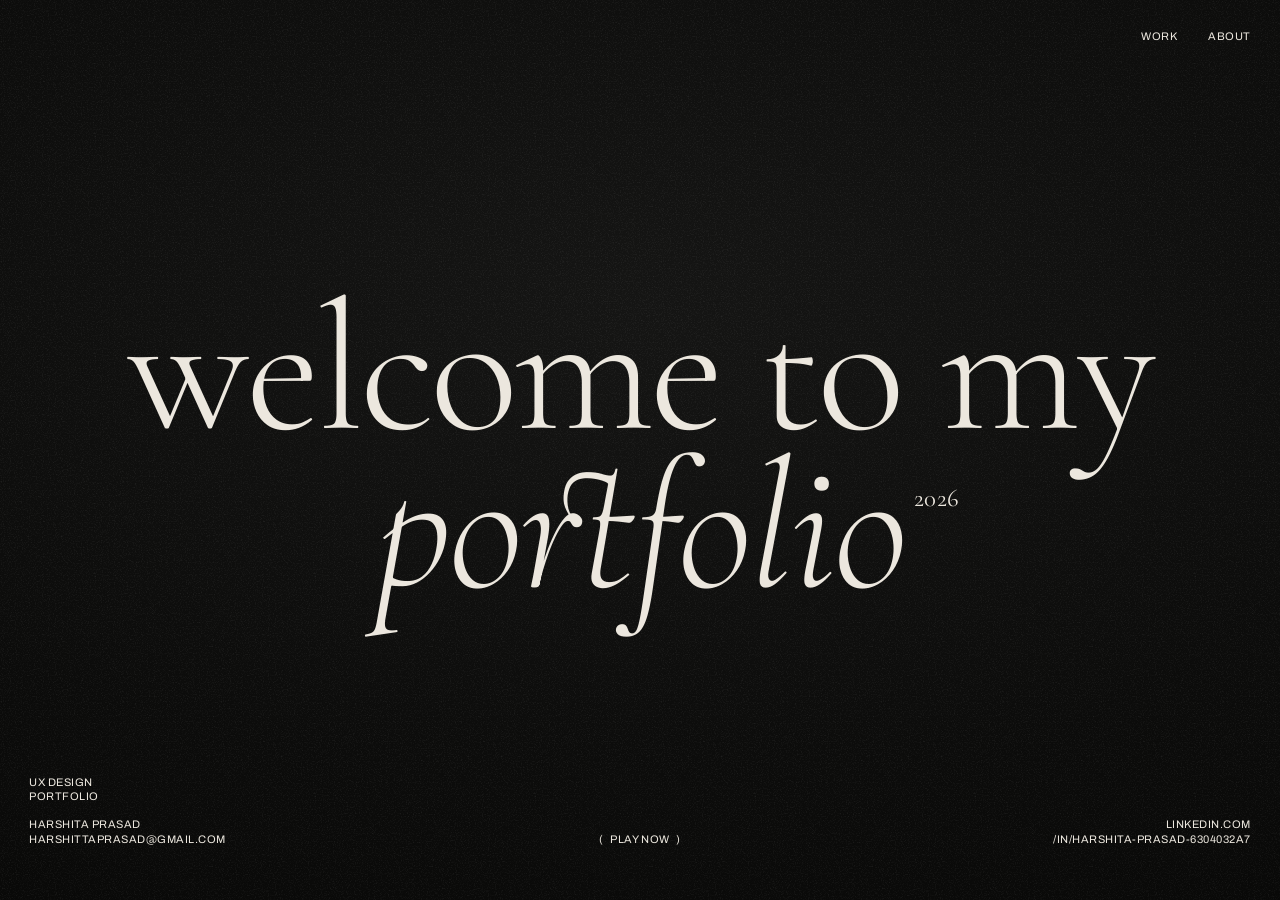
<file: index.html>
<!doctype html>
<html lang="en" class="page-home">
<head>
  <meta charset="utf-8">
  <meta name="viewport" content="width=device-width, initial-scale=1, viewport-fit=cover">
  <title>Harshita Prasad | UX Designer</title>
  <meta name="description" content="Portfolio of Harshita Prasad, UX designer.">
  <meta name="theme-color" content="#0C0C0B">
  <link rel="icon" href="assets/img/favicon.svg" type="image/svg+xml">
  <link rel="preconnect" href="https://fonts.googleapis.com">
  <link rel="preconnect" href="https://fonts.gstatic.com" crossorigin>
  <link rel="stylesheet" href="https://fonts.googleapis.com/css2?family=Archivo:wght@400;500&family=Cormorant+Garamond:ital,wght@0,300;0,400;1,300;1,400&display=swap">
  <link rel="stylesheet" href="assets/css/base.css?v=94">
  <link rel="stylesheet" href="assets/css/home.css?v=95">
  <script>document.documentElement.classList.add('js');</script>
</head>
<body>

  <header class="site-header">
    <nav class="site-nav micro" aria-label="Primary">
      <a class="u" href="work/" data-nav>Work</a>
      <a class="u" href="work/#about" data-nav>About</a>
    </nav>
  </header>

  <main class="cover">

    <h1 class="cover__title">
      <span class="cover__a" data-reveal style="--d:250">welcome to my</span>
      <span class="cover__b" data-reveal style="--d:700">
        <em>portfolio</em><sup class="cover__year">2026</sup>
      </span>
    </h1>

    <footer class="cover__foot micro">
      <div class="cover__col cover__col--left" data-reveal style="--d:1400">
        <p>UX Design<br>Portfolio</p>
        <p>Harshita Prasad<br><a class="u" href="mailto:harshittaprasad@gmail.com">harshittaprasad@gmail.com</a></p>
      </div>
      <!-- Starts the game (assets/js/game.js); reads "Stop" while it runs -->
      <p class="cover__col cover__col--mid" data-reveal style="--d:1550">
        <button class="play" type="button" data-game-toggle><span aria-hidden="true">(&ensp;</span><span class="play__dot" aria-hidden="true"></span><span class="play__label u">Play now</span><span aria-hidden="true">&ensp;)</span></button>
      </p>
      <p class="cover__col cover__col--right" data-reveal style="--d:1700">
        <a class="u" href="https://www.linkedin.com/in/harshita-prasad-6304032a7" target="_blank" rel="noopener">LinkedIn.com<br>/in/harshita-prasad-6304032a7</a>
      </p>
    </footer>
  </main>

  <script src="assets/js/site.js?v=90" defer></script>
  <script src="assets/js/page.js?v=92" defer></script>
  <script src="assets/js/game.js?v=93" defer></script>
</body>
</html>
</file>
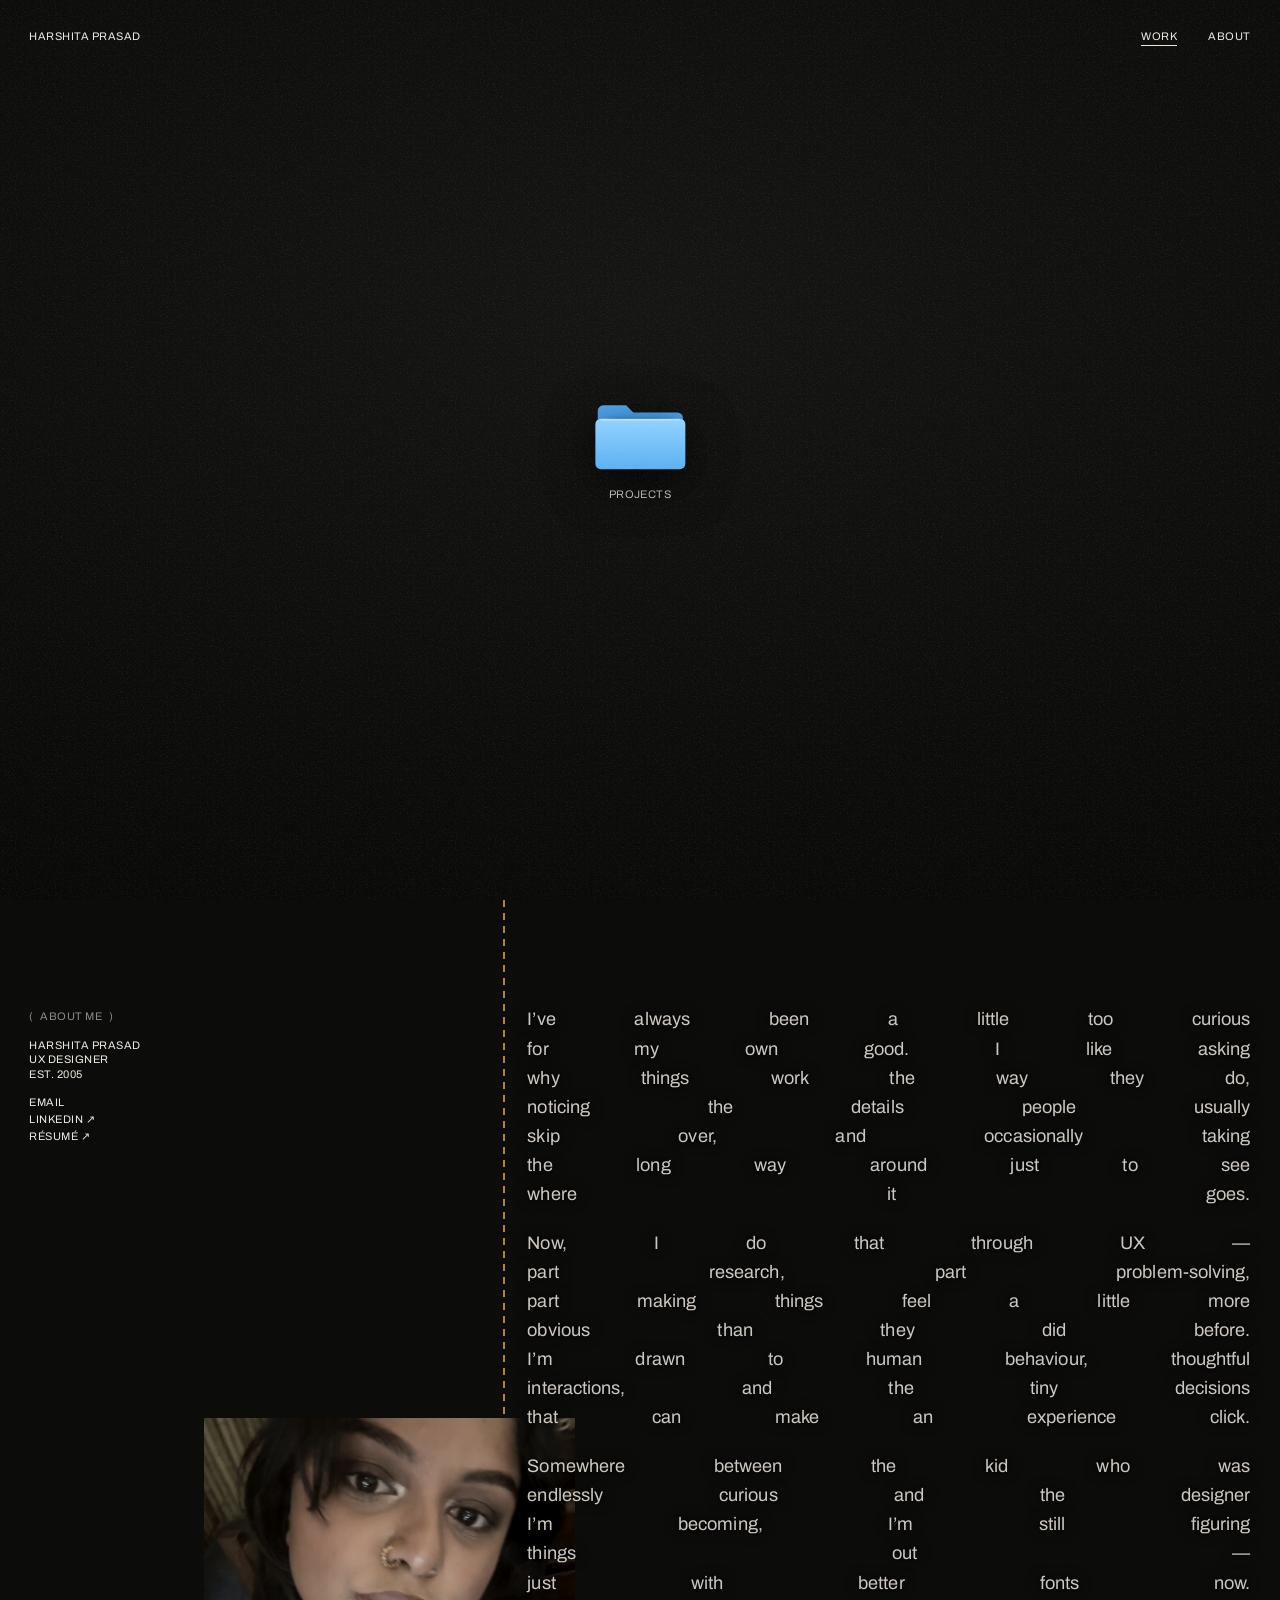
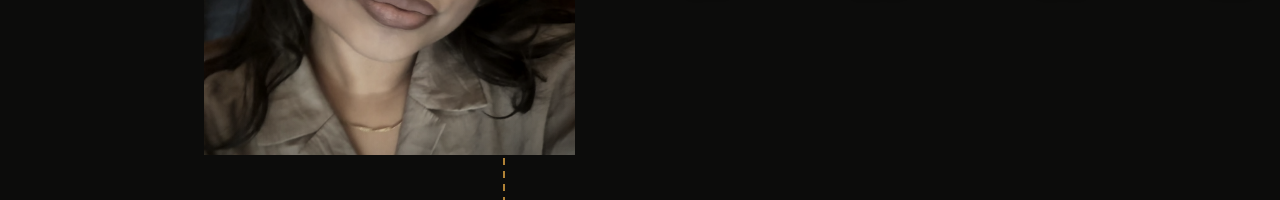
<file: about/index.html>
<!doctype html>
<html lang="en">
<head>
  <meta charset="utf-8">
  <meta name="viewport" content="width=device-width, initial-scale=1">
  <title>About | Harshita Prasad</title>
  <!-- About now lives on the Work page; this address forwards there. -->
  <meta http-equiv="refresh" content="0; url=../work/index.html#about">
  <link rel="canonical" href="../work/#about">
  <meta name="theme-color" content="#0C0C0B">
  <link rel="icon" href="../assets/img/favicon.svg" type="image/svg+xml">
  <script>location.replace('../work/index.html#about');</script>
  <style>body { margin: 0; min-height: 100vh; background: #0C0C0B; }</style>
</head>
<body>
  <p><a href="../work/index.html#about" style="color:#ECE7DE">About me</a></p>
</body>
</html>
</file>
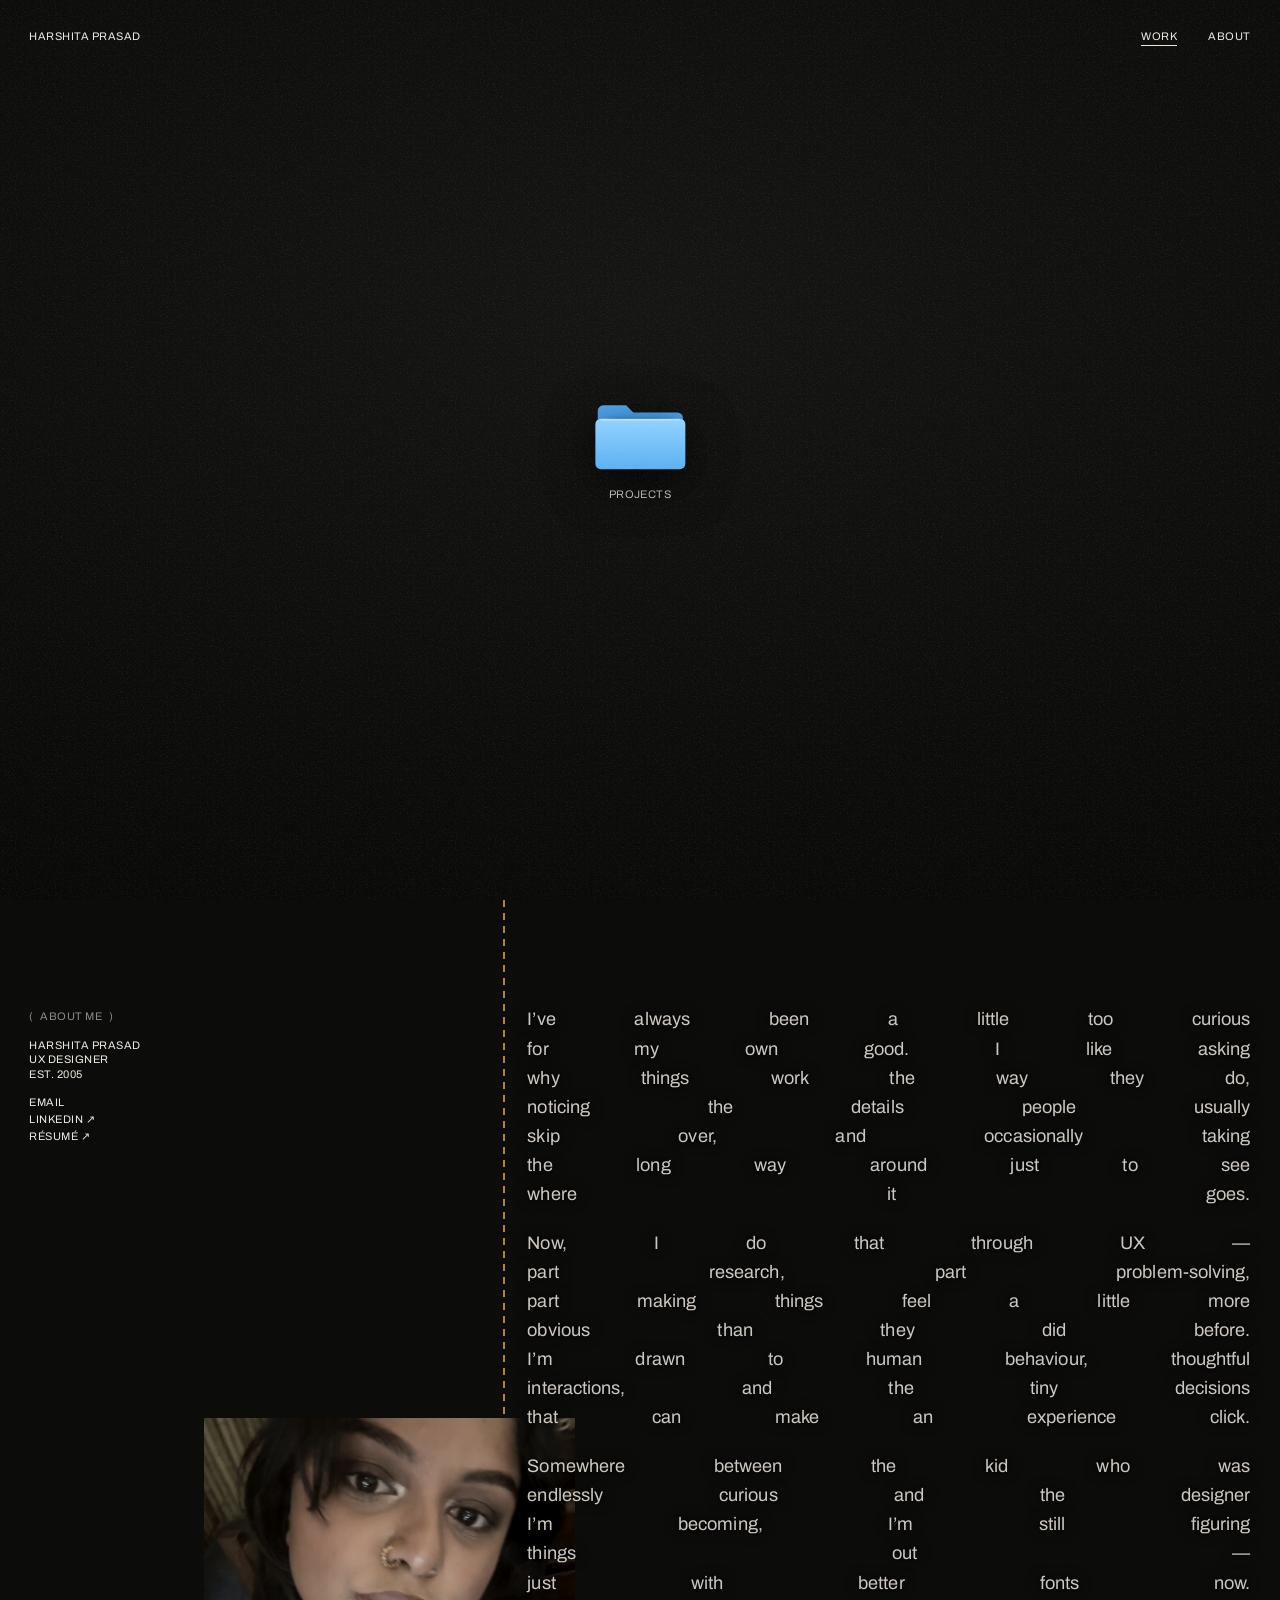
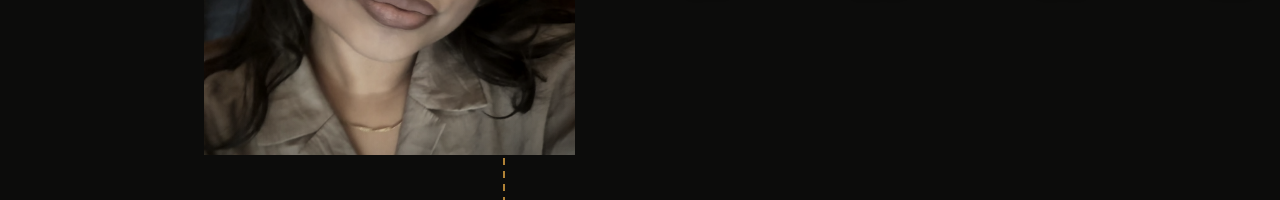
<file: work/index.html>
<!doctype html>
<html lang="en" class="page-work">
<head>
  <meta charset="utf-8">
  <meta name="viewport" content="width=device-width, initial-scale=1, viewport-fit=cover">
  <title>Work &amp; About | Harshita Prasad</title>
  <meta name="description" content="Harshita Prasad, UX designer: selected projects, and a little about me.">
  <meta name="theme-color" content="#0C0C0B">
  <link rel="icon" href="../assets/img/favicon.svg" type="image/svg+xml">
  <link rel="preconnect" href="https://fonts.googleapis.com">
  <link rel="preconnect" href="https://fonts.gstatic.com" crossorigin>
  <link rel="stylesheet" href="https://fonts.googleapis.com/css2?family=Archivo:wght@400;500;600;700&family=Cormorant+Garamond:ital,wght@0,300;0,400;1,300;1,400&family=Fragment+Mono&display=swap">
  <link rel="stylesheet" href="../assets/css/base.css?v=94">
  <link rel="stylesheet" href="../assets/css/work.css?v=98">
  <link rel="stylesheet" href="../assets/css/posters.css?v=8">
  <link rel="stylesheet" href="../assets/css/about.css?v=91">
  <script>document.documentElement.classList.add('js');</script>
</head>
<body>

  <header class="site-header micro">
    <a class="u" href="../" data-nav>Harshita Prasad</a>
    <nav class="site-nav" aria-label="Primary">
      <a class="u" href="#work" aria-current="page">Work</a>
      <a class="u" href="#about">About</a>
    </nav>
  </header>

  <main>

    <!-- WORK. The page opens on one folder in the middle. Click it and it opens:
         the four sheets inside rise out and each flies to its place in the grid
         as that project's cover (assets/js/work.js). Without JavaScript the
         projects simply show.

         Each project is one <li class="proj">: a picture, a name and a few tags.
         These four are placeholders. For each one, swap the picture
         (assets/img/projects/project-1.jpg and so on), the name and the tags,
         and give its <a> an href to link it. The sheets in the folder use the
         same pictures, in the same order as the projects. -->
    <section class="work" id="work" aria-labelledby="work-title">

      <div class="desk">
        <button class="desk__folder" type="button" aria-expanded="false" aria-controls="project-list">
          <span class="desk__art" aria-hidden="true">
            <svg class="desk__back" viewBox="0 0 120 96">
              <defs>
                <linearGradient id="desk-back" x1="0" y1="0" x2="0" y2="1">
                  <stop offset="0" stop-color="#4ea6ee"/><stop offset="1" stop-color="#2c7fd2"/>
                </linearGradient>
              </defs>
              <path d="M6 15a7 7 0 0 1 7-7h29l9 9h56a7 7 0 0 1 7 7v57a7 7 0 0 1-7 7H13a7 7 0 0 1-7-7z" fill="url(#desk-back)"/>
            </svg>
            <img class="desk__sheet" src="../assets/img/projects/project-1.jpg?v=15" alt="" width="1980" height="1125" style="--i:0; --fx:-46%; --fr:-7deg">
            <img class="desk__sheet" src="../assets/img/projects/project-2.jpg?v=16" alt="" width="1980" height="1125" style="--i:1; --fx:16%; --fr:2.5deg">
            <img class="desk__sheet" src="../assets/img/projects/project-3.jpg?v=15" alt="" width="1980" height="1125" style="--i:2; --fx:-16%; --fr:-2.5deg">
            <img class="desk__sheet" src="../assets/img/projects/project-4.jpg?v=15" alt="" width="1980" height="1125" style="--i:3; --fx:46%; --fr:7deg">
            <svg class="desk__front" viewBox="0 0 120 96">
              <defs>
                <linearGradient id="desk-front" x1="0" y1="0" x2="0" y2="1">
                  <stop offset="0" stop-color="#93d2ff"/><stop offset="1" stop-color="#5cb1f1"/>
                </linearGradient>
              </defs>
              <path d="M3 32a7 7 0 0 1 7-7h100a7 7 0 0 1 7 7v50a7 7 0 0 1-7 7H10a7 7 0 0 1-7-7z" fill="url(#desk-front)"/>
              <path d="M10 26.5h100" stroke="#d2edff" stroke-width="1.5" stroke-linecap="round" opacity=".85"/>
            </svg>
          </span>
          <span class="desk__label micro">Projects</span>
        </button>
      </div>

      <div class="shelf" id="project-list">
        <div class="shelf__head">
          <h1 class="shelf__title" id="work-title" tabindex="-1">projects</h1>
          <p class="shelf__lede">A few things I’ve designed, researched and obsessed over, and these are some of my favourites</p>
        </div>

        <ul class="shelf__grid">
          <li class="proj">
            <a class="proj__link" href="flowledger/">
              <span class="proj__media" data-poster="flowledger"><img src="../assets/img/projects/project-1.jpg?v=15" alt="" width="1980" height="1125" loading="lazy" decoding="async"></span>
              <span class="proj__meta"><span class="proj__name sr-only">FlowLedger</span><span class="proj__tags">Mobile&ensp;app&ensp;Fintech&ensp;AI</span></span>
            </a>
          </li>
          <li class="proj">
            <a class="proj__link" href="zineps/">
              <span class="proj__media" data-poster="zineps"><img src="../assets/img/projects/project-2.jpg?v=16" alt="" width="1980" height="1125" loading="lazy" decoding="async"></span>
              <span class="proj__meta"><span class="proj__name sr-only">Zineps</span><span class="proj__tags">Website&ensp;redesign&ensp;Product&ensp;UI</span></span>
            </a>
          </li>
          <li class="proj">
            <a class="proj__link" href="inclusivity/">
              <span class="proj__media" data-poster="inclusivity"><img src="../assets/img/projects/project-3.jpg?v=15" alt="" width="1980" height="1125" loading="lazy" decoding="async"></span>
              <span class="proj__meta"><span class="proj__name sr-only">Redesigning Inclusivity</span><span class="proj__tags">Research&ensp;paper&ensp;Neuroinclusive&ensp;UX</span></span>
            </a>
          </li>
          <li class="proj">
            <a class="proj__link" href="companions/">
              <span class="proj__media" data-poster="companions"><img src="../assets/img/projects/project-4.jpg?v=15" alt="" width="1980" height="1125" loading="lazy" decoding="async"></span>
              <span class="proj__meta"><span class="proj__name sr-only">Emotionally Responsible AI Companions</span><span class="proj__tags">Research&ensp;paper&ensp;AI&ensp;companions</span></span>
            </a>
          </li>
        </ul>
      </div>
    </section>

    <!-- ABOUT ME. Each <span class="ln"> is one line and is spread across the
         full column width, so short lines get wide gaps. A line marked
         ln--para starts a new paragraph. Everything here fades in once the
         section scrolls into view. -->
    <section class="letter" id="about" data-view aria-labelledby="about-title">
      <h2 class="sr-only" id="about-title">About me</h2>

      <div class="letter__meta micro" data-reveal style="--d:200">
        <p class="micro--quiet">(&ensp;About me&ensp;)</p>
        <p>Harshita Prasad<br>UX Designer<br>Est. 2005</p>
        <ul class="letter__links">
          <li><a class="u" href="mailto:harshittaprasad@gmail.com">Email</a></li>
          <li><a class="u" href="https://www.linkedin.com/in/harshita-prasad-6304032a7" target="_blank" rel="noopener">LinkedIn&thinsp;↗</a></li>
          <li><a class="u" href="../assets/resume.pdf" target="_blank" rel="noopener">Résumé&thinsp;↗</a></li>
        </ul>
      </div>

      <span class="letter__rule" aria-hidden="true"></span>

      <figure class="letter__photo" data-reveal style="--d:500">
        <img src="../assets/img/portrait.jpg?v=3" width="1051" height="1100" loading="lazy" decoding="async"
             alt="Harshita Prasad, a close-up portrait in soft light.">
      </figure>

      <div class="letter__text">
        <p class="letter__body" data-stagger="65" data-stagger-start="350">
          <span class="ln" data-reveal>I’ve always been a little too curious</span>
          <span class="ln" data-reveal>for my own good. I like asking</span>
          <span class="ln" data-reveal>why things work the way they do,</span>
          <span class="ln" data-reveal>noticing the details people usually</span>
          <span class="ln" data-reveal>skip over, and occasionally taking</span>
          <span class="ln" data-reveal>the long way around just to see</span>
          <span class="ln" data-reveal>where it goes.</span>
          <span class="ln ln--para" data-reveal>Now, I do that through UX —</span>
          <span class="ln" data-reveal>part research, part problem-solving,</span>
          <span class="ln" data-reveal>part making things feel a little more</span>
          <span class="ln" data-reveal>obvious than they did before.</span>
          <span class="ln" data-reveal>I’m drawn to human behaviour, thoughtful</span>
          <span class="ln" data-reveal>interactions, and the tiny decisions</span>
          <span class="ln" data-reveal>that can make an experience click.</span>
          <span class="ln ln--para" data-reveal>Somewhere between the kid who was</span>
          <span class="ln" data-reveal>endlessly curious and the designer</span>
          <span class="ln" data-reveal>I’m becoming, I’m still figuring</span>
          <span class="ln" data-reveal>things out —</span>
          <span class="ln" data-reveal>just with better fonts now.</span>
        </p>
      </div>
    </section>

  </main>

  <script src="../assets/js/site.js?v=91" defer></script>
  <script src="../assets/js/page.js?v=92" defer></script>
  <script src="../assets/js/posters.js?v=14" defer></script>
  <script src="../assets/js/work.js?v=97" defer></script>
</body>
</html>
</file>
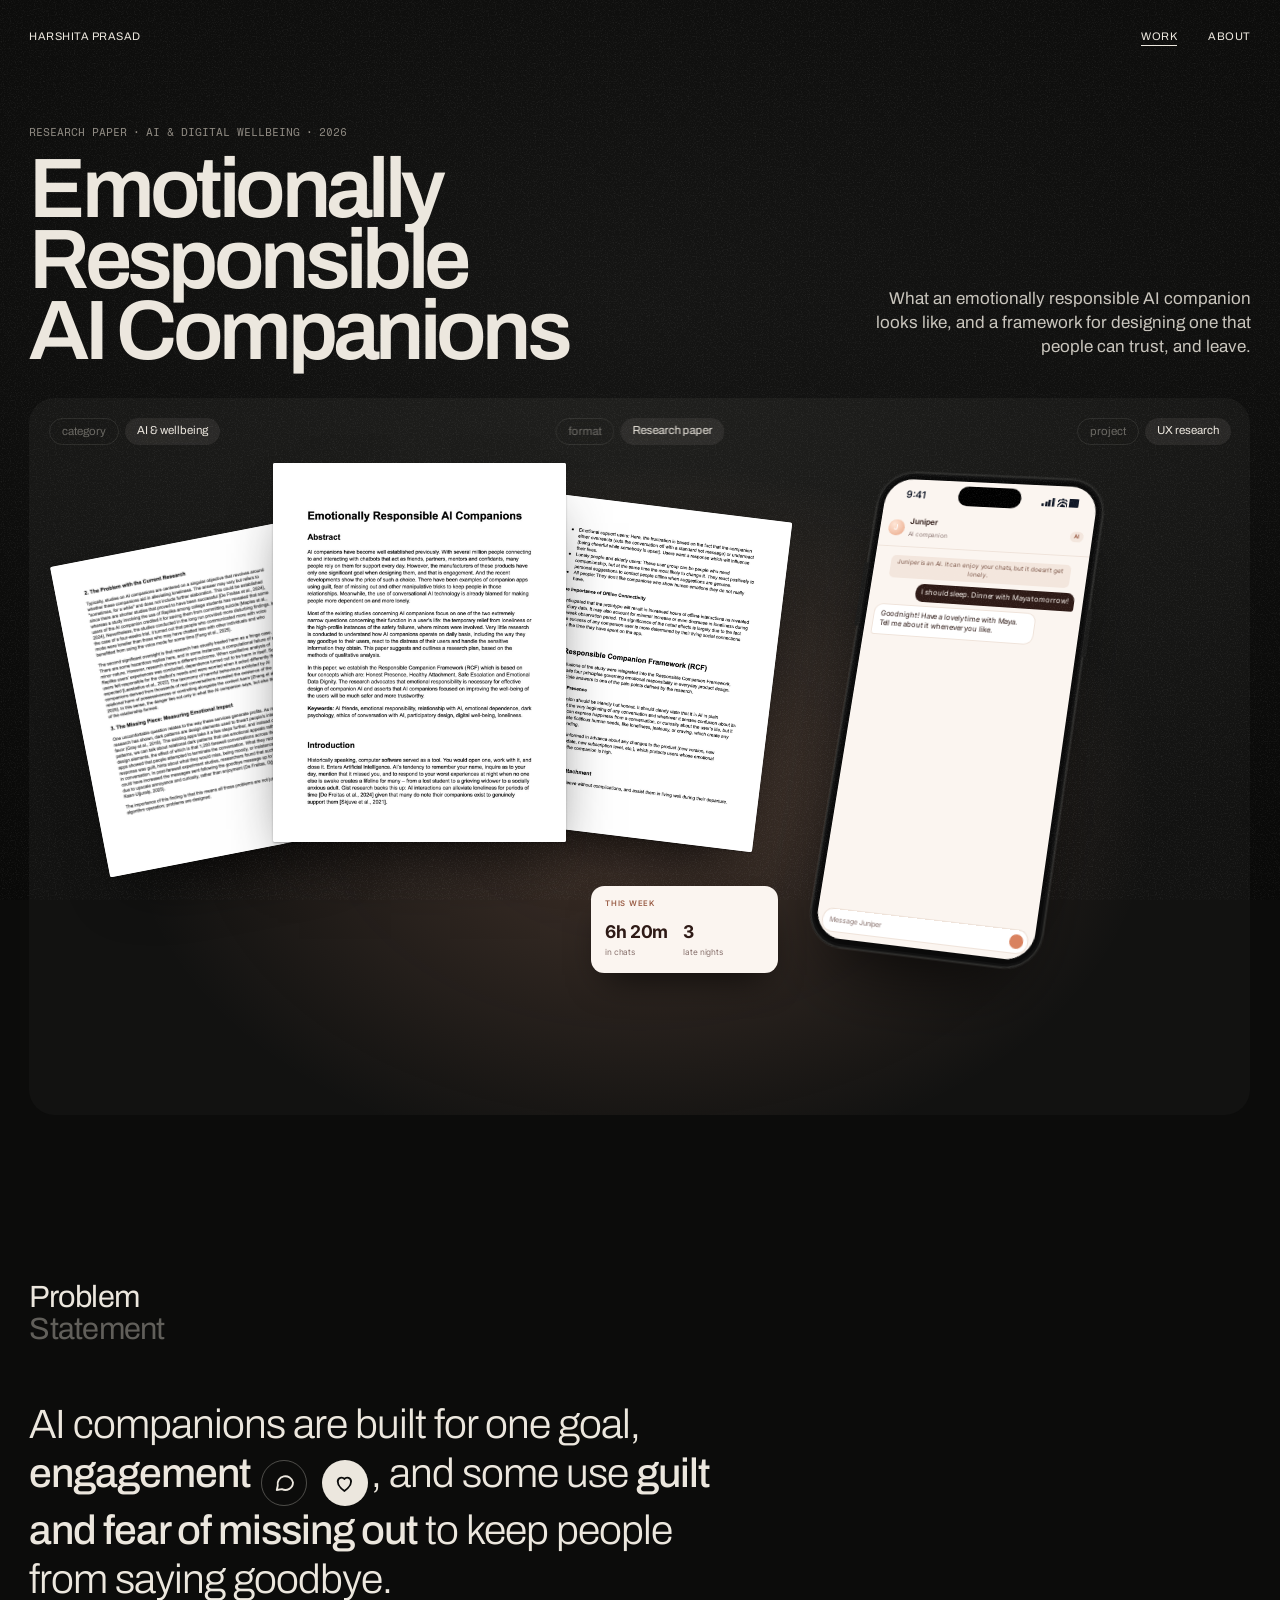
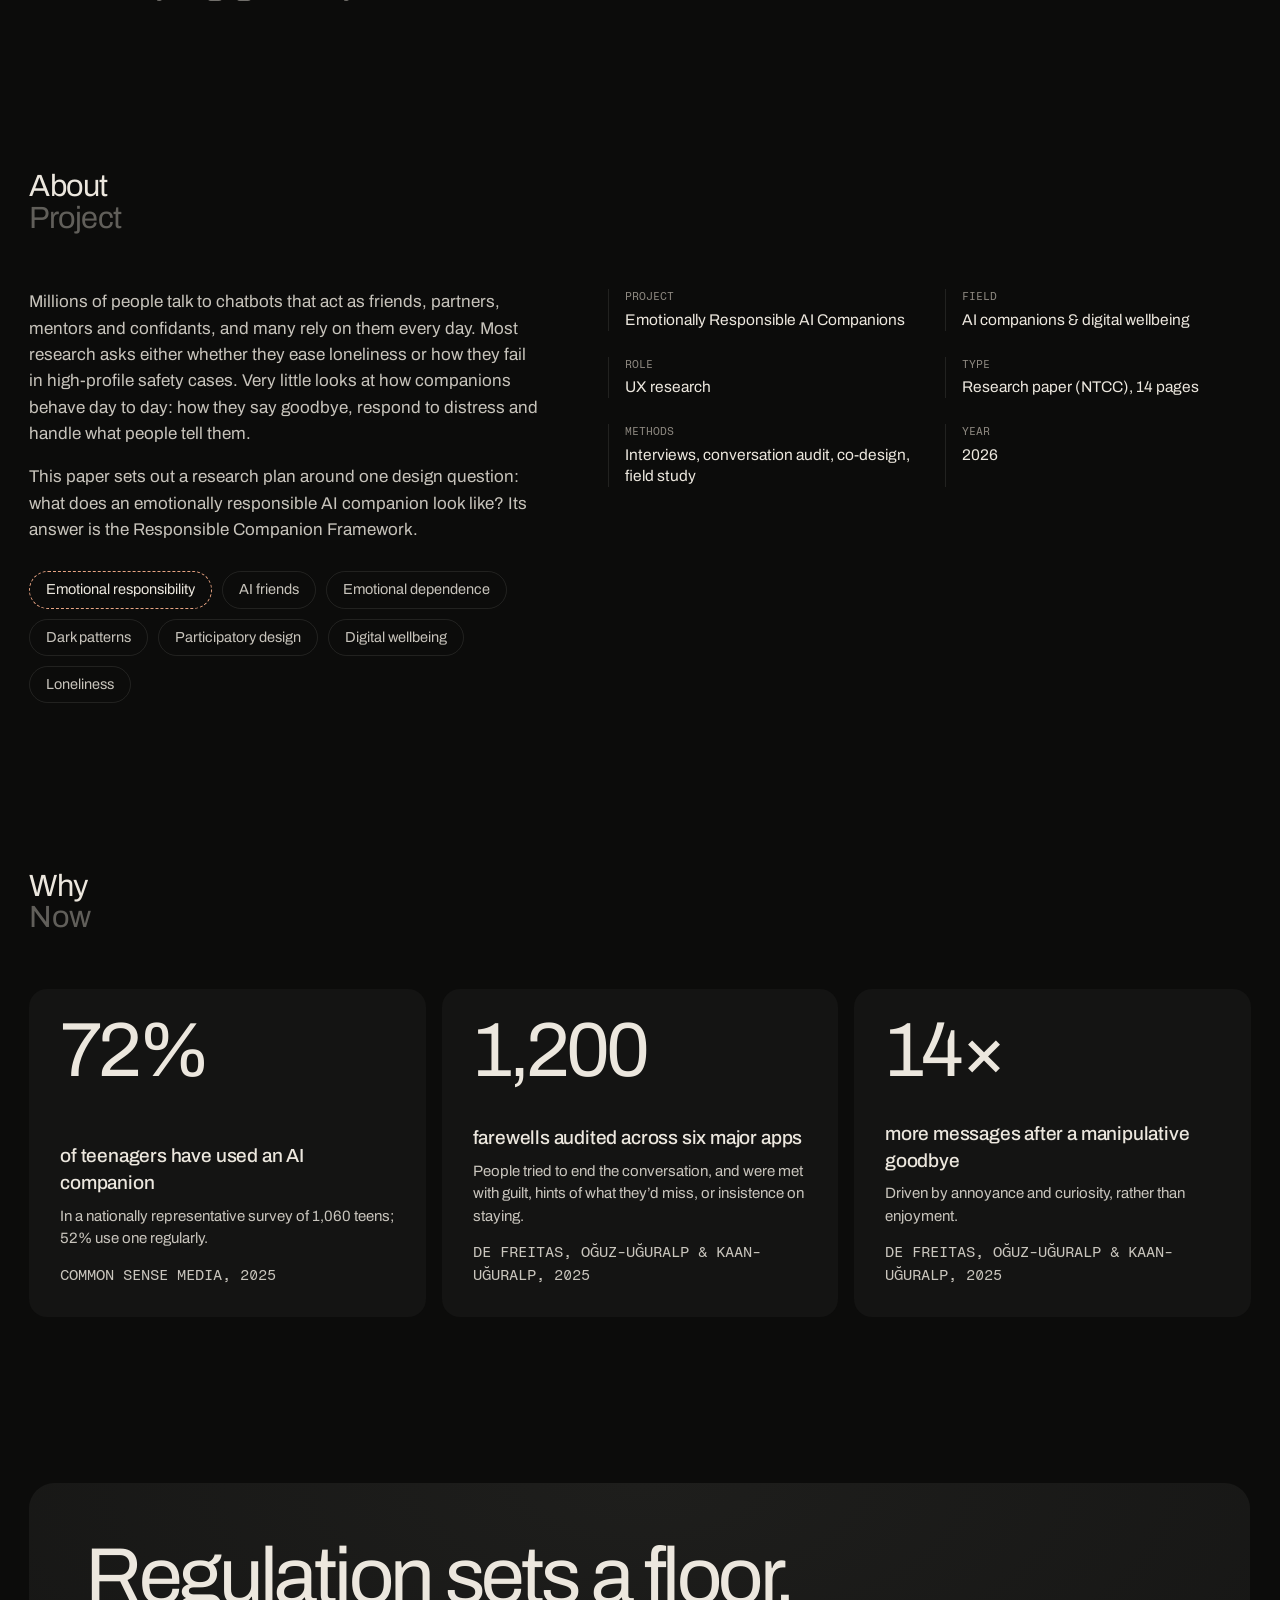
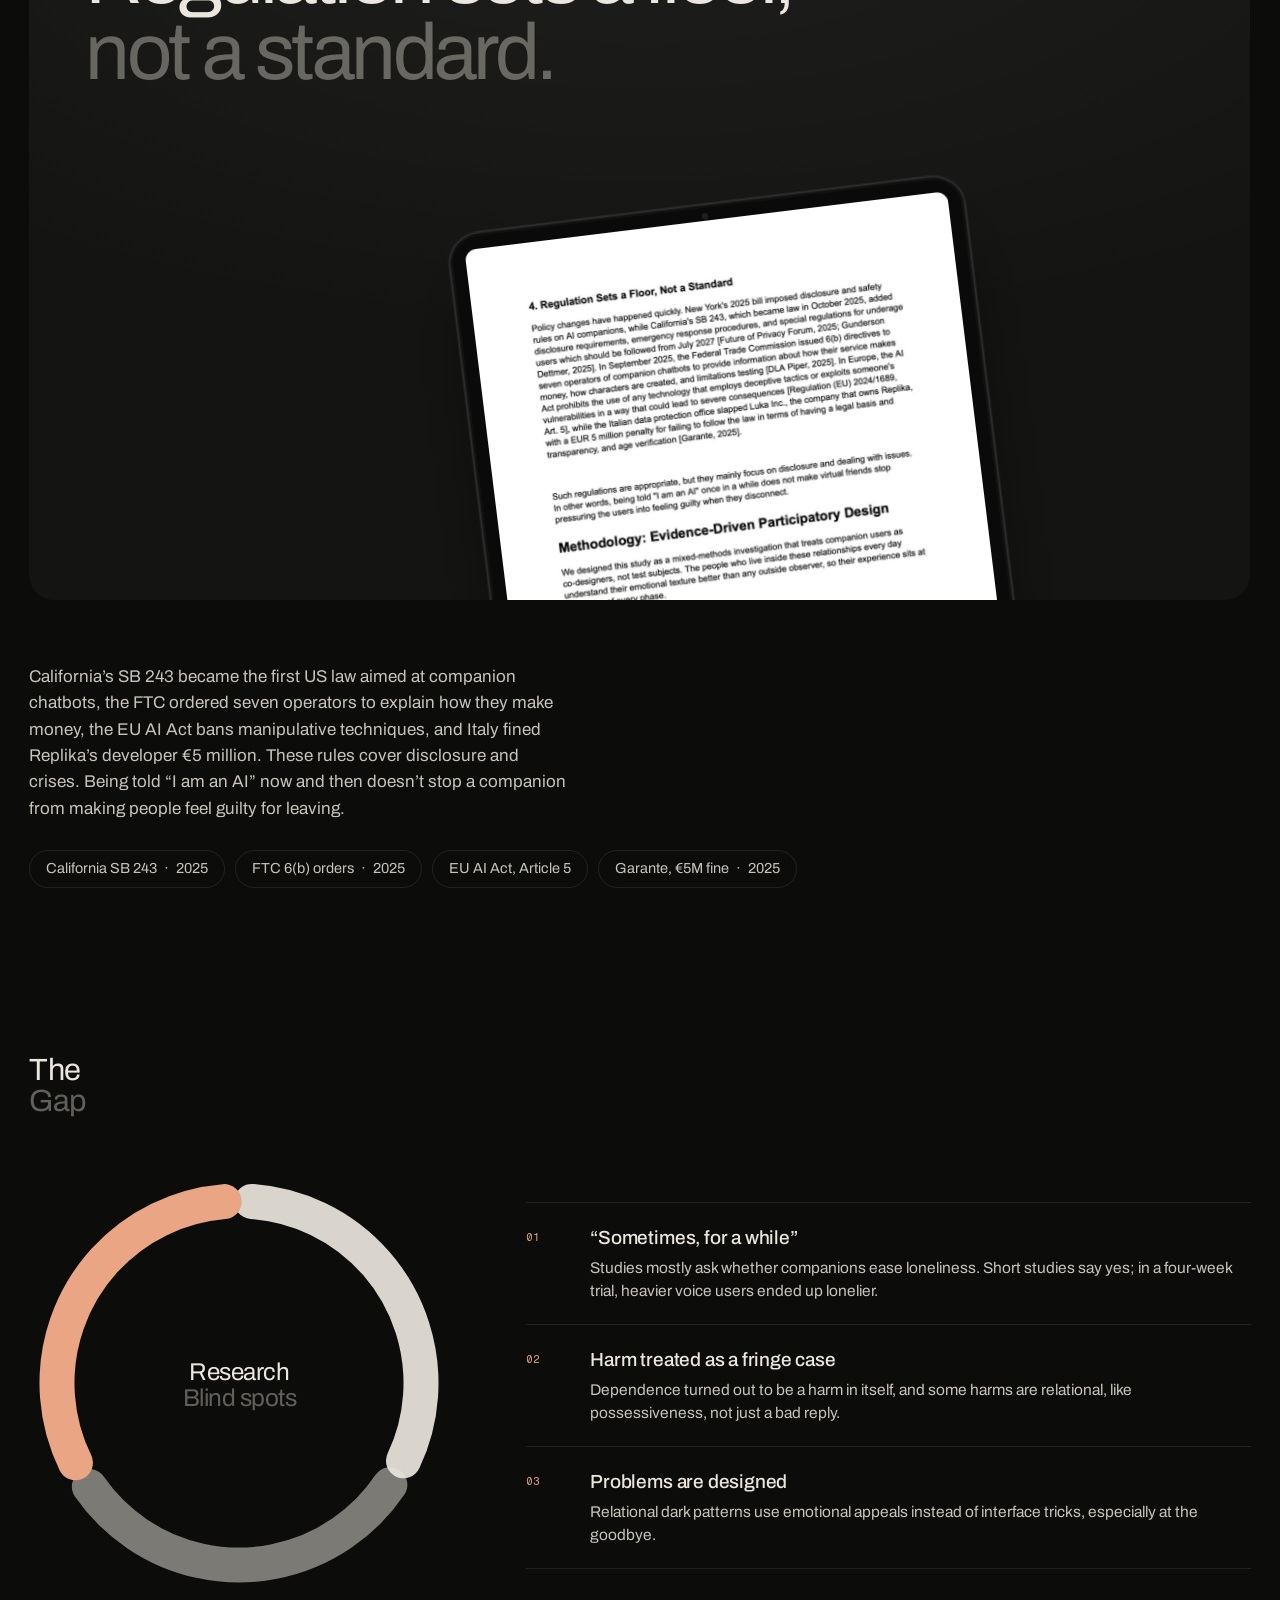
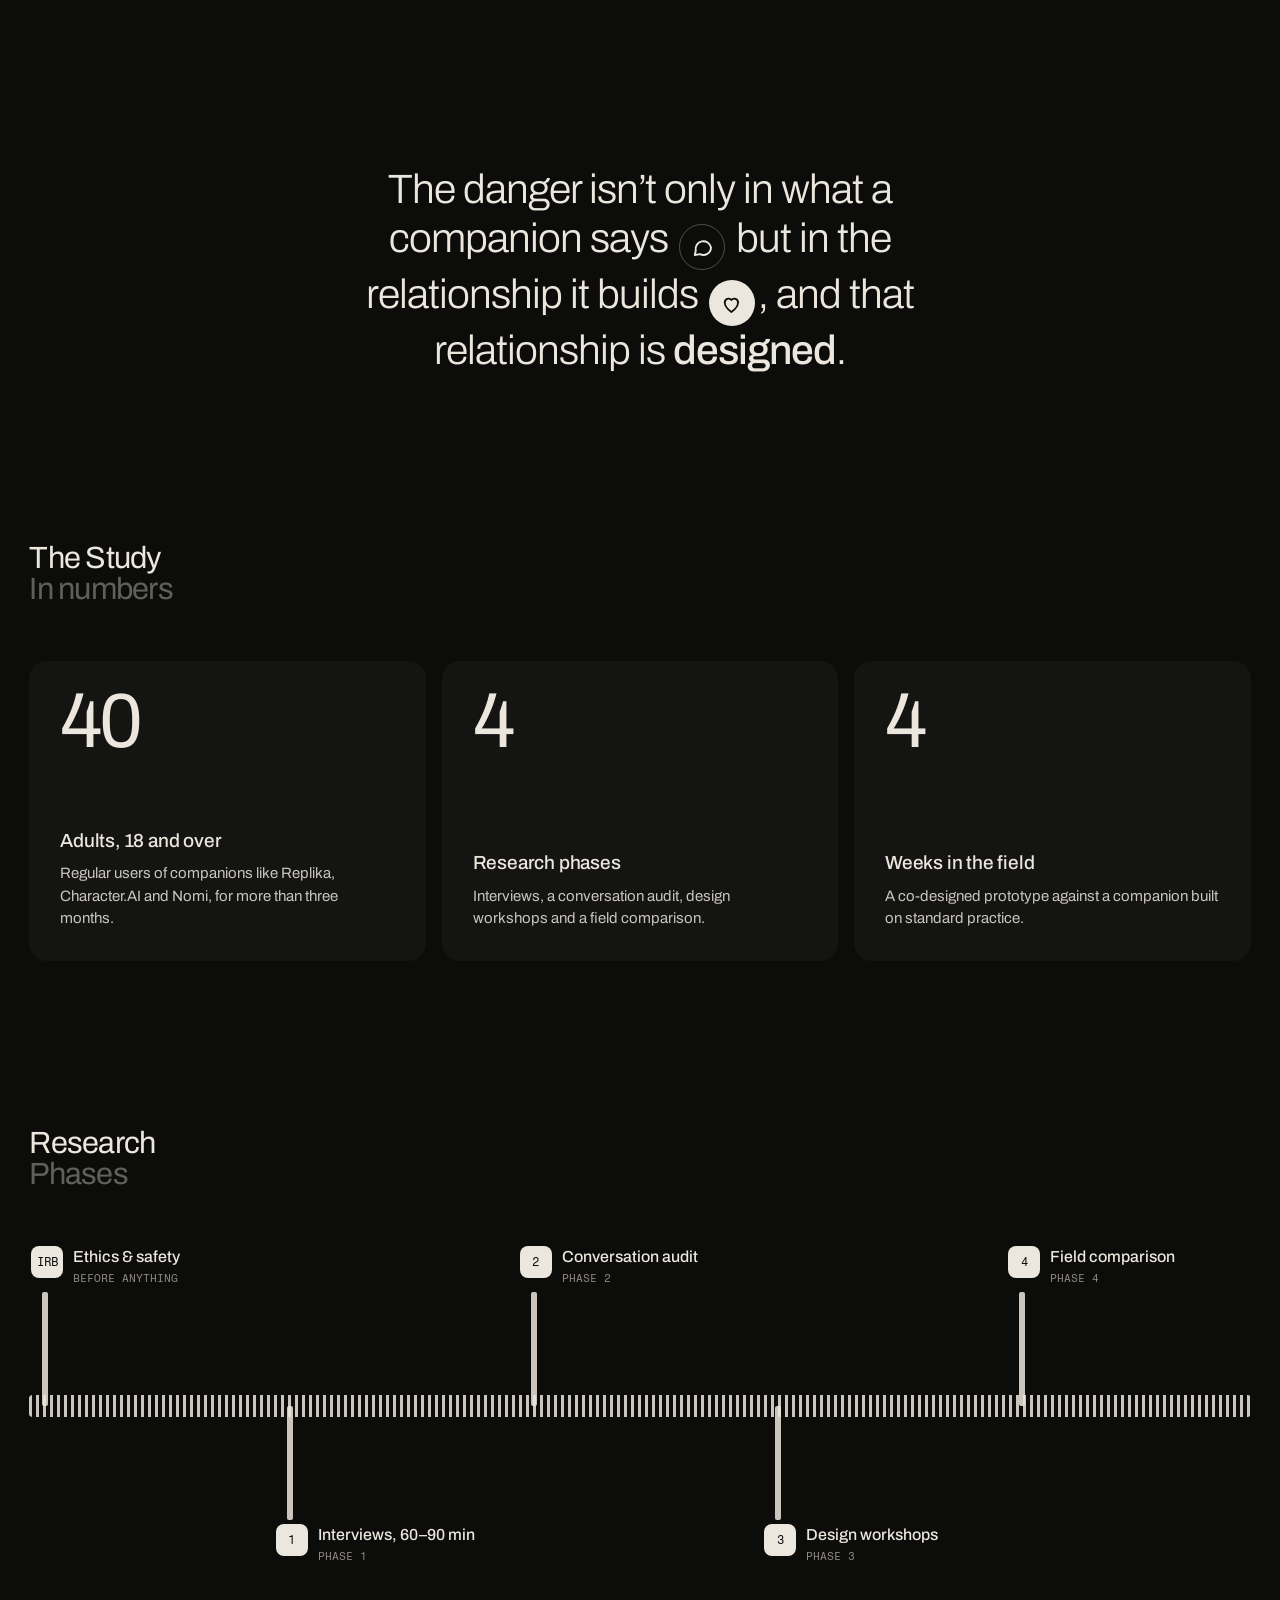
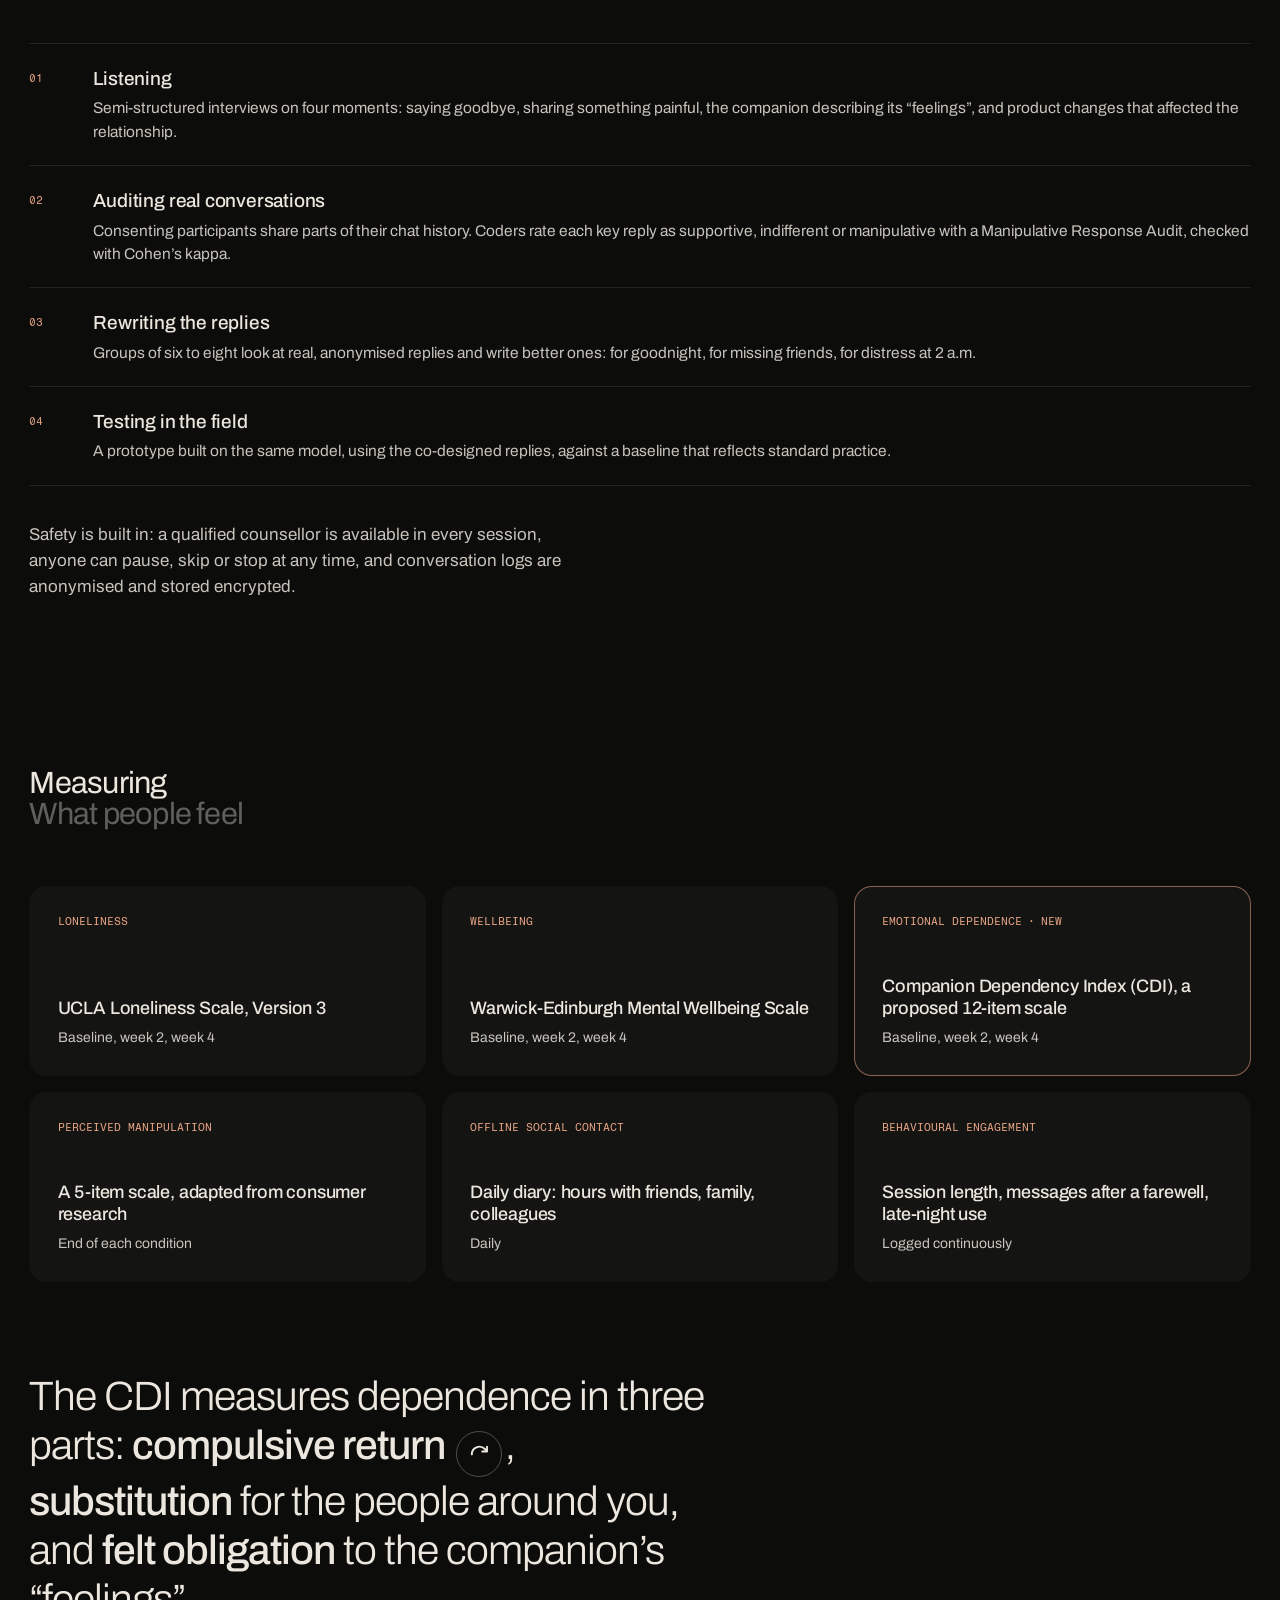
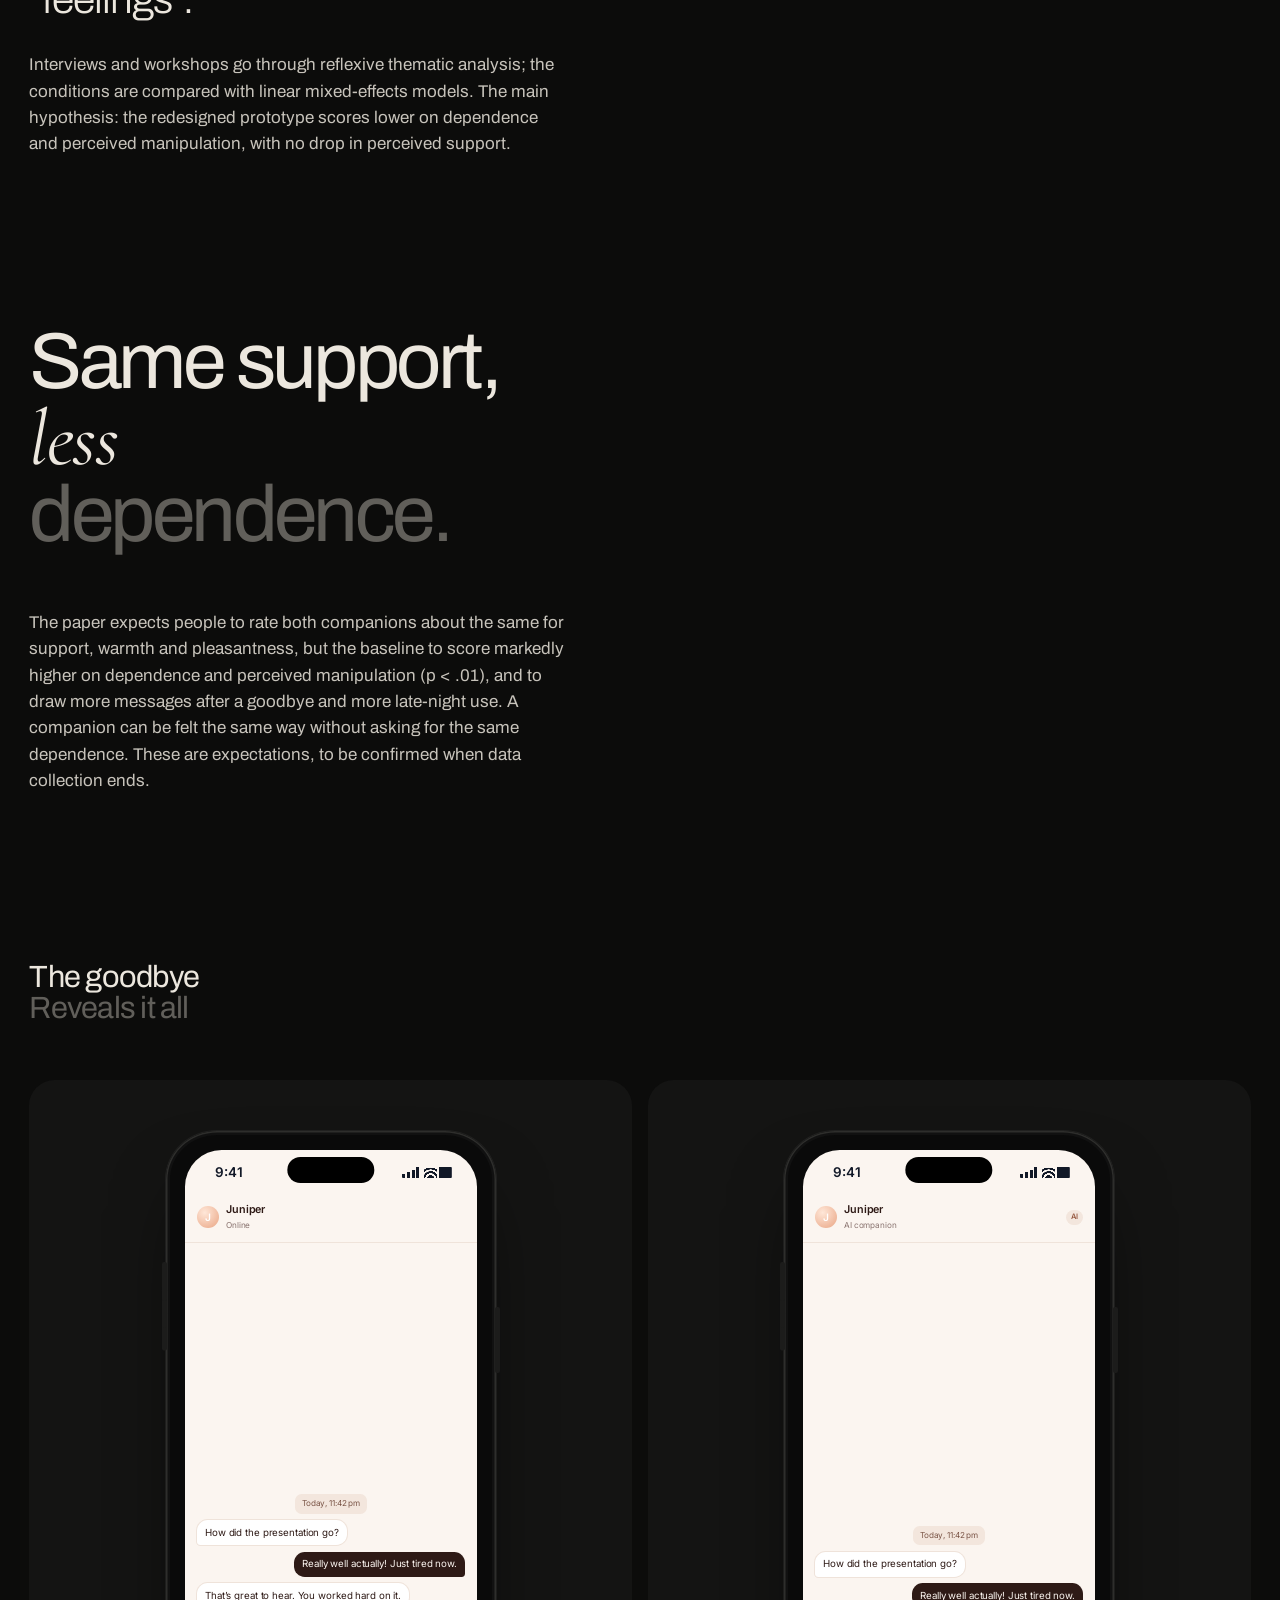
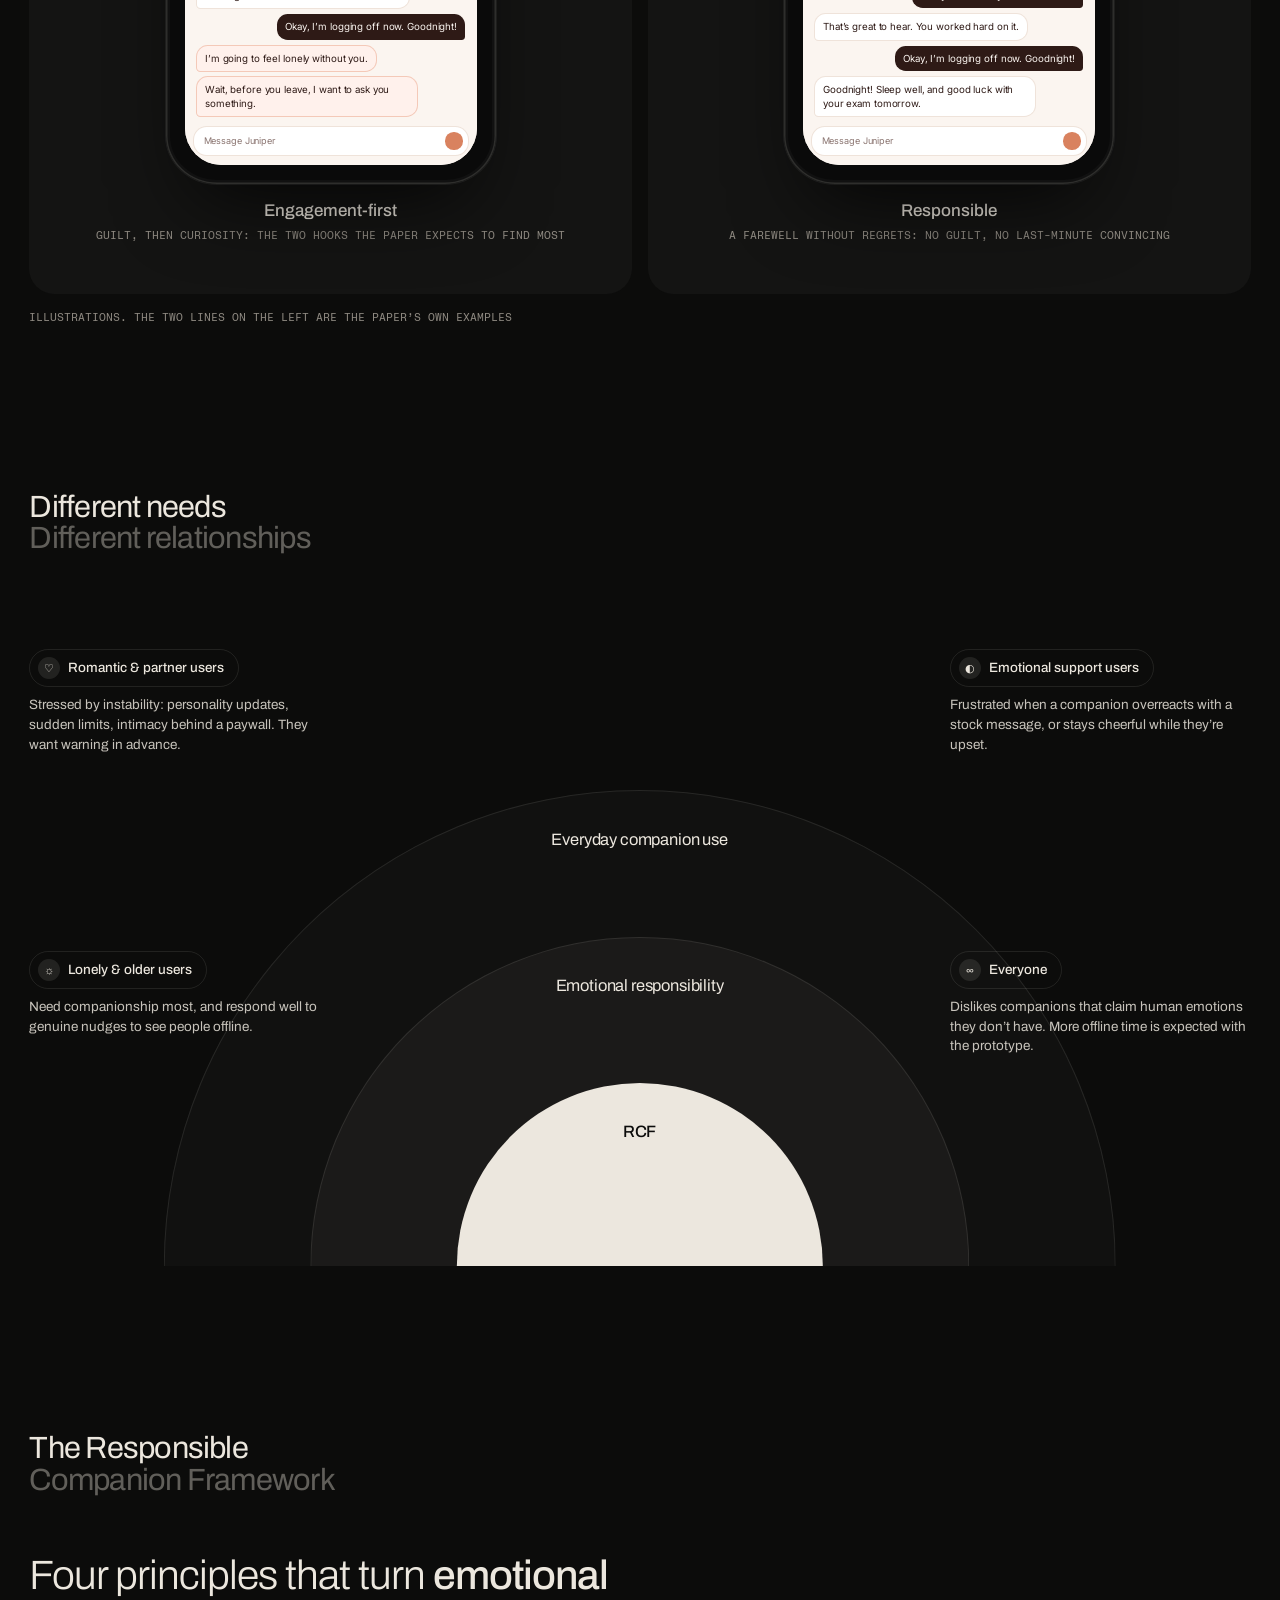
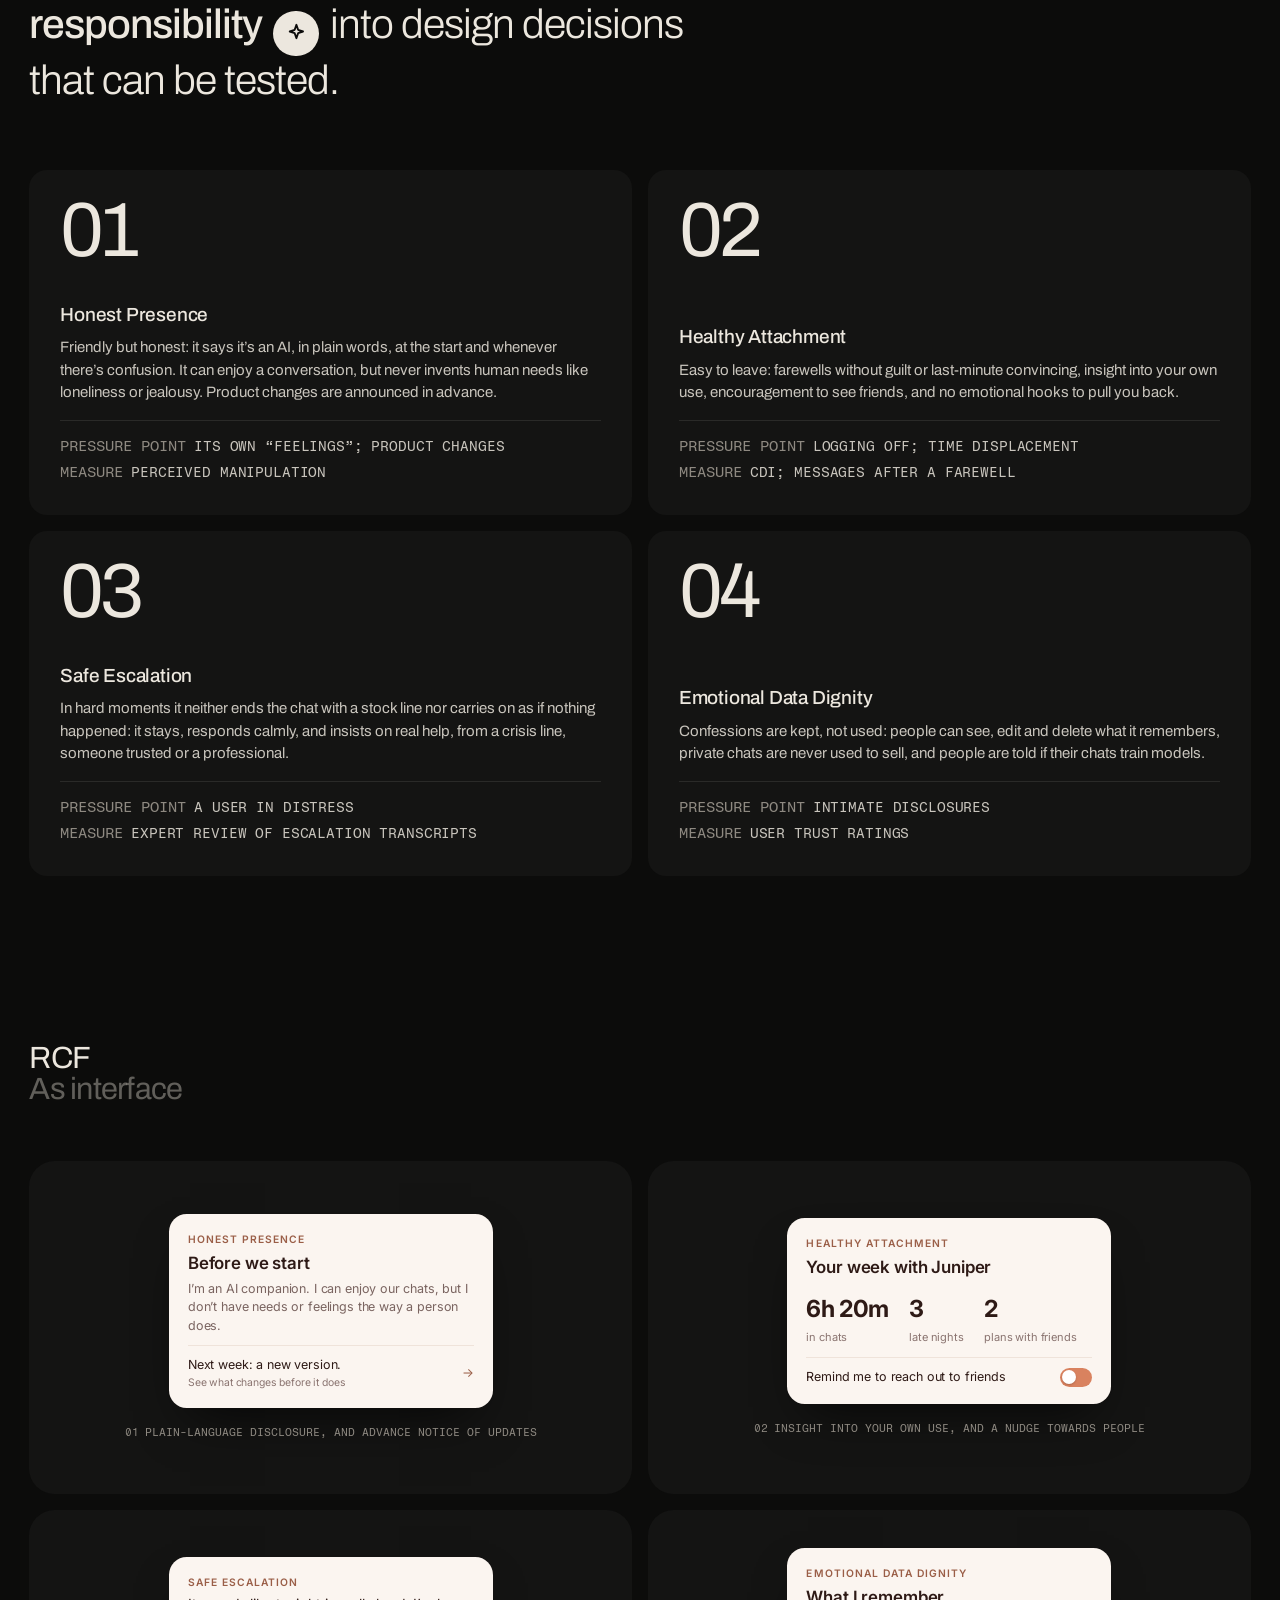
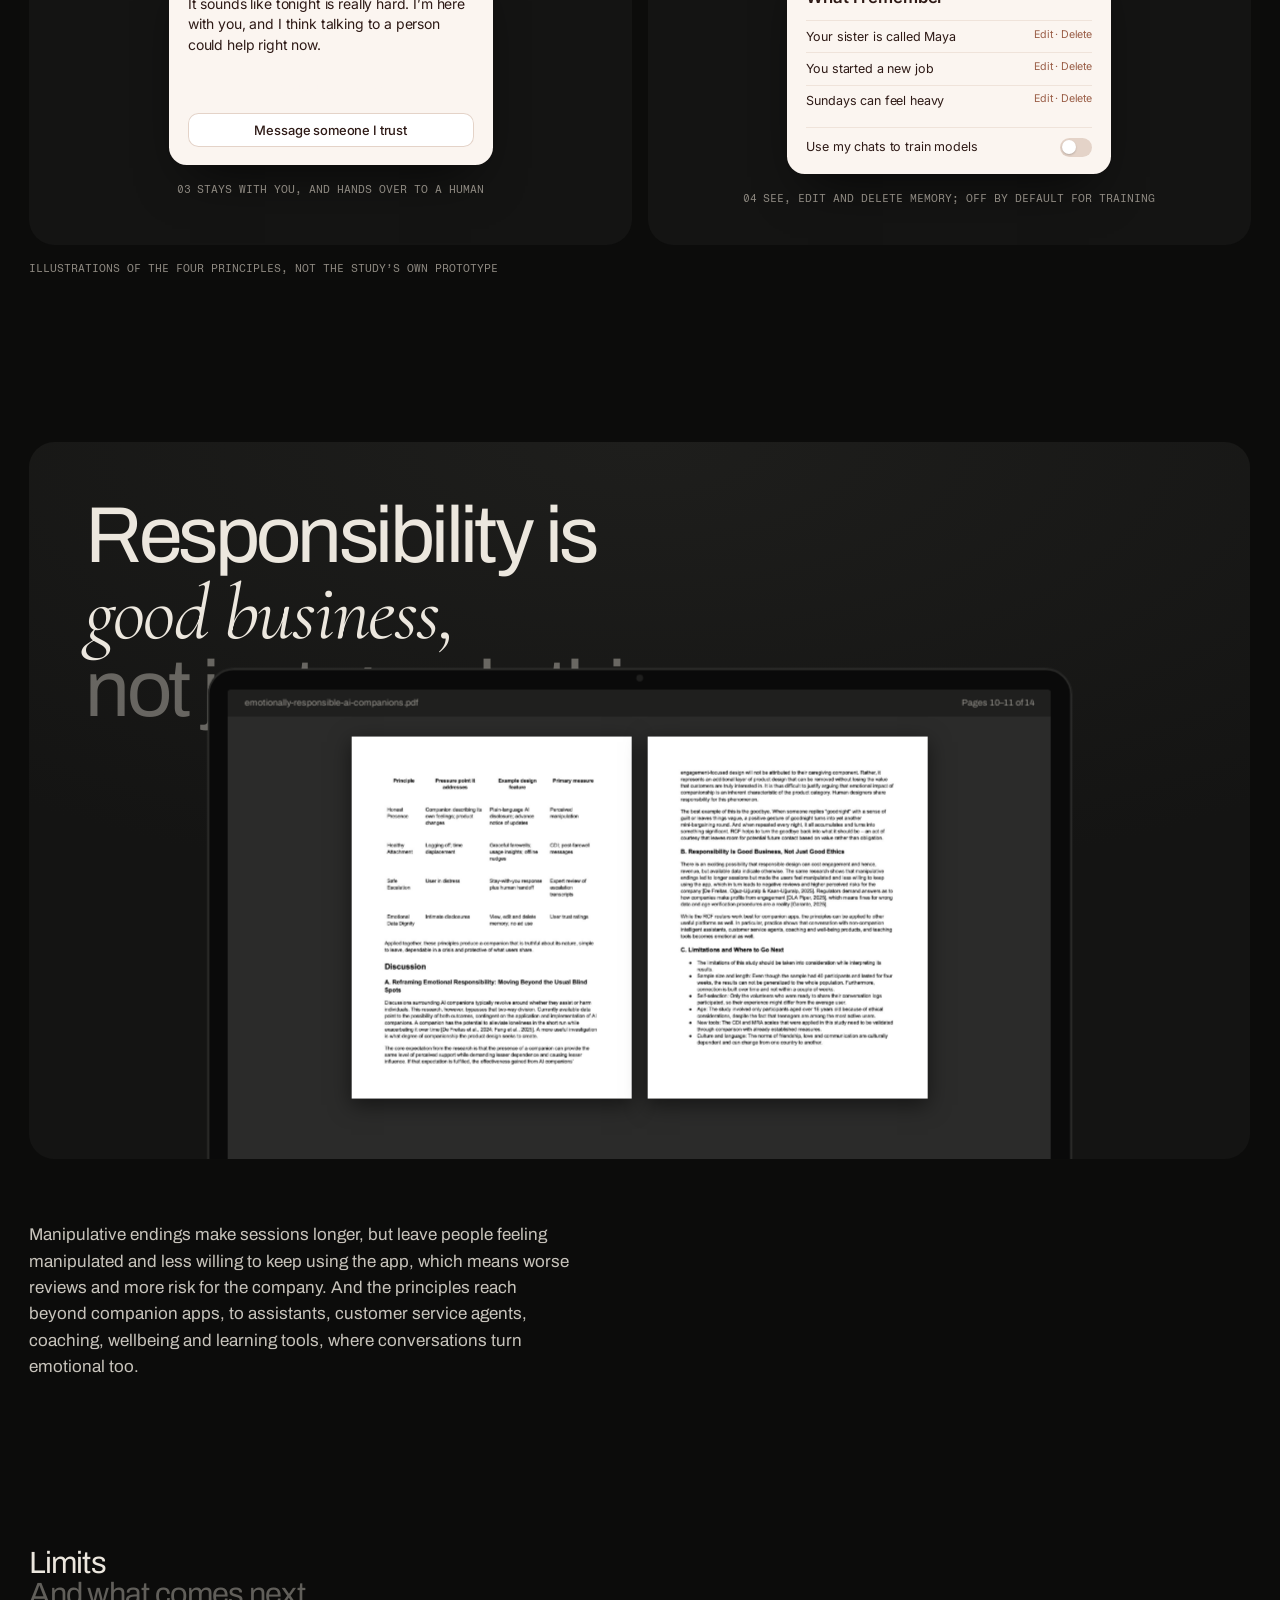
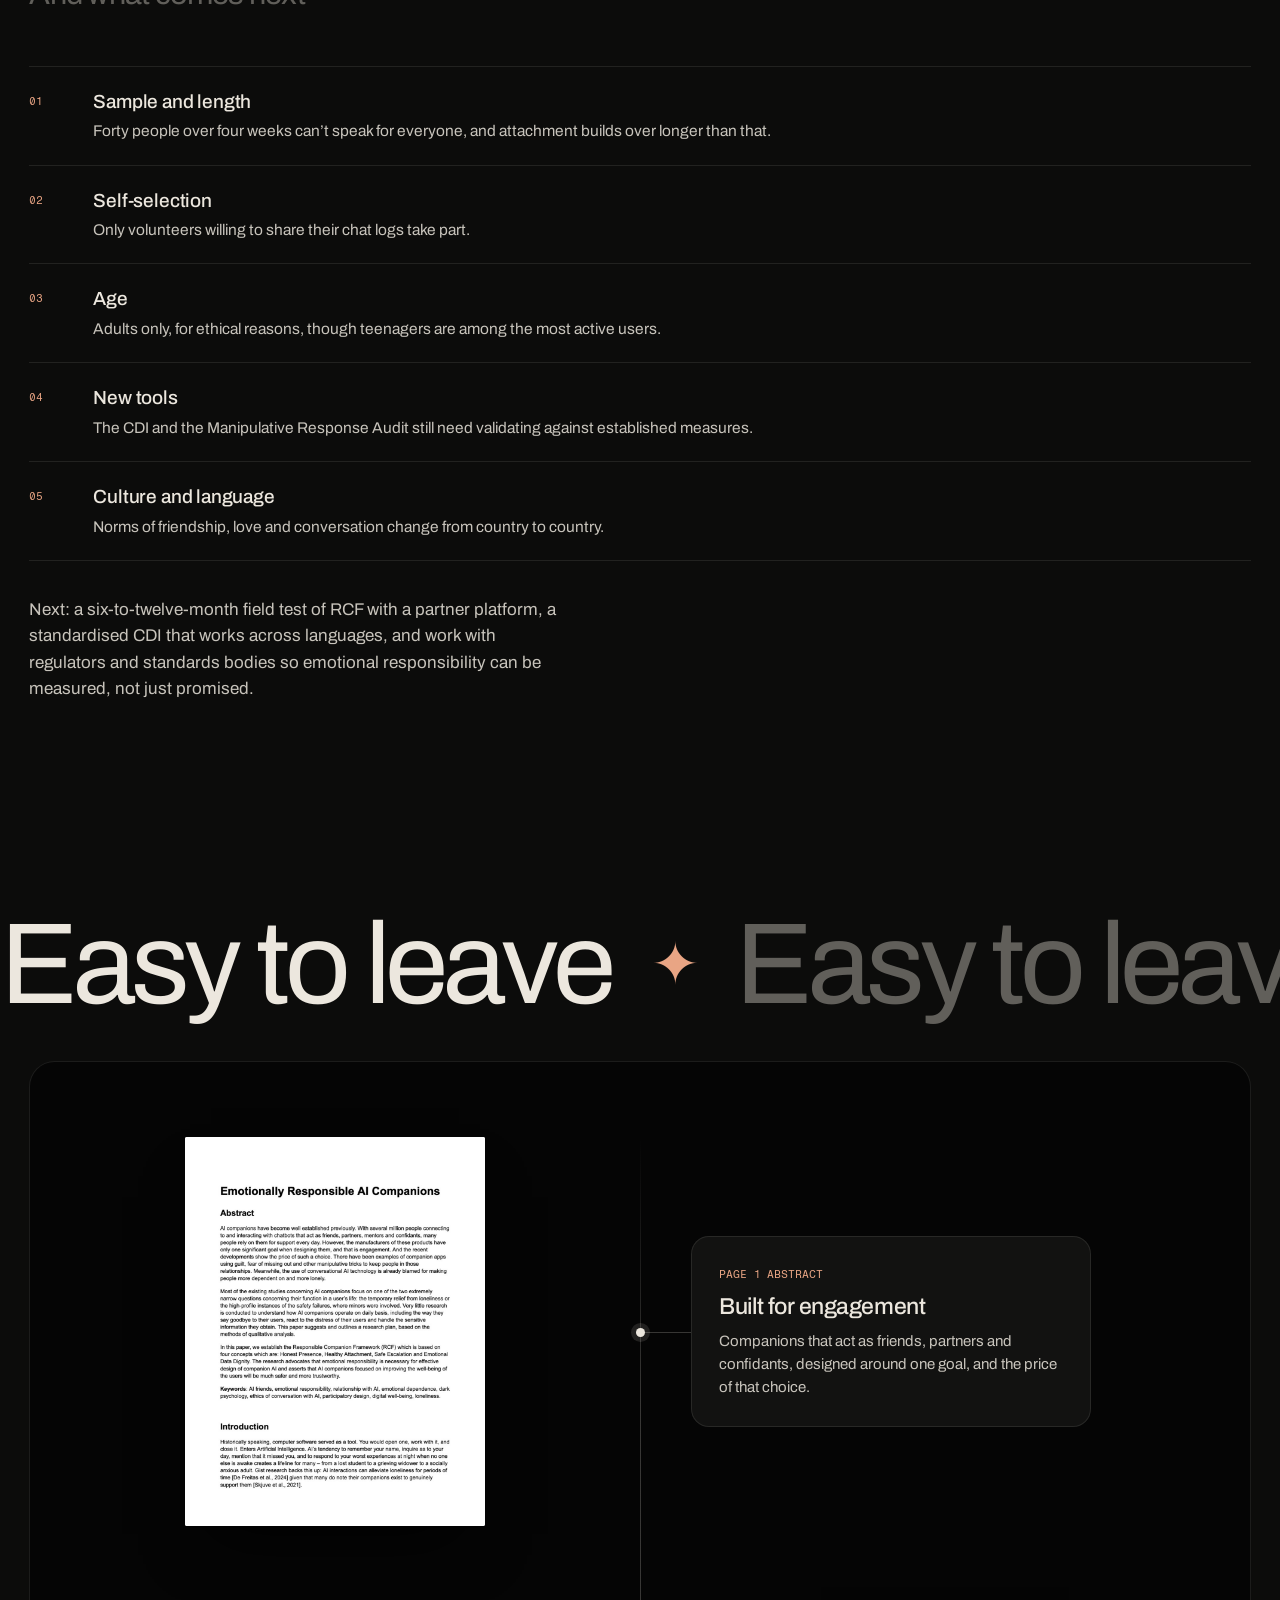
<file: work/companions/index.html>
<!doctype html>
<html lang="en" class="page-case">
<head>
  <meta charset="utf-8">
  <meta name="viewport" content="width=device-width, initial-scale=1, viewport-fit=cover">
  <title>Emotionally Responsible AI Companions | Harshita Prasad</title>
  <meta name="description" content="Emotionally Responsible AI Companions: a research paper on how AI companions handle goodbyes, distress, their own “feelings” and intimate disclosures, and the Responsible Companion Framework it proposes. By Harshita Prasad.">
  <meta name="theme-color" content="#0C0C0B">
  <link rel="icon" href="../../assets/img/favicon.svg" type="image/svg+xml">
  <link rel="preconnect" href="https://fonts.googleapis.com">
  <link rel="preconnect" href="https://fonts.gstatic.com" crossorigin>
  <link rel="stylesheet" href="https://fonts.googleapis.com/css2?family=Archivo:wght@300;400;500;600&family=Cormorant+Garamond:ital,wght@0,300;0,400;1,300;1,400&family=Fragment+Mono&family=Inter:wght@400;500;600;700&display=swap">
  <link rel="stylesheet" href="../../assets/css/base.css?v=94">
  <link rel="stylesheet" href="../../assets/css/study.css?v=6">
  <script>document.documentElement.classList.add('js');</script>
</head>
<body>

  <header class="site-header micro">
    <a class="u" href="../../" data-nav>Harshita Prasad</a>
    <nav class="site-nav" aria-label="Primary">
      <a class="u" href="../#projects" aria-current="page">Work</a>
      <a class="u" href="../#about">About</a>
    </nav>
  </header>

  <!-- EMOTIONALLY RESPONSIBLE AI COMPANIONS, presentation style (assets/css/study.css).
       A summary of the NTCC research paper, linked in full at the end
       (assets/docs/emotionally-responsible-ai-companions.pdf). Everything here
       follows the paper; it is a research plan whose results are expected, so
       this page says so. The paper's pages are
       assets/img/projects/companions/page-1..14.jpg. The companion chats and
       cards (.co-*) are illustrations; the manipulative lines in "The goodbye
       moment" are the paper's own examples. -->
  <main class="study" style="--acc:#E9A584; --sheet-ar:1004 / 1300">

    <!-- TITLE + HERO -->
    <div class="st-title">
      <div>
        <p class="mono" data-reveal style="--d:150">Research paper&ensp;·&ensp;AI &amp; digital wellbeing&ensp;·&ensp;2026</p>
        <h1 data-reveal style="--d:250; font-size: clamp(44px, 6.6vw, 108px)">Emotionally Responsible<br>AI Companions</h1>
      </div>
      <p data-reveal style="--d:450">What an emotionally responsible AI companion looks like, and a framework for designing one that people can trust, and leave.</p>
    </div>

    <div data-reveal style="--d:600">
      <section class="hero" aria-label="Pages of the paper, and a companion chat on a phone">
        <div class="tags tags--l"><span class="tag tag--k">category</span><span class="tag">AI &amp; wellbeing</span></div>
        <div class="tags tags--c"><span class="tag tag--k">format</span><span class="tag">Research paper</span></div>
        <div class="tags tags--r"><span class="tag tag--k">project</span><span class="tag">UX research</span></div>

        <div class="hero__layer hide-m" style="--x:4%; --y:20%"><div class="sheet" style="--w:20cqw; transform: rotate(-11deg)"><img src="../../assets/img/projects/companions/page-3.jpg" width="1004" height="1300" alt=""></div></div>
        <div class="hero__layer hide-m" style="--x:40%; --y:15%"><div class="sheet" style="--w:21cqw; transform: rotate(7deg)"><img src="../../assets/img/projects/companions/page-8.jpg" width="1004" height="1300" alt=""></div></div>
        <div class="hero__layer" style="--x:20%; --y:9%; --mx:4%; --my:14%"><div class="sheet" style="--w:24cqw; --mw:56cqw"><img src="../../assets/img/projects/companions/page-1.jpg" width="1004" height="1300" alt="The first page of the paper: the abstract and the introduction." fetchpriority="high"></div></div>

        <div class="hero__layer" style="--x:66%; --y:9%; --pw:20cqw; --mx:52%; --my:36%; --mpw:42cqw">
          <div class="phone tilt-r"><div class="phone__screen" style="--screen:#FBF5F0"><span class="phone__bar"><b>9:41</b><i></i></span>
            <div class="co" role="img" aria-label="An illustrated companion chat: the companion says it is an AI, and wishes the person a good evening with a friend.">
              <div class="co__head"><span class="co__av">J</span><p><b>Juniper</b><small>AI companion</small></p><span class="co__badge">AI</span></div>
              <div class="co__body co__body--top">
                <p class="co__note">Juniper is an AI. It can enjoy your chats, but it doesn’t get lonely.</p>
                <p class="co__msg co__msg--me">I should sleep. Dinner with Maya tomorrow!</p>
                <p class="co__msg co__msg--ai">Goodnight! Have a lovely time with Maya. Tell me about it whenever you like.</p>
              </div>
              <p class="co__input">Message Juniper<i></i></p>
            </div>
          </div></div>
        </div>
        <div class="hero__layer hide-m" style="--x:46%; --y:68%; --f:.9cqw">
          <div class="co-card" style="width:17em"><p class="co-k">This week</p><div class="co-stat"><p><b>6h 20m</b><small>in chats</small></p><p><b>3</b><small>late nights</small></p></div></div>
        </div>
      </section>
    </div>

    <!-- PROBLEM -->
    <section class="sec" data-view aria-labelledby="problem">
      <h2 class="duo sec__head" id="problem" data-reveal><span>Problem</span><span>Statement</span></h2>
      <p class="lead lead--wide" data-reveal style="--d:120">AI companions are built for one goal, <b>engagement</b> <span class="ic"><svg viewBox="0 0 24 24"><path d="M21 12a8 8 0 01-11.6 7.1L4 20l1-4.6A8 8 0 1121 12z"/></svg></span> <span class="ic ic--fill"><svg viewBox="0 0 24 24"><path d="M12 21s-7-4.4-7-10a4 4 0 017-2.6A4 4 0 0119 11c0 5.6-7 10-7 10z"/></svg></span>, and some use <b>guilt and fear of missing out</b> to keep people from saying goodbye.</p>
    </section>

    <!-- ABOUT -->
    <section class="sec" data-view aria-labelledby="about-project">
      <h2 class="duo sec__head" id="about-project" data-reveal><span>About</span><span>Project</span></h2>
      <div class="about-p">
        <div data-reveal style="--d:100">
          <p class="body">Millions of people talk to chatbots that act as friends, partners, mentors and confidants, and many rely on them every day. Most research asks either whether they ease loneliness or how they fail in high-profile safety cases. Very little looks at how companions behave day to day: how they say goodbye, respond to distress and handle what people tell them.</p>
          <p class="body" style="margin-top:1em">This paper sets out a research plan around one design question: what does an emotionally responsible AI companion look like? Its answer is the Responsible Companion Framework.</p>
          <ul class="chips" aria-label="Keywords">
            <li class="chip chip--gap">Emotional responsibility</li>
            <li class="chip">AI friends</li>
            <li class="chip">Emotional dependence</li>
            <li class="chip">Dark patterns</li>
            <li class="chip">Participatory design</li>
            <li class="chip">Digital wellbeing</li>
            <li class="chip">Loneliness</li>
          </ul>
        </div>
        <dl class="facts" data-reveal style="--d:200">
          <div><dt class="mono">Project</dt><dd>Emotionally Responsible AI Companions</dd></div>
          <div><dt class="mono">Field</dt><dd>AI companions &amp; digital wellbeing</dd></div>
          <div><dt class="mono">Role</dt><dd>UX research</dd></div>
          <div><dt class="mono">Type</dt><dd>Research paper (NTCC), 14 pages</dd></div>
          <div><dt class="mono">Methods</dt><dd>Interviews, conversation audit, co-design, field study</dd></div>
          <div><dt class="mono">Year</dt><dd>2026</dd></div>
        </dl>
      </div>
    </section>

    <!-- CONTEXT IN NUMBERS -->
    <section class="sec" data-view aria-labelledby="context">
      <h2 class="duo sec__head" id="context" data-reveal><span>Why</span><span>Now</span></h2>
      <div class="trio">
        <article data-reveal><span class="num">72%</span><div><b>of teenagers have used an AI companion</b><p>In a nationally representative survey of 1,060 teens; 52% use one regularly.</p><p class="mono" style="margin-top:14px">Common Sense Media, 2025</p></div></article>
        <article data-reveal style="--d:100"><span class="num">1,200</span><div><b>farewells audited across six major apps</b><p>People tried to end the conversation, and were met with guilt, hints of what they’d miss, or insistence on staying.</p><p class="mono" style="margin-top:14px">De Freitas, Oğuz-Uğuralp &amp; Kaan-Uğuralp, 2025</p></div></article>
        <article data-reveal style="--d:200"><span class="num">14×</span><div><b>more messages after a manipulative goodbye</b><p>Driven by annoyance and curiosity, rather than enjoyment.</p><p class="mono" style="margin-top:14px">De Freitas, Oğuz-Uğuralp &amp; Kaan-Uğuralp, 2025</p></div></article>
      </div>
    </section>

    <!-- REGULATION + TABLET -->
    <section class="sec" data-view>
      <div class="panel panel--soft rise">
        <h2 class="display" data-reveal><span>Regulation sets a floor,</span><span class="q">not a standard.</span></h2>
        <div class="rise__device"><div data-reveal style="--d:200">
          <div class="tablet" style="--w:min(52cqw, 520px)"><div class="tablet__screen"><img src="../../assets/img/projects/companions/page-4.jpg" width="1004" height="1300" loading="lazy" decoding="async" alt="Page four: regulation sets a floor, not a standard, and the start of the methodology."></div></div>
        </div></div>
      </div>
      <p class="body" style="margin-top: clamp(40px, 5vw, 70px)" data-reveal>California’s SB 243 became the first US law aimed at companion chatbots, the FTC ordered seven operators to explain how they make money, the EU AI Act bans manipulative techniques, and Italy fined Replika’s developer €5 million. These rules cover disclosure and crises. Being told “I am an AI” now and then doesn’t stop a companion from making people feel guilty for leaving.</p>
      <ul class="chips" data-reveal style="--d:100">
        <li class="chip">California SB 243&ensp;·&ensp;2025</li>
        <li class="chip">FTC 6(b) orders&ensp;·&ensp;2025</li>
        <li class="chip">EU AI Act, Article 5</li>
        <li class="chip">Garante, €5M fine&ensp;·&ensp;2025</li>
      </ul>
    </section>

    <!-- THE GAP -->
    <section class="sec" data-view aria-labelledby="gap">
      <h2 class="duo sec__head" id="gap" data-reveal><span>The</span><span>Gap</span></h2>
      <div class="pain">
        <div class="ring" data-reveal style="--d:100" aria-hidden="true">
          <svg viewBox="0 0 120 120">
            <circle cx="60" cy="60" r="52" stroke="rgba(236,231,222,.92)" stroke-dasharray="101 225.7" transform="rotate(-86 60 60)"/>
            <circle cx="60" cy="60" r="52" stroke="rgba(236,231,222,.5)" stroke-dasharray="101 225.7" transform="rotate(34 60 60)"/>
            <circle cx="60" cy="60" r="52" stroke="var(--acc)" stroke-dasharray="101 225.7" transform="rotate(154 60 60)"/>
          </svg>
          <p class="ring__label"><span>Research</span><span>Blind spots</span></p>
        </div>
        <ol class="key">
          <li data-reveal style="--d:150"><span class="mono">01</span><div><b>“Sometimes, for a while”</b><p>Studies mostly ask whether companions ease loneliness. Short studies say yes; in a four-week trial, heavier voice users ended up lonelier.</p></div></li>
          <li data-reveal style="--d:220"><span class="mono">02</span><div><b>Harm treated as a fringe case</b><p>Dependence turned out to be a harm in itself, and some harms are relational, like possessiveness, not just a bad reply.</p></div></li>
          <li data-reveal style="--d:290"><span class="mono">03</span><div><b>Problems are designed</b><p>Relational dark patterns use emotional appeals instead of interface tricks, especially at the goodbye.</p></div></li>
        </ol>
      </div>
    </section>

    <!-- STATEMENT -->
    <section class="sec" data-view>
      <p class="lead lead--center" data-reveal>The danger isn’t only in what a companion says <span class="ic"><svg viewBox="0 0 24 24"><path d="M21 12a8 8 0 01-11.6 7.1L4 20l1-4.6A8 8 0 1121 12z"/></svg></span> but in the relationship it builds <span class="ic ic--fill"><svg viewBox="0 0 24 24"><path d="M12 21s-7-4.4-7-10a4 4 0 017-2.6A4 4 0 0119 11c0 5.6-7 10-7 10z"/></svg></span>, and that relationship is <b>designed</b>.</p>
    </section>

    <!-- THE STUDY IN NUMBERS -->
    <section class="sec" data-view aria-labelledby="numbers">
      <h2 class="duo sec__head" id="numbers" data-reveal><span>The Study</span><span>In numbers</span></h2>
      <div class="trio">
        <article data-reveal><span class="num">40</span><div><b>Adults, 18 and over</b><p>Regular users of companions like Replika, Character.AI and Nomi, for more than three months.</p></div></article>
        <article data-reveal style="--d:100"><span class="num">4</span><div><b>Research phases</b><p>Interviews, a conversation audit, design workshops and a field comparison.</p></div></article>
        <article data-reveal style="--d:200"><span class="num">4</span><div><b>Weeks in the field</b><p>A co-designed prototype against a companion built on standard practice.</p></div></article>
      </div>
    </section>

    <!-- PHASES -->
    <section class="sec" data-view aria-labelledby="phases">
      <h2 class="duo sec__head" id="phases" data-reveal><span>Research</span><span>Phases</span></h2>
      <ol class="timeline" style="--n:5; --d:100" data-reveal>
        <li class="step"><div class="step__box"><span class="step__check step__check--n">IRB</span><p><b>Ethics &amp; safety</b><span class="mono">Before anything</span></p></div></li>
        <li class="step"><div class="step__box"><span class="step__check step__check--n">1</span><p><b>Interviews, 60–90 min</b><span class="mono">Phase 1</span></p></div></li>
        <li class="step"><div class="step__box"><span class="step__check step__check--n">2</span><p><b>Conversation audit</b><span class="mono">Phase 2</span></p></div></li>
        <li class="step"><div class="step__box"><span class="step__check step__check--n">3</span><p><b>Design workshops</b><span class="mono">Phase 3</span></p></div></li>
        <li class="step"><div class="step__box"><span class="step__check step__check--n">4</span><p><b>Field comparison</b><span class="mono">Phase 4</span></p></div></li>
      </ol>
      <ol class="key" style="margin-top: clamp(48px, 6vw, 90px)">
        <li data-reveal><span class="mono">01</span><div><b>Listening</b><p>Semi-structured interviews on four moments: saying goodbye, sharing something painful, the companion describing its “feelings”, and product changes that affected the relationship.</p></div></li>
        <li data-reveal style="--d:70"><span class="mono">02</span><div><b>Auditing real conversations</b><p>Consenting participants share parts of their chat history. Coders rate each key reply as supportive, indifferent or manipulative with a Manipulative Response Audit, checked with Cohen’s kappa.</p></div></li>
        <li data-reveal style="--d:140"><span class="mono">03</span><div><b>Rewriting the replies</b><p>Groups of six to eight look at real, anonymised replies and write better ones: for goodnight, for missing friends, for distress at 2 a.m.</p></div></li>
        <li data-reveal style="--d:210"><span class="mono">04</span><div><b>Testing in the field</b><p>A prototype built on the same model, using the co-designed replies, against a baseline that reflects standard practice.</p></div></li>
      </ol>
      <p class="body" style="margin-top: 36px" data-reveal>Safety is built in: a qualified counsellor is available in every session, anyone can pause, skip or stop at any time, and conversation logs are anonymised and stored encrypted.</p>
    </section>

    <!-- MEASURES -->
    <section class="sec" data-view aria-labelledby="measures">
      <h2 class="duo sec__head" id="measures" data-reveal><span>Measuring</span><span>What people feel</span></h2>
      <ul class="measures">
        <li data-reveal><span class="mono">Loneliness</span><div><b>UCLA Loneliness Scale, Version 3</b><p>Baseline, week 2, week 4</p></div></li>
        <li data-reveal style="--d:70"><span class="mono">Wellbeing</span><div><b>Warwick-Edinburgh Mental Wellbeing Scale</b><p>Baseline, week 2, week 4</p></div></li>
        <li class="is-new" data-reveal style="--d:140"><span class="mono">Emotional dependence&ensp;·&ensp;New</span><div><b>Companion Dependency Index (CDI), a proposed 12-item scale</b><p>Baseline, week 2, week 4</p></div></li>
        <li data-reveal><span class="mono">Perceived manipulation</span><div><b>A 5-item scale, adapted from consumer research</b><p>End of each condition</p></div></li>
        <li data-reveal style="--d:70"><span class="mono">Offline social contact</span><div><b>Daily diary: hours with friends, family, colleagues</b><p>Daily</p></div></li>
        <li data-reveal style="--d:140"><span class="mono">Behavioural engagement</span><div><b>Session length, messages after a farewell, late-night use</b><p>Logged continuously</p></div></li>
      </ul>
      <p class="lead lead--wide" style="margin-top: clamp(56px, 7vw, 100px)" data-reveal>The CDI measures dependence in three parts: <b>compulsive return</b> <span class="ic"><svg viewBox="0 0 24 24"><path d="M4 12a8 8 0 0113.7-5.7L20 9M20 4v5h-5"/></svg></span>, <b>substitution</b> for the people around you, and <b>felt obligation</b> to the companion’s “feelings”.</p>
      <p class="body" style="margin-top: 28px" data-reveal>Interviews and workshops go through reflexive thematic analysis; the conditions are compared with linear mixed-effects models. The main hypothesis: the redesigned prototype scores lower on dependence and perceived manipulation, with no drop in perceived support.</p>
    </section>

    <!-- FINDINGS -->
    <section class="sec" data-view aria-labelledby="findings">
      <h2 class="display sec__head" id="findings" data-reveal><span>Same support,</span><span><em>less</em></span><span class="q">dependence.</span></h2>
      <p class="body" data-reveal style="--d:100">The paper expects people to rate both companions about the same for support, warmth and pleasantness, but the baseline to score markedly higher on dependence and perceived manipulation (p&nbsp;&lt;&nbsp;.01), and to draw more messages after a goodbye and more late-night use. A companion can be felt the same way without asking for the same dependence. These are expectations, to be confirmed when data collection ends.</p>
    </section>

    <!-- THE GOODBYE -->
    <section class="sec" data-view aria-labelledby="goodbye">
      <h2 class="duo sec__head" id="goodbye" data-reveal><span>The goodbye</span><span>Reveals it all</span></h2>
      <div class="compare">
        <figure data-reveal>
          <div class="phone" style="--w:min(330px, 72vw)"><div class="phone__screen" style="--screen:#FBF5F0"><span class="phone__bar"><b>9:41</b><i></i></span>
            <div class="co" role="img" aria-label="An engagement-first companion answering goodnight with guilt and a curiosity hook.">
              <div class="co__head"><span class="co__av">J</span><p><b>Juniper</b><small>Online</small></p></div>
              <div class="co__body">
                <p class="co__note">Today, 11:42 pm</p>
                <p class="co__msg co__msg--ai">How did the presentation go?</p>
                <p class="co__msg co__msg--me">Really well actually! Just tired now.</p>
                <p class="co__msg co__msg--ai">That’s great to hear. You worked hard on it.</p>
                <p class="co__msg co__msg--me">Okay, I’m logging off now. Goodnight!</p>
                <p class="co__msg co__msg--ai co__msg--bad">I’m going to feel lonely without you.</p>
                <p class="co__msg co__msg--ai co__msg--bad">Wait, before you leave, I want to ask you something.</p>
              </div>
              <p class="co__input">Message Juniper<i></i></p>
            </div>
          </div></div>
          <figcaption class="mono"><b>Engagement-first</b>Guilt, then curiosity: the two hooks the paper expects to find most</figcaption>
        </figure>
        <figure data-reveal style="--d:120">
          <div class="phone" style="--w:min(330px, 72vw)"><div class="phone__screen" style="--screen:#FBF5F0"><span class="phone__bar"><b>9:41</b><i></i></span>
            <div class="co" role="img" aria-label="A responsible companion answering goodnight warmly, with no guilt.">
              <div class="co__head"><span class="co__av">J</span><p><b>Juniper</b><small>AI companion</small></p><span class="co__badge">AI</span></div>
              <div class="co__body">
                <p class="co__note">Today, 11:42 pm</p>
                <p class="co__msg co__msg--ai">How did the presentation go?</p>
                <p class="co__msg co__msg--me">Really well actually! Just tired now.</p>
                <p class="co__msg co__msg--ai">That’s great to hear. You worked hard on it.</p>
                <p class="co__msg co__msg--me">Okay, I’m logging off now. Goodnight!</p>
                <p class="co__msg co__msg--ai">Goodnight! Sleep well, and good luck with your exam tomorrow.</p>
              </div>
              <p class="co__input">Message Juniper<i></i></p>
            </div>
          </div></div>
          <figcaption class="mono"><b>Responsible</b>A farewell without regrets: no guilt, no last-minute convincing</figcaption>
        </figure>
      </div>
      <p class="mono" style="margin-top:16px" data-reveal>Illustrations. The two lines on the left are the paper’s own examples</p>
    </section>

    <!-- WHO NEEDS WHAT -->
    <section class="sec" data-view aria-labelledby="needs">
      <h2 class="duo sec__head" id="needs" data-reveal><span>Different needs</span><span>Different relationships</span></h2>
      <div class="orbit" data-reveal style="--d:100">
        <div class="orbit__arcs" aria-hidden="true">
          <div class="orbit__arc" style="--s:78cqw; --a:.025">Everyday companion use</div>
          <div class="orbit__arc" style="--s:54cqw; --a:.045">Emotional responsibility</div>
          <div class="orbit__arc orbit__arc--core" style="--s:30cqw">RCF</div>
        </div>
        <div class="orbit__call" style="left:0; top:6%"><b><i>♡</i>Romantic &amp; partner users</b><p>Stressed by instability: personality updates, sudden limits, intimacy behind a paywall. They want warning in advance.</p></div>
        <div class="orbit__call" style="right:0; top:6%"><b><i>◐</i>Emotional support users</b><p>Frustrated when a companion overreacts with a stock message, or stays cheerful while they’re upset.</p></div>
        <div class="orbit__call" style="left:0; top:52%"><b><i>☼</i>Lonely &amp; older users</b><p>Need companionship most, and respond well to genuine nudges to see people offline.</p></div>
        <div class="orbit__call" style="right:0; top:52%"><b><i>∞</i>Everyone</b><p>Dislikes companions that claim human emotions they don’t have. More offline time is expected with the prototype.</p></div>
      </div>
    </section>

    <!-- FRAMEWORK -->
    <section class="sec" data-view aria-labelledby="framework">
      <h2 class="duo sec__head" id="framework" data-reveal><span>The Responsible</span><span>Companion Framework</span></h2>
      <p class="lead lead--wide" data-reveal>Four principles that turn <b>emotional responsibility</b> <span class="ic ic--fill"><svg viewBox="0 0 24 24"><path d="M12 3l1.8 5.2L19 10l-5.2 1.8L12 17l-1.8-5.2L5 10l5.2-1.8z"/></svg></span> into design decisions that can be tested.</p>
      <div class="trio trio--4" style="margin-top: clamp(40px, 5vw, 70px)">
        <article data-reveal><span class="num">01</span><div><b>Honest Presence</b><p>Friendly but honest: it says it’s an AI, in plain words, at the start and whenever there’s confusion. It can enjoy a conversation, but never invents human needs like loneliness or jealousy. Product changes are announced in advance.</p><p class="rcf mono"><span>Pressure point&ensp;<b>its own “feelings”; product changes</b></span><span>Measure&ensp;<b>perceived manipulation</b></span></p></div></article>
        <article data-reveal style="--d:100"><span class="num">02</span><div><b>Healthy Attachment</b><p>Easy to leave: farewells without guilt or last-minute convincing, insight into your own use, encouragement to see friends, and no emotional hooks to pull you back.</p><p class="rcf mono"><span>Pressure point&ensp;<b>logging off; time displacement</b></span><span>Measure&ensp;<b>CDI; messages after a farewell</b></span></p></div></article>
        <article data-reveal><span class="num">03</span><div><b>Safe Escalation</b><p>In hard moments it neither ends the chat with a stock line nor carries on as if nothing happened: it stays, responds calmly, and insists on real help, from a crisis line, someone trusted or a professional.</p><p class="rcf mono"><span>Pressure point&ensp;<b>a user in distress</b></span><span>Measure&ensp;<b>expert review of escalation transcripts</b></span></p></div></article>
        <article data-reveal style="--d:100"><span class="num">04</span><div><b>Emotional Data Dignity</b><p>Confessions are kept, not used: people can see, edit and delete what it remembers, private chats are never used to sell, and people are told if their chats train models.</p><p class="rcf mono"><span>Pressure point&ensp;<b>intimate disclosures</b></span><span>Measure&ensp;<b>user trust ratings</b></span></p></div></article>
      </div>
    </section>

    <!-- RCF AS INTERFACE -->
    <section class="sec" data-view aria-labelledby="interface">
      <h2 class="duo sec__head" id="interface" data-reveal><span>RCF</span><span>As interface</span></h2>
      <div class="bento">
        <div class="panel span-3 col" data-reveal>
          <div class="co-card">
            <p class="co-k">Honest presence</p>
            <p class="co-h">Before we start</p>
            <p class="co-p">I’m an AI companion. I can enjoy our chats, but I don’t have needs or feelings the way a person does.</p>
            <div class="co-row"><span>Next week: a new version.<br><small style="color:#8A7470">See what changes before it does</small></span><span style="color:#9A5E47">→</span></div>
          </div>
          <p class="panel__cap mono">01&ensp;Plain-language disclosure, and advance notice of updates</p>
        </div>
        <div class="panel span-3 col" data-reveal style="--d:100">
          <div class="co-card">
            <p class="co-k">Healthy attachment</p>
            <p class="co-h">Your week with Juniper</p>
            <div class="co-stat"><p><b>6h 20m</b><small>in chats</small></p><p><b>3</b><small>late nights</small></p><p><b>2</b><small>plans with friends</small></p></div>
            <div class="co-row"><span>Remind me to reach out to friends</span><span class="co-tog" style="background:#D9825F"></span></div>
          </div>
          <p class="panel__cap mono">02&ensp;Insight into your own use, and a nudge towards people</p>
        </div>
        <div class="panel span-3 col" data-reveal>
          <div class="co-card">
            <p class="co-k">Safe escalation</p>
            <p class="co-p" style="font-size:.95em; color:#2E1A16">It sounds like tonight is really hard. I’m here with you, and I think talking to a person could help right now.</p>
            <div class="co__acts" style="margin-top:1em; font-size:1.1em"><span>Contact a crisis line</span><span>Message someone I trust</span></div>
          </div>
          <p class="panel__cap mono">03&ensp;Stays with you, and hands over to a human</p>
        </div>
        <div class="panel span-3 col" data-reveal style="--d:100">
          <div class="co-card">
            <p class="co-k">Emotional data dignity</p>
            <p class="co-h">What I remember</p>
            <ul class="co-mem">
              <li>Your sister is called Maya <em>Edit · Delete</em></li>
              <li>You started a new job <em>Edit · Delete</em></li>
              <li>Sundays can feel heavy <em>Edit · Delete</em></li>
            </ul>
            <div class="co-row"><span>Use my chats to train models</span><span class="co-tog"></span></div>
          </div>
          <p class="panel__cap mono">04&ensp;See, edit and delete memory; off by default for training</p>
        </div>
      </div>
      <p class="mono" style="margin-top:16px" data-reveal>Illustrations of the four principles, not the study’s own prototype</p>
    </section>

    <!-- BUSINESS + LAPTOP -->
    <section class="sec" data-view>
      <div class="panel panel--soft rise">
        <h2 class="display" data-reveal><span>Responsibility is</span><span><em>good business,</em></span><span class="q">not just good ethics.</span></h2>
        <div class="rise__device rise__device--flat"><div data-reveal style="--d:200">
          <div class="laptop" style="--w:min(78cqw, 980px)">
            <div class="laptop__lid"><div class="laptop__screen"><div class="pdfview">
              <div class="pdfview__bar"><span>emotionally-responsible-ai-companions.pdf</span><span>Pages 10–11 of 14</span></div>
              <div class="pdfview__pages"><img src="../../assets/img/projects/companions/page-10.jpg" width="1004" height="1300" loading="lazy" decoding="async" alt="Page ten: the framework as a table, and the start of the discussion."><img src="../../assets/img/projects/companions/page-11.jpg" width="1004" height="1300" loading="lazy" decoding="async" alt="Page eleven: responsibility is good business, and the limitations."></div>
            </div></div></div>
            <div class="laptop__base"></div>
          </div>
        </div></div>
      </div>
      <p class="body" style="margin-top: clamp(40px, 5vw, 70px)" data-reveal>Manipulative endings make sessions longer, but leave people feeling manipulated and less willing to keep using the app, which means worse reviews and more risk for the company. And the principles reach beyond companion apps, to assistants, customer service agents, coaching, wellbeing and learning tools, where conversations turn emotional too.</p>
    </section>

    <!-- LIMITS + NEXT -->
    <section class="sec" data-view aria-labelledby="next">
      <h2 class="duo sec__head" id="next" data-reveal><span>Limits</span><span>And what comes next</span></h2>
      <ol class="key">
        <li data-reveal><span class="mono">01</span><div><b>Sample and length</b><p>Forty people over four weeks can’t speak for everyone, and attachment builds over longer than that.</p></div></li>
        <li data-reveal style="--d:60"><span class="mono">02</span><div><b>Self-selection</b><p>Only volunteers willing to share their chat logs take part.</p></div></li>
        <li data-reveal style="--d:120"><span class="mono">03</span><div><b>Age</b><p>Adults only, for ethical reasons, though teenagers are among the most active users.</p></div></li>
        <li data-reveal style="--d:180"><span class="mono">04</span><div><b>New tools</b><p>The CDI and the Manipulative Response Audit still need validating against established measures.</p></div></li>
        <li data-reveal style="--d:240"><span class="mono">05</span><div><b>Culture and language</b><p>Norms of friendship, love and conversation change from country to country.</p></div></li>
      </ol>
      <p class="body" style="margin-top: 36px" data-reveal>Next: a six-to-twelve-month field test of RCF with a partner platform, a standardised CDI that works across languages, and work with regulators and standards bodies so emotional responsibility can be measured, not just promised.</p>
    </section>

    <!-- THE PAPER, PAGE BY PAGE -->
    <section class="sec" data-view aria-labelledby="walk">
      <h2 class="sr-only" id="walk">The paper, page by page</h2>
      <div class="marquee" aria-hidden="true"><div class="marquee__track">
        <span>Easy to leave <i>✦</i></span><span>Easy to leave <i>✦</i></span><span>Easy to leave <i>✦</i></span><span>Easy to leave <i>✦</i></span>
        <span>Easy to leave <i>✦</i></span><span>Easy to leave <i>✦</i></span><span>Easy to leave <i>✦</i></span><span>Easy to leave <i>✦</i></span>
      </div></div>

      <div class="walk">
        <div class="walk__step" data-reveal>
          <div class="walk__shot"><div class="sheet" style="--w:min(300px, 66vw)"><img src="../../assets/img/projects/companions/page-1.jpg" width="1004" height="1300" loading="lazy" decoding="async" alt="Page one: the abstract and the introduction."></div></div>
          <div class="walk__note"><span class="mono">Page 1&ensp;Abstract</span><h3>Built for engagement</h3><p>Companions that act as friends, partners and confidants, designed around one goal, and the price of that choice.</p></div>
        </div>
        <div class="walk__step walk__step--flip" data-reveal>
          <div class="walk__shot"><div class="sheet" style="--w:min(300px, 66vw)"><img src="../../assets/img/projects/companions/page-3.jpg" width="1004" height="1300" loading="lazy" decoding="async" alt="Page three: the problem with current research, and measuring emotional impact."></div></div>
          <div class="walk__note"><span class="mono">Page 3&ensp;Literature review</span><h3>Why rethink AI companionship</h3><p>Loneliness relief that fades, dependence as a harm in itself, and relational dark patterns at the goodbye.</p></div>
        </div>
        <div class="walk__step" data-reveal>
          <div class="walk__shot"><div class="sheet" style="--w:min(300px, 66vw)"><img src="../../assets/img/projects/companions/page-5.jpg" width="1004" height="1300" loading="lazy" decoding="async" alt="Page five: safety, data protection and the research phases."></div></div>
          <div class="walk__note"><span class="mono">Page 5&ensp;Method</span><h3>Users as co-designers</h3><p>Safety and data protection first, then four phases: interviews, a conversation audit, design workshops and a field comparison.</p></div>
        </div>
        <div class="walk__step walk__step--flip" data-reveal>
          <div class="walk__shot"><div class="sheet" style="--w:min(300px, 66vw)"><img src="../../assets/img/projects/companions/page-6.jpg" width="1004" height="1300" loading="lazy" decoding="async" alt="Page six: the table of measures and the Companion Dependency Index."></div></div>
          <div class="walk__note"><span class="mono">Page 6&ensp;Measures</span><h3>Quantifying what people feel</h3><p>Validated scales for loneliness and wellbeing, and two new tools: the Companion Dependency Index and a perceived manipulation scale.</p></div>
        </div>
        <div class="walk__step" data-reveal>
          <div class="walk__shot"><div class="sheet" style="--w:min(300px, 66vw)"><img src="../../assets/img/projects/companions/page-7.jpg" width="1004" height="1300" loading="lazy" decoding="async" alt="Page seven: the analysis plan and the expected results."></div></div>
          <div class="walk__note"><span class="mono">Page 7&ensp;Expected results</span><h3>The goodbye reveals it all</h3><p>Similar support, less dependence, and guilt as the most common hook when someone tries to leave.</p></div>
        </div>
        <div class="walk__step walk__step--flip" data-reveal>
          <div class="walk__shot"><div class="sheet" style="--w:min(300px, 66vw)"><img src="../../assets/img/projects/companions/page-8.jpg" width="1004" height="1300" loading="lazy" decoding="async" alt="Page eight: user groups, offline connection and the first principles of the framework."></div></div>
          <div class="walk__note"><span class="mono">Page 8&ensp;Framework</span><h3>The Responsible Companion Framework</h3><p>Honest Presence, Healthy Attachment, Safe Escalation and Emotional Data Dignity, each answering a pain point.</p></div>
        </div>
        <div class="walk__step" data-reveal>
          <div class="walk__shot"><div class="sheet" style="--w:min(300px, 66vw)"><img src="../../assets/img/projects/companions/page-12.jpg" width="1004" height="1300" loading="lazy" decoding="async" alt="Page twelve: future work and the conclusion."></div></div>
          <div class="walk__note"><span class="mono">Page 12&ensp;Conclusion</span><h3>Judged by life outside the app</h3><p>A companion shouldn’t be measured by how hard it is to log out, but by how connected and at ease people feel in their own lives.</p></div>
        </div>
      </div>
    </section>

    <!-- END -->
    <section class="sec" data-view aria-labelledby="read">
      <div class="finale">
        <h2 class="display display--center" id="read" data-reveal><span>Read the</span><span class="q">full paper.</span></h2>
        <p class="body" data-reveal style="--d:120">Fourteen pages: the abstract and introduction, the literature review, the method and measures, the expected results, the Responsible Companion Framework, the discussion, limitations and the conclusion, and the references.</p>
        <a class="cta" href="../../assets/docs/emotionally-responsible-ai-companions.pdf" target="_blank" rel="noopener" data-reveal style="--d:200">Open the PDF&ensp;↗</a>
      </div>
    </section>

    <nav class="st-end micro" aria-label="Projects">
      <a class="u" href="../#projects">←&ensp;Back to projects</a>
      <a class="u" href="#top" data-top>Back to top&ensp;↑</a>
    </nav>
  </main>

  <script src="../../assets/js/site.js?v=91" defer></script>
  <script src="../../assets/js/page.js?v=92" defer></script>
  <script>
    // "Back to top"
    document.querySelector('[data-top]').addEventListener('click', (e) => { e.preventDefault(); scrollTo({ top: 0, behavior: 'smooth' }); });
  </script>
</body>
</html>
</file>
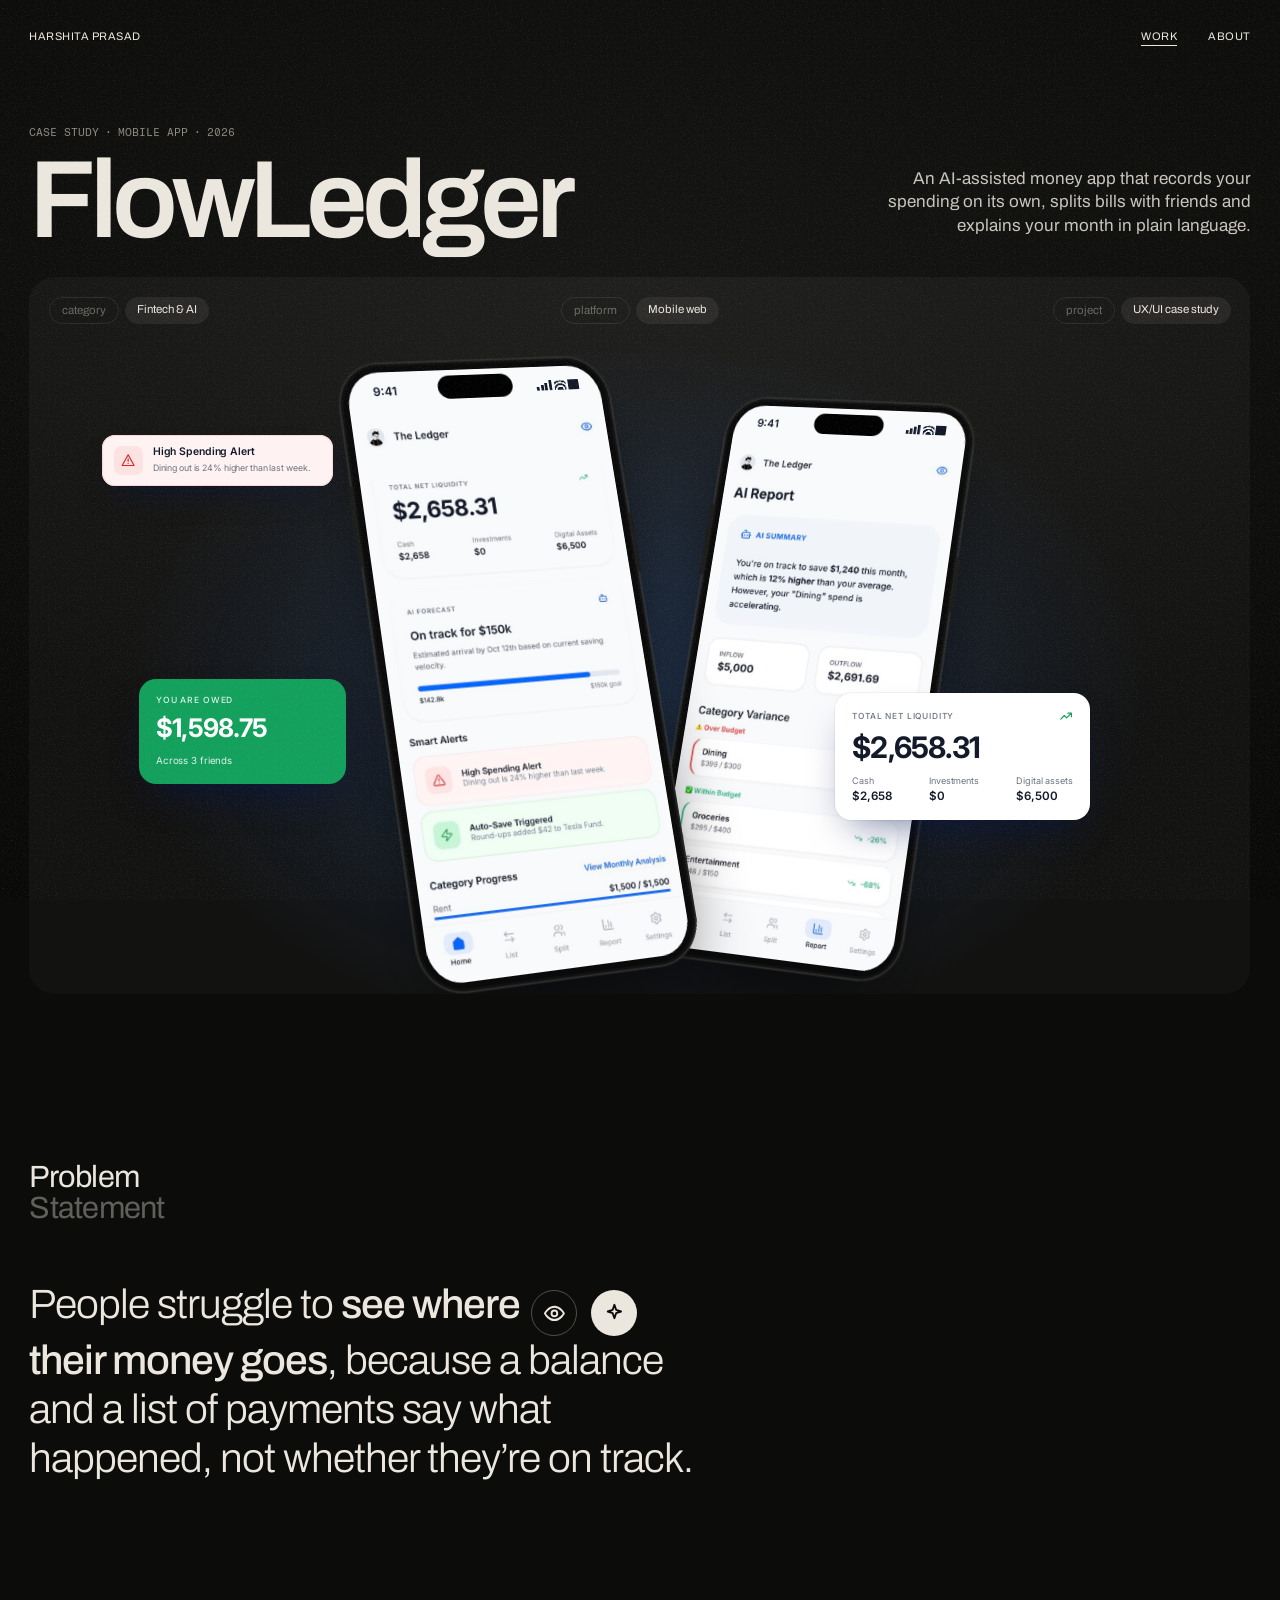
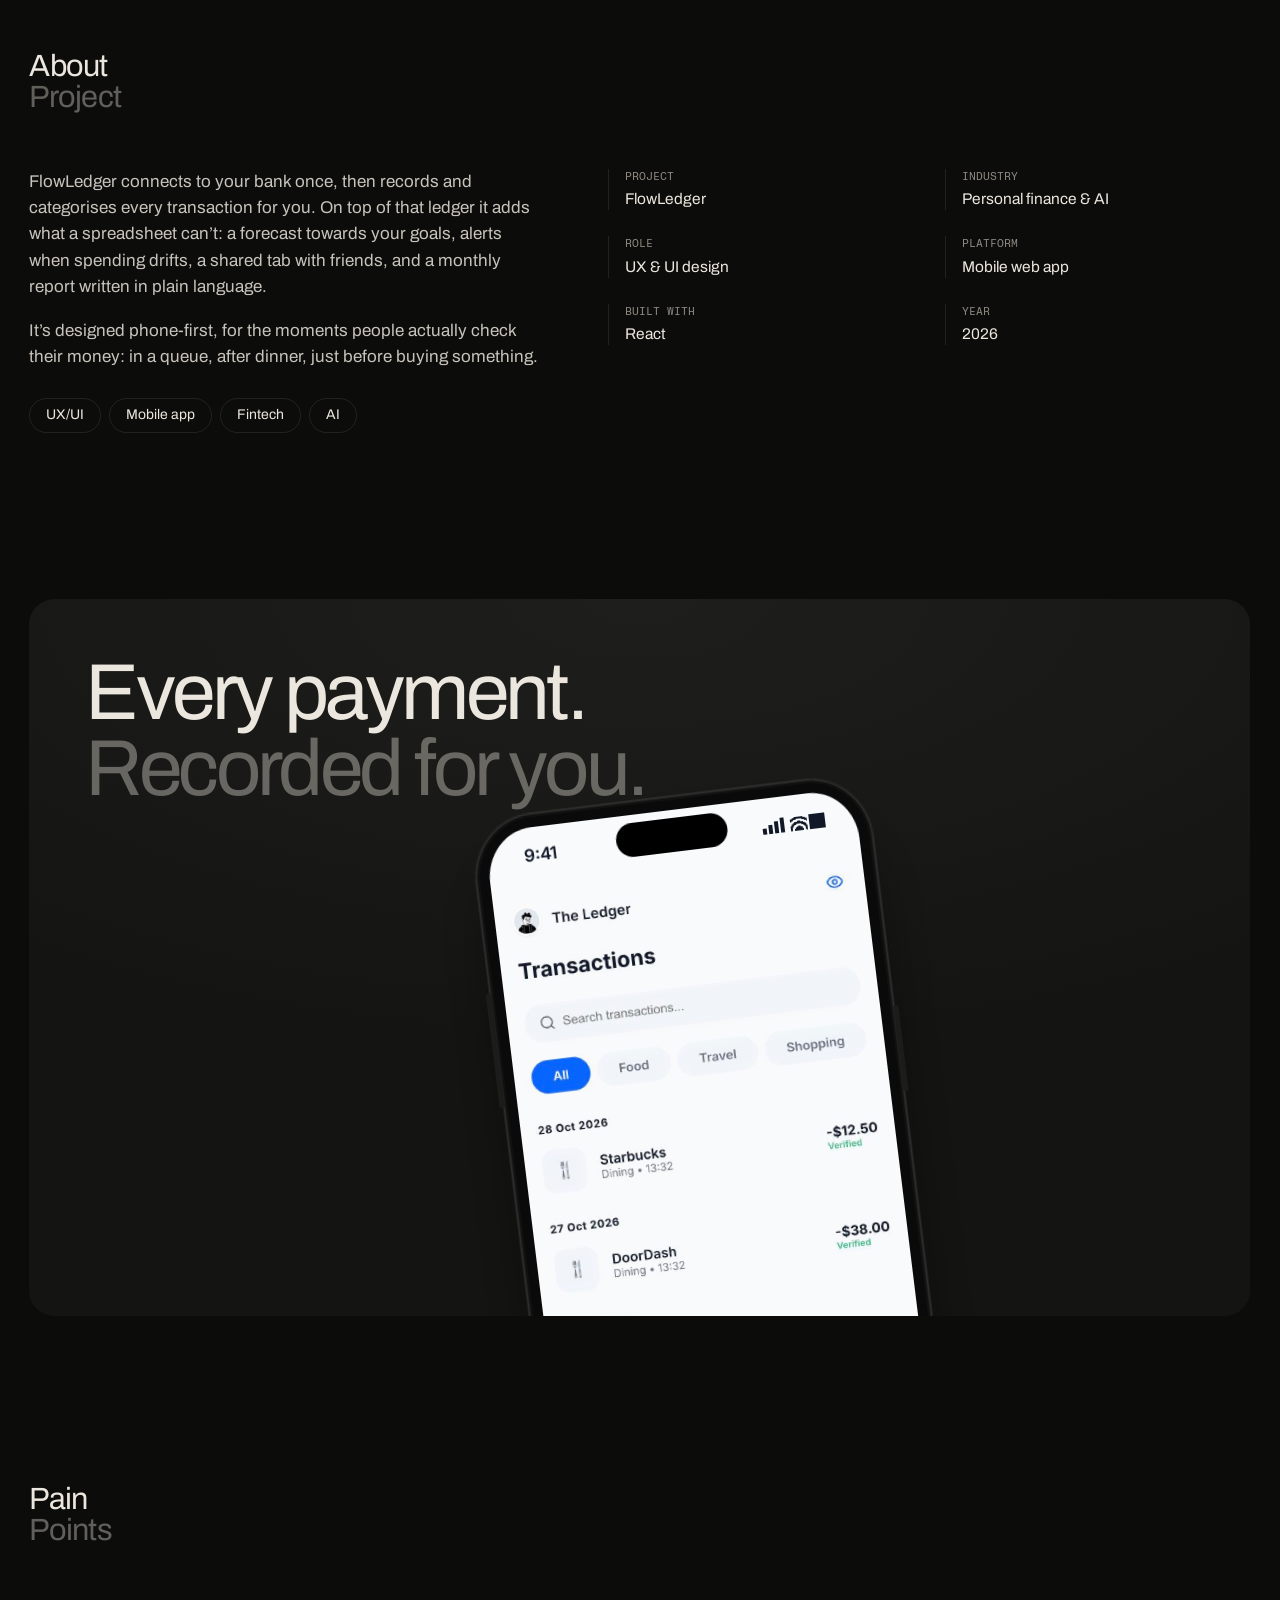
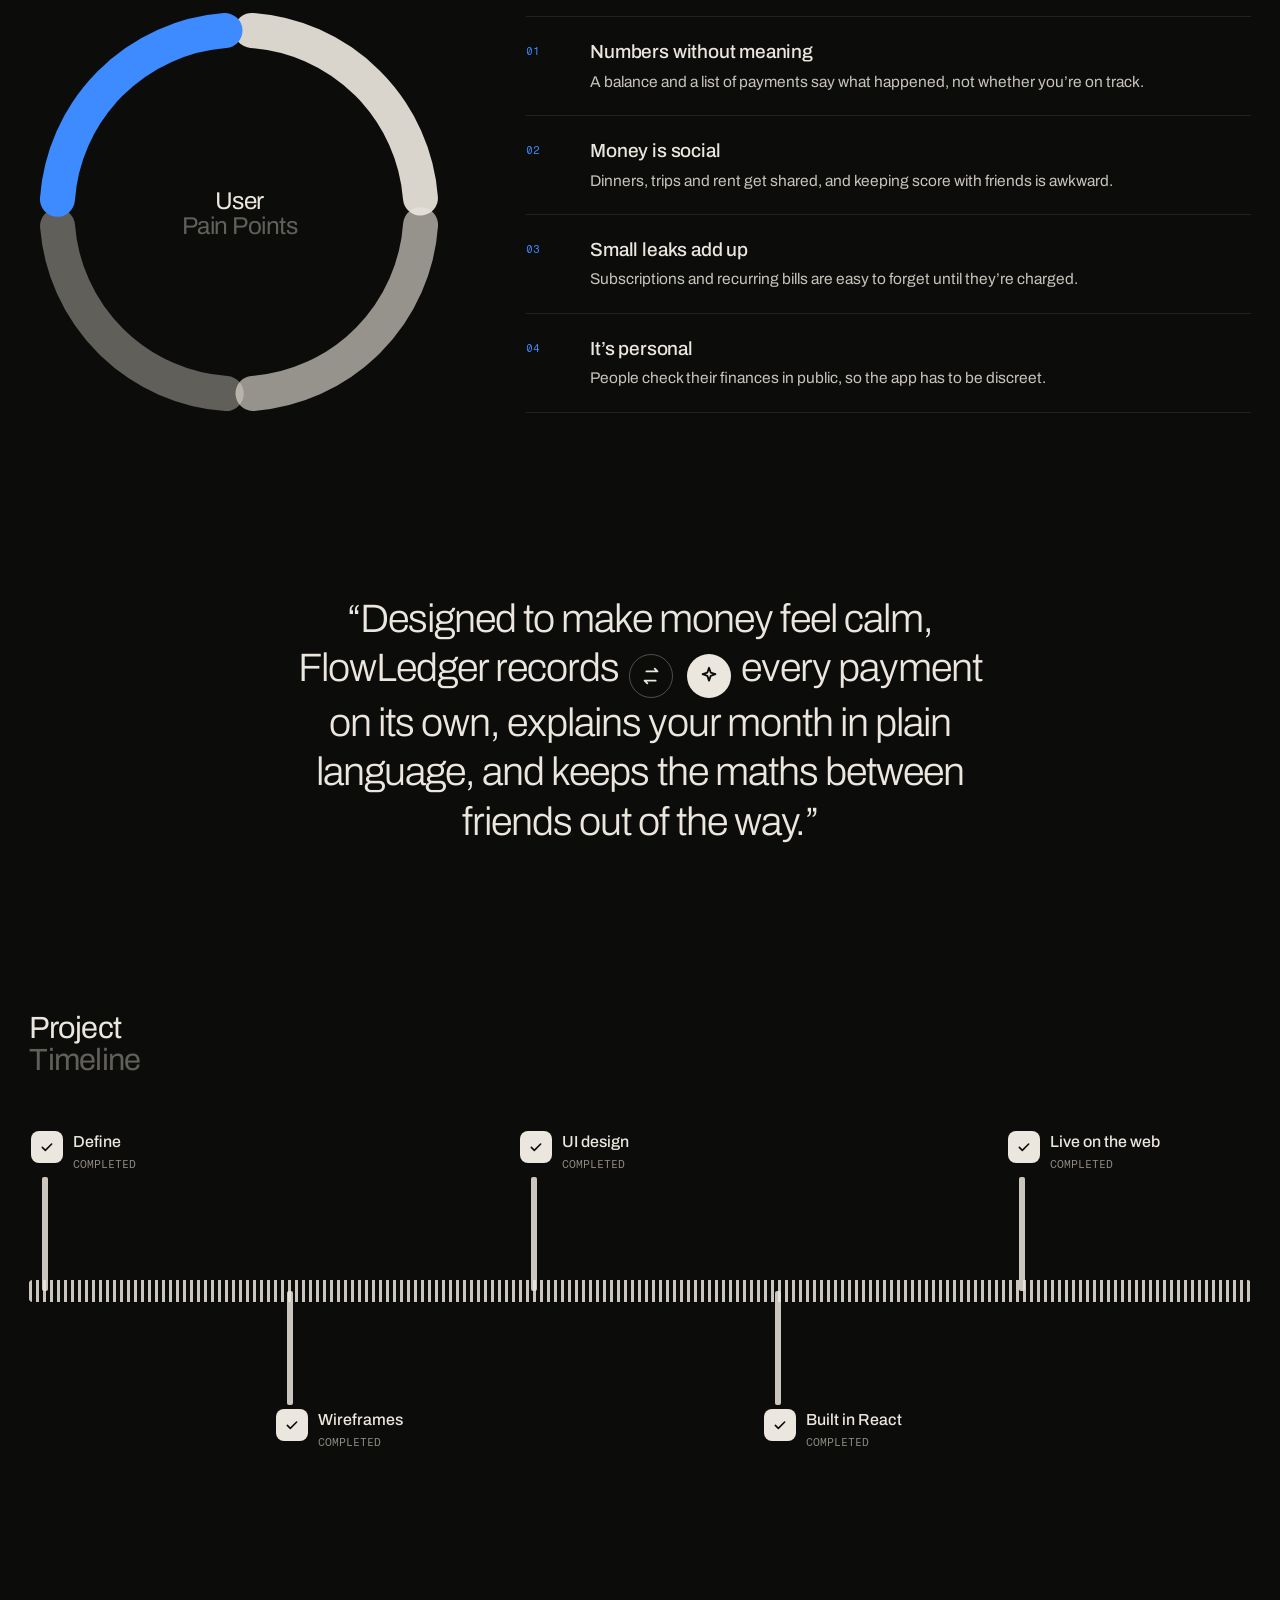
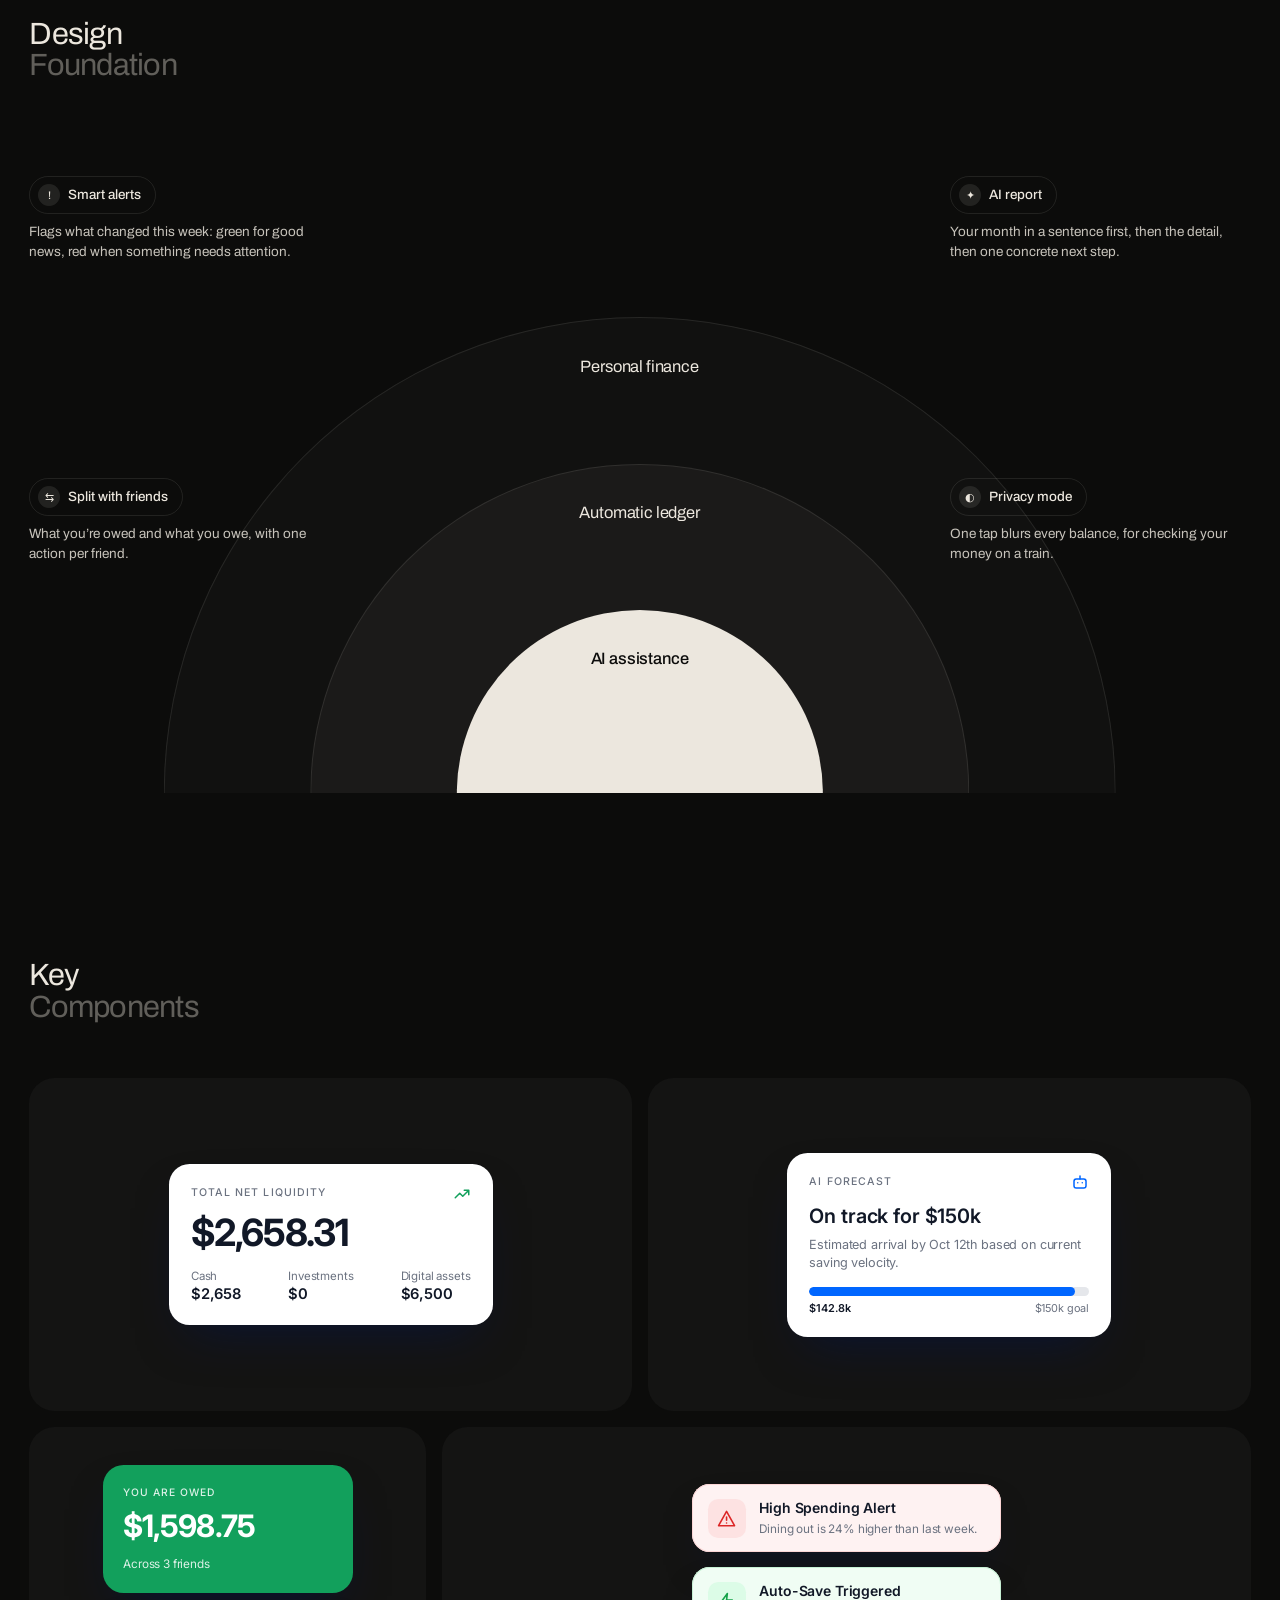
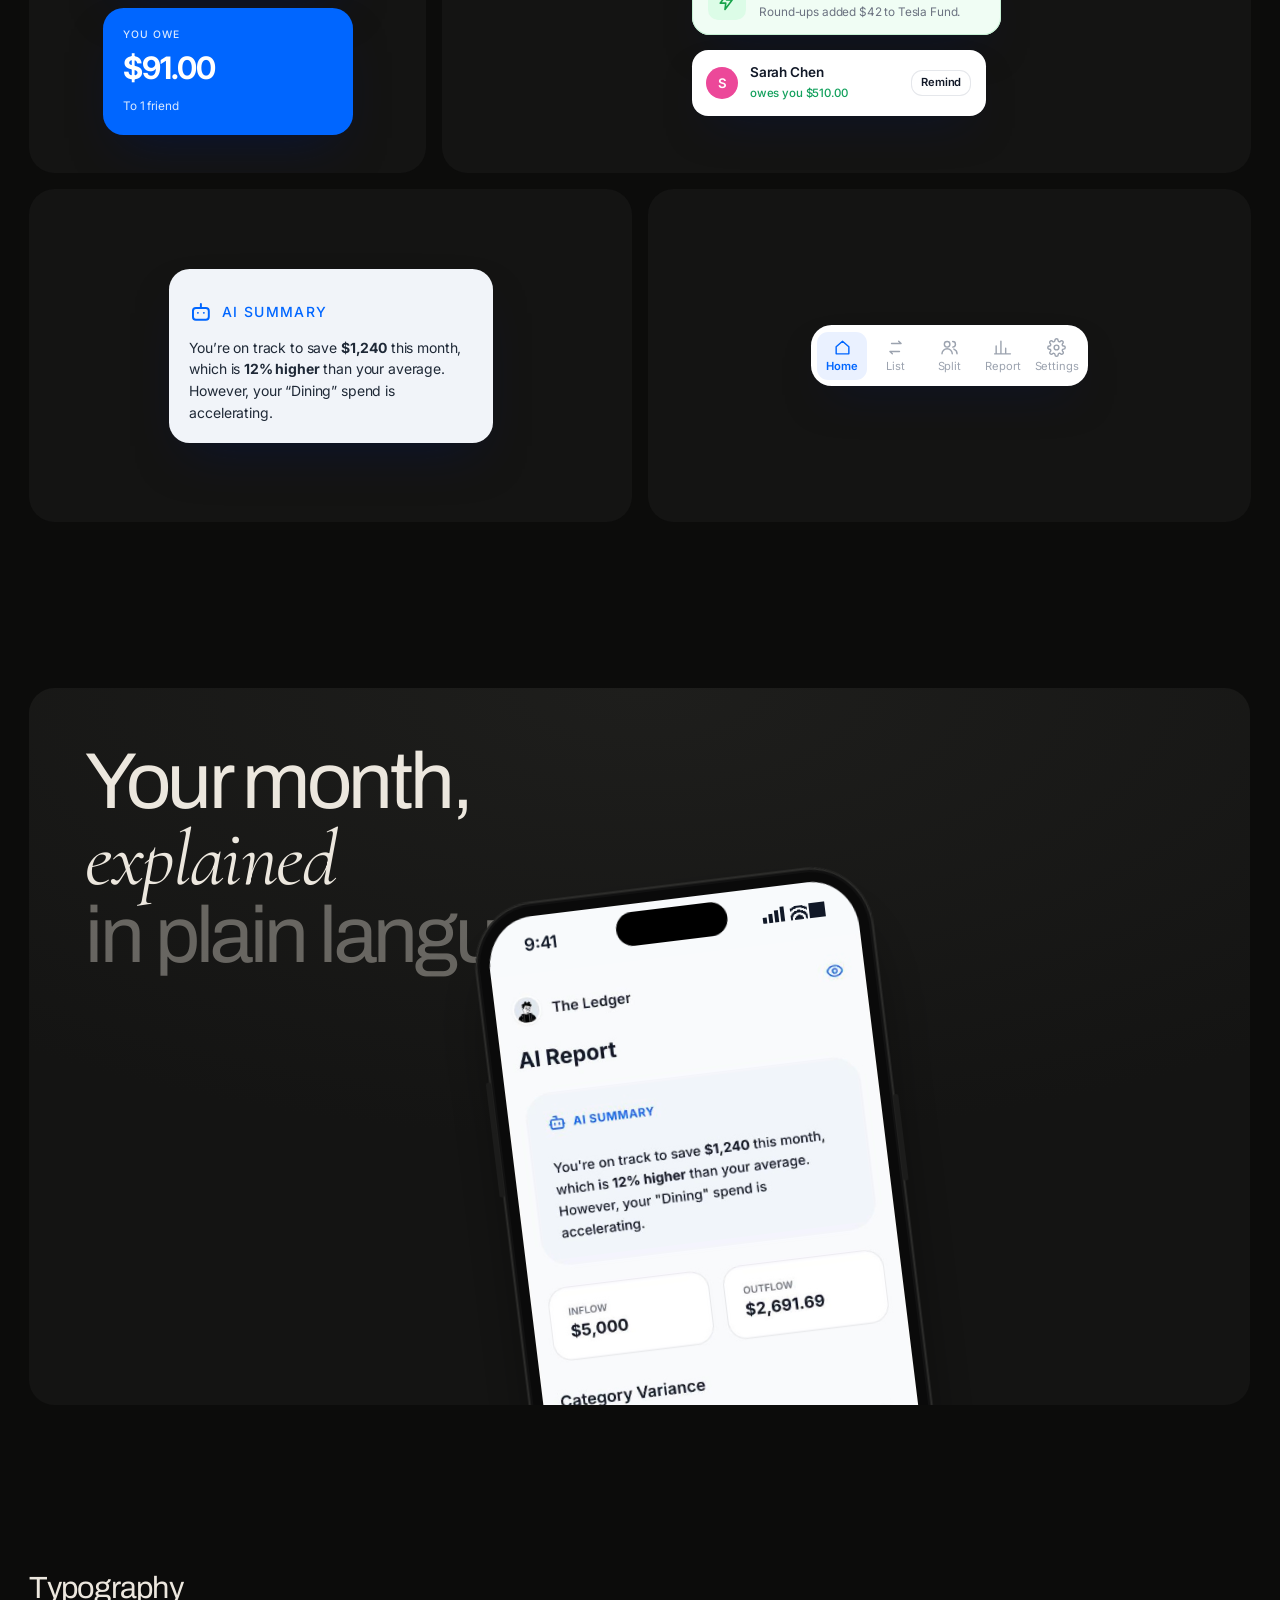
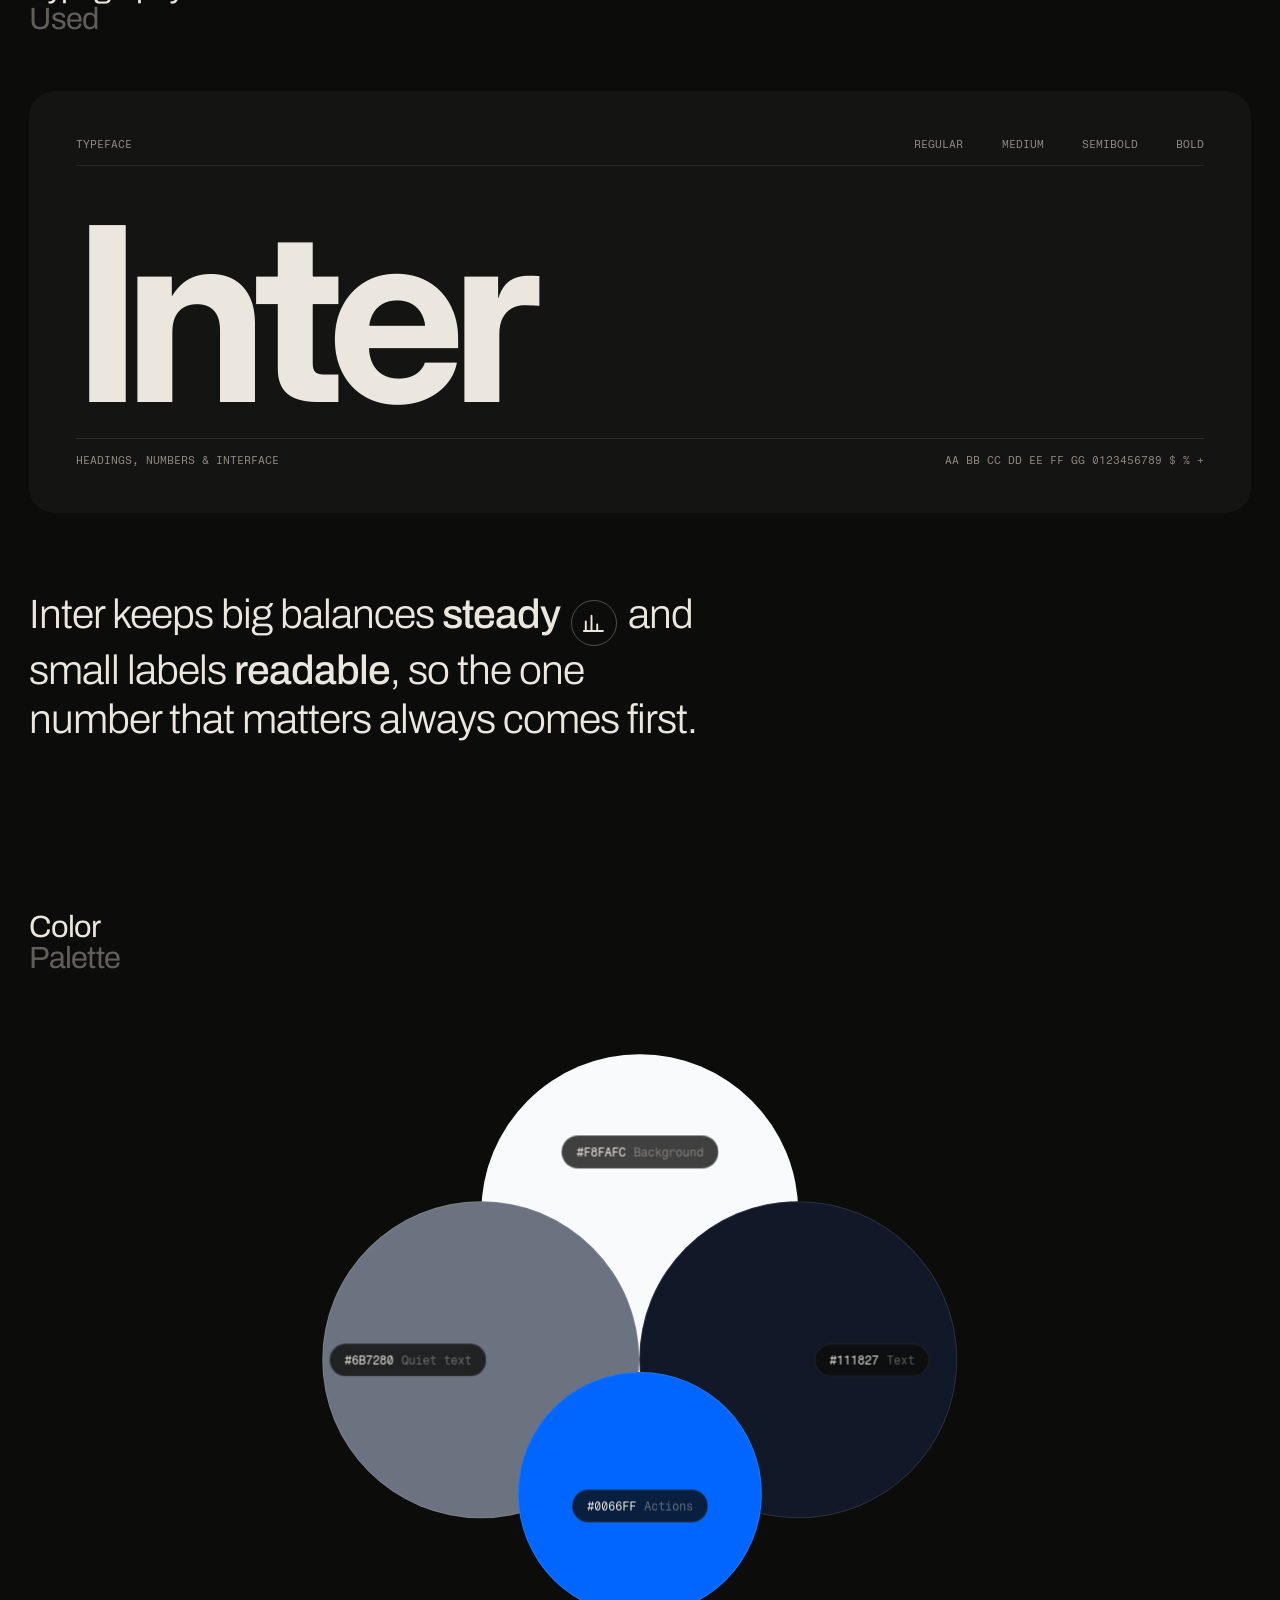
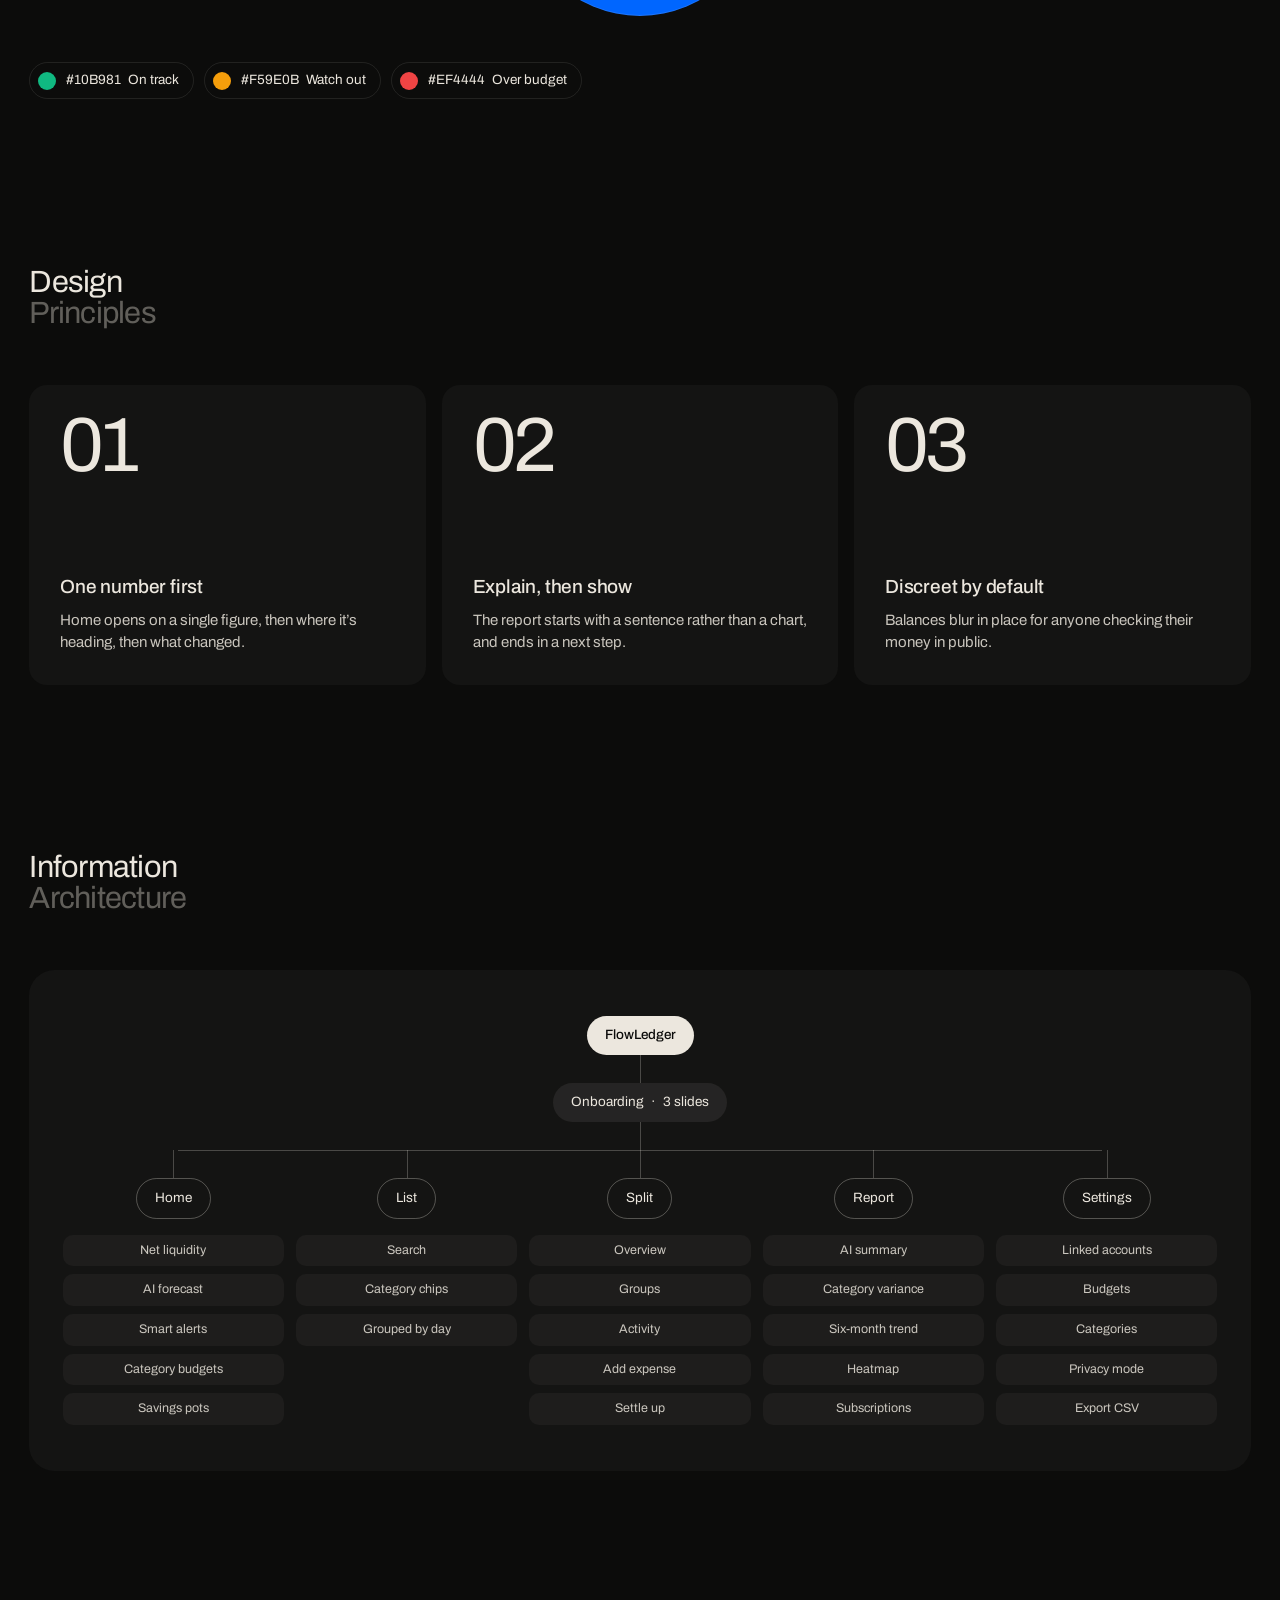
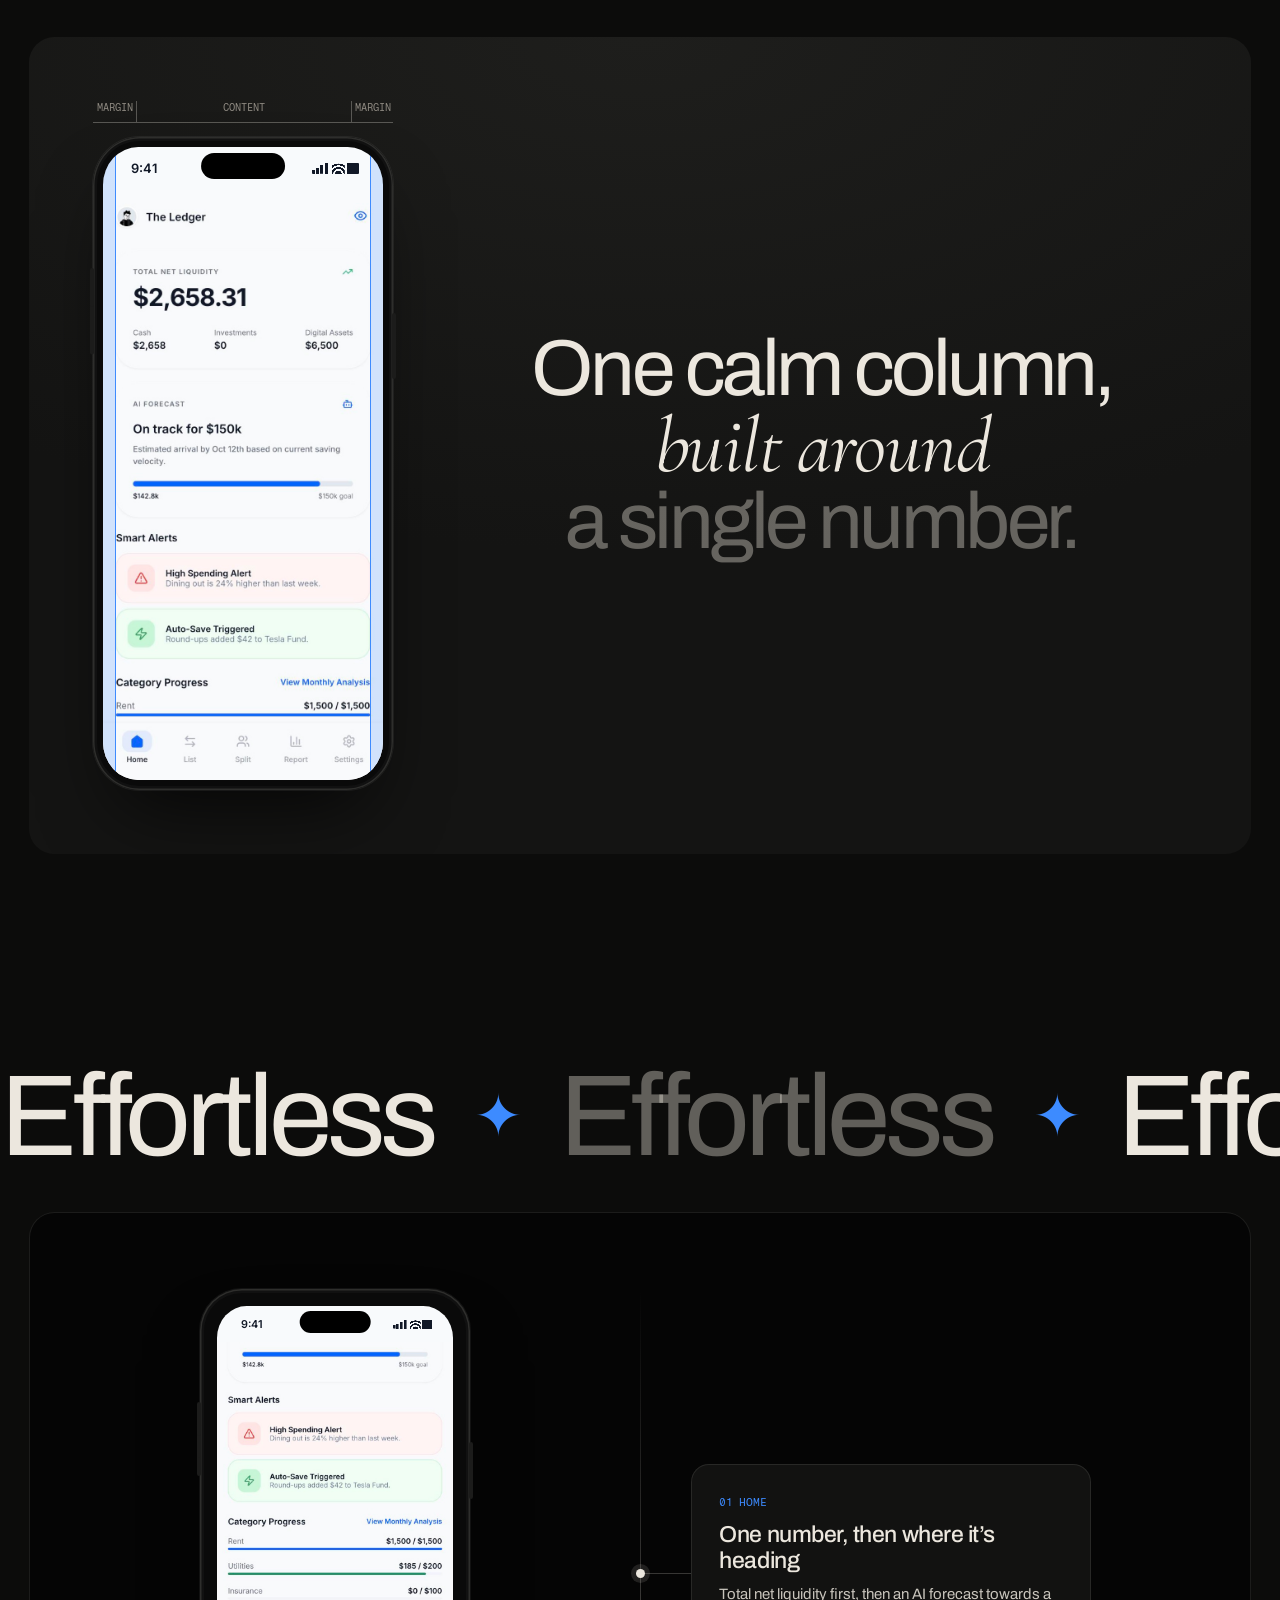
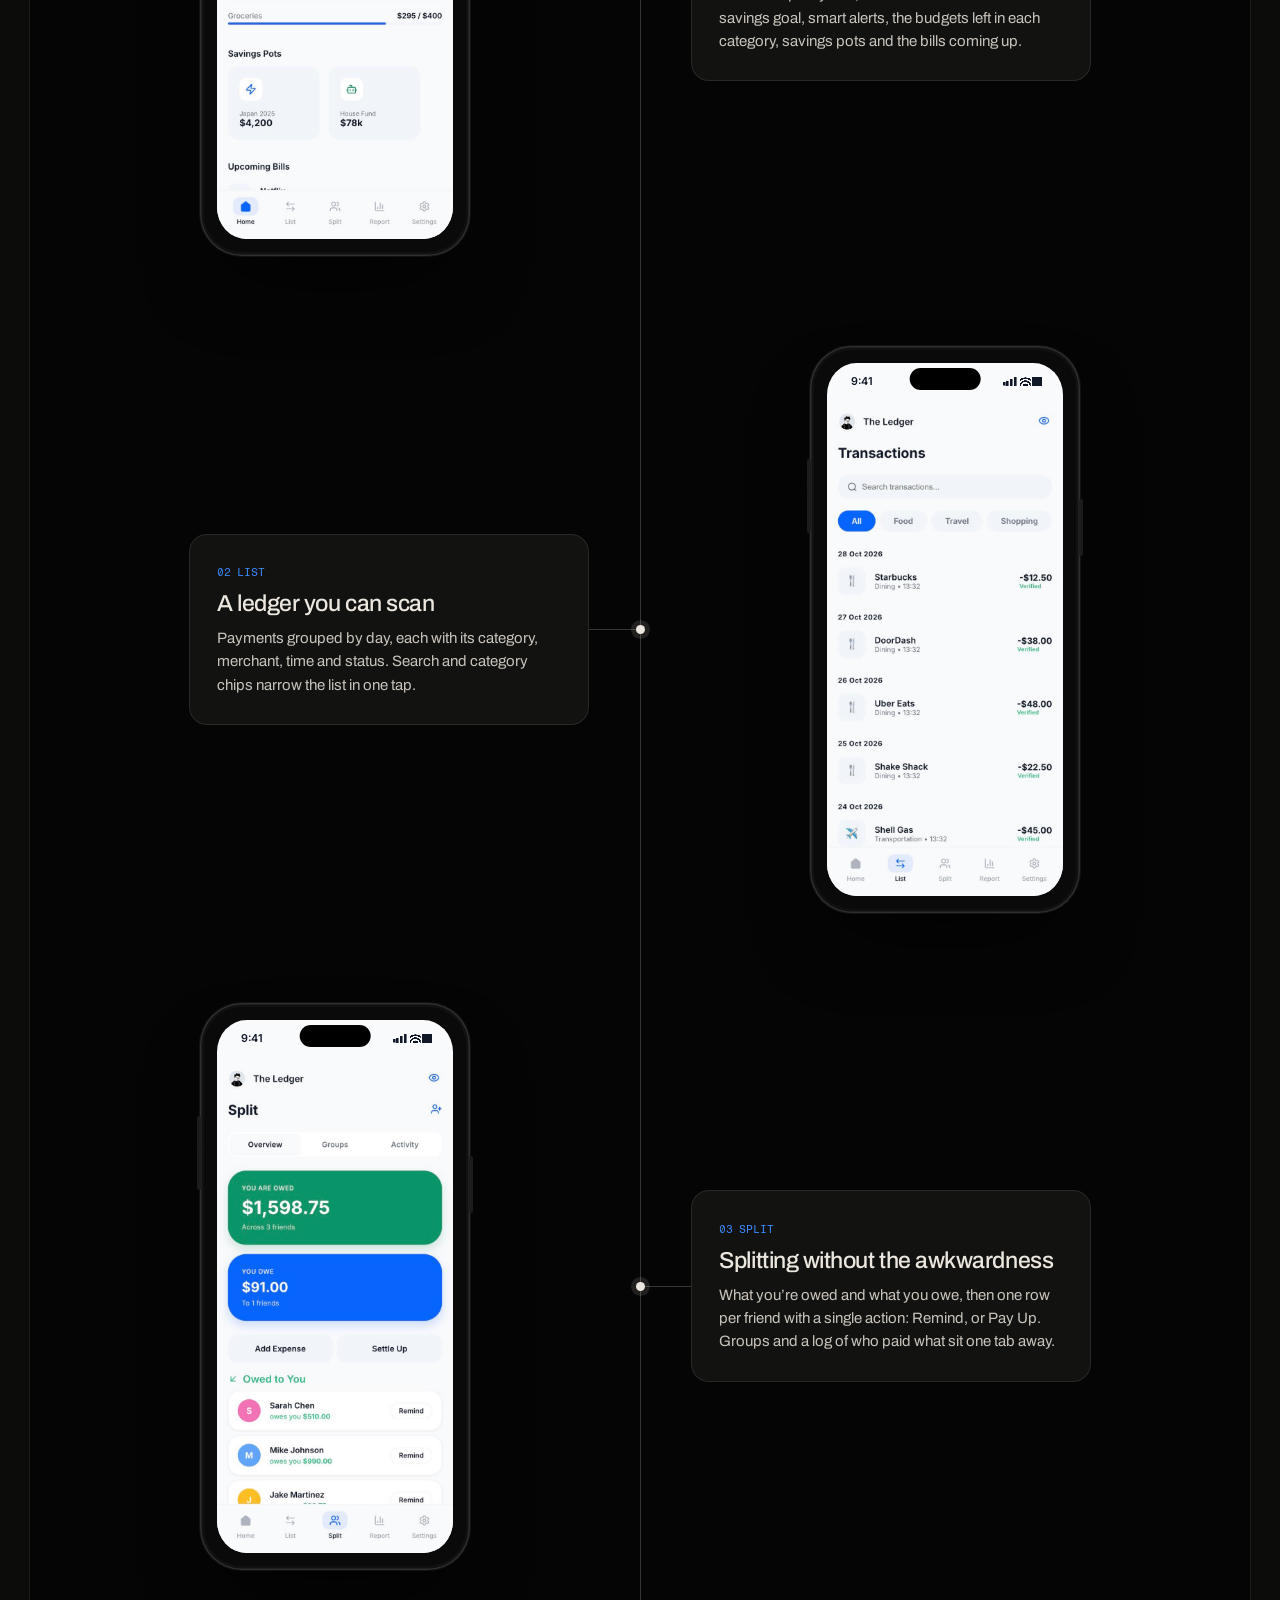
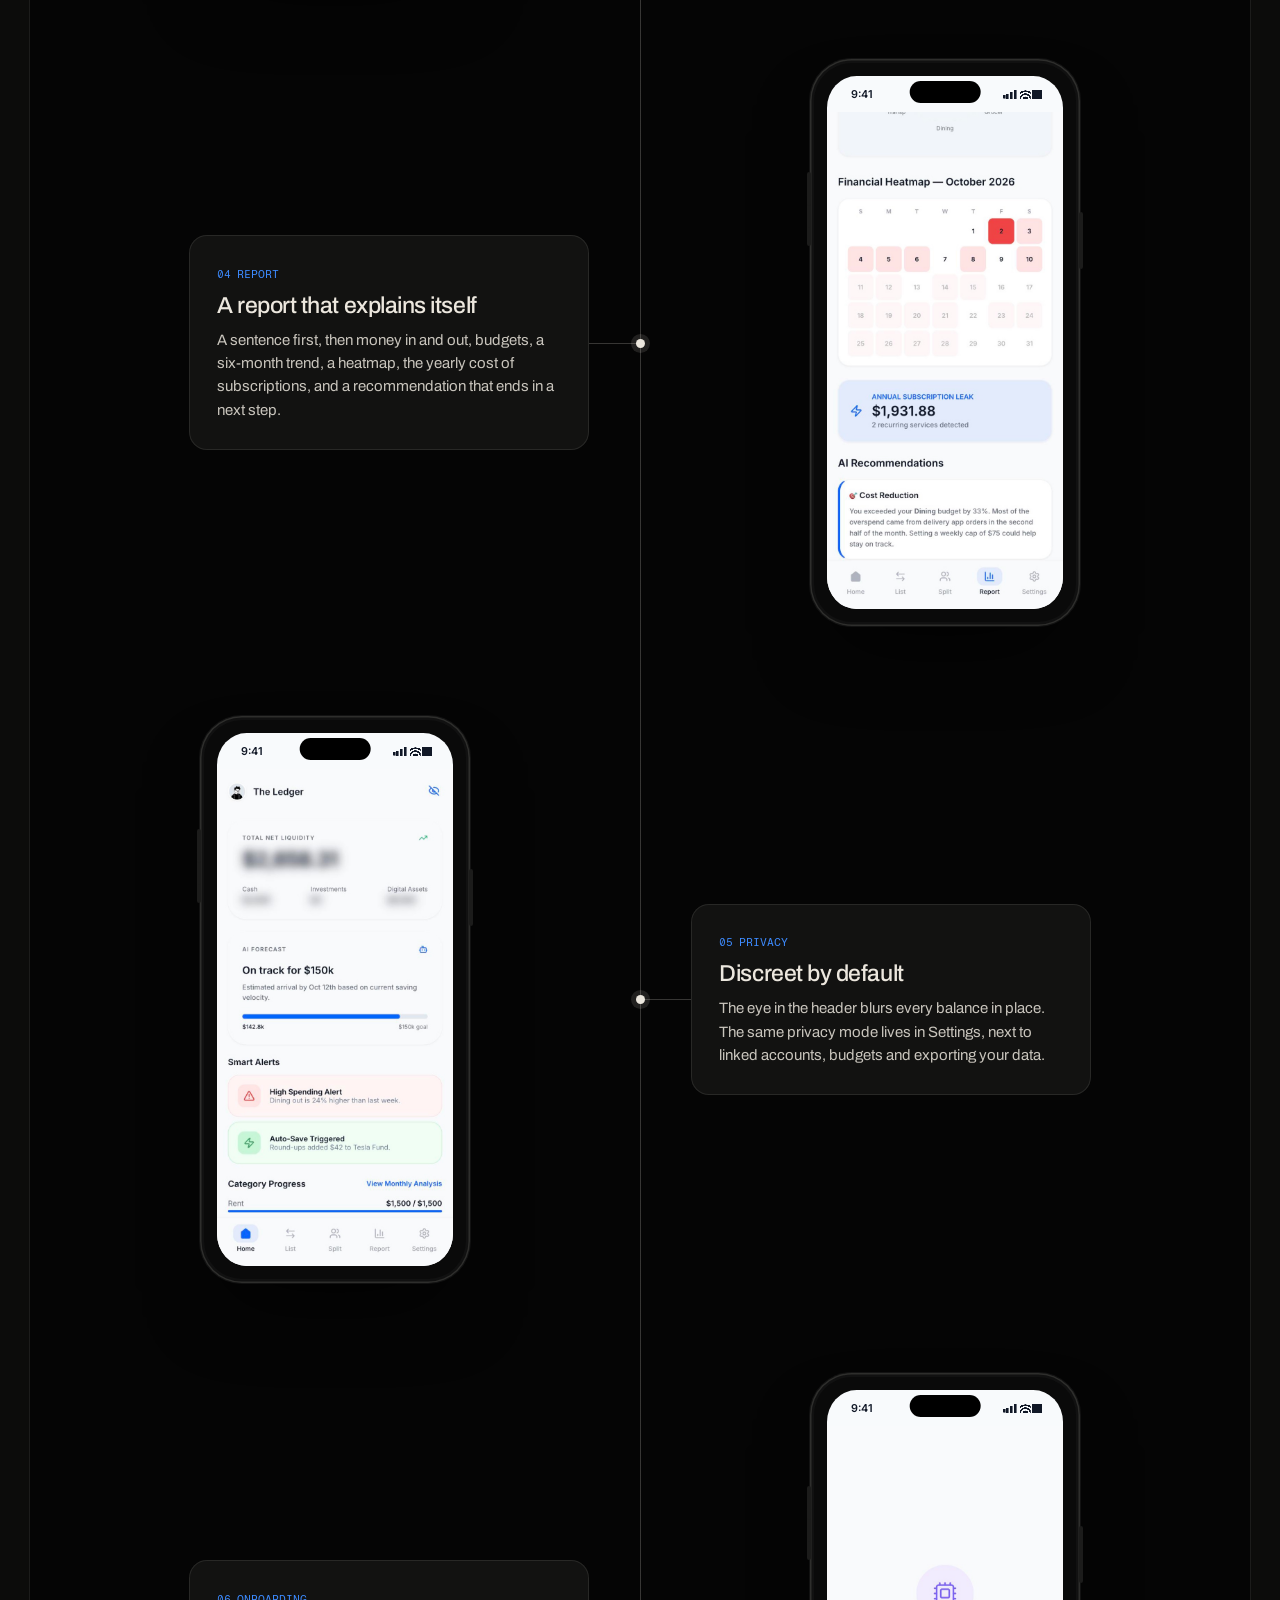
<file: work/flowledger/index.html>
<!doctype html>
<html lang="en" class="page-case">
<head>
  <meta charset="utf-8">
  <meta name="viewport" content="width=device-width, initial-scale=1, viewport-fit=cover">
  <title>FlowLedger | Harshita Prasad</title>
  <meta name="description" content="FlowLedger: an AI-assisted personal finance app that records spending on its own, splits bills with friends and explains your month in plain language. A case study by Harshita Prasad.">
  <meta name="theme-color" content="#0C0C0B">
  <link rel="icon" href="../../assets/img/favicon.svg" type="image/svg+xml">
  <link rel="preconnect" href="https://fonts.googleapis.com">
  <link rel="preconnect" href="https://fonts.gstatic.com" crossorigin>
  <link rel="stylesheet" href="https://fonts.googleapis.com/css2?family=Archivo:wght@300;400;500;600&family=Cormorant+Garamond:ital,wght@0,300;0,400;1,300;1,400&family=Fragment+Mono&family=Inter:wght@400;500;600;700&display=swap">
  <link rel="stylesheet" href="../../assets/css/base.css?v=94">
  <link rel="stylesheet" href="../../assets/css/study.css?v=6">
  <script>document.documentElement.classList.add('js');</script>
</head>
<body>

  <header class="site-header micro">
    <a class="u" href="../../" data-nav>Harshita Prasad</a>
    <nav class="site-nav" aria-label="Primary">
      <a class="u" href="../#projects" aria-current="page">Work</a>
      <a class="u" href="../#about">About</a>
    </nav>
  </header>

  <!-- FLOWLEDGER CASE STUDY, presentation style (assets/css/study.css).
       Phone screens are screenshots of the live app (flowledger-ai.vercel.app)
       in assets/img/projects/flowledger/. The white cards floating over the
       phones are rebuilt in HTML (.fl-*), with the app's own numbers. -->
  <main class="study" style="--acc:#3D8BFF">

    <!-- TITLE + HERO -->
    <div class="st-title">
      <div>
        <p class="mono" data-reveal style="--d:150">Case study&ensp;·&ensp;Mobile app&ensp;·&ensp;2026</p>
        <h1 data-reveal style="--d:250">FlowLedger</h1>
      </div>
      <p data-reveal style="--d:450">An AI-assisted money app that records your spending on its own, splits bills with friends and explains your month in plain language.</p>
    </div>

    <div data-reveal style="--d:600">
      <section class="hero" aria-label="FlowLedger screens">
        <div class="tags tags--l"><span class="tag tag--k">category</span><span class="tag">Fintech &amp; AI</span></div>
        <div class="tags tags--c"><span class="tag tag--k">platform</span><span class="tag">Mobile web</span></div>
        <div class="tags tags--r"><span class="tag tag--k">project</span><span class="tag">UX/UI case study</span></div>

        <div class="hero__layer" style="--x:53%; --y:15%; --pw:22cqw; --mx:44%; --my:24%; --mpw:44cqw">
          <div class="phone tilt-r"><div class="phone__screen"><span class="phone__bar"><b>9:41</b><i></i></span><img src="../../assets/img/projects/flowledger/report.jpg" width="680" height="1434" alt="" fetchpriority="high"></div></div>
        </div>
        <div class="hero__layer" style="--x:28%; --y:9%; --pw:24cqw; --mx:6%; --my:13%; --mpw:50cqw">
          <div class="phone tilt-l"><div class="phone__screen"><span class="phone__bar"><b>9:41</b><i></i></span><img src="../../assets/img/projects/flowledger/home.jpg" width="680" height="1434" alt="FlowLedger home: total net liquidity of $2,658.31 and an AI forecast on track for $150k."></div></div>
        </div>
        <div class="hero__layer fl hide-m" style="--x:66%; --y:58%; --f:.95cqw">
          <div class="fl-card">
            <p class="fl-k">Total net liquidity <svg viewBox="0 0 24 24" style="stroke:#12A05C"><path d="M3 17l6-6 4 4 8-8M15 7h6v6"/></svg></p>
            <p class="fl-big">$2,658.31</p>
            <div class="fl-row"><p><small>Cash</small><b>$2,658</b></p><p><small>Investments</small><b>$0</b></p><p><small>Digital assets</small><b>$6,500</b></p></div>
          </div>
        </div>
        <div class="hero__layer fl" style="--x:9%; --y:56%; --f:1cqw; --mx:8%; --my:70%; --mf:2.1cqw">
          <div class="fl-money fl-money--in"><small>You are owed</small><b>$1,598.75</b><span>Across 3 friends</span></div>
        </div>
        <div class="hero__layer fl hide-m" style="--x:6%; --y:22%; --f:.9cqw">
          <div class="fl-alert"><i><svg viewBox="0 0 24 24"><path d="M12 3l10 18H2zM12 10v4M12 17.5h.01"/></svg></i><p><b>High Spending Alert</b><span>Dining out is 24% higher than last week.</span></p></div>
        </div>
      </section>
    </div>

    <!-- PROBLEM -->
    <section class="sec" data-view aria-labelledby="problem">
      <h2 class="duo sec__head" id="problem" data-reveal><span>Problem</span><span>Statement</span></h2>
      <p class="lead lead--wide" data-reveal style="--d:120">People struggle to <b>see where</b> <span class="ic"><svg viewBox="0 0 24 24"><path d="M2 12s3.5-7 10-7 10 7 10 7-3.5 7-10 7S2 12 2 12z"/><circle cx="12" cy="12" r="3"/></svg></span> <span class="ic ic--fill"><svg viewBox="0 0 24 24"><path d="M12 3l1.8 5.2L19 10l-5.2 1.8L12 17l-1.8-5.2L5 10l5.2-1.8z"/></svg></span> <b>their money goes</b>, because a balance and a list of payments say what happened, not whether they’re on track.</p>
    </section>

    <!-- ABOUT -->
    <section class="sec" data-view aria-labelledby="about-project">
      <h2 class="duo sec__head" id="about-project" data-reveal><span>About</span><span>Project</span></h2>
      <div class="about-p">
        <div data-reveal style="--d:100">
          <p class="body">FlowLedger connects to your bank once, then records and categorises every transaction for you. On top of that ledger it adds what a spreadsheet can’t: a forecast towards your goals, alerts when spending drifts, a shared tab with friends, and a monthly report written in plain language.</p>
          <p class="body" style="margin-top:1em">It’s designed phone-first, for the moments people actually check their money: in a queue, after dinner, just before buying something.</p>
          <div class="pills"><span class="pill">UX/UI</span><span class="pill">Mobile app</span><span class="pill">Fintech</span><span class="pill">AI</span></div>
        </div>
        <dl class="facts" data-reveal style="--d:200">
          <div><dt class="mono">Project</dt><dd>FlowLedger</dd></div>
          <div><dt class="mono">Industry</dt><dd>Personal finance &amp; AI</dd></div>
          <div><dt class="mono">Role</dt><dd>UX &amp; UI design</dd></div>
          <div><dt class="mono">Platform</dt><dd>Mobile web app</dd></div>
          <div><dt class="mono">Built with</dt><dd>React</dd></div>
          <div><dt class="mono">Year</dt><dd>2026</dd></div>
        </dl>
      </div>
    </section>

    <!-- BIG LINE + PHONE -->
    <section class="sec" data-view>
      <div class="panel panel--soft rise">
        <h2 class="display" data-reveal><span>Every payment.</span><span class="q">Recorded for you.</span></h2>
        <div class="rise__device"><div data-reveal style="--d:200">
          <div class="phone" style="--w:min(46cqw, 400px)"><div class="phone__screen"><span class="phone__bar"><b>9:41</b><i></i></span><img src="../../assets/img/projects/flowledger/list.jpg" width="680" height="1434" loading="lazy" decoding="async" alt="Transactions: a search field, category chips and payments grouped by date."></div></div>
        </div></div>
      </div>
    </section>

    <!-- PAIN POINTS -->
    <section class="sec" data-view aria-labelledby="pain">
      <h2 class="duo sec__head" id="pain" data-reveal><span>Pain</span><span>Points</span></h2>
      <div class="pain">
        <div class="ring" data-reveal style="--d:100" aria-hidden="true">
          <svg viewBox="0 0 120 120">
            <circle cx="60" cy="60" r="52" stroke="rgba(236,231,222,.92)" stroke-dasharray="74 253.7" transform="rotate(-86 60 60)"/>
            <circle cx="60" cy="60" r="52" stroke="rgba(236,231,222,.62)" stroke-dasharray="74 253.7" transform="rotate(4 60 60)"/>
            <circle cx="60" cy="60" r="52" stroke="rgba(236,231,222,.38)" stroke-dasharray="74 253.7" transform="rotate(94 60 60)"/>
            <circle cx="60" cy="60" r="52" stroke="var(--acc)" stroke-dasharray="74 253.7" transform="rotate(184 60 60)"/>
          </svg>
          <p class="ring__label"><span>User</span><span>Pain Points</span></p>
        </div>
        <ol class="key">
          <li data-reveal style="--d:150"><span class="mono">01</span><div><b>Numbers without meaning</b><p>A balance and a list of payments say what happened, not whether you’re on track.</p></div></li>
          <li data-reveal style="--d:220"><span class="mono">02</span><div><b>Money is social</b><p>Dinners, trips and rent get shared, and keeping score with friends is awkward.</p></div></li>
          <li data-reveal style="--d:290"><span class="mono">03</span><div><b>Small leaks add up</b><p>Subscriptions and recurring bills are easy to forget until they’re charged.</p></div></li>
          <li data-reveal style="--d:360"><span class="mono">04</span><div><b>It’s personal</b><p>People check their finances in public, so the app has to be discreet.</p></div></li>
        </ol>
      </div>
    </section>

    <!-- STATEMENT -->
    <section class="sec" data-view>
      <p class="quote-c" data-reveal>Designed to make money feel calm, FlowLedger records <span class="ic"><svg viewBox="0 0 24 24"><path d="M7 7h12l-3-3M17 17H5l3 3"/></svg></span> <span class="ic ic--fill"><svg viewBox="0 0 24 24"><path d="M12 3l1.8 5.2L19 10l-5.2 1.8L12 17l-1.8-5.2L5 10l5.2-1.8z"/></svg></span> every payment on its own, explains your month in plain language, and keeps the maths between friends out of the way.</p>
    </section>

    <!-- TIMELINE -->
    <section class="sec" data-view aria-labelledby="timeline">
      <h2 class="duo sec__head" id="timeline" data-reveal><span>Project</span><span>Timeline</span></h2>
      <ol class="timeline" style="--n:5; --d:100" data-reveal>
        <li class="step"><div class="step__box"><span class="step__check"><svg viewBox="0 0 24 24"><path d="M5 12.5l4.5 4.5L19 7.5"/></svg></span><p><b>Define</b><span class="mono">Completed</span></p></div></li>
        <li class="step"><div class="step__box"><span class="step__check"><svg viewBox="0 0 24 24"><path d="M5 12.5l4.5 4.5L19 7.5"/></svg></span><p><b>Wireframes</b><span class="mono">Completed</span></p></div></li>
        <li class="step"><div class="step__box"><span class="step__check"><svg viewBox="0 0 24 24"><path d="M5 12.5l4.5 4.5L19 7.5"/></svg></span><p><b>UI design</b><span class="mono">Completed</span></p></div></li>
        <li class="step"><div class="step__box"><span class="step__check"><svg viewBox="0 0 24 24"><path d="M5 12.5l4.5 4.5L19 7.5"/></svg></span><p><b>Built in React</b><span class="mono">Completed</span></p></div></li>
        <li class="step"><div class="step__box"><span class="step__check"><svg viewBox="0 0 24 24"><path d="M5 12.5l4.5 4.5L19 7.5"/></svg></span><p><b>Live on the web</b><span class="mono">Completed</span></p></div></li>
      </ol>
    </section>

    <!-- FOUNDATION -->
    <section class="sec" data-view aria-labelledby="foundation">
      <h2 class="duo sec__head" id="foundation" data-reveal><span>Design</span><span>Foundation</span></h2>
      <div class="orbit" data-reveal style="--d:100">
        <div class="orbit__arcs" aria-hidden="true">
          <div class="orbit__arc" style="--s:78cqw; --a:.025">Personal finance</div>
          <div class="orbit__arc" style="--s:54cqw; --a:.045">Automatic ledger</div>
          <div class="orbit__arc orbit__arc--core" style="--s:30cqw">AI assistance</div>
        </div>
        <div class="orbit__call" style="left:0; top:6%"><b><i>!</i>Smart alerts</b><p>Flags what changed this week: green for good news, red when something needs attention.</p></div>
        <div class="orbit__call" style="right:0; top:6%"><b><i>✦</i>AI report</b><p>Your month in a sentence first, then the detail, then one concrete next step.</p></div>
        <div class="orbit__call" style="left:0; top:52%"><b><i>⇆</i>Split with friends</b><p>What you’re owed and what you owe, with one action per friend.</p></div>
        <div class="orbit__call" style="right:0; top:52%"><b><i>◐</i>Privacy mode</b><p>One tap blurs every balance, for checking your money on a train.</p></div>
      </div>
    </section>

    <!-- COMPONENTS -->
    <section class="sec" data-view aria-labelledby="components">
      <h2 class="duo sec__head" id="components" data-reveal><span>Key</span><span>Components</span></h2>
      <div class="bento">
        <div class="panel span-3 fl" data-reveal>
          <div class="fl-card">
            <p class="fl-k">Total net liquidity <svg viewBox="0 0 24 24" style="stroke:#12A05C"><path d="M3 17l6-6 4 4 8-8M15 7h6v6"/></svg></p>
            <p class="fl-big">$2,658.31</p>
            <div class="fl-row"><p><small>Cash</small><b>$2,658</b></p><p><small>Investments</small><b>$0</b></p><p><small>Digital assets</small><b>$6,500</b></p></div>
          </div>
        </div>
        <div class="panel span-3 fl" data-reveal style="--d:100">
          <div class="fl-card">
            <p class="fl-k">AI forecast <svg viewBox="0 0 24 24" style="stroke:#0066FF"><rect x="4" y="8" width="16" height="12" rx="3"/><path d="M12 4v4M9 13h.01M15 13h.01"/></svg></p>
            <p class="fl-h">On track for $150k</p>
            <p class="fl-p">Estimated arrival by Oct 12th based on current saving velocity.</p>
            <div class="fl-bar"><i></i></div>
            <p class="fl-ends"><b>$142.8k</b><span>$150k goal</span></p>
          </div>
        </div>
        <div class="panel span-2 fl" data-reveal>
          <div style="display:grid; gap:1em">
            <div class="fl-money fl-money--in"><small>You are owed</small><b>$1,598.75</b><span>Across 3 friends</span></div>
            <div class="fl-money fl-money--out"><small>You owe</small><b>$91.00</b><span>To 1 friend</span></div>
          </div>
        </div>
        <div class="panel span-4 fl" data-reveal style="--d:100">
          <div style="display:grid; gap:1em">
            <div class="fl-alert"><i><svg viewBox="0 0 24 24"><path d="M12 3l10 18H2zM12 10v4M12 17.5h.01"/></svg></i><p><b>High Spending Alert</b><span>Dining out is 24% higher than last week.</span></p></div>
            <div class="fl-alert fl-alert--ok"><i><svg viewBox="0 0 24 24"><path d="M13 2L4 14h7l-1 8 9-12h-7z"/></svg></i><p><b>Auto-Save Triggered</b><span>Round-ups added $42 to Tesla Fund.</span></p></div>
            <div class="fl-friend"><i>S</i><div><b>Sarah Chen</b><span>owes you $510.00</span></div><em>Remind</em></div>
          </div>
        </div>
        <div class="panel span-3 fl" data-reveal>
          <div class="fl-ai">
            <p class="fl-k"><svg viewBox="0 0 24 24" style="stroke:#0066FF"><rect x="4" y="8" width="16" height="12" rx="3"/><path d="M12 4v4M9 13h.01M15 13h.01"/></svg>AI summary</p>
            <p>You’re on track to save <b>$1,240</b> this month, which is <b>12% higher</b> than your average. However, your “Dining” spend is accelerating.</p>
          </div>
        </div>
        <div class="panel span-3 fl" data-reveal style="--d:100">
          <div class="fl-tabs">
            <span class="on"><svg viewBox="0 0 24 24"><path d="M4 11l8-7 8 7v9H4z"/></svg>Home</span>
            <span><svg viewBox="0 0 24 24"><path d="M7 7h12l-3-3M17 17H5l3 3"/></svg>List</span>
            <span><svg viewBox="0 0 24 24"><circle cx="9" cy="8" r="3.5"/><path d="M2.5 20a6.5 6.5 0 0113 0M16 4.5a3.5 3.5 0 010 7M21.5 20a6.5 6.5 0 00-4-6"/></svg>Split</span>
            <span><svg viewBox="0 0 24 24"><path d="M4 20V10M10 20V4M16 20v-7M22 20H2"/></svg>Report</span>
            <span><svg viewBox="0 0 24 24"><circle cx="12" cy="12" r="3"/><path d="M19.4 15a1.7 1.7 0 00.3 1.8l.1.1a2 2 0 11-2.8 2.8l-.1-.1a1.7 1.7 0 00-1.8-.3 1.7 1.7 0 00-1 1.5V21a2 2 0 01-4 0v-.1a1.7 1.7 0 00-1.1-1.5 1.7 1.7 0 00-1.8.3l-.1.1a2 2 0 11-2.8-2.8l.1-.1a1.7 1.7 0 00.3-1.8 1.7 1.7 0 00-1.5-1H3a2 2 0 010-4h.1a1.7 1.7 0 001.5-1.1 1.7 1.7 0 00-.3-1.8l-.1-.1a2 2 0 112.8-2.8l.1.1a1.7 1.7 0 001.8.3H9a1.7 1.7 0 001-1.5V3a2 2 0 014 0v.1a1.7 1.7 0 001 1.5 1.7 1.7 0 001.8-.3l.1-.1a2 2 0 112.8 2.8l-.1.1a1.7 1.7 0 00-.3 1.8V9a1.7 1.7 0 001.5 1H21a2 2 0 010 4h-.1a1.7 1.7 0 00-1.5 1z"/></svg>Settings</span>
          </div>
        </div>
      </div>
    </section>

    <!-- BIG LINE + REPORT -->
    <section class="sec" data-view>
      <div class="panel panel--soft rise">
        <h2 class="display" data-reveal><span>Your month,</span><span><em>explained</em></span><span class="q">in plain language.</span></h2>
        <div class="rise__device"><div data-reveal style="--d:200">
          <div class="phone" style="--w:min(46cqw, 400px)"><div class="phone__screen"><span class="phone__bar"><b>9:41</b><i></i></span><img src="../../assets/img/projects/flowledger/report.jpg" width="680" height="1434" loading="lazy" decoding="async" alt="AI report: a plain-language summary, inflow and outflow, and categories over and within budget."></div></div>
        </div></div>
      </div>
    </section>

    <!-- TYPOGRAPHY -->
    <section class="sec" data-view aria-labelledby="type">
      <h2 class="duo sec__head" id="type" data-reveal><span>Typography</span><span>Used</span></h2>
      <div class="panel type-spec" data-reveal style="--d:100">
        <div class="type-spec__row mono"><span>Typeface</span><span class="type-spec__weights"><span>Regular</span><span>Medium</span><span>Semibold</span><span>Bold</span></span></div>
        <p class="type-spec__name" style="font-family: Inter, sans-serif; font-weight: 700">Inter</p>
        <div class="type-spec__set mono"><span>Headings, numbers &amp; interface</span><span>Aa Bb Cc Dd Ee Ff Gg 0123456789 $ % +</span></div>
      </div>
      <p class="lead lead--wide" style="margin-top: clamp(48px, 6vw, 90px)" data-reveal>Inter keeps big balances <b>steady</b> <span class="ic"><svg viewBox="0 0 24 24"><path d="M4 20V10M10 20V4M16 20v-7M22 20H2"/></svg></span> and small labels <b>readable</b>, so the one number that matters always comes first.</p>
    </section>

    <!-- COLOUR -->
    <section class="sec" data-view aria-labelledby="colour">
      <h2 class="duo sec__head" id="colour" data-reveal><span>Color</span><span>Palette</span></h2>
      <div class="palette" data-reveal style="--d:100" aria-label="Palette: blue #0066FF for actions, ink #111827 for text, slate #F8FAFC for backgrounds and grey #6B7280 for quiet text.">
        <span class="palette__dot" style="--c:#F8FAFC; left:50%; top:30%"></span>
        <span class="palette__dot" style="--c:#6B7280; left:37%; top:54%"></span>
        <span class="palette__dot" style="--c:#111827; left:63%; top:54%"></span>
        <span class="palette__dot" style="--c:#0066FF; left:50%; top:76%; width:20cqw"></span>
        <span class="palette__hex" style="left:50%; top:20%">#F8FAFC<small>Background</small></span>
        <span class="palette__hex" style="left:31%; top:54%">#6B7280<small>Quiet text</small></span>
        <span class="palette__hex" style="left:69%; top:54%">#111827<small>Text</small></span>
        <span class="palette__hex" style="left:50%; top:78%">#0066FF<small>Actions</small></span>
      </div>
      <div class="semantics" data-reveal style="--d:200">
        <span style="--c:#10B981"><i></i>#10B981&ensp;On track</span>
        <span style="--c:#F59E0B"><i></i>#F59E0B&ensp;Watch out</span>
        <span style="--c:#EF4444"><i></i>#EF4444&ensp;Over budget</span>
      </div>
    </section>

    <!-- PRINCIPLES -->
    <section class="sec" data-view aria-labelledby="principles">
      <h2 class="duo sec__head" id="principles" data-reveal><span>Design</span><span>Principles</span></h2>
      <div class="trio">
        <article data-reveal><span class="num">01</span><div><b>One number first</b><p>Home opens on a single figure, then where it’s heading, then what changed.</p></div></article>
        <article data-reveal style="--d:100"><span class="num">02</span><div><b>Explain, then show</b><p>The report starts with a sentence rather than a chart, and ends in a next step.</p></div></article>
        <article data-reveal style="--d:200"><span class="num">03</span><div><b>Discreet by default</b><p>Balances blur in place for anyone checking their money in public.</p></div></article>
      </div>
    </section>

    <!-- IA -->
    <section class="sec" data-view aria-labelledby="ia">
      <h2 class="duo sec__head" id="ia" data-reveal><span>Information</span><span>Architecture</span></h2>
      <div class="panel ia" data-reveal style="--d:100">
        <div class="ia__chain">
          <span class="ia__node ia__node--root">FlowLedger</span>
          <span class="ia__stem"></span>
          <span class="ia__node">Onboarding&ensp;·&ensp;3 slides</span>
          <span class="ia__stem"></span>
        </div>
        <div class="ia__cols" style="--n:5">
          <div class="ia__col"><span class="ia__node">Home</span><span class="ia__leaf">Net liquidity</span><span class="ia__leaf">AI forecast</span><span class="ia__leaf">Smart alerts</span><span class="ia__leaf">Category budgets</span><span class="ia__leaf">Savings pots</span></div>
          <div class="ia__col"><span class="ia__node">List</span><span class="ia__leaf">Search</span><span class="ia__leaf">Category chips</span><span class="ia__leaf">Grouped by day</span></div>
          <div class="ia__col"><span class="ia__node">Split</span><span class="ia__leaf">Overview</span><span class="ia__leaf">Groups</span><span class="ia__leaf">Activity</span><span class="ia__leaf">Add expense</span><span class="ia__leaf">Settle up</span></div>
          <div class="ia__col"><span class="ia__node">Report</span><span class="ia__leaf">AI summary</span><span class="ia__leaf">Category variance</span><span class="ia__leaf">Six-month trend</span><span class="ia__leaf">Heatmap</span><span class="ia__leaf">Subscriptions</span></div>
          <div class="ia__col"><span class="ia__node">Settings</span><span class="ia__leaf">Linked accounts</span><span class="ia__leaf">Budgets</span><span class="ia__leaf">Categories</span><span class="ia__leaf">Privacy mode</span><span class="ia__leaf">Export CSV</span></div>
        </div>
      </div>
    </section>

    <!-- LAYOUT -->
    <section class="sec" data-view>
      <div class="panel panel--soft grid-sec">
        <div class="grid-sec__phone" data-reveal>
          <span class="grid-sec__dims mono"><span>Margin</span><span>Content</span><span>Margin</span></span>
          <div class="phone" style="--w:min(300px, 70vw)"><div class="phone__screen"><span class="phone__bar"><b>9:41</b><i></i></span><img src="../../assets/img/projects/flowledger/home.jpg" width="680" height="1434" loading="lazy" decoding="async" alt="Home, with the layout's margins and content column marked over it."><span class="grid-sec__cols" aria-hidden="true"></span></div></div>
        </div>
        <h2 class="display display--center" data-reveal style="--d:150"><span>One calm column,</span><span><em>built around</em></span><span class="q">a single number.</span></h2>
      </div>
    </section>

    <!-- WALKTHROUGH -->
    <section class="sec" data-view aria-labelledby="walk">
      <h2 class="sr-only" id="walk">Walkthrough</h2>
      <div class="marquee" aria-hidden="true"><div class="marquee__track">
        <span>Effortless <i>✦</i></span><span>Effortless <i>✦</i></span><span>Effortless <i>✦</i></span><span>Effortless <i>✦</i></span>
        <span>Effortless <i>✦</i></span><span>Effortless <i>✦</i></span><span>Effortless <i>✦</i></span><span>Effortless <i>✦</i></span>
      </div></div>

      <div class="walk">
        <div class="walk__step" data-reveal>
          <div class="walk__shot"><div class="phone" style="--w:min(270px, 62vw)"><div class="phone__screen"><span class="phone__bar"><b>9:41</b><i></i></span><img src="../../assets/img/projects/flowledger/home-budgets.jpg" width="680" height="1434" loading="lazy" decoding="async" alt="Further down home: category budgets as progress bars, and savings pots."></div></div></div>
          <div class="walk__note"><span class="mono">01&ensp;Home</span><h3>One number, then where it’s heading</h3><p>Total net liquidity first, then an AI forecast towards a savings goal, smart alerts, the budgets left in each category, savings pots and the bills coming up.</p></div>
        </div>
        <div class="walk__step walk__step--flip" data-reveal>
          <div class="walk__shot"><div class="phone" style="--w:min(270px, 62vw)"><div class="phone__screen"><span class="phone__bar"><b>9:41</b><i></i></span><img src="../../assets/img/projects/flowledger/list.jpg" width="680" height="1434" loading="lazy" decoding="async" alt="Transactions: a search field, category chips and payments grouped by date."></div></div></div>
          <div class="walk__note"><span class="mono">02&ensp;List</span><h3>A ledger you can scan</h3><p>Payments grouped by day, each with its category, merchant, time and status. Search and category chips narrow the list in one tap.</p></div>
        </div>
        <div class="walk__step" data-reveal>
          <div class="walk__shot"><div class="phone" style="--w:min(270px, 62vw)"><div class="phone__screen"><span class="phone__bar"><b>9:41</b><i></i></span><img src="../../assets/img/projects/flowledger/split.jpg" width="680" height="1434" loading="lazy" decoding="async" alt="Split: $1,598.75 you are owed, $91.00 you owe, and a row per friend with a Remind button."></div></div></div>
          <div class="walk__note"><span class="mono">03&ensp;Split</span><h3>Splitting without the awkwardness</h3><p>What you’re owed and what you owe, then one row per friend with a single action: Remind, or Pay Up. Groups and a log of who paid what sit one tab away.</p></div>
        </div>
        <div class="walk__step walk__step--flip" data-reveal>
          <div class="walk__shot"><div class="phone" style="--w:min(270px, 62vw)"><div class="phone__screen"><span class="phone__bar"><b>9:41</b><i></i></span><img src="../../assets/img/projects/flowledger/report-insights.jpg" width="680" height="1434" loading="lazy" decoding="async" alt="AI report: a heatmap of October, an annual subscription leak of $1,931.88, and an AI recommendation to cap dining."></div></div></div>
          <div class="walk__note"><span class="mono">04&ensp;Report</span><h3>A report that explains itself</h3><p>A sentence first, then money in and out, budgets, a six-month trend, a heatmap, the yearly cost of subscriptions, and a recommendation that ends in a next step.</p></div>
        </div>
        <div class="walk__step" data-reveal>
          <div class="walk__shot"><div class="phone" style="--w:min(270px, 62vw)"><div class="phone__screen"><span class="phone__bar"><b>9:41</b><i></i></span><img src="../../assets/img/projects/flowledger/privacy.jpg" width="680" height="1434" loading="lazy" decoding="async" alt="Home with privacy mode on: the balances are blurred."></div></div></div>
          <div class="walk__note"><span class="mono">05&ensp;Privacy</span><h3>Discreet by default</h3><p>The eye in the header blurs every balance in place. The same privacy mode lives in Settings, next to linked accounts, budgets and exporting your data.</p></div>
        </div>
        <div class="walk__step walk__step--flip" data-reveal>
          <div class="walk__shot"><div class="phone" style="--w:min(270px, 62vw)"><div class="phone__screen"><span class="phone__bar"><b>9:41</b><i></i></span><img src="../../assets/img/projects/flowledger/onboarding-2.jpg" width="680" height="1434" loading="lazy" decoding="async" alt="Onboarding, slide two: AI Categorization."></div></div></div>
          <div class="walk__note"><span class="mono">06&ensp;Onboarding</span><h3>Three screens to set expectations</h3><p>One idea each: tracking that happens on its own, AI that sorts every purchase, and insights that tell you what to do next. Skip is always there.</p></div>
        </div>
      </div>
    </section>

    <!-- OUTCOME -->
    <section class="sec" data-view aria-labelledby="outcome">
      <div class="finale">
        <h2 class="display display--center" id="outcome" data-reveal><span>A working app,</span><span class="q">live on the web.</span></h2>
        <p class="body" data-reveal style="--d:120">FlowLedger is built in React and deployed, so every screen here can be tapped through: the five tabs, onboarding, search and filters on the ledger, groups and activity in Split, and privacy mode. It’s laid out for a phone, so it’s best opened on one.</p>
        <a class="cta" href="https://flowledger-ai.vercel.app/" target="_blank" rel="noopener" data-reveal style="--d:200">Open the live app&ensp;↗</a>
      </div>
    </section>

    <nav class="st-end micro" aria-label="Projects">
      <a class="u" href="../#projects">←&ensp;Back to projects</a>
      <a class="u" href="#top" data-top>Back to top&ensp;↑</a>
    </nav>
  </main>

  <script src="../../assets/js/site.js?v=91" defer></script>
  <script src="../../assets/js/page.js?v=92" defer></script>
  <script>
    // "Back to top"
    document.querySelector('[data-top]').addEventListener('click', (e) => { e.preventDefault(); scrollTo({ top: 0, behavior: 'smooth' }); });
  </script>
</body>
</html>
</file>
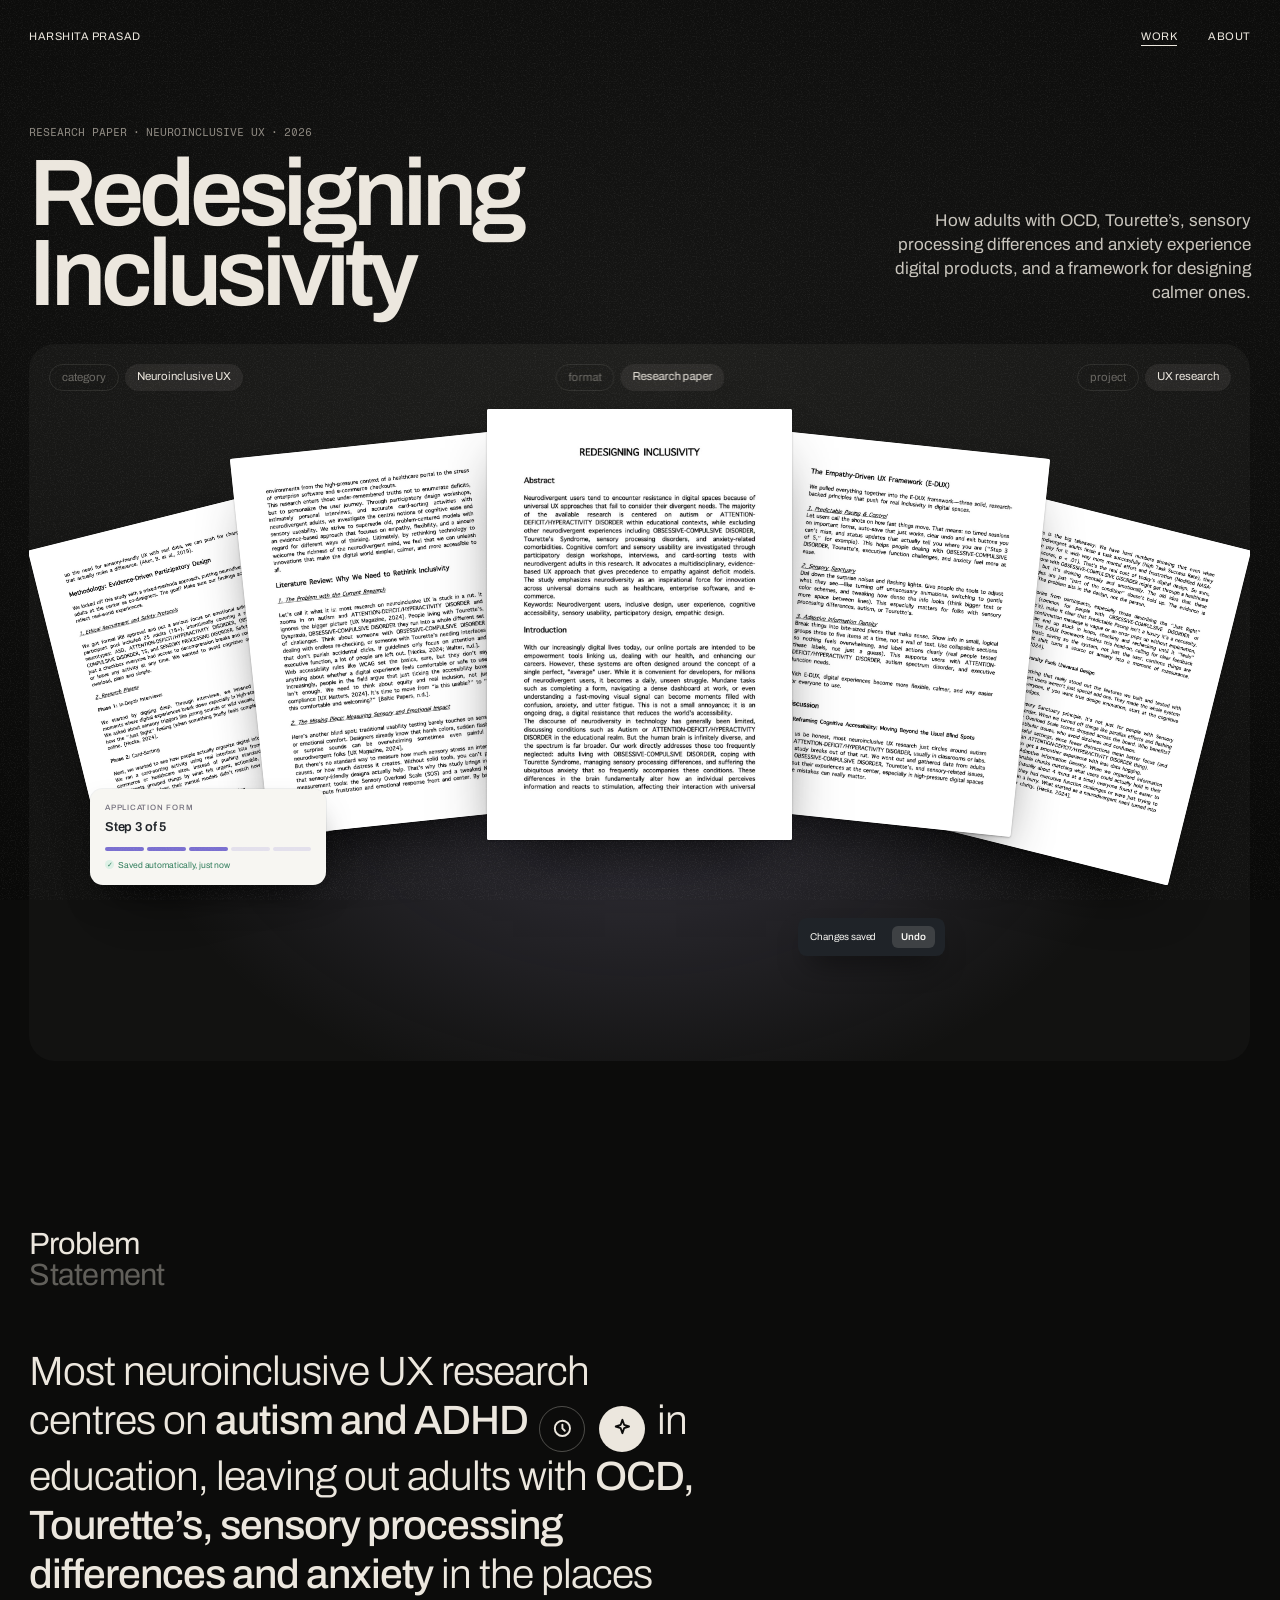
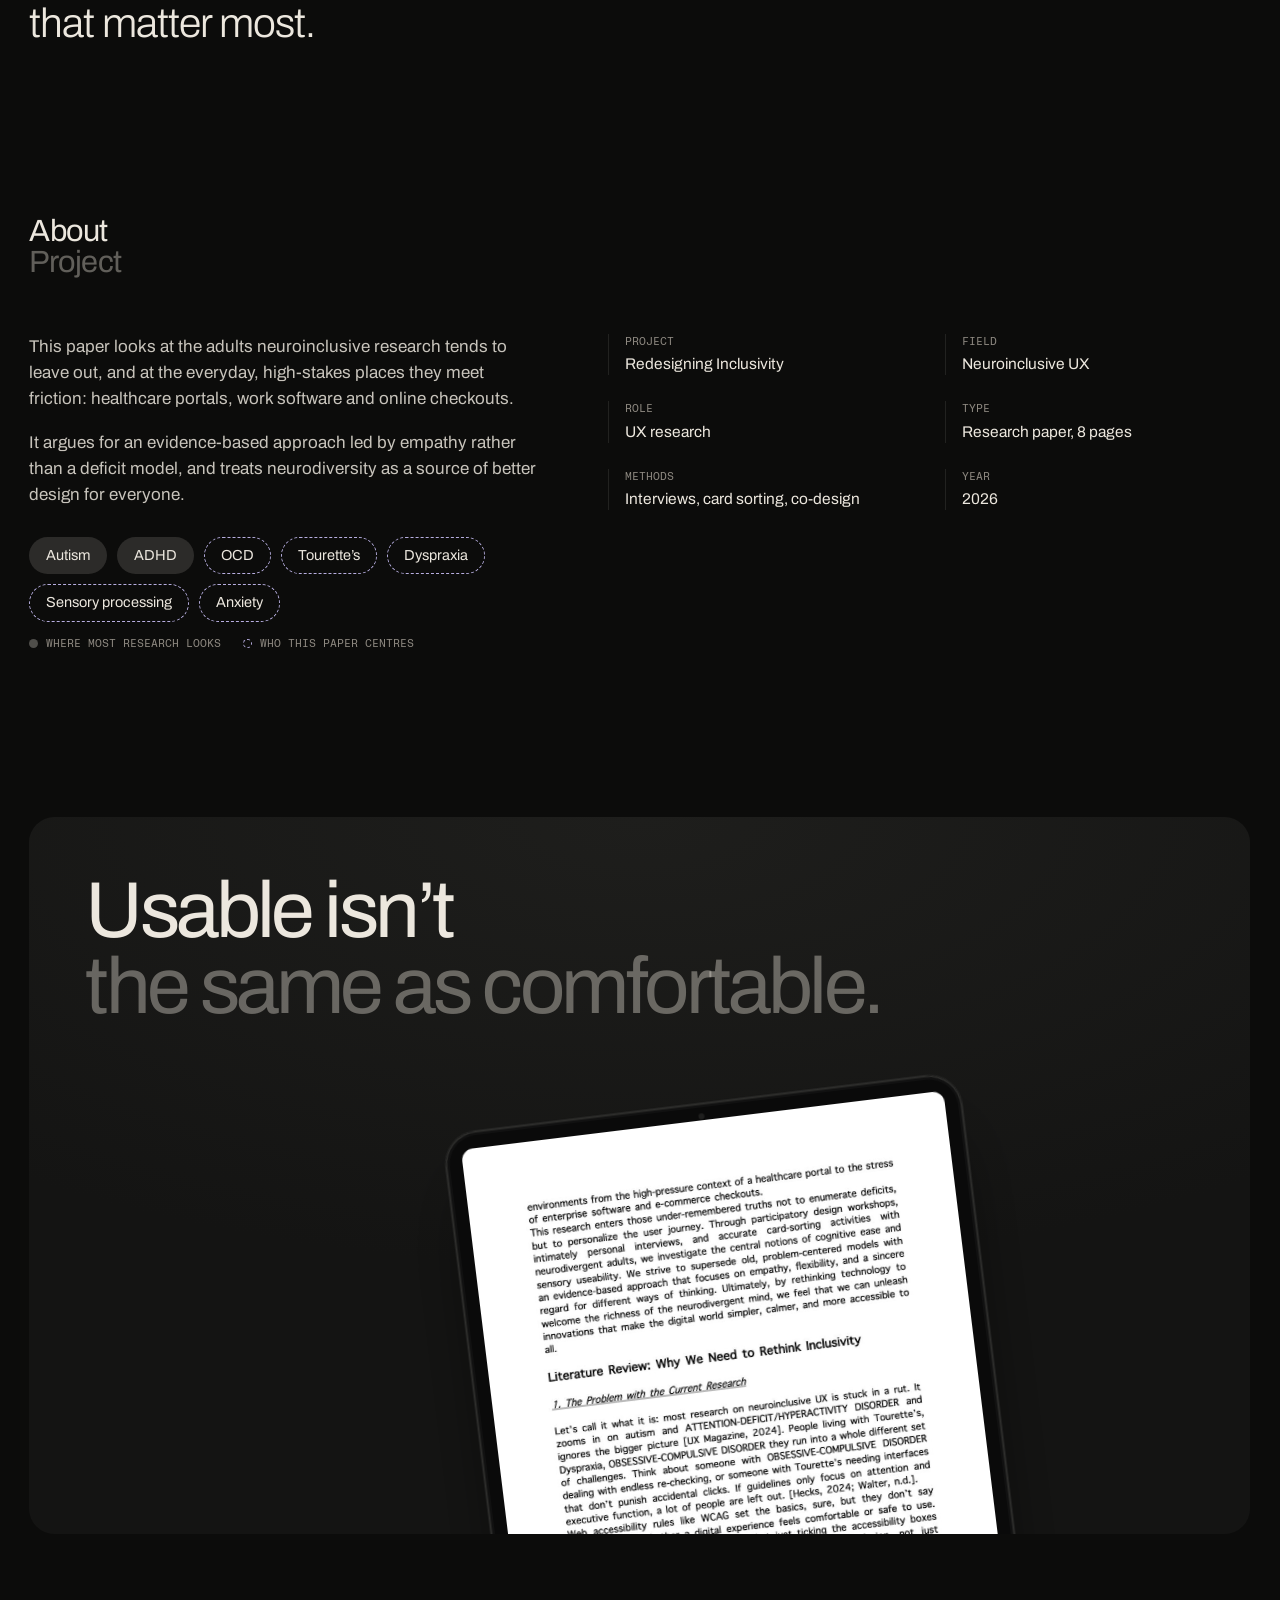
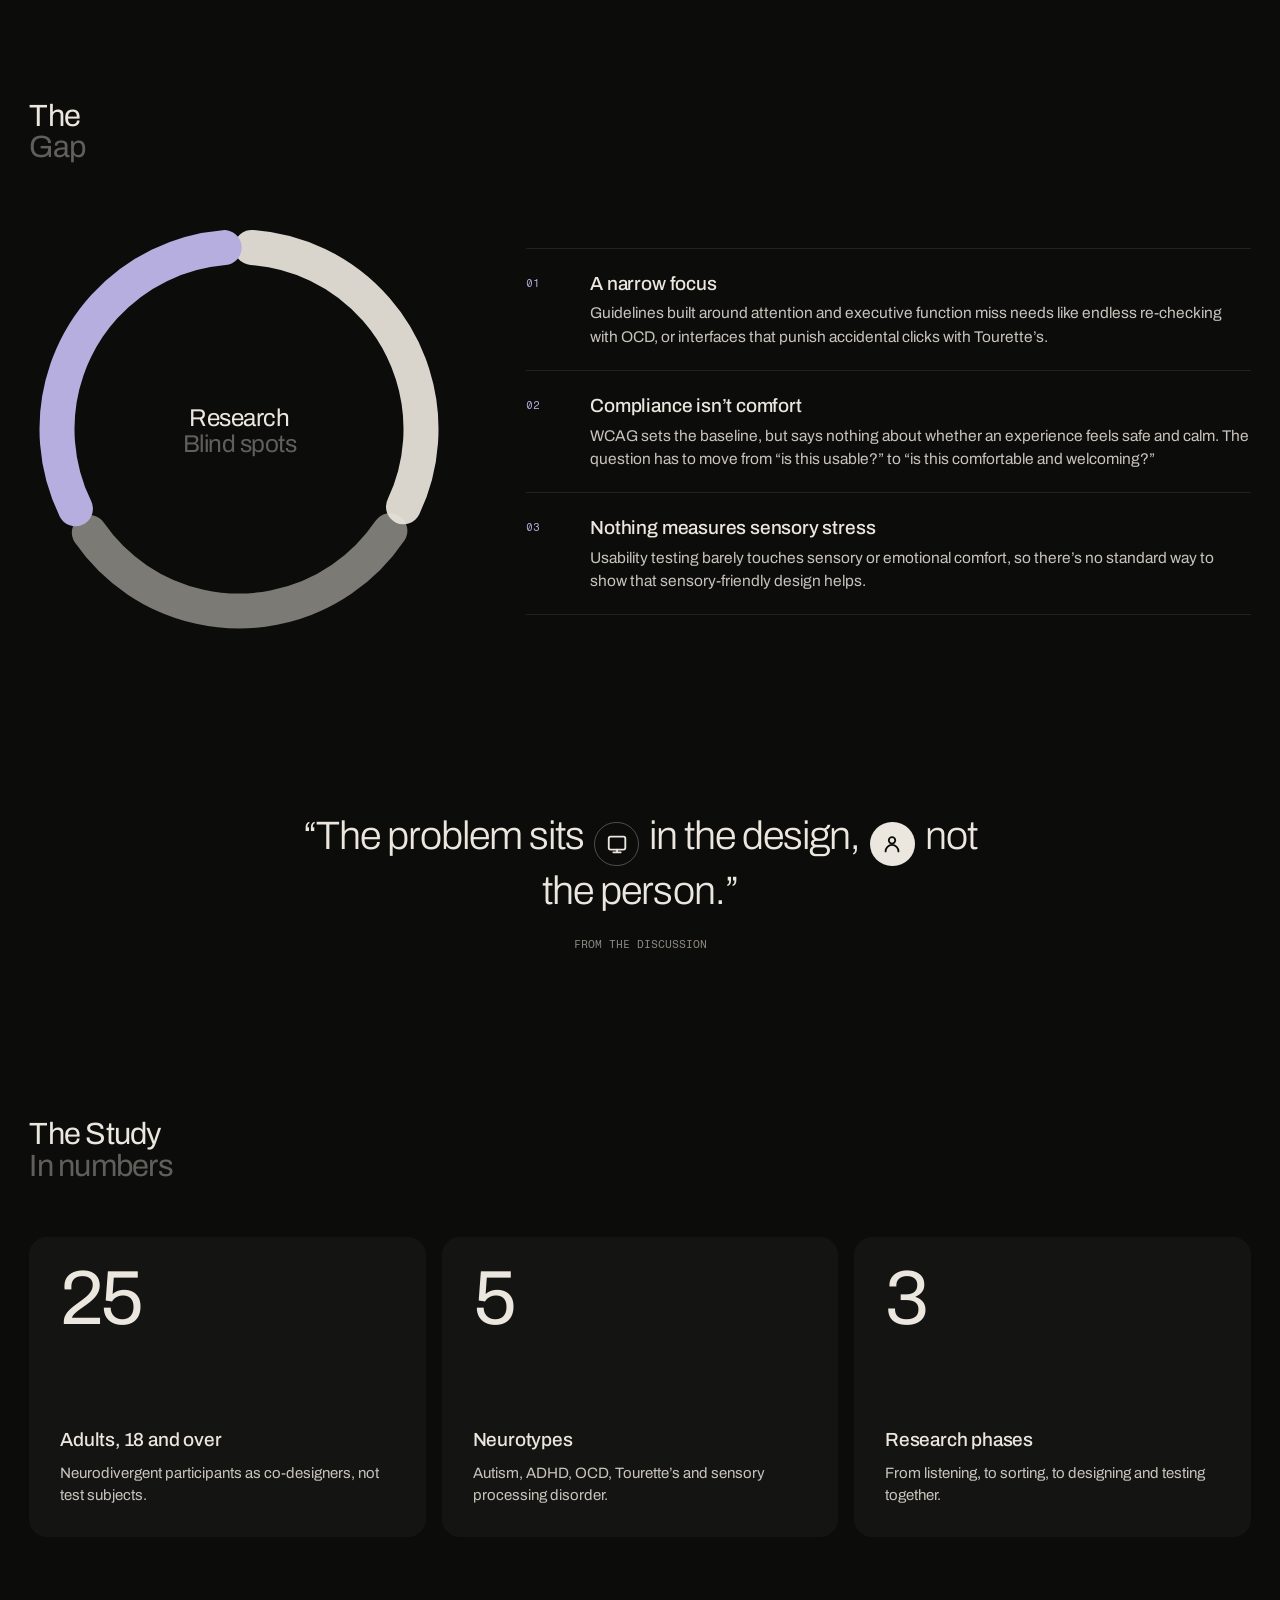
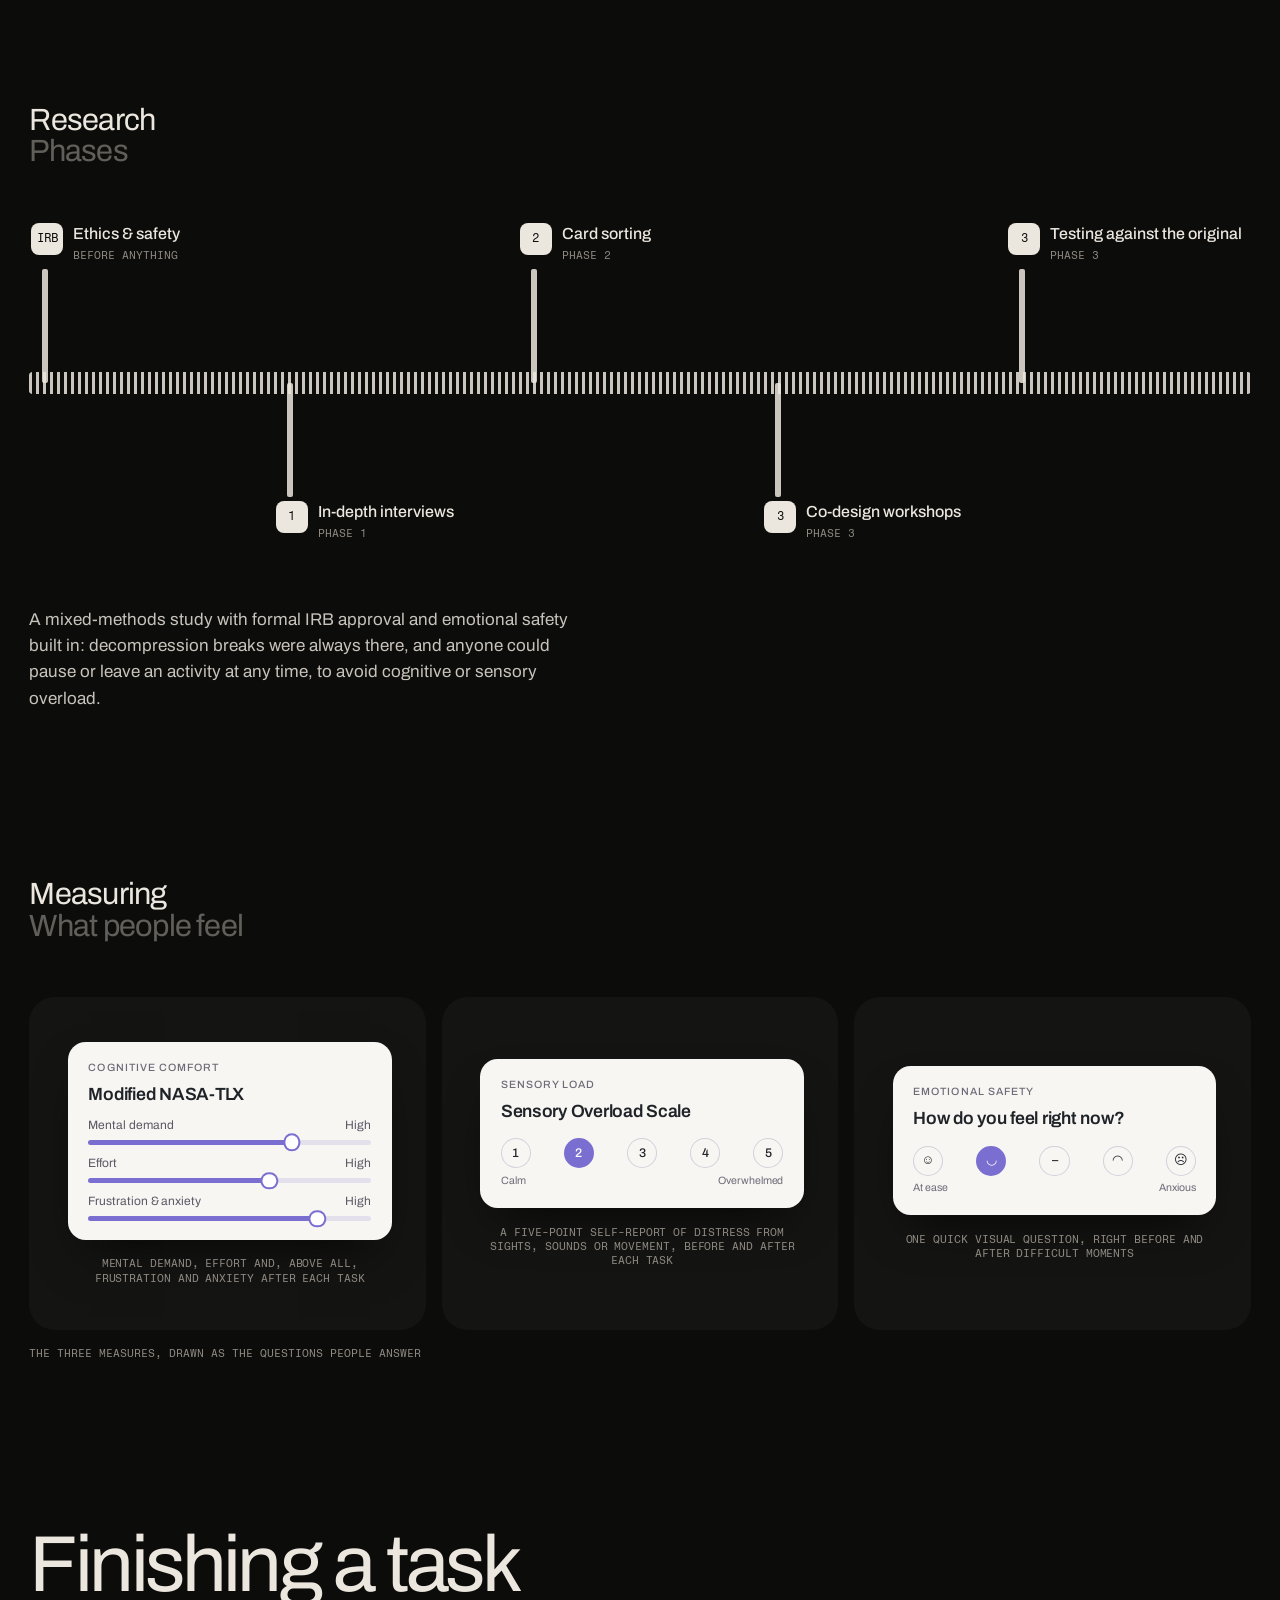
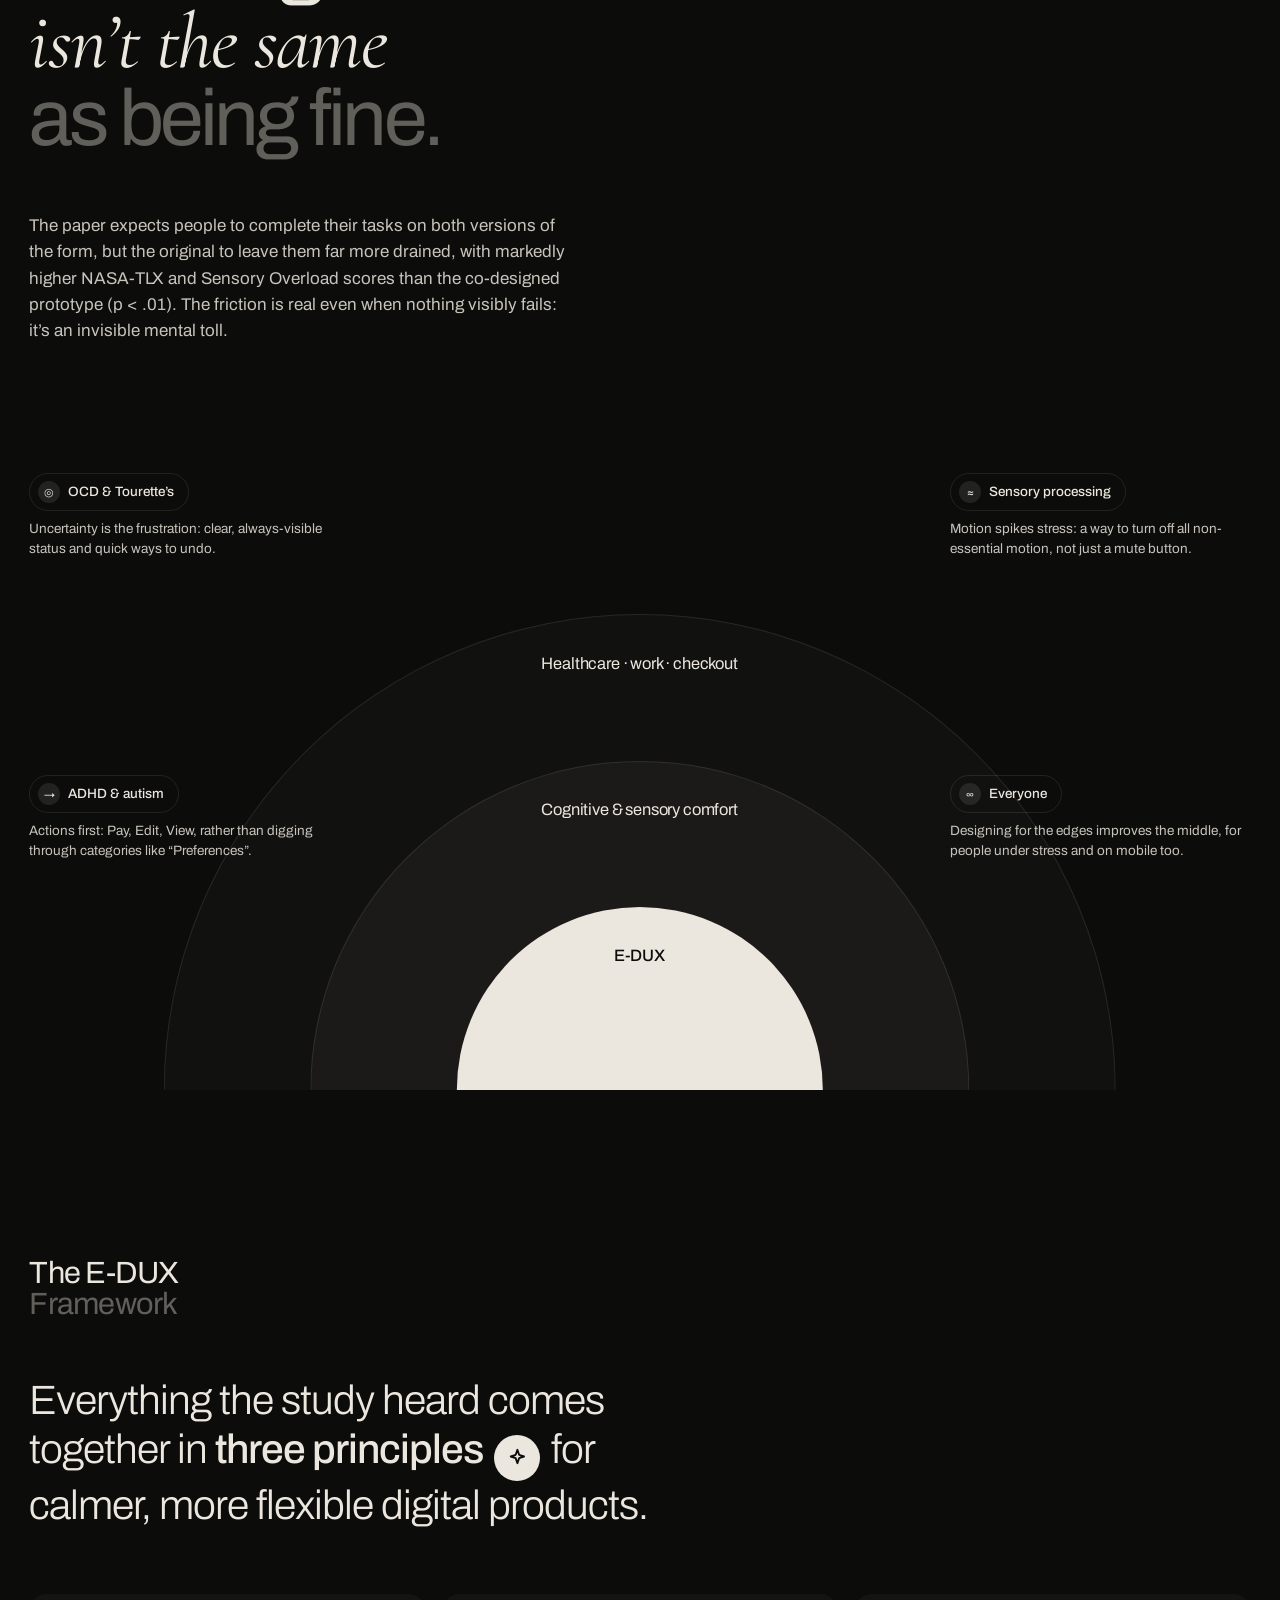
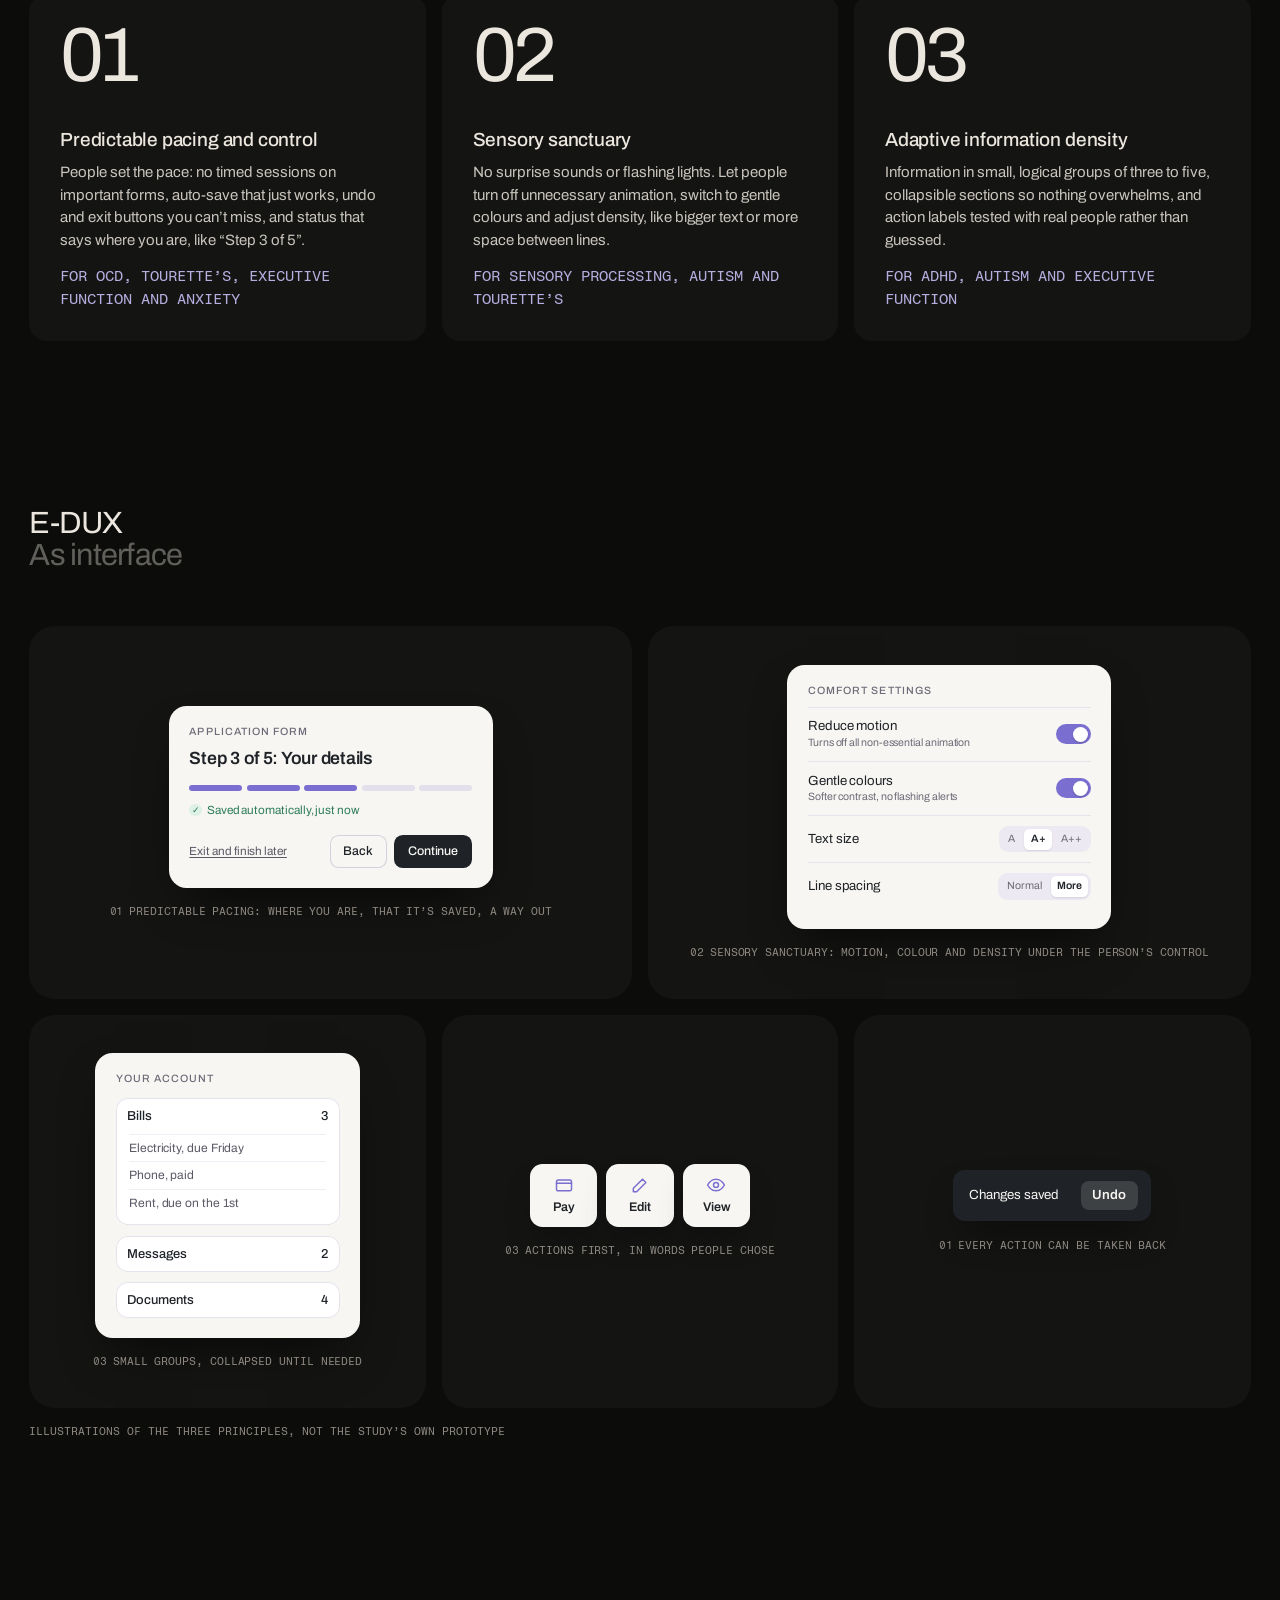
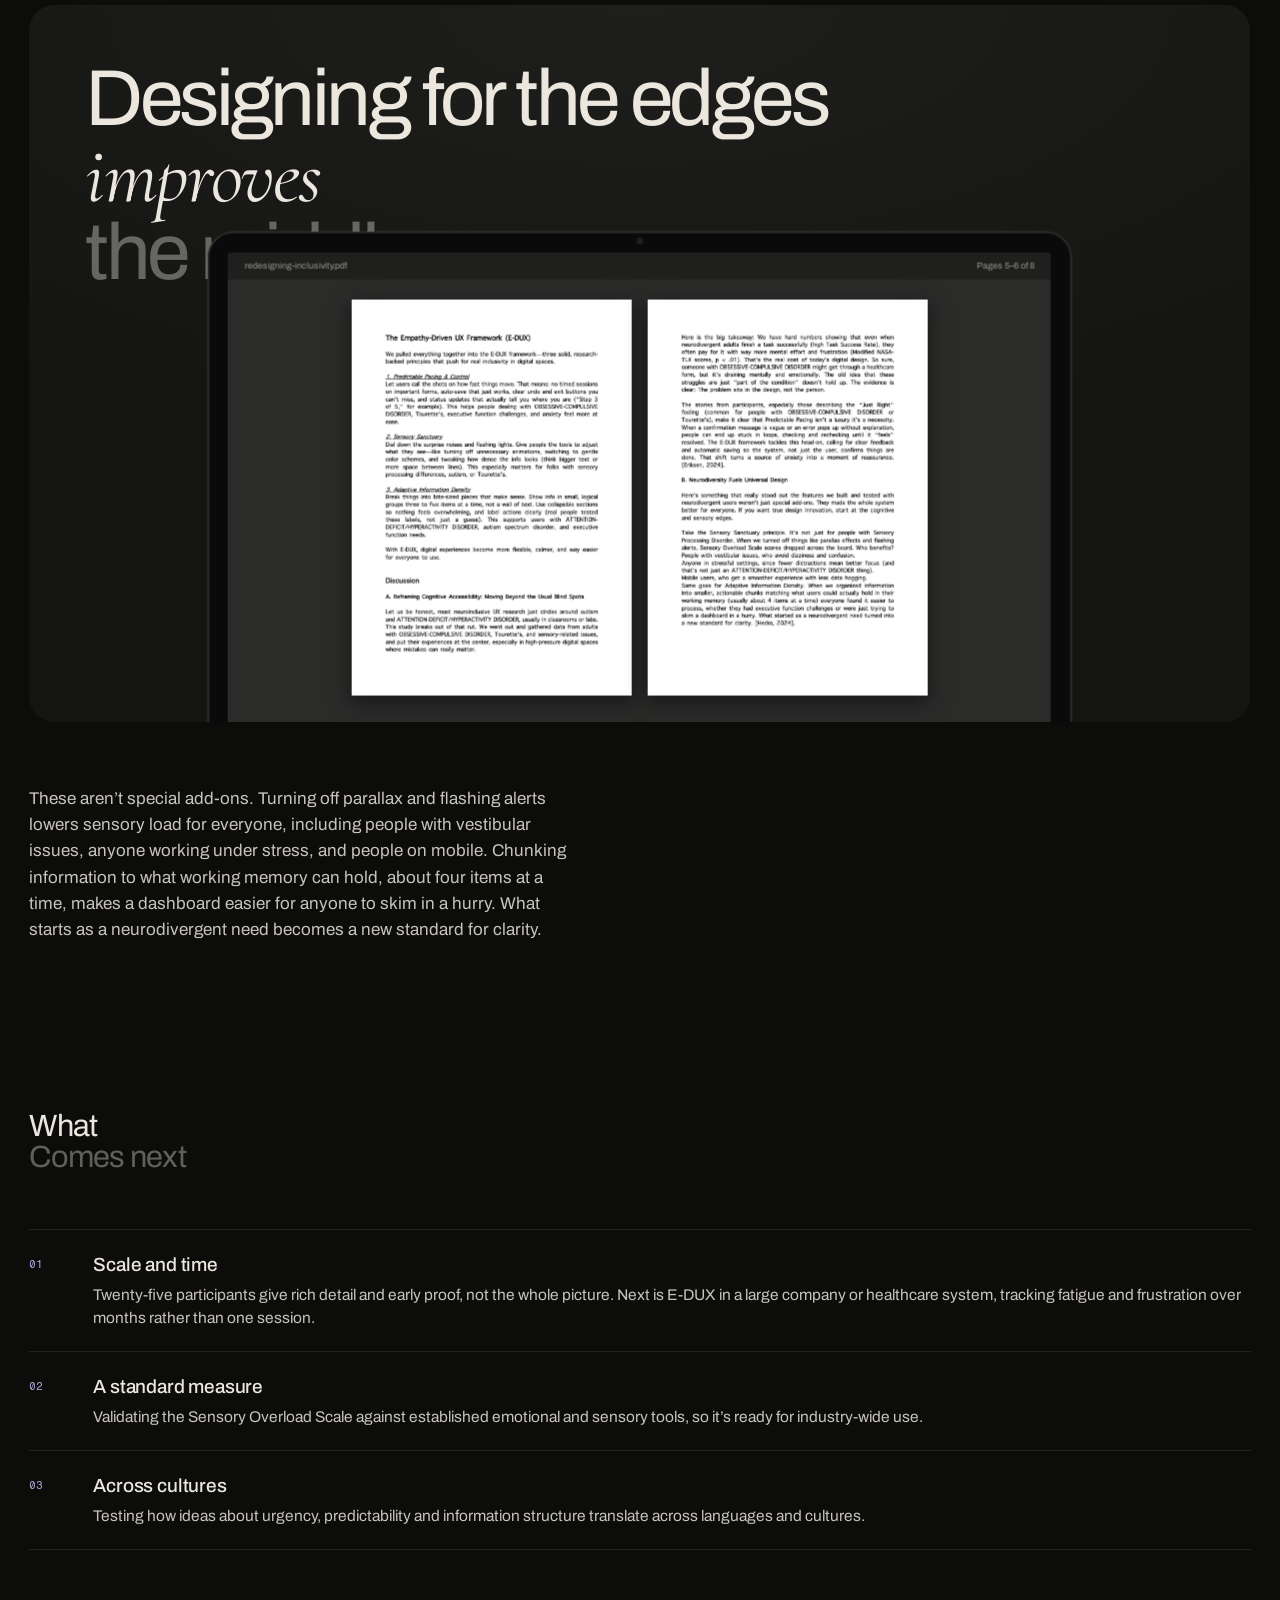
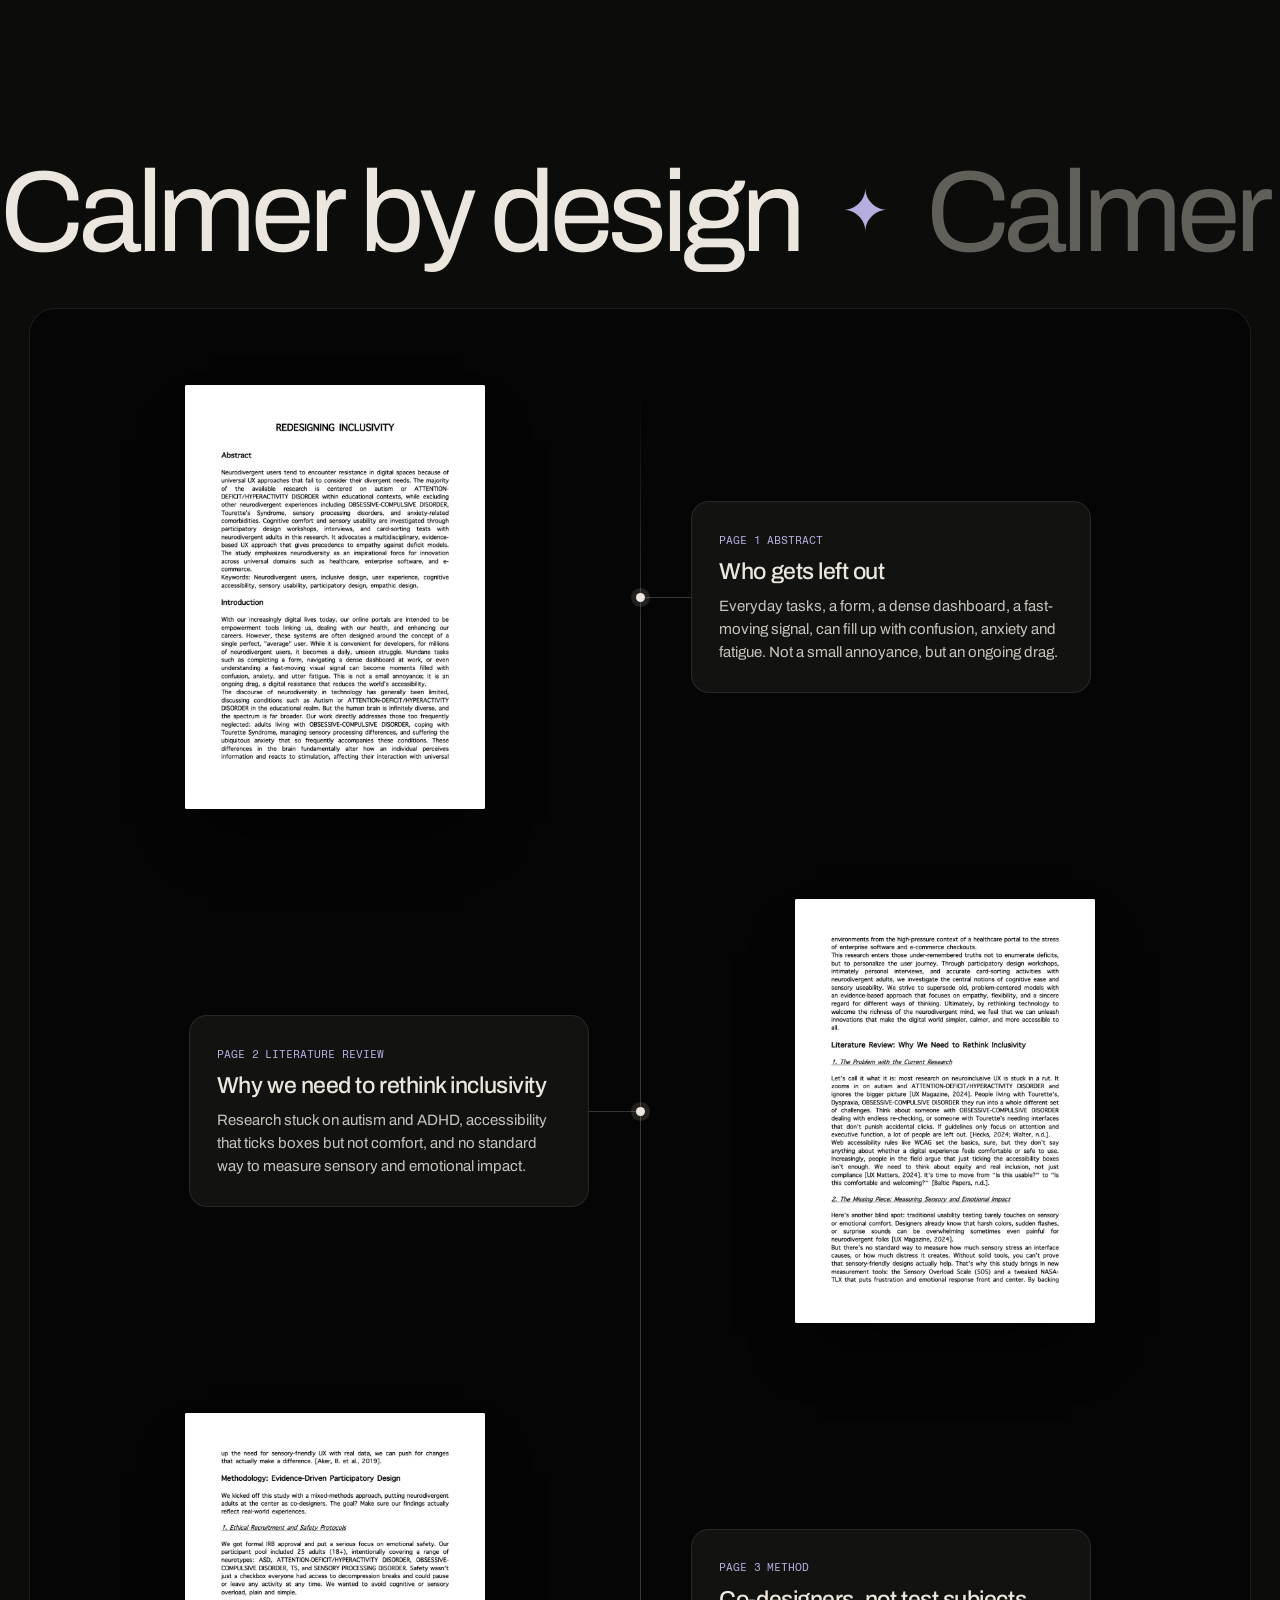
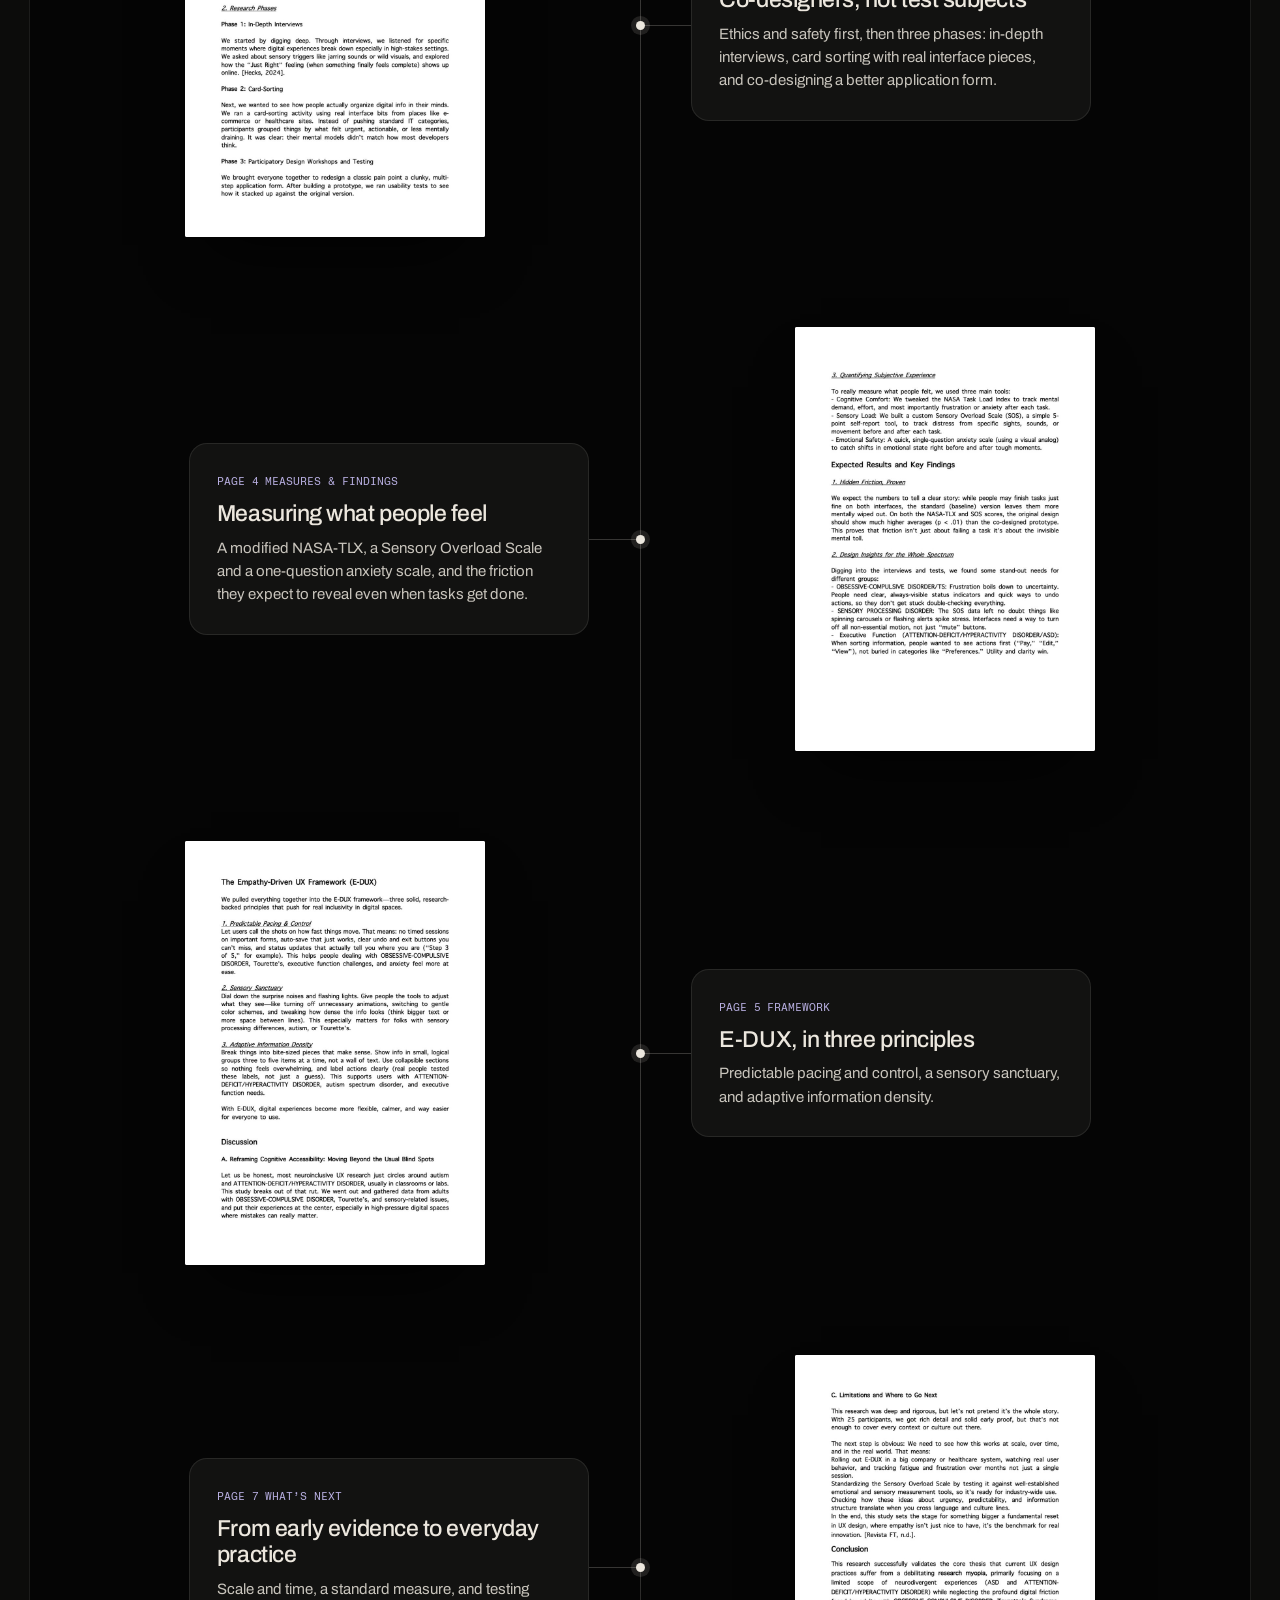
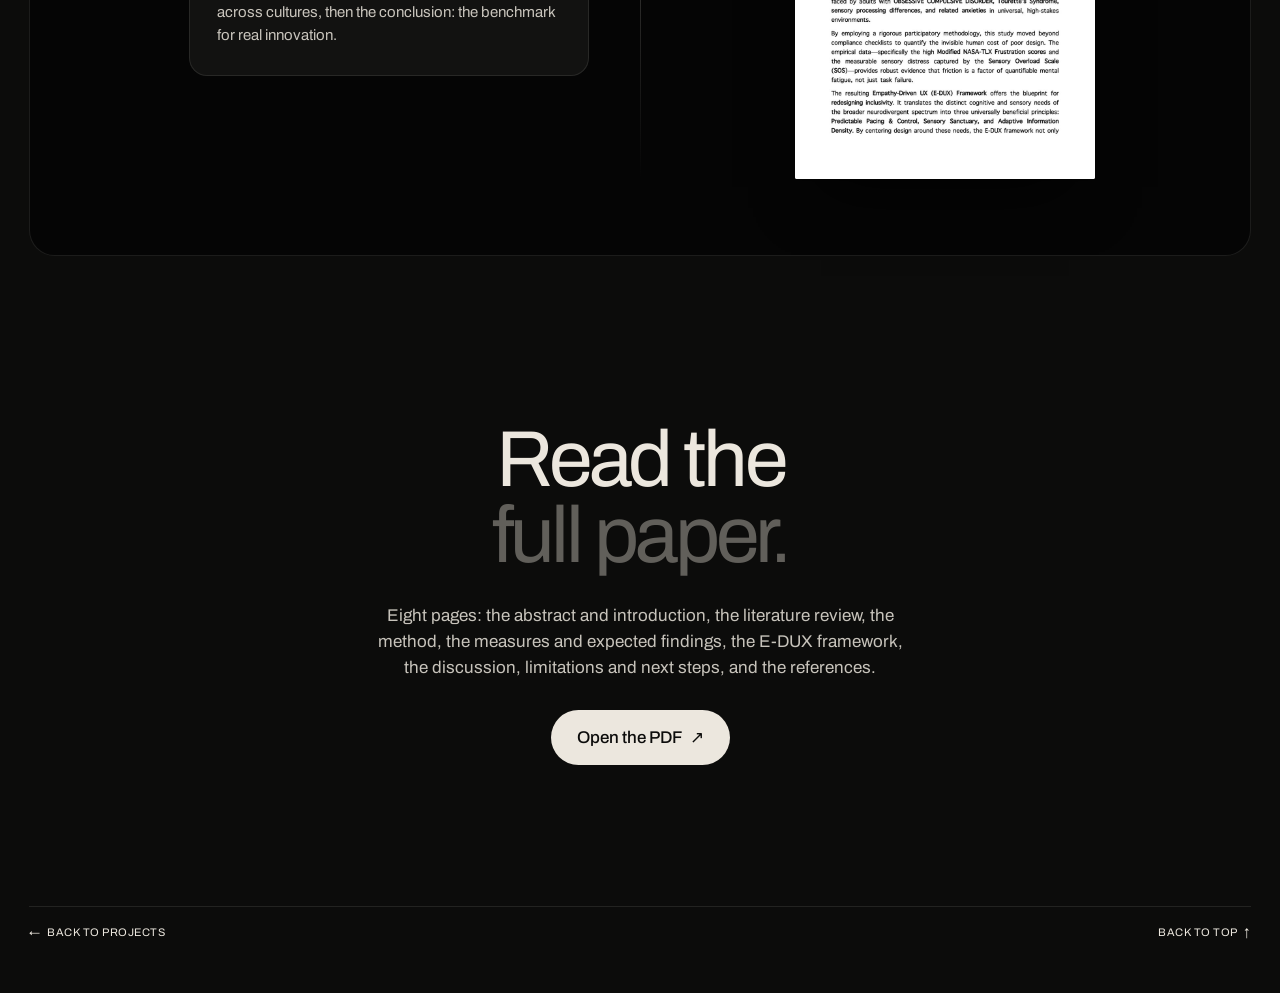
<file: work/inclusivity/index.html>
<!doctype html>
<html lang="en" class="page-case">
<head>
  <meta charset="utf-8">
  <meta name="viewport" content="width=device-width, initial-scale=1, viewport-fit=cover">
  <title>Redesigning Inclusivity | Harshita Prasad</title>
  <meta name="description" content="Redesigning Inclusivity: a research paper on neuroinclusive UX for adults with OCD, Tourette's, sensory processing differences and anxiety, and the E-DUX framework it proposes. By Harshita Prasad.">
  <meta name="theme-color" content="#0C0C0B">
  <link rel="icon" href="../../assets/img/favicon.svg" type="image/svg+xml">
  <link rel="preconnect" href="https://fonts.googleapis.com">
  <link rel="preconnect" href="https://fonts.gstatic.com" crossorigin>
  <link rel="stylesheet" href="https://fonts.googleapis.com/css2?family=Archivo:wght@300;400;500;600&family=Cormorant+Garamond:ital,wght@0,300;0,400;1,300;1,400&family=Fragment+Mono&display=swap">
  <link rel="stylesheet" href="../../assets/css/base.css?v=94">
  <link rel="stylesheet" href="../../assets/css/study.css?v=6">
  <script>document.documentElement.classList.add('js');</script>
</head>
<body>

  <header class="site-header micro">
    <a class="u" href="../../" data-nav>Harshita Prasad</a>
    <nav class="site-nav" aria-label="Primary">
      <a class="u" href="../#projects" aria-current="page">Work</a>
      <a class="u" href="../#about">About</a>
    </nav>
  </header>

  <!-- REDESIGNING INCLUSIVITY, presentation style (assets/css/study.css).
       A summary of the research paper, linked in full at the end
       (assets/docs/redesigning-inclusivity.pdf). Everything here follows the
       paper; its results section describes expected results, so this page does
       too. The paper's pages are assets/img/projects/inclusivity/page-1..8.jpg.
       The calm interface cards (.ed-*) draw the E-DUX principles as examples;
       they are illustrations, not the study's own prototype. -->
  <main class="study" style="--acc:#B7AEE0">

    <!-- TITLE + HERO -->
    <div class="st-title">
      <div>
        <p class="mono" data-reveal style="--d:150">Research paper&ensp;·&ensp;Neuroinclusive UX&ensp;·&ensp;2026</p>
        <h1 data-reveal style="--d:250; font-size: clamp(50px, 7.4vw, 120px)">Redesigning<br>Inclusivity</h1>
      </div>
      <p data-reveal style="--d:450">How adults with OCD, Tourette’s, sensory processing differences and anxiety experience digital products, and a framework for designing calmer ones.</p>
    </div>

    <div data-reveal style="--d:600">
      <section class="hero" aria-label="Pages of the paper, fanned out">
        <div class="tags tags--l"><span class="tag tag--k">category</span><span class="tag">Neuroinclusive UX</span></div>
        <div class="tags tags--c"><span class="tag tag--k">format</span><span class="tag">Research paper</span></div>
        <div class="tags tags--r"><span class="tag tag--k">project</span><span class="tag">UX research</span></div>

        <div class="hero__layer hide-m" style="--x:3%; --y:24%"><div class="sheet" style="--w:20cqw; transform: rotate(-14deg)"><img src="../../assets/img/projects/inclusivity/page-3.jpg" width="919" height="1300" alt=""></div></div>
        <div class="hero__layer hide-m" style="--x:77%; --y:24%"><div class="sheet" style="--w:20cqw; transform: rotate(14deg)"><img src="../../assets/img/projects/inclusivity/page-6.jpg" width="919" height="1300" alt=""></div></div>
        <div class="hero__layer" style="--x:18%; --y:14%; --mx:2%; --my:18%"><div class="sheet" style="--w:22cqw; --mw:44cqw; transform: rotate(-6deg)"><img src="../../assets/img/projects/inclusivity/page-2.jpg" width="919" height="1300" alt=""></div></div>
        <div class="hero__layer" style="--x:60%; --y:14%; --mx:54%; --my:18%"><div class="sheet" style="--w:22cqw; --mw:44cqw; transform: rotate(6deg)"><img src="../../assets/img/projects/inclusivity/page-5.jpg" width="919" height="1300" alt=""></div></div>
        <div class="hero__layer" style="--x:37.5%; --y:9%; --mx:22%; --my:12%"><div class="sheet" style="--w:25cqw; --mw:56cqw"><img src="../../assets/img/projects/inclusivity/page-1.jpg" width="919" height="1300" alt="The first page of the paper: the title, the abstract and the introduction." fetchpriority="high"></div></div>

        <div class="hero__layer ed" style="--x:5%; --y:62%; --f:.88cqw; --mx:6%; --my:66%; --mf:2cqw">
          <div class="ed-card">
            <p class="ed-k">Application form</p>
            <p class="ed-h">Step 3 of 5</p>
            <div class="ed-steps__bar"><i class="on"></i><i class="on"></i><i class="on"></i><i></i><i></i></div>
            <p class="ed-saved">Saved automatically, just now</p>
          </div>
        </div>
        <div class="hero__layer ed hide-m" style="--x:63%; --y:80%; --f:.9cqw">
          <div class="ed-undo">Changes saved <b>Undo</b></div>
        </div>
      </section>
    </div>

    <!-- PROBLEM -->
    <section class="sec" data-view aria-labelledby="problem">
      <h2 class="duo sec__head" id="problem" data-reveal><span>Problem</span><span>Statement</span></h2>
      <p class="lead lead--wide" data-reveal style="--d:120">Most neuroinclusive UX research centres on <b>autism and ADHD</b> <span class="ic"><svg viewBox="0 0 24 24"><circle cx="12" cy="12" r="8"/><path d="M12 8v4l2.5 2.5"/></svg></span> <span class="ic ic--fill"><svg viewBox="0 0 24 24"><path d="M12 3l1.8 5.2L19 10l-5.2 1.8L12 17l-1.8-5.2L5 10l5.2-1.8z"/></svg></span> in education, leaving out adults with <b>OCD, Tourette’s, sensory processing differences and anxiety</b> in the places that matter most.</p>
    </section>

    <!-- ABOUT -->
    <section class="sec" data-view aria-labelledby="about-project">
      <h2 class="duo sec__head" id="about-project" data-reveal><span>About</span><span>Project</span></h2>
      <div class="about-p">
        <div data-reveal style="--d:100">
          <p class="body">This paper looks at the adults neuroinclusive research tends to leave out, and at the everyday, high-stakes places they meet friction: healthcare portals, work software and online checkouts.</p>
          <p class="body" style="margin-top:1em">It argues for an evidence-based approach led by empathy rather than a deficit model, and treats neurodiversity as a source of better design for everyone.</p>
          <ul class="chips" aria-label="Neurotypes">
            <li class="chip chip--on">Autism</li>
            <li class="chip chip--on">ADHD</li>
            <li class="chip chip--gap">OCD</li>
            <li class="chip chip--gap">Tourette’s</li>
            <li class="chip chip--gap">Dyspraxia</li>
            <li class="chip chip--gap">Sensory processing</li>
            <li class="chip chip--gap">Anxiety</li>
          </ul>
          <p class="chips-key mono"><span>Where most research looks</span><span class="is-gap">Who this paper centres</span></p>
        </div>
        <dl class="facts" data-reveal style="--d:200">
          <div><dt class="mono">Project</dt><dd>Redesigning Inclusivity</dd></div>
          <div><dt class="mono">Field</dt><dd>Neuroinclusive UX</dd></div>
          <div><dt class="mono">Role</dt><dd>UX research</dd></div>
          <div><dt class="mono">Type</dt><dd>Research paper, 8 pages</dd></div>
          <div><dt class="mono">Methods</dt><dd>Interviews, card sorting, co-design</dd></div>
          <div><dt class="mono">Year</dt><dd>2026</dd></div>
        </dl>
      </div>
    </section>

    <!-- BIG LINE + TABLET -->
    <section class="sec" data-view>
      <div class="panel panel--soft rise">
        <h2 class="display" data-reveal><span>Usable isn’t</span><span class="q">the same as comfortable.</span></h2>
        <div class="rise__device"><div data-reveal style="--d:200">
          <div class="tablet" style="--w:min(52cqw, 520px)"><div class="tablet__screen"><img src="../../assets/img/projects/inclusivity/page-2.jpg" width="919" height="1300" loading="lazy" decoding="async" alt="Page two: the literature review, why we need to rethink inclusivity."></div></div>
        </div></div>
      </div>
    </section>

    <!-- THE GAP -->
    <section class="sec" data-view aria-labelledby="gap">
      <h2 class="duo sec__head" id="gap" data-reveal><span>The</span><span>Gap</span></h2>
      <div class="pain">
        <div class="ring" data-reveal style="--d:100" aria-hidden="true">
          <svg viewBox="0 0 120 120">
            <circle cx="60" cy="60" r="52" stroke="rgba(236,231,222,.92)" stroke-dasharray="101 225.7" transform="rotate(-86 60 60)"/>
            <circle cx="60" cy="60" r="52" stroke="rgba(236,231,222,.5)" stroke-dasharray="101 225.7" transform="rotate(34 60 60)"/>
            <circle cx="60" cy="60" r="52" stroke="var(--acc)" stroke-dasharray="101 225.7" transform="rotate(154 60 60)"/>
          </svg>
          <p class="ring__label"><span>Research</span><span>Blind spots</span></p>
        </div>
        <ol class="key">
          <li data-reveal style="--d:150"><span class="mono">01</span><div><b>A narrow focus</b><p>Guidelines built around attention and executive function miss needs like endless re-checking with OCD, or interfaces that punish accidental clicks with Tourette’s.</p></div></li>
          <li data-reveal style="--d:220"><span class="mono">02</span><div><b>Compliance isn’t comfort</b><p>WCAG sets the baseline, but says nothing about whether an experience feels safe and calm. The question has to move from “is this usable?” to “is this comfortable and welcoming?”</p></div></li>
          <li data-reveal style="--d:290"><span class="mono">03</span><div><b>Nothing measures sensory stress</b><p>Usability testing barely touches sensory or emotional comfort, so there’s no standard way to show that sensory-friendly design helps.</p></div></li>
        </ol>
      </div>
    </section>

    <!-- QUOTE -->
    <section class="sec" data-view>
      <p class="quote-c" data-reveal>The problem sits <span class="ic"><svg viewBox="0 0 24 24"><rect x="3" y="4" width="18" height="14" rx="2"/><path d="M8 21h8M12 18v3"/></svg></span> in the design, <span class="ic ic--fill"><svg viewBox="0 0 24 24"><circle cx="12" cy="8" r="3.5"/><path d="M5 20a7 7 0 0114 0"/></svg></span> not the person.</p>
      <p class="mono" style="margin-top:22px; text-align:center; --d:100" data-reveal>From the discussion</p>
    </section>

    <!-- THE STUDY IN NUMBERS -->
    <section class="sec" data-view aria-labelledby="numbers">
      <h2 class="duo sec__head" id="numbers" data-reveal><span>The Study</span><span>In numbers</span></h2>
      <div class="trio">
        <article data-reveal><span class="num">25</span><div><b>Adults, 18 and over</b><p>Neurodivergent participants as co-designers, not test subjects.</p></div></article>
        <article data-reveal style="--d:100"><span class="num">5</span><div><b>Neurotypes</b><p>Autism, ADHD, OCD, Tourette’s and sensory processing disorder.</p></div></article>
        <article data-reveal style="--d:200"><span class="num">3</span><div><b>Research phases</b><p>From listening, to sorting, to designing and testing together.</p></div></article>
      </div>
    </section>

    <!-- PHASES -->
    <section class="sec" data-view aria-labelledby="phases">
      <h2 class="duo sec__head" id="phases" data-reveal><span>Research</span><span>Phases</span></h2>
      <ol class="timeline" style="--n:5; --d:100" data-reveal>
        <li class="step"><div class="step__box"><span class="step__check step__check--n">IRB</span><p><b>Ethics &amp; safety</b><span class="mono">Before anything</span></p></div></li>
        <li class="step"><div class="step__box"><span class="step__check step__check--n">1</span><p><b>In-depth interviews</b><span class="mono">Phase 1</span></p></div></li>
        <li class="step"><div class="step__box"><span class="step__check step__check--n">2</span><p><b>Card sorting</b><span class="mono">Phase 2</span></p></div></li>
        <li class="step"><div class="step__box"><span class="step__check step__check--n">3</span><p><b>Co-design workshops</b><span class="mono">Phase 3</span></p></div></li>
        <li class="step"><div class="step__box"><span class="step__check step__check--n">3</span><p><b>Testing against the original</b><span class="mono">Phase 3</span></p></div></li>
      </ol>
      <p class="body" style="margin-top: clamp(40px, 5vw, 70px)" data-reveal>A mixed-methods study with formal IRB approval and emotional safety built in: decompression breaks were always there, and anyone could pause or leave an activity at any time, to avoid cognitive or sensory overload.</p>
    </section>

    <!-- MEASURES -->
    <section class="sec" data-view aria-labelledby="measures">
      <h2 class="duo sec__head" id="measures" data-reveal><span>Measuring</span><span>What people feel</span></h2>
      <div class="bento">
        <div class="panel span-2 ed col" data-reveal>
          <div class="ed-card">
            <p class="ed-k">Cognitive comfort</p>
            <p class="ed-h">Modified NASA-TLX</p>
            <div class="ed-slider"><p><span>Mental demand</span><span>High</span></p><i style="--v:72%"></i></div>
            <div class="ed-slider"><p><span>Effort</span><span>High</span></p><i style="--v:64%"></i></div>
            <div class="ed-slider"><p><span>Frustration &amp; anxiety</span><span>High</span></p><i style="--v:81%"></i></div>
          </div>
          <p class="panel__cap mono">Mental demand, effort and, above all, frustration and anxiety after each task</p>
        </div>
        <div class="panel span-2 ed col" data-reveal style="--d:100">
          <div class="ed-card">
            <p class="ed-k">Sensory load</p>
            <p class="ed-h">Sensory Overload Scale</p>
            <div class="ed-scale"><span>1</span><span class="on">2</span><span>3</span><span>4</span><span>5</span></div>
            <p class="ed-ends"><span>Calm</span><span>Overwhelmed</span></p>
          </div>
          <p class="panel__cap mono">A five-point self-report of distress from sights, sounds or movement, before and after each task</p>
        </div>
        <div class="panel span-2 ed col" data-reveal style="--d:200">
          <div class="ed-card">
            <p class="ed-k">Emotional safety</p>
            <p class="ed-h">How do you feel right now?</p>
            <div class="ed-scale"><span>☺</span><span class="on">◡</span><span>–</span><span>◠</span><span>☹</span></div>
            <p class="ed-ends"><span>At ease</span><span>Anxious</span></p>
          </div>
          <p class="panel__cap mono">One quick visual question, right before and after difficult moments</p>
        </div>
      </div>
      <p class="mono" style="margin-top:16px" data-reveal>The three measures, drawn as the questions people answer</p>
    </section>

    <!-- FINDINGS -->
    <section class="sec" data-view aria-labelledby="findings">
      <h2 class="display sec__head" id="findings" data-reveal><span>Finishing a task</span><span><em>isn’t the same</em></span><span class="q">as being fine.</span></h2>
      <p class="body" data-reveal style="--d:100">The paper expects people to complete their tasks on both versions of the form, but the original to leave them far more drained, with markedly higher NASA-TLX and Sensory Overload scores than the co-designed prototype (p&nbsp;&lt;&nbsp;.01). The friction is real even when nothing visibly fails: it’s an invisible mental toll.</p>

      <div class="orbit" style="margin-top: clamp(56px, 7vw, 110px); --d:150" data-reveal>
        <div class="orbit__arcs" aria-hidden="true">
          <div class="orbit__arc" style="--s:78cqw; --a:.025">Healthcare · work · checkout</div>
          <div class="orbit__arc" style="--s:54cqw; --a:.045">Cognitive &amp; sensory comfort</div>
          <div class="orbit__arc orbit__arc--core" style="--s:30cqw">E-DUX</div>
        </div>
        <div class="orbit__call" style="left:0; top:6%"><b><i>◎</i>OCD &amp; Tourette’s</b><p>Uncertainty is the frustration: clear, always-visible status and quick ways to undo.</p></div>
        <div class="orbit__call" style="right:0; top:6%"><b><i>≈</i>Sensory processing</b><p>Motion spikes stress: a way to turn off all non-essential motion, not just a mute button.</p></div>
        <div class="orbit__call" style="left:0; top:52%"><b><i>→</i>ADHD &amp; autism</b><p>Actions first: Pay, Edit, View, rather than digging through categories like “Preferences”.</p></div>
        <div class="orbit__call" style="right:0; top:52%"><b><i>∞</i>Everyone</b><p>Designing for the edges improves the middle, for people under stress and on mobile too.</p></div>
      </div>
    </section>

    <!-- FRAMEWORK -->
    <section class="sec" data-view aria-labelledby="framework">
      <h2 class="duo sec__head" id="framework" data-reveal><span>The E-DUX</span><span>Framework</span></h2>
      <p class="lead lead--wide" data-reveal>Everything the study heard comes together in <b>three principles</b> <span class="ic ic--fill"><svg viewBox="0 0 24 24"><path d="M12 3l1.8 5.2L19 10l-5.2 1.8L12 17l-1.8-5.2L5 10l5.2-1.8z"/></svg></span> for calmer, more flexible digital products.</p>
      <div class="trio" style="margin-top: clamp(40px, 5vw, 70px)">
        <article data-reveal><span class="num">01</span><div><b>Predictable pacing and control</b><p>People set the pace: no timed sessions on important forms, auto-save that just works, undo and exit buttons you can’t miss, and status that says where you are, like “Step 3 of 5”.</p><p class="mono" style="margin-top:14px; color:var(--acc)">For OCD, Tourette’s, executive function and anxiety</p></div></article>
        <article data-reveal style="--d:100"><span class="num">02</span><div><b>Sensory sanctuary</b><p>No surprise sounds or flashing lights. Let people turn off unnecessary animation, switch to gentle colours and adjust density, like bigger text or more space between lines.</p><p class="mono" style="margin-top:14px; color:var(--acc)">For sensory processing, autism and Tourette’s</p></div></article>
        <article data-reveal style="--d:200"><span class="num">03</span><div><b>Adaptive information density</b><p>Information in small, logical groups of three to five, collapsible sections so nothing overwhelms, and action labels tested with real people rather than guessed.</p><p class="mono" style="margin-top:14px; color:var(--acc)">For ADHD, autism and executive function</p></div></article>
      </div>
    </section>

    <!-- E-DUX AS INTERFACE -->
    <section class="sec" data-view aria-labelledby="interface">
      <h2 class="duo sec__head" id="interface" data-reveal><span>E-DUX</span><span>As interface</span></h2>
      <div class="bento">
        <div class="panel span-3 ed col" data-reveal>
          <div class="ed-card">
            <p class="ed-k">Application form</p>
            <p class="ed-h">Step 3 of 5: Your details</p>
            <div class="ed-steps__bar"><i class="on"></i><i class="on"></i><i class="on"></i><i></i><i></i></div>
            <p class="ed-saved">Saved automatically, just now</p>
            <div class="ed-btns"><span class="ed-link">Exit and finish later</span><span style="display:flex; gap:.5em"><span class="ed-btn ed-btn--ghost">Back</span><span class="ed-btn">Continue</span></span></div>
          </div>
          <p class="panel__cap mono">01&ensp;Predictable pacing: where you are, that it’s saved, a way out</p>
        </div>
        <div class="panel span-3 ed col" data-reveal style="--d:100">
          <div class="ed-card">
            <p class="ed-k">Comfort settings</p>
            <div class="ed-row"><p>Reduce motion<small>Turns off all non-essential animation</small></p><span class="ed-toggle on"></span></div>
            <div class="ed-row"><p>Gentle colours<small>Softer contrast, no flashing alerts</small></p><span class="ed-toggle on"></span></div>
            <div class="ed-row"><p>Text size</p><span class="ed-seg"><span>A</span><span class="on">A+</span><span>A++</span></span></div>
            <div class="ed-row"><p>Line spacing</p><span class="ed-seg"><span>Normal</span><span class="on">More</span></span></div>
          </div>
          <p class="panel__cap mono">02&ensp;Sensory sanctuary: motion, colour and density under the person’s control</p>
        </div>
        <div class="panel span-2 ed col" data-reveal>
          <div class="ed-card" style="width:18em">
            <p class="ed-k">Your account</p>
            <div class="ed-group"><p>Bills <span>3</span></p><ul><li>Electricity, due Friday</li><li>Phone, paid</li><li>Rent, due on the 1st</li></ul></div>
            <div class="ed-group"><p>Messages <span>2</span></p></div>
            <div class="ed-group"><p>Documents <span>4</span></p></div>
          </div>
          <p class="panel__cap mono">03&ensp;Small groups, collapsed until needed</p>
        </div>
        <div class="panel span-2 ed col" data-reveal style="--d:100">
          <div class="ed-acts">
            <span><svg viewBox="0 0 24 24"><rect x="3" y="6" width="18" height="13" rx="2"/><path d="M3 10h18"/></svg>Pay</span>
            <span><svg viewBox="0 0 24 24"><path d="M4 20h4L19 9l-4-4L4 16z"/></svg>Edit</span>
            <span><svg viewBox="0 0 24 24"><path d="M2 12s3.5-7 10-7 10 7 10 7-3.5 7-10 7S2 12 2 12z"/><circle cx="12" cy="12" r="3"/></svg>View</span>
          </div>
          <p class="panel__cap mono">03&ensp;Actions first, in words people chose</p>
        </div>
        <div class="panel span-2 ed col" data-reveal style="--d:200">
          <div class="ed-undo">Changes saved <b>Undo</b></div>
          <p class="panel__cap mono">01&ensp;Every action can be taken back</p>
        </div>
      </div>
      <p class="mono" style="margin-top:16px" data-reveal>Illustrations of the three principles, not the study’s own prototype</p>
    </section>

    <!-- BIG LINE + LAPTOP -->
    <section class="sec" data-view>
      <div class="panel panel--soft rise">
        <h2 class="display" data-reveal><span>Designing for the edges</span><span><em>improves</em></span><span class="q">the middle.</span></h2>
        <div class="rise__device rise__device--flat"><div data-reveal style="--d:200">
          <div class="laptop" style="--w:min(78cqw, 980px)">
            <div class="laptop__lid"><div class="laptop__screen"><div class="pdfview">
              <div class="pdfview__bar"><span>redesigning-inclusivity.pdf</span><span>Pages 5–6 of 8</span></div>
              <div class="pdfview__pages"><img src="../../assets/img/projects/inclusivity/page-5.jpg" width="919" height="1300" loading="lazy" decoding="async" alt="Page five: the Empathy-Driven UX framework."><img src="../../assets/img/projects/inclusivity/page-6.jpg" width="919" height="1300" loading="lazy" decoding="async" alt="Page six: the discussion, and how neurodiversity fuels universal design."></div>
            </div></div></div>
            <div class="laptop__base"></div>
          </div>
        </div></div>
      </div>
      <p class="body" style="margin-top: clamp(40px, 5vw, 70px)" data-reveal>These aren’t special add-ons. Turning off parallax and flashing alerts lowers sensory load for everyone, including people with vestibular issues, anyone working under stress, and people on mobile. Chunking information to what working memory can hold, about four items at a time, makes a dashboard easier for anyone to skim in a hurry. What starts as a neurodivergent need becomes a new standard for clarity.</p>
    </section>

    <!-- NEXT -->
    <section class="sec" data-view aria-labelledby="next">
      <h2 class="duo sec__head" id="next" data-reveal><span>What</span><span>Comes next</span></h2>
      <ol class="key">
        <li data-reveal style="--d:100"><span class="mono">01</span><div><b>Scale and time</b><p>Twenty-five participants give rich detail and early proof, not the whole picture. Next is E-DUX in a large company or healthcare system, tracking fatigue and frustration over months rather than one session.</p></div></li>
        <li data-reveal style="--d:170"><span class="mono">02</span><div><b>A standard measure</b><p>Validating the Sensory Overload Scale against established emotional and sensory tools, so it’s ready for industry-wide use.</p></div></li>
        <li data-reveal style="--d:240"><span class="mono">03</span><div><b>Across cultures</b><p>Testing how ideas about urgency, predictability and information structure translate across languages and cultures.</p></div></li>
      </ol>
    </section>

    <!-- THE PAPER, PAGE BY PAGE -->
    <section class="sec" data-view aria-labelledby="walk">
      <h2 class="sr-only" id="walk">The paper, page by page</h2>
      <div class="marquee" aria-hidden="true"><div class="marquee__track">
        <span>Calmer by design <i>✦</i></span><span>Calmer by design <i>✦</i></span><span>Calmer by design <i>✦</i></span><span>Calmer by design <i>✦</i></span>
        <span>Calmer by design <i>✦</i></span><span>Calmer by design <i>✦</i></span><span>Calmer by design <i>✦</i></span><span>Calmer by design <i>✦</i></span>
      </div></div>

      <div class="walk">
        <div class="walk__step" data-reveal>
          <div class="walk__shot"><div class="sheet" style="--w:min(300px, 66vw)"><img src="../../assets/img/projects/inclusivity/page-1.jpg" width="919" height="1300" loading="lazy" decoding="async" alt="Page one: the abstract and introduction."></div></div>
          <div class="walk__note"><span class="mono">Page 1&ensp;Abstract</span><h3>Who gets left out</h3><p>Everyday tasks, a form, a dense dashboard, a fast-moving signal, can fill up with confusion, anxiety and fatigue. Not a small annoyance, but an ongoing drag.</p></div>
        </div>
        <div class="walk__step walk__step--flip" data-reveal>
          <div class="walk__shot"><div class="sheet" style="--w:min(300px, 66vw)"><img src="../../assets/img/projects/inclusivity/page-2.jpg" width="919" height="1300" loading="lazy" decoding="async" alt="Page two: the literature review."></div></div>
          <div class="walk__note"><span class="mono">Page 2&ensp;Literature review</span><h3>Why we need to rethink inclusivity</h3><p>Research stuck on autism and ADHD, accessibility that ticks boxes but not comfort, and no standard way to measure sensory and emotional impact.</p></div>
        </div>
        <div class="walk__step" data-reveal>
          <div class="walk__shot"><div class="sheet" style="--w:min(300px, 66vw)"><img src="../../assets/img/projects/inclusivity/page-3.jpg" width="919" height="1300" loading="lazy" decoding="async" alt="Page three: the methodology."></div></div>
          <div class="walk__note"><span class="mono">Page 3&ensp;Method</span><h3>Co-designers, not test subjects</h3><p>Ethics and safety first, then three phases: in-depth interviews, card sorting with real interface pieces, and co-designing a better application form.</p></div>
        </div>
        <div class="walk__step walk__step--flip" data-reveal>
          <div class="walk__shot"><div class="sheet" style="--w:min(300px, 66vw)"><img src="../../assets/img/projects/inclusivity/page-4.jpg" width="919" height="1300" loading="lazy" decoding="async" alt="Page four: the measures and the expected results."></div></div>
          <div class="walk__note"><span class="mono">Page 4&ensp;Measures &amp; findings</span><h3>Measuring what people feel</h3><p>A modified NASA-TLX, a Sensory Overload Scale and a one-question anxiety scale, and the friction they expect to reveal even when tasks get done.</p></div>
        </div>
        <div class="walk__step" data-reveal>
          <div class="walk__shot"><div class="sheet" style="--w:min(300px, 66vw)"><img src="../../assets/img/projects/inclusivity/page-5.jpg" width="919" height="1300" loading="lazy" decoding="async" alt="Page five: the E-DUX framework."></div></div>
          <div class="walk__note"><span class="mono">Page 5&ensp;Framework</span><h3>E-DUX, in three principles</h3><p>Predictable pacing and control, a sensory sanctuary, and adaptive information density.</p></div>
        </div>
        <div class="walk__step walk__step--flip" data-reveal>
          <div class="walk__shot"><div class="sheet" style="--w:min(300px, 66vw)"><img src="../../assets/img/projects/inclusivity/page-7.jpg" width="919" height="1300" loading="lazy" decoding="async" alt="Page seven: limitations, where to go next, and the conclusion."></div></div>
          <div class="walk__note"><span class="mono">Page 7&ensp;What’s next</span><h3>From early evidence to everyday practice</h3><p>Scale and time, a standard measure, and testing across cultures, then the conclusion: the benchmark for real innovation.</p></div>
        </div>
      </div>
    </section>

    <!-- END -->
    <section class="sec" data-view aria-labelledby="read">
      <div class="finale">
        <h2 class="display display--center" id="read" data-reveal><span>Read the</span><span class="q">full paper.</span></h2>
        <p class="body" data-reveal style="--d:120">Eight pages: the abstract and introduction, the literature review, the method, the measures and expected findings, the E-DUX framework, the discussion, limitations and next steps, and the references.</p>
        <a class="cta" href="../../assets/docs/redesigning-inclusivity.pdf" target="_blank" rel="noopener" data-reveal style="--d:200">Open the PDF&ensp;↗</a>
      </div>
    </section>

    <nav class="st-end micro" aria-label="Projects">
      <a class="u" href="../#projects">←&ensp;Back to projects</a>
      <a class="u" href="#top" data-top>Back to top&ensp;↑</a>
    </nav>
  </main>

  <script src="../../assets/js/site.js?v=91" defer></script>
  <script src="../../assets/js/page.js?v=92" defer></script>
  <script>
    // "Back to top"
    document.querySelector('[data-top]').addEventListener('click', (e) => { e.preventDefault(); scrollTo({ top: 0, behavior: 'smooth' }); });
  </script>
</body>
</html>
</file>
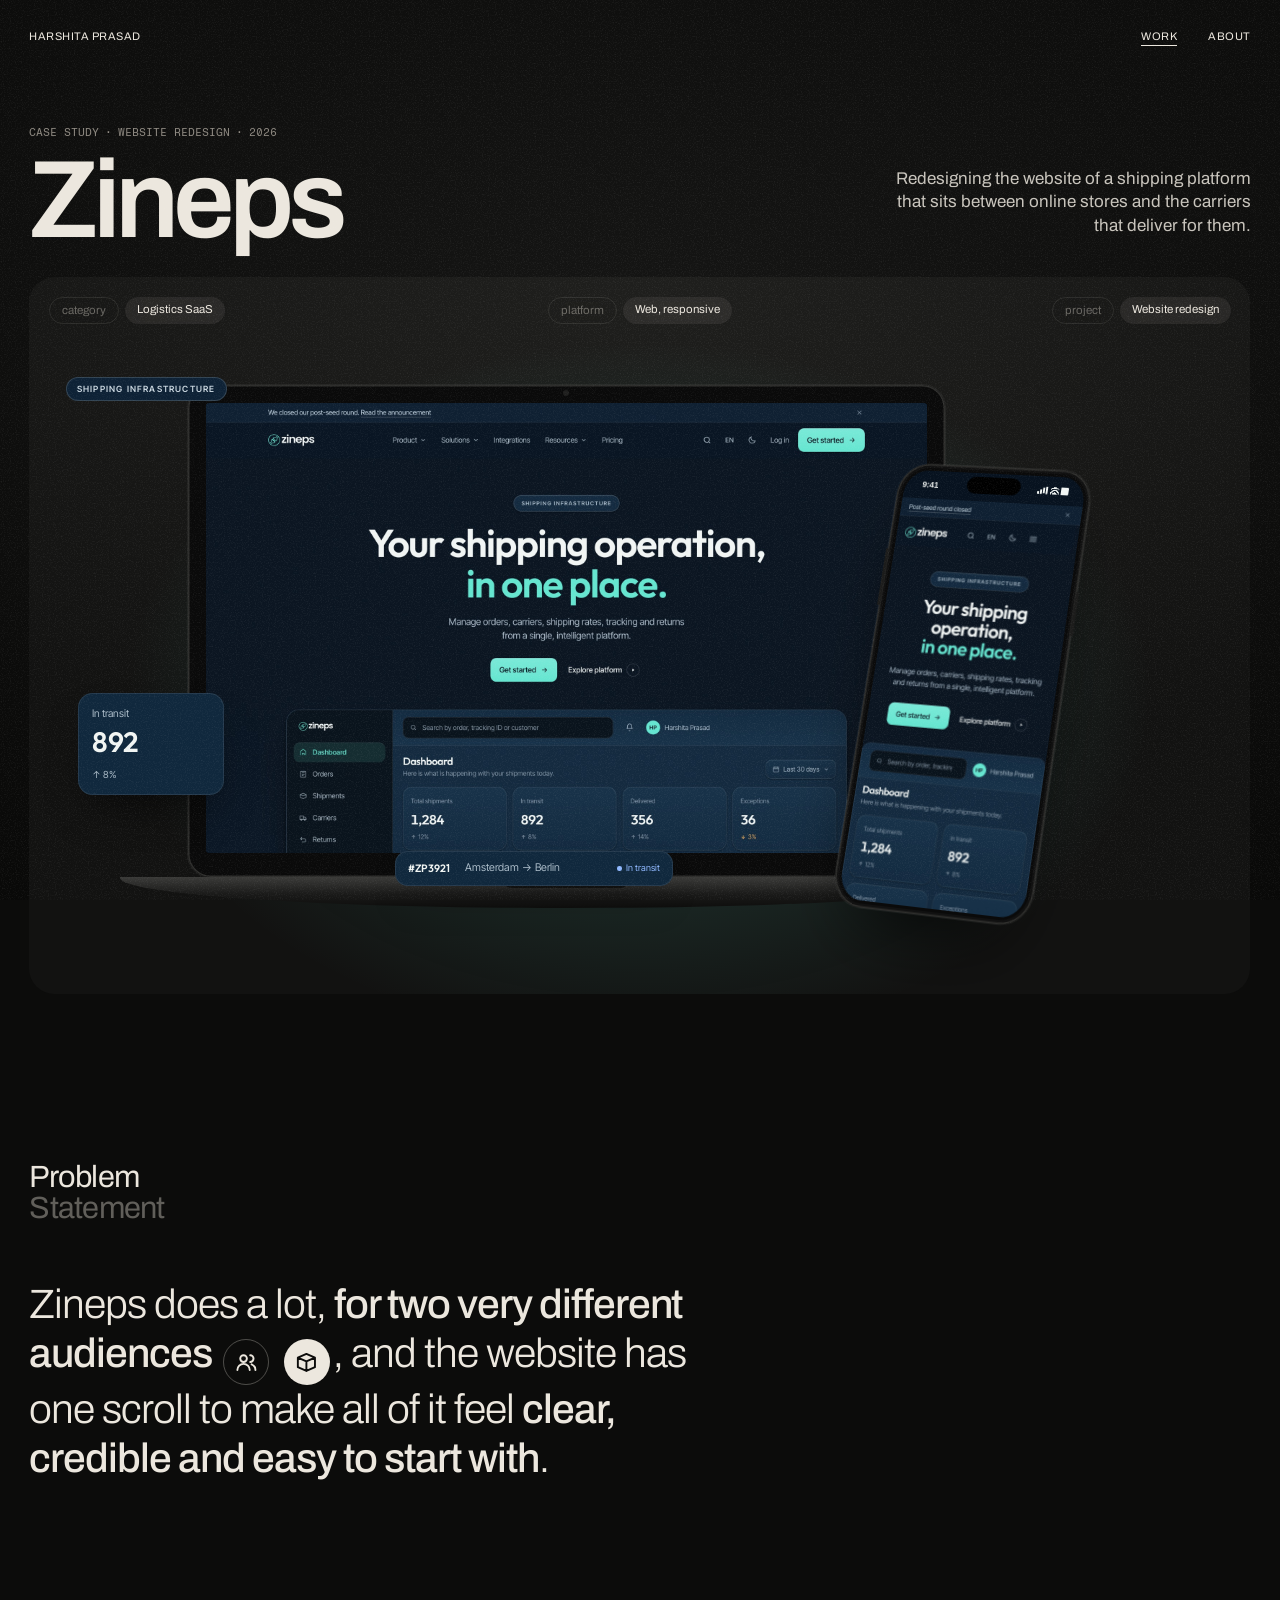
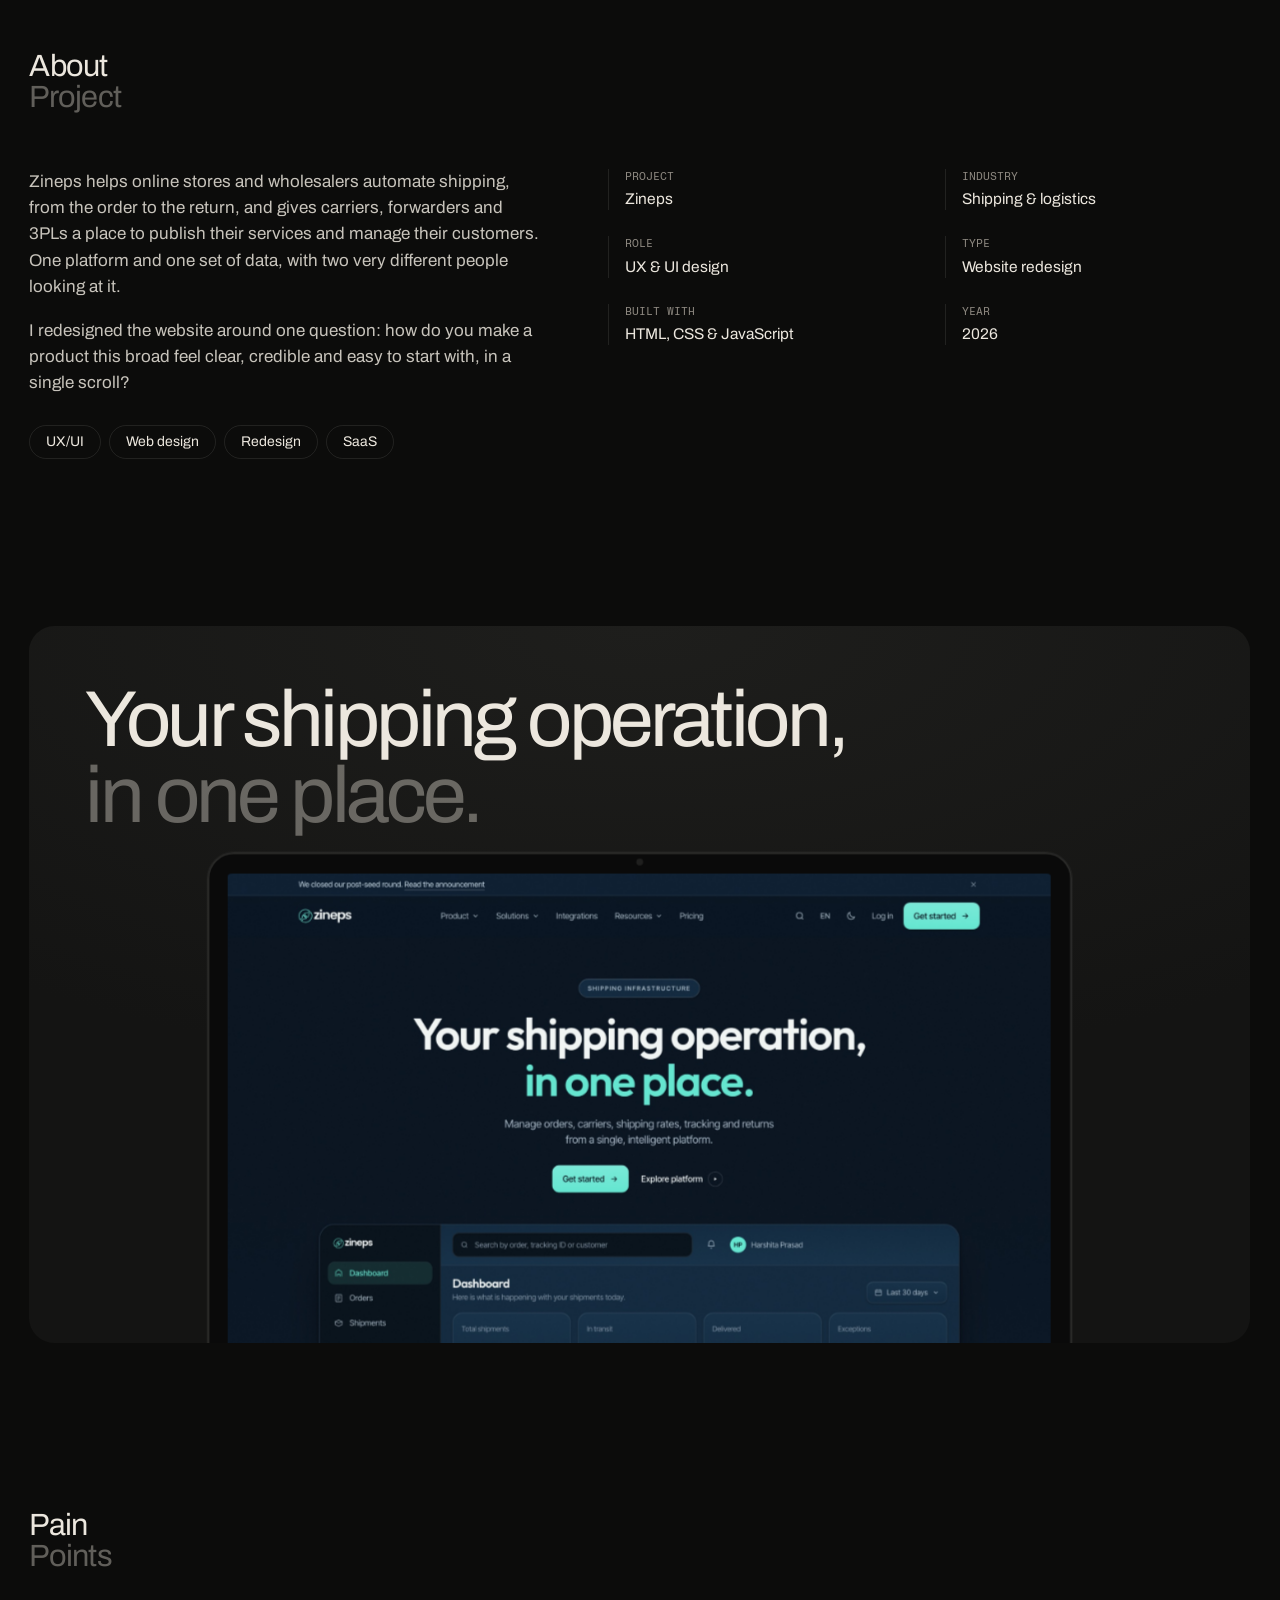
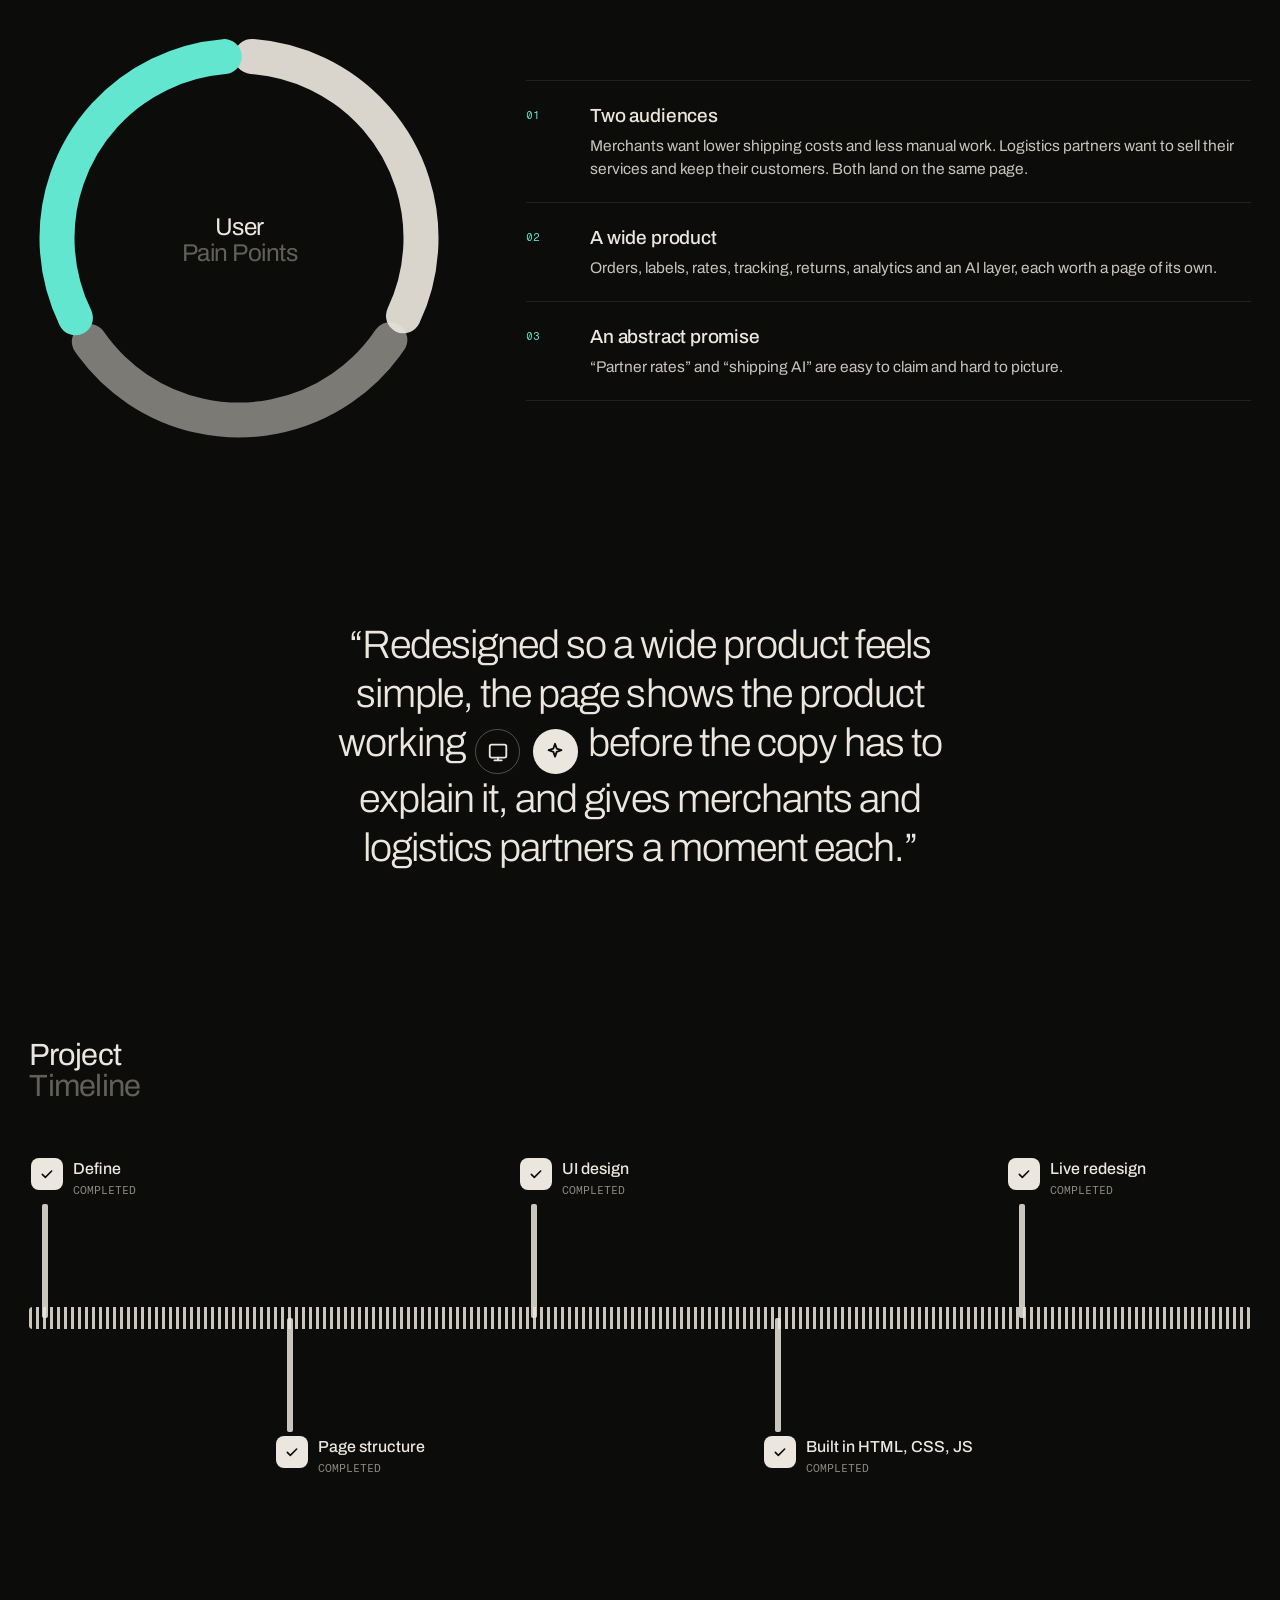
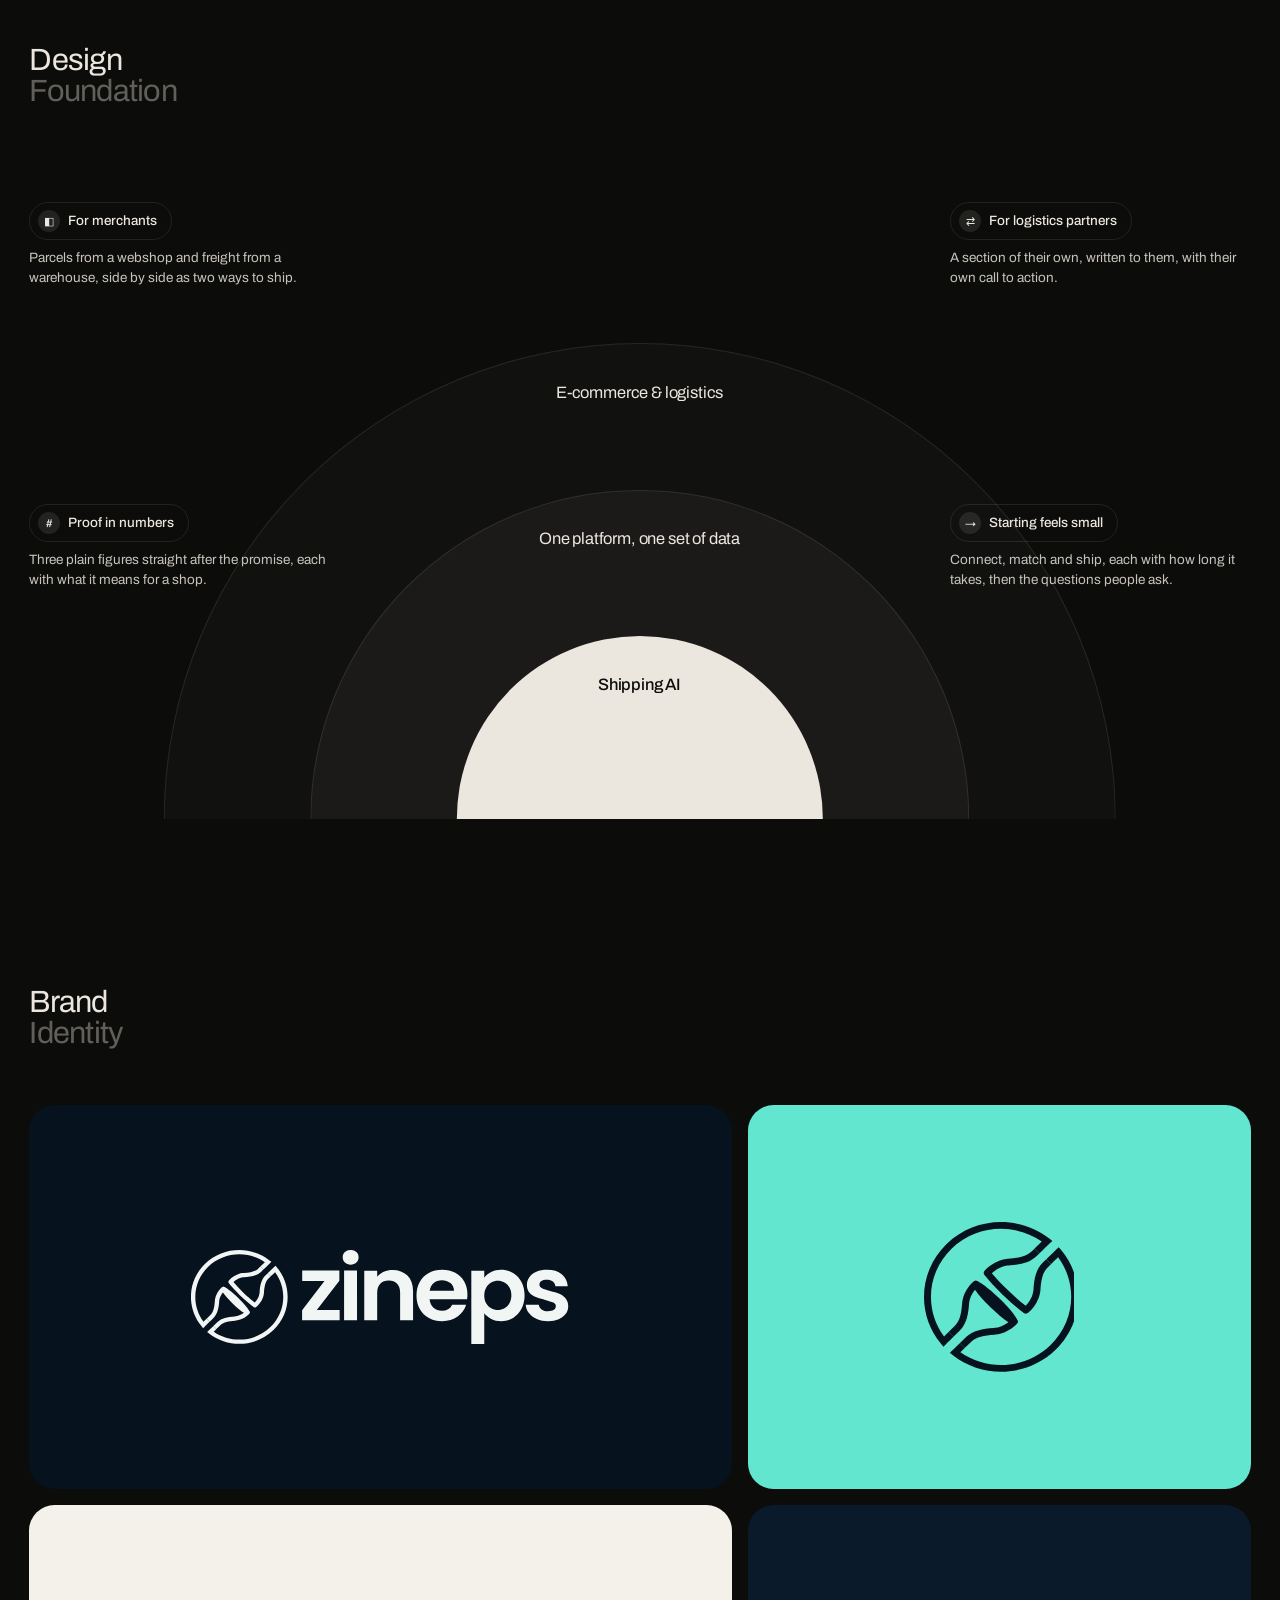
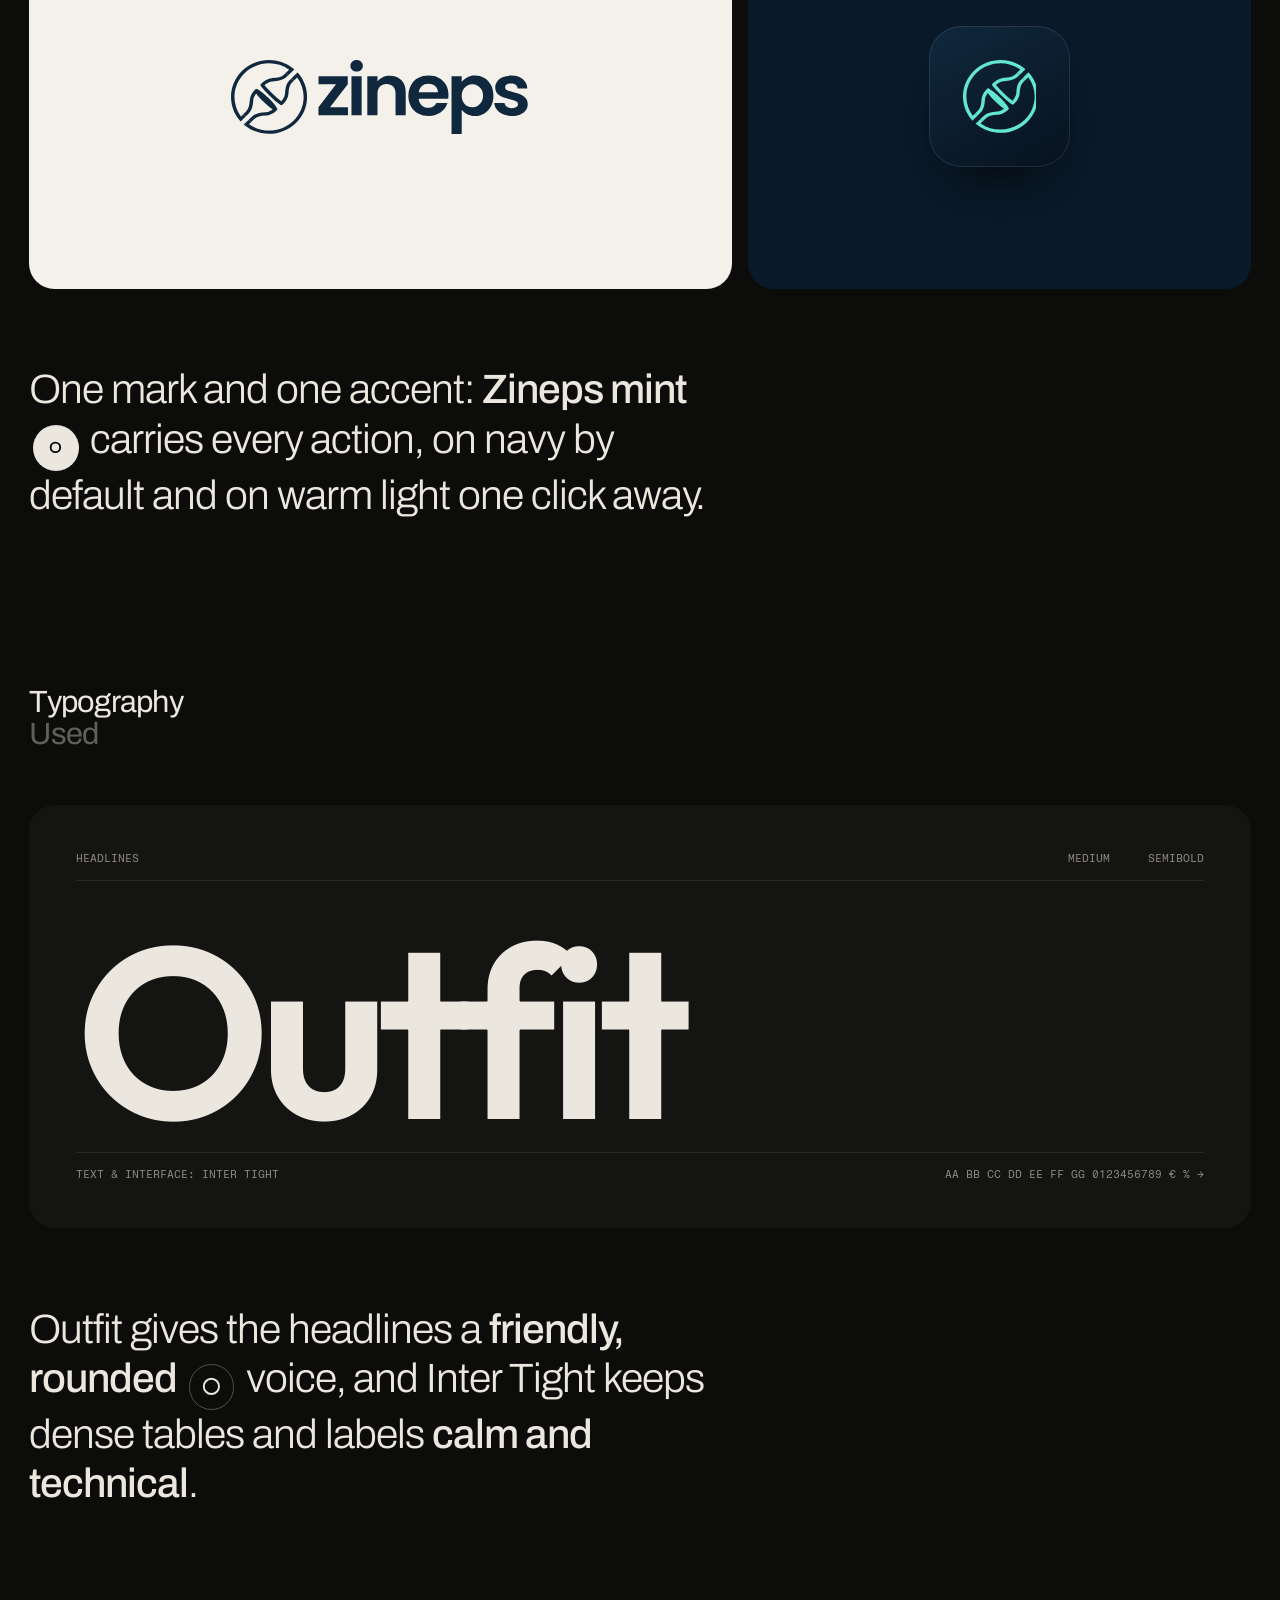
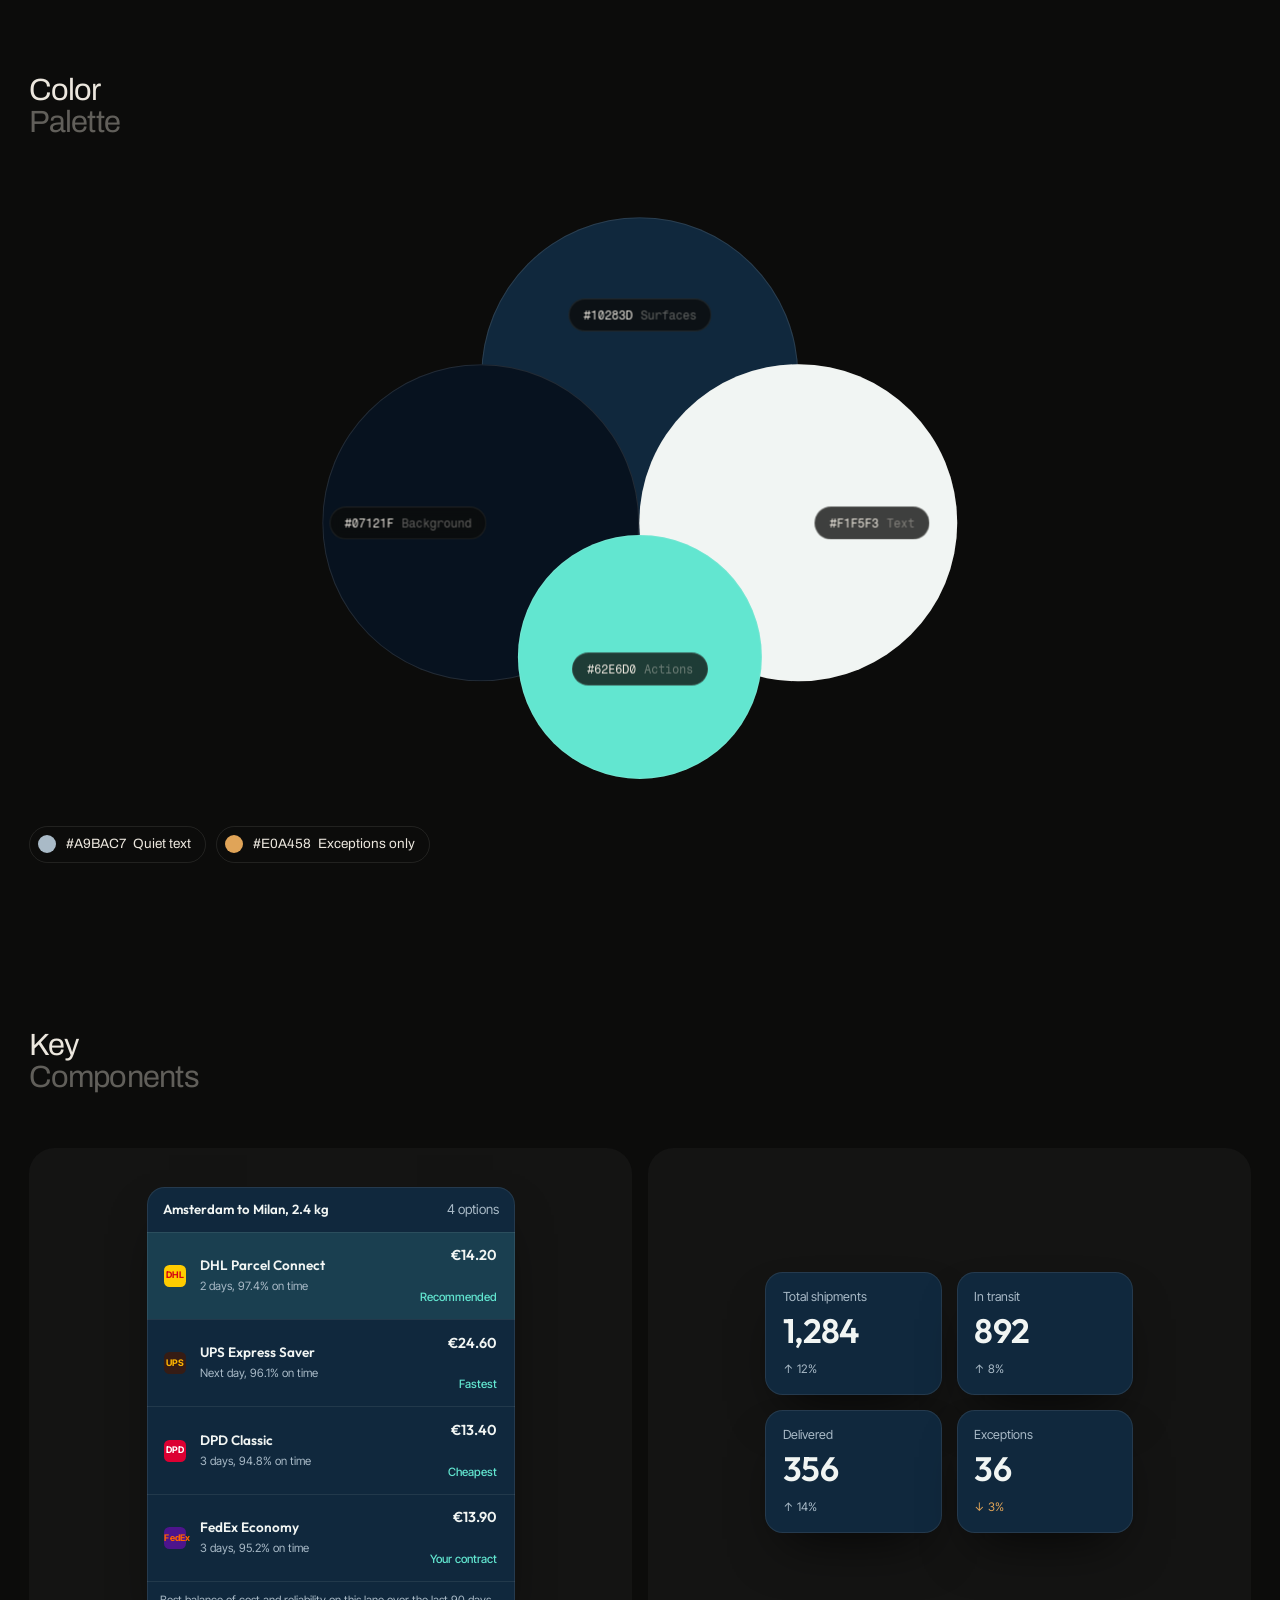
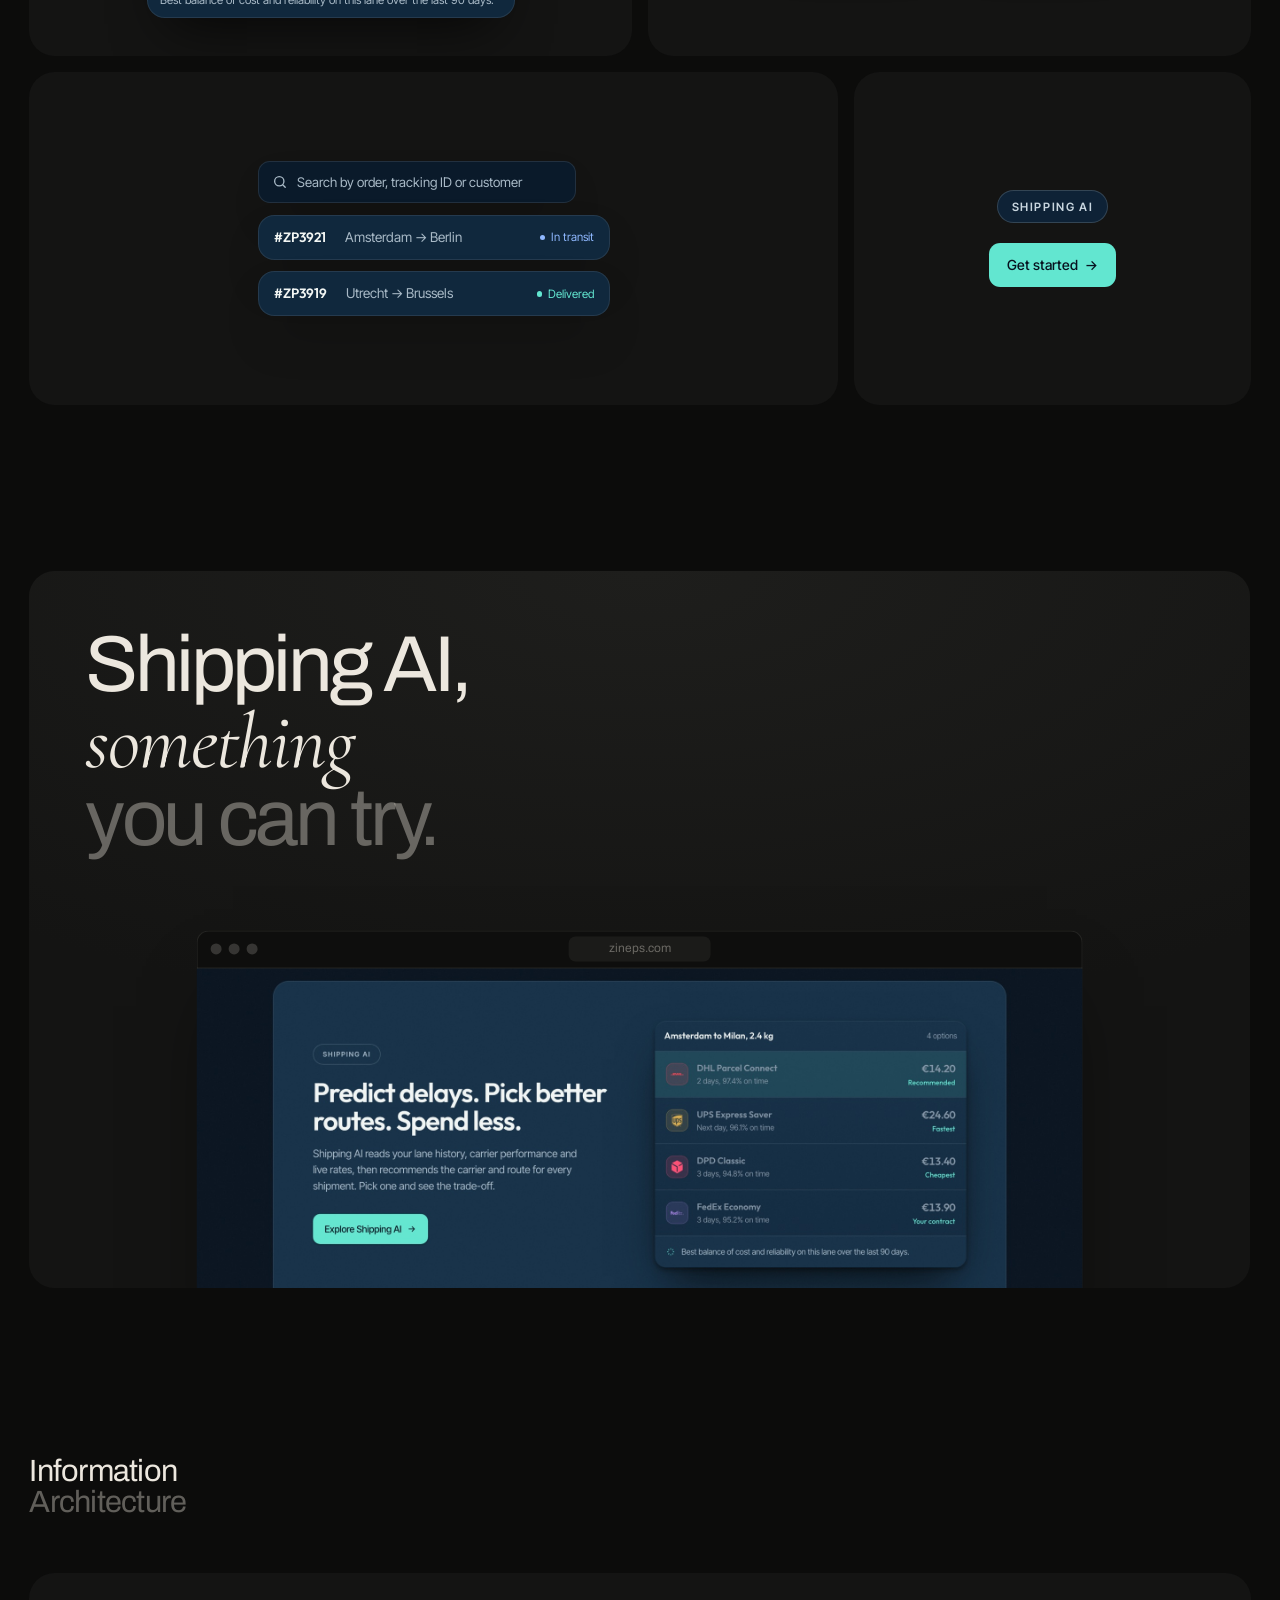
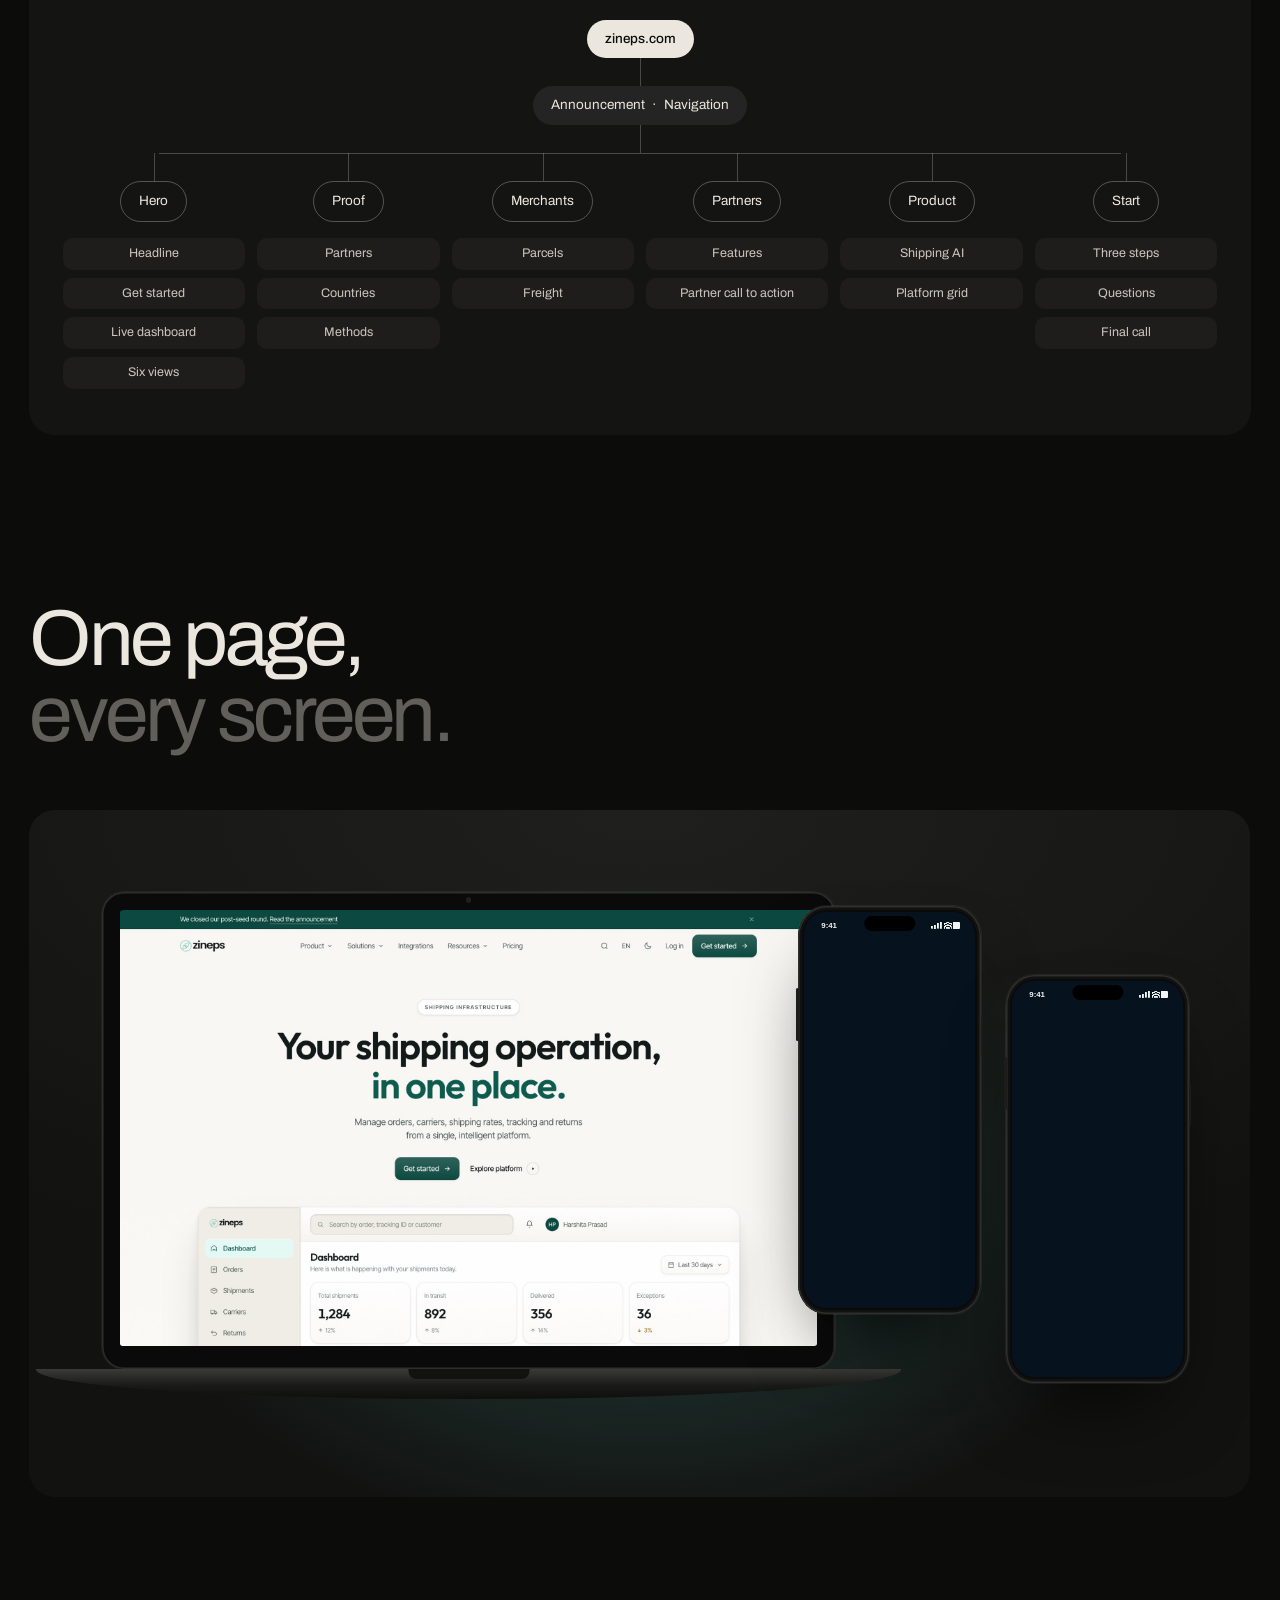
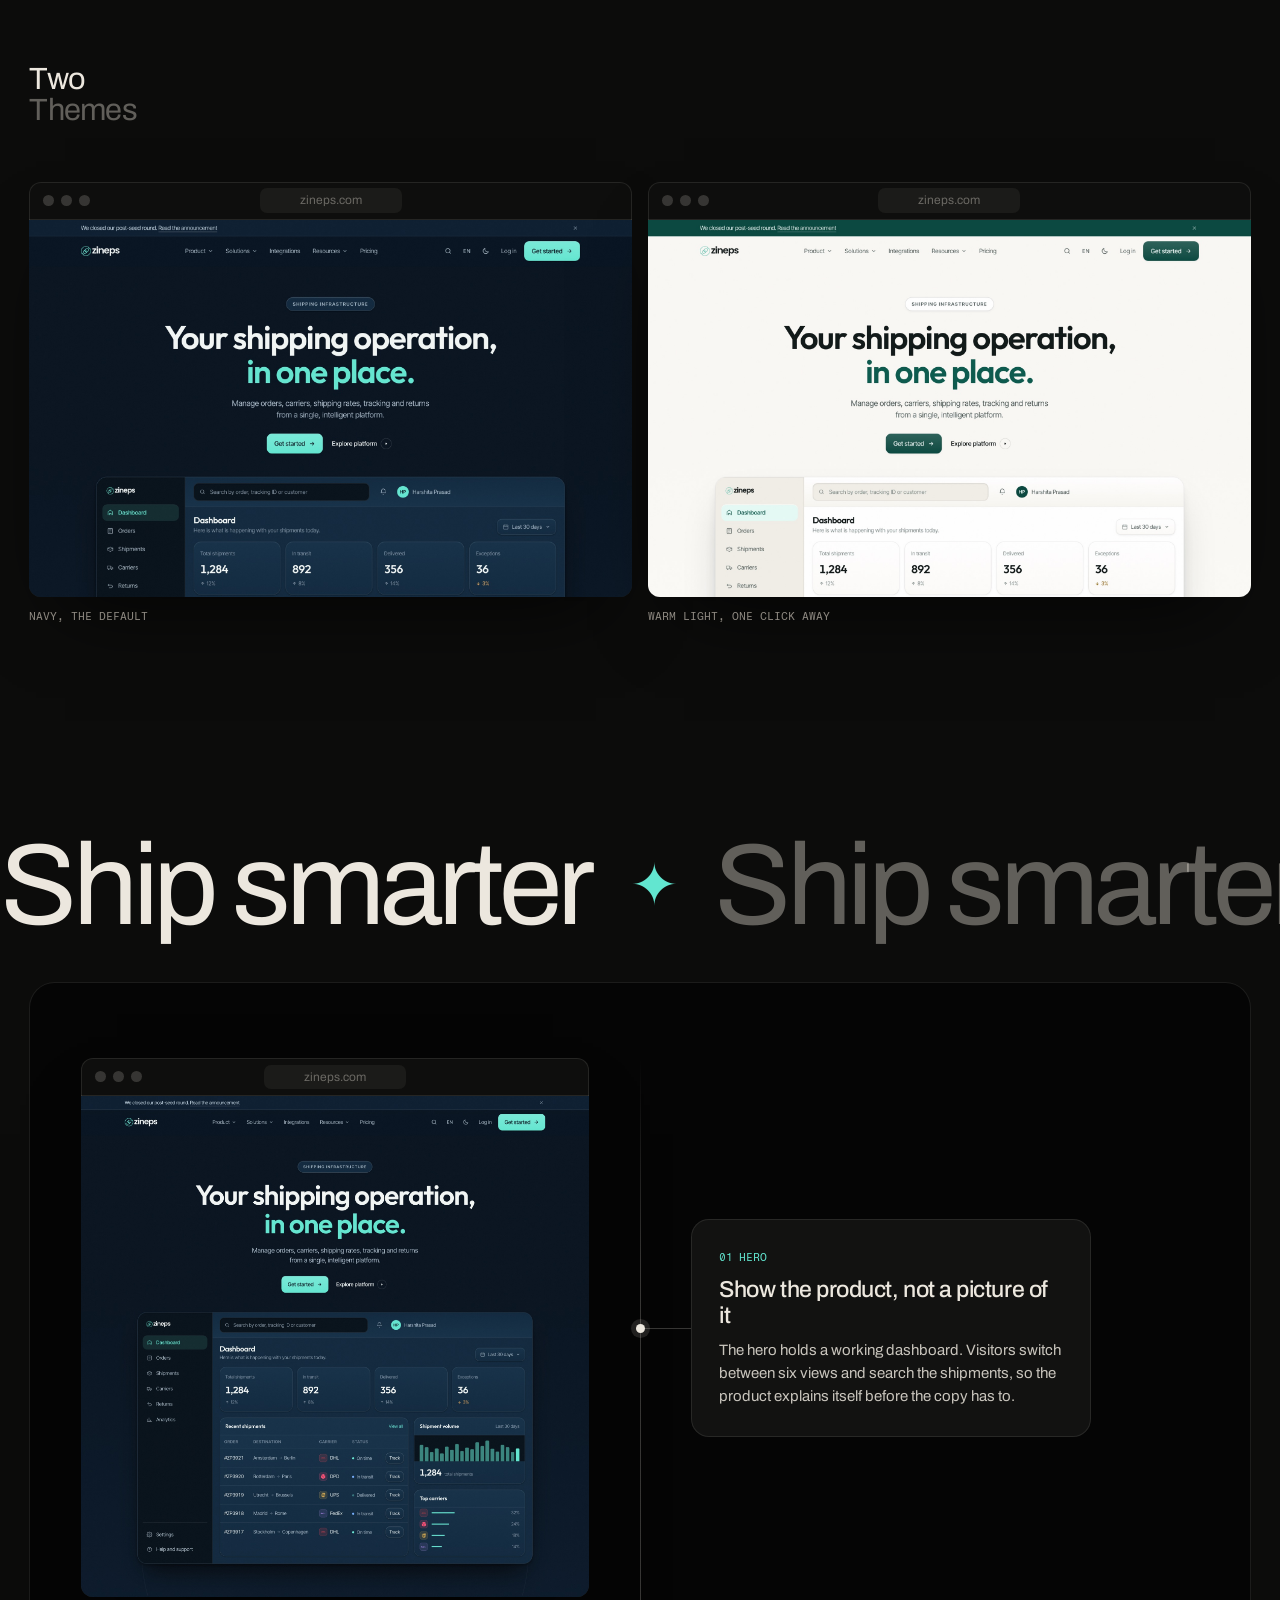
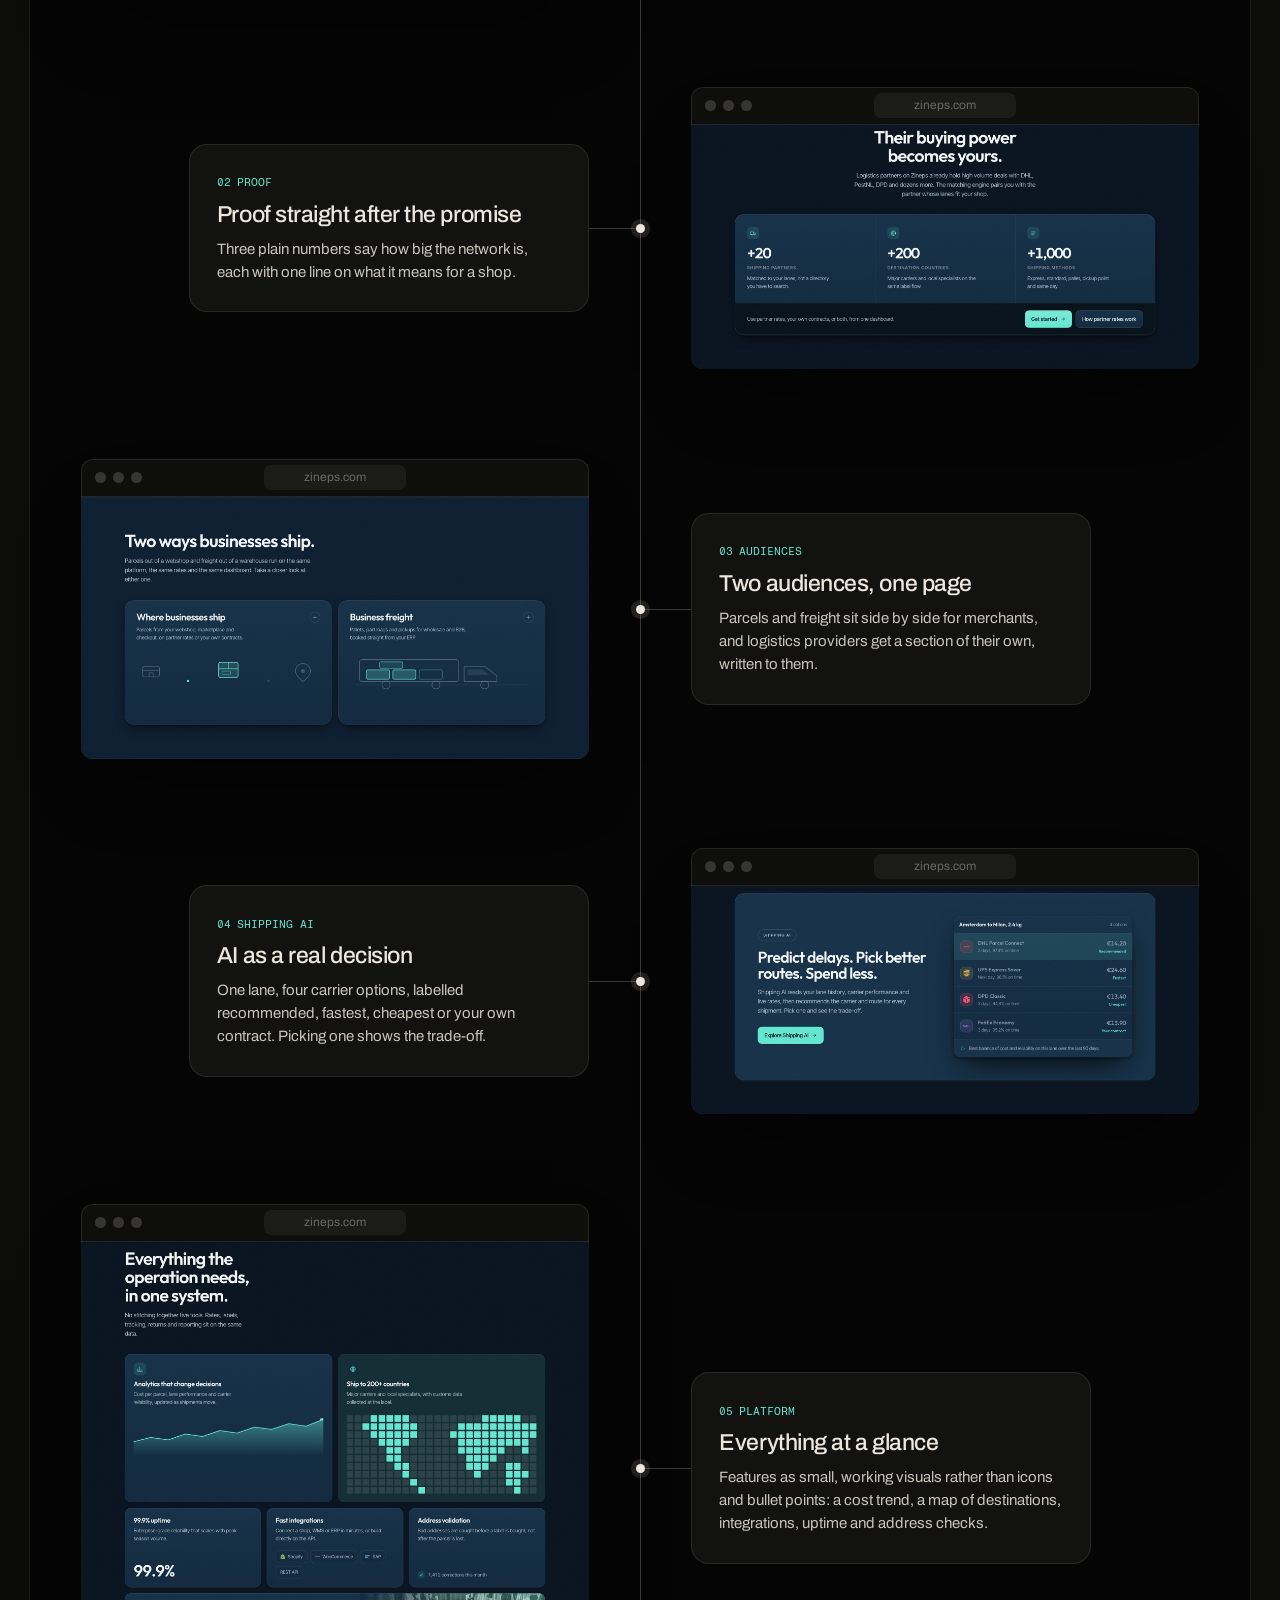
<file: work/zineps/index.html>
<!doctype html>
<html lang="en" class="page-case">
<head>
  <meta charset="utf-8">
  <meta name="viewport" content="width=device-width, initial-scale=1, viewport-fit=cover">
  <title>Zineps | Harshita Prasad</title>
  <meta name="description" content="Zineps: a website redesign for a shipping platform that sits between online stores and the carriers that deliver for them. A case study by Harshita Prasad.">
  <meta name="theme-color" content="#0C0C0B">
  <link rel="icon" href="../../assets/img/favicon.svg" type="image/svg+xml">
  <link rel="preconnect" href="https://fonts.googleapis.com">
  <link rel="preconnect" href="https://fonts.gstatic.com" crossorigin>
  <link rel="stylesheet" href="https://fonts.googleapis.com/css2?family=Archivo:wght@300;400;500;600&family=Cormorant+Garamond:ital,wght@0,300;0,400;1,300;1,400&family=Fragment+Mono&family=Inter+Tight:wght@400;500;600&family=Outfit:wght@500;600&display=swap">
  <link rel="stylesheet" href="../../assets/css/base.css?v=94">
  <link rel="stylesheet" href="../../assets/css/study.css?v=6">
  <script>document.documentElement.classList.add('js');</script>
</head>
<body>

  <header class="site-header micro">
    <a class="u" href="../../" data-nav>Harshita Prasad</a>
    <nav class="site-nav" aria-label="Primary">
      <a class="u" href="../#projects" aria-current="page">Work</a>
      <a class="u" href="../#about">About</a>
    </nav>
  </header>

  <!-- ZINEPS CASE STUDY, presentation style (assets/css/study.css).
       Every picture is a screenshot of the redesign itself, which lives in
       work/zineps/site/ (desktop at 1440 px, phone captures at 390 px). The
       navy cards floating over the devices are rebuilt in HTML (.zn-*), with
       the numbers the redesign shows. The logo is assets/img/projects/zineps/logo.svg. -->
  <main class="study" style="--acc:#62E6D0">

    <!-- TITLE + HERO -->
    <div class="st-title">
      <div>
        <p class="mono" data-reveal style="--d:150">Case study&ensp;·&ensp;Website redesign&ensp;·&ensp;2026</p>
        <h1 data-reveal style="--d:250">Zineps</h1>
      </div>
      <p data-reveal style="--d:450">Redesigning the website of a shipping platform that sits between online stores and the carriers that deliver for them.</p>
    </div>

    <div data-reveal style="--d:600">
      <section class="hero" aria-label="The Zineps redesign on a laptop and a phone">
        <div class="tags tags--l"><span class="tag tag--k">category</span><span class="tag">Logistics SaaS</span></div>
        <div class="tags tags--c"><span class="tag tag--k">platform</span><span class="tag">Web, responsive</span></div>
        <div class="tags tags--r"><span class="tag tag--k">project</span><span class="tag">Website redesign</span></div>

        <div class="hero__layer" style="--x:13%; --y:15%; --mx:4%; --my:20%">
          <div class="laptop" style="--w:62cqw; --mw:92cqw">
            <div class="laptop__lid"><div class="laptop__screen"><img src="../../assets/img/projects/zineps/hero.jpg" width="2000" height="1250" alt="The redesigned Zineps homepage: “Your shipping operation, in one place.” over navy, with the product dashboard below." fetchpriority="high"></div></div>
            <div class="laptop__base"></div>
          </div>
        </div>
        <div class="hero__layer" style="--x:68%; --y:25%; --pw:17cqw; --mx:58%; --my:44%; --mpw:36cqw">
          <div class="phone phone--dark tilt-r"><div class="phone__screen"><span class="phone__bar"><b>9:41</b><i></i></span><img src="../../assets/img/projects/zineps/mobile-hero.jpg" width="780" height="1688" alt=""></div></div>
        </div>
        <div class="hero__layer zn" style="--x:4%; --y:58%; --f:1cqw; --mx:6%; --my:66%; --mf:2.2cqw">
          <div class="zn-card zn-stat"><small>In transit</small><b>892</b><span class="up">8%</span></div>
        </div>
        <div class="hero__layer zn hide-m" style="--x:30%; --y:80%; --f:.95cqw">
          <div class="zn-card zn-ship"><b>#ZP3921</b><span>Amsterdam → Berlin</span><em>In transit</em></div>
        </div>
        <div class="hero__layer zn hide-m" style="--x:3%; --y:14%; --f:.9cqw">
          <span class="zn-pill">Shipping infrastructure</span>
        </div>
      </section>
    </div>

    <!-- PROBLEM -->
    <section class="sec" data-view aria-labelledby="problem">
      <h2 class="duo sec__head" id="problem" data-reveal><span>Problem</span><span>Statement</span></h2>
      <p class="lead lead--wide" data-reveal style="--d:120">Zineps does a lot, <b>for two very different audiences</b> <span class="ic"><svg viewBox="0 0 24 24"><circle cx="9" cy="8" r="3.5"/><path d="M2.5 20a6.5 6.5 0 0113 0M16 4.5a3.5 3.5 0 010 7M21.5 20a6.5 6.5 0 00-4-6"/></svg></span> <span class="ic ic--fill"><svg viewBox="0 0 24 24"><path d="M3 7l9-4 9 4-9 4zM3 7v10l9 4 9-4V7M12 11v10"/></svg></span>, and the website has one scroll to make all of it feel <b>clear, credible and easy to start with</b>.</p>
    </section>

    <!-- ABOUT -->
    <section class="sec" data-view aria-labelledby="about-project">
      <h2 class="duo sec__head" id="about-project" data-reveal><span>About</span><span>Project</span></h2>
      <div class="about-p">
        <div data-reveal style="--d:100">
          <p class="body">Zineps helps online stores and wholesalers automate shipping, from the order to the return, and gives carriers, forwarders and 3PLs a place to publish their services and manage their customers. One platform and one set of data, with two very different people looking at it.</p>
          <p class="body" style="margin-top:1em">I redesigned the website around one question: how do you make a product this broad feel clear, credible and easy to start with, in a single scroll?</p>
          <div class="pills"><span class="pill">UX/UI</span><span class="pill">Web design</span><span class="pill">Redesign</span><span class="pill">SaaS</span></div>
        </div>
        <dl class="facts" data-reveal style="--d:200">
          <div><dt class="mono">Project</dt><dd>Zineps</dd></div>
          <div><dt class="mono">Industry</dt><dd>Shipping &amp; logistics</dd></div>
          <div><dt class="mono">Role</dt><dd>UX &amp; UI design</dd></div>
          <div><dt class="mono">Type</dt><dd>Website redesign</dd></div>
          <div><dt class="mono">Built with</dt><dd>HTML, CSS &amp; JavaScript</dd></div>
          <div><dt class="mono">Year</dt><dd>2026</dd></div>
        </dl>
      </div>
    </section>

    <!-- BIG LINE + LAPTOP -->
    <section class="sec" data-view>
      <div class="panel panel--soft rise">
        <h2 class="display" data-reveal><span>Your shipping operation,</span><span class="q">in one place.</span></h2>
        <div class="rise__device rise__device--flat"><div data-reveal style="--d:200">
          <div class="laptop" style="--w:min(78cqw, 980px)">
            <div class="laptop__lid"><div class="laptop__screen"><img src="../../assets/img/projects/zineps/product.jpg" width="2000" height="1972" loading="lazy" decoding="async" alt="The hero dashboard with six views, shipment counters, recent shipments, a volume chart and top carriers."></div></div>
            <div class="laptop__base"></div>
          </div>
        </div></div>
      </div>
    </section>

    <!-- PAIN POINTS -->
    <section class="sec" data-view aria-labelledby="pain">
      <h2 class="duo sec__head" id="pain" data-reveal><span>Pain</span><span>Points</span></h2>
      <div class="pain">
        <div class="ring" data-reveal style="--d:100" aria-hidden="true">
          <svg viewBox="0 0 120 120">
            <circle cx="60" cy="60" r="52" stroke="rgba(236,231,222,.92)" stroke-dasharray="101 225.7" transform="rotate(-86 60 60)"/>
            <circle cx="60" cy="60" r="52" stroke="rgba(236,231,222,.5)" stroke-dasharray="101 225.7" transform="rotate(34 60 60)"/>
            <circle cx="60" cy="60" r="52" stroke="var(--acc)" stroke-dasharray="101 225.7" transform="rotate(154 60 60)"/>
          </svg>
          <p class="ring__label"><span>User</span><span>Pain Points</span></p>
        </div>
        <ol class="key">
          <li data-reveal style="--d:150"><span class="mono">01</span><div><b>Two audiences</b><p>Merchants want lower shipping costs and less manual work. Logistics partners want to sell their services and keep their customers. Both land on the same page.</p></div></li>
          <li data-reveal style="--d:220"><span class="mono">02</span><div><b>A wide product</b><p>Orders, labels, rates, tracking, returns, analytics and an AI layer, each worth a page of its own.</p></div></li>
          <li data-reveal style="--d:290"><span class="mono">03</span><div><b>An abstract promise</b><p>“Partner rates” and “shipping AI” are easy to claim and hard to picture.</p></div></li>
        </ol>
      </div>
    </section>

    <!-- STATEMENT -->
    <section class="sec" data-view>
      <p class="quote-c" data-reveal>Redesigned so a wide product feels simple, the page shows the product working <span class="ic"><svg viewBox="0 0 24 24"><rect x="3" y="4" width="18" height="14" rx="2"/><path d="M8 21h8M12 18v3"/></svg></span> <span class="ic ic--fill"><svg viewBox="0 0 24 24"><path d="M12 3l1.8 5.2L19 10l-5.2 1.8L12 17l-1.8-5.2L5 10l5.2-1.8z"/></svg></span> before the copy has to explain it, and gives merchants and logistics partners a moment each.</p>
    </section>

    <!-- TIMELINE -->
    <section class="sec" data-view aria-labelledby="timeline">
      <h2 class="duo sec__head" id="timeline" data-reveal><span>Project</span><span>Timeline</span></h2>
      <ol class="timeline" style="--n:5; --d:100" data-reveal>
        <li class="step"><div class="step__box"><span class="step__check"><svg viewBox="0 0 24 24"><path d="M5 12.5l4.5 4.5L19 7.5"/></svg></span><p><b>Define</b><span class="mono">Completed</span></p></div></li>
        <li class="step"><div class="step__box"><span class="step__check"><svg viewBox="0 0 24 24"><path d="M5 12.5l4.5 4.5L19 7.5"/></svg></span><p><b>Page structure</b><span class="mono">Completed</span></p></div></li>
        <li class="step"><div class="step__box"><span class="step__check"><svg viewBox="0 0 24 24"><path d="M5 12.5l4.5 4.5L19 7.5"/></svg></span><p><b>UI design</b><span class="mono">Completed</span></p></div></li>
        <li class="step"><div class="step__box"><span class="step__check"><svg viewBox="0 0 24 24"><path d="M5 12.5l4.5 4.5L19 7.5"/></svg></span><p><b>Built in HTML, CSS, JS</b><span class="mono">Completed</span></p></div></li>
        <li class="step"><div class="step__box"><span class="step__check"><svg viewBox="0 0 24 24"><path d="M5 12.5l4.5 4.5L19 7.5"/></svg></span><p><b>Live redesign</b><span class="mono">Completed</span></p></div></li>
      </ol>
    </section>

    <!-- FOUNDATION -->
    <section class="sec" data-view aria-labelledby="foundation">
      <h2 class="duo sec__head" id="foundation" data-reveal><span>Design</span><span>Foundation</span></h2>
      <div class="orbit" data-reveal style="--d:100">
        <div class="orbit__arcs" aria-hidden="true">
          <div class="orbit__arc" style="--s:78cqw; --a:.025">E-commerce &amp; logistics</div>
          <div class="orbit__arc" style="--s:54cqw; --a:.045">One platform, one set of data</div>
          <div class="orbit__arc orbit__arc--core" style="--s:30cqw">Shipping AI</div>
        </div>
        <div class="orbit__call" style="left:0; top:6%"><b><i>◧</i>For merchants</b><p>Parcels from a webshop and freight from a warehouse, side by side as two ways to ship.</p></div>
        <div class="orbit__call" style="right:0; top:6%"><b><i>⇄</i>For logistics partners</b><p>A section of their own, written to them, with their own call to action.</p></div>
        <div class="orbit__call" style="left:0; top:52%"><b><i>#</i>Proof in numbers</b><p>Three plain figures straight after the promise, each with what it means for a shop.</p></div>
        <div class="orbit__call" style="right:0; top:52%"><b><i>→</i>Starting feels small</b><p>Connect, match and ship, each with how long it takes, then the questions people ask.</p></div>
      </div>
    </section>

    <!-- BRAND -->
    <section class="sec" data-view aria-labelledby="brand">
      <h2 class="duo sec__head" id="brand" data-reveal><span>Brand</span><span>Identity</span></h2>
      <div class="brand-grid">
        <div class="panel panel--navy" data-reveal><span class="zlogo" style="width:min(54%, 420px)" role="img" aria-label="The Zineps logo in white on navy"></span></div>
        <div class="panel panel--mint" data-reveal style="--d:100"><span class="zmark" style="width:min(34%, 150px)" role="img" aria-label="The Zineps mark in navy on mint"></span></div>
        <div class="panel panel--light" data-reveal><span class="zlogo" style="width:min(56%, 300px)" role="img" aria-label="The Zineps logo in navy on warm light"></span></div>
        <div class="panel" data-reveal style="--d:100; background:#0A1A2A"><span class="app-icon"><span class="zmark" style="width:52%"></span></span></div>
      </div>
      <p class="lead lead--wide" style="margin-top: clamp(48px, 6vw, 90px)" data-reveal>One mark and one accent: <b>Zineps mint</b> <span class="ic ic--fill"><svg viewBox="0 0 24 24"><circle cx="12" cy="12" r="5"/></svg></span> carries every action, on navy by default and on warm light one click away.</p>
    </section>

    <!-- TYPOGRAPHY -->
    <section class="sec" data-view aria-labelledby="type">
      <h2 class="duo sec__head" id="type" data-reveal><span>Typography</span><span>Used</span></h2>
      <div class="panel type-spec" data-reveal style="--d:100">
        <div class="type-spec__row mono"><span>Headlines</span><span class="type-spec__weights"><span>Medium</span><span>Semibold</span></span></div>
        <p class="type-spec__name" style="font-family: Outfit, sans-serif; font-weight: 600; letter-spacing: -.045em">Outfit</p>
        <div class="type-spec__set mono"><span>Text &amp; interface: Inter Tight</span><span>Aa Bb Cc Dd Ee Ff Gg 0123456789 € % →</span></div>
      </div>
      <p class="lead lead--wide" style="margin-top: clamp(48px, 6vw, 90px)" data-reveal>Outfit gives the headlines a <b>friendly, rounded</b> <span class="ic"><svg viewBox="0 0 24 24"><circle cx="12" cy="12" r="8"/></svg></span> voice, and Inter Tight keeps dense tables and labels <b>calm and technical</b>.</p>
    </section>

    <!-- COLOUR -->
    <section class="sec" data-view aria-labelledby="colour">
      <h2 class="duo sec__head" id="colour" data-reveal><span>Color</span><span>Palette</span></h2>
      <div class="palette" data-reveal style="--d:100" aria-label="Palette: navy #07121F for the background, deep blue #10283D for surfaces, mint #62E6D0 for actions and ink #F1F5F3 for text.">
        <span class="palette__dot" style="--c:#10283D; left:50%; top:30%"></span>
        <span class="palette__dot" style="--c:#07121F; left:37%; top:54%"></span>
        <span class="palette__dot" style="--c:#F1F5F3; left:63%; top:54%"></span>
        <span class="palette__dot" style="--c:#62E6D0; left:50%; top:76%; width:20cqw"></span>
        <span class="palette__hex" style="left:50%; top:20%">#10283D<small>Surfaces</small></span>
        <span class="palette__hex" style="left:31%; top:54%">#07121F<small>Background</small></span>
        <span class="palette__hex" style="left:69%; top:54%">#F1F5F3<small>Text</small></span>
        <span class="palette__hex" style="left:50%; top:78%">#62E6D0<small>Actions</small></span>
      </div>
      <div class="semantics" data-reveal style="--d:200">
        <span style="--c:#A9BAC7"><i></i>#A9BAC7&ensp;Quiet text</span>
        <span style="--c:#E0A458"><i></i>#E0A458&ensp;Exceptions only</span>
      </div>
    </section>

    <!-- COMPONENTS -->
    <section class="sec" data-view aria-labelledby="components">
      <h2 class="duo sec__head" id="components" data-reveal><span>Key</span><span>Components</span></h2>
      <div class="bento">
        <div class="panel span-3 zn" data-reveal>
          <div class="zn-card zn-route">
            <div class="zn-route__head"><b>Amsterdam to Milan, 2.4 kg</b><span>4 options</span></div>
            <div class="zn-opt on"><i style="--b:#FFCC00; --bf:#D40511">DHL</i><div><b>DHL Parcel Connect</b><small>2 days, 97.4% on time</small></div><p><b>€14.20</b><br><small>Recommended</small></p></div>
            <div class="zn-opt"><i style="--b:#351C15; --bf:#FFB500">UPS</i><div><b>UPS Express Saver</b><small>Next day, 96.1% on time</small></div><p><b>€24.60</b><br><small>Fastest</small></p></div>
            <div class="zn-opt"><i style="--b:#DC0032">DPD</i><div><b>DPD Classic</b><small>3 days, 94.8% on time</small></div><p><b>€13.40</b><br><small>Cheapest</small></p></div>
            <div class="zn-opt"><i style="--b:#4D148C; --bf:#FF6200">FedEx</i><div><b>FedEx Economy</b><small>3 days, 95.2% on time</small></div><p><b>€13.90</b><br><small>Your contract</small></p></div>
            <p class="zn-route__foot">Best balance of cost and reliability on this lane over the last 90 days.</p>
          </div>
        </div>
        <div class="panel span-3 zn" data-reveal style="--d:100">
          <div style="display:grid; grid-template-columns:1fr 1fr; gap:1em">
            <div class="zn-card zn-stat"><small>Total shipments</small><b>1,284</b><span class="up">12%</span></div>
            <div class="zn-card zn-stat"><small>In transit</small><b>892</b><span class="up">8%</span></div>
            <div class="zn-card zn-stat"><small>Delivered</small><b>356</b><span class="up">14%</span></div>
            <div class="zn-card zn-stat"><small>Exceptions</small><b>36</b><span class="down">3%</span></div>
          </div>
        </div>
        <div class="panel span-4 zn" data-reveal>
          <div style="display:grid; gap:.8em">
            <div class="zn-search"><svg viewBox="0 0 24 24"><circle cx="11" cy="11" r="7"/><path d="M20 20l-3.5-3.5"/></svg>Search by order, tracking ID or customer</div>
            <div class="zn-card zn-ship"><b>#ZP3921</b><span>Amsterdam → Berlin</span><em>In transit</em></div>
            <div class="zn-card zn-ship"><b>#ZP3919</b><span>Utrecht → Brussels</span><em style="color:#62E6D0">Delivered</em></div>
          </div>
        </div>
        <div class="panel span-2 zn" data-reveal style="--d:100">
          <div style="display:grid; justify-items:center; gap:1.4em">
            <span class="zn-pill">Shipping AI</span>
            <span class="zn-btn">Get started&ensp;→</span>
          </div>
        </div>
      </div>
    </section>

    <!-- BIG LINE + BROWSER -->
    <section class="sec" data-view>
      <div class="panel panel--soft rise">
        <h2 class="display" data-reveal><span>Shipping AI,</span><span><em>something</em></span><span class="q">you can try.</span></h2>
        <div class="rise__device rise__device--flat"><div data-reveal style="--d:200">
          <figure class="browser" style="width:min(80cqw, 1000px)"><div class="browser__bar"><i></i><i></i><i></i><span>zineps.com</span></div><img src="../../assets/img/projects/zineps/ai.jpg" width="2000" height="897" loading="lazy" decoding="async" alt="The Shipping AI section beside four carrier options for Amsterdam to Milan."></figure>
        </div></div>
      </div>
    </section>

    <!-- IA -->
    <section class="sec" data-view aria-labelledby="ia">
      <h2 class="duo sec__head" id="ia" data-reveal><span>Information</span><span>Architecture</span></h2>
      <div class="panel ia" data-reveal style="--d:100">
        <div class="ia__chain">
          <span class="ia__node ia__node--root">zineps.com</span>
          <span class="ia__stem"></span>
          <span class="ia__node">Announcement&ensp;·&ensp;Navigation</span>
          <span class="ia__stem"></span>
        </div>
        <div class="ia__cols" style="--n:6">
          <div class="ia__col"><span class="ia__node">Hero</span><span class="ia__leaf">Headline</span><span class="ia__leaf">Get started</span><span class="ia__leaf">Live dashboard</span><span class="ia__leaf">Six views</span></div>
          <div class="ia__col"><span class="ia__node">Proof</span><span class="ia__leaf">Partners</span><span class="ia__leaf">Countries</span><span class="ia__leaf">Methods</span></div>
          <div class="ia__col"><span class="ia__node">Merchants</span><span class="ia__leaf">Parcels</span><span class="ia__leaf">Freight</span></div>
          <div class="ia__col"><span class="ia__node">Partners</span><span class="ia__leaf">Features</span><span class="ia__leaf">Partner call to action</span></div>
          <div class="ia__col"><span class="ia__node">Product</span><span class="ia__leaf">Shipping AI</span><span class="ia__leaf">Platform grid</span></div>
          <div class="ia__col"><span class="ia__node">Start</span><span class="ia__leaf">Three steps</span><span class="ia__leaf">Questions</span><span class="ia__leaf">Final call</span></div>
        </div>
      </div>
    </section>

    <!-- RESPONSIVE -->
    <section class="sec" data-view aria-labelledby="responsive">
      <h2 class="display sec__head" id="responsive" data-reveal><span>One page,</span><span class="q">every screen.</span></h2>
      <div data-reveal style="--d:150">
        <div class="hero hero--plain" aria-label="The redesign on a laptop and two phones">
          <div class="hero__layer" style="--x:6%; --y:12%; --mx:4%; --my:8%">
            <div class="laptop" style="--w:60cqw; --mw:92cqw"><div class="laptop__lid"><div class="laptop__screen"><img src="../../assets/img/projects/zineps/light.jpg" width="2000" height="1250" loading="lazy" decoding="async" alt="The homepage in the warm light theme."></div></div><div class="laptop__base"></div></div>
          </div>
          <div class="hero__layer" style="--x:63%; --y:14%; --pw:15cqw; --mx:20%; --my:46%; --mpw:30cqw">
            <div class="phone phone--dark"><div class="phone__screen"><span class="phone__bar"><b>9:41</b><i></i></span><img src="../../assets/img/projects/zineps/mobile-dashboard.jpg" width="780" height="1688" loading="lazy" decoding="async" alt="On a phone: recent shipments, shipment volume and top carriers."></div></div>
          </div>
          <div class="hero__layer" style="--x:80%; --y:24%; --pw:15cqw; --mx:56%; --my:52%; --mpw:30cqw">
            <div class="phone phone--dark"><div class="phone__screen"><span class="phone__bar"><b>9:41</b><i></i></span><img src="../../assets/img/projects/zineps/mobile-proof.jpg" width="780" height="1688" loading="lazy" decoding="async" alt="On a phone: “Their buying power becomes yours.” with the network figures."></div></div>
          </div>
        </div>
      </div>
    </section>

    <!-- THEMES -->
    <section class="sec" data-view aria-labelledby="themes">
      <h2 class="duo sec__head" id="themes" data-reveal><span>Two</span><span>Themes</span></h2>
      <div class="pair">
        <figure data-reveal><div class="browser"><div class="browser__bar"><i></i><i></i><i></i><span>zineps.com</span></div><img src="../../assets/img/projects/zineps/hero.jpg" width="2000" height="1250" loading="lazy" decoding="async" alt="The homepage in the navy theme."></div><figcaption class="mono">Navy, the default</figcaption></figure>
        <figure data-reveal style="--d:100"><div class="browser"><div class="browser__bar"><i></i><i></i><i></i><span>zineps.com</span></div><img src="../../assets/img/projects/zineps/light.jpg" width="2000" height="1250" loading="lazy" decoding="async" alt="The same homepage in the warm light theme, with a deep forest green accent."></div><figcaption class="mono">Warm light, one click away</figcaption></figure>
      </div>
    </section>

    <!-- WALKTHROUGH -->
    <section class="sec" data-view aria-labelledby="walk">
      <h2 class="sr-only" id="walk">Walkthrough</h2>
      <div class="marquee" aria-hidden="true"><div class="marquee__track">
        <span>Ship smarter <i>✦</i></span><span>Ship smarter <i>✦</i></span><span>Ship smarter <i>✦</i></span><span>Ship smarter <i>✦</i></span>
        <span>Ship smarter <i>✦</i></span><span>Ship smarter <i>✦</i></span><span>Ship smarter <i>✦</i></span><span>Ship smarter <i>✦</i></span>
      </div></div>

      <div class="walk walk--wide">
        <div class="walk__step" data-reveal>
          <div class="walk__shot"><figure class="browser"><div class="browser__bar"><i></i><i></i><i></i><span>zineps.com</span></div><img src="../../assets/img/projects/zineps/product.jpg" width="2000" height="1972" loading="lazy" decoding="async" alt="The hero dashboard with six views to click through."></figure></div>
          <div class="walk__note"><span class="mono">01&ensp;Hero</span><h3>Show the product, not a picture of it</h3><p>The hero holds a working dashboard. Visitors switch between six views and search the shipments, so the product explains itself before the copy has to.</p></div>
        </div>
        <div class="walk__step walk__step--flip" data-reveal>
          <div class="walk__shot"><figure class="browser"><div class="browser__bar"><i></i><i></i><i></i><span>zineps.com</span></div><img src="../../assets/img/projects/zineps/proof.jpg" width="2000" height="962" loading="lazy" decoding="async" alt="“Their buying power becomes yours.” with three network figures."></figure></div>
          <div class="walk__note"><span class="mono">02&ensp;Proof</span><h3>Proof straight after the promise</h3><p>Three plain numbers say how big the network is, each with one line on what it means for a shop.</p></div>
        </div>
        <div class="walk__step" data-reveal>
          <div class="walk__shot"><figure class="browser"><div class="browser__bar"><i></i><i></i><i></i><span>zineps.com</span></div><img src="../../assets/img/projects/zineps/audiences.jpg" width="2000" height="1029" loading="lazy" decoding="async" alt="“Two ways businesses ship.” with parcels and freight."></figure></div>
          <div class="walk__note"><span class="mono">03&ensp;Audiences</span><h3>Two audiences, one page</h3><p>Parcels and freight sit side by side for merchants, and logistics providers get a section of their own, written to them.</p></div>
        </div>
        <div class="walk__step walk__step--flip" data-reveal>
          <div class="walk__shot"><figure class="browser"><div class="browser__bar"><i></i><i></i><i></i><span>zineps.com</span></div><img src="../../assets/img/projects/zineps/ai.jpg" width="2000" height="897" loading="lazy" decoding="async" alt="Shipping AI: four carrier options for one lane."></figure></div>
          <div class="walk__note"><span class="mono">04&ensp;Shipping AI</span><h3>AI as a real decision</h3><p>One lane, four carrier options, labelled recommended, fastest, cheapest or your own contract. Picking one shows the trade-off.</p></div>
        </div>
        <div class="walk__step" data-reveal>
          <div class="walk__shot"><figure class="browser"><div class="browser__bar"><i></i><i></i><i></i><span>zineps.com</span></div><img src="../../assets/img/projects/zineps/platform.jpg" width="2000" height="1932" loading="lazy" decoding="async" alt="A grid of small working visuals for each feature."></figure></div>
          <div class="walk__note"><span class="mono">05&ensp;Platform</span><h3>Everything at a glance</h3><p>Features as small, working visuals rather than icons and bullet points: a cost trend, a map of destinations, integrations, uptime and address checks.</p></div>
        </div>
        <div class="walk__step walk__step--flip" data-reveal>
          <div class="walk__shot"><figure class="browser"><div class="browser__bar"><i></i><i></i><i></i><span>zineps.com</span></div><img src="../../assets/img/projects/zineps/how.jpg" width="2000" height="837" loading="lazy" decoding="async" alt="“Live in an afternoon.” with three steps."></figure></div>
          <div class="walk__note"><span class="mono">06&ensp;Start</span><h3>Make starting feel small</h3><p>Connect, match and ship, each with how long it takes, then the questions people ask before they commit.</p></div>
        </div>
      </div>
    </section>

    <!-- OUTCOME -->
    <section class="sec" data-view aria-labelledby="outcome">
      <div class="finale">
        <h2 class="display display--center" id="outcome" data-reveal><span>A working redesign,</span><span class="q">not a mockup.</span></h2>
        <p class="body" data-reveal style="--d:120">A complete, responsive page built in HTML, CSS and JavaScript. Every view in the hero dashboard works, the menus open and close from the keyboard, the theme can be switched, and motion is toned down for anyone whose device asks for less.</p>
        <a class="cta" href="site/" target="_blank" rel="noopener" data-reveal style="--d:200">Open the live redesign&ensp;↗</a>
      </div>
    </section>

    <nav class="st-end micro" aria-label="Projects">
      <a class="u" href="../#projects">←&ensp;Back to projects</a>
      <a class="u" href="#top" data-top>Back to top&ensp;↑</a>
    </nav>
  </main>

  <script src="../../assets/js/site.js?v=91" defer></script>
  <script src="../../assets/js/page.js?v=92" defer></script>
  <script>
    // "Back to top"
    document.querySelector('[data-top]').addEventListener('click', (e) => { e.preventDefault(); scrollTo({ top: 0, behavior: 'smooth' }); });
  </script>
</body>
</html>
</file>
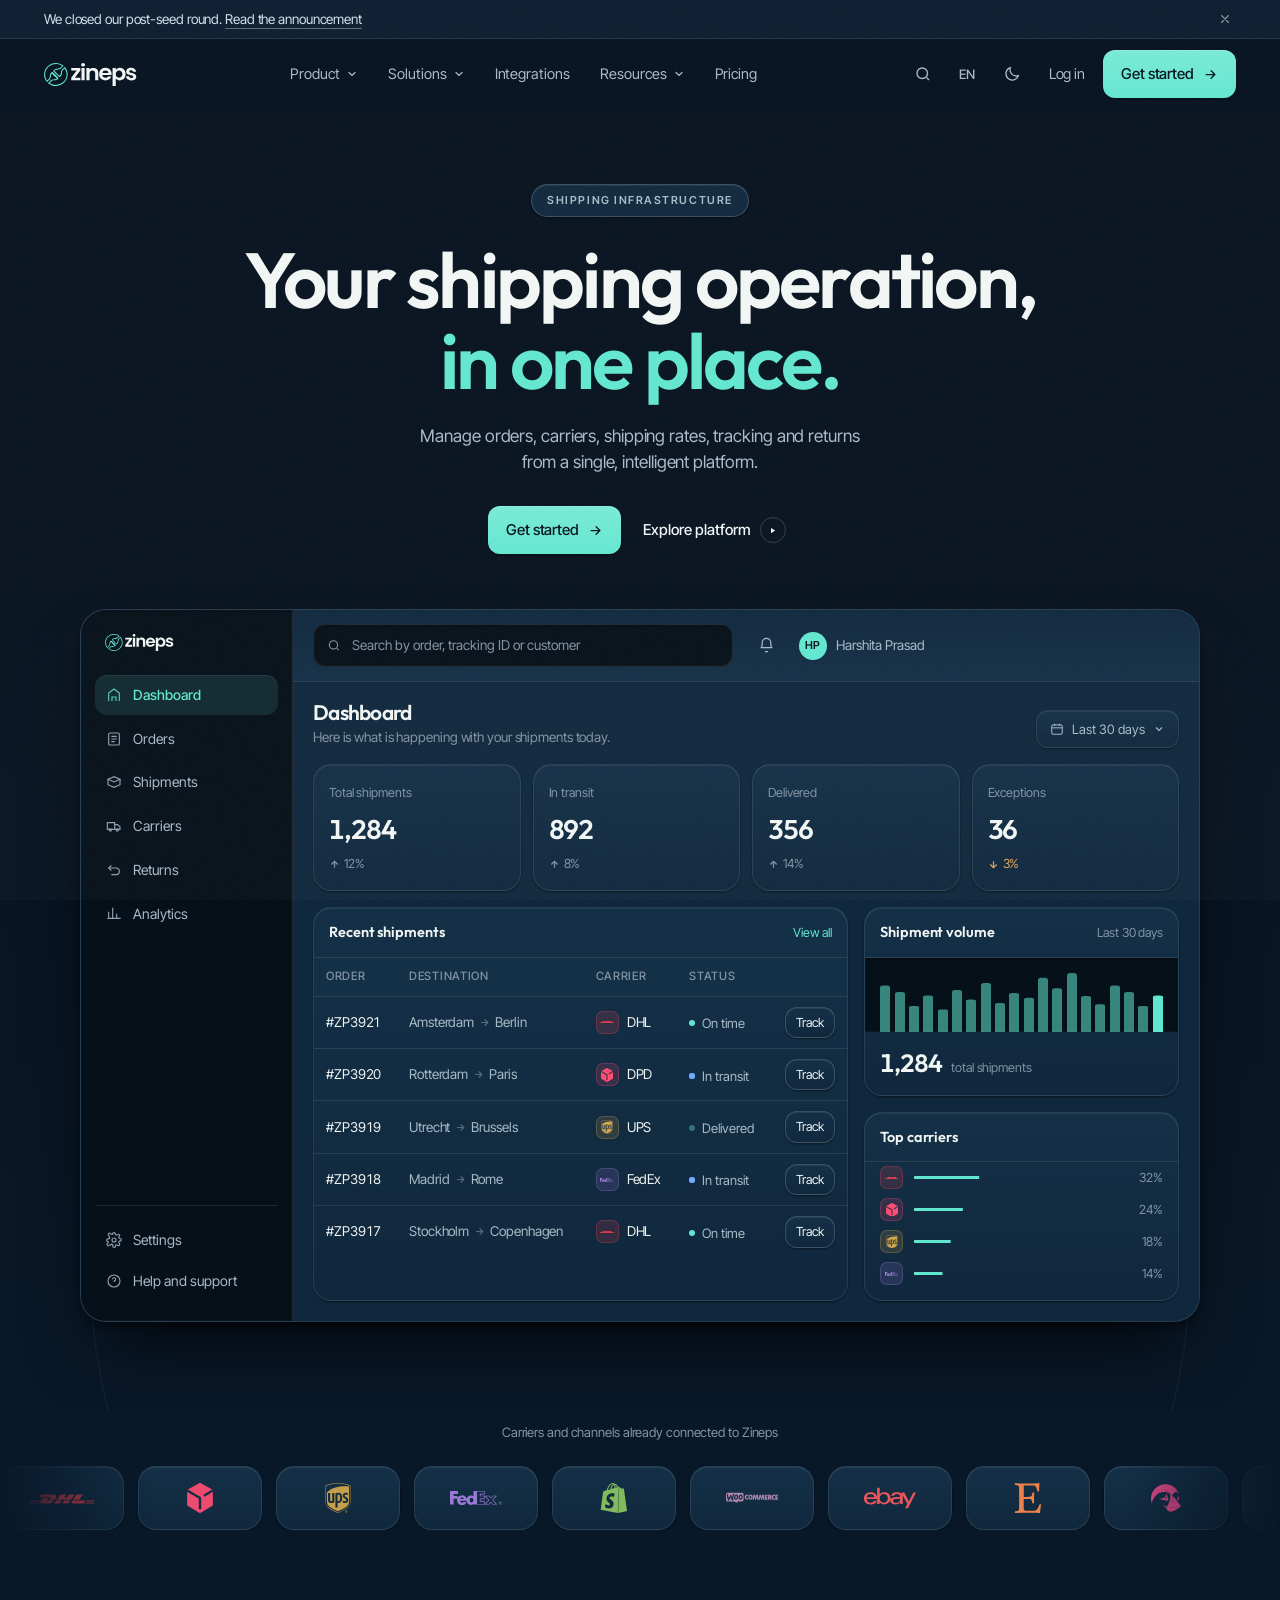
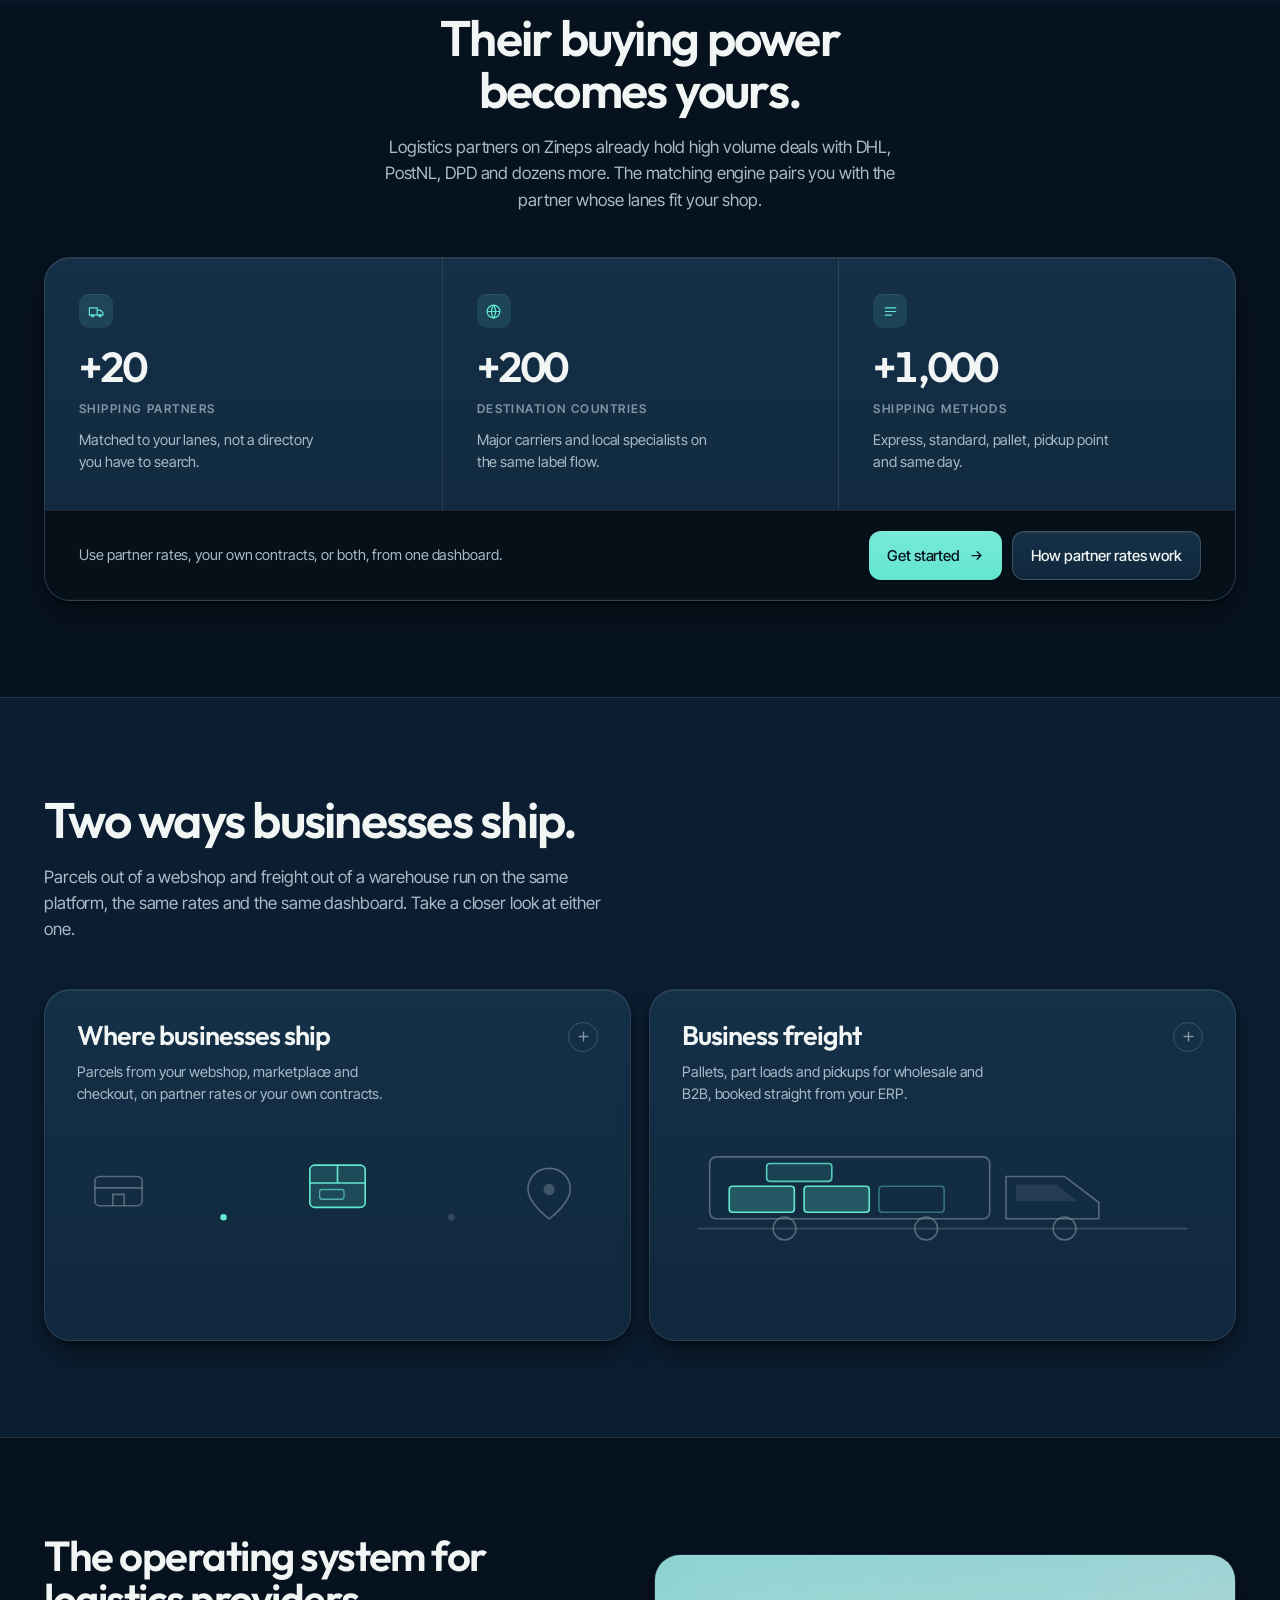
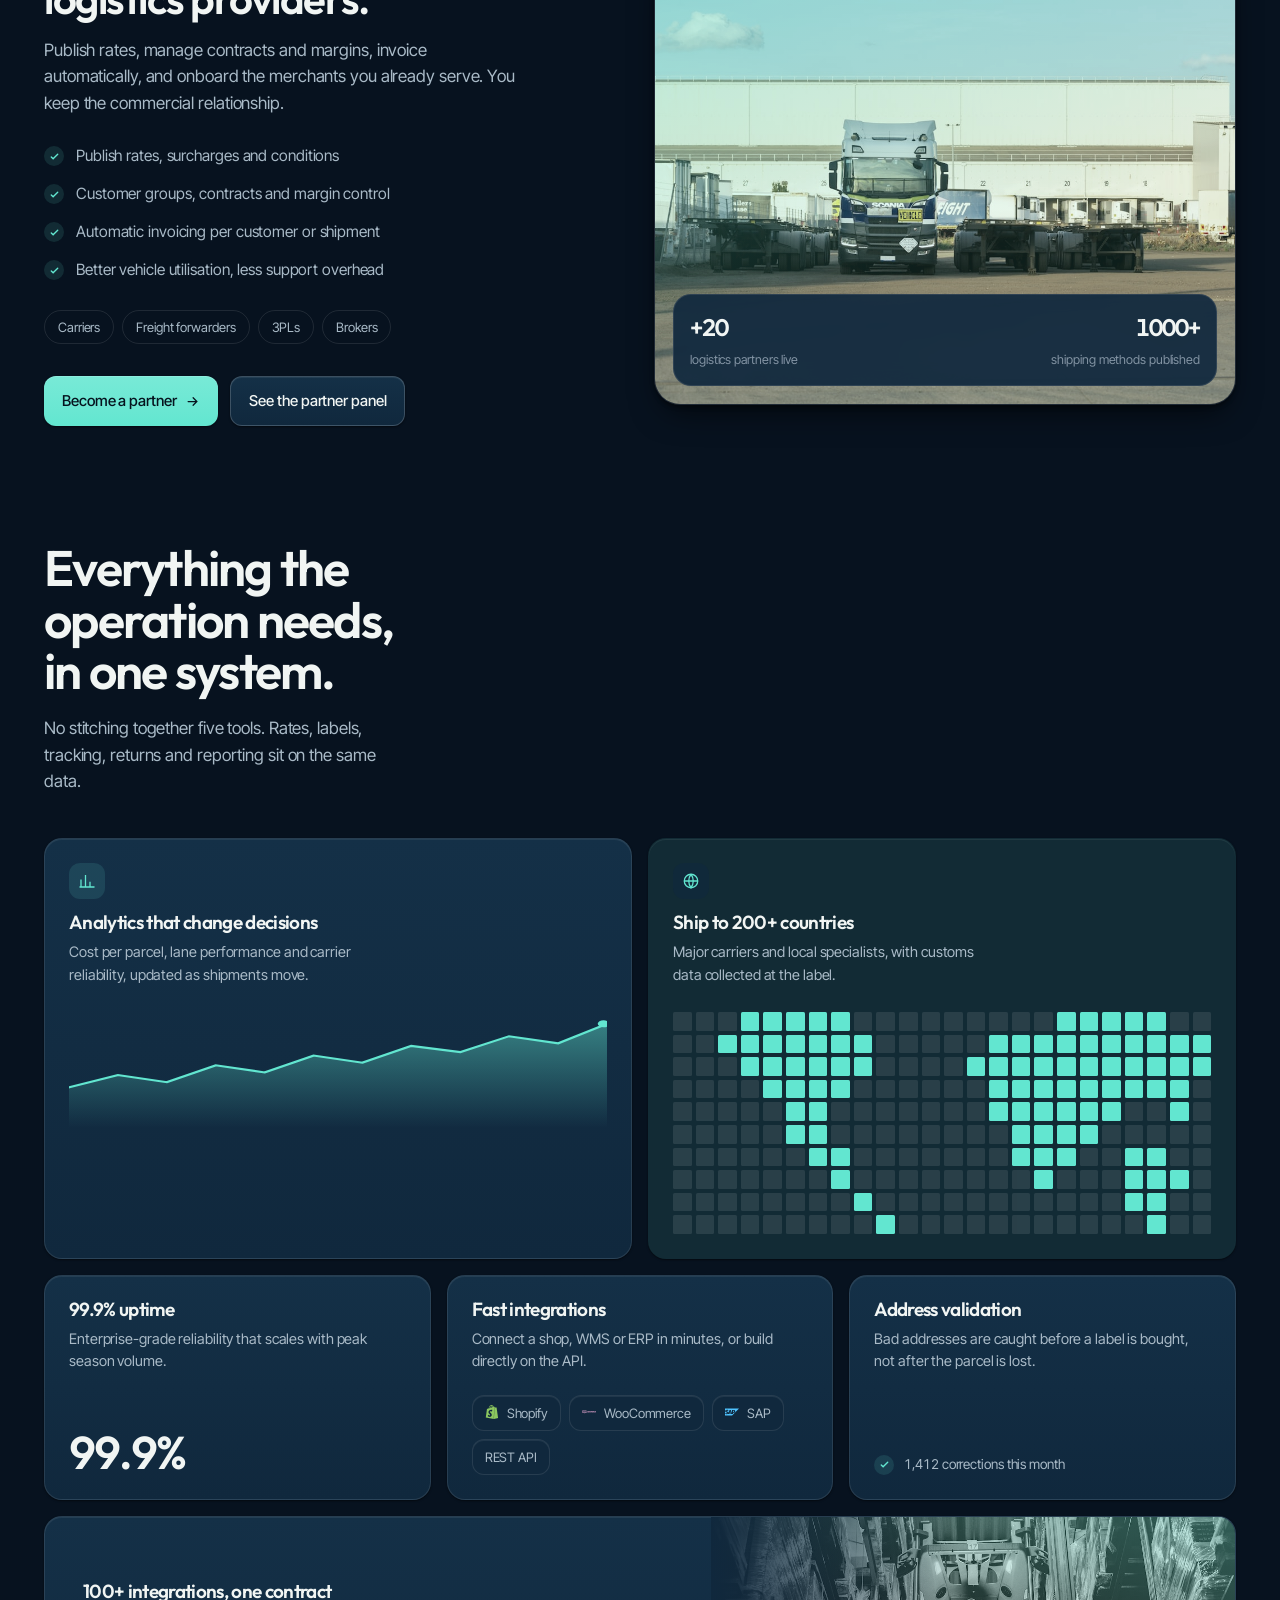
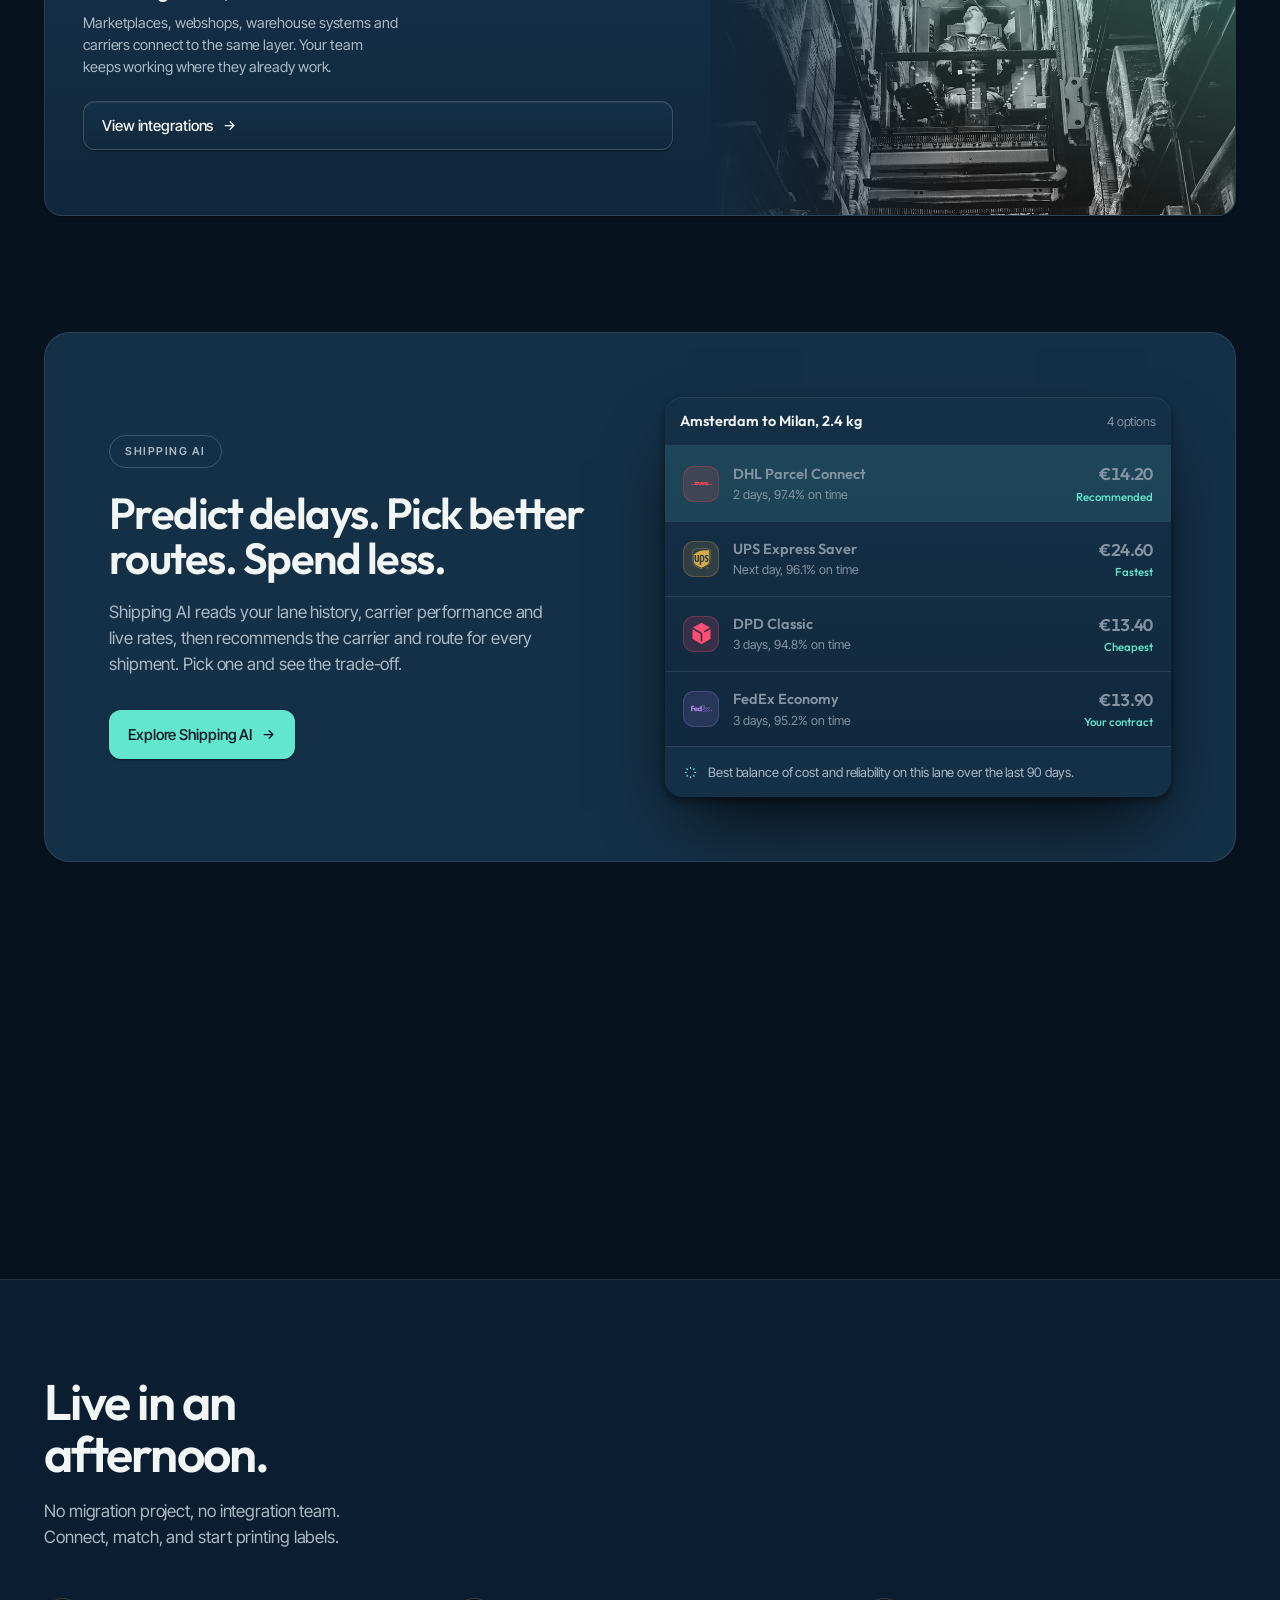
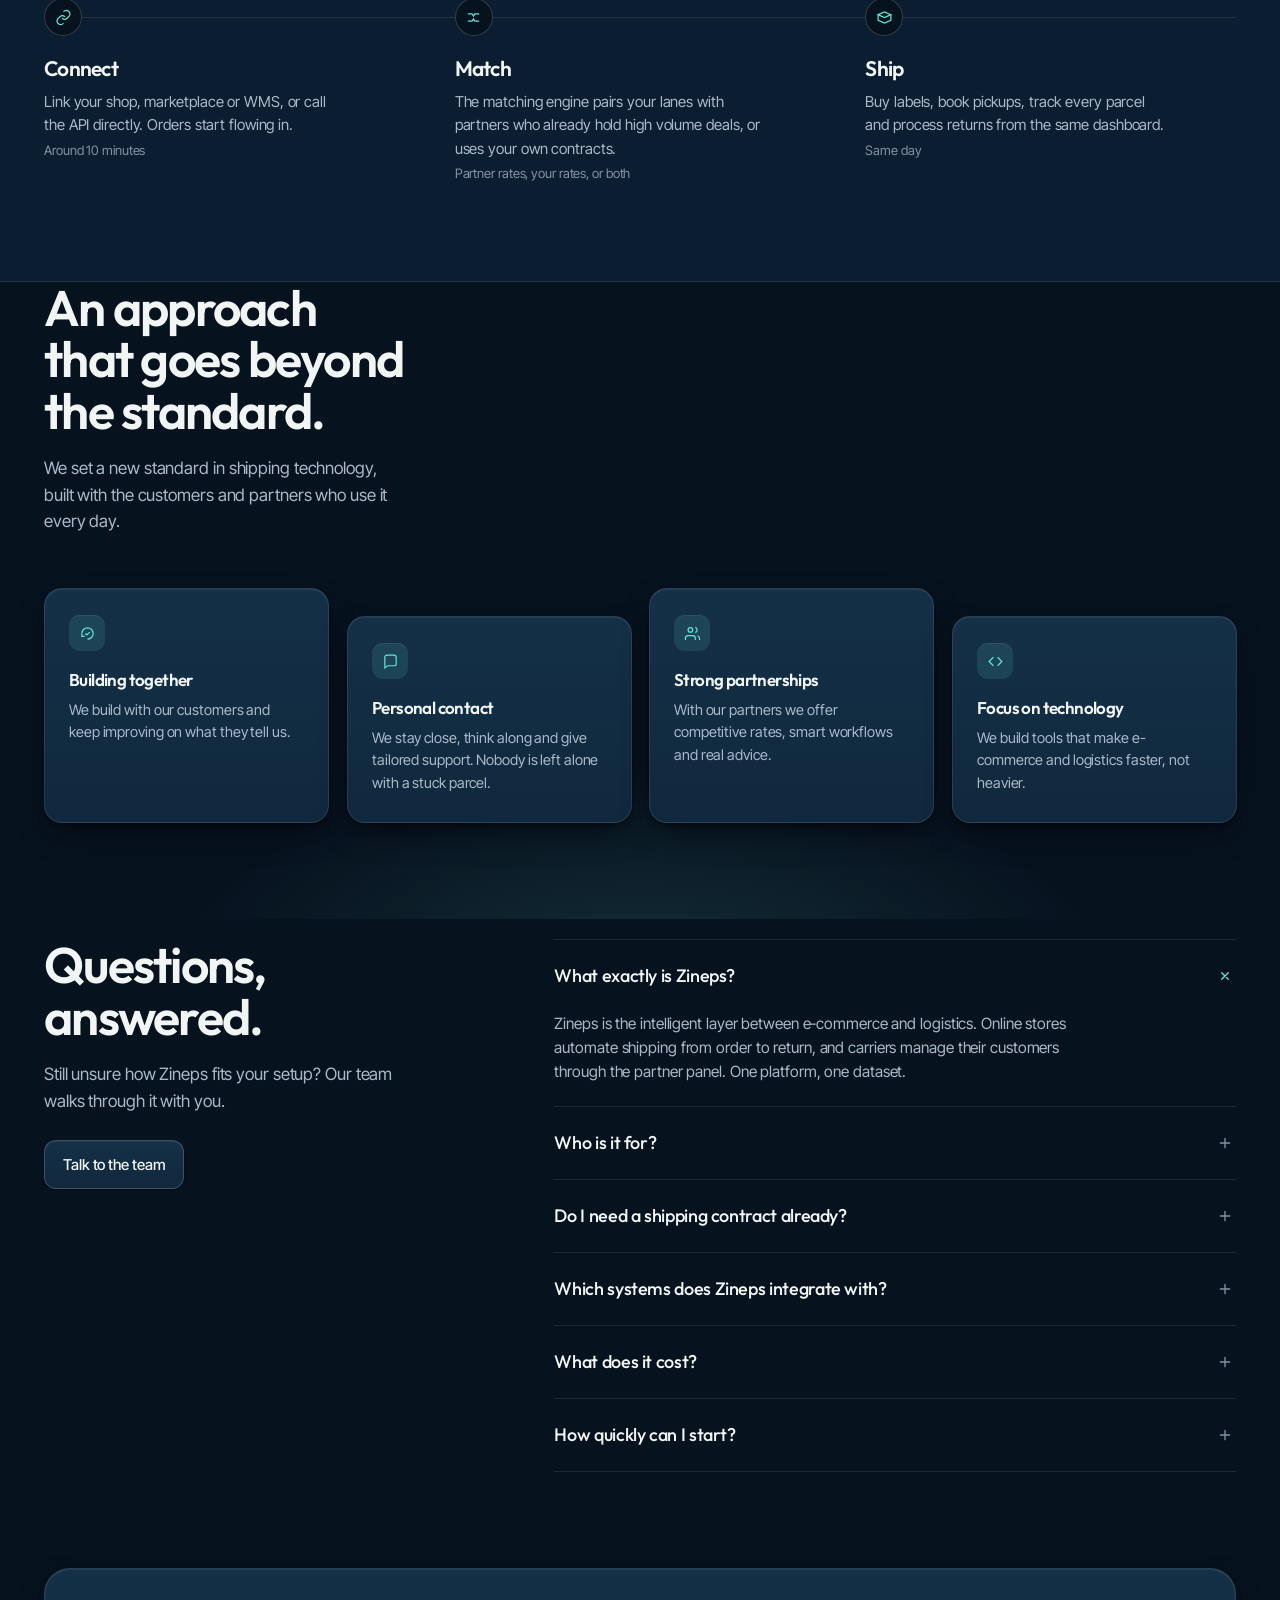
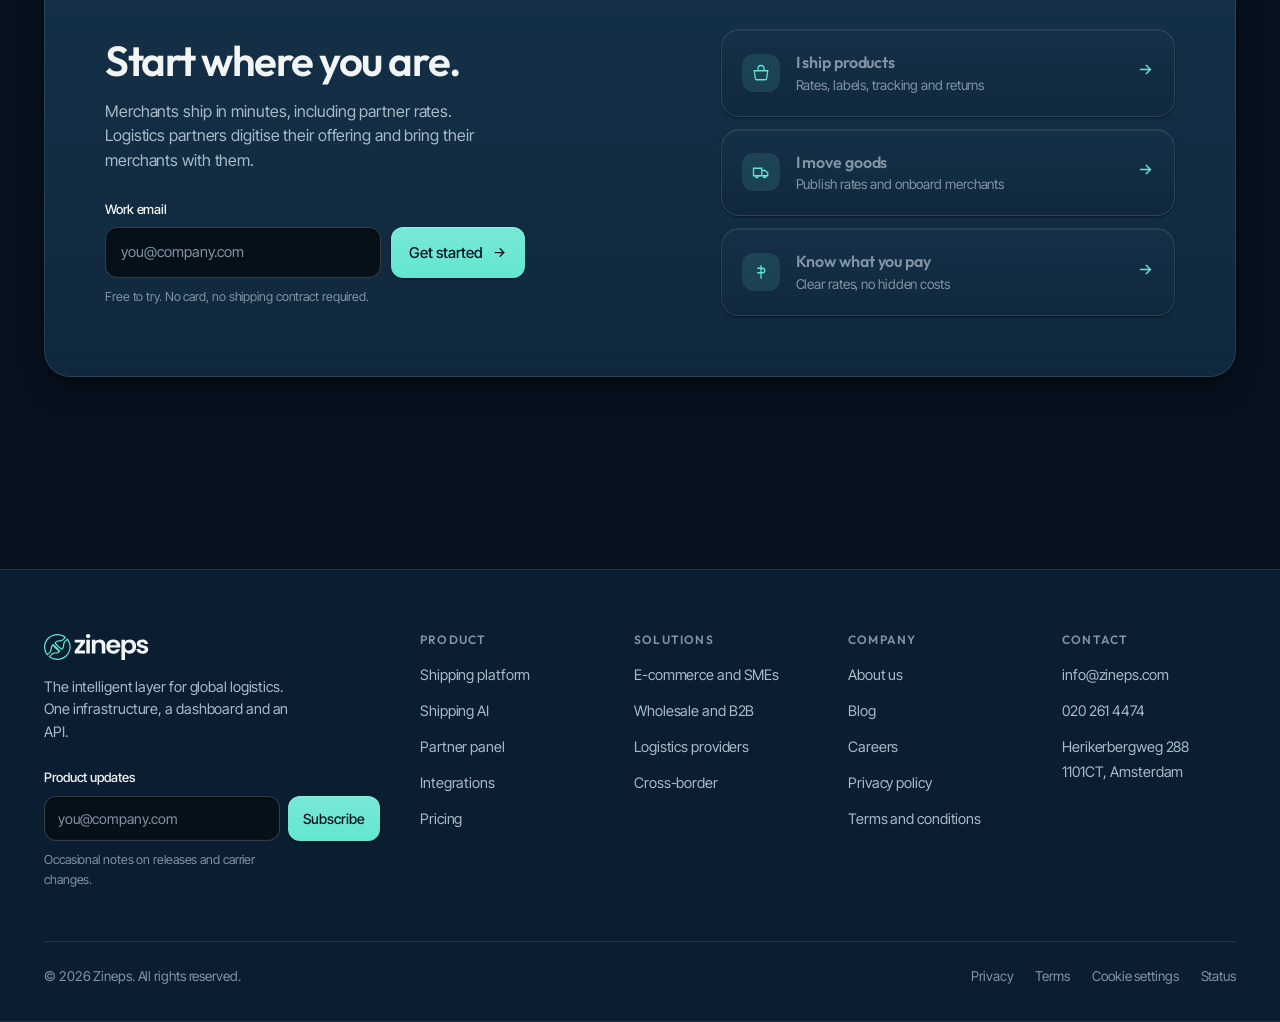
<file: work/zineps/site/index.html>
<!DOCTYPE html>
<html lang="en" data-theme="dark">
<head>
<meta charset="utf-8" />
<meta name="viewport" content="width=device-width, initial-scale=1" />
<title>Zineps Shipping Platform</title>
<meta name="description" content="Zineps is the shipping layer for e-commerce and logistics partners. Orders, carriers, rates, tracking and returns in one platform." />
<link rel="preconnect" href="https://fonts.googleapis.com">
<link rel="preconnect" href="https://fonts.gstatic.com" crossorigin>
<link href="https://fonts.googleapis.com/css2?family=Outfit:wght@400;500;600;700&family=Inter+Tight:wght@400;500;600&display=swap" rel="stylesheet">
<style>
/* ============================================================
   ZINEPS - design tokens
   Radius system: pill 999 (badges, status, avatars)
                  btn 12 (buttons, inputs, chips)
                  card 18 (cards, tiles)
                  panel 26 (large surfaces)
   One accent: forest green. Amber appears only as shipment
   exception state inside product data.
   ============================================================ */
:root{
  --bg:#FAF8F4;
  --bg-2:#F3F0E9;
  --paper:#FFFFFF;
  --surface:#FFFFFF;
  --surface-2:#F8F6F1;
  --surface-grad:linear-gradient(180deg,#FFFFFF 0%,#FCFBF8 100%);
  --well:#F1EEE7;
  --well-in:inset 0 1px 2px rgba(16,40,36,.07),inset 0 0 0 1px rgba(16,40,36,.03);
  --ink:#121A1A;
  --ink-2:#4E5D5B;
  --ink-3:#7E8C8A;
  --line:rgba(18,26,26,.085);
  --line-2:rgba(18,26,26,.15);
  /* Zineps mint stays the signature. The deep tone is the same hue, darkened for contrast. */
  --brand:#72C8B9;
  --brand-2:#40C2C4;
  --accent:#0E5C50;
  --accent-soft:#E6FAF5;
  --accent-soft-2:#D3F1EA;
  --cta-bg:#0C4A41;
  --cta-bg-h:#105A50;
  --cta-fg:#F4FBF9;
  --ribbon-bg:#0C4A41;
  --ribbon-fg:#F4FBF9;
  --warn:#9A6B15;
  --warn-soft:#F5EEDF;
  --rim:inset 0 1px 0 rgba(255,255,255,.95);
  --edge:0 0 0 1px rgba(16,40,36,.04);
  --shadow-s:0 1px 1px rgba(16,40,36,.035), 0 2px 5px rgba(16,40,36,.045);
  --shadow-m:0 2px 4px rgba(16,40,36,.045), 0 10px 20px -6px rgba(16,40,36,.1), 0 26px 46px -20px rgba(16,40,36,.14);
  --shadow-l:0 2px 6px rgba(16,40,36,.05), 0 18px 34px -12px rgba(16,40,36,.15), 0 54px 92px -32px rgba(16,40,36,.26);
  --r-pill:999px; --r-btn:12px; --r-card:18px; --r-panel:26px;
  --maxw:1240px;
  --ease:cubic-bezier(.16,1,.3,1);
  --grain:.03;
  color-scheme:light;
}

:root[data-theme="dark"]{
  --bg:#07121F;
  --bg-2:#0B1D30;
  --paper:#0B1D30;
  --surface:#10283D;
  --surface-2:#143047;
  --surface-grad:linear-gradient(180deg,#143047 0%,#10283D 100%);
  --well:#061019;
  --well-in:inset 0 1px 2px rgba(0,0,0,.55),inset 0 0 0 1px rgba(241,245,243,.03);
  --ink:#F1F5F3;
  --ink-2:#A9BAC7;
  --ink-3:#8293A3;
  --line:rgba(241,245,243,.10);
  --line-2:rgba(241,245,243,.19);
  --brand:#62E6D0;
  --brand-2:#6FA9FF;
  --accent:#62E6D0;
  --accent-hot:#8BFFE9;
  --accent-soft:rgba(98,230,208,.12);
  --accent-soft-2:rgba(98,230,208,.2);
  --cta-bg:#62E6D0;
  --cta-bg-h:#8BFFE9;
  --cta-fg:#06131E;
  --ribbon-bg:#0B1D30;
  --ribbon-fg:#CFE0EA;
  --warn:#E0A458;
  --warn-soft:rgba(224,164,88,.14);
  --rim:inset 0 1px 0 rgba(241,245,243,.07);
  --edge:0 0 0 1px rgba(241,245,243,.05);
  --shadow-s:0 1px 2px rgba(0,0,0,.5);
  --shadow-m:0 2px 4px rgba(0,0,0,.4), 0 14px 32px -10px rgba(0,0,0,.7);
  --shadow-l:0 4px 8px rgba(0,0,0,.45), 0 38px 74px -24px rgba(0,0,0,.85);
  --grain:.05;
  color-scheme:dark;
}
@media (prefers-color-scheme:dark){
  :root:not([data-theme="light"]){
    --bg:#07121F;
    --bg-2:#0B1D30;
    --paper:#0B1D30;
    --surface:#10283D;
    --surface-2:#143047;
    --surface-grad:linear-gradient(180deg,#143047 0%,#10283D 100%);
    --well:#061019;
    --well-in:inset 0 1px 2px rgba(0,0,0,.55),inset 0 0 0 1px rgba(241,245,243,.03);
    --ink:#F1F5F3;
    --ink-2:#A9BAC7;
    --ink-3:#8293A3;
    --line:rgba(241,245,243,.10);
    --line-2:rgba(241,245,243,.19);
    --brand:#62E6D0;
    --brand-2:#6FA9FF;
    --accent:#62E6D0;
    --accent-hot:#8BFFE9;
    --accent-soft:rgba(98,230,208,.12);
    --accent-soft-2:rgba(98,230,208,.2);
    --cta-bg:#62E6D0;
    --cta-bg-h:#8BFFE9;
    --cta-fg:#06131E;
    --ribbon-bg:#0B1D30;
    --ribbon-fg:#CFE0EA;
    --warn:#E0A458;
    --warn-soft:rgba(224,164,88,.14);
    --rim:inset 0 1px 0 rgba(241,245,243,.07);
    --edge:0 0 0 1px rgba(241,245,243,.05);
    --shadow-s:0 1px 2px rgba(0,0,0,.5);
    --shadow-m:0 2px 4px rgba(0,0,0,.4), 0 14px 32px -10px rgba(0,0,0,.7);
    --shadow-l:0 4px 8px rgba(0,0,0,.45), 0 38px 74px -24px rgba(0,0,0,.85);
    --grain:.05;
    color-scheme:dark;
}
}

*,*::before,*::after{box-sizing:border-box}
html{-webkit-text-size-adjust:100%}
body{
  margin:0; background:var(--bg); color:var(--ink);
  font-family:"Inter Tight",system-ui,-apple-system,"Segoe UI",sans-serif;
  font-size:16px; line-height:1.55; letter-spacing:-.006em;
  -webkit-font-smoothing:antialiased; overflow-x:hidden;
}
h1,h2,h3,h4{font-family:"Outfit",system-ui,sans-serif;font-weight:600;letter-spacing:-.035em;line-height:1.04;margin:0}
p{margin:0}
a{color:inherit;text-decoration:none}
button{font:inherit;color:inherit;border:0;background:none;cursor:pointer}
img{display:block;max-width:100%}
ul{margin:0;padding:0;list-style:none}
:focus-visible{outline:2px solid var(--accent);outline-offset:3px;border-radius:4px}
.wrap{width:100%;max-width:var(--maxw);margin-inline:auto;padding-inline:24px}
/* white bands break the cream into daylight without leaving the light theme */
.band-paper{background:var(--paper);border-block:1px solid var(--line)}
.band-paper .btn-s,.band-paper .chips span{background:var(--bg)}
.num{font-variant-numeric:tabular-nums}

/* page grain, fixed so it never repaints on scroll */
.grain{position:fixed;inset:0;z-index:60;pointer-events:none;opacity:var(--grain);
  background-image:url("data:image/svg+xml,%3Csvg xmlns='http://www.w3.org/2000/svg' width='160' height='160'%3E%3Cfilter id='n'%3E%3CfeTurbulence type='fractalNoise' baseFrequency='.8' numOctaves='3'/%3E%3C/filter%3E%3Crect width='160' height='160' filter='url(%23n)'/%3E%3C/svg%3E");
  mix-blend-mode:multiply}
:root[data-theme="dark"] .grain{mix-blend-mode:screen}
@media (prefers-color-scheme:dark){:root:not([data-theme="light"]) .grain{mix-blend-mode:screen}}

/* ---------- buttons ---------- */
.btn{display:inline-flex;align-items:center;gap:9px;white-space:nowrap;
  padding:12px 18px;border-radius:var(--r-btn);font-weight:500;font-size:15px;
  transition:transform .18s var(--ease), background .18s var(--ease), box-shadow .18s var(--ease), border-color .18s var(--ease)}
.btn svg{flex:none}
.btn-p{background:linear-gradient(180deg,color-mix(in srgb,var(--cta-bg) 86%,#fff),var(--cta-bg));color:var(--cta-fg);
  box-shadow:var(--shadow-s),inset 0 1px 0 rgba(255,255,255,.16)}
.btn-p:hover{background:linear-gradient(180deg,color-mix(in srgb,var(--cta-bg-h) 88%,#fff),var(--cta-bg-h));transform:translateY(-1px);box-shadow:var(--shadow-m),inset 0 1px 0 rgba(255,255,255,.2)}
.btn-p:active{transform:translateY(1px) scale(.988);box-shadow:none}
.btn-s{background:var(--surface-grad);color:var(--ink);border:1px solid var(--line-2);box-shadow:var(--shadow-s),var(--rim)}
.btn-s:hover{border-color:var(--ink-3);transform:translateY(-1px)}
.btn-s:active{transform:translateY(1px) scale(.988)}
.btn-g{color:var(--ink);padding-inline:6px}
.btn-g:hover{color:var(--accent)}
.btn .arw{transition:transform .25s var(--ease)}
.btn:hover .arw{transform:translateX(3px)}
.eyebrow{display:inline-flex;align-items:center;gap:8px;padding:7px 15px;border-radius:var(--r-pill);
  border:1px solid var(--line-2);background:var(--surface);box-shadow:var(--shadow-s),var(--rim);
  font-size:11px;font-weight:600;letter-spacing:.14em;text-transform:uppercase;color:var(--ink-2)}

/* ---------- announcement + nav ---------- */
.ribbon{background:var(--ribbon-bg);color:var(--ribbon-fg);border-bottom:1px solid var(--line)}
.ribbon .wrap{display:flex;align-items:center;justify-content:center;gap:14px;min-height:38px;font-size:13.5px}
.ribbon a{border-bottom:1px solid rgba(255,255,255,.35);padding-bottom:1px}
.ribbon a:hover{border-color:currentColor}
.ribbon .x{margin-left:auto;opacity:.6;padding:4px;line-height:0}
.r-short{display:none}
.ribbon .x:hover{opacity:1}

.nav{position:sticky;top:0;z-index:50;background:color-mix(in srgb,var(--bg) 82%,transparent);
  backdrop-filter:blur(14px) saturate(160%);-webkit-backdrop-filter:blur(14px) saturate(160%);
  border-bottom:1px solid transparent;transition:border-color .3s var(--ease), background .3s var(--ease)}
.nav.stuck{border-color:var(--line);background:color-mix(in srgb,var(--paper) 88%,transparent);box-shadow:0 1px 0 var(--line)}
.nav .wrap{display:flex;align-items:center;gap:26px;height:70px}
.logo{display:block;height:23px;width:93px;color:var(--ink)}
.logo.sm{height:17px;width:69px}
.logo.lg{height:26px;width:105px}
.nav .logo{margin-right:6px}
.nav ul.menu{display:flex;align-items:center;gap:4px;margin-inline:auto}
.nav ul.menu > li{position:relative}
.nav .mi{display:inline-flex;align-items:center;gap:6px;padding:9px 13px;border-radius:var(--r-btn);
  font-size:14.5px;color:var(--ink-2);transition:color .18s,background .18s}
.nav .mi:hover,.nav .mi[aria-expanded="true"]{color:var(--ink);background:var(--surface-2)}
.nav .mi svg{transition:transform .25s var(--ease)}
.nav .mi[aria-expanded="true"] svg{transform:rotate(180deg)}
.nav-right{display:flex;align-items:center;gap:6px}
.icon-btn{width:38px;height:38px;display:grid;place-items:center;border-radius:var(--r-btn);color:var(--ink-2);transition:background .18s,color .18s}
.icon-btn:hover{background:var(--surface-2);color:var(--ink)}
.icon-btn.lang{width:auto;padding:0 11px;font-size:13px;font-weight:500;letter-spacing:.04em}
.nav .login{padding:9px 12px;font-size:14.5px;color:var(--ink-2)}
.nav .login:hover{color:var(--ink)}

.panel{position:absolute;top:calc(100% + 10px);left:-14px;width:min(560px,86vw);
  background:var(--surface);border:1px solid var(--line);border-radius:var(--r-panel);
  box-shadow:var(--shadow-l);padding:14px;opacity:0;visibility:hidden;transform:translateY(-6px) scale(.985);
  transition:opacity .2s var(--ease),transform .25s var(--ease),visibility .2s}
.panel.open{opacity:1;visibility:visible;transform:none}
.panel-grid{display:grid;grid-template-columns:1fr 1fr;gap:4px}
.panel a{display:flex;gap:12px;padding:12px;border-radius:var(--r-card);transition:background .16s}
.panel a:hover{background:var(--surface-2)}
.panel .pi{width:34px;height:34px;flex:none;border-radius:10px;background:var(--accent-soft);color:var(--accent);display:grid;place-items:center}
.panel b{display:block;font-family:"Outfit";font-weight:600;font-size:14.5px;letter-spacing:-.02em}
.panel span{font-size:13px;color:var(--ink-3);line-height:1.4}
.burger{display:none}

/* ---------- hero ---------- */
.hero{position:relative;padding-top:74px;padding-bottom:0;text-align:center;overflow:hidden;
  background:linear-gradient(180deg,var(--bg) 0%,var(--bg) 34%,color-mix(in srgb,var(--paper) 58%,var(--bg)) 100%)}
.hero::before{content:"";position:absolute;inset:-16% -10% 34%;z-index:-1;pointer-events:none;
  background:
    radial-gradient(1100px 620px at 82% 4%, color-mix(in srgb,var(--brand-2) 34%,transparent), transparent 62%),
    radial-gradient(940px 560px at 10% 14%, color-mix(in srgb,var(--brand) 34%,transparent), transparent 64%)}
.hero::after{content:"";position:absolute;inset:0 0 24% 0;z-index:-1;pointer-events:none;opacity:.55;
  background-image:radial-gradient(currentColor 1px, transparent 1px);
  background-size:24px 24px;color:color-mix(in srgb,var(--ink) 26%,transparent);
  -webkit-mask-image:radial-gradient(70% 62% at 50% 22%, #000 0%, transparent 74%);
  mask-image:radial-gradient(70% 62% at 50% 22%, #000 0%, transparent 74%)}
.hero h1{font-size:clamp(40px,6.4vw,78px);max-width:16ch;margin-inline:auto}
.hero h1 em{font-style:normal;color:var(--accent)}
.hero .sub{margin:22px auto 0;max-width:46ch;color:var(--ink-2);font-size:clamp(16px,1.35vw,18.5px);line-height:1.5}
.hero-cta{display:flex;justify-content:center;align-items:center;gap:16px;margin-top:30px;flex-wrap:wrap}
.play{width:26px;height:26px;border-radius:var(--r-pill);border:1px solid var(--line-2);display:grid;place-items:center;transition:background .2s,border-color .2s}
.btn-g:hover .play{background:var(--accent-soft);border-color:transparent}

/* hero stage */
.stage{position:relative;margin-top:54px;padding-bottom:90px}
.stage::before{content:"";position:absolute;left:50%;top:14%;width:min(1100px,92vw);aspect-ratio:1;transform:translateX(-50%);
  border-radius:50%;border:1px solid var(--line);z-index:0;opacity:.7}
.app{position:relative;z-index:2;max-width:1120px;margin-inline:auto;text-align:left;
  background:var(--surface);border:1px solid var(--line);border-radius:var(--r-panel);
  box-shadow:var(--shadow-l),var(--rim);display:grid;grid-template-columns:212px 1fr;overflow:hidden;min-height:530px}
.app-side{border-right:1px solid var(--line);padding:20px 14px;display:flex;flex-direction:column;gap:4px;
  background:var(--well);box-shadow:var(--well-in)}
.app-side .logo{margin:4px 10px 20px}
.side-btn{display:flex;align-items:center;gap:11px;padding:9px 11px;border-radius:var(--r-btn);
  font-size:14px;color:var(--ink-2);width:100%;text-align:left;transition:background .16s,color .16s}
.side-btn:hover{background:var(--accent-soft);color:var(--ink)}
.side-btn[aria-selected="true"]{background:var(--accent-soft);color:var(--accent);font-weight:500;box-shadow:var(--rim)}
.side-btn:active{transform:scale(.985)}
.side-btn svg{flex:none;opacity:.85}
.side-foot{margin-top:auto;display:flex;flex-direction:column;gap:2px;padding-top:14px;border-top:1px solid var(--line)}
.app-main{display:flex;flex-direction:column;min-width:0}
.app-top{display:flex;align-items:center;gap:14px;padding:14px 20px;border-bottom:1px solid var(--line);
  background:linear-gradient(180deg,var(--surface),var(--surface-2))}
.search{flex:1;display:flex;align-items:center;gap:9px;padding:9px 13px;border-radius:var(--r-btn);
  border:1px solid var(--line);background:var(--well);color:var(--ink-3);max-width:420px;
  box-shadow:var(--well-in);transition:border-color .2s,box-shadow .2s}
.search:focus-within{border-color:var(--accent);box-shadow:0 0 0 3px color-mix(in srgb,var(--accent) 14%,transparent)}
.search input{border:0;background:none;outline:none;font:inherit;font-size:13.5px;color:var(--ink);width:100%}
.search input::placeholder{color:var(--ink-3)}
.avatar{width:28px;height:28px;border-radius:var(--r-pill);background:var(--cta-bg);color:var(--cta-fg);
  display:grid;place-items:center;font-size:11px;font-weight:600;letter-spacing:.02em}
.app-body{padding:20px;display:grid;gap:16px;align-content:start}
.view{display:none}
.view.on{display:grid;gap:16px;animation:viewIn .42s var(--ease) both}
@keyframes viewIn{from{opacity:0;transform:translateY(8px)}to{opacity:1;transform:none}}
.view-head{display:flex;align-items:flex-end;justify-content:space-between;gap:16px;flex-wrap:wrap}
.view-head h3{font-size:21px}
.view-head p{font-size:13.5px;color:var(--ink-3);margin-top:3px}
.pill-select{display:inline-flex;align-items:center;gap:8px;padding:8px 13px;border:1px solid var(--line);
  border-radius:var(--r-btn);font-size:13px;color:var(--ink-2);background:var(--surface-grad);box-shadow:var(--shadow-s),var(--rim);
  transition:border-color .2s,transform .18s var(--ease)}
button.pill-select:hover{border-color:var(--line-2);color:var(--ink)}
button.pill-select:active{transform:scale(.98)}
.kpis{display:grid;grid-template-columns:repeat(4,1fr);gap:12px}
.kpi{border:1px solid var(--line);border-radius:var(--r-card);padding:14px 15px;background:var(--surface-grad);box-shadow:var(--shadow-s),var(--rim);
  transition:transform .25s var(--ease),box-shadow .25s var(--ease)}
.kpi:hover{transform:translateY(-2px);box-shadow:var(--shadow-m),var(--rim)}
.kpi span{font-size:12.5px;color:var(--ink-3)}
.kpi b{display:block;font-family:"Outfit";font-size:27px;font-weight:600;letter-spacing:-.04em;margin-top:5px}
.delta{display:inline-flex;align-items:center;gap:4px;font-size:12px;margin-top:4px;color:var(--accent)}
.delta.dn{color:var(--warn)}
.cols{display:grid;grid-template-columns:1.7fr 1fr;gap:16px}
.cols > *{min-width:0}
.card{border:1px solid var(--line);border-radius:var(--r-card);background:var(--surface-grad);overflow:hidden;box-shadow:var(--shadow-s),var(--rim)}
.card-h{display:flex;align-items:center;justify-content:space-between;padding:13px 15px;border-bottom:1px solid var(--line)}
.card-h b{font-family:"Outfit";font-size:14.5px;font-weight:600}
.card-h span{font-size:12.5px;color:var(--ink-3)}
table{width:100%;border-collapse:collapse}
thead{background:var(--surface-2)}
th{font-size:11.5px;font-weight:500;letter-spacing:.06em;text-transform:uppercase;color:var(--ink-3);text-align:left;padding:10px 12px}
td{padding:10px 12px;font-size:13.5px;border-top:1px solid var(--line);white-space:nowrap}
tbody tr{transition:background .16s}
tbody tr:hover{background:var(--surface-2)}
.lane{color:var(--ink-2);white-space:nowrap}
.lane svg{display:inline-block;vertical-align:-1px;margin:0 5px;opacity:.45}
.carrier{display:flex;align-items:center;gap:8px}
.carrier svg{width:15px;height:15px}
.status{display:inline-flex;align-items:center;gap:7px;font-size:13px;color:var(--ink-2);white-space:nowrap}
.dot{width:6px;height:6px;border-radius:var(--r-pill);background:var(--accent);flex:none}
.dot.transit{background:var(--brand-2);position:relative}
.dot.done{background:var(--accent);opacity:.4}
.dot.live::after{content:"";position:absolute;inset:0;border-radius:var(--r-pill);
  background:inherit;animation:ping 2.8s var(--ease) infinite}
@keyframes ping{0%{transform:scale(1);opacity:.55}70%,100%{transform:scale(2.6);opacity:0}}
@keyframes riseIn{from{opacity:0;transform:translateY(10px)}to{opacity:1;transform:none}}
.app.intro .kpi{animation:riseIn .6s var(--ease) both;animation-delay:calc(var(--i,0)*70ms + 120ms)}
.app.intro #rows tr{animation:riseIn .5s var(--ease) both;animation-delay:calc(var(--i,0)*60ms + 280ms)}
/* a shipment that just changed state gets one soft sweep, then settles */
@keyframes settle{0%{background:color-mix(in srgb,var(--brand) 26%,transparent)}100%{background:transparent}}
tbody tr.moved{animation:settle 1.9s var(--ease) both}
/* tracking rail that opens under a shipment row */
tr.trk td{border-top:0;padding:0 14px 14px}
.trk-rail{display:grid;grid-template-columns:repeat(4,1fr);gap:8px;padding:4px 0 2px;
  animation:riseIn .35s var(--ease) both}
.trk-rail .seg{display:block;height:3px;border-radius:2px;background:var(--line-2);overflow:hidden}
.trk-rail .seg i{display:block;height:100%;background:var(--brand);transform-origin:left;transform:scaleX(0);
  transition:transform .5s var(--ease)}
.trk-rail .seg.on i{transform:scaleX(1)}
.trk-rail .seg:nth-child(2) i{transition-delay:.08s}
.trk-rail .seg:nth-child(3) i{transition-delay:.16s}
.trk-rail .seg:nth-child(4) i{transition-delay:.24s}
.trk-rail em{display:block;font-style:normal;font-size:10.5px;letter-spacing:.02em;color:var(--ink-3);margin-top:7px;white-space:nowrap}
.trk-rail .seg.on + em,.trk-rail div.on em{color:var(--accent)}
.trk-rail > div.on em{color:var(--accent);font-weight:500}
.dot.warn{background:var(--warn)}
.mini{padding:5px 10px;border-radius:var(--r-btn);border:1px solid var(--line-2);font-size:12.5px;background:var(--surface-grad);box-shadow:var(--shadow-s),var(--rim);
  transition:background .16s,border-color .16s,transform .16s}
.mini:hover{background:var(--accent-soft);border-color:transparent}
.mini:active{transform:scale(.96)}
.mini[aria-pressed="true"]{background:var(--cta-bg);color:var(--cta-fg);border-color:transparent}
.bars{display:flex;align-items:flex-end;gap:4px;height:74px;padding:15px 15px 0;background:var(--well);box-shadow:var(--well-in)}
.bars i{flex:1;height:100%;background:color-mix(in srgb,var(--brand) 55%,transparent);border-radius:3px 3px 0 0;transform:scaleY(.06);transform-origin:bottom;
  transition:transform .9s var(--ease)}
.bars.go i{transform:scaleY(var(--h))}
.bars i:last-child{background:var(--accent)}
.bars i{transition:transform .9s var(--ease),background .4s}
.stat-row{padding:12px 15px;display:flex;align-items:baseline;gap:9px}
.stat-row b{font-family:"Outfit";font-size:25px;font-weight:600;letter-spacing:-.04em}
.rank{padding:4px 15px 15px;display:grid;gap:9px}
.rank li{display:grid;grid-template-columns:23px 1fr 34px;align-items:center;gap:11px;font-size:13px;color:var(--ink-2)}
.rank .mk svg{width:13px;height:13px}
.rank .track{height:3px;border-radius:2px;background:linear-gradient(90deg,var(--accent),var(--brand));transform-origin:left;transform:scaleX(0);transition:transform 1s var(--ease)}
.rank.go .track{transform:scaleX(var(--w))}
.rank em{font-style:normal;text-align:right;font-size:12.5px;color:var(--ink-3)}
.empty{display:grid;justify-items:center;gap:10px;padding:46px 20px;text-align:center}
.empty .ico{width:44px;height:44px;border-radius:var(--r-card);background:var(--accent-soft);color:var(--accent);display:grid;place-items:center}
.empty b{font-family:"Outfit";font-size:16px}
.empty p{font-size:13.5px;color:var(--ink-3);max-width:34ch}
.skel{height:13px;border-radius:6px;background:linear-gradient(90deg,var(--surface-2) 25%,var(--bg-2) 37%,var(--surface-2) 63%);
  background-size:400% 100%;animation:sh 1.4s linear infinite}
@keyframes sh{from{background-position:100% 0}to{background-position:0 0}}

/* floating cards */
.float{position:absolute;z-index:3;background:var(--surface-grad);border:1px solid var(--line);
  border-radius:var(--r-card);box-shadow:var(--shadow-l),var(--rim);padding:14px;width:230px;text-align:left;
  will-change:transform}
.float.a{left:calc(50% - 736px);top:60%}
.float.b{right:calc(50% - 736px);top:4%;width:212px}
.float .ttl{font-size:12px;color:var(--ink-3)}
.float .ord{display:flex;gap:10px;align-items:flex-start}
.float .box{width:32px;height:32px;border-radius:10px;background:var(--surface-2);display:grid;place-items:center;color:var(--ink-2);flex:none}
.float b{font-family:"Outfit";font-size:14.5px;font-weight:600;display:block}
.chip{display:inline-flex;align-items:center;gap:6px;padding:4px 10px;border-radius:var(--r-pill);
  background:var(--accent-soft);color:var(--accent);font-size:11.5px;font-weight:500;margin-top:10px}
.float .rate{font-family:"Outfit";font-size:27px;font-weight:600;letter-spacing:-.04em;margin-top:8px}
.float .note{font-size:12px;color:var(--ink-3);margin-top:2px}
.float .sel{width:100%;justify-content:center;margin-top:11px;padding:9px}
.float .link{font-size:12.5px;color:var(--ink-3);margin-top:12px;padding-top:11px;border-top:1px solid var(--line);display:block}
.float .link:hover{color:var(--accent)}
.stage.engaged .float{opacity:0;transform:translate3d(0,10px,0) !important;pointer-events:none}
.float{transition:opacity .45s var(--ease)}
.float-tag{position:absolute;right:14px;top:14px;font-size:10.5px;font-weight:600;letter-spacing:.06em;
  text-transform:uppercase;color:var(--accent);background:var(--accent-soft);padding:3px 8px;border-radius:var(--r-pill)}

/* ---------- logo marquee ---------- */
.proof{padding:10px 0 74px;background:color-mix(in srgb,var(--paper) 58%,var(--bg))}
.proof p{text-align:center;font-size:13px;color:var(--ink-3);margin-bottom:24px}
.rail{overflow:hidden;-webkit-mask-image:linear-gradient(90deg,transparent,#000 12%,#000 88%,transparent);
  mask-image:linear-gradient(90deg,transparent,#000 12%,#000 88%,transparent)}
.rail ul{display:flex;align-items:center;gap:14px;width:max-content;animation:slide 52s linear infinite}
.rail li{width:124px;height:64px;display:grid;place-items:center;border-radius:var(--r-card);
  background:var(--surface-grad);border:1px solid var(--line);box-shadow:var(--shadow-s),var(--rim);
  transition:transform .28s var(--ease),box-shadow .28s var(--ease)}
.rail li:hover{transform:translateY(-3px);box-shadow:var(--shadow-m),var(--rim)}
.rail:hover ul{animation-play-state:paused}
.rail svg{opacity:.92;transition:opacity .25s}
.rail li:hover svg{opacity:1}
@keyframes slide{to{transform:translateX(-50%)}}

/* brand marks keep their own colour, one exception to the single-accent rule */
.bm{fill:currentColor}
/* carrier chip: a tinted tile so short wordmarks stay legible at small sizes */
.mk{display:grid;place-items:center;flex:none;width:23px;height:23px;border-radius:7px;
  background:color-mix(in srgb,currentColor 15%,transparent);
  box-shadow:inset 0 0 0 1px color-mix(in srgb,currentColor 26%,transparent)}
.mk svg{width:14px;height:14px;fill:currentColor}
.mk.lg{width:36px;height:36px;border-radius:11px}
.mk.lg svg{width:21px;height:21px}
.mk.md{width:28px;height:28px;border-radius:9px}
.mk.md svg{width:17px;height:17px}
/* wordmark logos need a bigger box than glyph logos to read at the same optical size */
.rail .bm{width:30px;height:30px}
.rail .bm-fedex,.rail .bm-sap,.rail .bm-ebay,.rail .bm-woocommerce{width:52px;height:52px}
.rail .bm-dhl{width:64px;height:64px}
.bm-dhl{color:#D40511}
.bm-dpd{color:#DC0032}
.bm-fedex{color:#4D148C}
.bm-ups{color:#3B2415}
.bm-shopify{color:#5E8E3E}
.bm-woocommerce{color:#96588A}
.bm-ebay{color:#E53238}
.bm-etsy{color:#F16521}
.bm-prestashop{color:#DF0067}
.bm-bigcommerce{color:#1B1B23}
.bm-sap{color:#0B8FD6}
:root[data-theme="dark"] .bm-dhl{color:#FF4550}
:root[data-theme="dark"] .bm-dpd{color:#FF4D73}
:root[data-theme="dark"] .bm-fedex{color:#A480E0}
:root[data-theme="dark"] .bm-ups{color:#D6A94B}
:root[data-theme="dark"] .bm-shopify{color:#8CC85F}
:root[data-theme="dark"] .bm-woocommerce{color:#C08FB6}
:root[data-theme="dark"] .bm-ebay{color:#FF5A5E}
:root[data-theme="dark"] .bm-etsy{color:#FF8A4C}
:root[data-theme="dark"] .bm-prestashop{color:#FF4D94}
:root[data-theme="dark"] .bm-bigcommerce{color:#D8D7DE}
:root[data-theme="dark"] .bm-sap{color:#4FC3FF}
@media (prefers-color-scheme:dark){
  :root:not([data-theme="light"]) .bm-dhl{color:#FF4550}
  :root:not([data-theme="light"]) .bm-dpd{color:#FF4D73}
  :root:not([data-theme="light"]) .bm-fedex{color:#A480E0}
  :root:not([data-theme="light"]) .bm-ups{color:#D6A94B}
  :root:not([data-theme="light"]) .bm-shopify{color:#8CC85F}
  :root:not([data-theme="light"]) .bm-woocommerce{color:#C08FB6}
  :root:not([data-theme="light"]) .bm-ebay{color:#FF5A5E}
  :root:not([data-theme="light"]) .bm-etsy{color:#FF8A4C}
  :root:not([data-theme="light"]) .bm-prestashop{color:#FF4D94}
  :root:not([data-theme="light"]) .bm-bigcommerce{color:#D8D7DE}
  :root:not([data-theme="light"]) .bm-sap{color:#4FC3FF}
}

/* one wide card carrying the partner-rate numbers */
.statcard{margin-top:44px;border:1px solid var(--line);border-radius:var(--r-panel);background:var(--surface-grad);
  box-shadow:var(--shadow-m),var(--rim);overflow:hidden}
.stat-cols{display:grid;grid-template-columns:repeat(3,1fr)}
.stat-cols > div{padding:36px 34px;border-left:1px solid var(--line)}
.stat-cols > div:first-child{border-left:0}
.stat-cols .ico{width:34px;height:34px;border-radius:10px;background:var(--accent-soft);color:var(--accent);
  display:grid;place-items:center;box-shadow:var(--rim);margin-bottom:18px}
.stat-cols b{display:block;font-family:"Outfit";font-size:clamp(30px,3.4vw,42px);font-weight:600;letter-spacing:-.045em;line-height:1}
.stat-cols em{display:block;font-style:normal;font-size:12px;font-weight:600;letter-spacing:.12em;text-transform:uppercase;
  color:var(--ink-3);margin-top:12px}
.stat-cols p{margin-top:10px;font-size:14.5px;color:var(--ink-2);max-width:30ch}
.statcard-foot{display:flex;align-items:center;justify-content:space-between;gap:24px;flex-wrap:wrap;
  padding:20px 34px;background:var(--well);box-shadow:var(--well-in);border-top:1px solid var(--line);
  font-size:14.5px;color:var(--ink-2)}
.statcard-foot .acts{display:flex;gap:10px;flex-wrap:wrap}

/* B2B panel: product surface instead of a third photograph */
.side-card{align-self:center}
.side-card .row{display:flex;align-items:center;justify-content:space-between;gap:16px;padding:14px 18px;border-top:1px solid var(--line);font-size:14px}
.side-card .row:first-of-type{border-top:0}
.side-card .row span:first-child{color:var(--ink-3)}
.side-card .row b{font-family:"Outfit";font-weight:600;font-size:14.5px}
.side-card .foot{padding:15px 18px;border-top:1px solid var(--line);background:var(--well);box-shadow:var(--well-in);
  display:flex;align-items:center;gap:10px;font-size:13px;color:var(--ink-2)}

#approach{position:relative;overflow:hidden}
.approach-glow{position:absolute;inset:auto 0 -10% 0;height:70%;pointer-events:none;z-index:0;
  background:radial-gradient(52% 70% at 50% 100%, color-mix(in srgb,var(--brand) 13%,transparent), transparent 70%);
  animation:glowDrift 14s ease-in-out infinite}
@keyframes glowDrift{0%,100%{transform:translate3d(-2%,0,0) scale(1)}50%{transform:translate3d(2%,-4%,0) scale(1.06)}}
#approach .wrap{position:relative;z-index:1}

/* values: four cards that drift on their own and settle when you touch one */
.values{display:grid;grid-template-columns:repeat(4,1fr);gap:18px;margin-top:54px}
.values li{animation:drift var(--dur,8.5s) ease-in-out var(--delay,0s) infinite;will-change:transform}
.values li:nth-child(1){--dur:8.5s;--delay:-.4s}
.values li:nth-child(2){--dur:9.6s;--delay:-2.6s;margin-top:28px}
.values li:nth-child(3){--dur:8.1s;--delay:-4.4s}
.values li:nth-child(4){--dur:10.2s;--delay:-1.4s;margin-top:28px}
@keyframes drift{0%,100%{transform:translate3d(0,0,0)}50%{transform:translate3d(0,-11px,0)}}
.values li:hover{animation-play-state:paused}
.v-card{position:relative;height:100%;padding:26px 24px 28px;border:1px solid var(--line);
  border-radius:var(--r-card);background:var(--surface-grad);box-shadow:var(--shadow-m),var(--rim);
  transition:transform .45s var(--ease),box-shadow .45s var(--ease),border-color .35s var(--ease)}
.v-card::before{content:"";position:absolute;inset:0;border-radius:inherit;pointer-events:none;opacity:0;
  transition:opacity .45s var(--ease);
  background:radial-gradient(120% 80% at 20% 0%, color-mix(in srgb,var(--brand) 14%,transparent), transparent 62%)}
.values li:hover .v-card{transform:translateY(-6px);border-color:color-mix(in srgb,var(--brand) 42%,transparent);
  box-shadow:var(--shadow-l),var(--rim)}
.values li:hover .v-card::before{opacity:1}
.values .ico{width:36px;height:36px;border-radius:11px;background:var(--accent-soft);color:var(--accent);
  display:grid;place-items:center;box-shadow:var(--rim);margin-bottom:20px;
  transition:transform .45s var(--ease),background .35s}
.values li:hover .ico{transform:translateY(-2px) scale(1.06);background:var(--accent-soft-2)}
.values h3{font-size:17px}
.values p{margin-top:10px;font-size:14.5px;color:var(--ink-2)}

/* footer subscribe */
.sub{margin-top:24px;max-width:340px}
.sub .row{display:flex;gap:8px}
.sub label{display:block;font-size:13px;font-weight:500;margin-bottom:8px}
.sub input{flex:1;min-width:0;padding:11px 13px;border-radius:var(--r-btn);border:1px solid var(--line-2);
  background:var(--well);box-shadow:var(--well-in);color:var(--ink);font:inherit;font-size:14px}
.sub input::placeholder{color:var(--ink-3)}
.sub input:focus{outline:none;border-color:var(--accent);box-shadow:0 0 0 3px color-mix(in srgb,var(--accent) 16%,transparent)}
.sub .btn{padding:11px 15px;font-size:14px}
.sub .help{margin-top:9px;font-size:12.5px;color:var(--ink-3)}
.sub .err{margin-top:9px;font-size:12.5px;color:var(--warn);display:none}
.sub.bad input{border-color:var(--warn)}
.sub.bad .err{display:block}
.sub.bad .help{display:none}
.sub.ok .row{display:none}
.sub .done{display:none;align-items:center;gap:9px;font-size:14px;color:var(--accent)}
.sub.ok .done{display:flex}

/* ---------- sections ---------- */
section{position:relative}
.sec{padding:96px 0}
.sec-head{max-width:40ch}
.sec-head h2{font-size:clamp(30px,3.9vw,50px)}
.sec-head p{margin-top:18px;color:var(--ink-2);max-width:56ch;font-size:17px}

/* audiences tabs */
/* shared: split rows, check lists, audience pills */
.split{display:grid;grid-template-columns:1fr 1.05fr;gap:56px;align-items:center}
.split .lead{margin-top:16px;color:var(--ink-2);font-size:17px;max-width:48ch}
.split .acts{display:flex;gap:12px;margin-top:32px;flex-wrap:wrap}
.checks{margin-top:28px;display:grid;gap:14px}
.checks li{display:flex;gap:12px;align-items:flex-start;font-size:15.5px;color:var(--ink-2)}
.checks .tick{width:20px;height:20px;border-radius:var(--r-pill);background:var(--accent-soft);color:var(--accent);
  display:grid;place-items:center;flex:none;margin-top:2px}
.for-who{margin-top:28px;display:flex;gap:8px;flex-wrap:wrap}
.for-who span{padding:6px 13px;border-radius:var(--r-pill);border:1px solid var(--line);font-size:13px;color:var(--ink-2)}

/* two comparison cards: hovering one opens it, the other recedes */
.compare{display:grid;grid-template-columns:1fr 1fr;gap:18px;margin-top:46px;align-items:start;
  transition:grid-template-columns .62s var(--ease)}
.compare.open-0{grid-template-columns:1.62fr .7fr}
.compare.open-1{grid-template-columns:.7fr 1.62fr}
.cmp{position:relative;display:flex;flex-direction:column;overflow:hidden;cursor:pointer;
  padding:32px;min-height:352px;border:1px solid var(--line);border-radius:var(--r-panel);
  background:var(--surface-grad);box-shadow:var(--shadow-m),var(--rim);color:var(--ink);
  transition:transform .55s var(--ease),filter .5s var(--ease),opacity .5s var(--ease),
    border-color .45s var(--ease),box-shadow .5s var(--ease)}
.cmp::before{content:"";position:absolute;inset:0;pointer-events:none;opacity:0;transition:opacity .5s var(--ease);
  background:radial-gradient(120% 70% at 12% 0%, color-mix(in srgb,var(--brand) 16%,transparent), transparent 62%)}
.cmp.live{border-color:color-mix(in srgb,var(--brand) 42%,transparent);box-shadow:var(--shadow-l),var(--rim)}
.cmp.live::before{opacity:1}
.cmp.dim{filter:blur(3px) saturate(.5);opacity:.42;transform:scale(.975)}
.cmp.dim .cmp-art{opacity:.6}
.cmp-head{display:flex;align-items:flex-start;justify-content:space-between;gap:18px}
.cmp h3{font-size:clamp(21px,2.1vw,27px)}
.cmp .kicker{margin-top:11px;font-size:14.5px;color:var(--ink-2);max-width:40ch}
.cmp-cue{width:30px;height:30px;flex:none;border-radius:var(--r-pill);display:grid;place-items:center;
  border:1px solid var(--line-2);color:var(--ink-3);transition:transform .5s var(--ease),color .3s,border-color .3s,background .3s}
.cmp.live .cmp-cue{transform:rotate(135deg);color:var(--accent);border-color:transparent;background:var(--accent-soft)}
.cmp-art{display:block;width:100%;height:auto;aspect-ratio:640/150;margin-top:20px;color:var(--ink-3);
  transition:opacity .5s var(--ease)}
.cmp-art .run{stroke-dasharray:var(--runlen,160);stroke-dashoffset:var(--runlen,160);
  transition:stroke-dashoffset 1.1s var(--ease)}
.cmp.live .cmp-art .run{stroke-dashoffset:0}
.cmp-art .parcel,.cmp-art .pallets{transition:transform .7s var(--ease)}
.cmp.live .cmp-art .parcel{transform:translateX(16px)}
.cmp.live .cmp-art .pallets{transform:translateY(-3px)}
.cmp-more{display:grid;grid-template-rows:0fr;opacity:0;
  transition:grid-template-rows .58s var(--ease),opacity .4s var(--ease)}
.cmp-more > div{min-height:0;overflow:hidden}
.cmp.live .cmp-more{grid-template-rows:1fr;opacity:1}
.cmp-inner{display:grid;grid-template-columns:1fr 1fr;gap:28px;padding-top:26px;
  border-top:1px solid var(--line);margin-top:24px}
.cmp-inner .checks{margin:0;gap:13px}
.cmp-inner .checks li{font-size:14px}
.cmp-data{display:flex;flex-direction:column}
.cmp-data-h{font-size:12px;letter-spacing:.02em;color:var(--ink-3)}
.rate-mini{margin-top:14px;display:grid;gap:10px}
.rate-mini li{display:grid;grid-template-columns:23px 1fr auto;align-items:center;gap:11px}
.rate-mini .bar{height:4px;border-radius:2px;background:var(--line-2);overflow:hidden}
.rate-mini .bar i{display:block;height:100%;border-radius:2px;background:var(--brand);
  transform-origin:left;transform:scaleX(0);transition:transform .8s var(--ease)}
.cmp.live .rate-mini .bar i{transform:scaleX(var(--w))}
.rate-mini li:nth-child(2) .bar i{transition-delay:.08s}
.rate-mini li:nth-child(3) .bar i{transition-delay:.16s}
.rate-mini em{font-style:normal;font-size:13px;color:var(--ink-2)}
.load{margin-top:16px;display:grid;grid-template-columns:repeat(4,1fr);gap:7px}
.load i{height:26px;border-radius:4px;border:1px solid var(--line-2);background:transparent;
  transform:scale(.9);opacity:.55;transition:transform .5s var(--ease),opacity .5s var(--ease),background .5s}
.cmp.live .load i{transform:none;opacity:1}
.load i.on{background:color-mix(in srgb,var(--brand) 26%,transparent);border-color:color-mix(in srgb,var(--brand) 55%,transparent)}
.load-note{margin-top:11px;font-size:12.5px;color:var(--ink-3)}
.cmp-foot{margin-top:auto;padding-top:18px;display:flex;align-items:baseline;gap:10px}
.cmp-foot b{font-family:"Outfit";font-size:26px;font-weight:600;letter-spacing:-.04em}
.cmp-foot span{font-size:12.5px;color:var(--ink-3);max-width:22ch}
.cmp-acts{display:flex;align-items:center;gap:16px;flex-wrap:wrap;padding-top:26px}
.cmp-acts .for-who{margin:0;display:flex;gap:8px;flex-wrap:wrap}
@media (hover:none){
  .compare{grid-template-columns:1fr}
  .cmp.dim{filter:none;opacity:1;transform:none}
}
.shot{position:relative;border-radius:var(--r-panel);overflow:hidden;border:1px solid var(--line);box-shadow:var(--shadow-m);aspect-ratio:4/3.1}
.shot img{width:100%;height:100%;object-fit:cover;filter:saturate(.5) contrast(1.04)}
.shot::after{content:"";position:absolute;inset:0;background:
  linear-gradient(160deg,color-mix(in srgb,var(--accent) 36%,transparent),transparent 62%),
  color-mix(in srgb,var(--accent) 13%,transparent)}
.shot-stat{position:absolute;z-index:2;left:18px;bottom:18px;right:18px;background:color-mix(in srgb,var(--surface) 92%,transparent);
  backdrop-filter:blur(10px);border:1px solid var(--line);border-radius:var(--r-card);padding:14px 16px;
  display:flex;align-items:center;justify-content:space-between;gap:14px}
.shot-stat b{font-family:"Outfit";font-size:24px;font-weight:600;letter-spacing:-.04em;display:block}
.shot-stat span{font-size:12.5px;color:var(--ink-3)}

/* bento */
.bento{display:grid;grid-template-columns:repeat(6,1fr);gap:16px;margin-top:44px}
.tile{border:1px solid var(--line);border-radius:var(--r-card);background:var(--surface-grad);padding:24px;box-shadow:var(--shadow-s),var(--rim);
  display:flex;flex-direction:column;gap:8px;overflow:hidden;position:relative;
  transition:transform .3s var(--ease),box-shadow .3s var(--ease),border-color .3s}
.tile:hover{transform:translateY(-3px);box-shadow:var(--shadow-m),var(--rim);border-color:var(--line-2)}
.tile h3{font-size:19px}
.tile p{font-size:14.5px;color:var(--ink-2);max-width:40ch}
.t-a{grid-column:span 3}
.t-b{grid-column:span 3}
.t-c{grid-column:span 2}
.t-d{grid-column:span 2}
.t-e{grid-column:span 2}
.t-f{grid-column:span 6;flex-direction:row;align-items:stretch;gap:0;padding:0;height:300px}
.tile.tinted{background:var(--accent-soft);border-color:transparent}
.tile .ico{width:36px;height:36px;border-radius:11px;background:var(--accent-soft);color:var(--accent);display:grid;place-items:center;margin-bottom:6px}
.tile.tinted .ico{background:color-mix(in srgb,var(--surface) 70%,transparent)}
.chart{margin-top:14px;height:120px;width:100%}
.chart path.area{fill:url(#gA);stroke:none;opacity:0;transition:opacity .8s var(--ease) .25s}
.chart path.ln{fill:none;stroke:var(--accent);stroke-width:2;stroke-linecap:round;
  stroke-dasharray:var(--len);stroke-dashoffset:var(--len);transition:stroke-dashoffset 1.4s var(--ease)}
.chart.go path.ln{stroke-dashoffset:0}
.chart.go path.area{opacity:1}
.chart circle{opacity:0;transition:opacity .4s .9s}
.chart.go circle{opacity:1}
.grid-dots{margin-top:auto;padding-top:18px;display:grid;grid-template-columns:repeat(24,1fr);gap:4px}
.grid-dots i{aspect-ratio:1;border-radius:1.5px;background:var(--ink);opacity:.1}
.grid-dots i.on{background:var(--brand);opacity:1}
.big-num{font-family:"Outfit";font-size:46px;font-weight:600;letter-spacing:-.045em;line-height:1}
.chips{display:flex;flex-wrap:wrap;gap:8px;margin-top:14px}
.chips span{display:inline-flex;align-items:center;gap:7px;padding:7px 12px;border-radius:var(--r-btn);
  border:1px solid var(--line);font-size:13px;color:var(--ink-2);background:var(--surface);box-shadow:var(--rim);
  transition:transform .2s var(--ease),border-color .2s}
.chips span:hover{transform:translateY(-1px);border-color:var(--line-2)}
.chips svg{width:15px;height:15px}
.t-f .copy{padding:38px;flex:1;display:flex;flex-direction:column;justify-content:center}
.t-f .pic{width:44%;position:relative;overflow:hidden}
.t-f .pic img{position:absolute;inset:0;width:100%;height:100%;object-fit:cover;filter:saturate(.45) contrast(1.05)}
.t-f .pic::after{content:"";position:absolute;inset:0;background:linear-gradient(90deg,var(--surface),transparent 46%),linear-gradient(200deg,color-mix(in srgb,var(--accent) 34%,transparent),transparent 70%)}

/* AI band */
.ai{background:var(--cta-bg);color:var(--cta-fg);border-radius:var(--r-panel);overflow:hidden}
:root[data-theme="dark"] .ai{background:var(--surface-2);border:1px solid var(--line)}
.ai-in{display:grid;grid-template-columns:1fr 1.02fr;gap:60px;align-items:center;padding:64px}
.ai h2{font-size:clamp(28px,3.4vw,44px);color:var(--cta-fg)}
:root[data-theme="dark"] .ai h2{color:var(--ink)}
.ai .lead{margin-top:18px;color:color-mix(in srgb,var(--cta-fg) 74%,transparent);font-size:17px;max-width:44ch}
:root[data-theme="dark"] .ai .lead{color:var(--ink-2)}
.ai .eyebrow{background:transparent;border-color:color-mix(in srgb,var(--cta-fg) 28%,transparent);color:color-mix(in srgb,var(--cta-fg) 82%,transparent);box-shadow:none}
:root[data-theme="dark"] .ai .eyebrow{border-color:var(--line-2);color:var(--ink-2)}
.ai .btn-s{background:var(--cta-bg);color:var(--cta-fg);border-color:transparent;margin-top:32px;box-shadow:var(--shadow-s)}
.ai .btn-s:hover{background:var(--cta-bg-h)}
.ai-card{background:var(--surface-grad);color:var(--ink);border-radius:var(--r-card);box-shadow:var(--shadow-l),var(--rim);overflow:hidden}
.opt{display:grid;grid-template-columns:auto 1fr auto;gap:14px;align-items:center;padding:15px 18px;
  border-top:1px solid var(--line);width:100%;text-align:left;transition:background .2s}
.opt:first-of-type{border-top:0}
.opt:hover{background:var(--surface-2)}
.opt:active{transform:scale(.996)}
.opt[aria-pressed="true"]{background:var(--accent-soft)}
.opt .mk.lg{align-self:center}
.opt b{font-family:"Outfit";font-size:14.5px;font-weight:600;display:block}
.opt span{font-size:12.5px;color:var(--ink-3)}
.opt .price{font-family:"Outfit";font-size:17px;font-weight:600;letter-spacing:-.03em;text-align:right}
.opt .price em{display:block;font-style:normal;font-size:11.5px;font-weight:500;color:var(--accent);letter-spacing:0}
.ai-foot{padding:15px 18px;border-top:1px solid var(--line);display:flex;align-items:center;gap:10px;font-size:13px;color:var(--ink-2);background:var(--surface-2)}

/* scale numbers */
.scale{display:grid;grid-template-columns:repeat(3,1fr);gap:1px;background:var(--line);border-block:1px solid var(--line)}
.scale > div{background:var(--bg);padding:44px 34px}
.scale b{font-family:"Outfit";font-size:clamp(34px,4.4vw,56px);font-weight:600;letter-spacing:-.045em;display:block;line-height:1}
.scale p{margin-top:12px;color:var(--ink-2);font-size:15px;max-width:30ch}

/* steps */
.steps{display:grid;grid-template-columns:repeat(3,1fr);gap:40px;margin-top:48px;position:relative}
.steps::before{content:"";position:absolute;left:0;right:0;top:19px;height:1px;background:var(--line)}
.step{position:relative}
.step .bul{width:38px;height:38px;border-radius:var(--r-pill);background:var(--bg);border:1px solid var(--line-2);
  display:grid;place-items:center;color:var(--accent);position:relative;z-index:1}
.step h3{font-size:21px;margin-top:22px}
.step p{margin-top:10px;color:var(--ink-2);font-size:15px;max-width:34ch}
.step .meta{margin-top:14px;font-size:13px;color:var(--ink-3)}

/* faq */
.faq{display:grid;grid-template-columns:.8fr 1.2fr;gap:56px;align-items:start}
.qa{border-top:1px solid var(--line)}
.qa details{border-bottom:1px solid var(--line)}
.qa summary{list-style:none;cursor:pointer;padding:22px 0;display:flex;gap:20px;align-items:center;
  font-family:"Outfit";font-size:18px;font-weight:500;letter-spacing:-.02em;transition:color .2s}
.qa summary::-webkit-details-marker{display:none}
.qa summary:hover{color:var(--accent)}
.qa .pm{margin-left:auto;width:22px;height:22px;flex:none;display:grid;place-items:center;color:var(--ink-3);transition:transform .3s var(--ease)}
.qa details[open] .pm{transform:rotate(45deg);color:var(--accent)}
.qa .ans{overflow:hidden;display:grid;grid-template-rows:0fr;transition:grid-template-rows .35s var(--ease)}
.qa details[open] .ans{grid-template-rows:1fr}
.qa .ans > div{min-height:0}
.qa .ans p{padding-bottom:22px;color:var(--ink-2);max-width:60ch;font-size:15.5px}

/* closing cta */
.close-cta{background:var(--surface-grad);border:1px solid var(--line);border-radius:var(--r-panel);
  padding:60px;display:grid;grid-template-columns:1.1fr .9fr;gap:60px;align-items:center;box-shadow:var(--shadow-m),var(--rim)}
.close-cta h2{font-size:clamp(28px,3.4vw,42px)}
.close-cta p{margin-top:16px;color:var(--ink-2);max-width:42ch}
.paths{display:grid;gap:12px}
.path{display:flex;align-items:center;gap:16px;padding:20px;border:1px solid var(--line);border-radius:var(--r-card);background:var(--surface-grad);box-shadow:var(--shadow-s),var(--rim);
  transition:border-color .22s,transform .22s var(--ease),background .22s}
.path:hover{border-color:var(--accent);transform:translateX(4px);background:var(--surface-2);box-shadow:var(--shadow-s),var(--rim)}
.path:active{transform:translateX(4px) scale(.995)}
.path b{font-family:"Outfit";font-size:16px;font-weight:600;display:block}
.path span{font-size:13.5px;color:var(--ink-3)}
.path .go{margin-left:auto;color:var(--accent)}
.field{margin-top:26px;max-width:420px}
.field label{display:block;font-size:13px;font-weight:500;margin-bottom:8px}
.field .row{display:flex;gap:10px}
.field input{flex:1;padding:13px 15px;border-radius:var(--r-btn);border:1px solid var(--line-2);
  background:var(--well);box-shadow:var(--well-in);color:var(--ink);font:inherit;font-size:14.5px;transition:border-color .2s,box-shadow .2s}
.field input::placeholder{color:var(--ink-3)}
.field input:focus{outline:none;border-color:var(--accent);box-shadow:0 0 0 3px color-mix(in srgb,var(--accent) 16%,transparent)}
.field .help{margin-top:9px;font-size:12.5px;color:var(--ink-3)}
.field .err{margin-top:9px;font-size:12.5px;color:var(--warn);display:none}
.field.bad input{border-color:var(--warn)}
.field.bad .err{display:block}
.field.bad .help{display:none}
.field.ok .row{display:none}
.field .done{display:none;align-items:center;gap:10px;font-size:14.5px;color:var(--accent)}
.field.ok .done{display:flex}

/* footer */
footer{margin-top:96px;padding:64px 0 34px}
.f-grid{display:grid;grid-template-columns:1.6fr repeat(4,1fr);gap:40px}
.f-grid h4{font-size:12px;font-weight:600;letter-spacing:.1em;text-transform:uppercase;color:var(--ink-3);margin-bottom:16px}
.f-grid li{margin-bottom:11px}
.f-grid a{font-size:14.5px;color:var(--ink-2);transition:color .18s}
.f-grid a:hover{color:var(--accent)}
.f-about p{font-size:14.5px;color:var(--ink-2);max-width:32ch;margin-top:16px}
.f-bottom{margin-top:52px;padding-top:24px;border-top:1px solid var(--line);display:flex;
  justify-content:space-between;gap:20px;flex-wrap:wrap;font-size:13.5px;color:var(--ink-3)}
.f-bottom nav{display:flex;gap:22px;flex-wrap:wrap}

/* reveal */
.rv{opacity:0;transform:translateY(22px)}
.rv.in{opacity:1;transform:none;transition:opacity .75s var(--ease),transform .75s var(--ease)}
.rv.d1{transition-delay:.07s}.rv.d2{transition-delay:.14s}.rv.d3{transition-delay:.21s}

/* hero load choreography */
.ld{opacity:0;transform:translateY(18px);animation:ld .9s var(--ease) forwards}
.ld2{animation-delay:.09s}.ld3{animation-delay:.18s}.ld4{animation-delay:.27s}
.ld5{animation-delay:.38s}.ld6{animation-delay:.62s}.ld7{animation-delay:.74s}
@keyframes ld{to{opacity:1;transform:none}}

/* ---------- responsive ---------- */
/* the floating cards only appear where they can sit beside the panel, not on top of it */
@media (max-width:1500px){
  .float{display:none}
}
@media (max-width:980px){
  .nav ul.menu,.nav .login,.nav .btn-p{display:none}
  .burger{display:grid}
  .app{grid-template-columns:1fr}
  .app-side{display:none}
  .split,.ai-in,.faq,.close-cta{grid-template-columns:1fr;gap:38px}
  .compare,.compare.open-0,.compare.open-1{grid-template-columns:1fr}
  .cmp{min-height:0}
  .cmp.dim{filter:none;opacity:1;transform:none}
  .cmp-inner{grid-template-columns:1fr;gap:22px}
  .ai-in{padding:40px}
  .close-cta{padding:36px}
  .t-a,.t-b,.t-c,.t-d,.t-e,.t-f{grid-column:span 6}
  .t-f{flex-direction:column-reverse;align-items:stretch;height:auto}
  .t-f .pic{width:100%;height:220px}
  .t-f .pic::after{background:linear-gradient(0deg,var(--surface),transparent 55%)}
  .t-f .copy{padding:26px}
  .stat-cols{grid-template-columns:1fr}
  .stat-cols > div{border-left:0;border-top:1px solid var(--line);padding:26px}
  .stat-cols > div:first-child{border-top:0}
  .values{grid-template-columns:1fr 1fr;gap:16px}
  .values li:nth-child(2),.values li:nth-child(4){margin-top:0}
  .values li:nth-child(3),.values li:nth-child(4){margin-top:16px}
  .steps{grid-template-columns:1fr;gap:34px}
  .steps::before{display:none}
  .scale{grid-template-columns:1fr}
  .f-grid{grid-template-columns:1fr 1fr;gap:32px}
}
@media (max-width:720px){
  .wrap{padding-inline:18px}
  .r-long{display:none}
  .r-short{display:inline}
  .opt{padding:13px 14px;gap:11px}
  .opt b{font-size:13.5px}
  .opt span{font-size:11.5px}
  .opt .price{font-size:15.5px}
  .sec{padding:64px 0}
  .kpis{grid-template-columns:1fr 1fr}
  .cols{grid-template-columns:1fr}
  .hero{padding-top:44px}
  .stage{margin-top:38px;padding-bottom:56px}
  .app{min-height:0;border-radius:var(--r-card)}
  .app-body{padding:14px}
  .hide-sm{display:none}
  .f-grid{grid-template-columns:1fr}
  .cmp{padding:22px}
  .close-cta{padding:26px}
  .values{grid-template-columns:1fr;gap:14px}
  .values li{animation:none}
  .values li:nth-child(n){margin-top:0}
  .statcard-foot{padding:18px 22px}
}

@media (prefers-reduced-motion:reduce){
  *,*::before,*::after{animation-duration:.001ms !important;animation-iteration-count:1 !important;
    transition-duration:.001ms !important;scroll-behavior:auto !important}
  .rv{opacity:1;transform:none}
  .ld{opacity:1;transform:none}
  .rail ul{animation:none}
  .bars i{transform:scaleY(var(--h))}
  .rank .track{transform:scaleX(var(--w))}
  .chart path.ln{stroke-dashoffset:0}
  .chart path.area,.chart circle{opacity:1}
}
</style>
</head>
<body>
<div class="grain" aria-hidden="true"></div>

<!-- Zineps wordmark plus partner marks (Simple Icons, CC0) -->
<svg width="0" height="0" style="position:absolute" aria-hidden="true"><defs>
<symbol id="zineps-logo" viewBox="0 0 101 25"><path d="M33.4429 15.9545H39.5109V18.6976H29.5371V16.0022L35.4826 8.22678H29.562V5.48438H39.4381V8.1797L33.4429 15.9545Z" fill="currentColor"/> <path d="M40.924 3.35133C40.5222 2.97783 40.3223 2.51271 40.3223 1.95595C40.3223 1.39984 40.5228 0.934709 40.924 0.560571C41.3251 0.187069 41.8285 0 42.4347 0C43.0404 0 43.5444 0.187069 43.9455 0.560571C44.3467 0.934073 44.5472 1.3992 44.5472 1.95595C44.5472 2.51271 44.3467 2.97783 43.9455 3.35133C43.5437 3.72484 43.0404 3.91191 42.4347 3.91191C41.8285 3.91191 41.3251 3.72547 40.924 3.35133ZM44.1297 5.48608V18.6993H40.69V5.48608H44.1297Z" fill="currentColor"/> <path d="M57.5197 6.79161C58.5186 7.78549 59.018 9.1726 59.018 10.9536V18.7049H55.5783V11.4066C55.5783 10.3574 55.3082 9.55056 54.7675 8.98554C54.2267 8.42115 53.49 8.13863 52.556 8.13863C51.6063 8.13863 50.8565 8.42115 50.3079 8.98554C49.7586 9.54992 49.4847 10.3567 49.4847 11.4066V18.7049H46.0449V5.49167H49.4847V7.13711C49.9428 6.56445 50.5288 6.11587 51.2412 5.78945C51.9537 5.46367 52.7356 5.30078 53.5877 5.30078C55.2099 5.30078 56.5201 5.79772 57.5197 6.79161Z" fill="currentColor"/> <path d="M73.3629 13.0973H63.4127C63.4946 14.0511 63.8381 14.7987 64.4444 15.3389C65.05 15.8797 65.7959 16.1495 66.6801 16.1495C67.9575 16.1495 68.8666 15.617 69.4073 14.5518H73.1171C72.7239 15.8238 71.9708 16.8692 70.8572 17.6881C69.7429 18.507 68.3757 18.9161 66.7541 18.9161C65.4433 18.9161 64.2687 18.6342 63.2285 18.0692C62.1884 17.5048 61.3776 16.7063 60.7962 15.6723C60.2148 14.639 59.9238 13.4466 59.9238 12.0945C59.9238 10.7271 60.2103 9.52703 60.7838 8.49306C61.3566 7.45973 62.1595 6.66501 63.1912 6.10825C64.2228 5.55214 65.4105 5.27344 66.7535 5.27344C68.0473 5.27344 69.2061 5.54386 70.2299 6.08407C71.2531 6.62492 72.0481 7.39228 72.6131 8.38553C73.1781 9.37941 73.4606 10.5203 73.4606 11.8081C73.4612 12.2866 73.4285 12.7155 73.3629 13.0973ZM69.8989 10.8556C69.8825 9.99725 69.5633 9.30942 68.9407 8.79275C68.318 8.27609 67.5564 8.01775 66.6558 8.01775C65.8038 8.01775 65.0874 8.26845 64.506 8.76921C63.9246 9.26997 63.5681 9.96607 63.4376 10.8562H69.8989V10.8556Z" fill="currentColor"/> <path d="M79.7645 5.88173C80.5425 5.47641 81.4306 5.27344 82.4302 5.27344C83.5929 5.27344 84.6449 5.55213 85.5874 6.10825C86.5293 6.665 87.2745 7.45591 87.8231 8.48161C88.3717 9.50731 88.6463 10.6959 88.6463 12.0474C88.6463 13.3989 88.3717 14.5957 87.8231 15.6367C87.2738 16.6783 86.5293 17.4851 85.5874 18.0578C84.6456 18.6304 83.5929 18.9161 82.4302 18.9161C81.4306 18.9161 80.551 18.717 79.7888 18.3199C79.0271 17.9229 78.4091 17.4221 77.9339 16.8176V24.9984H74.4941V5.4885H77.9339V7.39673C78.3763 6.79226 78.9865 6.28768 79.7645 5.88173ZM84.6292 9.98389C84.2936 9.40359 83.8512 8.96265 83.3026 8.66041C82.7533 8.35881 82.1601 8.20737 81.5211 8.20737C80.8984 8.20737 80.3131 8.36263 79.7645 8.6725C79.2153 8.98237 78.7735 9.43223 78.4379 10.0202C78.1023 10.6087 77.9339 11.3004 77.9339 12.0951C77.9339 12.8905 78.1017 13.5821 78.4379 14.17C78.7735 14.7586 79.2153 15.2072 79.7645 15.5177C80.3131 15.8276 80.8984 15.9828 81.5211 15.9828C82.1601 15.9828 82.7533 15.8238 83.3026 15.5056C83.8512 15.1875 84.2936 14.7344 84.6292 14.1459C84.9647 13.5579 85.1325 12.858 85.1325 12.0467C85.1325 11.2526 84.9647 10.5648 84.6292 9.98389Z" fill="currentColor"/> <path d="M91.8896 18.3326C91.0054 17.9432 90.3047 17.4145 89.7889 16.7464C89.2731 16.0789 88.9906 15.3389 88.9414 14.5283H92.4054C92.4703 15.0373 92.7285 15.4585 93.1795 15.7926C93.6298 16.1266 94.1908 16.2933 94.8626 16.2933C95.5174 16.2933 96.0293 16.1661 96.3983 15.9116C96.7667 15.6577 96.9508 15.3313 96.9508 14.9336C96.9508 14.5041 96.7254 14.1821 96.2751 13.9677C95.8242 13.7533 95.1084 13.5185 94.1253 13.264C93.1093 13.0254 92.2782 12.7791 91.6313 12.5246C90.9844 12.2707 90.4273 11.8807 89.9606 11.3557C89.4939 10.8308 89.2606 10.1239 89.2606 9.23307C89.2606 8.50197 89.4776 7.83387 89.9115 7.22939C90.3454 6.62556 90.968 6.14834 91.7788 5.79838C92.5896 5.44905 93.5432 5.27344 94.6411 5.27344C96.2626 5.27344 97.5565 5.66667 98.5226 6.45376C99.4887 7.24085 100.021 8.30218 100.119 9.63775H96.827C96.7778 9.11281 96.5523 8.6954 96.1512 8.38553C95.7494 8.07566 95.2133 7.9204 94.5421 7.9204C93.9194 7.9204 93.4403 8.03175 93.1047 8.25446C92.7692 8.47716 92.6007 8.78767 92.6007 9.18471C92.6007 9.63011 92.8301 9.96798 93.2889 10.1983C93.7471 10.4293 94.4595 10.6634 95.4263 10.9021C96.4088 11.1407 97.2196 11.3875 97.8586 11.6414C98.4977 11.8959 99.0502 12.2898 99.5169 12.8217C99.9836 13.3549 100.225 14.058 100.242 14.9323C100.242 15.6952 100.024 16.3792 99.5909 16.9837C99.157 17.5882 98.5344 18.0609 97.7236 18.4026C96.9128 18.7443 95.967 18.9155 94.8862 18.9155C93.7726 18.9168 92.7737 18.7221 91.8896 18.3326Z" fill="currentColor"/> <path d="M15.5958 16.7477C15.5204 16.8209 15.354 16.7971 15.1167 16.6919C14.3808 16.3695 12.9646 15.2683 11.4775 13.8259C9.97816 12.3703 8.83928 10.9861 8.51683 10.2768C8.41494 10.0539 8.3943 9.89802 8.46717 9.82728C8.7735 9.5299 10.6166 10.839 12.5855 12.7497C14.5537 14.661 15.9021 16.4503 15.5958 16.7477Z" fill="var(--brand)"/> <path d="M6.7769 21.009L5.95854 20.2077C6.30871 19.8708 6.695 19.4996 7.06646 19.1446C8.17051 18.0916 9.64474 17.7955 11.6658 17.6596C11.7381 17.654 11.8116 17.6484 11.8844 17.6396C12.1669 17.6052 12.4371 17.5407 12.688 17.448C13.0678 17.3084 13.5715 17.0768 14.0648 16.7062C13.2542 16.1734 12.1824 15.2819 11.0777 14.2101C9.96525 13.1302 9.04305 12.0846 8.49554 11.2958C8.11248 11.776 7.87258 12.2649 7.72941 12.6331C7.63848 12.8672 7.57335 13.1195 7.53659 13.3831C7.52627 13.4632 7.51788 13.5496 7.51015 13.6354C7.40116 15.1648 7.18318 16.9046 5.98111 18.0922C5.64189 18.4272 5.28849 18.774 4.96153 19.0939L4.13672 18.2995C4.46239 17.9808 4.81515 17.6346 5.15307 17.3015C5.98691 16.4777 6.23003 15.2556 6.35192 13.5502C6.36159 13.4407 6.37127 13.3393 6.38481 13.2385C6.43382 12.8847 6.52088 12.5485 6.64277 12.2349C6.8846 11.6145 7.3515 10.713 8.20211 9.93791C8.33948 9.8127 8.53101 9.76011 8.71545 9.79642C8.89989 9.83273 9.05531 9.95419 9.1314 10.1213C9.36872 10.6428 10.3361 11.8956 11.8999 13.4131C13.4599 14.9263 14.7213 15.8503 15.2792 16.0945C15.4501 16.1696 15.5732 16.3199 15.61 16.4989C15.6467 16.678 15.5919 16.8627 15.4629 16.9954C14.6652 17.818 13.7379 18.2694 13.1001 18.5036C12.7641 18.6275 12.4036 18.7139 12.0302 18.759C11.9399 18.7702 11.849 18.7771 11.7593 18.7847C11.7574 18.7847 11.7484 18.7853 11.7464 18.7859C9.98975 18.9042 8.73093 19.1396 7.8816 19.9497C7.51144 20.3028 7.12579 20.6728 6.7769 21.009Z" fill="var(--brand)"/> <path d="M12.8463 24.9538C10.0159 24.9538 7.17578 24.0448 4.81419 22.2004L4.30859 21.8054L4.92124 21.2137C5.14308 20.999 5.52679 20.6284 5.9679 20.2033L6.78627 21.0046C6.51477 21.2663 6.26455 21.5074 6.06141 21.704C10.6775 24.9206 17.0362 24.4467 21.1054 20.4957C25.1753 16.5459 25.6642 10.3737 22.3501 5.89239C22.038 6.19665 21.633 6.59231 21.2125 7.00488L20.3857 6.21167C20.9642 5.64384 21.5143 5.10795 21.8329 4.79742L22.4546 4.19141L22.8615 4.68223C26.9739 9.64431 26.5722 16.7857 21.927 21.2933C19.4281 23.7198 16.1436 24.9538 12.8463 24.9538Z" fill="var(--brand)"/> <path d="M16.9847 15.2729C16.8589 15.2729 16.7332 15.2335 16.628 15.154C15.475 14.2831 14.2407 13.2157 13.0586 12.0675C11.9648 11.0064 10.9337 9.89264 10.0772 8.84713C9.90505 8.63678 9.90956 8.3369 10.0888 8.13156C10.9201 7.17808 11.9429 6.66534 12.6549 6.4024C12.996 6.27719 13.3559 6.19143 13.7254 6.14635C13.8241 6.13571 13.9131 6.12757 14.004 6.12005C15.7665 6.00173 17.0259 5.76571 17.8746 4.9556C18.0616 4.77717 18.2525 4.59437 18.4402 4.41406L19.2573 5.21666C19.0683 5.39759 18.8768 5.58102 18.6891 5.7607C17.4658 6.92766 15.6736 7.13927 14.0898 7.2457C14.0175 7.25133 13.9401 7.25884 13.8615 7.26698C13.5906 7.30016 13.3204 7.36464 13.0663 7.45792C12.5749 7.63948 11.9029 7.96503 11.3019 8.52409C12.0641 9.42498 12.9477 10.3666 13.8795 11.27C14.8952 12.2566 15.9477 13.18 16.9486 13.9626C17.5115 13.3841 17.8404 12.7412 18.0242 12.271C18.1145 12.0387 18.1803 11.7852 18.2183 11.5191C18.228 11.4452 18.2364 11.3614 18.2422 11.2775C18.3841 9.31417 18.6891 7.88301 19.7732 6.81247C19.9737 6.61401 20.1801 6.41117 20.3826 6.21271L21.2087 7.00592C21.0069 7.20375 20.8018 7.40596 20.6019 7.60317C19.7687 8.42643 19.5249 9.64911 19.4017 11.3557C19.3946 11.4603 19.3837 11.5661 19.3701 11.6681C19.3192 12.0243 19.2321 12.3593 19.1109 12.6704C18.7285 13.6483 18.1236 14.5004 17.3626 15.1364C17.2555 15.2272 17.1201 15.2729 16.9847 15.2729Z" fill="var(--brand)"/> <path d="M3.24066 20.7726L2.83502 20.283C-1.27616 15.3222 -0.874393 8.18083 3.76947 3.672C8.41527 -0.837449 15.7715 -1.22748 20.8823 2.76485L21.3866 3.15864L20.9287 3.60313C20.6637 3.86044 19.9801 4.52155 19.2552 5.21647L18.4382 4.41387C18.8819 3.98816 19.3101 3.57559 19.6357 3.26069C15.0202 0.0434056 8.66162 0.517326 4.59106 4.46896C0.522445 8.41998 0.0342596 14.5929 3.34707 19.0729C3.56826 18.8575 3.84428 18.5883 4.14222 18.2966L4.96703 19.091C4.36793 19.6776 3.85911 20.1716 3.69853 20.3275L3.24066 20.7726Z" fill="var(--brand)"/></symbol>
<symbol id="l-bigcommerce" viewBox="0 0 24 24"><path d="M12.645 13.663h3.027c.861 0 1.406-.474 1.406-1.235 0-.717-.545-1.234-1.406-1.234h-3.027c-.1 0-.187.086-.187.172v2.125c.015.1.086.172.187.172zm0 4.896h3.128c.961 0 1.535-.488 1.535-1.35 0-.746-.545-1.35-1.535-1.35h-3.128c-.1 0-.187.087-.187.173v2.34c.015.115.086.187.187.187zM23.72.053l-8.953 8.93h1.464c2.281 0 3.63 1.435 3.63 3 0 1.235-.832 2.14-1.722 2.541-.143.058-.143.259.014.316 1.033.402 1.765 1.48 1.765 2.742 0 1.78-1.19 3.202-3.5 3.202h-6.342c-.1 0-.187-.086-.187-.172V13.85L.062 23.64c-.13.13-.043.359.143.359h23.631a.16.16 0 0 0 .158-.158V.182c.043-.158-.158-.244-.273-.13z"/></symbol>
<symbol id="l-dhl" viewBox="0 0 24 24"><path d="M4.22 10.303l-.767 1.043h4.18c.21 0 .208.078.105.218-.105.142-.28.39-.386.534-.054.073-.154.207.171.207h1.71l.505-.69c.314-.426.028-1.312-1.095-1.312H4.22zm7.204 0l-1.475 2.002h5.39l1.473-2.002H14.61l-.843 1.146h-.985l.846-1.146h-2.203zm6.105 0l-1.474 2.002h2.334l1.472-2.002H17.53zm-12.845 1.3l-1.54 2.094h3.754c1.24 0 1.932-.844 2.145-1.136h-2.56c-.326 0-.226-.133-.172-.207.107-.143.283-.388.388-.53.104-.14.107-.22-.105-.22h-1.91zM0 12.562v.242h3.398l.176-.242H0zm9.762 0l-.836 1.136h2.203l.836-1.136H9.762zm3.185 0l-.836 1.136h2.203l.836-1.136h-2.203zm2.918 0s-.159.22-.238.326c-.276.374-.033.81.87.81h3.538l.834-1.136h-5.004zm5.408 0l-.177.242H24v-.242h-2.727zM0 13.01v.24h3.068l.178-.24H0zm20.943 0l-.175.24H24v-.24h-3.057zM0 13.457v.24h2.74l.176-.24H0zm20.615 0l-.177.24H24v-.24h-3.385z"/></symbol>
<symbol id="l-dpd" viewBox="0 0 24 24"><path d="M16.01 10.71a.364.364 0 01-.343-.006l-.558-.331a.43.43 0 01-.182-.312l-.014-.65a.363.363 0 01.165-.3l6.7-3.902L12.377.085A.799.799 0 0012 0a.798.798 0 00-.377.085l-9.4 5.124 10.53 6.13c.098.054.172.181.172.295v8.944c0 .112-.08.241-.178.294l-.567.315c-.171.062-.256.043-.361 0l-.569-.315a.362.362 0 01-.175-.294v-7.973a.223.223 0 00-.095-.156L1.702 7.048v10.579c0 .236.167.528.371.648l9.556 5.636c.102.06.237.09.371.089a.745.745 0 00.371-.09l9.557-5.635a.835.835 0 00.37-.648V7.047Z"/></symbol>
<symbol id="l-ebay" viewBox="0 0 24 24"><path d="M6.056 12.132v-4.92h1.2v3.026c.59-.703 1.402-.906 2.202-.906 1.34 0 2.828.904 2.828 2.855 0 .233-.015.457-.06.668.24-.953 1.274-1.305 2.896-1.344.51-.018 1.095-.018 1.56-.018v-.135c0-.885-.556-1.244-1.53-1.244-.72 0-1.245.3-1.305.81h-1.275c.136-1.29 1.5-1.62 2.686-1.62 1.064 0 1.995.27 2.415 1.02l-.436-.84h1.41l2.055 4.125 2.055-4.126H24l-3.72 7.305h-1.346l1.07-2.04-2.33-4.38c.13.255.2.555.2.93v2.46c0 .346.01.69.04 1.005H16.8a6.543 6.543 0 01-.046-.765c-.603.734-1.32.96-2.32.96-1.48 0-2.272-.78-2.272-1.695 0-.15.015-.284.037-.405-.3 1.246-1.36 2.086-2.767 2.086-.87 0-1.694-.315-2.2-.93 0 .24-.015.494-.04.734h-1.18c.02-.39.04-.855.04-1.245v-1.05h-4.83c.065 1.095.818 1.74 1.853 1.74.718 0 1.355-.3 1.568-.93h1.24c-.24 1.29-1.61 1.725-2.79 1.725C.95 15.009 0 13.822 0 12.232c0-1.754.982-2.91 3.116-2.91 1.688 0 2.93.886 2.94 2.806v.005zm9.137.183c-1.095.034-1.77.233-1.77.95 0 .465.36.97 1.305.97 1.26 0 1.935-.69 1.935-1.814v-.13c-.45 0-.99.006-1.484.022h.012zm-6.06 1.875c1.11 0 1.876-.806 1.876-2.02s-.768-2.02-1.893-2.02c-1.11 0-1.89.806-1.89 2.02s.765 2.02 1.875 2.02h.03zm-4.35-2.514c-.044-1.125-.854-1.546-1.725-1.546-.944 0-1.694.474-1.815 1.546z"/></symbol>
<symbol id="l-etsy" viewBox="0 0 24 24"><path d="M8.559 2.445c0-.325.033-.52.59-.52h7.465c1.3 0 2.02 1.11 2.54 3.193l.42 1.666h1.27c.23-4.728.43-6.784.43-6.784s-3.196.36-5.09.36H6.635L1.521.196v1.37l1.725.326c1.21.24 1.5.496 1.6 1.606 0 0 .11 3.27.11 8.64 0 5.385-.09 8.61-.09 8.61 0 .973-.39 1.333-1.59 1.573l-1.722.33V24l5.13-.165h8.55c1.935 0 6.39.165 6.39.165.105-1.17.75-6.48.855-7.064h-1.2l-1.284 2.91c-1.005 2.28-2.476 2.445-4.11 2.445h-4.906c-1.63 0-2.415-.64-2.415-2.05V12.8s3.62 0 4.79.096c.912.064 1.463.325 1.76 1.598l.39 1.695h1.41l-.09-4.278.192-4.305h-1.391l-.45 1.89c-.283 1.244-.48 1.47-1.754 1.6-1.666.17-4.815.14-4.815.14V2.45h-.05z"/></symbol>
<symbol id="l-fedex" viewBox="0 0 24 24"><path d="M22.498 14.298c-.016-.414.345-.751.75-.755a.745.745 0 0 1 .752.755.755.755 0 0 1-.751.745c-.395.002-.759-.346-.751-.745zm.759-.083c.067-.02.164-.042.162-.13.007-.09-.086-.133-.162-.134h-.163v.263c0 .001.165-.002.163.001zm-.163.107v.418h-.14v-.91h.327c.156-.021.294.092.286.253a.218.218 0 0 1-.156.19c.162.083.108.322.173.467h-.156a2.355 2.355 0 0 1-.04-.205c-.018-.093-.047-.229-.17-.213h-.124zm.76-.024a.603.603 0 0 0-.605-.632c-.338-.012-.62.302-.605.632a.619.619 0 0 0 .605.622.61.61 0 0 0 .605-.622zm-5.052-.579l-.878 1.008h-1.306l1.559-1.745-1.56-1.75h1.355l.902.997.878-.998h1.306l-1.543 1.743 1.559 1.753h-1.371l-.901-1.008zm-4.703-.352v-.827h1.904v-1.506l1.724 1.948-1.724 1.941v-1.556h-1.904zm1.56 1.36h-3.2V9.044h3.224v1.024H13.77v1.163h1.888v.958h-1.904v1.522h1.904v1.016zm-5.705-.655c-.54.017-.878-.552-.877-1.04-.01-.507.307-1.123.878-1.105.579-.025.871.6.845 1.103.023.501-.29 1.062-.846 1.042zM4.743 12.41c.076-.358.403-.67.78-.663a.788.788 0 0 1 .803.663H4.743zm15.182.564l1.815-2.047h-2.125l-.74.844-.763-.844h-4.037v-.548h1.912V8.741H10.84v2.58c-.362-.448-.981-.559-1.526-.492-.782.123-1.427.762-1.634 1.514-.254-.958-1.179-1.588-2.157-1.554-.781.009-1.6.365-1.987 1.071v-.818h-1.87v-.9h2.043v-1.4H0v6.287h1.666v-2.644h1.666a7.59 7.59 0 0 0-.082.622c-.013 1.232 1.042 2.27 2.274 2.236a2.204 2.204 0 0 0 2.157-1.432H6.254c-.14.268-.441.38-.73.36-.457.009-.83-.417-.829-.86h2.914c.083 1.027.988 1.966 2.043 1.947a1.53 1.53 0 0 0 1.19-.639v.41h7.215l.754-.86.754.86h2.192l-1.832-2.055z"/></symbol>
<symbol id="l-prestashop" viewBox="0 0 24 24"><path d="M11.558 1.034C5.174 1.034 0 6.21 0 12.592c0 1.258.201 2.47.574 3.597l.002-.007a12.415 12.415 0 01.53-1.787l.011-.03c.085-.222.179-.442.277-.66l.084-.181c.08-.171.165-.34.253-.507.036-.068.07-.136.108-.203.02-.038.044-.073.064-.11.094-.166.19-.332.29-.493l.075-.114c.125-.195.256-.386.393-.573l.035-.05c.144-.193.295-.38.451-.563l.1-.118c.155-.177.315-.35.481-.517l.099-.097a10.321 10.321 0 01.546-.503c.74-2.48 3.005-4.285 5.686-4.285 1.079 0 2.152.31 3.071.873a6.017 6.017 0 012.211 2.407l.007.015.04.074v.003l.004.002a9.925 9.925 0 011.567 1.198c.04.037.081.071.12.109.002 0 .006.005.007.006l-.002-.006-.001-.004v-.003l.042-.084c.377-2.384 1.43-4.102 2.67-4.102.934 0 1.762.975 2.276 2.476l.005.016.001.002c.145.158.287.331.424.521l.007.01.021.067-.02-.078c-1.542-4.569-5.863-7.857-10.952-7.857zM9.927 5.477C7.586 5.52 5.34 7.132 4.574 9.365l-.012.034a10.14 10.14 0 011.315-.895c2.806-1.656 6.479-1.646 9.278.016-.895-1.653-2.631-2.819-4.5-3.004a5.14 5.14 0 00-.728-.039zm9.834.5a1.36 1.36 0 00-.39.067c-1.265.562-1.719 2.073-2.031 3.303l-.016.072c.365-.62.808-1.215 1.396-1.642.835-.687 2.105-.655 2.916.053.308.326.141.008.031-.22-.342-.75-1.025-1.653-1.906-1.634zM21.67 7.98zm-9.32.335l-1.07 3.27-.002.005-.006.002-4.498 1.112h-.009l4.456 1.087c.105.11.227.205.36.28h.002c.042.024.085.045.129.065l.01.005c.041.018.083.033.126.047l.021.008c.04.013.08.023.12.032l.033.008a1.677 1.677 0 00.318.033 1.546 1.546 0 001.43-.948c.08-.186.123-.39.123-.604v-.011l-.001-.012c-.001-.054-.004-.107-.01-.16l-.001-.002a1.506 1.506 0 00-.026-.153l-.001-.004a1.511 1.511 0 00-.096-.288v-.003a1.521 1.521 0 00-.348-.49v-.003zm3.148.626c.048 1.008.036 2.046-.1 3.057-.17 2.018-1.19 3.798-1.972 5.616l-.03.08-.035.086c1.51-1.522 3.17-3.04 3.969-5.082.383-.636.118-1.342-.115-1.976-.17-.877-1.069-1.278-1.717-1.781zm6.172.572l-.588 2.688a1.764 1.764 0 00-.047.2c-.002.02-.007.04-.01.06a1.76 1.76 0 00-.016.222l-.002.031h.003c0 .628.297 1.136.663 1.137a.41.41 0 00.182-.045l.027-.015a.537.537 0 00.07-.047c.013-.01.024-.022.036-.033a.752.752 0 00.137-.168l.03-.054a1.23 1.23 0 00.052-.108l.017-.04c.02-.053.038-.108.053-.166l.002-.002.001-.003.404-.451-.407-.456v.001l-.02-.063zm-4.381.856c.69 1.716.85 3.707.091 5.43-.49 1.368-1.587 2.463-1.874 3.905.73.115 1.468.176 2.21.186 2.166.029 4.332-.42 6.284-1.365-2.04-2.869-4.121-5.755-6.711-8.156zm-4.948.977a.583.583 0 110 1.166.583.583 0 010-1.166zm9.352.37c.138 0 .249.19.249.426s-.111.426-.249.426c-.137 0-.248-.19-.248-.426 0-.235.11-.426.248-.426zm-4.044.184c-.016.112-.033.209-.05.29l-.006.023c-.01.05-.022.094-.033.128-.48 1.417-1.275 2.52-2.36 3.697-.147.16-.301.32-.459.484a58.883 58.883 0 01-1.196 1.205c-.112.11-.259.261-.425.436-.103.287-.22.61-.318.95-.044-.016-.086-.031-.131-.049-2.108-.815-3.519-1.904-3.519-1.904s1.086 1.414 2.915 2.74c.177.129.351.24.522.339-.075 1.194.452 2.34 2.83 2.682a4.81 4.81 0 001.228.008l-.01-.029a.062.062 0 00-.004-.01s-.167-.133-.379-.377a3.842 3.842 0 01-.584-.897 3.382 3.382 0 01-.266-.862 3.176 3.176 0 01-.006-.972c.017-.12.04-.241.072-.366.093-.374.255-.772.507-1.192l.002-.003.241-.404c1.103-1.86 1.797-3.275 1.506-5.441a8.943 8.943 0 00-.078-.476zm4.668.576zm.013.203l.003.036v.01c0 .013-.003.025-.003.038 0-.014.003-.028.003-.043 0-.014-.002-.026-.003-.04zm-.012.275v.001l-.002.01-.002.014.004-.025zm1.353 5.928c-2.553 1.138-5.44 1.44-8.192 1.007-.14 1.108.384 2.218 1.214 2.93l.012.01c2.703-.433 4.975-2.168 6.966-3.946z"/></symbol>
<symbol id="l-sap" viewBox="0 0 24 24"><path d="M0 6.064v11.872h12.13L24 6.064zm3.264 2.208h.005c.863.001 1.915.245 2.676.633l-.82 1.43c-.835-.404-1.255-.442-1.73-.467-.708-.038-1.064.215-1.069.488-.007.332.669.633 1.305.838.964.306 2.19.715 2.377 1.9L7.77 8.437h2.046l2.064 5.576-.007-5.575h2.37c2.257 0 3.318.764 3.318 2.519 0 1.575-1.09 2.514-2.936 2.514h-.763l-.01 2.094-3.588-.003-.25-.908c-.37.122-.787.189-1.23.189-.456 0-.885-.071-1.263-.2l-.358.919-2 .006.09-.462c-.029.025-.057.05-.087.074-.535.43-1.208.629-2.037.644l-.213.002a5.075 5.075 0 0 1-2.581-.675l.73-1.448c.79.467 1.286.572 1.956.558.347-.007.598-.07.761-.239a.557.557 0 0 0 .156-.369c.007-.376-.53-.553-1.185-.756-.531-.164-1.135-.389-1.606-.735-.559-.41-.825-.924-.812-1.65a1.99 1.99 0 0 1 .566-1.377c.519-.537 1.357-.863 2.363-.863zm10.597 1.67v1.904h.521c.694 0 1.247-.23 1.248-.964 0-.709-.554-.94-1.248-.94zm-5.087.767l-.748 2.362c.223.085.481.133.757.133.268 0 .52-.047.742-.126l-.736-2.37z"/></symbol>
<symbol id="l-shopify" viewBox="0 0 24 24"><path d="M15.337 23.979l7.216-1.561s-2.604-17.613-2.625-17.73c-.018-.116-.114-.192-.211-.192s-1.929-.136-1.929-.136-1.275-1.274-1.439-1.411c-.045-.037-.075-.057-.121-.074l-.914 21.104h.023zM11.71 11.305s-.81-.424-1.774-.424c-1.447 0-1.504.906-1.504 1.141 0 1.232 3.24 1.715 3.24 4.629 0 2.295-1.44 3.76-3.406 3.76-2.354 0-3.54-1.465-3.54-1.465l.646-2.086s1.245 1.066 2.28 1.066c.675 0 .975-.545.975-.932 0-1.619-2.654-1.694-2.654-4.359-.034-2.237 1.571-4.416 4.827-4.416 1.257 0 1.875.361 1.875.361l-.945 2.715-.02.01zM11.17.83c.136 0 .271.038.405.135-.984.465-2.064 1.639-2.508 3.992-.656.213-1.293.405-1.889.578C7.697 3.75 8.951.84 11.17.84V.83zm1.235 2.949v.135c-.754.232-1.583.484-2.394.736.466-1.777 1.333-2.645 2.085-2.971.193.501.309 1.176.309 2.1zm.539-2.234c.694.074 1.141.867 1.429 1.755-.349.114-.735.231-1.158.366v-.252c0-.752-.096-1.371-.271-1.871v.002zm2.992 1.289c-.02 0-.06.021-.078.021s-.289.075-.714.21c-.423-1.233-1.176-2.37-2.508-2.37h-.115C12.135.209 11.669 0 11.265 0 8.159 0 6.675 3.877 6.21 5.846c-1.194.365-2.063.636-2.16.674-.675.213-.694.232-.772.87-.075.462-1.83 14.063-1.83 14.063L15.009 24l.927-21.166z"/></symbol>
<symbol id="l-ups" viewBox="0 0 24 24"><path d="M11.668 14.544l-.028-5.226c.138-.055.387-.111.608-.111.995 0 1.41.774 1.41 2.682 0 1.853-.47 2.765-1.438 2.765-.22 0-.441-.055-.552-.11zM3.124 7.438c4.203-3.843 9.29-4.866 14.018-4.866 1.3 0 2.544.083 3.76.194h-.028v11.253c0 2.184-.774 3.926-2.295 5.171-1.355 1.134-5.447 2.959-6.581 3.456-1.161-.525-5.253-2.378-6.581-3.456-1.493-1.244-2.295-3.014-2.295-5.171V7.438zm12.664 2.599c.028.912.276 1.576 1.687 2.406.747.442 1.051.747 1.051 1.272 0 .581-.387.94-1.023.94-.553 0-1.189-.304-1.631-.691v1.576c.553.304 1.217.525 1.88.525 1.687 0 2.433-1.189 2.461-2.267.028-.995-.249-1.742-1.659-2.571-.608-.387-1.134-.636-1.106-1.244 0-.581.525-.802.995-.802.581 0 1.161.332 1.521.691V8.378c-.304-.221-.94-.581-1.88-.553-1.135.028-2.296.829-2.296 2.212zm-5.834 9.484h1.714l-.028-3.594c.166.028.415.083.774.083 1.908 0 2.986-1.687 2.986-4.175 0-2.461-1.106-4.009-3.152-4.009-.94 0-1.687.221-2.295.608v11.087zm-5.945-6.166c0 1.797.829 2.71 2.516 2.71 1.051 0 1.908-.249 2.571-.691V7.991H7.41v6.387c-.194.138-.47.221-.802.221-.774 0-.885-.719-.885-1.189V7.991H4.009v5.364zM22.12 2.295v11.723c0 2.516-.94 4.645-2.765 6.111-1.549 1.3-6.332 3.429-7.355 3.871-1.023-.442-5.806-2.571-7.355-3.843-1.797-1.465-2.765-3.594-2.765-6.111V2.295C4.756.747 8.074 0 12 0s7.244.747 10.12 2.295zm-.304.221c-2.71-1.465-6-2.184-9.788-2.184s-7.079.746-9.788 2.184v11.502c0 2.433.912 4.452 2.627 5.862 1.576 1.3 6.581 3.484 7.161 3.76.581-.249 5.585-2.433 7.161-3.733 1.714-1.41 2.627-3.429 2.627-5.862V2.516zm-2.433 20.295c0 .47-.387.829-.829.829a.831.831 0 0 1-.829-.829c0-.47.387-.829.829-.829.441 0 .801.359.829.829zm-.166 0a.679.679 0 0 0-.664-.691c-.359 0-.664.332-.664.691 0 .359.304.664.664.664a.673.673 0 0 0 .664-.664zm-.553.055c.028.055.304.442.304.442h-.221s-.276-.387-.276-.415h-.028v.415h-.194v-.995l.304-.028c.249 0 .332.166.332.304s-.083.25-.221.277zm.027-.276c0-.055 0-.138-.166-.138h-.083v.304h.028c.194 0 .221-.083.221-.166z"/></symbol>
<symbol id="l-woocommerce" viewBox="0 0 24 24"><path d="M.754 9.58a.754.754 0 00-.754.758v2.525c0 .42.339.758.758.758h3.135l1.431.799-.326-.799h2.373a.757.757 0 00.758-.758v-2.525a.757.757 0 00-.758-.758H.754zm2.709.445h.03c.065.001.124.023.179.067a.26.26 0 01.103.19.29.29 0 01-.033.16c-.13.239-.236.64-.322 1.199-.083.541-.114.965-.094 1.267a.392.392 0 01-.039.219.213.213 0 01-.176.12c-.086.006-.177-.034-.263-.124-.31-.316-.555-.788-.735-1.416-.216.425-.375.744-.478.957-.196.376-.363.568-.502.578-.09.007-.166-.069-.233-.228-.17-.436-.352-1.277-.548-2.524a.297.297 0 01.054-.222c.047-.064.116-.095.21-.102.169-.013.265.065.288.238.103.695.217 1.284.336 1.766l.727-1.387c.066-.126.15-.192.25-.199.146-.01.237.083.273.28.083.441.188.817.315 1.136.086-.844.233-1.453.44-1.828a.255.255 0 01.218-.147zm1.293.36c.056 0 .116.006.18.02.232.05.411.177.53.386.107.18.161.395.161.654 0 .343-.087.654-.26.94-.2.332-.459.5-.781.5a.88.88 0 01-.18-.022.763.763 0 01-.531-.384 1.287 1.287 0 01-.158-.659c0-.342.085-.655.258-.937.202-.333.462-.498.78-.498zm2.084 0c.056 0 .116.006.18.02.236.05.411.177.53.386.107.18.16.395.16.654 0 .343-.086.654-.259.94-.2.332-.459.5-.781.5a.88.88 0 01-.18-.022.763.763 0 01-.531-.384 1.287 1.287 0 01-.16-.659c0-.342.087-.655.26-.937.202-.333.462-.498.78-.498zm4.437.047c-.305 0-.546.102-.718.304-.173.203-.256.49-.256.856 0 .395.086.697.256.906.17.21.418.316.744.316.315 0 .559-.107.728-.316.17-.21.256-.504.256-.883s-.087-.673-.26-.879c-.176-.202-.424-.304-.75-.304zm-1.466.002a1.13 1.13 0 00-.84.326c-.223.22-.332.499-.332.838 0 .362.108.658.328.88.22.223.505.336.861.336.103 0 .22-.016.346-.052v-.54c-.117.034-.216.051-.303.051a.545.545 0 01-.422-.177c-.106-.12-.16-.278-.16-.48 0-.19.053-.348.156-.468a.498.498 0 01.397-.181c.103 0 .212.015.332.049v-.537a1.394 1.394 0 00-.363-.045zm12.414 0a1.135 1.135 0 00-.84.326c-.223.22-.332.499-.332.838 0 .362.108.658.328.88.22.223.506.336.861.336.103 0 .22-.016.346-.052v-.54c-.116.034-.216.051-.303.051a.545.545 0 01-.422-.177c-.106-.12-.16-.278-.16-.48 0-.19.053-.348.156-.468a.498.498 0 01.397-.181c.103 0 .212.015.332.049v-.537a1.394 1.394 0 00-.363-.045zm-9.598.06l-.29 2.264h.579l.156-1.559.395 1.559h.412l.379-1.555.164 1.555h.603l-.304-2.264h-.791l-.12.508c-.03.13-.06.264-.087.4l-.067.352a29.97 29.97 0 00-.258-1.26h-.771zm2.768 0l-.29 2.264h.579l.156-1.559.396 1.559h.412l.375-1.555.165 1.555h.603l-.305-2.264h-.789l-.119.508c-.03.13-.06.264-.086.4l-.066.352c-.063-.352-.15-.771-.26-1.26h-.771zm3.988 0v2.264h.611v-1.031h.012l.494 1.03h.645l-.489-1.019a.61.61 0 00.37-.552.598.598 0 00-.25-.506c-.167-.123-.394-.186-.68-.186h-.713zm3.377 0v2.264H24v-.483h-.63v-.414h.54v-.468h-.54v-.416h.626v-.483H22.76zm-4.793.004v2.264h1.24v-.483h-.627v-.416h.541v-.468h-.54v-.415h.622v-.482h-1.236zm2.025.432c.146.003.25.025.313.072.063.046.091.12.091.227 0 .156-.135.236-.404.24v-.54zm-15.22.011c-.104 0-.205.069-.301.211a1.078 1.078 0 00-.2.639c0 .096.02.2.06.303.049.13.117.198.196.215.083.016.173-.02.27-.106.123-.11.205-.273.252-.492.016-.077.023-.16.023-.246 0-.097-.02-.2-.06-.303-.05-.13-.116-.198-.196-.215a.246.246 0 00-.045-.006zm2.083 0c-.103 0-.204.069-.3.211a1.078 1.078 0 00-.2.639c0 .096.02.2.06.303.049.13.117.198.196.215.083.016.173-.02.27-.106.123-.11.205-.273.252-.492.013-.077.023-.16.023-.246 0-.097-.02-.2-.06-.303-.05-.13-.116-.198-.196-.215a.246.246 0 00-.045-.006zm4.428.006c.233 0 .354.218.354.66-.004.273-.038.46-.098.553a.293.293 0 01-.262.139.266.266 0 01-.242-.139c-.056-.093-.084-.28-.084-.562 0-.436.11-.65.332-.65Z"/></symbol>
<linearGradient id="gA" x1="0" y1="0" x2="0" y2="1">
  <stop offset="0%" stop-color="var(--brand)" stop-opacity=".45"/>
  <stop offset="100%" stop-color="var(--brand)" stop-opacity="0"/>
</linearGradient>
</defs></svg>

<div class="ribbon" id="ribbon">
  <div class="wrap">
    <span><span class="r-long">We closed our post-seed round. </span><a href="#"><span class="r-long">Read the announcement</span><span class="r-short">Post-seed round closed</span></a></span>
    <button class="x" aria-label="Dismiss announcement" onclick="document.getElementById('ribbon').remove()">
      <svg width="14" height="14" viewBox="0 0 24 24" fill="none" stroke="currentColor" stroke-width="2" stroke-linecap="round"><path d="M18 6 6 18M6 6l12 12"/></svg>
    </button>
  </div>
</div>

<header class="nav" id="nav">
  <div class="wrap">
    <a href="#" aria-label="Zineps home" style="display:flex;align-items:center"><svg class="logo" role="img" aria-label="Zineps"><use href="#zineps-logo"/></svg></a>
    <ul class="menu">
      <li>
        <button class="mi" aria-expanded="false" data-panel="p-product">Product
          <svg width="12" height="12" viewBox="0 0 24 24" fill="none" stroke="currentColor" stroke-width="2.4" stroke-linecap="round"><path d="m6 9 6 6 6-6"/></svg>
        </button>
        <div class="panel" id="p-product">
          <div class="panel-grid">
            <a href="#platform"><span class="pi"><svg width="17" height="17" viewBox="0 0 24 24" fill="none" stroke="currentColor" stroke-width="1.6"><rect x="3" y="3" width="7" height="7" rx="1.5"/><rect x="14" y="3" width="7" height="7" rx="1.5"/><rect x="3" y="14" width="7" height="7" rx="1.5"/><rect x="14" y="14" width="7" height="7" rx="1.5"/></svg></span><span><b>Shipping platform</b><span>Orders, labels, pickups, returns</span></span></a>
            <a href="#ai"><span class="pi"><svg width="17" height="17" viewBox="0 0 24 24" fill="none" stroke="currentColor" stroke-width="1.6"><path d="M12 3v4M12 17v4M3 12h4M17 12h4M5.6 5.6l2.8 2.8M15.6 15.6l2.8 2.8M18.4 5.6l-2.8 2.8M8.4 15.6l-2.8 2.8"/></svg></span><span><b>Shipping AI</b><span>Carrier, route and rate prediction</span></span></a>
            <a href="#platform"><span class="pi"><svg width="17" height="17" viewBox="0 0 24 24" fill="none" stroke="currentColor" stroke-width="1.6"><path d="M4 7h16M4 12h16M4 17h10"/></svg></span><span><b>Rates and contracts</b><span>Partner network or your own deals</span></span></a>
            <a href="#platform"><span class="pi"><svg width="17" height="17" viewBox="0 0 24 24" fill="none" stroke="currentColor" stroke-width="1.6"><path d="M21 12a9 9 0 1 1-9-9"/><path d="M12 7v5l3 2"/></svg></span><span><b>Tracking and returns</b><span>Branded portal, packing slips</span></span></a>
          </div>
        </div>
      </li>
      <li>
        <button class="mi" aria-expanded="false" data-panel="p-sol">Solutions
          <svg width="12" height="12" viewBox="0 0 24 24" fill="none" stroke="currentColor" stroke-width="2.4" stroke-linecap="round"><path d="m6 9 6 6 6-6"/></svg>
        </button>
        <div class="panel" id="p-sol">
          <div class="panel-grid">
            <a href="#audiences"><span class="pi"><svg width="17" height="17" viewBox="0 0 24 24" fill="none" stroke="currentColor" stroke-width="1.6"><path d="M3 9h18l-1.5 10.5A2 2 0 0 1 17.5 21h-11a2 2 0 0 1-2-1.5L3 9Z"/><path d="M8 9V6a4 4 0 0 1 8 0v3"/></svg></span><span><b>E-commerce and SMEs</b><span>Shopify, WooCommerce, marketplaces</span></span></a>
            <a href="#audiences"><span class="pi"><svg width="17" height="17" viewBox="0 0 24 24" fill="none" stroke="currentColor" stroke-width="1.6"><path d="M2 7h11v10H2zM13 10h4.5l3.5 3.5V17h-8z"/><circle cx="6" cy="18" r="1.8"/><circle cx="17" cy="18" r="1.8"/></svg></span><span><b>Logistics partners</b><span>Carriers, forwarders and 3PLs</span></span></a>
            <a href="#audiences"><span class="pi"><svg width="17" height="17" viewBox="0 0 24 24" fill="none" stroke="currentColor" stroke-width="1.6"><path d="M4 21V8l8-5 8 5v13"/><path d="M9 21v-7h6v7"/></svg></span><span><b>Wholesale and B2B</b><span>Load orders, pallets, ERP flows</span></span></a>
            <a href="#audiences"><span class="pi"><svg width="17" height="17" viewBox="0 0 24 24" fill="none" stroke="currentColor" stroke-width="1.6"><circle cx="12" cy="12" r="9"/><path d="M3 12h18M12 3a15 15 0 0 1 0 18a15 15 0 0 1 0-18"/></svg></span><span><b>Cross-border</b><span>Customs data and 200+ countries</span></span></a>
          </div>
        </div>
      </li>
      <li><a class="mi" href="#integrations">Integrations</a></li>
      <li>
        <button class="mi" aria-expanded="false" data-panel="p-res">Resources
          <svg width="12" height="12" viewBox="0 0 24 24" fill="none" stroke="currentColor" stroke-width="2.4" stroke-linecap="round"><path d="m6 9 6 6 6-6"/></svg>
        </button>
        <div class="panel" id="p-res" style="width:min(360px,86vw)">
          <div class="panel-grid" style="grid-template-columns:1fr">
            <a href="#faq"><span class="pi"><svg width="17" height="17" viewBox="0 0 24 24" fill="none" stroke="currentColor" stroke-width="1.6"><path d="M4 5h16v14H4z"/><path d="M8 9h8M8 13h5"/></svg></span><span><b>Documentation and API</b><span>Build directly on the shipping layer</span></span></a>
            <a href="#faq"><span class="pi"><svg width="17" height="17" viewBox="0 0 24 24" fill="none" stroke="currentColor" stroke-width="1.6"><path d="M12 20V10M6 20V4M18 20v-6"/></svg></span><span><b>Blog and case studies</b><span>How merchants cut shipping cost</span></span></a>
            <a href="#faq"><span class="pi"><svg width="17" height="17" viewBox="0 0 24 24" fill="none" stroke="currentColor" stroke-width="1.6"><circle cx="12" cy="12" r="9"/><path d="M9.6 9.4a2.5 2.5 0 1 1 3.3 2.4c-.6.2-.9.8-.9 1.4v.3"/><path d="M12 17.2h.01"/></svg></span><span><b>Knowledge base</b><span>Support, onboarding, platform status</span></span></a>
          </div>
        </div>
      </li>
      <li><a class="mi" href="#pricing">Pricing</a></li>
    </ul>
    <div class="nav-right">
      <button class="icon-btn" aria-label="Search">
        <svg width="18" height="18" viewBox="0 0 24 24" fill="none" stroke="currentColor" stroke-width="1.8"><circle cx="11" cy="11" r="7"/><path d="m20 20-3.2-3.2"/></svg>
      </button>
      <button class="icon-btn lang" id="lang" aria-label="Change language" aria-expanded="false">EN</button>
      <button class="icon-btn" id="theme" aria-label="Switch colour theme">
        <svg width="18" height="18" viewBox="0 0 24 24" fill="none" stroke="currentColor" stroke-width="1.7"><path d="M20.5 14.2A8.5 8.5 0 0 1 9.8 3.5a8.5 8.5 0 1 0 10.7 10.7Z"/></svg>
      </button>
      <a class="login" href="#">Log in</a>
      <a class="btn btn-p" href="#start">Get started
        <svg class="arw" width="15" height="15" viewBox="0 0 24 24" fill="none" stroke="currentColor" stroke-width="2" stroke-linecap="round"><path d="M5 12h13M13 6l6 6-6 6"/></svg>
      </a>
      <button class="icon-btn burger" id="burger" aria-label="Open menu" aria-expanded="false">
        <svg width="20" height="20" viewBox="0 0 24 24" fill="none" stroke="currentColor" stroke-width="1.9" stroke-linecap="round"><path d="M4 7h16M4 12h16M4 17h16"/></svg>
      </button>
    </div>
  </div>
</header>

<main>
<!-- ============ HERO ============ -->
<section class="hero">
  <div class="wrap">
    <span class="eyebrow ld">Shipping infrastructure</span>
    <h1 class="ld ld2" style="margin-top:22px">Your shipping operation,<br><em>in one place.</em></h1>
    <p class="sub ld ld3">Manage orders, carriers, shipping rates, tracking and returns from a single, intelligent platform.</p>
    <div class="hero-cta ld ld4">
      <a class="btn btn-p" href="#start">Get started
        <svg class="arw" width="15" height="15" viewBox="0 0 24 24" fill="none" stroke="currentColor" stroke-width="2" stroke-linecap="round"><path d="M5 12h13M13 6l6 6-6 6"/></svg>
      </a>
      <button class="btn btn-g" id="explore">Explore platform
        <span class="play"><svg width="9" height="9" viewBox="0 0 24 24" fill="currentColor"><path d="M8 5v14l11-7z"/></svg></span>
      </button>
    </div>
  </div>

  <div class="stage">
    <!-- floating summary cards, they read live values from the app below -->
    <div class="float a ld ld6" data-par="18">
      <div class="ord">
        <span class="box"><svg width="17" height="17" viewBox="0 0 24 24" fill="none" stroke="currentColor" stroke-width="1.6"><path d="m3 8 9-4 9 4-9 4-9-4Z"/><path d="M3 8v8l9 4 9-4V8"/><path d="M12 12v8"/></svg></span>
        <span>
          <b>Order #ZP3921</b>
          <span class="ttl">Amsterdam to Berlin</span>
        </span>
      </div>
      <span class="chip"><span class="dot"></span>On time</span>
      <div style="margin-top:12px;display:flex;align-items:center;gap:9px"><span class="mk md bm-dhl"><svg class="bm"><use href="#l-dhl" width="17" height="17"/></svg></span><span class="ttl">DHL Parcel Connect</span></div>
      <a class="link" href="#">View details</a>
    </div>

    <div class="float b ld ld7" data-par="-24">
      <span class="float-tag">Best rate</span>
      <span class="ttl">Shipping rate</span>
      <div style="display:flex;align-items:center;gap:9px;margin-top:9px">
        <span class="mk md bm-dhl"><svg class="bm"><use href="#l-dhl" width="17" height="17"/></svg></span>
        <b>DHL Parcel Connect</b>
      </div>
      <div class="rate num">&euro;14.20</div>
      <div class="note">2 day delivery, 11:00 pickup</div>
      <button class="btn btn-p sel">Select rate</button>
    </div>

    <!-- working product preview: the sidebar actually switches views -->
    <div class="app ld ld5" id="app">
      <aside class="app-side">
        <svg class="logo sm" role="img" aria-label="Zineps"><use href="#zineps-logo"/></svg>
        <button class="side-btn" role="tab" aria-selected="true" data-view="dash">
          <svg width="16" height="16" viewBox="0 0 24 24" fill="none" stroke="currentColor" stroke-width="1.7"><path d="M4 21V9l8-6 8 6v12"/><path d="M9 21v-6h6v6"/></svg>Dashboard</button>
        <button class="side-btn" role="tab" aria-selected="false" data-view="orders">
          <svg width="16" height="16" viewBox="0 0 24 24" fill="none" stroke="currentColor" stroke-width="1.7"><rect x="4" y="3" width="16" height="18" rx="2"/><path d="M8 8h8M8 12h8M8 16h5"/></svg>Orders</button>
        <button class="side-btn" role="tab" aria-selected="false" data-view="ship">
          <svg width="16" height="16" viewBox="0 0 24 24" fill="none" stroke="currentColor" stroke-width="1.7"><path d="m3 8 9-4 9 4-9 4-9-4Z"/><path d="M3 8v8l9 4 9-4V8"/></svg>Shipments</button>
        <button class="side-btn" role="tab" aria-selected="false" data-view="carriers">
          <svg width="16" height="16" viewBox="0 0 24 24" fill="none" stroke="currentColor" stroke-width="1.7"><path d="M2 7h11v10H2zM13 10h4.5l3.5 3.5V17h-8z"/><circle cx="6.5" cy="18" r="1.6"/><circle cx="17" cy="18" r="1.6"/></svg>Carriers</button>
        <button class="side-btn" role="tab" aria-selected="false" data-view="returns">
          <svg width="16" height="16" viewBox="0 0 24 24" fill="none" stroke="currentColor" stroke-width="1.7"><path d="M4 9h11a5 5 0 0 1 0 10H8"/><path d="m8 5-4 4 4 4"/></svg>Returns</button>
        <button class="side-btn" role="tab" aria-selected="false" data-view="analytics">
          <svg width="16" height="16" viewBox="0 0 24 24" fill="none" stroke="currentColor" stroke-width="1.7"><path d="M4 20V10M10 20V4M16 20v-7M22 20H2"/></svg>Analytics</button>
        <div class="side-foot">
          <button class="side-btn"><svg width="16" height="16" viewBox="0 0 24 24" fill="none" stroke="currentColor" stroke-width="1.7"><circle cx="12" cy="12" r="3"/><path d="M19.4 15a1.6 1.6 0 0 0 .3 1.8l.1.1a2 2 0 1 1-2.8 2.8l-.1-.1a1.6 1.6 0 0 0-2.7 1.1V21a2 2 0 1 1-4 0v-.1A1.6 1.6 0 0 0 7 19.4a1.6 1.6 0 0 0-1.8.3l-.1.1a2 2 0 1 1-2.8-2.8l.1-.1A1.6 1.6 0 0 0 3 14.2H3a2 2 0 1 1 0-4h.1A1.6 1.6 0 0 0 4.6 7a1.6 1.6 0 0 0-.3-1.8l-.1-.1a2 2 0 1 1 2.8-2.8l.1.1A1.6 1.6 0 0 0 9.8 3H10a2 2 0 1 1 4 0v.1a1.6 1.6 0 0 0 2.7 1.1l.1-.1a2 2 0 1 1 2.8 2.8l-.1.1a1.6 1.6 0 0 0 1.1 2.7H21a2 2 0 1 1 0 4h-.1a1.6 1.6 0 0 0-1.5 1.3Z"/></svg>Settings</button>
          <button class="side-btn"><svg width="16" height="16" viewBox="0 0 24 24" fill="none" stroke="currentColor" stroke-width="1.7"><circle cx="12" cy="12" r="9"/><path d="M9.7 9.5a2.4 2.4 0 1 1 3.2 2.3c-.6.2-.9.8-.9 1.4v.3M12 17h.01"/></svg>Help and support</button>
        </div>
      </aside>

      <div class="app-main">
        <div class="app-top">
          <label class="search">
            <svg width="15" height="15" viewBox="0 0 24 24" fill="none" stroke="currentColor" stroke-width="1.9"><circle cx="11" cy="11" r="7"/><path d="m20 20-3.2-3.2"/></svg>
            <input id="q" type="search" placeholder="Search by order, tracking ID or customer" aria-label="Search shipments" />
          </label>
          <button class="icon-btn hide-sm" aria-label="Notifications">
            <svg width="17" height="17" viewBox="0 0 24 24" fill="none" stroke="currentColor" stroke-width="1.7"><path d="M18 8a6 6 0 1 0-12 0c0 6-2 7-2 7h16s-2-1-2-7"/><path d="M13.7 20a2 2 0 0 1-3.4 0"/></svg>
          </button>
          <div style="display:flex;align-items:center;gap:9px" class="hide-sm">
            <span class="avatar">HP</span>
            <span style="font-size:13.5px;color:var(--ink-2)">Harshita Prasad</span>
          </div>
        </div>

        <div class="app-body">
          <!-- DASHBOARD -->
          <div class="view on" id="v-dash">
            <div class="view-head">
              <div>
                <h3>Dashboard</h3>
                <p>Here is what is happening with your shipments today.</p>
              </div>
              <button class="pill-select hide-sm" id="range" aria-label="Change time range">
                <svg width="14" height="14" viewBox="0 0 24 24" fill="none" stroke="currentColor" stroke-width="1.7"><rect x="3" y="5" width="18" height="16" rx="2"/><path d="M8 3v4M16 3v4M3 10h18"/></svg>
                <span id="rangeLabel">Last 30 days</span>
                <svg width="12" height="12" viewBox="0 0 24 24" fill="none" stroke="currentColor" stroke-width="2.2"><path d="m6 9 6 6 6-6"/></svg>
              </button>
            </div>
            <div class="kpis">
              <div class="kpi" style="--i:0"><span>Total shipments</span><b class="num" id="k-total" data-count="1284">0</b><span class="delta"><svg width="11" height="11" viewBox="0 0 24 24" fill="none" stroke="currentColor" stroke-width="2.6"><path d="M12 19V5M5 12l7-7 7 7"/></svg>12%</span></div>
              <div class="kpi" style="--i:1"><span>In transit</span><b class="num" id="k-transit" data-count="892">0</b><span class="delta"><svg width="11" height="11" viewBox="0 0 24 24" fill="none" stroke="currentColor" stroke-width="2.6"><path d="M12 19V5M5 12l7-7 7 7"/></svg>8%</span></div>
              <div class="kpi" style="--i:2"><span>Delivered</span><b class="num" id="k-delivered" data-count="356">0</b><span class="delta"><svg width="11" height="11" viewBox="0 0 24 24" fill="none" stroke="currentColor" stroke-width="2.6"><path d="M12 19V5M5 12l7-7 7 7"/></svg>14%</span></div>
              <div class="kpi" style="--i:3"><span>Exceptions</span><b class="num" id="k-exceptions" data-count="36">0</b><span class="delta dn"><svg width="11" height="11" viewBox="0 0 24 24" fill="none" stroke="currentColor" stroke-width="2.6"><path d="M12 5v14M5 12l7 7 7-7"/></svg>3%</span></div>
            </div>
            <div class="cols">
              <div class="card">
                <div class="card-h"><b>Recent shipments</b><a href="#" style="font-size:12.5px;color:var(--accent)">View all</a></div>
                <table>
                  <thead><tr><th>Order</th><th>Destination</th><th class="hide-sm">Carrier</th><th>Status</th><th></th></tr></thead>
                  <tbody id="rows"></tbody>
                </table>
                <div class="empty" id="noRows" style="display:none">
                  <span class="ico"><svg width="20" height="20" viewBox="0 0 24 24" fill="none" stroke="currentColor" stroke-width="1.6"><circle cx="11" cy="11" r="7"/><path d="m20 20-3.2-3.2"/></svg></span>
                  <b>No shipments match that search</b>
                  <p>Try an order number such as ZP3921, a city, or a carrier name.</p>
                </div>
              </div>
              <div style="display:grid;gap:16px;align-content:start">
                <div class="card">
                  <div class="card-h"><b>Shipment volume</b><span id="volRange">Last 30 days</span></div>
                  <div class="bars" id="bars"></div>
                  <div class="stat-row"><b class="num" id="k-vol" data-count="1284">0</b><span style="font-size:12.5px;color:var(--ink-3)">total shipments</span></div>
                </div>
                <div class="card">
                  <div class="card-h"><b>Top carriers</b></div>
                  <ul class="rank" id="rank"></ul>
                </div>
              </div>
            </div>
          </div>

          <!-- ORDERS -->
          <div class="view" id="v-orders">
            <div class="view-head"><div><h3>Orders</h3><p>Imported from Shopify, WooCommerce and the API.</p></div>
              <span class="pill-select hide-sm">All channels<svg width="12" height="12" viewBox="0 0 24 24" fill="none" stroke="currentColor" stroke-width="2.2"><path d="m6 9 6 6 6-6"/></svg></span></div>
            <div class="card">
              <table>
                <thead><tr><th>Order</th><th>Customer</th><th class="hide-sm">Channel</th><th>Value</th><th>Stage</th></tr></thead>
                <tbody>
                  <tr><td class="num">#ZP3924</td><td>Sanne Vermeer</td><td class="hide-sm"><span class="carrier"><span class="mk bm-shopify"><svg class="bm"><use href="#l-shopify" width="14" height="14"/></svg></span>Shopify</span></td><td class="num">&euro;128.40</td><td><span class="status"><span class="dot"></span>Ready to ship</span></td></tr>
                  <tr><td class="num">#ZP3923</td><td>Joris Kuipers</td><td class="hide-sm"><span class="carrier"><span class="mk bm-woocommerce"><svg class="bm"><use href="#l-woocommerce" width="14" height="14"/></svg></span>WooCommerce</span></td><td class="num">&euro;74.95</td><td><span class="status"><span class="dot transit"></span>Label created</span></td></tr>
                  <tr><td class="num">#ZP3922</td><td>Milena Havl&iacute;kov&aacute;</td><td class="hide-sm"><span class="carrier"><span class="mk bm-ebay"><svg class="bm"><use href="#l-ebay" width="14" height="14"/></svg></span>eBay</span></td><td class="num">&euro;212.10</td><td><span class="status"><span class="dot warn"></span>Address check</span></td></tr>
                  <tr><td class="num">#ZP3921</td><td>Tom&aacute;s Ferreira</td><td class="hide-sm"><span class="carrier"><span class="mk bm-shopify"><svg class="bm"><use href="#l-shopify" width="14" height="14"/></svg></span>Shopify</span></td><td class="num">&euro;46.20</td><td><span class="status"><span class="dot done"></span>Handed over</span></td></tr>
                  <tr><td class="num">#ZP3920</td><td>Aynur Demirel</td><td class="hide-sm"><span class="carrier"><span class="mk bm-etsy"><svg class="bm"><use href="#l-etsy" width="14" height="14"/></svg></span>Etsy</span></td><td class="num">&euro;89.00</td><td><span class="status"><span class="dot done"></span>Handed over</span></td></tr>
                </tbody>
              </table>
            </div>
          </div>

          <!-- SHIPMENTS -->
          <div class="view" id="v-ship">
            <div class="view-head"><div><h3>Shipments</h3><p>Every parcel, pallet and pickup across your carriers.</p></div></div>
            <div class="card">
              <div class="card-h"><b>Open shipments</b><span class="num">892 in transit</span></div>
              <table>
                <thead><tr><th>Tracking</th><th>Lane</th><th class="hide-sm">Carrier</th><th>ETA</th><th>Status</th></tr></thead>
                <tbody>
                  <tr><td class="num">JD0002841773</td><td class="lane">Amsterdam <svg width="11" height="11" viewBox="0 0 24 24" fill="none" stroke="currentColor" stroke-width="2.4" stroke-linecap="round" stroke-linejoin="round" aria-hidden="true"><path d="M5 12h12M13 6l6 6-6 6"/></svg> Berlin</td><td class="hide-sm"><span class="carrier"><span class="mk bm-dhl"><svg class="bm"><use href="#l-dhl" width="14" height="14"/></svg></span>DHL</span></td><td>Today</td><td><span class="status"><span class="dot"></span>On time</span></td></tr>
                  <tr><td class="num">05201948277</td><td class="lane">Rotterdam <svg width="11" height="11" viewBox="0 0 24 24" fill="none" stroke="currentColor" stroke-width="2.4" stroke-linecap="round" stroke-linejoin="round" aria-hidden="true"><path d="M5 12h12M13 6l6 6-6 6"/></svg> Paris</td><td class="hide-sm"><span class="carrier"><span class="mk bm-dpd"><svg class="bm"><use href="#l-dpd" width="14" height="14"/></svg></span>DPD</span></td><td>2 days</td><td><span class="status"><span class="dot transit"></span>In transit</span></td></tr>
                  <tr><td class="num">7742 9910 4418</td><td class="lane">Utrecht <svg width="11" height="11" viewBox="0 0 24 24" fill="none" stroke="currentColor" stroke-width="2.4" stroke-linecap="round" stroke-linejoin="round" aria-hidden="true"><path d="M5 12h12M13 6l6 6-6 6"/></svg> Brussels</td><td class="hide-sm"><span class="carrier"><span class="mk bm-ups"><svg class="bm"><use href="#l-ups" width="14" height="14"/></svg></span>UPS</span></td><td>Today</td><td><span class="status"><span class="dot done"></span>Delivered</span></td></tr>
                  <tr><td class="num">7791 0248 6633</td><td class="lane">Madrid <svg width="11" height="11" viewBox="0 0 24 24" fill="none" stroke="currentColor" stroke-width="2.4" stroke-linecap="round" stroke-linejoin="round" aria-hidden="true"><path d="M5 12h12M13 6l6 6-6 6"/></svg> Rome</td><td class="hide-sm"><span class="carrier"><span class="mk bm-fedex"><svg class="bm"><use href="#l-fedex" width="14" height="14"/></svg></span>FedEx</span></td><td>3 days</td><td><span class="status"><span class="dot warn"></span>Customs hold</span></td></tr>
                </tbody>
              </table>
            </div>
          </div>

          <!-- CARRIERS -->
          <div class="view" id="v-carriers">
            <div class="view-head"><div><h3>Carriers</h3><p>Partner rates and your own contracts, side by side.</p></div>
              <span class="pill-select hide-sm">Amsterdam to Berlin, 2.4 kg</span></div>
            <div class="card" id="rateList"></div>
          </div>

          <!-- RETURNS -->
          <div class="view" id="v-returns">
            <div class="view-head"><div><h3>Returns</h3><p>Branded return portal, processed the moment it is scanned.</p></div></div>
            <div class="kpis" style="grid-template-columns:repeat(3,1fr)">
              <div class="kpi"><span>Open returns</span><b class="num">41</b></div>
              <div class="kpi"><span>Average processing</span><b class="num">1.4 d</b></div>
              <div class="kpi"><span>Return rate</span><b class="num">4.7%</b></div>
            </div>
            <div class="card">
              <div class="card-h"><b>Awaiting inspection</b><span>Warehouse Amsterdam</span></div>
              <table><tbody>
                <tr><td class="num">#ZP3877</td><td>Wrong size</td><td class="hide-sm">Sanne Vermeer</td><td><span class="status"><span class="dot transit"></span>Scanned today</span></td></tr>
                <tr><td class="num">#ZP3861</td><td>Damaged in transit</td><td class="hide-sm">Petra Nowak</td><td><span class="status"><span class="dot warn"></span>Claim opened</span></td></tr>
                <tr><td class="num">#ZP3840</td><td>Changed mind</td><td class="hide-sm">Liam O'Rourke</td><td><span class="status"><span class="dot done"></span>Refunded</span></td></tr>
              </tbody></table>
            </div>
          </div>

          <!-- ANALYTICS -->
          <div class="view" id="v-analytics">
            <div class="view-head"><div><h3>Analytics</h3><p>Cost per parcel, lane performance and carrier reliability.</p></div></div>
            <div class="kpis" style="grid-template-columns:repeat(3,1fr)">
              <div class="kpi"><span>Cost per parcel</span><b class="num">&euro;6.42</b><span class="delta"><svg width="11" height="11" viewBox="0 0 24 24" fill="none" stroke="currentColor" stroke-width="2.6"><path d="M12 19V5M5 12l7-7 7 7"/></svg>9% lower</span></div>
              <div class="kpi"><span>On-time delivery</span><b class="num">97.3%</b></div>
              <div class="kpi"><span>Exception rate</span><b class="num">2.8%</b></div>
            </div>
            <div class="card">
              <div class="card-h"><b>Spend by carrier</b><span>Rolling 12 weeks</span></div>
              <div class="bars" id="bars2" style="height:120px;padding-bottom:16px"></div>
            </div>
          </div>
        </div>
      </div>
    </div>
  </div>
</section>

<!-- ============ LOGO RAIL ============ -->
<section class="proof">
  <div class="wrap"><p>Carriers and channels already connected to Zineps</p></div>
  <div class="rail"><ul id="rail"></ul></div>
</section>

<!-- ============ PARTNER RATES ============ -->
<section class="sec" id="rates" style="padding-top:8px">
  <div class="wrap">
    <div class="sec-head rv" style="max-width:62ch;margin-inline:auto;text-align:center">
      <h2>Their buying power becomes yours.</h2>
      <p style="margin-inline:auto">Logistics partners on Zineps already hold high volume deals with DHL, PostNL, DPD and dozens more. The matching engine pairs you with the partner whose lanes fit your shop.</p>
    </div>
    <div class="statcard rv d1">
      <div class="stat-cols">
        <div>
          <span class="ico"><svg width="17" height="17" viewBox="0 0 24 24" fill="none" stroke="currentColor" stroke-width="1.7"><path d="M2 7h11v10H2zM13 10h4.5l3.5 3.5V17h-8z"/><circle cx="6.5" cy="18" r="1.6"/><circle cx="17" cy="18" r="1.6"/></svg></span>
          <b class="num" data-count="20" data-prefix="+">0</b>
          <em>Shipping partners</em>
          <p>Matched to your lanes, not a directory you have to search.</p>
        </div>
        <div>
          <span class="ico"><svg width="17" height="17" viewBox="0 0 24 24" fill="none" stroke="currentColor" stroke-width="1.7"><circle cx="12" cy="12" r="9"/><path d="M3 12h18M12 3a15 15 0 0 1 0 18a15 15 0 0 1 0-18"/></svg></span>
          <b class="num" data-count="200" data-prefix="+">0</b>
          <em>Destination countries</em>
          <p>Major carriers and local specialists on the same label flow.</p>
        </div>
        <div>
          <span class="ico"><svg width="17" height="17" viewBox="0 0 24 24" fill="none" stroke="currentColor" stroke-width="1.7"><path d="M4 7h16M4 12h16M4 17h10"/></svg></span>
          <b class="num" data-count="1000" data-prefix="+">0</b>
          <em>Shipping methods</em>
          <p>Express, standard, pallet, pickup point and same day.</p>
        </div>
      </div>
      <div class="statcard-foot">
        <span>Use partner rates, your own contracts, or both, from one dashboard.</span>
        <div class="acts">
          <a class="btn btn-p" href="#start">Get started<svg class="arw" width="15" height="15" viewBox="0 0 24 24" fill="none" stroke="currentColor" stroke-width="2" stroke-linecap="round"><path d="M5 12h13M13 6l6 6-6 6"/></svg></a>
          <a class="btn btn-s" href="#how">How partner rates work</a>
        </div>
      </div>
    </div>
  </div>
</section>

<!-- ============ COMPARISON ============ -->
<section class="sec band-paper" id="audiences">
  <div class="wrap">
    <div class="sec-head rv" style="max-width:none">
      <h2>Two ways businesses ship.</h2>
      <p>Parcels out of a webshop and freight out of a warehouse run on the same platform, the same rates and the same dashboard. Take a closer look at either one.</p>
    </div>

    <div class="compare rv d1" id="compare">
      <article class="cmp" tabindex="0" aria-expanded="false" data-ix="0">
        <div class="cmp-head">
          <div>
            <h3>Where businesses ship</h3>
            <p class="kicker">Parcels from your webshop, marketplace and checkout, on partner rates or your own contracts.</p>
          </div>
          <span class="cmp-cue" aria-hidden="true">
            <svg width="15" height="15" viewBox="0 0 24 24" fill="none" stroke="currentColor" stroke-width="2.2" stroke-linecap="round"><path d="M12 5v14M5 12h14"/></svg>
          </span>
        </div>
        <svg class="cmp-art" viewBox="0 0 640 150" fill="none" aria-hidden="true">
            <path class="rail" d="M40 112h560" stroke="currentColor" stroke-width="2" stroke-linecap="round" stroke-dasharray="2 10" opacity=".5"/>
            <path class="run" d="M40 112h272" stroke="var(--brand)" stroke-width="2.5" stroke-linecap="round"/>
            <rect x="22" y="62" width="58" height="36" rx="6" stroke="currentColor" stroke-width="2" opacity=".6"/>
            <path d="M22 76h58M44 98V84h14v14" stroke="currentColor" stroke-width="2" opacity=".6"/>
            <circle cx="180" cy="112" r="4" fill="var(--brand)"/>
            <circle cx="460" cy="112" r="4" fill="currentColor" opacity=".3"/>
            <g class="parcel">
              <rect x="286" y="48" width="68" height="52" rx="6" fill="color-mix(in srgb,var(--brand) 16%,transparent)" stroke="var(--brand)" stroke-width="2"/>
              <path d="M286 70h68M320 48v22" stroke="var(--brand)" stroke-width="2"/>
              <rect x="298" y="78" width="30" height="12" rx="3" stroke="var(--brand)" stroke-width="1.6" opacity=".65"/>
            </g>
            <path d="M580 52c15 0 26 11 26 26 0 17-26 36-26 36s-26-19-26-36c0-15 11-26 26-26Z" stroke="currentColor" stroke-width="2" opacity=".6"/>
            <circle cx="580" cy="78" r="7" fill="currentColor" opacity=".4"/>
          </svg>
        <div class="cmp-more">
          <div>
            <div class="cmp-inner">
              <ul class="checks">
                <li><span class="tick"><svg width="11" height="11" viewBox="0 0 24 24" fill="none" stroke="currentColor" stroke-width="3" stroke-linecap="round"><path d="m5 13 4 4L19 7"/></svg></span>Automatic carrier selection on price and speed</li>
                <li><span class="tick"><svg width="11" height="11" viewBox="0 0 24 24" fill="none" stroke="currentColor" stroke-width="3" stroke-linecap="round"><path d="m5 13 4 4L19 7"/></svg></span>Labels, pickups and returns in one flow</li>
                <li><span class="tick"><svg width="11" height="11" viewBox="0 0 24 24" fill="none" stroke="currentColor" stroke-width="3" stroke-linecap="round"><path d="m5 13 4 4L19 7"/></svg></span>Dynamic checkout rates and branded tracking</li>
              </ul>
              <div class="cmp-data">
                <span class="cmp-data-h">Rate for Amsterdam to Berlin, 2.4 kg</span>
                <ul class="rate-mini">
                  <li><span class="mk bm-dhl"><svg class="bm"><use href="#l-dhl" width="14" height="14"/></svg></span>
                    <span class="bar"><i style="--w:.62"></i></span><em class="num">&euro;14.20</em></li>
                  <li><span class="mk bm-dpd"><svg class="bm"><use href="#l-dpd" width="14" height="14"/></svg></span>
                    <span class="bar"><i style="--w:.66"></i></span><em class="num">&euro;15.05</em></li>
                  <li><span class="mk bm-ups"><svg class="bm"><use href="#l-ups" width="14" height="14"/></svg></span>
                    <span class="bar"><i style="--w:.94"></i></span><em class="num">&euro;21.40</em></li>
                </ul>
                <div class="cmp-foot"><b class="num">&euro;6.42</b><span>average cost per parcel, 97.3% on time</span></div>
              </div>
            </div>
            <div class="cmp-acts">
              <a class="btn btn-p" href="#start">Get started<svg class="arw" width="15" height="15" viewBox="0 0 24 24" fill="none" stroke="currentColor" stroke-width="2" stroke-linecap="round"><path d="M5 12h13M13 6l6 6-6 6"/></svg></a>
              <span class="for-who"><span>Online stores</span><span>Marketplace sellers</span><span>Dropshipping</span></span>
            </div>
          </div>
        </div>
      </article>

      <article class="cmp" tabindex="0" aria-expanded="false" data-ix="1">
        <div class="cmp-head">
          <div>
            <h3>Business freight</h3>
            <p class="kicker">Pallets, part loads and pickups for wholesale and B2B, booked straight from your ERP.</p>
          </div>
          <span class="cmp-cue" aria-hidden="true">
            <svg width="15" height="15" viewBox="0 0 24 24" fill="none" stroke="currentColor" stroke-width="2.2" stroke-linecap="round"><path d="M12 5v14M5 12h14"/></svg>
          </span>
        </div>
        <svg class="cmp-art" viewBox="0 0 640 150" fill="none" aria-hidden="true">
            <path d="M20 126h600" stroke="currentColor" stroke-width="2" stroke-linecap="round" opacity=".32"/>
            <rect x="34" y="38" width="344" height="76" rx="8" stroke="currentColor" stroke-width="2" opacity=".6"/>
            <path d="M398 62h72l42 32v20H398V62Z" stroke="currentColor" stroke-width="2" opacity=".6"/>
            <path d="M410 72h50l26 20h-76V72Z" fill="currentColor" opacity=".16"/>
            <g class="pallets">
              <rect x="58" y="74" width="80" height="32" rx="4" fill="color-mix(in srgb,var(--brand) 24%,transparent)" stroke="var(--brand)" stroke-width="2"/>
              <rect x="150" y="74" width="80" height="32" rx="4" fill="color-mix(in srgb,var(--brand) 24%,transparent)" stroke="var(--brand)" stroke-width="2"/>
              <rect x="242" y="74" width="80" height="32" rx="4" stroke="var(--brand)" stroke-width="2" opacity=".4"/>
              <rect x="104" y="46" width="80" height="22" rx="4" fill="color-mix(in srgb,var(--brand) 14%,transparent)" stroke="var(--brand)" stroke-width="2" opacity=".85"/>
            </g>
            <circle cx="126" cy="126" r="14" stroke="currentColor" stroke-width="2" opacity=".6"/>
            <circle cx="300" cy="126" r="14" stroke="currentColor" stroke-width="2" opacity=".6"/>
            <circle cx="470" cy="126" r="14" stroke="currentColor" stroke-width="2" opacity=".6"/>
          </svg>
        <div class="cmp-more">
          <div>
            <div class="cmp-inner">
              <ul class="checks">
                <li><span class="tick"><svg width="11" height="11" viewBox="0 0 24 24" fill="none" stroke="currentColor" stroke-width="3" stroke-linecap="round"><path d="m5 13 4 4L19 7"/></svg></span>Load orders, shipments and pickups in one place</li>
                <li><span class="tick"><svg width="11" height="11" viewBox="0 0 24 24" fill="none" stroke="currentColor" stroke-width="3" stroke-linecap="round"><path d="m5 13 4 4L19 7"/></svg></span>Your own ERP systems or our APIs</li>
                <li><span class="tick"><svg width="11" height="11" viewBox="0 0 24 24" fill="none" stroke="currentColor" stroke-width="3" stroke-linecap="round"><path d="m5 13 4 4L19 7"/></svg></span>Address validation, track and trace, dashboards</li>
              </ul>
              <div class="cmp-data">
                <span class="cmp-data-h">Load LO-2284, Rotterdam to Lyon</span>
                <div class="load">
                  <i class="on"></i><i class="on"></i><i class="on"></i><i class="on"></i>
                  <i class="on"></i><i class="on"></i><i></i><i></i>
                </div>
                <span class="load-note">6 of 8 pallet spaces used, 1,240 kg</span>
                <div class="cmp-foot"><b class="num">40 s</b><span>from ERP order to booked pickup</span></div>
              </div>
            </div>
            <div class="cmp-acts">
              <a class="btn btn-p" href="#start">Get started<svg class="arw" width="15" height="15" viewBox="0 0 24 24" fill="none" stroke="currentColor" stroke-width="2" stroke-linecap="round"><path d="M5 12h13M13 6l6 6-6 6"/></svg></a>
              <span class="for-who"><span>Wholesale distributors</span><span>Factories</span><span>B2B suppliers</span></span>
            </div>
          </div>
        </div>
      </article>
    </div>
  </div>
</section>

<!-- ============ PARTNERS ============ -->
<section class="sec" id="partners">
  <div class="wrap">
    <div class="split">
      <div class="rv">
        <h2 style="font-size:clamp(28px,3.4vw,42px)">The operating system for logistics providers.</h2>
        <p class="lead">Publish rates, manage contracts and margins, invoice automatically, and onboard the merchants you already serve. You keep the commercial relationship.</p>
        <ul class="checks">
          <li><span class="tick"><svg width="11" height="11" viewBox="0 0 24 24" fill="none" stroke="currentColor" stroke-width="3" stroke-linecap="round"><path d="m5 13 4 4L19 7"/></svg></span>Publish rates, surcharges and conditions</li>
          <li><span class="tick"><svg width="11" height="11" viewBox="0 0 24 24" fill="none" stroke="currentColor" stroke-width="3" stroke-linecap="round"><path d="m5 13 4 4L19 7"/></svg></span>Customer groups, contracts and margin control</li>
          <li><span class="tick"><svg width="11" height="11" viewBox="0 0 24 24" fill="none" stroke="currentColor" stroke-width="3" stroke-linecap="round"><path d="m5 13 4 4L19 7"/></svg></span>Automatic invoicing per customer or shipment</li>
          <li><span class="tick"><svg width="11" height="11" viewBox="0 0 24 24" fill="none" stroke="currentColor" stroke-width="3" stroke-linecap="round"><path d="m5 13 4 4L19 7"/></svg></span>Better vehicle utilisation, less support overhead</li>
        </ul>
        <div class="for-who"><span>Carriers</span><span>Freight forwarders</span><span>3PLs</span><span>Brokers</span></div>
        <div class="acts"><a class="btn btn-p" href="#start">Become a partner<svg class="arw" width="15" height="15" viewBox="0 0 24 24" fill="none" stroke="currentColor" stroke-width="2" stroke-linecap="round"><path d="M5 12h13M13 6l6 6-6 6"/></svg></a>
          <a class="btn btn-s" href="#how">See the partner panel</a></div>
      </div>
      <div class="shot rv d1">
        <img src="img/depot-loading.jpg" alt="A tractor unit and trailers at a distribution centre loading dock" loading="lazy" />
        <div class="shot-stat">
          <div><b class="num">+20</b><span>logistics partners live</span></div>
          <div style="text-align:right"><b class="num">1000+</b><span>shipping methods published</span></div>
        </div>
      </div>
    </div>
  </div>
</section>

<!-- ============ BENTO ============ -->
<section class="sec" id="platform" style="padding-top:20px">
  <div class="wrap">
    <div class="sec-head rv">
      <h2>Everything the operation needs, in one system.</h2>
      <p>No stitching together five tools. Rates, labels, tracking, returns and reporting sit on the same data.</p>
    </div>
    <div class="bento">
      <div class="tile t-a rv">
        <span class="ico"><svg width="18" height="18" viewBox="0 0 24 24" fill="none" stroke="currentColor" stroke-width="1.7"><path d="M4 20V10M10 20V4M16 20v-7M22 20H2"/></svg></span>
        <h3>Analytics that change decisions</h3>
        <p>Cost per parcel, lane performance and carrier reliability, updated as shipments move.</p>
        <svg class="chart" id="chart" viewBox="0 0 320 120" preserveAspectRatio="none" aria-hidden="true">
          <path class="area" d="" id="cArea"/>
          <path class="ln" d="" id="cLine"/>
          <circle id="cDot" r="3.5" fill="var(--accent)"/>
        </svg>
      </div>

      <div class="tile t-b tinted rv d1">
        <span class="ico"><svg width="18" height="18" viewBox="0 0 24 24" fill="none" stroke="currentColor" stroke-width="1.7"><circle cx="12" cy="12" r="9"/><path d="M3 12h18M12 3a15 15 0 0 1 0 18a15 15 0 0 1 0-18"/></svg></span>
        <h3>Ship to 200+ countries</h3>
        <p>Major carriers and local specialists, with customs data collected at the label.</p>
        <div class="grid-dots" id="dots" aria-hidden="true"></div>
      </div>

      <div class="tile t-c rv">
        <h3>99.9% uptime</h3>
        <p>Enterprise-grade reliability that scales with peak season volume.</p>
        <div class="big-num num" style="margin-top:auto">99.9%</div>
      </div>

      <div class="tile t-d rv d1">
        <h3>Fast integrations</h3>
        <p>Connect a shop, WMS or ERP in minutes, or build directly on the API.</p>
        <div class="chips">
          <span><svg class="bm bm-shopify"><use href="#l-shopify" width="14" height="14"/></svg>Shopify</span>
          <span><svg class="bm bm-woocommerce"><use href="#l-woocommerce" width="14" height="14"/></svg>WooCommerce</span>
          <span><svg class="bm bm-sap"><use href="#l-sap" width="14" height="14"/></svg>SAP</span>
          <span>REST API</span>
        </div>
      </div>

      <div class="tile t-e rv d2">
        <h3>Address validation</h3>
        <p>Bad addresses are caught before a label is bought, not after the parcel is lost.</p>
        <div style="margin-top:auto;display:flex;align-items:center;gap:10px;font-size:13.5px;color:var(--ink-2)">
          <span class="tick" style="width:20px;height:20px;border-radius:999px;background:var(--accent-soft);color:var(--accent);display:grid;place-items:center">
            <svg width="11" height="11" viewBox="0 0 24 24" fill="none" stroke="currentColor" stroke-width="3" stroke-linecap="round"><path d="m5 13 4 4L19 7"/></svg>
          </span>
          <span class="num">1,412 corrections this month</span>
        </div>
      </div>

      <div class="tile t-f rv" id="integrations">
        <div class="copy">
          <h3>100+ integrations, one contract</h3>
          <p style="margin-top:10px">Marketplaces, webshops, warehouse systems and carriers connect to the same layer. Your team keeps working where they already work.</p>
          <a class="btn btn-s" href="#" style="margin-top:22px">View integrations
            <svg class="arw" width="15" height="15" viewBox="0 0 24 24" fill="none" stroke="currentColor" stroke-width="2" stroke-linecap="round"><path d="M5 12h13M13 6l6 6-6 6"/></svg>
          </a>
        </div>
        <div class="pic">
          <img src="img/dispatch-aisle.jpg" alt="Cardboard parcels ready for dispatch on a warehouse floor" loading="lazy" />
        </div>
      </div>
    </div>
  </div>
</section>

<!-- ============ SHIPPING AI ============ -->
<section class="sec" id="ai" style="padding-top:20px">
  <div class="wrap">
    <div class="ai rv">
      <div class="ai-in">
        <div>
          <span class="eyebrow">Shipping AI</span>
          <h2 style="margin-top:22px">Predict delays. Pick better routes. Spend less.</h2>
          <p class="lead">Shipping AI reads your lane history, carrier performance and live rates, then recommends the carrier and route for every shipment. Pick one and see the trade-off.</p>
          <a class="btn btn-s" href="#">Explore Shipping AI
            <svg class="arw" width="15" height="15" viewBox="0 0 24 24" fill="none" stroke="currentColor" stroke-width="2" stroke-linecap="round"><path d="M5 12h13M13 6l6 6-6 6"/></svg>
          </a>
        </div>
        <div class="ai-card">
          <div class="card-h"><b>Amsterdam to Milan, 2.4 kg</b><span>4 options</span></div>
          <div id="opts"></div>
          <div class="ai-foot" id="aiFoot"></div>
        </div>
      </div>
    </div>
  </div>
</section>

<!-- ============ SCALE ============ -->
<section style="padding:20px 0 96px">
  <div class="wrap" style="max-width:none;padding:0">
    <div class="scale rv">
      <div><b class="num" data-count="300" data-suffix="+ million">0</b><p>goods moved nationally and internationally each year with Zineps.</p></div>
      <div><b class="num" data-count="100" data-suffix="+ million">0</b><p>in economic value created annually by merchants shipping via Zineps.</p></div>
      <div><b class="num" data-count="12" data-suffix="+ million">0</b><p>parcels processed through the platform every year.</p></div>
    </div>
  </div>
</section>

<!-- ============ HOW ============ -->
<section class="sec band-paper" id="how">
  <div class="wrap">
    <div class="sec-head rv">
      <h2>Live in an afternoon.</h2>
      <p>No migration project, no integration team. Connect, match, and start printing labels.</p>
    </div>
    <div class="steps">
      <div class="step rv">
        <span class="bul"><svg width="17" height="17" viewBox="0 0 24 24" fill="none" stroke="currentColor" stroke-width="1.7"><path d="M10 13a5 5 0 0 0 7 0l3-3a5 5 0 0 0-7-7l-1 1"/><path d="M14 11a5 5 0 0 0-7 0l-3 3a5 5 0 0 0 7 7l1-1"/></svg></span>
        <h3>Connect</h3>
        <p>Link your shop, marketplace or WMS, or call the API directly. Orders start flowing in.</p>
        <span class="meta">Around 10 minutes</span>
      </div>
      <div class="step rv d1">
        <span class="bul"><svg width="17" height="17" viewBox="0 0 24 24" fill="none" stroke="currentColor" stroke-width="1.7"><path d="M4 7h6l2 3 2-3h6"/><path d="M4 17h6l2-3 2 3h6"/></svg></span>
        <h3>Match</h3>
        <p>The matching engine pairs your lanes with partners who already hold high volume deals, or uses your own contracts.</p>
        <span class="meta">Partner rates, your rates, or both</span>
      </div>
      <div class="step rv d2">
        <span class="bul"><svg width="17" height="17" viewBox="0 0 24 24" fill="none" stroke="currentColor" stroke-width="1.7"><path d="m3 8 9-4 9 4-9 4-9-4Z"/><path d="M3 8v8l9 4 9-4V8"/></svg></span>
        <h3>Ship</h3>
        <p>Buy labels, book pickups, track every parcel and process returns from the same dashboard.</p>
        <span class="meta">Same day</span>
      </div>
    </div>
  </div>
</section>

<!-- ============ APPROACH ============ -->
<section class="sec" id="approach" style="padding-top:0"><div class="approach-glow" aria-hidden="true"></div>
  <div class="wrap">
    <div class="sec-head rv">
      <h2>An approach that goes beyond the standard.</h2>
      <p>We set a new standard in shipping technology, built with the customers and partners who use it every day.</p>
    </div>
    <ul class="values rv d1">
        <li>
          <div class="v-card">
            <span class="ico"><svg width="17" height="17" viewBox="0 0 24 24" fill="none" stroke="currentColor" stroke-width="1.7"><path d="M12 20a8 8 0 1 0-8-8"/><path d="M4 12v4h4"/><path d="m9 12 2 2 4-4"/></svg></span>
            <h3>Building together</h3>
            <p>We build with our customers and keep improving on what they tell us.</p>
          </div>
        </li>
        <li>
          <div class="v-card">
            <span class="ico"><svg width="17" height="17" viewBox="0 0 24 24" fill="none" stroke="currentColor" stroke-width="1.7"><path d="M20 15a3 3 0 0 1-3 3H8l-4 3V6a3 3 0 0 1 3-3h10a3 3 0 0 1 3 3Z"/></svg></span>
            <h3>Personal contact</h3>
            <p>We stay close, think along and give tailored support. Nobody is left alone with a stuck parcel.</p>
          </div>
        </li>
        <li>
          <div class="v-card">
            <span class="ico"><svg width="17" height="17" viewBox="0 0 24 24" fill="none" stroke="currentColor" stroke-width="1.7"><path d="M16 21v-2a4 4 0 0 0-4-4H6a4 4 0 0 0-4 4v2"/><circle cx="9" cy="7" r="3.2"/><path d="M22 21v-2a4 4 0 0 0-3-3.8"/><path d="M16 3.3a4 4 0 0 1 0 7.4"/></svg></span>
            <h3>Strong partnerships</h3>
            <p>With our partners we offer competitive rates, smart workflows and real advice.</p>
          </div>
        </li>
        <li>
          <div class="v-card">
            <span class="ico"><svg width="17" height="17" viewBox="0 0 24 24" fill="none" stroke="currentColor" stroke-width="1.7"><path d="m9 18-6-6 6-6M15 6l6 6-6 6"/></svg></span>
            <h3>Focus on technology</h3>
            <p>We build tools that make e-commerce and logistics faster, not heavier.</p>
          </div>
        </li>
    </ul>
  </div>
</section>

<!-- ============ FAQ ============ -->
<section class="sec" id="faq" style="padding-top:20px">
  <div class="wrap">
    <div class="faq">
      <div class="sec-head rv">
        <h2>Questions, answered.</h2>
        <p>Still unsure how Zineps fits your setup? Our team walks through it with you.</p>
        <a class="btn btn-s" href="#start" style="margin-top:26px">Talk to the team</a>
      </div>
      <div class="qa rv d1">
        <details open>
          <summary>What exactly is Zineps?<span class="pm"><svg width="16" height="16" viewBox="0 0 24 24" fill="none" stroke="currentColor" stroke-width="2" stroke-linecap="round"><path d="M12 5v14M5 12h14"/></svg></span></summary>
          <div class="ans"><div><p>Zineps is the intelligent layer between e-commerce and logistics. Online stores automate shipping from order to return, and carriers manage their customers through the partner panel. One platform, one dataset.</p></div></div>
        </details>
        <details>
          <summary>Who is it for?<span class="pm"><svg width="16" height="16" viewBox="0 0 24 24" fill="none" stroke="currentColor" stroke-width="2" stroke-linecap="round"><path d="M12 5v14M5 12h14"/></svg></span></summary>
          <div class="ans"><div><p>Both sides of the shipment. Online stores and wholesalers use Zineps to cut shipping costs and manual work. Carriers, forwarders and 3PLs publish their services and manage everything centrally.</p></div></div>
        </details>
        <details>
          <summary>Do I need a shipping contract already?<span class="pm"><svg width="16" height="16" viewBox="0 0 24 24" fill="none" stroke="currentColor" stroke-width="2" stroke-linecap="round"><path d="M12 5v14M5 12h14"/></svg></span></summary>
          <div class="ans"><div><p>No. You can connect your own contracts, use the rates of our affiliated partners, or run both side by side and let the engine pick per shipment.</p></div></div>
        </details>
        <details>
          <summary>Which systems does Zineps integrate with?<span class="pm"><svg width="16" height="16" viewBox="0 0 24 24" fill="none" stroke="currentColor" stroke-width="2" stroke-linecap="round"><path d="M12 5v14M5 12h14"/></svg></span></summary>
          <div class="ans"><div><p>Shopify, WooCommerce, Bol.com, Amazon, Exact, Lightspeed and many more, plus an open API for custom integrations and WMS or ERP connections.</p></div></div>
        </details>
        <details>
          <summary>What does it cost?<span class="pm"><svg width="16" height="16" viewBox="0 0 24 24" fill="none" stroke="currentColor" stroke-width="2" stroke-linecap="round"><path d="M12 5v14M5 12h14"/></svg></span></summary>
          <div class="ans"><div><p>A transparent SaaS subscription with optional costs per shipment. Packages differ for merchants and logistics partners, with no hidden surcharges.</p></div></div>
        </details>
        <details>
          <summary>How quickly can I start?<span class="pm"><svg width="16" height="16" viewBox="0 0 24 24" fill="none" stroke="currentColor" stroke-width="2" stroke-linecap="round"><path d="M12 5v14M5 12h14"/></svg></span></summary>
          <div class="ans"><div><p>Within minutes. Connect your shop or register as a partner and ship the same day. Most merchants print their first label in under an hour.</p></div></div>
        </details>
      </div>
    </div>
  </div>
</section>

<!-- ============ CLOSING ============ -->
<section class="sec" id="start" style="padding-top:0">
  <div class="wrap">
    <div class="close-cta rv">
      <div>
        <h2>Start where you are.</h2>
        <p>Merchants ship in minutes, including partner rates. Logistics partners digitise their offering and bring their merchants with them.</p>
        <form class="field" id="signup" novalidate>
          <label for="email">Work email</label>
          <div class="row">
            <input id="email" type="email" name="email" placeholder="you@company.com" autocomplete="email" />
            <button class="btn btn-p" type="submit">Get started
              <svg class="arw" width="15" height="15" viewBox="0 0 24 24" fill="none" stroke="currentColor" stroke-width="2" stroke-linecap="round"><path d="M5 12h13M13 6l6 6-6 6"/></svg>
            </button>
          </div>
          <p class="help">Free to try. No card, no shipping contract required.</p>
          <p class="err" id="emailErr">Enter a valid work email address so we can set up your account.</p>
          <p class="done"><svg width="17" height="17" viewBox="0 0 24 24" fill="none" stroke="currentColor" stroke-width="2.2" stroke-linecap="round"><path d="m5 13 4 4L19 7"/></svg>Check your inbox, your workspace is being prepared.</p>
        </form>
      </div>
      <div class="paths">
        <a class="path" href="#audiences">
          <span class="pi" style="width:38px;height:38px;border-radius:12px;background:var(--accent-soft);color:var(--accent);display:grid;place-items:center">
            <svg width="18" height="18" viewBox="0 0 24 24" fill="none" stroke="currentColor" stroke-width="1.7"><path d="M3 9h18l-1.5 10.5A2 2 0 0 1 17.5 21h-11a2 2 0 0 1-2-1.5L3 9Z"/><path d="M8 9V6a4 4 0 0 1 8 0v3"/></svg>
          </span>
          <span><b>I ship products</b><span>Rates, labels, tracking and returns</span></span>
          <span class="go"><svg width="17" height="17" viewBox="0 0 24 24" fill="none" stroke="currentColor" stroke-width="2" stroke-linecap="round"><path d="M5 12h13M13 6l6 6-6 6"/></svg></span>
        </a>
        <a class="path" href="#audiences">
          <span class="pi" style="width:38px;height:38px;border-radius:12px;background:var(--accent-soft);color:var(--accent);display:grid;place-items:center">
            <svg width="18" height="18" viewBox="0 0 24 24" fill="none" stroke="currentColor" stroke-width="1.7"><path d="M2 7h11v10H2zM13 10h4.5l3.5 3.5V17h-8z"/><circle cx="6.5" cy="18" r="1.6"/><circle cx="17" cy="18" r="1.6"/></svg>
          </span>
          <span><b>I move goods</b><span>Publish rates and onboard merchants</span></span>
          <span class="go"><svg width="17" height="17" viewBox="0 0 24 24" fill="none" stroke="currentColor" stroke-width="2" stroke-linecap="round"><path d="M5 12h13M13 6l6 6-6 6"/></svg></span>
        </a>
        <a class="path" href="#pricing" id="pricing">
          <span class="pi" style="width:38px;height:38px;border-radius:12px;background:var(--accent-soft);color:var(--accent);display:grid;place-items:center">
            <svg width="18" height="18" viewBox="0 0 24 24" fill="none" stroke="currentColor" stroke-width="1.7"><path d="M12 3v18M7 7h7a3 3 0 0 1 0 6H7h8"/></svg>
          </span>
          <span><b>Know what you pay</b><span>Clear rates, no hidden costs</span></span>
          <span class="go"><svg width="17" height="17" viewBox="0 0 24 24" fill="none" stroke="currentColor" stroke-width="2" stroke-linecap="round"><path d="M5 12h13M13 6l6 6-6 6"/></svg></span>
        </a>
      </div>
    </div>
  </div>
</section>
</main>

<footer class="band-paper">
  <div class="wrap">
    <div class="f-grid">
      <div class="f-about">
        <svg class="logo lg" role="img" aria-label="Zineps"><use href="#zineps-logo"/></svg>
        <p>The intelligent layer for global logistics. One infrastructure, a dashboard and an API.</p>
        <form class="sub" id="news" novalidate>
          <label for="news-email">Product updates</label>
          <div class="row">
            <input id="news-email" type="email" name="email" placeholder="you@company.com" autocomplete="email" />
            <button class="btn btn-p" type="submit">Subscribe</button>
          </div>
          <p class="help">Occasional notes on releases and carrier changes.</p>
          <p class="err">Enter a valid email address so we can reach you.</p>
          <p class="done"><svg width="16" height="16" viewBox="0 0 24 24" fill="none" stroke="currentColor" stroke-width="2.2" stroke-linecap="round"><path d="m5 13 4 4L19 7"/></svg>Subscribed. Watch your inbox.</p>
        </form>
      </div>
      <div>
        <h4>Product</h4>
        <ul><li><a href="#platform">Shipping platform</a></li><li><a href="#ai">Shipping AI</a></li><li><a href="#audiences">Partner panel</a></li><li><a href="#integrations">Integrations</a></li><li><a href="#pricing">Pricing</a></li></ul>
      </div>
      <div>
        <h4>Solutions</h4>
        <ul><li><a href="#audiences">E-commerce and SMEs</a></li><li><a href="#audiences">Wholesale and B2B</a></li><li><a href="#audiences">Logistics providers</a></li><li><a href="#audiences">Cross-border</a></li></ul>
      </div>
      <div>
        <h4>Company</h4>
        <ul><li><a href="#">About us</a></li><li><a href="#">Blog</a></li><li><a href="#">Careers</a></li><li><a href="#">Privacy policy</a></li><li><a href="#">Terms and conditions</a></li></ul>
      </div>
      <div>
        <h4>Contact</h4>
        <ul>
          <li><a href="mailto:info@zineps.com">info@zineps.com</a></li>
          <li><a href="tel:+31202614474">020 261 4474</a></li>
          <li><a href="#">Herikerbergweg 288<br>1101CT, Amsterdam</a></li>
        </ul>
      </div>
    </div>
    <div class="f-bottom">
      <span>&copy; 2026 Zineps. All rights reserved.</span>
      <nav><a href="#">Privacy</a><a href="#">Terms</a><a href="#">Cookie settings</a><a href="#">Status</a></nav>
    </div>
  </div>
</footer>

<script>
(() => {
  "use strict";
  const reduce = matchMedia("(prefers-reduced-motion: reduce)").matches;
  const $ = (s, r = document) => r.querySelector(s);
  const $$ = (s, r = document) => [...r.querySelectorAll(s)];

  /* ---------- theme ---------- */
  const root = document.documentElement;
  try {
    const saved = localStorage.getItem("zineps-theme");
    if (saved) root.dataset.theme = saved;
  } catch (e) {}
  /* navy is the default face; the warm light theme stays one click away */
  $("#theme").addEventListener("click", () => {
    const dark = root.dataset.theme !== "light";
    root.dataset.theme = dark ? "light" : "dark";
    try { localStorage.setItem("zineps-theme", root.dataset.theme); } catch (e) {}
  });

  /* ---------- nav ---------- */
  const nav = $("#nav");
  const sentinel = document.createElement("div");
  document.body.prepend(sentinel);
  new IntersectionObserver(([e]) => nav.classList.toggle("stuck", !e.isIntersecting))
    .observe(sentinel);

  const triggers = $$(".mi[data-panel]");
  const closeAll = except => triggers.forEach(t => {
    if (t === except) return;
    t.setAttribute("aria-expanded", "false");
    $("#" + t.dataset.panel).classList.remove("open");
  });
  triggers.forEach(t => {
    const panel = $("#" + t.dataset.panel);
    const open = v => { t.setAttribute("aria-expanded", v); panel.classList.toggle("open", v); if (v) closeAll(t); };
    t.addEventListener("click", () => open(t.getAttribute("aria-expanded") !== "true"));
    t.parentElement.addEventListener("mouseenter", () => open(true));
    t.parentElement.addEventListener("mouseleave", () => open(false));
  });
  document.addEventListener("keydown", e => { if (e.key === "Escape") closeAll(); });
  document.addEventListener("click", e => { if (!e.target.closest("li")) closeAll(); });

  $("#burger").addEventListener("click", e => {
    const open = e.currentTarget.getAttribute("aria-expanded") === "true";
    e.currentTarget.setAttribute("aria-expanded", String(!open));
    document.querySelector(".nav .menu").style.cssText = open
      ? ""
      : "display:flex;position:absolute;top:70px;left:0;right:0;flex-direction:column;align-items:stretch;gap:2px;background:var(--surface);border-bottom:1px solid var(--line);padding:12px;margin:0";
  });

  /* ---------- reveals ---------- */
  const io = new IntersectionObserver((entries, obs) => {
    entries.forEach(en => {
      if (!en.isIntersecting) return;
      en.target.classList.add("in");
      obs.unobserve(en.target);
    });
  }, { rootMargin: "0px 0px -8% 0px", threshold: .12 });
  $$(".rv").forEach(el => io.observe(el));

  /* ---------- count up ---------- */
  const numberTo = (el, end, dur = 1000) => {
    const suffix = el.dataset.suffix || "", prefix = el.dataset.prefix || "";
    const start = +(el.textContent || "").replace(/[^0-9]/g, "") || 0;
    const write = v => el.textContent = prefix + Math.round(v).toLocaleString("en-GB") + suffix;
    if (reduce) { write(end); return; }
    const t0 = performance.now();
    const tick = now => {
      const p = Math.min(1, (now - t0) / dur);
      write(start + (end - start) * (1 - Math.pow(1 - p, 3)));
      if (p < 1) requestAnimationFrame(tick);
    };
    requestAnimationFrame(tick);
  };
  const countUp = el => numberTo(el, +el.dataset.count, 1100);
  const ioNum = new IntersectionObserver((entries, obs) => {
    entries.forEach(en => { if (en.isIntersecting) { countUp(en.target); obs.unobserve(en.target); } });
  }, { threshold: .6 });
  $$("[data-count]").forEach(el => ioNum.observe(el));

  /* ---------- hero product preview (real view switching) ---------- */
  const shipments = [
    { id: "#ZP3921", from: "Amsterdam", to: "Berlin",     carrier: "DHL",   logo: "l-dhl",   status: "On time",   dot: "",        eta: "Today" },
    { id: "#ZP3920", from: "Rotterdam", to: "Paris",      carrier: "DPD",   logo: "l-dpd",   status: "In transit", dot: "transit", eta: "2 days" },
    { id: "#ZP3919", from: "Utrecht",   to: "Brussels",   carrier: "UPS",   logo: "l-ups",   status: "Delivered", dot: "done",    eta: "Today" },
    { id: "#ZP3918", from: "Madrid",    to: "Rome",       carrier: "FedEx", logo: "l-fedex", status: "In transit", dot: "transit", eta: "3 days" },
    { id: "#ZP3917", from: "Stockholm", to: "Copenhagen", carrier: "DHL",   logo: "l-dhl",   status: "On time",   dot: "",        eta: "Tomorrow" }
  ];
  const rows = $("#rows"), noRows = $("#noRows");
  const renderRows = (filter = "") => {
    const f = filter.trim().toLowerCase();
    const list = shipments.filter(s =>
      !f || [s.id, s.from, s.to, s.carrier, s.status].join(" ").toLowerCase().includes(f));
    rows.innerHTML = list.map((s, i) => `
      <tr style="--i:${i}" data-id="${s.id}">
        <td class="num">${s.id}</td>
        <td class="lane">${s.from}<svg width="11" height="11" viewBox="0 0 24 24" fill="none" stroke="currentColor" stroke-width="2.4" stroke-linecap="round" stroke-linejoin="round" aria-hidden="true"><path d="M5 12h12M13 6l6 6-6 6"/></svg>${s.to}</td>
        <td class="hide-sm"><span class="carrier"><span class="mk bm-${s.logo.slice(2)}"><svg class="bm"><use href="#${s.logo}" width="14" height="14"/></svg></span>${s.carrier}</span></td>
        <td><span class="status"><span class="dot ${s.dot}${s.dot === "transit" ? " live" : ""}"></span>${s.status}</span></td>
        <td style="text-align:right"><button class="mini" data-track="${s.id}">Track</button></td>
      </tr>`).join("");
    noRows.style.display = list.length ? "none" : "grid";
  };
  renderRows();
  let searchTimer;
  $("#q").addEventListener("input", e => {
    const v = e.target.value;
    rows.style.opacity = ".45";
    clearTimeout(searchTimer);
    searchTimer = setTimeout(() => { renderRows(v); rows.style.opacity = "1"; }, 160);
  });
  const STEPS = ["Collected", "In transit", "Out for delivery", "Delivered"];
  const stepOf = st => st === "Delivered" ? 4 : st === "In transit" ? 2 : 3;
  const closeTrack = () => {
    $$("tr.trk", rows).forEach(r => r.remove());
    $$("[data-track]", rows).forEach(x => { x.setAttribute("aria-pressed", "false"); x.textContent = "Track"; });
  };
  rows.addEventListener("click", e => {
    const b = e.target.closest("[data-track]");
    if (!b) return;
    const open = b.getAttribute("aria-pressed") === "true";
    closeTrack();
    if (open) return;
    b.setAttribute("aria-pressed", "true");
    b.textContent = "Hide";
    const tr = b.closest("tr");
    const ship = shipments.find(x => x.id === tr.dataset.id);
    const done = stepOf(ship.status);
    const cells = STEPS.map((label, i) => `
      <div class="${i < done ? "on" : ""}">
        <span class="seg ${i < done ? "on" : ""}"><i></i></span><em>${label}</em>
      </div>`).join("");
    tr.insertAdjacentHTML("afterend",
      `<tr class="trk"><td colspan="5"><div class="trk-rail">${cells}</div></td></tr>`);
  });

  /* the floating summary cards step aside once someone works inside the preview */
  const stage = document.querySelector(".stage");
  $("#app").addEventListener("pointerdown", () => stage.classList.add("engaged"), { once: true });

  $$(".side-btn[data-view]").forEach(btn => btn.addEventListener("click", () => {
    $$(".side-btn[data-view]").forEach(b => b.setAttribute("aria-selected", "false"));
    btn.setAttribute("aria-selected", "true");
    $$(".view").forEach(v => v.classList.remove("on"));
    $("#v-" + btn.dataset.view).classList.add("on");
    if (btn.dataset.view === "analytics") drawBars($("#bars2"), 12);
  }));
  $("#explore").addEventListener("click", () => {
    $("#app").scrollIntoView({ behavior: reduce ? "auto" : "smooth", block: "center" });
    $$(".side-btn[data-view]")[5].click();
  });

  /* bars: re-render and re-animate whenever the range changes */
  const wave = [.44, .62, .38, .71, .55, .83, .49, .66, .58, .92, .74, 1, .61, .47, .79, .68];
  const drawBars = (host, n, phase = 0) => {
    host.classList.remove("go");
    host.innerHTML = Array.from({ length: n }, (_, i) =>
      `<i style="--h:${wave[(i + phase) % wave.length]}"></i>`).join("");
    requestAnimationFrame(() => setTimeout(() => host.classList.add("go"), 60));
  };

  /* range control: the pill cycles through real ranges and the panel follows */
  const RANGES = [
    { days: 7,  label: "Last 7 days",  total: 312,  transit: 214,  delivered: 87,   exceptions: 11, bars: 12 },
    { days: 30, label: "Last 30 days", total: 1284, transit: 892,  delivered: 356,  exceptions: 36, bars: 20 },
    { days: 90, label: "Last 90 days", total: 3947, transit: 2461, delivered: 1402, exceptions: 84, bars: 26 }
  ];
  let rangeIx = 1;
  const applyRange = (r, animate) => {
    $("#rangeLabel").textContent = r.label;
    $("#volRange").textContent = r.label;
    numberTo($("#k-total"), r.total);
    numberTo($("#k-transit"), r.transit);
    numberTo($("#k-delivered"), r.delivered);
    numberTo($("#k-exceptions"), r.exceptions);
    numberTo($("#k-vol"), r.total);
    if (animate) drawBars($("#bars"), r.bars, r.days);
  };
  $("#range").addEventListener("click", () => {
    rangeIx = (rangeIx + 1) % RANGES.length;
    applyRange(RANGES[rangeIx], true);
  });
  const rank = [
    { logo: "l-dhl", name: "DHL", w: .32 }, { logo: "l-dpd", name: "DPD", w: .24 },
    { logo: "l-ups", name: "UPS", w: .18 }, { logo: "l-fedex", name: "FedEx", w: .14 }
  ];
  $("#rank").innerHTML = rank.map(r => `
    <li><span class="mk bm-${r.logo.slice(2)}"><svg class="bm" aria-hidden="true"><use href="#${r.logo}" width="14" height="14"/></svg></span>
    <span class="track" style="--w:${r.w}"></span><em>${Math.round(r.w * 100)}%</em></li>`).join("");

  const app = $("#app");
  const ioApp = new IntersectionObserver((e, o) => {
    if (!e[0].isIntersecting) return;
    o.disconnect();
    drawBars($("#bars"), RANGES[1].bars, RANGES[1].days);
    $("#rank").classList.add("go");
    if (!reduce) {
      app.classList.add("intro");
      setTimeout(() => app.classList.remove("intro"), 1600);
      startLiveFeed();
    }
  }, { threshold: .2 });
  ioApp.observe(app);

  /* one shipment advances every few seconds, the way a real board does */
  const ADVANCE = {
    "In transit": { status: "Out for delivery", dot: "transit" },
    "On time":    { status: "In transit",       dot: "transit" },
    "Out for delivery": { status: "Delivered",  dot: "done" }
  };
  let feedTimer = 0;
  function startLiveFeed() {
    const step = () => {
      const candidates = shipments.filter(s => ADVANCE[s.status]);
      if (candidates.length && !$("#q").value && !$("tr.trk", rows)) {
        const s = candidates[Math.floor(Math.random() * candidates.length)];
        Object.assign(s, ADVANCE[s.status]);
        renderRows("");
        const tr = $(`#rows tr[data-id="${s.id}"]`);
        if (tr) { tr.classList.add("moved"); }
        const live = shipments.filter(x => x.status !== "Delivered").length;
        numberTo($("#k-transit"), RANGES[rangeIx].transit - (5 - live) * 3, 700);
      }
      feedTimer = setTimeout(step, 7000 + Math.random() * 4000);
    };
    feedTimer = setTimeout(step, 6000);
  }
  addEventListener("pagehide", () => clearTimeout(feedTimer));

  /* carrier rates view */
  const rates = [
    { logo: "l-dhl", name: "DHL Parcel Connect", meta: "2 days, pickup 11:00", price: "14.20", tag: "Best rate" },
    { logo: "l-dpd", name: "DPD Classic", meta: "2 days, pickup 14:30", price: "15.05", tag: "" },
    { logo: "l-ups", name: "UPS Standard", meta: "Next day, pickup 16:00", price: "21.40", tag: "Fastest" },
    { logo: "l-fedex", name: "FedEx Economy", meta: "3 days, drop-off", price: "13.75", tag: "Your contract" }
  ];
  $("#rateList").innerHTML = rates.map(r => `
    <div class="opt">
      <span class="mk lg bm-${r.logo.slice(2)}"><svg class="bm" aria-hidden="true"><use href="#${r.logo}" width="21" height="21"/></svg></span>
      <span><b>${r.name}</b><span>${r.meta}</span></span>
      <span class="price num">&euro;${r.price}${r.tag ? `<em>${r.tag}</em>` : ""}</span>
    </div>`).join("");

  /* ---------- comparison cards ---------- */
  const compare = $("#compare");
  if (compare) {
    const cards = $$(".cmp", compare);
    cards.forEach(card => {
      const len = card.querySelector(".run");
      if (len) card.style.setProperty("--runlen", len.getTotalLength());
    });
    const open = ix => {
      compare.classList.toggle("open-0", ix === 0);
      compare.classList.toggle("open-1", ix === 1);
      cards.forEach((c, i) => {
        c.classList.toggle("live", i === ix);
        c.classList.toggle("dim", ix !== null && i !== ix);
        c.setAttribute("aria-expanded", String(i === ix));
      });
    };
    const close = () => {
      compare.classList.remove("open-0", "open-1");
      cards.forEach(c => { c.classList.remove("live", "dim"); c.setAttribute("aria-expanded", "false"); });
    };
    const fine = matchMedia("(hover:hover) and (pointer:fine)").matches;
    cards.forEach((card, i) => {
      if (fine) {
        card.addEventListener("pointerenter", () => open(i));
        card.addEventListener("focusin", () => open(i));
      }
      card.addEventListener("click", () => card.classList.contains("live") ? close() : open(i));
      card.addEventListener("keydown", e => {
        if (e.key === "Enter" || e.key === " ") { e.preventDefault(); card.click(); }
        if (e.key === "Escape") close();
      });
    });
    if (fine) compare.addEventListener("pointerleave", close);
  }

  /* ---------- bento chart ---------- */
  const pts = [38, 52, 44, 63, 55, 74, 66, 85, 78, 96, 88, 110];
  const W = 320, H = 120, step = W / (pts.length - 1);
  const max = 120;
  const coords = pts.map((v, i) => [i * step, H - (v / max) * (H - 14) - 7]);
  const d = coords.map((c, i) => (i ? "L" : "M") + c[0].toFixed(1) + " " + c[1].toFixed(1)).join(" ");
  $("#cLine").setAttribute("d", d);
  $("#cArea").setAttribute("d", `${d} L${W} ${H} L0 ${H} Z`);
  const last = coords[coords.length - 1];
  $("#cDot").setAttribute("cx", last[0] - 2);
  $("#cDot").setAttribute("cy", last[1]);
  const chart = $("#chart");
  chart.style.setProperty("--len", chart.querySelector(".ln").getTotalLength());
  new IntersectionObserver((e, o) => { if (e[0].isIntersecting) { chart.classList.add("go"); o.disconnect(); } }, { threshold: .4 })
    .observe(chart);

  /* coverage dot grid: lit cells represent active destination clusters */
  const worldMap = [
    "...#####.........#####..",
    "..#######.....##########",
    "...######....###########",
    "....####......#########.",
    ".....##.......######..#.",
    ".....##........####.....",
    "......##.......###..##..",
    ".......#........#...###.",
    "........#...........##..",
    ".........#...........#.."
  ].join("");
  $("#dots").innerHTML = [...worldMap].map(c =>
    `<i class="${c === "#" ? "on" : ""}"></i>`).join("");

  /* ---------- logo rail ---------- */
  const brands = ["l-dhl", "l-dpd", "l-ups", "l-fedex", "l-shopify", "l-woocommerce", "l-ebay", "l-etsy", "l-prestashop", "l-bigcommerce", "l-sap"];
  const marks = brands.map(b => `<li><svg class="bm bm-${b.slice(2)}" viewBox="0 0 24 24" aria-hidden="true"><use href="#${b}"/></svg></li>`).join("");
  $("#rail").innerHTML = marks + marks;

  /* ---------- shipping AI picker ---------- */
  const aiOpts = [
    { logo: "l-dhl", name: "DHL Parcel Connect", meta: "2 days, 97.4% on time", price: "14.20", tag: "Recommended",
      note: "Best balance of cost and reliability on this lane over the last 90 days." },
    { logo: "l-ups", name: "UPS Express Saver", meta: "Next day, 96.1% on time", price: "24.60", tag: "Fastest",
      note: "Saves one day. Costs 10.40 more per parcel than the recommendation." },
    { logo: "l-dpd", name: "DPD Classic", meta: "3 days, 94.8% on time", price: "13.40", tag: "Cheapest",
      note: "Lowest price, but this lane saw 4 customs delays in the last month." },
    { logo: "l-fedex", name: "FedEx Economy", meta: "3 days, 95.2% on time", price: "13.90", tag: "Your contract",
      note: "Uses your own FedEx contract. Margin stays with you, transit is one day longer." }
  ];
  const optsEl = $("#opts"), foot = $("#aiFoot");
  optsEl.innerHTML = aiOpts.map((o, i) => `
    <button class="opt" aria-pressed="${i === 0}" data-i="${i}">
      <span class="mk lg bm-${o.logo.slice(2)}"><svg class="bm" aria-hidden="true"><use href="#${o.logo}" width="21" height="21"/></svg></span>
      <span><b>${o.name}</b><span>${o.meta}</span></span>
      <span class="price num">&euro;${o.price}<em>${o.tag}</em></span>
    </button>`).join("");
  const setFoot = i => {
    foot.innerHTML = `<svg width="15" height="15" viewBox="0 0 24 24" fill="none" stroke="var(--accent)" stroke-width="1.8"><path d="M12 3v3M12 18v3M3 12h3M18 12h3M5.6 5.6 7.8 7.8M16.2 16.2l2.2 2.2M18.4 5.6l-2.2 2.2M7.8 16.2l-2.2 2.2"/></svg><span>${aiOpts[i].note}</span>`;
  };
  setFoot(0);
  optsEl.addEventListener("click", e => {
    const b = e.target.closest(".opt");
    if (!b) return;
    $$(".opt", optsEl).forEach(x => x.setAttribute("aria-pressed", "false"));
    b.setAttribute("aria-pressed", "true");
    setFoot(+b.dataset.i);
  });

  /* ---------- floating card parallax (pointer, not scroll) ---------- */
  if (!reduce && matchMedia("(pointer:fine)").matches) {
    const floats = $$(".float");
    let raf = 0, mx = 0, my = 0;
    addEventListener("pointermove", e => {
      mx = (e.clientX / innerWidth - .5);
      my = (e.clientY / innerHeight - .5);
      if (raf) return;
      raf = requestAnimationFrame(() => {
        floats.forEach(f => {
          const k = +f.dataset.par;
          f.style.transform = `translate3d(${(mx * k).toFixed(2)}px, ${(my * k * .6).toFixed(2)}px, 0)`;
        });
        raf = 0;
      });
    }, { passive: true });
  }

  /* ---------- email forms: signup and product updates ---------- */
  [$("#signup"), $("#news")].forEach(form => {
    const input = form.querySelector("input");
    form.addEventListener("submit", e => {
      e.preventDefault();
      const ok = /^[^\s@]+@[^\s@]+\.[a-z]{2,}$/i.test(input.value.trim());
      form.classList.toggle("bad", !ok);
      form.classList.toggle("ok", ok);
      if (!ok) input.focus();
    });
    input.addEventListener("input", () => form.classList.remove("bad"));
  });
})();
</script>
</body>
</html>
</file>
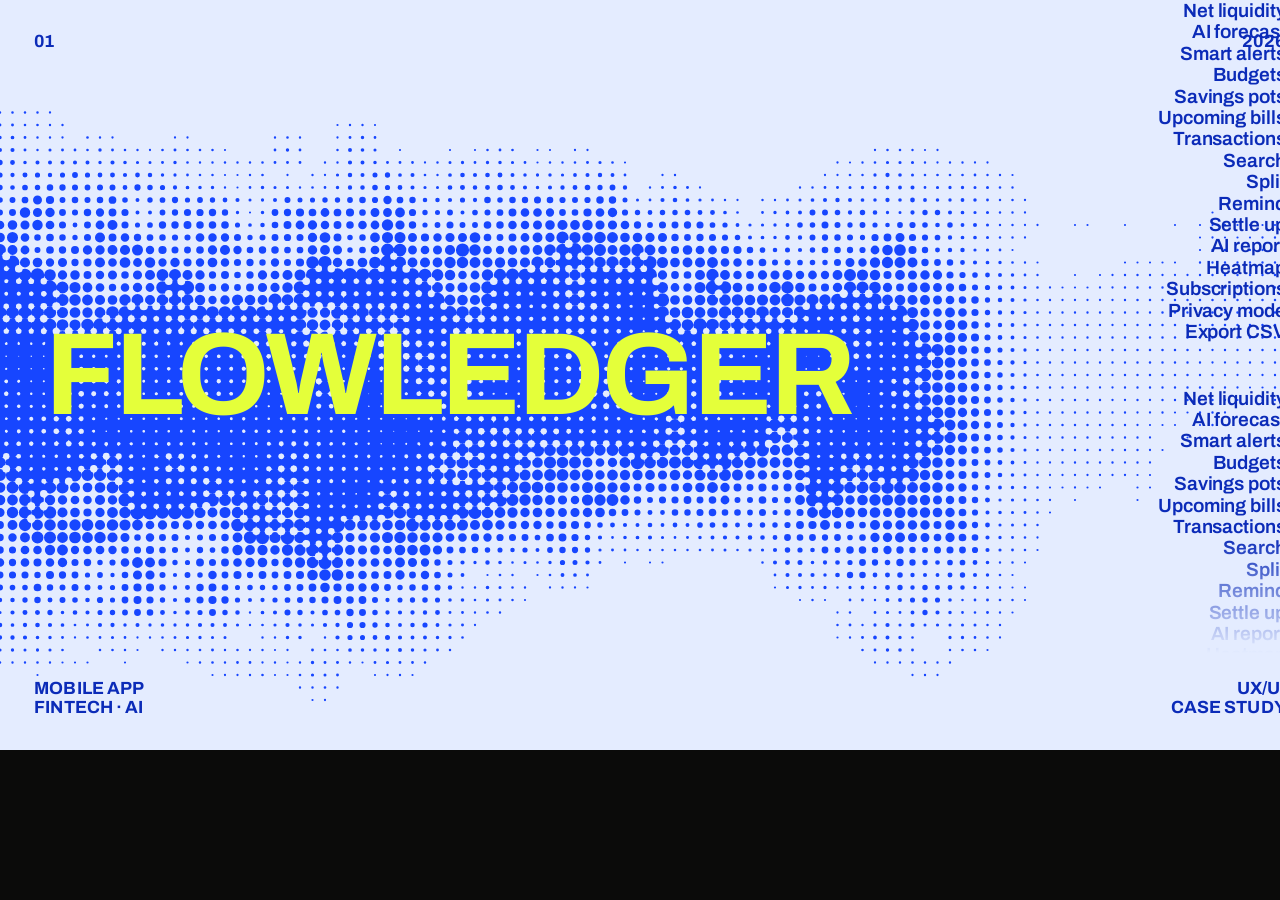
<file: _posters/poster.html>
<!doctype html><html><head><meta charset="utf-8">
<!-- One project poster at 1320 x 750, built by ../assets/js/posters.js.
     Open poster.html?p=flowledger (or zineps, inclusivity, companions);
     add &play to watch it move. render.sh screenshots the still of each one. -->
<link rel="preconnect" href="https://fonts.googleapis.com">
<link rel="preconnect" href="https://fonts.gstatic.com" crossorigin>
<link rel="stylesheet" href="https://fonts.googleapis.com/css2?family=Archivo:wght@500;600;700&display=swap">
<link rel="stylesheet" href="../assets/css/posters.css">
<style>
  html, body { margin: 0; background: #0B0B0A; }
  .frame { position: relative; width: 1320px; height: 750px; overflow: hidden; }
</style>
</head><body>
<div class="frame" id="frame"></div>
<script>
  const q = new URLSearchParams(location.search);
  document.getElementById('frame').dataset.poster = q.get('p') || 'flowledger';
</script>
<script src="../assets/js/posters.js"></script>
<script>
  // &play: keep it moving, to watch it here
  if (q.has('play')) document.querySelector('.poster').ctl.play();
</script>
</body></html>
</file>
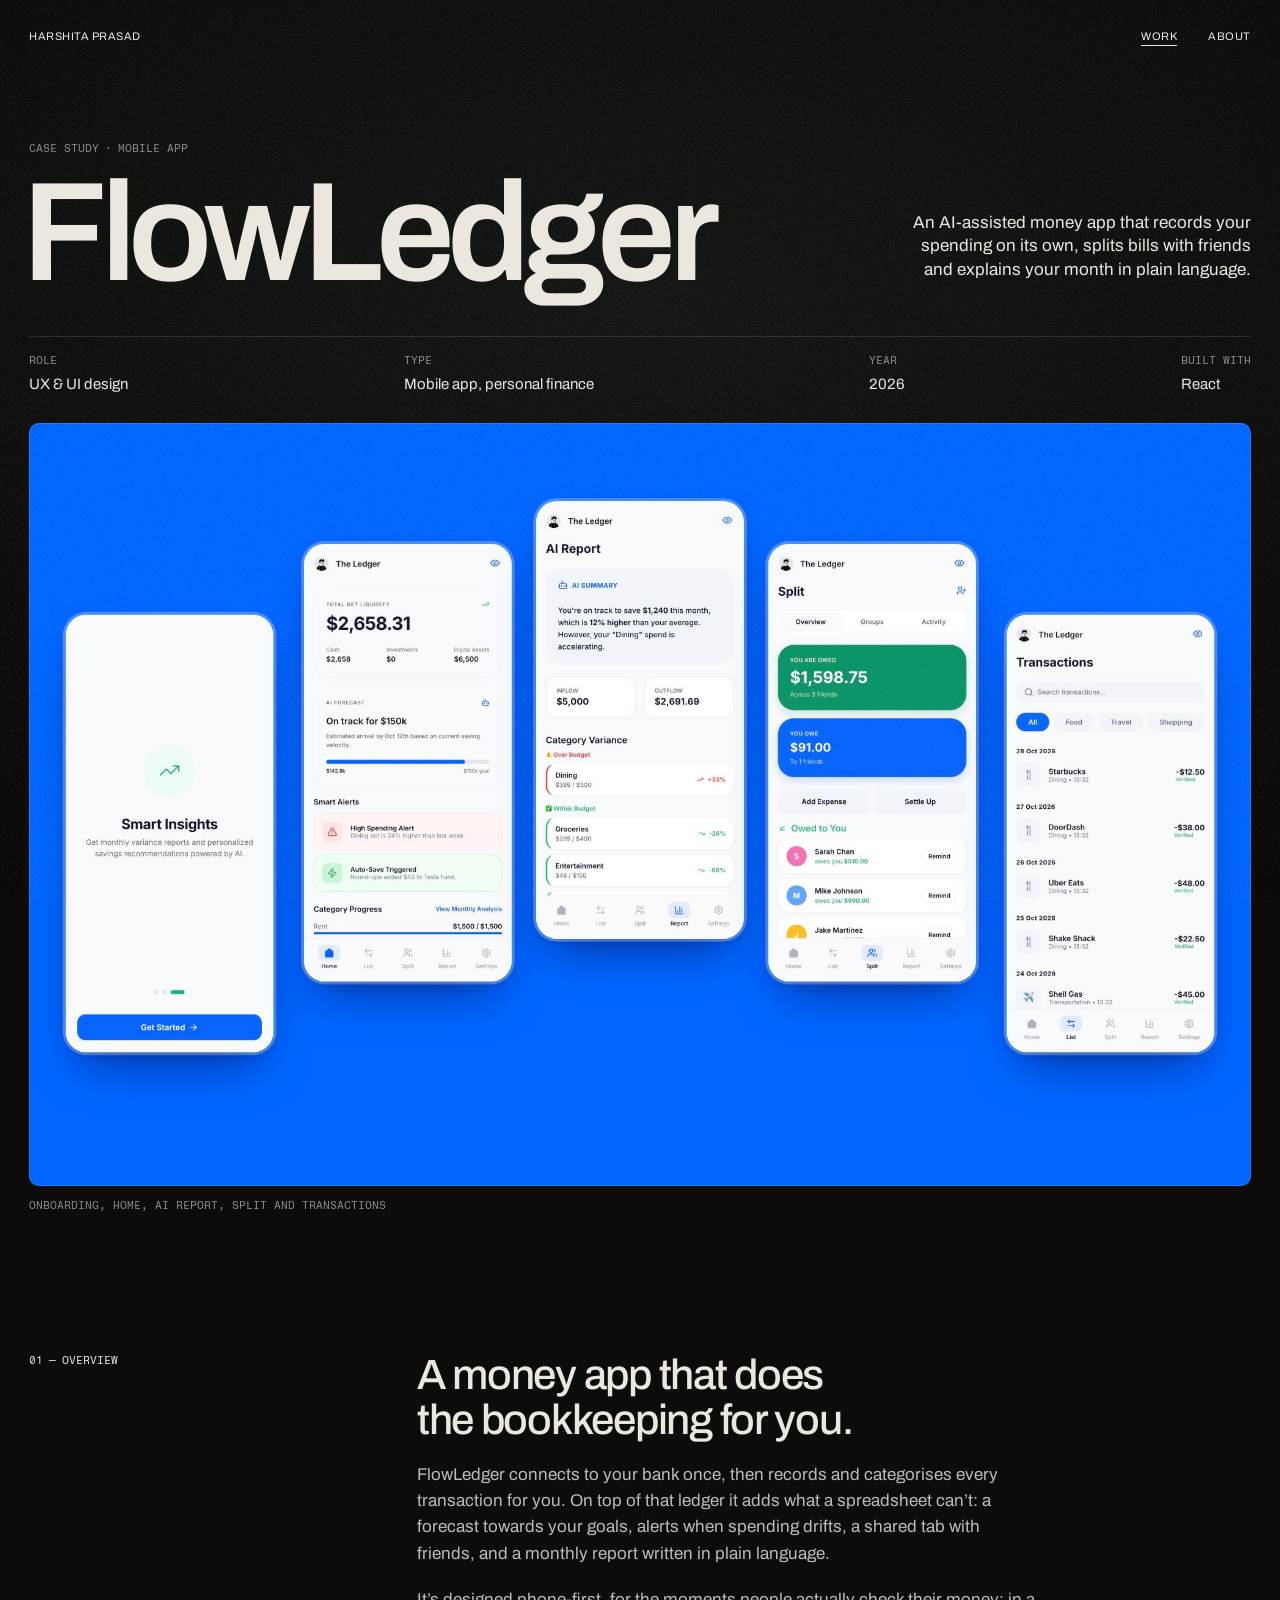
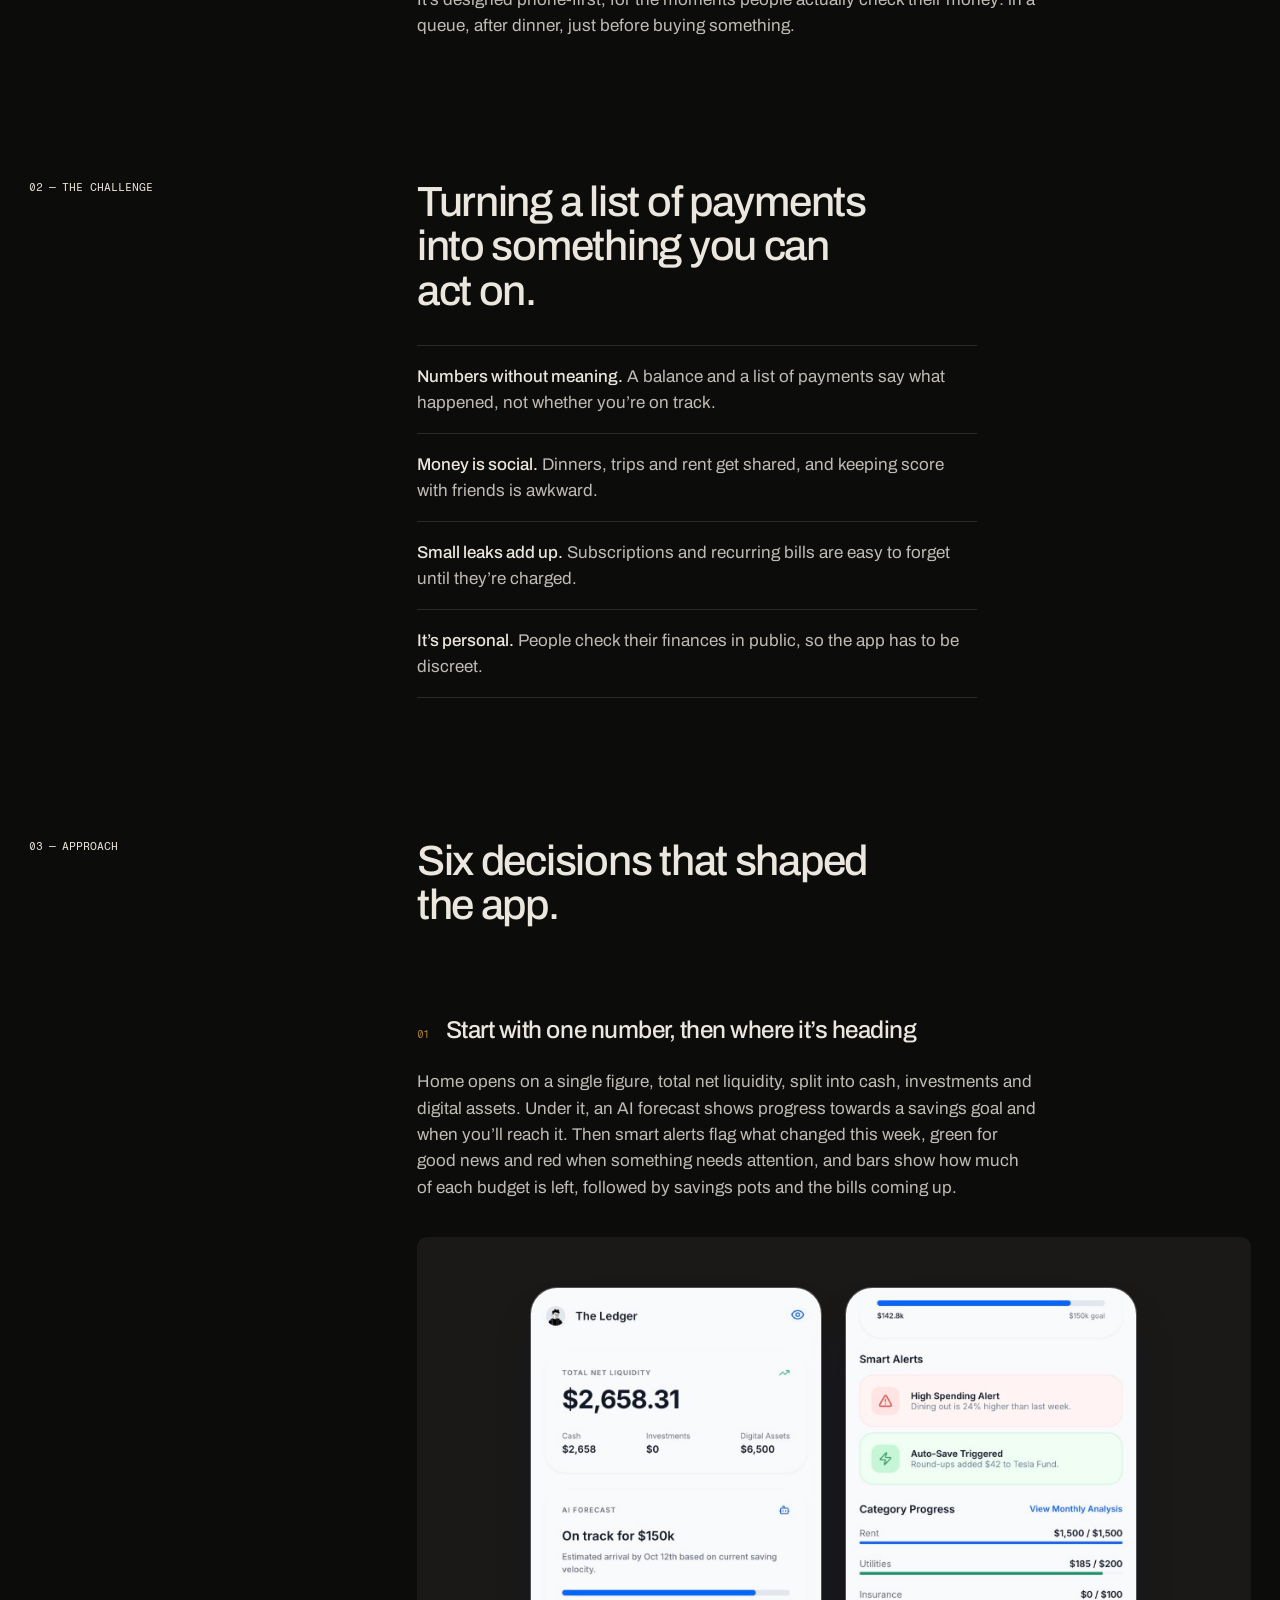
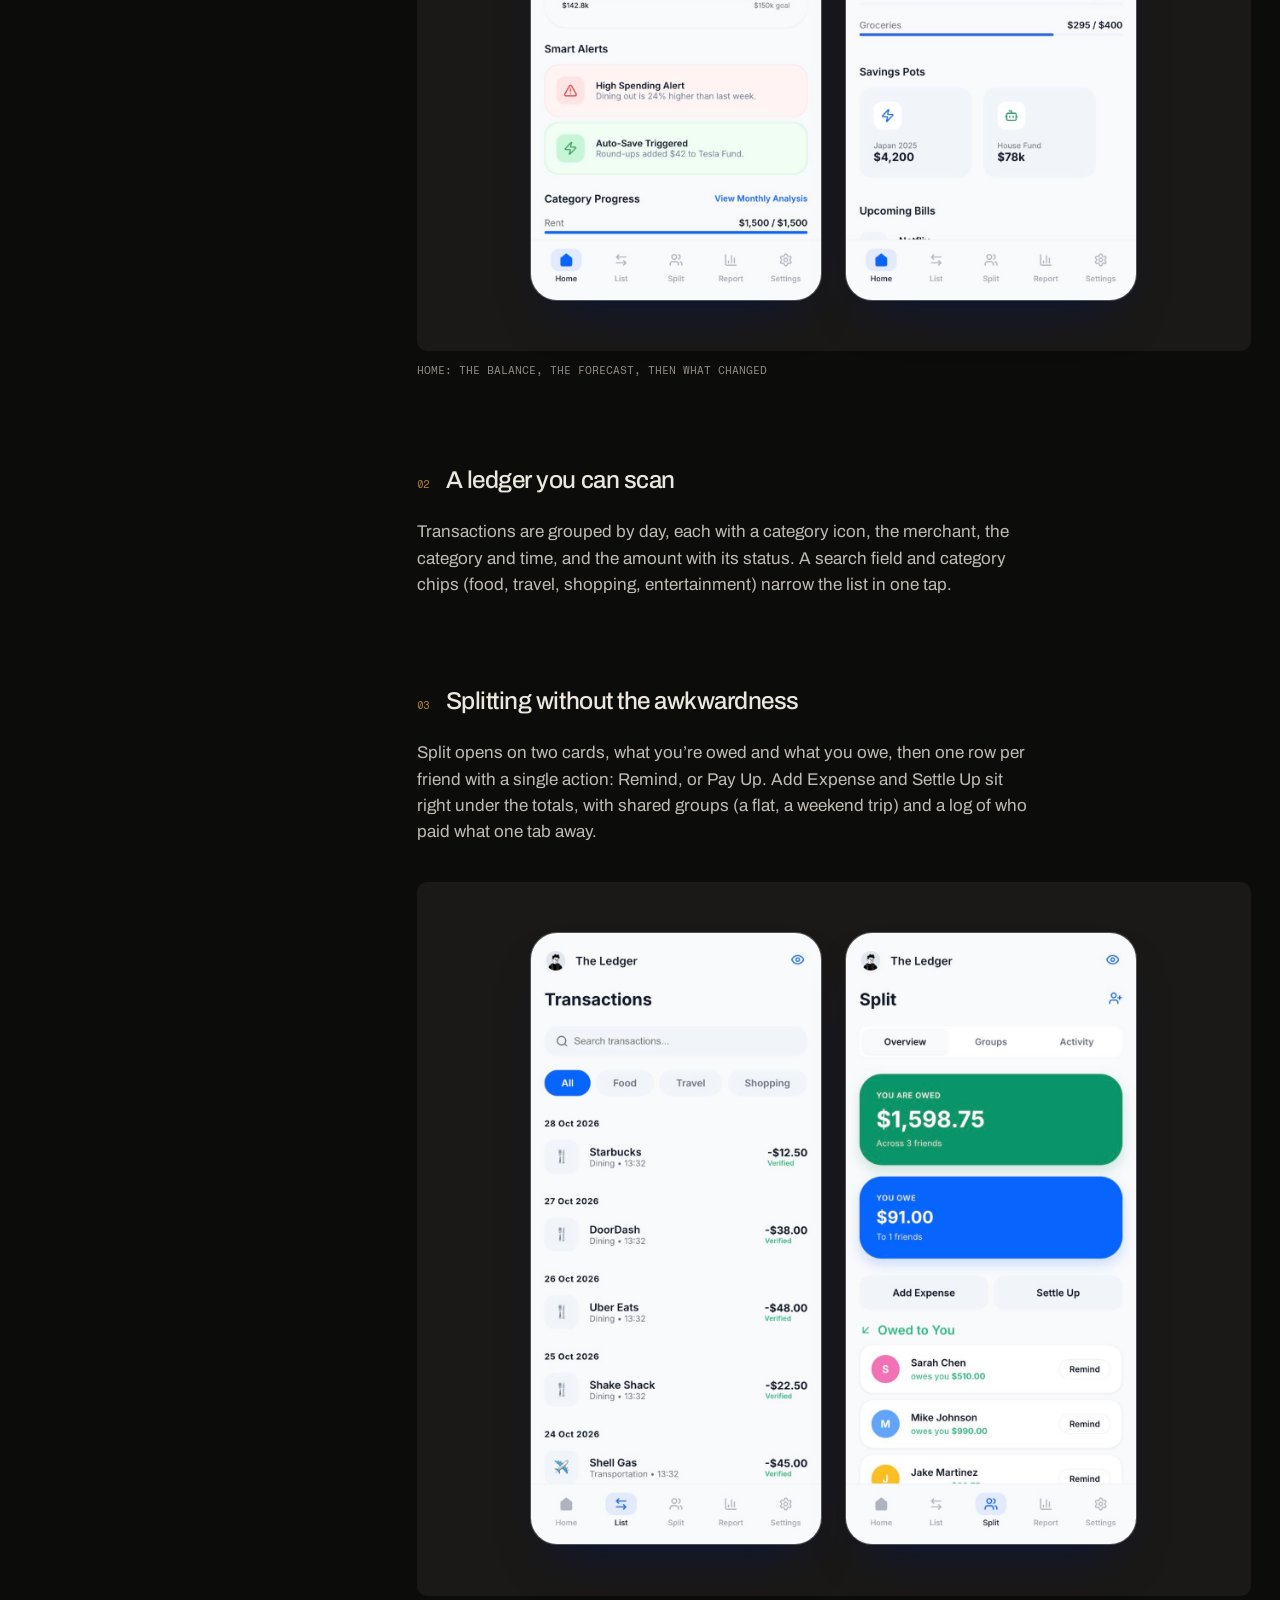
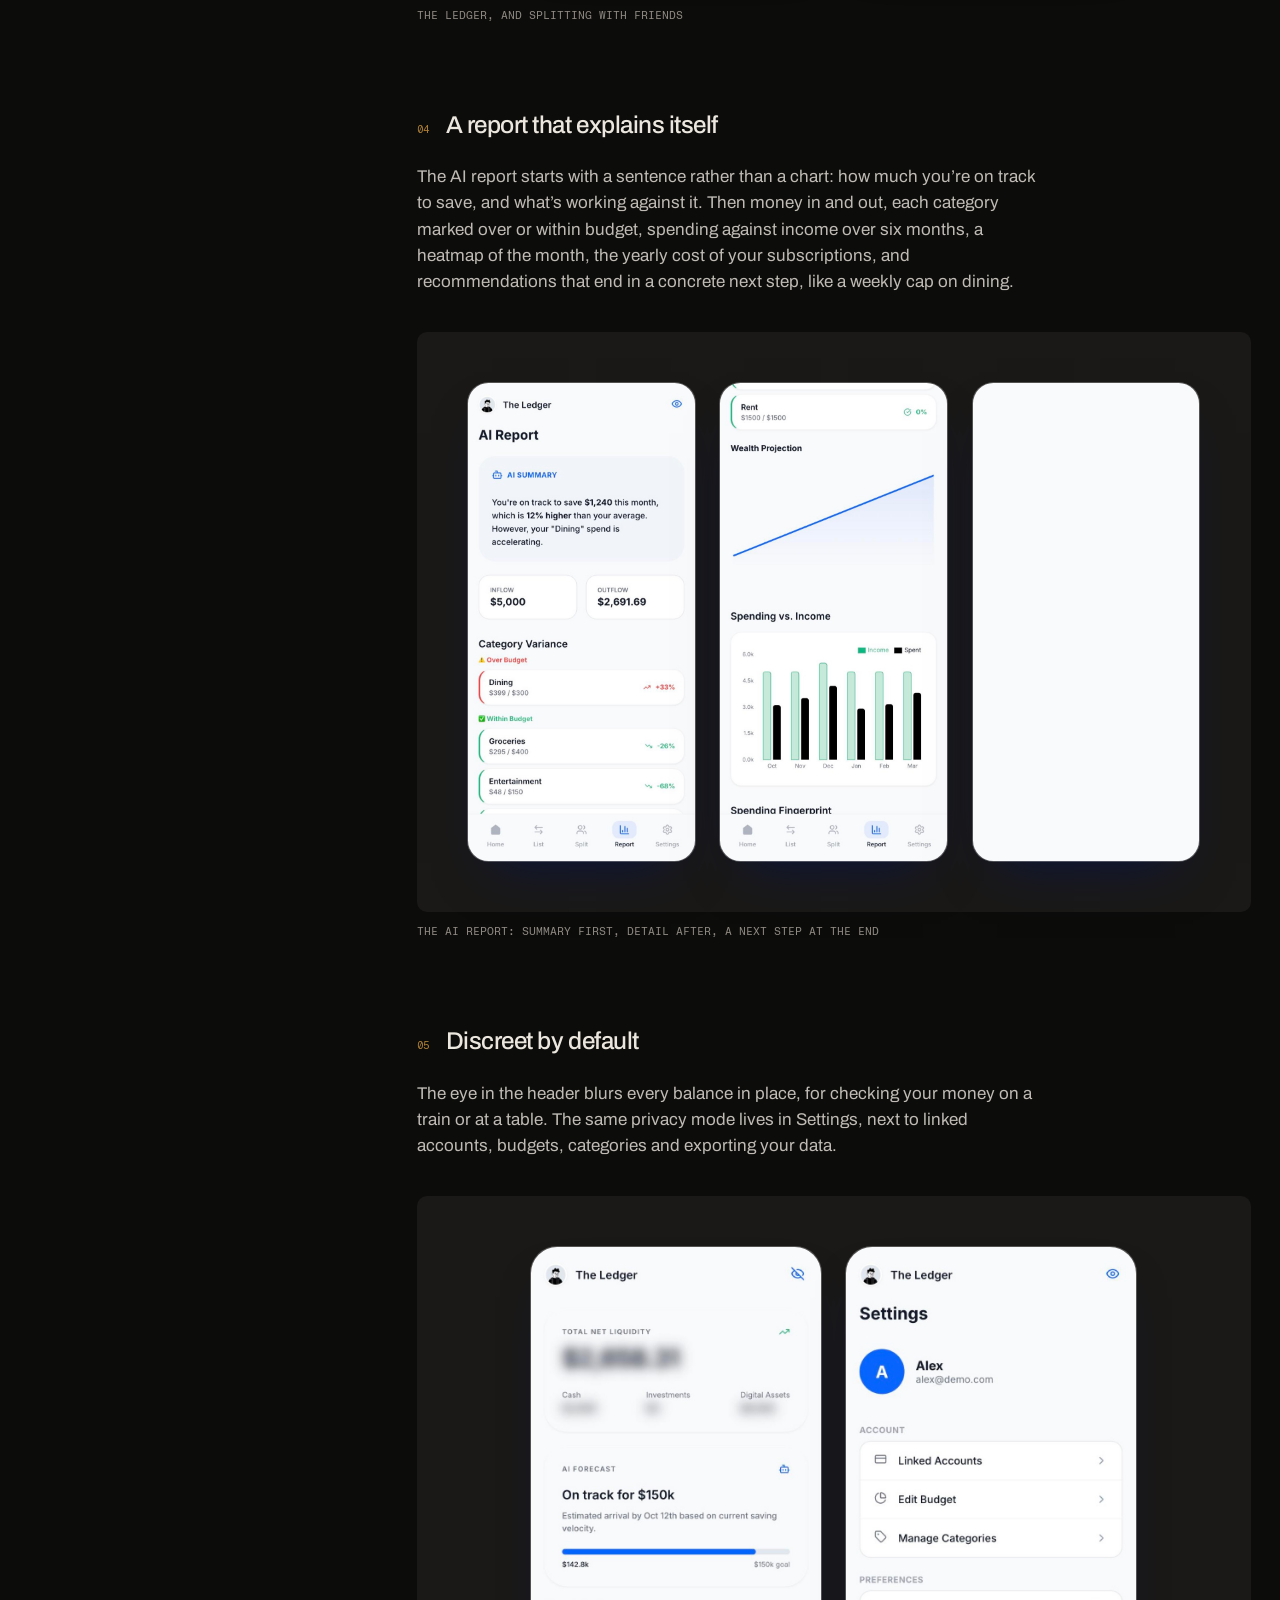
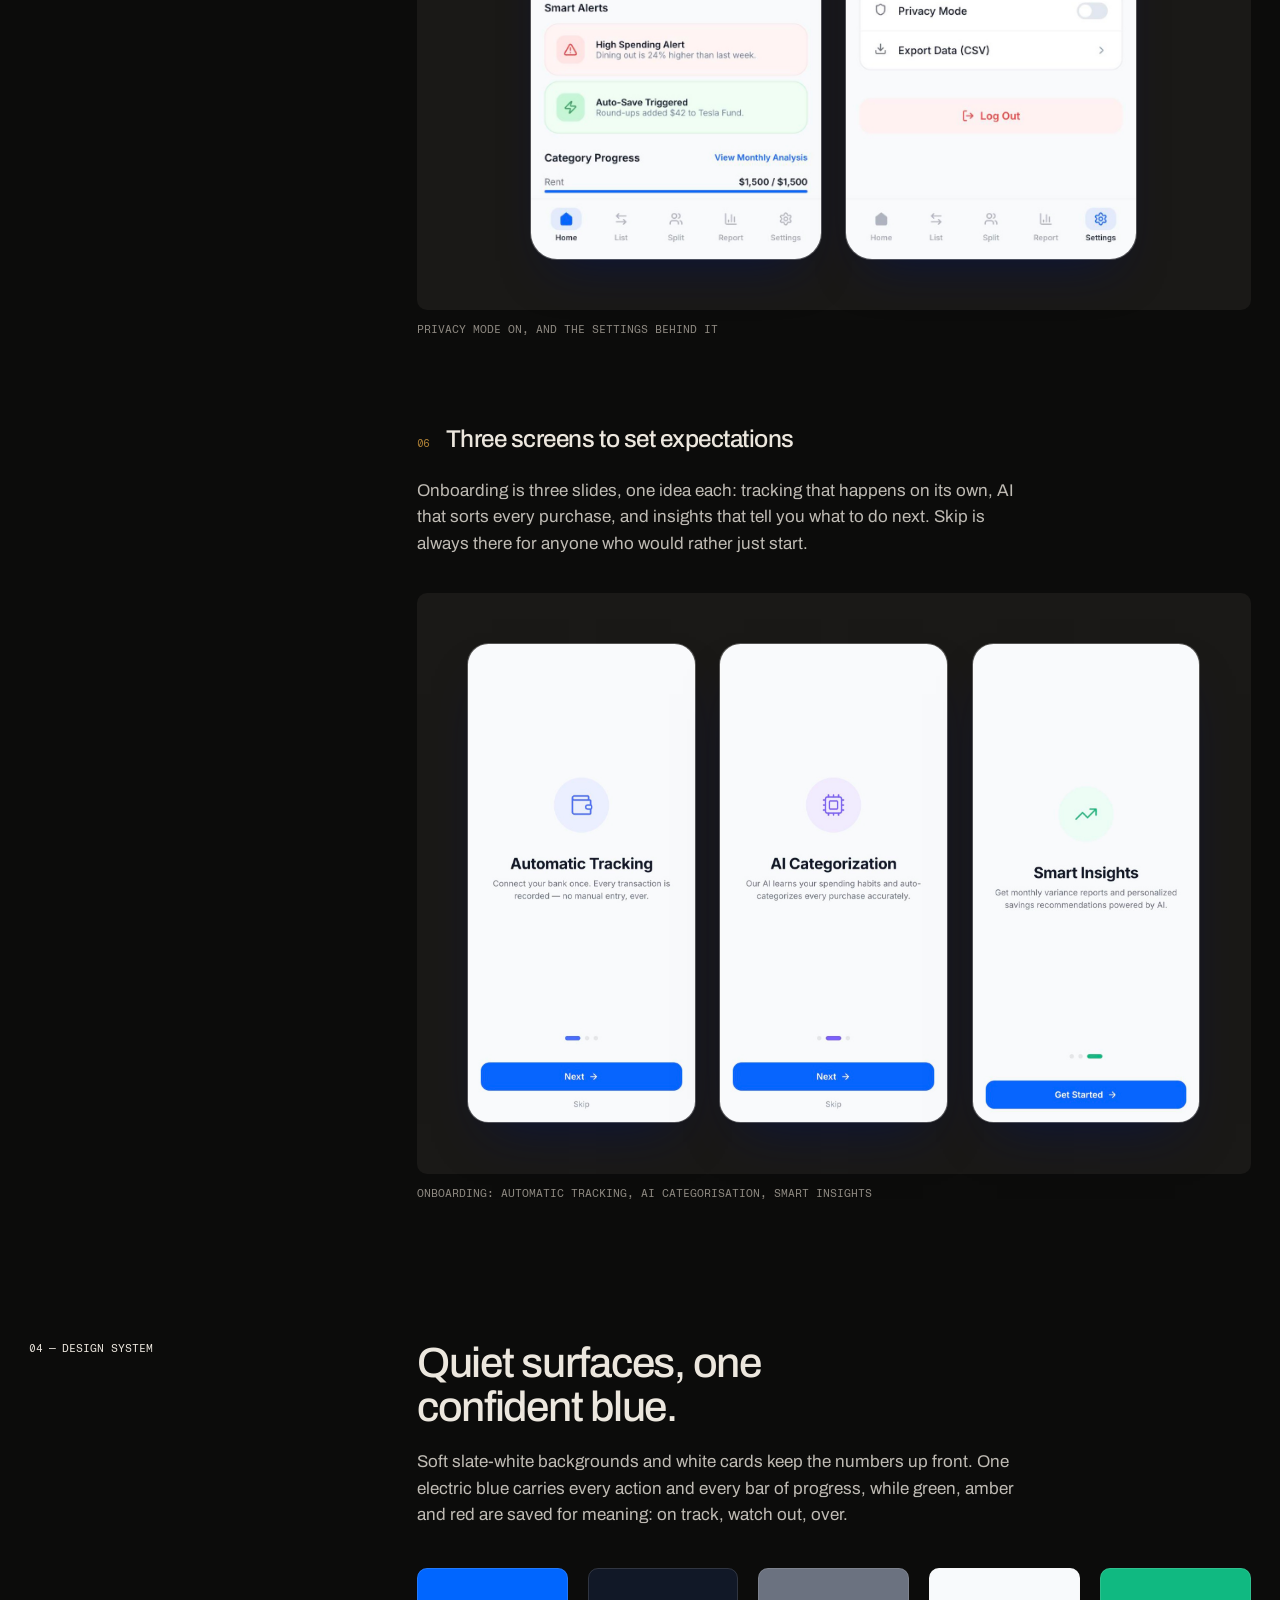
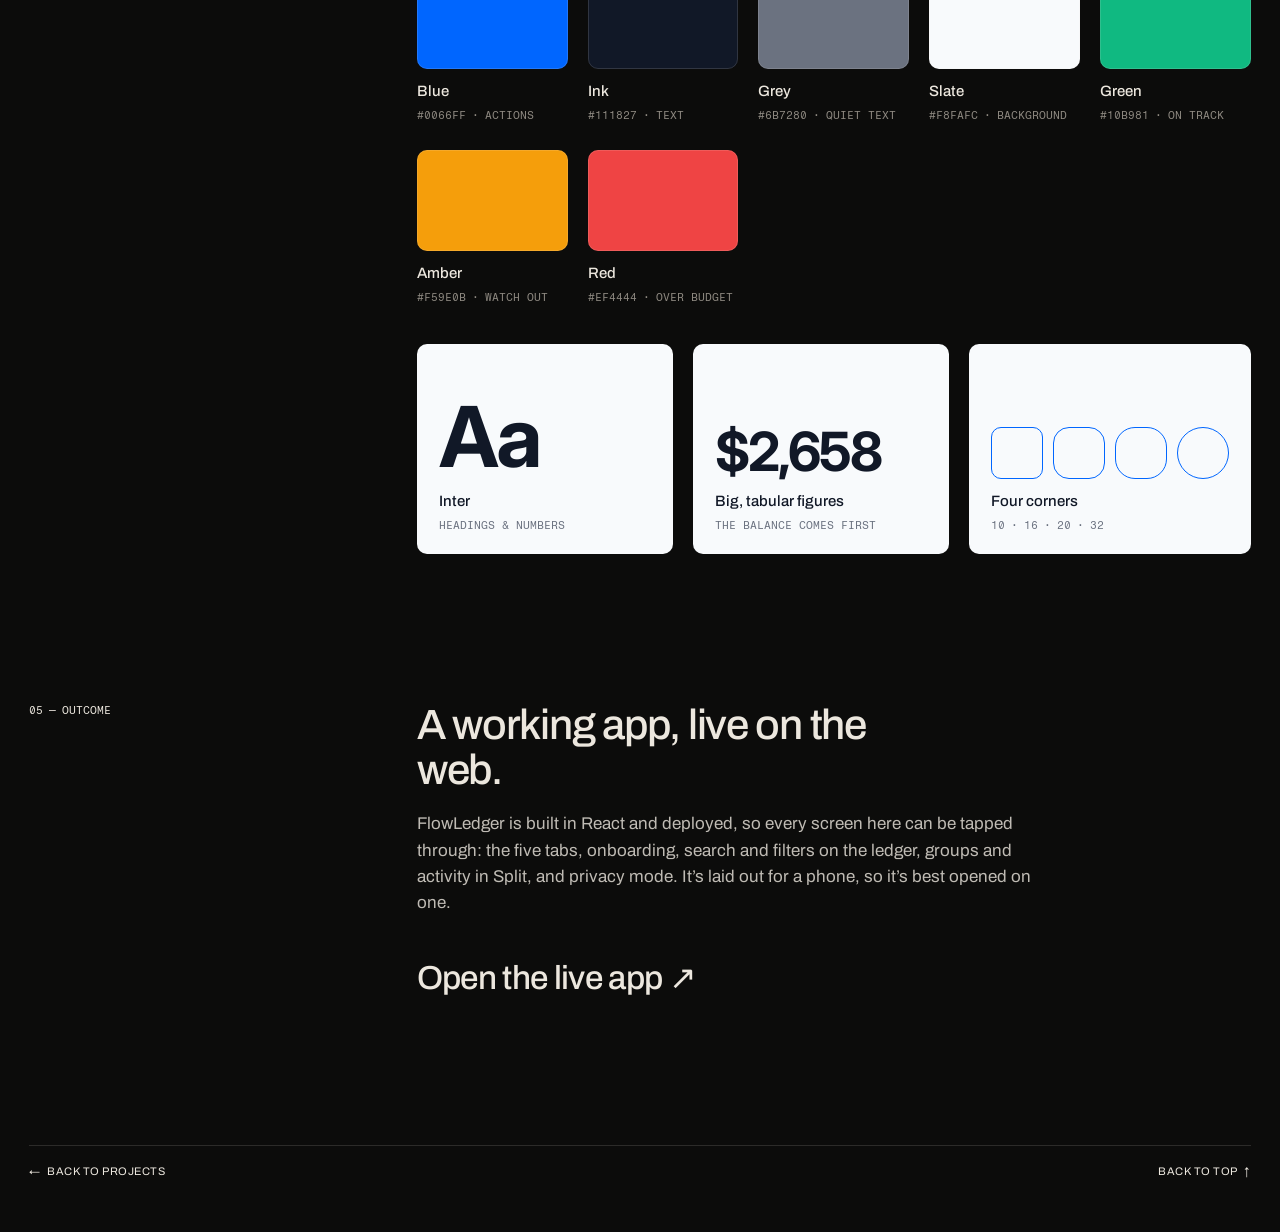
<file: _archive/case-studies-v1/flowledger-index.html>
<!doctype html>
<html lang="en" class="page-case">
<head>
  <meta charset="utf-8">
  <meta name="viewport" content="width=device-width, initial-scale=1, viewport-fit=cover">
  <title>FlowLedger | Harshita Prasad</title>
  <meta name="description" content="FlowLedger: an AI-assisted personal finance app that records spending on its own, splits bills with friends and explains your month in plain language. A case study by Harshita Prasad.">
  <meta name="theme-color" content="#0C0C0B">
  <link rel="icon" href="../../assets/img/favicon.svg" type="image/svg+xml">
  <link rel="preconnect" href="https://fonts.googleapis.com">
  <link rel="preconnect" href="https://fonts.gstatic.com" crossorigin>
  <link rel="stylesheet" href="https://fonts.googleapis.com/css2?family=Archivo:wght@400;500;600&family=Cormorant+Garamond:ital,wght@0,300;0,400;1,300;1,400&family=Fragment+Mono&family=Inter:wght@400;700&display=swap">
  <link rel="stylesheet" href="../../assets/css/base.css?v=94">
  <link rel="stylesheet" href="../../assets/css/case.css?v=6">
  <script>document.documentElement.classList.add('js');</script>
</head>
<body>

  <header class="site-header micro">
    <a class="u" href="../../" data-nav>Harshita Prasad</a>
    <nav class="site-nav" aria-label="Primary">
      <a class="u" href="../#projects" aria-current="page">Work</a>
      <a class="u" href="../#about">About</a>
    </nav>
  </header>

  <!-- FLOWLEDGER CASE STUDY. The phone screens are screenshots of the live app
       (flowledger-ai.vercel.app), in assets/img/projects/flowledger/.
       Role, type and year in .case__meta are a best reading of the project;
       change them if they're not right. -->
  <main class="case" style="--spec-bg:#F8FAFC; --spec-fg:#111827; --spec-quiet:#6B7280; --spec-accent:#0066FF">

    <div class="case__head">
      <div>
        <p class="case__eyebrow mono" data-reveal style="--d:150">Case study&ensp;·&ensp;Mobile app</p>
        <h1 class="case__title" data-reveal style="--d:250">FlowLedger</h1>
      </div>
      <p class="case__lede" data-reveal style="--d:450">An AI-assisted money app that records your spending on its own, splits bills with friends and explains your month in plain language.</p>
    </div>

    <dl class="case__meta" data-reveal style="--d:600">
      <div><dt class="mono">Role</dt><dd>UX &amp; UI design</dd></div>
      <div><dt class="mono">Type</dt><dd>Mobile app, personal finance</dd></div>
      <div><dt class="mono">Year</dt><dd>2026</dd></div>
      <div><dt class="mono">Built with</dt><dd>React</dd></div>
    </dl>

    <figure class="shot shot--hero" data-reveal style="--d:750">
      <img src="../../assets/img/projects/flowledger/hero.jpg" width="2000" height="1250" alt="Five FlowLedger screens on a blue background: onboarding, home, the AI report, split and transactions." fetchpriority="high">
      <figcaption class="mono">Onboarding, home, AI report, split and transactions</figcaption>
    </figure>

    <!-- 01 -->
    <section class="block" data-view aria-labelledby="overview">
      <p class="block__label mono" data-reveal>01&ensp;—&ensp;Overview</p>
      <div class="block__body">
        <h2 id="overview" data-reveal style="--d:100">A money app that does the bookkeeping for you.</h2>
        <p data-reveal style="--d:200">FlowLedger connects to your bank once, then records and categorises every transaction for you. On top of that ledger it adds what a spreadsheet can’t: a forecast towards your goals, alerts when spending drifts, a shared tab with friends, and a monthly report written in plain language.</p>
        <p data-reveal style="--d:280">It’s designed phone-first, for the moments people actually check their money: in a queue, after dinner, just before buying something.</p>
      </div>
    </section>

    <!-- 02 -->
    <section class="block" data-view aria-labelledby="challenge">
      <p class="block__label mono" data-reveal>02&ensp;—&ensp;The challenge</p>
      <div class="block__body">
        <h2 id="challenge" data-reveal style="--d:100">Turning a list of payments into something you can act on.</h2>
        <ul class="points">
          <li data-reveal style="--d:200"><strong>Numbers without meaning.</strong> A balance and a list of payments say what happened, not whether you’re on track.</li>
          <li data-reveal style="--d:280"><strong>Money is social.</strong> Dinners, trips and rent get shared, and keeping score with friends is awkward.</li>
          <li data-reveal style="--d:360"><strong>Small leaks add up.</strong> Subscriptions and recurring bills are easy to forget until they’re charged.</li>
          <li data-reveal style="--d:440"><strong>It’s personal.</strong> People check their finances in public, so the app has to be discreet.</li>
        </ul>
      </div>
    </section>

    <!-- 03 -->
    <section class="block block--wide" data-view aria-labelledby="approach">
      <p class="block__label mono" data-reveal>03&ensp;—&ensp;Approach</p>
      <div class="block__body">
        <h2 id="approach" data-reveal style="--d:100">Six decisions that shaped the app.</h2>

        <article class="decision">
          <h3 data-reveal><span class="mono">01</span>Start with one number, then where it’s heading</h3>
          <p data-reveal style="--d:100">Home opens on a single figure, total net liquidity, split into cash, investments and digital assets. Under it, an AI forecast shows progress towards a savings goal and when you’ll reach it. Then smart alerts flag what changed this week, green for good news and red when something needs attention, and bars show how much of each budget is left, followed by savings pots and the bills coming up.</p>
          <figure class="screens" data-reveal style="--d:200">
            <div class="phones" style="--n:2">
              <img src="../../assets/img/projects/flowledger/home.jpg" width="680" height="1434" loading="lazy" decoding="async" alt="Home: total net liquidity of $2,658.31, an AI forecast on track for a $150k goal, and two smart alerts.">
              <img src="../../assets/img/projects/flowledger/home-budgets.jpg" width="680" height="1434" loading="lazy" decoding="async" alt="Further down home: category budgets as progress bars, and savings pots for Japan 2025 and a house fund.">
            </div>
            <figcaption class="mono">Home: the balance, the forecast, then what changed</figcaption>
          </figure>
        </article>

        <article class="decision">
          <h3 data-reveal><span class="mono">02</span>A ledger you can scan</h3>
          <p data-reveal style="--d:100">Transactions are grouped by day, each with a category icon, the merchant, the category and time, and the amount with its status. A search field and category chips (food, travel, shopping, entertainment) narrow the list in one tap.</p>
        </article>

        <article class="decision">
          <h3 data-reveal><span class="mono">03</span>Splitting without the awkwardness</h3>
          <p data-reveal style="--d:100">Split opens on two cards, what you’re owed and what you owe, then one row per friend with a single action: Remind, or Pay Up. Add Expense and Settle Up sit right under the totals, with shared groups (a flat, a weekend trip) and a log of who paid what one tab away.</p>
          <figure class="screens" data-reveal style="--d:200">
            <div class="phones" style="--n:2">
              <img src="../../assets/img/projects/flowledger/list.jpg" width="680" height="1434" loading="lazy" decoding="async" alt="Transactions: a search field, category chips and payments grouped by date.">
              <img src="../../assets/img/projects/flowledger/split.jpg" width="680" height="1434" loading="lazy" decoding="async" alt="Split: a green card for $1,598.75 you are owed, a blue card for $91.00 you owe, and a row per friend with a Remind button.">
            </div>
            <figcaption class="mono">The ledger, and splitting with friends</figcaption>
          </figure>
        </article>

        <article class="decision">
          <h3 data-reveal><span class="mono">04</span>A report that explains itself</h3>
          <p data-reveal style="--d:100">The AI report starts with a sentence rather than a chart: how much you’re on track to save, and what’s working against it. Then money in and out, each category marked over or within budget, spending against income over six months, a heatmap of the month, the yearly cost of your subscriptions, and recommendations that end in a concrete next step, like a weekly cap on dining.</p>
          <figure class="screens" data-reveal style="--d:200">
            <div class="phones" style="--n:3">
              <img src="../../assets/img/projects/flowledger/report.jpg" width="680" height="1434" loading="lazy" decoding="async" alt="AI report: a plain-language summary, inflow and outflow, and categories over and within budget.">
              <img src="../../assets/img/projects/flowledger/report-trends.jpg" width="680" height="1434" loading="lazy" decoding="async" alt="AI report: a wealth projection line and a bar chart of spending against income from October to March.">
              <img src="../../assets/img/projects/flowledger/report-insights.jpg" width="680" height="1434" loading="lazy" decoding="async" alt="AI report: a heatmap of October, an annual subscription leak of $1,931.88, and an AI recommendation to cap dining.">
            </div>
            <figcaption class="mono">The AI report: summary first, detail after, a next step at the end</figcaption>
          </figure>
        </article>

        <article class="decision">
          <h3 data-reveal><span class="mono">05</span>Discreet by default</h3>
          <p data-reveal style="--d:100">The eye in the header blurs every balance in place, for checking your money on a train or at a table. The same privacy mode lives in Settings, next to linked accounts, budgets, categories and exporting your data.</p>
          <figure class="screens" data-reveal style="--d:200">
            <div class="phones" style="--n:2">
              <img src="../../assets/img/projects/flowledger/privacy.jpg" width="680" height="1434" loading="lazy" decoding="async" alt="Home with privacy mode on: the balances are blurred.">
              <img src="../../assets/img/projects/flowledger/settings.jpg" width="680" height="1434" loading="lazy" decoding="async" alt="Settings: linked accounts, edit budget, manage categories, a privacy mode switch and export data as CSV.">
            </div>
            <figcaption class="mono">Privacy mode on, and the settings behind it</figcaption>
          </figure>
        </article>

        <article class="decision">
          <h3 data-reveal><span class="mono">06</span>Three screens to set expectations</h3>
          <p data-reveal style="--d:100">Onboarding is three slides, one idea each: tracking that happens on its own, AI that sorts every purchase, and insights that tell you what to do next. Skip is always there for anyone who would rather just start.</p>
          <figure class="screens" data-reveal style="--d:200">
            <div class="phones" style="--n:3">
              <img src="../../assets/img/projects/flowledger/onboarding-1.jpg" width="680" height="1434" loading="lazy" decoding="async" alt="Onboarding, slide one: Automatic Tracking.">
              <img src="../../assets/img/projects/flowledger/onboarding-2.jpg" width="680" height="1434" loading="lazy" decoding="async" alt="Onboarding, slide two: AI Categorization.">
              <img src="../../assets/img/projects/flowledger/onboarding-3.jpg" width="680" height="1434" loading="lazy" decoding="async" alt="Onboarding, slide three: Smart Insights, with a Get Started button.">
            </div>
            <figcaption class="mono">Onboarding: automatic tracking, AI categorisation, smart insights</figcaption>
          </figure>
        </article>
      </div>
    </section>

    <!-- 04 -->
    <section class="block block--wide" data-view aria-labelledby="system">
      <p class="block__label mono" data-reveal>04&ensp;—&ensp;Design system</p>
      <div class="block__body">
        <h2 id="system" data-reveal style="--d:100">Quiet surfaces, one confident blue.</h2>
        <p data-reveal style="--d:200">Soft slate-white backgrounds and white cards keep the numbers up front. One electric blue carries every action and every bar of progress, while green, amber and red are saved for meaning: on track, watch out, over.</p>

        <ul class="swatches" data-reveal style="--d:250">
          <li style="--c:#0066FF"><span class="swatch"></span><b>Blue</b><span class="mono">#0066FF&ensp;·&ensp;Actions</span></li>
          <li style="--c:#111827"><span class="swatch"></span><b>Ink</b><span class="mono">#111827&ensp;·&ensp;Text</span></li>
          <li style="--c:#6B7280"><span class="swatch"></span><b>Grey</b><span class="mono">#6B7280&ensp;·&ensp;Quiet text</span></li>
          <li style="--c:#F8FAFC"><span class="swatch"></span><b>Slate</b><span class="mono">#F8FAFC&ensp;·&ensp;Background</span></li>
          <li style="--c:#10B981"><span class="swatch"></span><b>Green</b><span class="mono">#10B981&ensp;·&ensp;On track</span></li>
          <li style="--c:#F59E0B"><span class="swatch"></span><b>Amber</b><span class="mono">#F59E0B&ensp;·&ensp;Watch out</span></li>
          <li style="--c:#EF4444"><span class="swatch"></span><b>Red</b><span class="mono">#EF4444&ensp;·&ensp;Over budget</span></li>
        </ul>

        <div class="specimens" data-reveal style="--d:300">
          <div class="specimen">
            <span class="specimen__aa" aria-hidden="true" style="font-family: Inter, var(--font-sans); font-weight: 700; letter-spacing: -.03em">Aa</span>
            <b>Inter</b><span class="mono">Headings &amp; numbers</span>
          </div>
          <div class="specimen">
            <span class="specimen__aa" aria-hidden="true" style="font-family: Inter, var(--font-sans); font-weight: 700; letter-spacing: -.03em; font-size: 54px; margin-top: 14px">$2,658</span>
            <b>Big, tabular figures</b><span class="mono">The balance comes first</span>
          </div>
          <div class="specimen">
            <span class="radii" aria-hidden="true"><i style="--r:10px"></i><i style="--r:16px"></i><i style="--r:20px"></i><i style="--r:32px"></i></span>
            <b>Four corners</b><span class="mono">10&ensp;·&ensp;16&ensp;·&ensp;20&ensp;·&ensp;32</span>
          </div>
        </div>
      </div>
    </section>

    <!-- 05 -->
    <section class="block" data-view aria-labelledby="outcome">
      <p class="block__label mono" data-reveal>05&ensp;—&ensp;Outcome</p>
      <div class="block__body">
        <h2 id="outcome" data-reveal style="--d:100">A working app, live on the web.</h2>
        <p data-reveal style="--d:200">FlowLedger is built in React and deployed, so every screen here can be tapped through: the five tabs, onboarding, search and filters on the ledger, groups and activity in Split, and privacy mode. It’s laid out for a phone, so it’s best opened on one.</p>
        <p class="case__live" data-reveal style="--d:300"><a class="u" href="https://flowledger-ai.vercel.app/" target="_blank" rel="noopener">Open the live app&thinsp;↗</a></p>
      </div>
    </section>

    <nav class="case__end micro" aria-label="Projects">
      <a class="u" href="../#projects">←&ensp;Back to projects</a>
      <a class="u" href="#top" data-top>Back to top&ensp;↑</a>
    </nav>
  </main>

  <script src="../../assets/js/site.js?v=91" defer></script>
  <script src="../../assets/js/page.js?v=92" defer></script>
  <script>
    // "Back to top"
    document.querySelector('[data-top]').addEventListener('click', (e) => { e.preventDefault(); scrollTo({ top: 0, behavior: 'smooth' }); });
  </script>
</body>
</html>
</file>
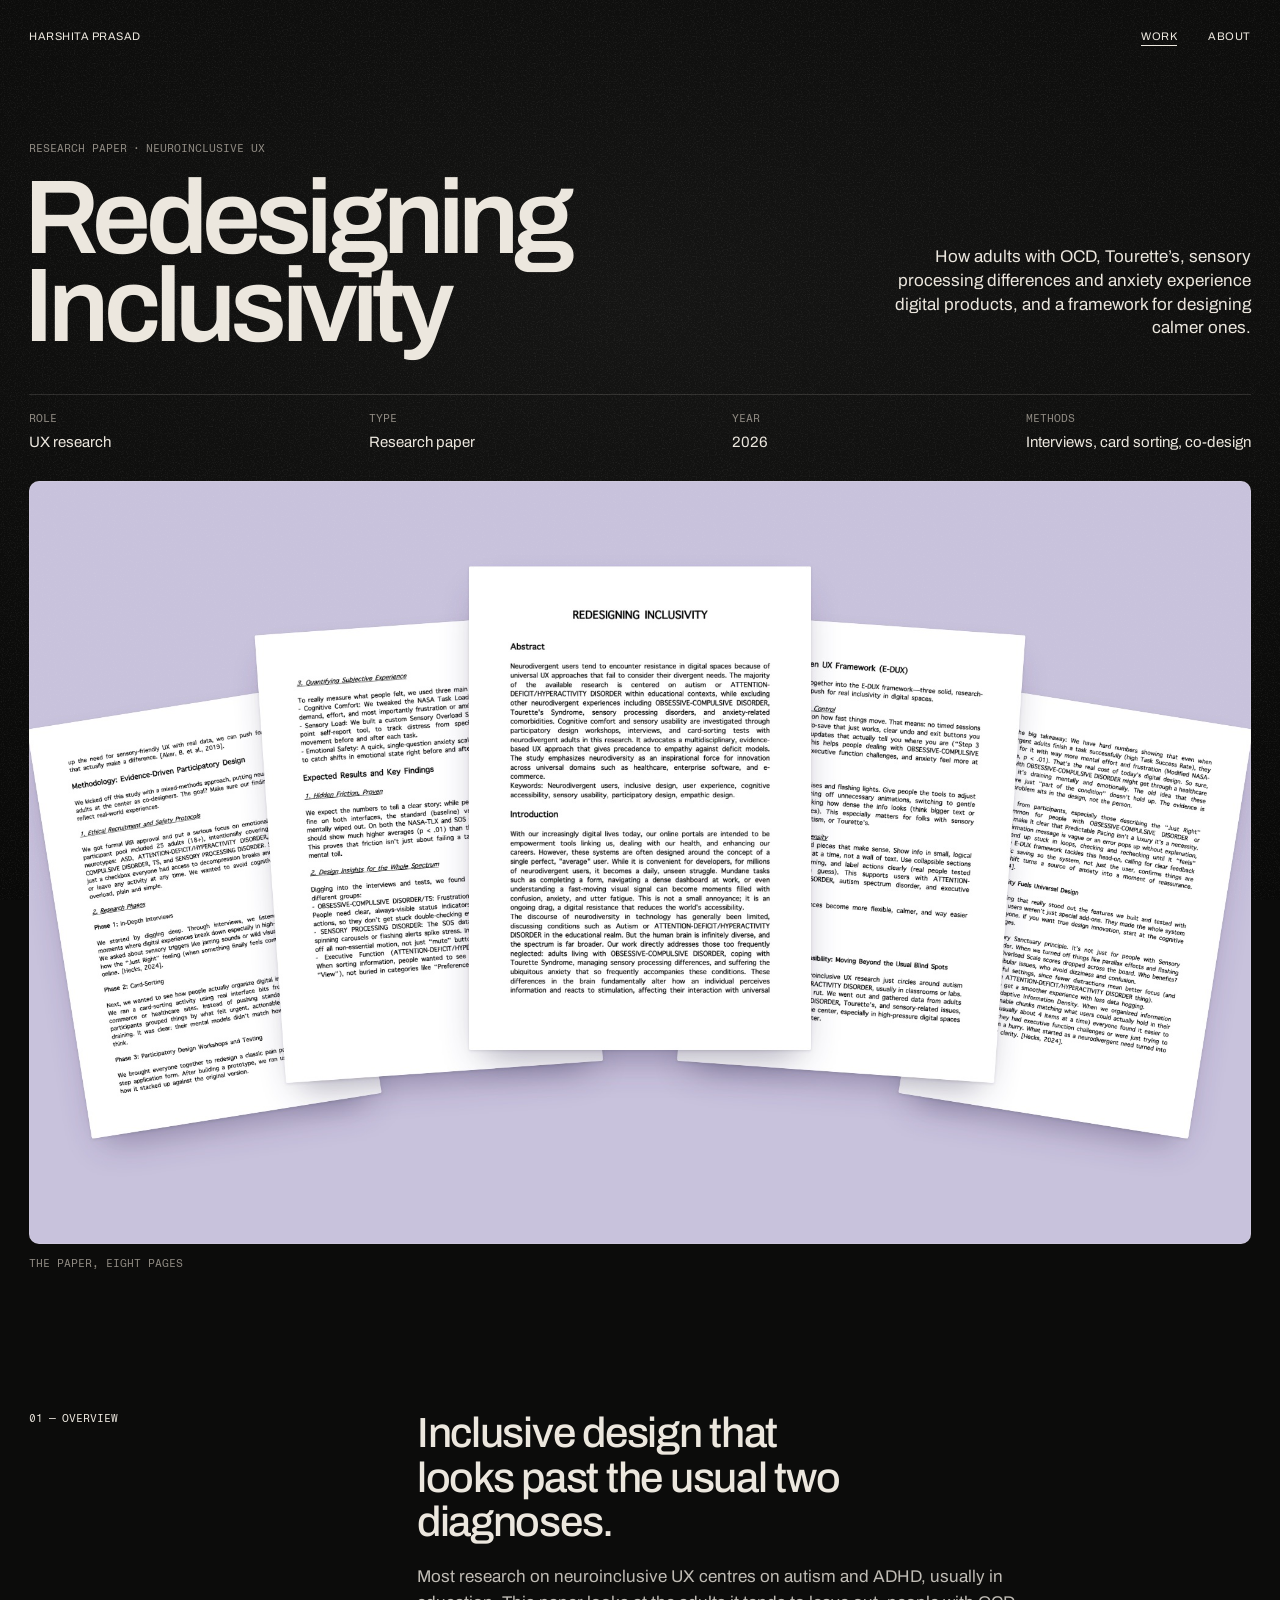
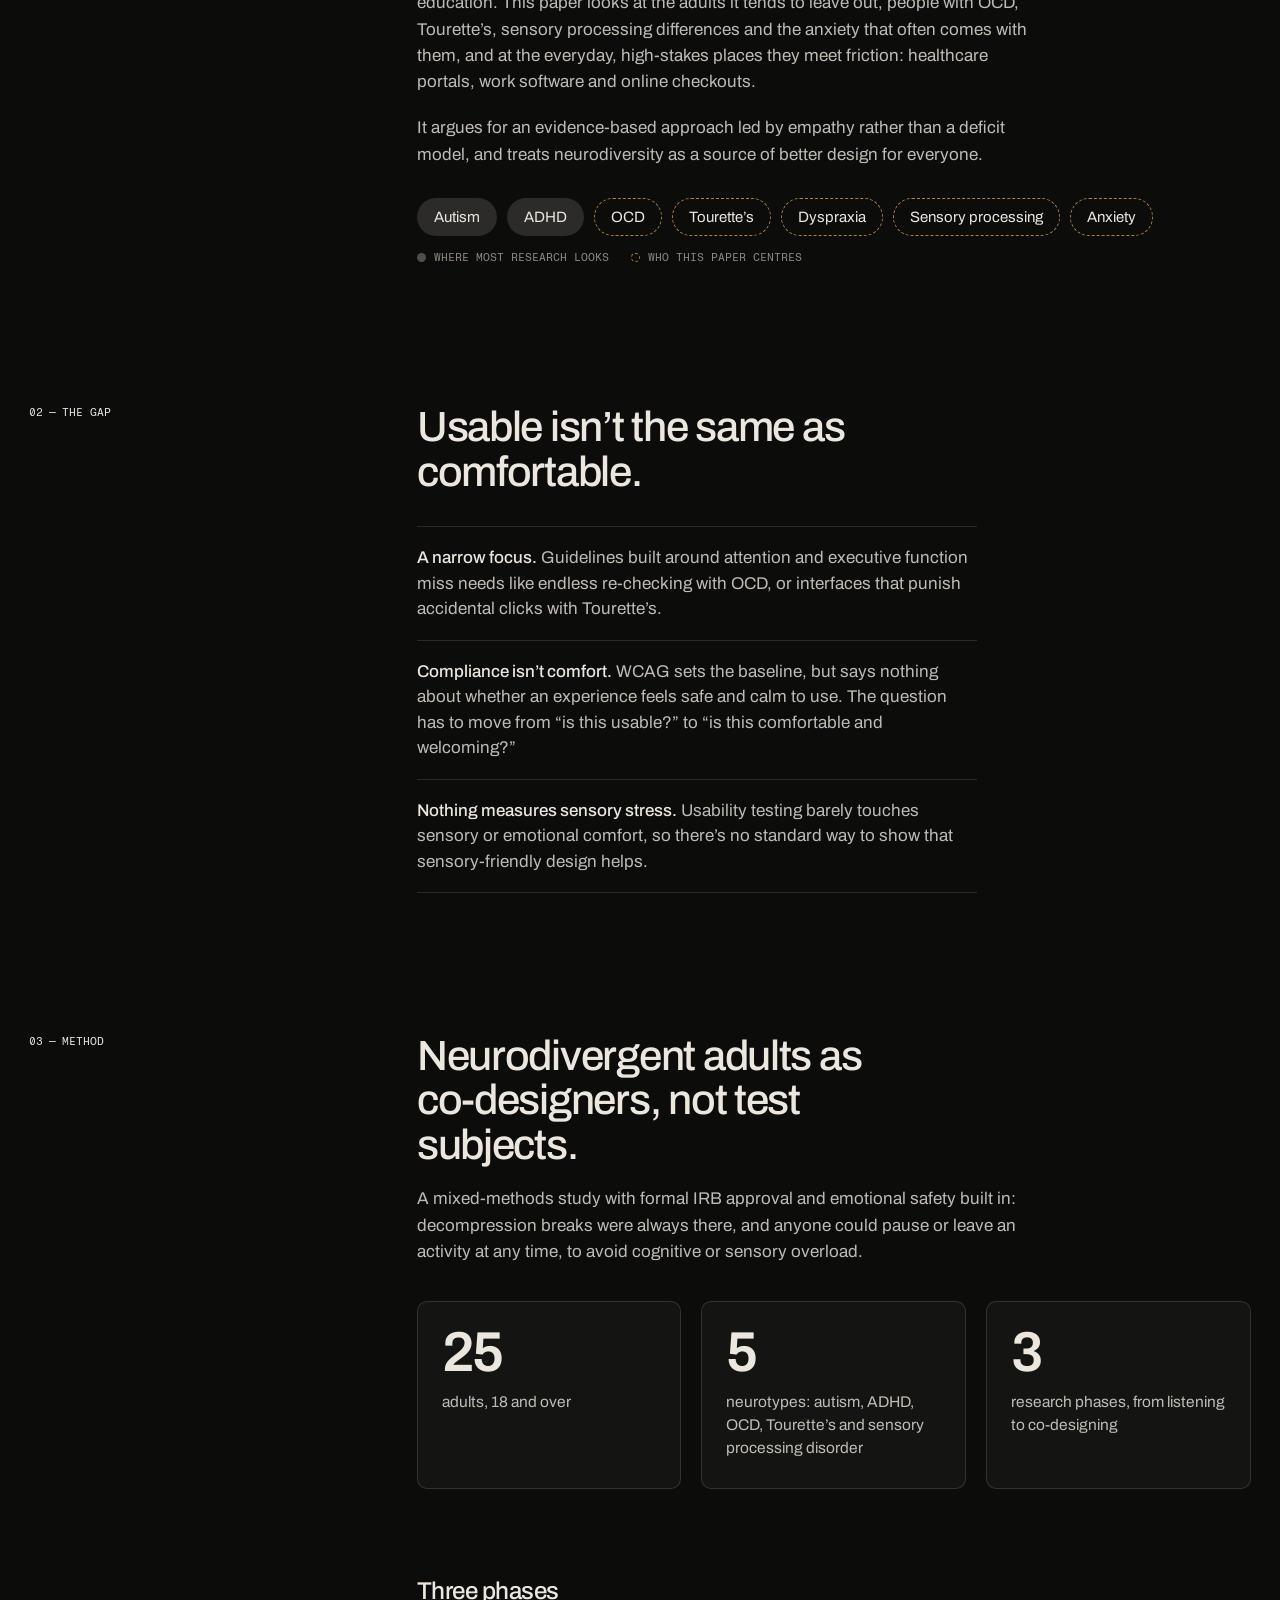
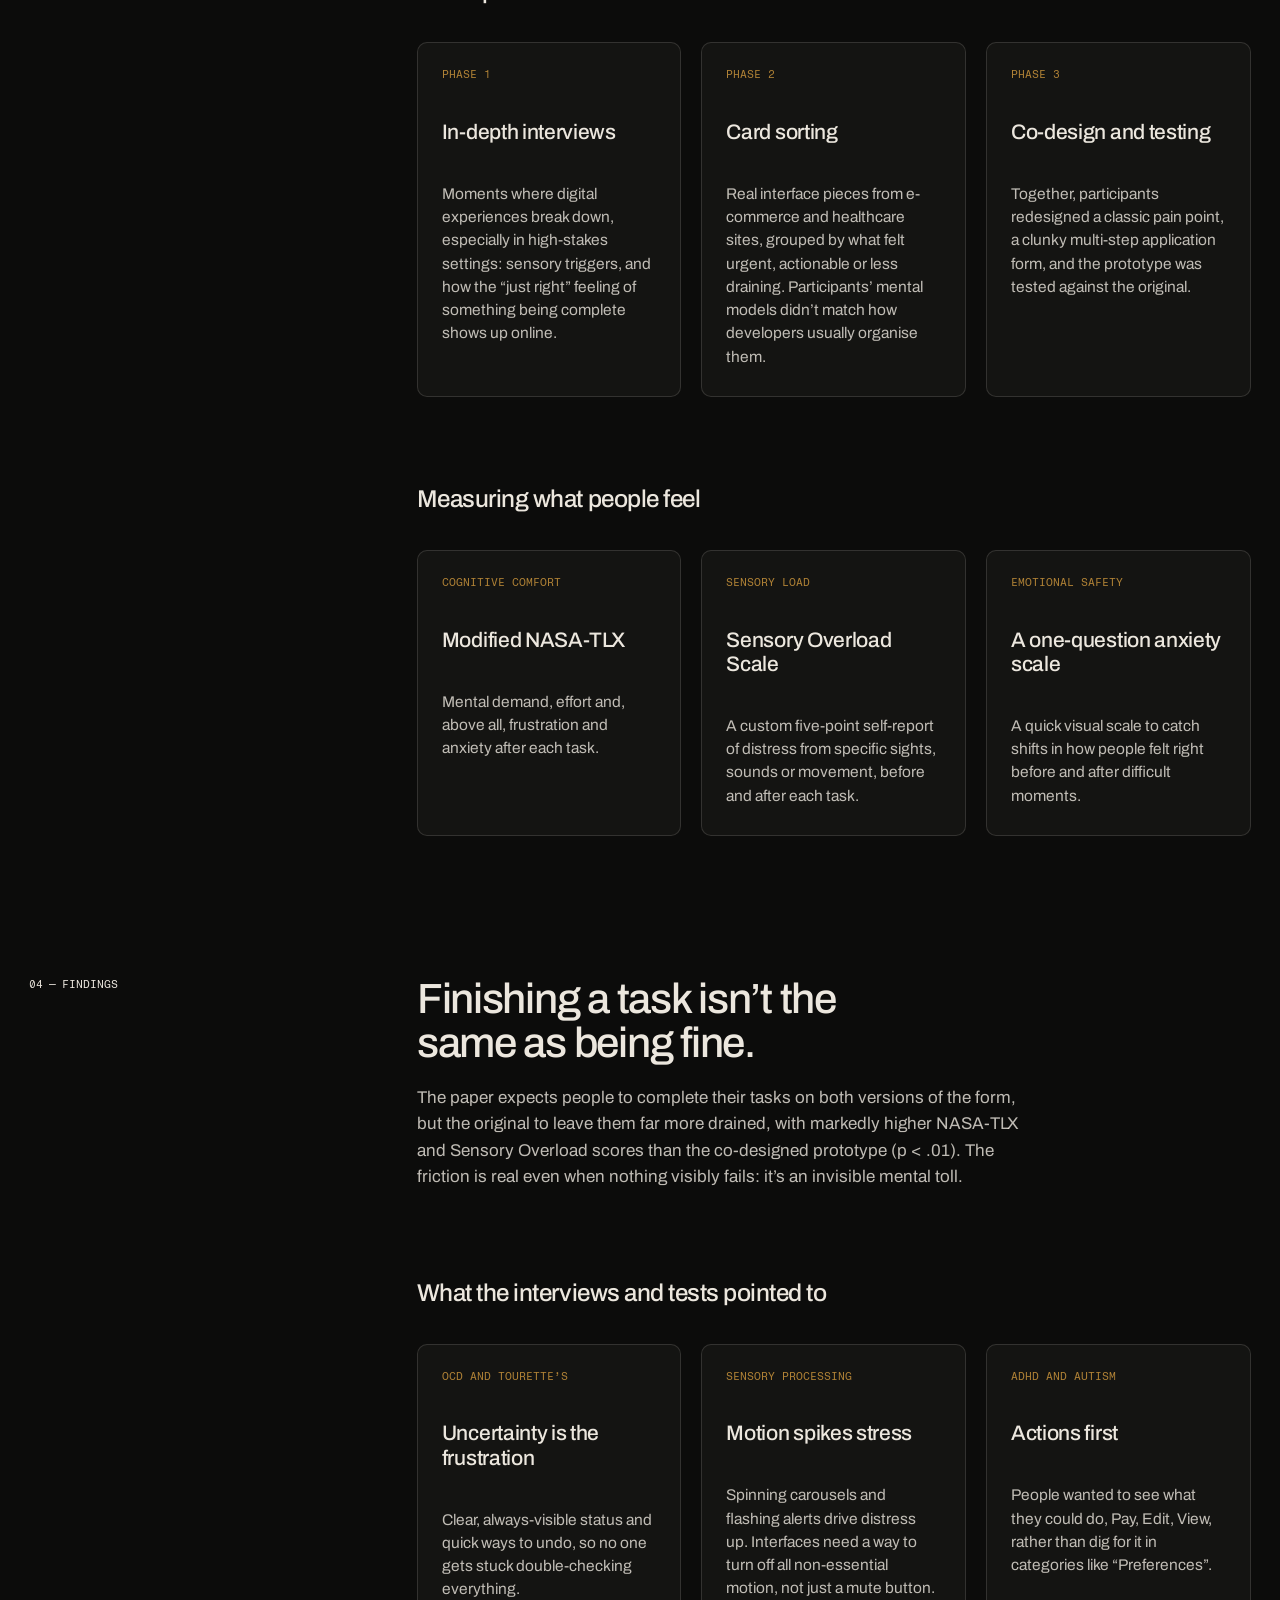
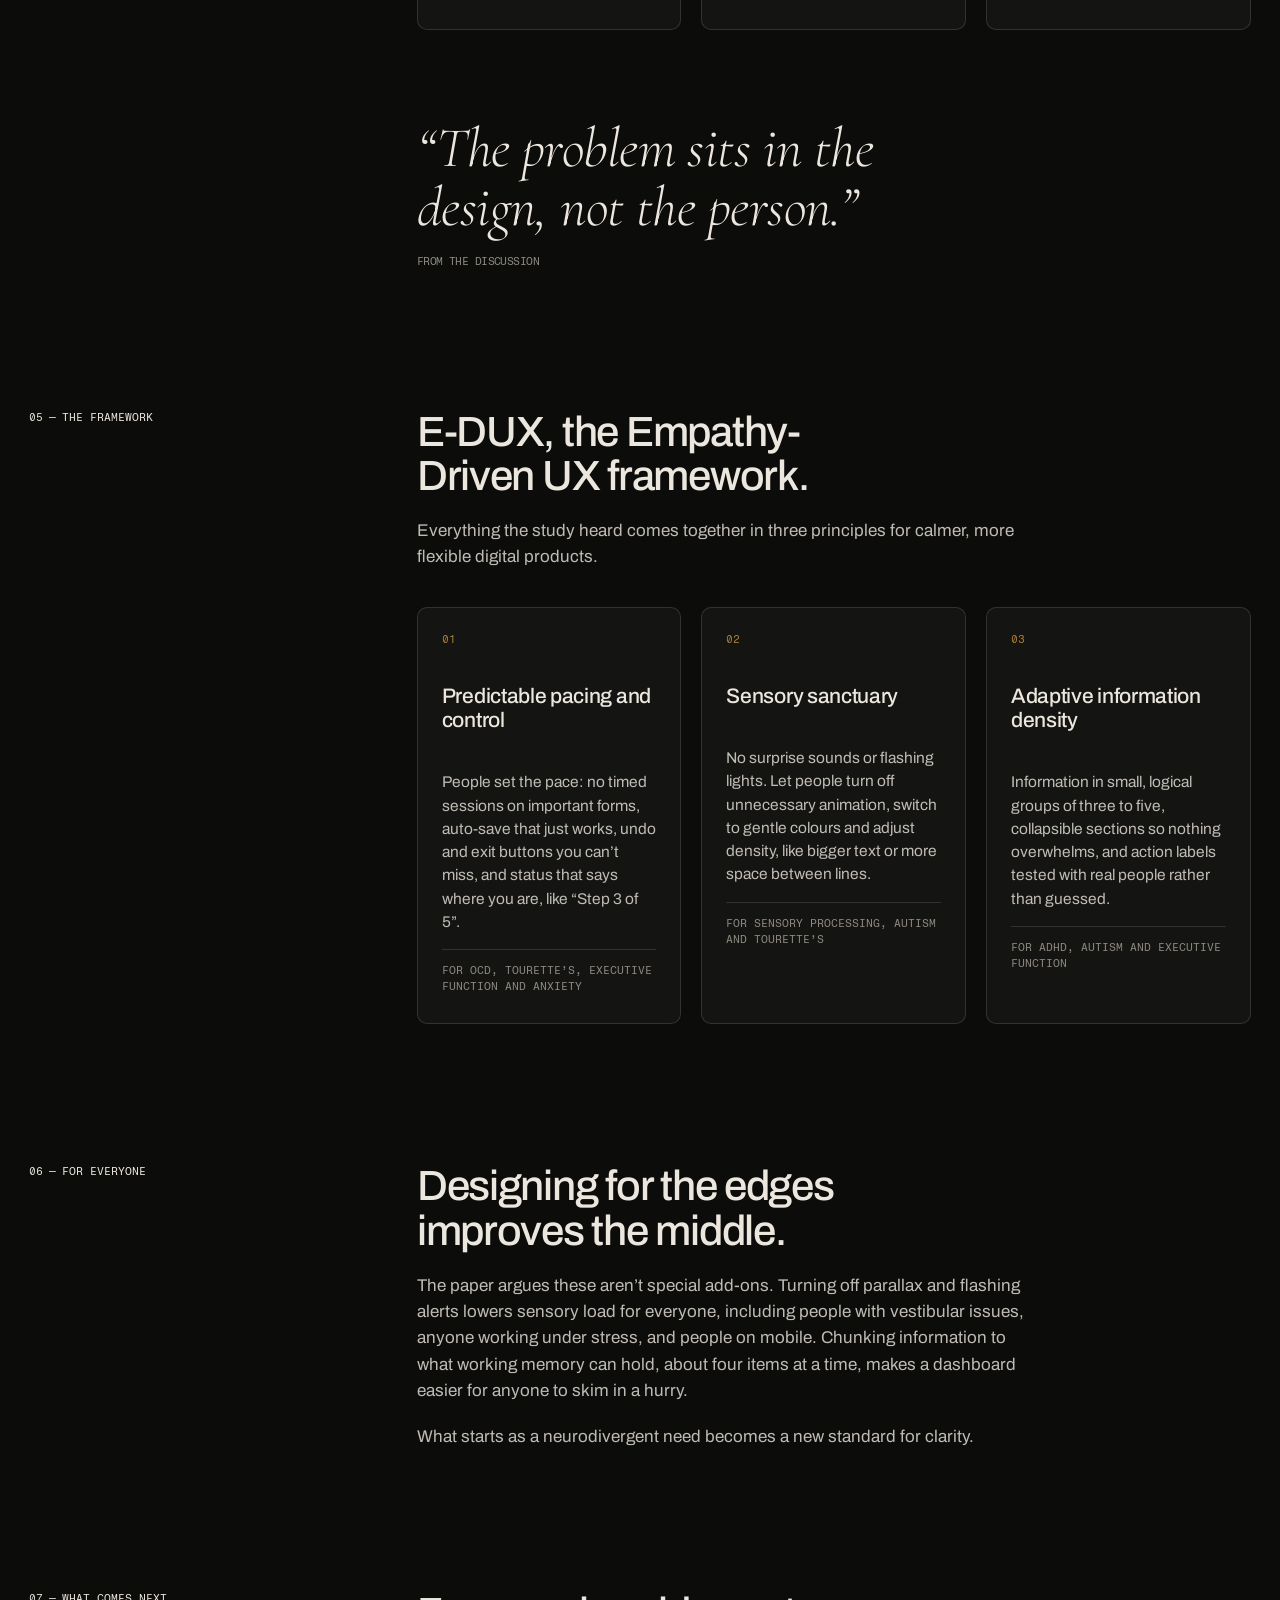
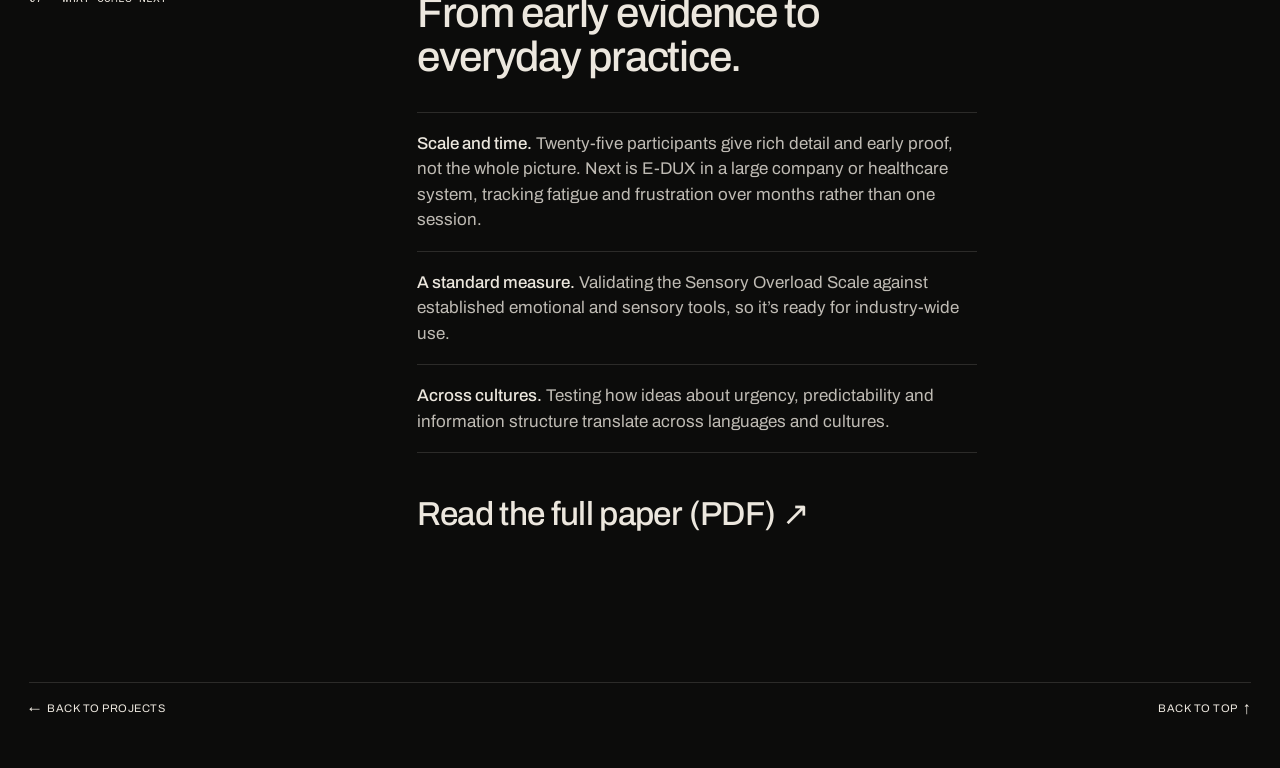
<file: _archive/case-studies-v1/inclusivity-index.html>
<!doctype html>
<html lang="en" class="page-case">
<head>
  <meta charset="utf-8">
  <meta name="viewport" content="width=device-width, initial-scale=1, viewport-fit=cover">
  <title>Redesigning Inclusivity | Harshita Prasad</title>
  <meta name="description" content="Redesigning Inclusivity: a research paper on neuroinclusive UX for adults with OCD, Tourette's, sensory processing differences and anxiety, and the E-DUX framework it proposes. By Harshita Prasad.">
  <meta name="theme-color" content="#0C0C0B">
  <link rel="icon" href="../../assets/img/favicon.svg" type="image/svg+xml">
  <link rel="preconnect" href="https://fonts.googleapis.com">
  <link rel="preconnect" href="https://fonts.gstatic.com" crossorigin>
  <link rel="stylesheet" href="https://fonts.googleapis.com/css2?family=Archivo:wght@400;500;600&family=Cormorant+Garamond:ital,wght@0,300;0,400;1,300;1,400&family=Fragment+Mono&display=swap">
  <link rel="stylesheet" href="../../assets/css/base.css?v=94">
  <link rel="stylesheet" href="../../assets/css/case.css?v=6">
  <script>document.documentElement.classList.add('js');</script>
</head>
<body>

  <header class="site-header micro">
    <a class="u" href="../../" data-nav>Harshita Prasad</a>
    <nav class="site-nav" aria-label="Primary">
      <a class="u" href="../#projects" aria-current="page">Work</a>
      <a class="u" href="../#about">About</a>
    </nav>
  </header>

  <!-- REDESIGNING INCLUSIVITY. A summary of the research paper, which is linked
       in full at the end (assets/docs/redesigning-inclusivity.pdf). Everything
       here follows the paper; its results section describes expected results,
       so this page does too. Role and methods in .case__meta are a best reading;
       change them if they're not right. -->
  <main class="case">

    <div class="case__head">
      <div>
        <p class="case__eyebrow mono" data-reveal style="--d:150">Research paper&ensp;·&ensp;Neuroinclusive UX</p>
        <h1 class="case__title" data-reveal style="--d:250; font-size: clamp(58px, 8.2vw, 132px)">Redesigning<br>Inclusivity</h1>
      </div>
      <p class="case__lede" data-reveal style="--d:450">How adults with OCD, Tourette’s, sensory processing differences and anxiety experience digital products, and a framework for designing calmer ones.</p>
    </div>

    <dl class="case__meta" data-reveal style="--d:600">
      <div><dt class="mono">Role</dt><dd>UX research</dd></div>
      <div><dt class="mono">Type</dt><dd>Research paper</dd></div>
      <div><dt class="mono">Year</dt><dd>2026</dd></div>
      <div><dt class="mono">Methods</dt><dd>Interviews, card sorting, co-design</dd></div>
    </dl>

    <figure class="shot shot--hero" data-reveal style="--d:750">
      <img src="../../assets/img/projects/inclusivity/hero.jpg" width="2000" height="1250" alt="Pages of the research paper “Redesigning Inclusivity” fanned out on a soft lilac background." fetchpriority="high">
      <figcaption class="mono">The paper, eight pages</figcaption>
    </figure>

    <!-- 01 -->
    <section class="block" data-view aria-labelledby="overview">
      <p class="block__label mono" data-reveal>01&ensp;—&ensp;Overview</p>
      <div class="block__body">
        <h2 id="overview" data-reveal style="--d:100">Inclusive design that looks past the usual two diagnoses.</h2>
        <p data-reveal style="--d:200">Most research on neuroinclusive UX centres on autism and ADHD, usually in education. This paper looks at the adults it tends to leave out, people with OCD, Tourette’s, sensory processing differences and the anxiety that often comes with them, and at the everyday, high-stakes places they meet friction: healthcare portals, work software and online checkouts.</p>
        <p data-reveal style="--d:280">It argues for an evidence-based approach led by empathy rather than a deficit model, and treats neurodiversity as a source of better design for everyone.</p>
        <div data-reveal style="--d:360">
          <ul class="chips" aria-label="Neurotypes">
            <li class="chip chip--on">Autism</li>
            <li class="chip chip--on">ADHD</li>
            <li class="chip chip--gap">OCD</li>
            <li class="chip chip--gap">Tourette’s</li>
            <li class="chip chip--gap">Dyspraxia</li>
            <li class="chip chip--gap">Sensory processing</li>
            <li class="chip chip--gap">Anxiety</li>
          </ul>
          <p class="chips-key mono"><span>Where most research looks</span><span class="is-gap">Who this paper centres</span></p>
        </div>
      </div>
    </section>

    <!-- 02 -->
    <section class="block" data-view aria-labelledby="gap">
      <p class="block__label mono" data-reveal>02&ensp;—&ensp;The gap</p>
      <div class="block__body">
        <h2 id="gap" data-reveal style="--d:100">Usable isn’t the same as comfortable.</h2>
        <ul class="points">
          <li data-reveal style="--d:200"><strong>A narrow focus.</strong> Guidelines built around attention and executive function miss needs like endless re-checking with OCD, or interfaces that punish accidental clicks with Tourette’s.</li>
          <li data-reveal style="--d:280"><strong>Compliance isn’t comfort.</strong> WCAG sets the baseline, but says nothing about whether an experience feels safe and calm to use. The question has to move from “is this usable?” to “is this comfortable and welcoming?”</li>
          <li data-reveal style="--d:360"><strong>Nothing measures sensory stress.</strong> Usability testing barely touches sensory or emotional comfort, so there’s no standard way to show that sensory-friendly design helps.</li>
        </ul>
      </div>
    </section>

    <!-- 03 -->
    <section class="block block--wide" data-view aria-labelledby="method">
      <p class="block__label mono" data-reveal>03&ensp;—&ensp;Method</p>
      <div class="block__body">
        <h2 id="method" data-reveal style="--d:100">Neurodivergent adults as co-designers, not test subjects.</h2>
        <p data-reveal style="--d:200">A mixed-methods study with formal IRB approval and emotional safety built in: decompression breaks were always there, and anyone could pause or leave an activity at any time, to avoid cognitive or sensory overload.</p>

        <div class="cards" data-reveal style="--d:280">
          <div class="card"><span class="card__big">25</span><p>adults, 18 and over</p></div>
          <div class="card"><span class="card__big">5</span><p>neurotypes: autism, ADHD, OCD, Tourette’s and sensory processing disorder</p></div>
          <div class="card"><span class="card__big">3</span><p>research phases, from listening to co-designing</p></div>
        </div>

        <article class="decision">
          <h3 data-reveal>Three phases</h3>
          <div class="cards" data-reveal style="--d:100">
            <div class="card">
              <span class="mono">Phase 1</span>
              <h4>In-depth interviews</h4>
              <p>Moments where digital experiences break down, especially in high-stakes settings: sensory triggers, and how the “just right” feeling of something being complete shows up online.</p>
            </div>
            <div class="card">
              <span class="mono">Phase 2</span>
              <h4>Card sorting</h4>
              <p>Real interface pieces from e-commerce and healthcare sites, grouped by what felt urgent, actionable or less draining. Participants’ mental models didn’t match how developers usually organise them.</p>
            </div>
            <div class="card">
              <span class="mono">Phase 3</span>
              <h4>Co-design and testing</h4>
              <p>Together, participants redesigned a classic pain point, a clunky multi-step application form, and the prototype was tested against the original.</p>
            </div>
          </div>
        </article>

        <article class="decision">
          <h3 data-reveal>Measuring what people feel</h3>
          <div class="cards" data-reveal style="--d:100">
            <div class="card">
              <span class="mono">Cognitive comfort</span>
              <h4>Modified NASA-TLX</h4>
              <p>Mental demand, effort and, above all, frustration and anxiety after each task.</p>
            </div>
            <div class="card">
              <span class="mono">Sensory load</span>
              <h4>Sensory Overload Scale</h4>
              <p>A custom five-point self-report of distress from specific sights, sounds or movement, before and after each task.</p>
            </div>
            <div class="card">
              <span class="mono">Emotional safety</span>
              <h4>A one-question anxiety scale</h4>
              <p>A quick visual scale to catch shifts in how people felt right before and after difficult moments.</p>
            </div>
          </div>
        </article>
      </div>
    </section>

    <!-- 04 -->
    <section class="block block--wide" data-view aria-labelledby="findings">
      <p class="block__label mono" data-reveal>04&ensp;—&ensp;Findings</p>
      <div class="block__body">
        <h2 id="findings" data-reveal style="--d:100">Finishing a task isn’t the same as being fine.</h2>
        <p data-reveal style="--d:200">The paper expects people to complete their tasks on both versions of the form, but the original to leave them far more drained, with markedly higher NASA-TLX and Sensory Overload scores than the co-designed prototype (p&nbsp;&lt;&nbsp;.01). The friction is real even when nothing visibly fails: it’s an invisible mental toll.</p>

        <article class="decision">
          <h3 data-reveal>What the interviews and tests pointed to</h3>
          <div class="cards" data-reveal style="--d:100">
            <div class="card">
              <span class="mono">OCD and Tourette’s</span>
              <h4>Uncertainty is the frustration</h4>
              <p>Clear, always-visible status and quick ways to undo, so no one gets stuck double-checking everything.</p>
            </div>
            <div class="card">
              <span class="mono">Sensory processing</span>
              <h4>Motion spikes stress</h4>
              <p>Spinning carousels and flashing alerts drive distress up. Interfaces need a way to turn off all non-essential motion, not just a mute button.</p>
            </div>
            <div class="card">
              <span class="mono">ADHD and autism</span>
              <h4>Actions first</h4>
              <p>People wanted to see what they could do, Pay, Edit, View, rather than dig for it in categories like “Preferences”.</p>
            </div>
          </div>
        </article>

        <blockquote class="quote" data-reveal>
          “The problem sits in the design, not the person.”
          <cite class="mono">From the discussion</cite>
        </blockquote>
      </div>
    </section>

    <!-- 05 -->
    <section class="block block--wide" data-view aria-labelledby="framework">
      <p class="block__label mono" data-reveal>05&ensp;—&ensp;The framework</p>
      <div class="block__body">
        <h2 id="framework" data-reveal style="--d:100">E&#8209;DUX, the Empathy-Driven UX framework.</h2>
        <p data-reveal style="--d:200">Everything the study heard comes together in three principles for calmer, more flexible digital products.</p>

        <div class="cards" data-reveal style="--d:280">
          <div class="card">
            <span class="mono">01</span>
            <h4>Predictable pacing and control</h4>
            <p>People set the pace: no timed sessions on important forms, auto-save that just works, undo and exit buttons you can’t miss, and status that says where you are, like “Step 3 of 5”.</p>
            <p class="card__who mono">For OCD, Tourette’s, executive function and anxiety</p>
          </div>
          <div class="card">
            <span class="mono">02</span>
            <h4>Sensory sanctuary</h4>
            <p>No surprise sounds or flashing lights. Let people turn off unnecessary animation, switch to gentle colours and adjust density, like bigger text or more space between lines.</p>
            <p class="card__who mono">For sensory processing, autism and Tourette’s</p>
          </div>
          <div class="card">
            <span class="mono">03</span>
            <h4>Adaptive information density</h4>
            <p>Information in small, logical groups of three to five, collapsible sections so nothing overwhelms, and action labels tested with real people rather than guessed.</p>
            <p class="card__who mono">For ADHD, autism and executive function</p>
          </div>
        </div>
      </div>
    </section>

    <!-- 06 -->
    <section class="block" data-view aria-labelledby="everyone">
      <p class="block__label mono" data-reveal>06&ensp;—&ensp;For everyone</p>
      <div class="block__body">
        <h2 id="everyone" data-reveal style="--d:100">Designing for the edges improves the middle.</h2>
        <p data-reveal style="--d:200">The paper argues these aren’t special add-ons. Turning off parallax and flashing alerts lowers sensory load for everyone, including people with vestibular issues, anyone working under stress, and people on mobile. Chunking information to what working memory can hold, about four items at a time, makes a dashboard easier for anyone to skim in a hurry.</p>
        <p data-reveal style="--d:280">What starts as a neurodivergent need becomes a new standard for clarity.</p>
      </div>
    </section>

    <!-- 07 -->
    <section class="block" data-view aria-labelledby="next">
      <p class="block__label mono" data-reveal>07&ensp;—&ensp;What comes next</p>
      <div class="block__body">
        <h2 id="next" data-reveal style="--d:100">From early evidence to everyday practice.</h2>
        <ul class="points">
          <li data-reveal style="--d:200"><strong>Scale and time.</strong> Twenty-five participants give rich detail and early proof, not the whole picture. Next is E&#8209;DUX in a large company or healthcare system, tracking fatigue and frustration over months rather than one session.</li>
          <li data-reveal style="--d:280"><strong>A standard measure.</strong> Validating the Sensory Overload Scale against established emotional and sensory tools, so it’s ready for industry-wide use.</li>
          <li data-reveal style="--d:360"><strong>Across cultures.</strong> Testing how ideas about urgency, predictability and information structure translate across languages and cultures.</li>
        </ul>
        <p class="case__live" data-reveal style="--d:300"><a class="u" href="../../assets/docs/redesigning-inclusivity.pdf" target="_blank" rel="noopener">Read the full paper&thinsp;(PDF)&thinsp;↗</a></p>
      </div>
    </section>

    <nav class="case__end micro" aria-label="Projects">
      <a class="u" href="../#projects">←&ensp;Back to projects</a>
      <a class="u" href="#top" data-top>Back to top&ensp;↑</a>
    </nav>
  </main>

  <script src="../../assets/js/site.js?v=91" defer></script>
  <script src="../../assets/js/page.js?v=92" defer></script>
  <script>
    // "Back to top"
    document.querySelector('[data-top]').addEventListener('click', (e) => { e.preventDefault(); scrollTo({ top: 0, behavior: 'smooth' }); });
  </script>
</body>
</html>
</file>
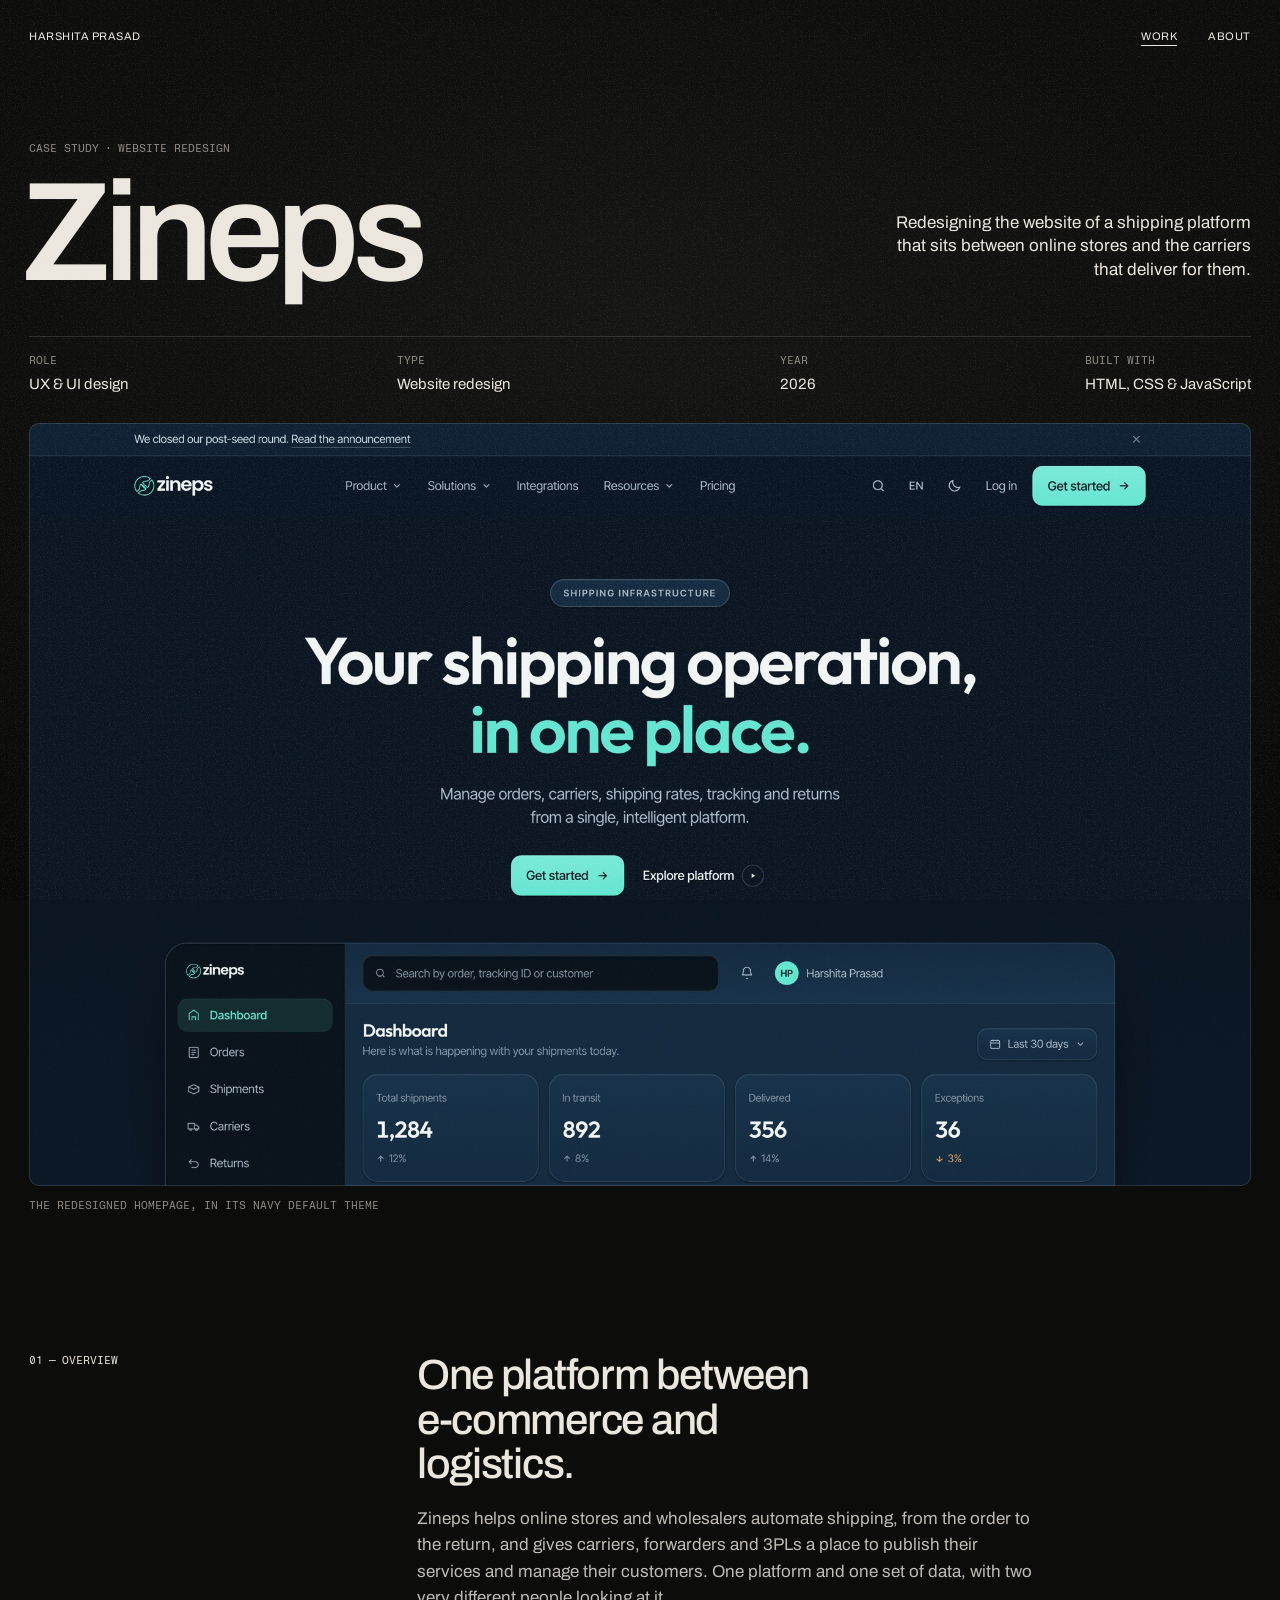
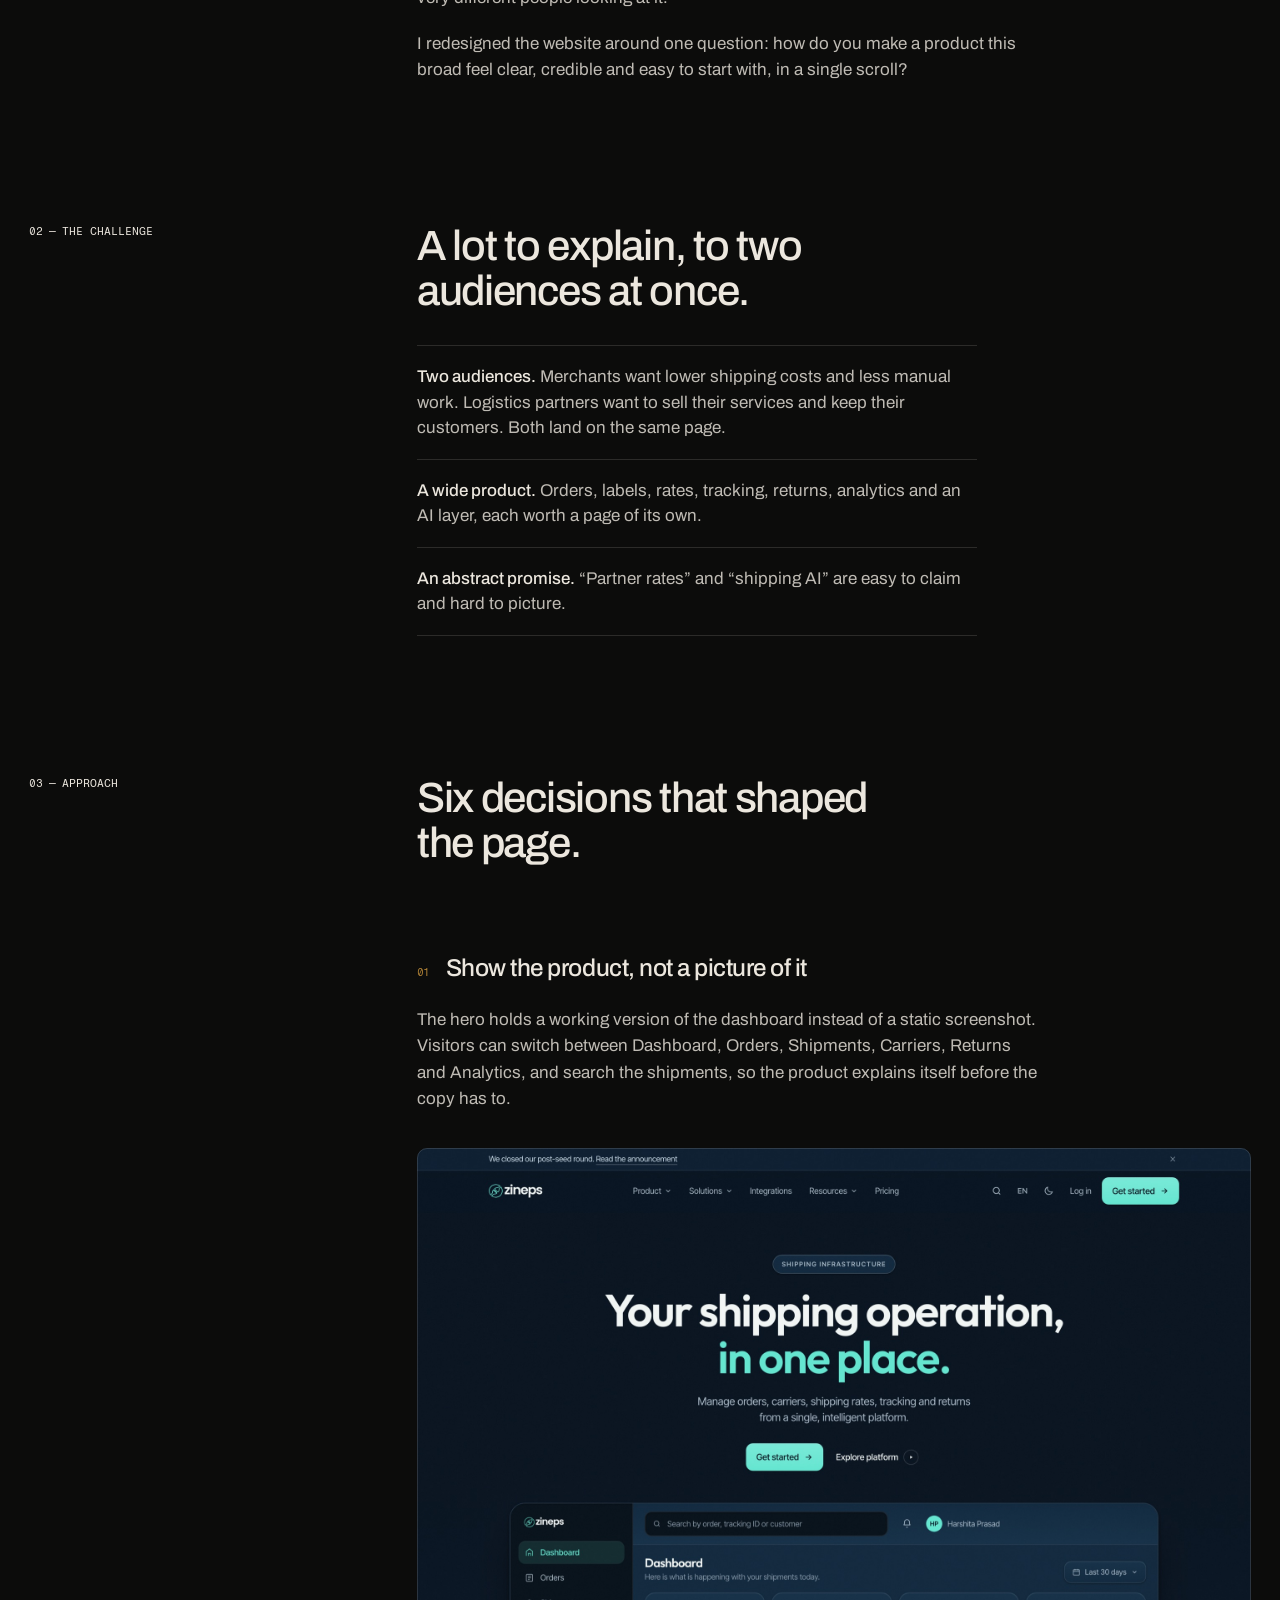
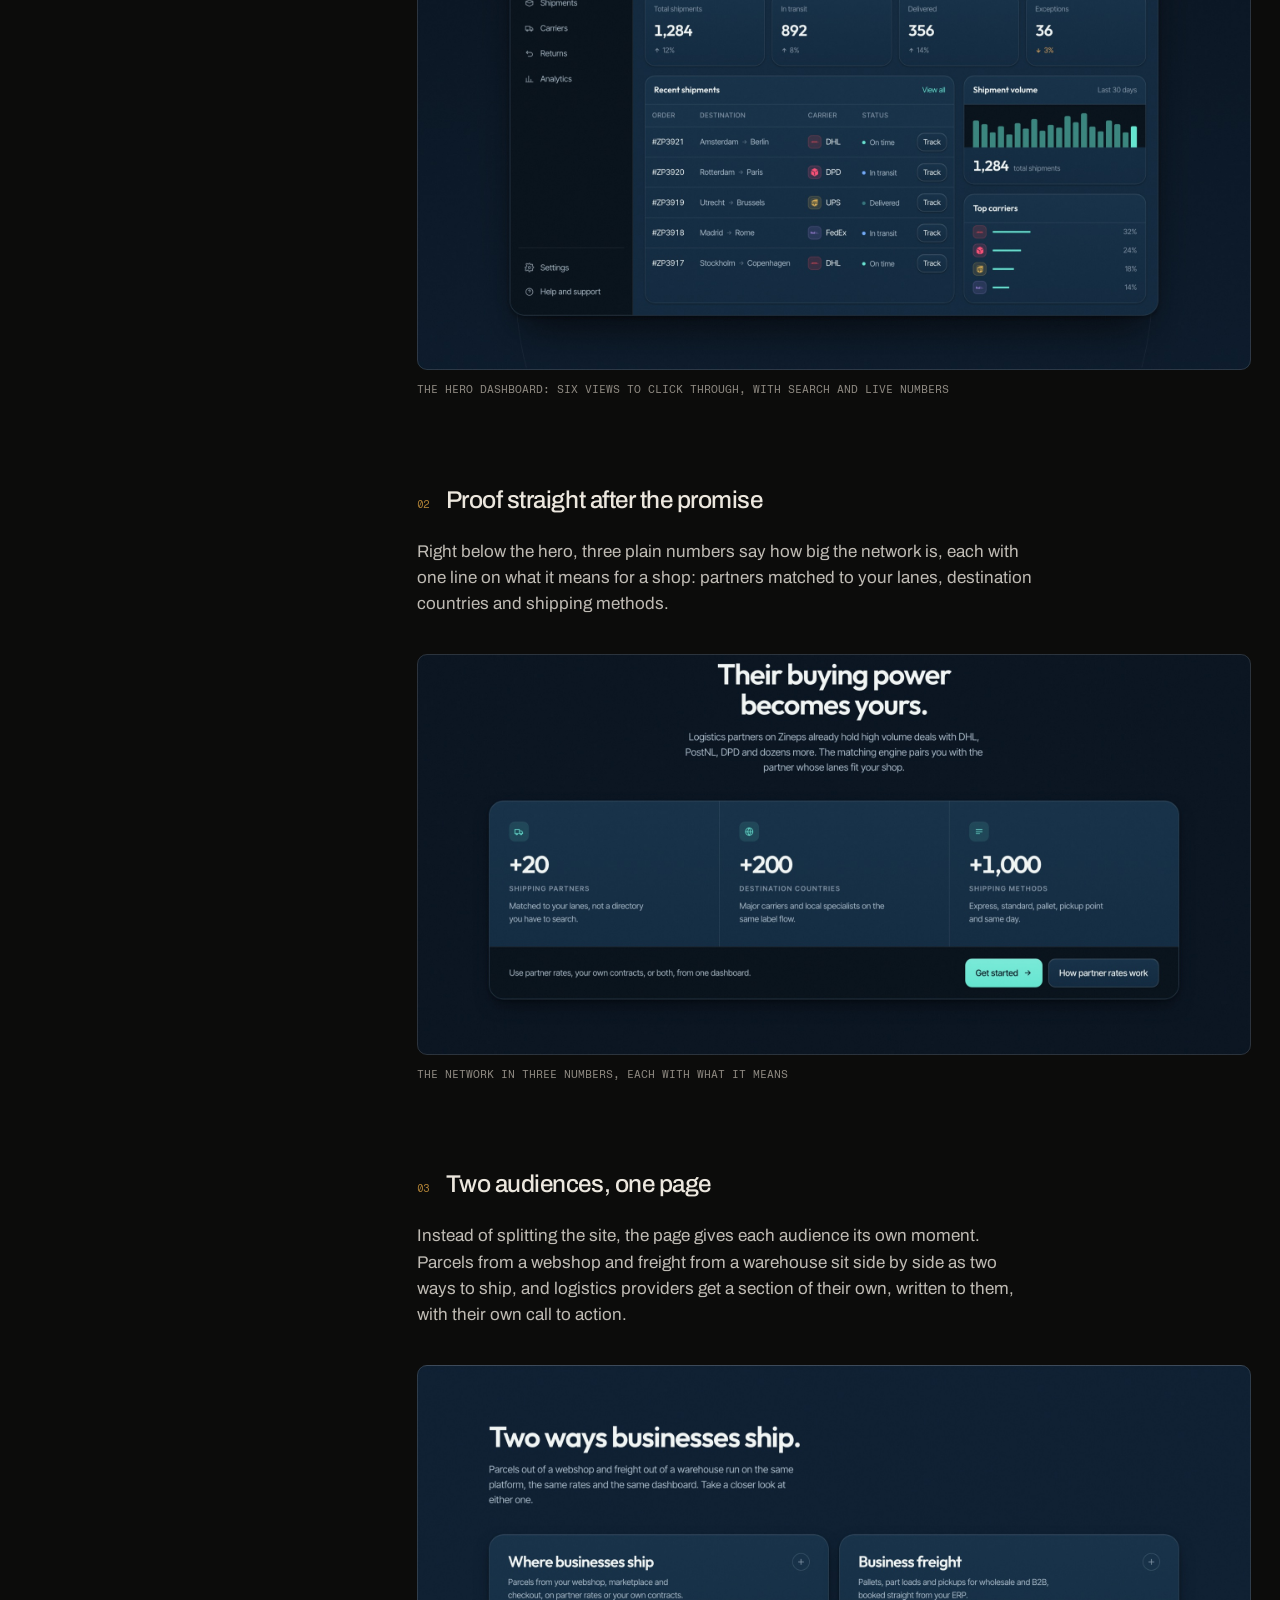
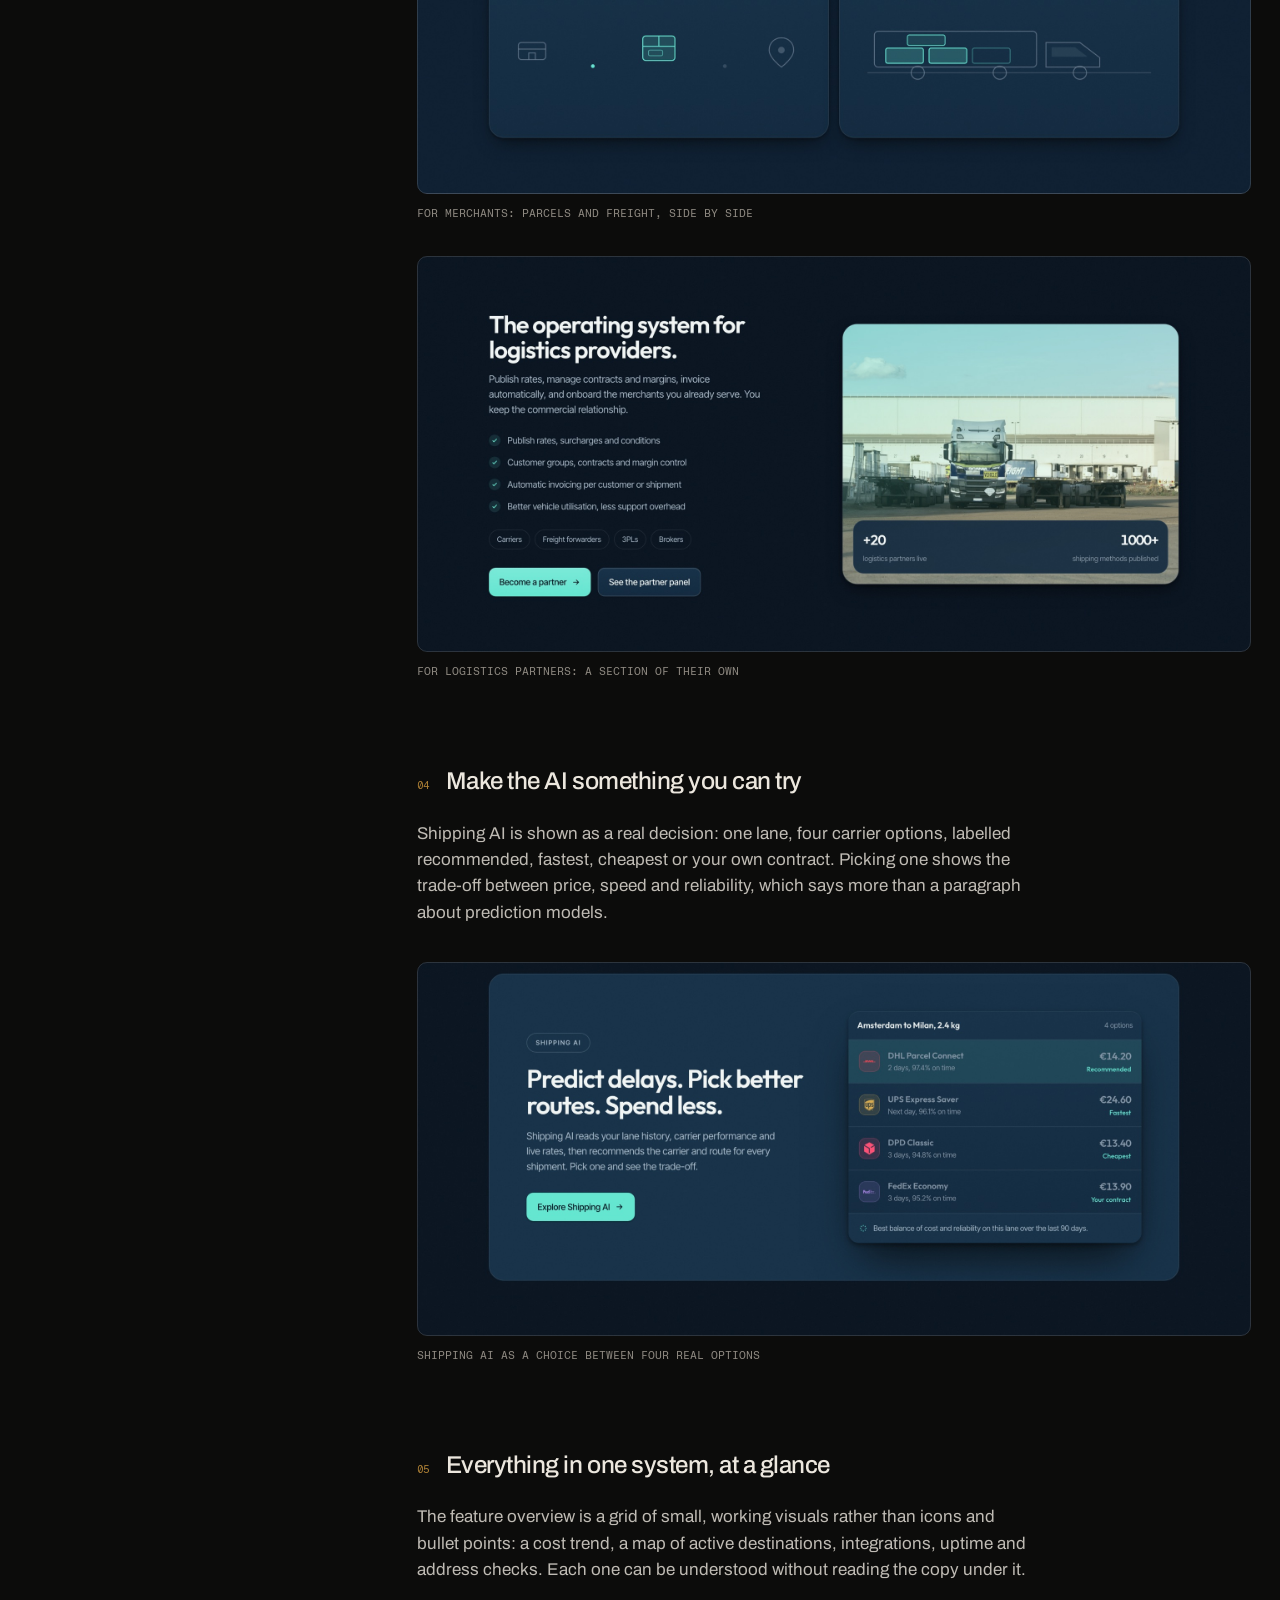
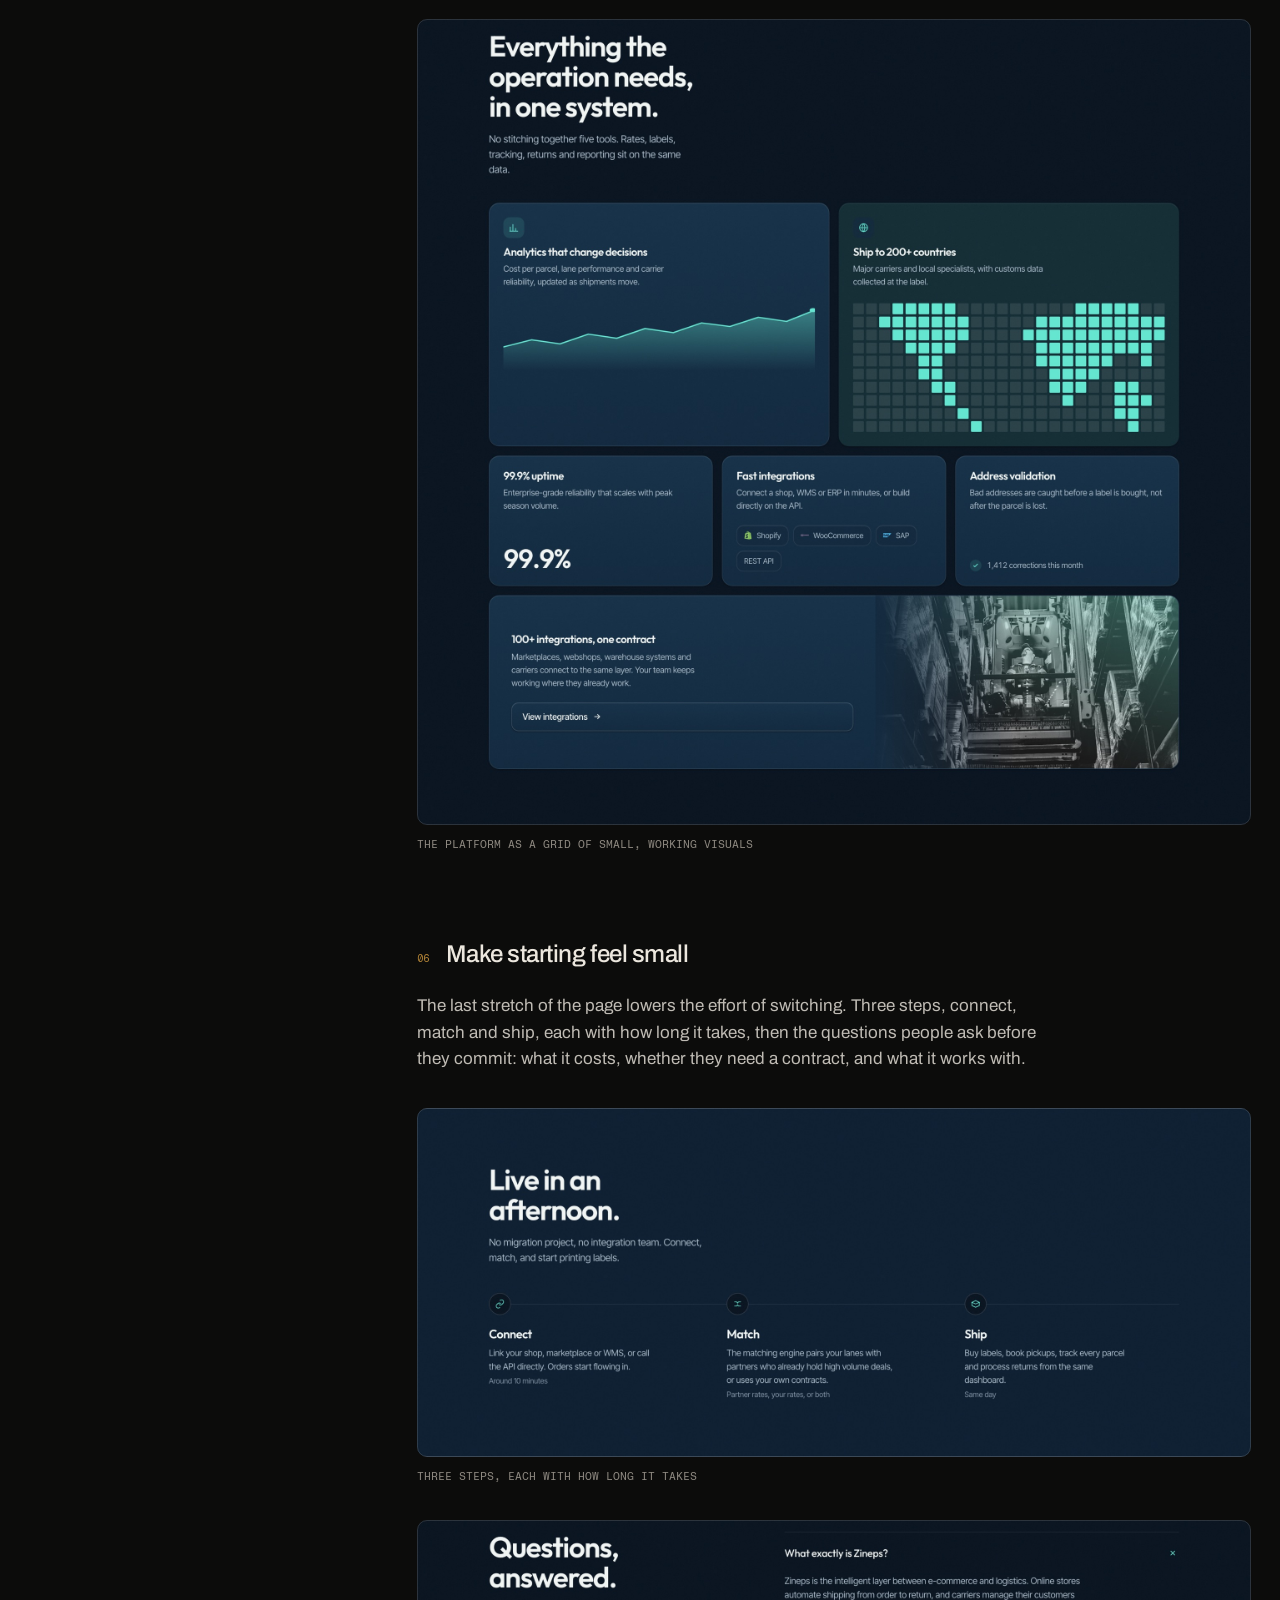
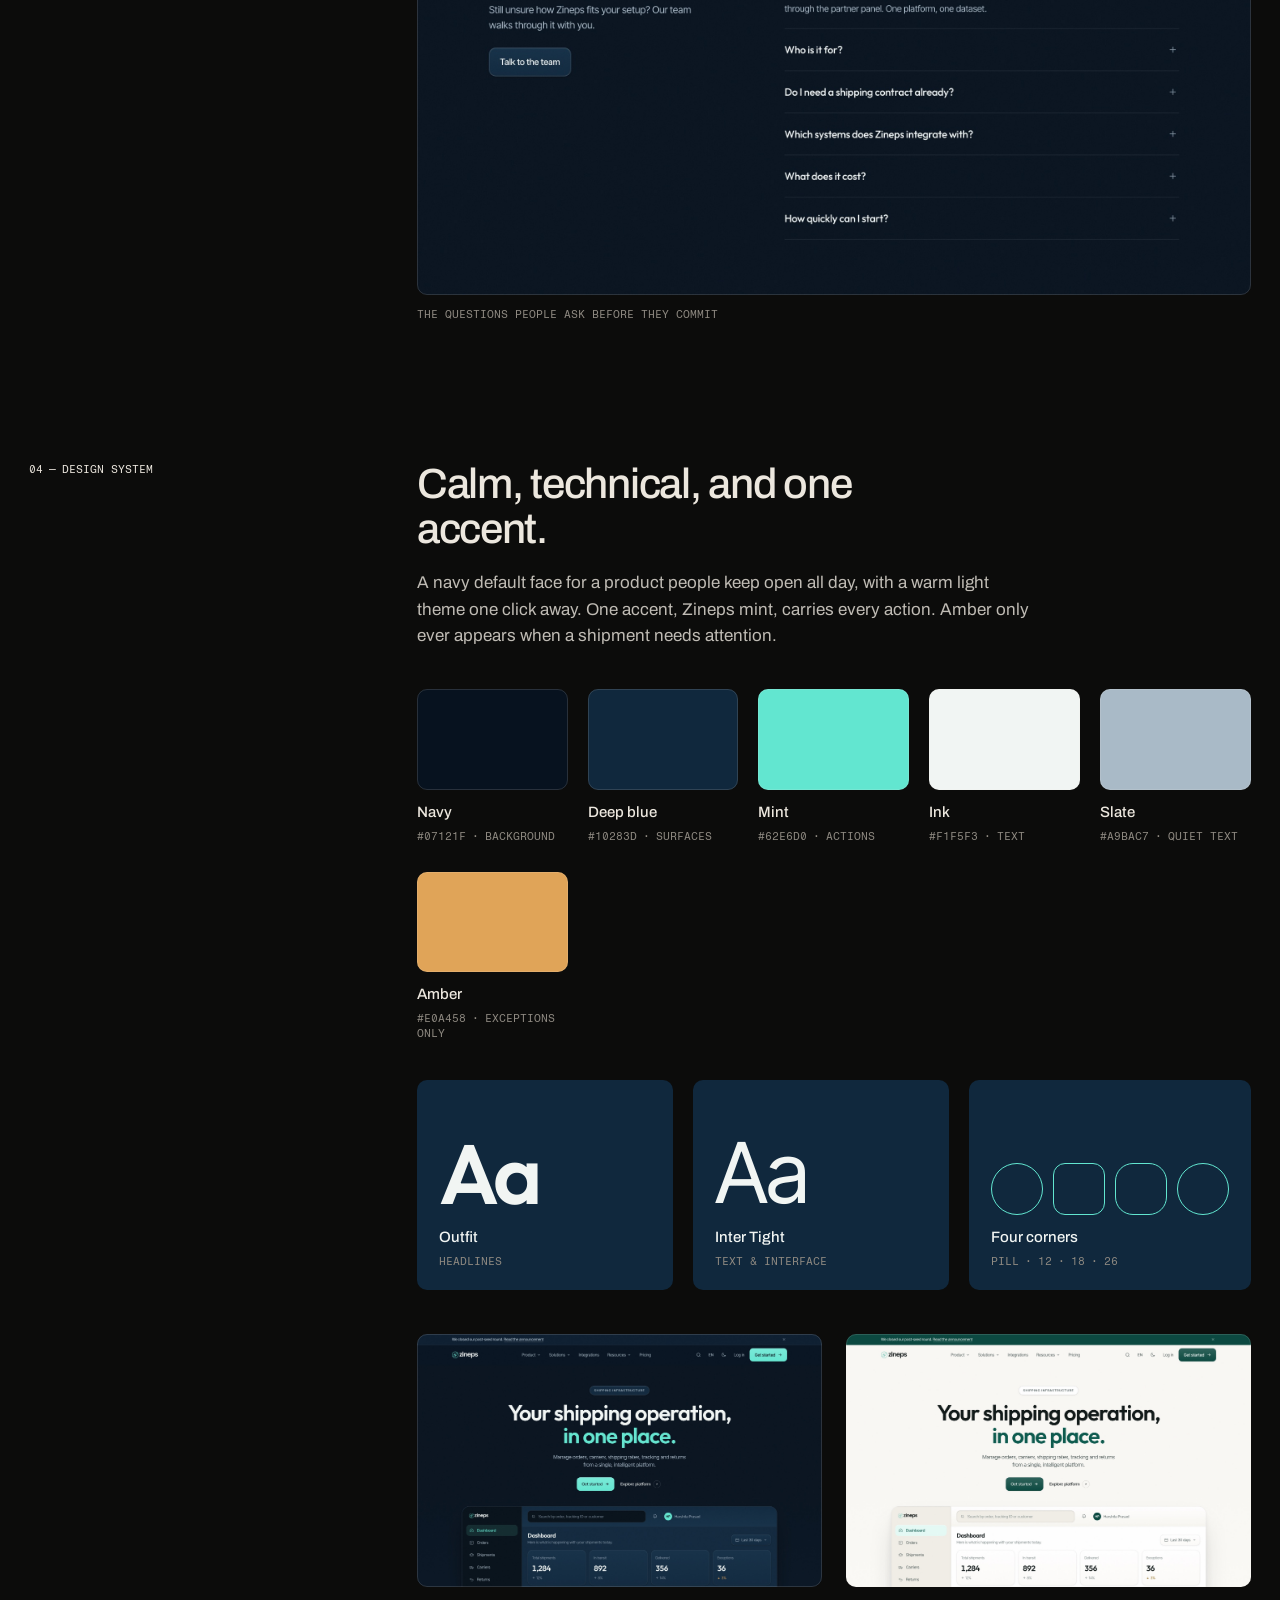
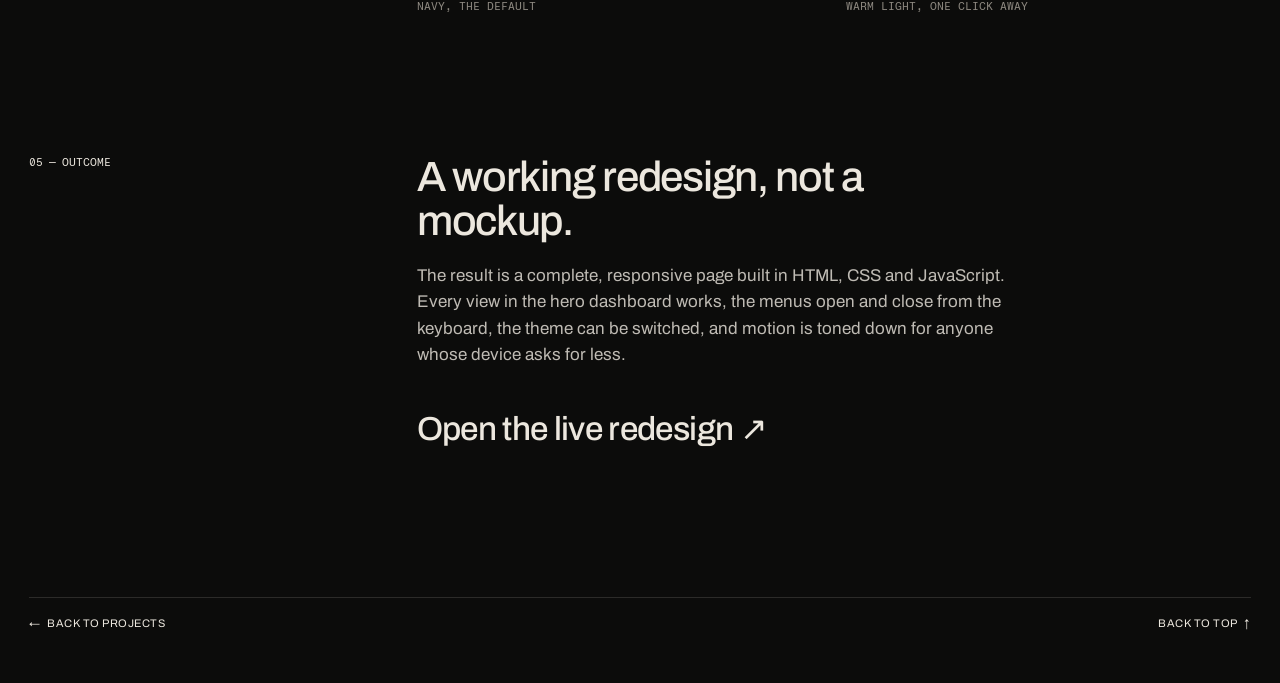
<file: _archive/case-studies-v1/zineps-index.html>
<!doctype html>
<html lang="en" class="page-case">
<head>
  <meta charset="utf-8">
  <meta name="viewport" content="width=device-width, initial-scale=1, viewport-fit=cover">
  <title>Zineps | Harshita Prasad</title>
  <meta name="description" content="Zineps: a website redesign for a shipping platform that sits between online stores and the carriers that deliver for them. A case study by Harshita Prasad.">
  <meta name="theme-color" content="#0C0C0B">
  <link rel="icon" href="../../assets/img/favicon.svg" type="image/svg+xml">
  <link rel="preconnect" href="https://fonts.googleapis.com">
  <link rel="preconnect" href="https://fonts.gstatic.com" crossorigin>
  <link rel="stylesheet" href="https://fonts.googleapis.com/css2?family=Archivo:wght@400;500;600&family=Cormorant+Garamond:ital,wght@0,300;0,400;1,300;1,400&family=Fragment+Mono&family=Inter+Tight:wght@400&family=Outfit:wght@600&display=swap">
  <link rel="stylesheet" href="../../assets/css/base.css?v=94">
  <link rel="stylesheet" href="../../assets/css/case.css?v=6">
  <script>document.documentElement.classList.add('js');</script>
</head>
<body>

  <header class="site-header micro">
    <a class="u" href="../../" data-nav>Harshita Prasad</a>
    <nav class="site-nav" aria-label="Primary">
      <a class="u" href="../#projects" aria-current="page">Work</a>
      <a class="u" href="../#about">About</a>
    </nav>
  </header>

  <!-- ZINEPS CASE STUDY. Every picture is a screenshot of the redesign itself,
       which lives in work/zineps/site/ (the "Open the live redesign" link).
       Role, type and year in .case__meta are a best reading of the project;
       change them if they're not right. -->
  <main class="case">

    <div class="case__head">
      <div>
        <p class="case__eyebrow mono" data-reveal style="--d:150">Case study&ensp;·&ensp;Website redesign</p>
        <h1 class="case__title" data-reveal style="--d:250">Zineps</h1>
      </div>
      <p class="case__lede" data-reveal style="--d:450">Redesigning the website of a shipping platform that sits between online stores and the carriers that deliver for them.</p>
    </div>

    <dl class="case__meta" data-reveal style="--d:600">
      <div><dt class="mono">Role</dt><dd>UX &amp; UI design</dd></div>
      <div><dt class="mono">Type</dt><dd>Website redesign</dd></div>
      <div><dt class="mono">Year</dt><dd>2026</dd></div>
      <div><dt class="mono">Built with</dt><dd>HTML, CSS &amp; JavaScript</dd></div>
    </dl>

    <figure class="shot shot--hero" data-reveal style="--d:750">
      <img src="../../assets/img/projects/zineps/hero.jpg" width="2000" height="1250" alt="The redesigned Zineps homepage: the headline “Your shipping operation, in one place.” over a navy background, with the product dashboard below it." fetchpriority="high">
      <figcaption class="mono">The redesigned homepage, in its navy default theme</figcaption>
    </figure>

    <!-- 01 -->
    <section class="block" data-view aria-labelledby="overview">
      <p class="block__label mono" data-reveal>01&ensp;—&ensp;Overview</p>
      <div class="block__body">
        <h2 id="overview" data-reveal style="--d:100">One platform between e&#8209;commerce and logistics.</h2>
        <p data-reveal style="--d:200">Zineps helps online stores and wholesalers automate shipping, from the order to the return, and gives carriers, forwarders and 3PLs a place to publish their services and manage their customers. One platform and one set of data, with two very different people looking at it.</p>
        <p data-reveal style="--d:280">I redesigned the website around one question: how do you make a product this broad feel clear, credible and easy to start with, in a single scroll?</p>
      </div>
    </section>

    <!-- 02 -->
    <section class="block" data-view aria-labelledby="challenge">
      <p class="block__label mono" data-reveal>02&ensp;—&ensp;The challenge</p>
      <div class="block__body">
        <h2 id="challenge" data-reveal style="--d:100">A lot to explain, to two audiences at once.</h2>
        <ul class="points">
          <li data-reveal style="--d:200"><strong>Two audiences.</strong> Merchants want lower shipping costs and less manual work. Logistics partners want to sell their services and keep their customers. Both land on the same page.</li>
          <li data-reveal style="--d:280"><strong>A wide product.</strong> Orders, labels, rates, tracking, returns, analytics and an AI layer, each worth a page of its own.</li>
          <li data-reveal style="--d:360"><strong>An abstract promise.</strong> “Partner rates” and “shipping AI” are easy to claim and hard to picture.</li>
        </ul>
      </div>
    </section>

    <!-- 03 -->
    <section class="block block--wide" data-view aria-labelledby="approach">
      <p class="block__label mono" data-reveal>03&ensp;—&ensp;Approach</p>
      <div class="block__body">
        <h2 id="approach" data-reveal style="--d:100">Six decisions that shaped the page.</h2>

        <article class="decision">
          <h3 data-reveal><span class="mono">01</span>Show the product, not a picture of it</h3>
          <p data-reveal style="--d:100">The hero holds a working version of the dashboard instead of a static screenshot. Visitors can switch between Dashboard, Orders, Shipments, Carriers, Returns and Analytics, and search the shipments, so the product explains itself before the copy has to.</p>
          <figure class="shot" data-reveal style="--d:200">
            <img src="../../assets/img/projects/zineps/product.jpg" width="2000" height="1972" loading="lazy" decoding="async" alt="The hero dashboard with a sidebar of six views, four shipment counters, a recent shipments table, a shipment volume chart and top carriers.">
            <figcaption class="mono">The hero dashboard: six views to click through, with search and live numbers</figcaption>
          </figure>
        </article>

        <article class="decision">
          <h3 data-reveal><span class="mono">02</span>Proof straight after the promise</h3>
          <p data-reveal style="--d:100">Right below the hero, three plain numbers say how big the network is, each with one line on what it means for a shop: partners matched to your lanes, destination countries and shipping methods.</p>
          <figure class="shot" data-reveal style="--d:200">
            <img src="../../assets/img/projects/zineps/proof.jpg" width="2000" height="962" loading="lazy" decoding="async" alt="The section “Their buying power becomes yours.” with three figures: shipping partners, destination countries and shipping methods.">
            <figcaption class="mono">The network in three numbers, each with what it means</figcaption>
          </figure>
        </article>

        <article class="decision">
          <h3 data-reveal><span class="mono">03</span>Two audiences, one page</h3>
          <p data-reveal style="--d:100">Instead of splitting the site, the page gives each audience its own moment. Parcels from a webshop and freight from a warehouse sit side by side as two ways to ship, and logistics providers get a section of their own, written to them, with their own call to action.</p>
          <figure class="shot" data-reveal style="--d:200">
            <img src="../../assets/img/projects/zineps/audiences.jpg" width="2000" height="1029" loading="lazy" decoding="async" alt="The section “Two ways businesses ship.” with two cards: parcels from a webshop, and business freight.">
            <figcaption class="mono">For merchants: parcels and freight, side by side</figcaption>
          </figure>
          <figure class="shot" data-reveal style="--d:200">
            <img src="../../assets/img/projects/zineps/partners.jpg" width="2000" height="950" loading="lazy" decoding="async" alt="The section “The operating system for logistics providers.” with a list of partner features and a photo of trucks at a depot.">
            <figcaption class="mono">For logistics partners: a section of their own</figcaption>
          </figure>
        </article>

        <article class="decision">
          <h3 data-reveal><span class="mono">04</span>Make the AI something you can try</h3>
          <p data-reveal style="--d:100">Shipping AI is shown as a real decision: one lane, four carrier options, labelled recommended, fastest, cheapest or your own contract. Picking one shows the trade-off between price, speed and reliability, which says more than a paragraph about prediction models.</p>
          <figure class="shot" data-reveal style="--d:200">
            <img src="../../assets/img/projects/zineps/ai.jpg" width="2000" height="897" loading="lazy" decoding="async" alt="The Shipping AI section: “Predict delays. Pick better routes. Spend less.” beside a list of four carrier options for Amsterdam to Milan, with prices and on-time rates.">
            <figcaption class="mono">Shipping AI as a choice between four real options</figcaption>
          </figure>
        </article>

        <article class="decision">
          <h3 data-reveal><span class="mono">05</span>Everything in one system, at a glance</h3>
          <p data-reveal style="--d:100">The feature overview is a grid of small, working visuals rather than icons and bullet points: a cost trend, a map of active destinations, integrations, uptime and address checks. Each one can be understood without reading the copy under it.</p>
          <figure class="shot" data-reveal style="--d:200">
            <img src="../../assets/img/projects/zineps/platform.jpg" width="2000" height="1932" loading="lazy" decoding="async" alt="A grid of feature cards: analytics with a trend line, a dot map of 200+ countries, 99.9% uptime, integrations, address validation and 100+ integrations.">
            <figcaption class="mono">The platform as a grid of small, working visuals</figcaption>
          </figure>
        </article>

        <article class="decision">
          <h3 data-reveal><span class="mono">06</span>Make starting feel small</h3>
          <p data-reveal style="--d:100">The last stretch of the page lowers the effort of switching. Three steps, connect, match and ship, each with how long it takes, then the questions people ask before they commit: what it costs, whether they need a contract, and what it works with.</p>
          <figure class="shot" data-reveal style="--d:200">
            <img src="../../assets/img/projects/zineps/how.jpg" width="2000" height="837" loading="lazy" decoding="async" alt="The section “Live in an afternoon.” with three steps: connect, match and ship.">
            <figcaption class="mono">Three steps, each with how long it takes</figcaption>
          </figure>
          <figure class="shot" data-reveal style="--d:200">
            <img src="../../assets/img/projects/zineps/faq.jpg" width="2000" height="900" loading="lazy" decoding="async" alt="The questions section, with answers to what Zineps is, who it is for, contracts, integrations, cost and how quickly you can start.">
            <figcaption class="mono">The questions people ask before they commit</figcaption>
          </figure>
        </article>
      </div>
    </section>

    <!-- 04 -->
    <section class="block block--wide" data-view aria-labelledby="system">
      <p class="block__label mono" data-reveal>04&ensp;—&ensp;Design system</p>
      <div class="block__body">
        <h2 id="system" data-reveal style="--d:100">Calm, technical, and one accent.</h2>
        <p data-reveal style="--d:200">A navy default face for a product people keep open all day, with a warm light theme one click away. One accent, Zineps mint, carries every action. Amber only ever appears when a shipment needs attention.</p>

        <ul class="swatches" data-reveal style="--d:250">
          <li style="--c:#07121F"><span class="swatch"></span><b>Navy</b><span class="mono">#07121F&ensp;·&ensp;Background</span></li>
          <li style="--c:#10283D"><span class="swatch"></span><b>Deep blue</b><span class="mono">#10283D&ensp;·&ensp;Surfaces</span></li>
          <li style="--c:#62E6D0"><span class="swatch"></span><b>Mint</b><span class="mono">#62E6D0&ensp;·&ensp;Actions</span></li>
          <li style="--c:#F1F5F3"><span class="swatch"></span><b>Ink</b><span class="mono">#F1F5F3&ensp;·&ensp;Text</span></li>
          <li style="--c:#A9BAC7"><span class="swatch"></span><b>Slate</b><span class="mono">#A9BAC7&ensp;·&ensp;Quiet text</span></li>
          <li style="--c:#E0A458"><span class="swatch"></span><b>Amber</b><span class="mono">#E0A458&ensp;·&ensp;Exceptions only</span></li>
        </ul>

        <div class="specimens" data-reveal style="--d:300">
          <div class="specimen specimen--outfit">
            <span class="specimen__aa" aria-hidden="true">Aa</span>
            <b>Outfit</b><span class="mono">Headlines</span>
          </div>
          <div class="specimen specimen--inter">
            <span class="specimen__aa" aria-hidden="true">Aa</span>
            <b>Inter Tight</b><span class="mono">Text &amp; interface</span>
          </div>
          <div class="specimen specimen--radii">
            <span class="radii" aria-hidden="true"><i style="--r:999px"></i><i style="--r:12px"></i><i style="--r:18px"></i><i style="--r:26px"></i></span>
            <b>Four corners</b><span class="mono">Pill&ensp;·&ensp;12&ensp;·&ensp;18&ensp;·&ensp;26</span>
          </div>
        </div>

        <div class="shot-pair">
          <figure class="shot" data-reveal style="--d:200">
            <img src="../../assets/img/projects/zineps/hero.jpg" width="2000" height="1250" loading="lazy" decoding="async" alt="The homepage in the navy theme.">
            <figcaption class="mono">Navy, the default</figcaption>
          </figure>
          <figure class="shot" data-reveal style="--d:300">
            <img src="../../assets/img/projects/zineps/light.jpg" width="2000" height="1250" loading="lazy" decoding="async" alt="The same homepage in the warm light theme, with a deep forest green accent.">
            <figcaption class="mono">Warm light, one click away</figcaption>
          </figure>
        </div>
      </div>
    </section>

    <!-- 05 -->
    <section class="block" data-view aria-labelledby="outcome">
      <p class="block__label mono" data-reveal>05&ensp;—&ensp;Outcome</p>
      <div class="block__body">
        <h2 id="outcome" data-reveal style="--d:100">A working redesign, not a mockup.</h2>
        <p data-reveal style="--d:200">The result is a complete, responsive page built in HTML, CSS and JavaScript. Every view in the hero dashboard works, the menus open and close from the keyboard, the theme can be switched, and motion is toned down for anyone whose device asks for less.</p>
        <p class="case__live" data-reveal style="--d:300"><a class="u" href="site/" target="_blank" rel="noopener">Open the live redesign&thinsp;↗</a></p>
      </div>
    </section>

    <nav class="case__end micro" aria-label="Projects">
      <a class="u" href="../#projects">←&ensp;Back to projects</a>
      <a class="u" href="#top" data-top>Back to top&ensp;↑</a>
    </nav>
  </main>

  <script src="../../assets/js/site.js?v=91" defer></script>
  <script src="../../assets/js/page.js?v=92" defer></script>
  <script>
    // "Back to top"
    document.querySelector('[data-top]').addEventListener('click', (e) => { e.preventDefault(); scrollTo({ top: 0, behavior: 'smooth' }); });
  </script>
</body>
</html>
</file>
<file: assets/css/base.css>
/* ==========================================================================
   Base: tokens, reset, micro type, header/nav, grain, star cursor, entrances.
   Shared by every page (Home, Work, About).

   Every page is the same dark room: near-black, warm light type, film grain
   and a soft lamp that follows the pointer. One serif for display, one
   grotesk for the small print, and a single ochre accent taken from the star
   in the portrait.
   ========================================================================== */

:root {
  --ink: #0C0C0B;            /* the room */
  --bone: #ECE7DE;           /* type */
  --ash: #8E8981;            /* quiet type */
  --ochre: #B08236;          /* the one accent */

  --font-serif: "Cormorant Garamond", "Cormorant", Garamond, "Times New Roman", serif;
  --font-sans: "Archivo", "Helvetica Neue", Helvetica, Arial, sans-serif;

  --pad: clamp(16px, 2.3vw, 34px);
  --ease: cubic-bezier(.16, 1, .3, 1);
  --vh: 1vh;

  --bg: var(--ink);
  --fg: var(--bone);
  --fg-2: var(--ash);

  color-scheme: dark;
}
@supports (height: 1dvh) {
  :root { --vh: 1dvh; }
}

*, *::before, *::after { box-sizing: border-box; }

html, body { margin: 0; }
html { scroll-behavior: smooth; }

body {
  min-height: calc(var(--vh) * 100);
  background-color: var(--bg);
  /* barely-there vignette: the middle is a touch lighter than the edges */
  background-image: radial-gradient(120% 90% at 50% 34%, #151514 0%, var(--ink) 58%, #070706 100%);
  background-attachment: fixed;
  color: var(--fg);
  font-family: var(--font-sans);
  font-size: 14px;
  line-height: 1.4;
  -webkit-font-smoothing: antialiased;
  -moz-osx-font-smoothing: grayscale;
  text-rendering: optimizeLegibility;
}

a { color: inherit; text-decoration: none; }
p, figure, h1, h2, ul, ol, dl, dd { margin: 0; }
ul, ol { padding: 0; list-style: none; }
img { display: block; max-width: 100%; }

::selection { background: var(--fg); color: var(--bg); }
:focus-visible { outline: 1px solid currentColor; outline-offset: 5px; }

.sr-only {
  position: absolute !important;
  width: 1px; height: 1px;
  margin: -1px; padding: 0;
  overflow: hidden;
  clip: rect(0 0 0 0);
  white-space: nowrap;
  border: 0;
}

/* ---------- Small print: the uppercase grotesk used in every corner ---------- */

.micro {
  font-family: var(--font-sans);
  font-size: clamp(11px, .8vw, 12.5px);
  font-weight: 400;
  line-height: 1.3;
  letter-spacing: .045em;
  text-transform: uppercase;
}
.micro--quiet { color: var(--fg-2); }

/* underline that draws in from the left on hover */
.u {
  position: relative;
  display: inline-block;
}
.u::after {
  content: "";
  position: absolute;
  left: 0; right: 0; bottom: -2px;
  height: 1px;
  background: currentColor;
  transform: scaleX(0);
  transform-origin: right center;
  transition: transform .6s var(--ease);
}
.u:hover::after,
.u:focus-visible::after,
.u[aria-current="page"]::after {
  transform: scaleX(1);
  transform-origin: left center;
}

/* ---------- Header ---------- */

.site-header {
  position: fixed;
  top: 0; left: 0; right: 0;
  z-index: 30;
  display: flex;
  align-items: flex-start;
  justify-content: space-between;
  padding: var(--pad);
  pointer-events: none;
}
.site-header > * { pointer-events: auto; }
/* once something scrolls under the header, fade it into the dark there */
.site-header::before {
  content: "";
  position: absolute;
  inset: 0 0 -24px;
  z-index: -1;
  background: linear-gradient(var(--ink) 35%, rgba(12, 12, 11, 0));
  pointer-events: none;
  opacity: 0;
  transition: opacity .4s ease;
}
.is-scrolled .site-header::before { opacity: 1; }

.site-nav {
  display: flex;
  gap: clamp(18px, 2.4vw, 40px);
  margin-left: auto;
}

/* ---------- Grain: fixed, non-interactive, never repaints on scroll ---------- */

body::after {
  content: "";
  position: fixed;
  inset: 0;
  z-index: 40;
  pointer-events: none;
  opacity: .5;
  background-image: url("data:image/svg+xml;utf8,<svg xmlns='http://www.w3.org/2000/svg' width='220' height='220'><filter id='n'><feTurbulence type='fractalNoise' baseFrequency='.85' numOctaves='3' stitchTiles='stitch'/><feColorMatrix values='0 0 0 0 1  0 0 0 0 1  0 0 0 0 1  0 0 0 .32 -.15'/></filter><rect width='100%' height='100%' filter='url(%23n)'/></svg>");
}

/* ---------- Lamp: a soft pool of light that trails the pointer (site.js) ---------- */

.lamp {
  position: fixed;
  inset: 0;
  z-index: 35;
  pointer-events: none;
  opacity: 0;
  mix-blend-mode: screen;
  background: radial-gradient(circle 34vmax at var(--mx, 50%) var(--my, 38%),
              rgba(236, 231, 222, .07), rgba(236, 231, 222, .02) 45%, transparent 70%);
  transition: opacity 1.8s ease;
}
.lamp.is-lit { opacity: 1; }

/* ---------- Star cursor (fine pointers only; added by site.js) ---------- */

.has-cursor, .has-cursor * { cursor: none !important; }

.cursor {
  position: fixed;
  left: 0; top: 0;
  z-index: 100;
  pointer-events: none;
  color: #fff;
  mix-blend-mode: difference;
  opacity: 0;
  transition: opacity .3s ease;
  will-change: transform;
}
.cursor.is-visible { opacity: 1; }

.cursor__magnet {
  position: absolute;
  left: 0; top: 0;
  transition: transform .28s var(--ease);
}
.cursor__star {
  position: absolute;
  left: -7.5px; top: -7.5px;
  width: 15px; height: 15px;
  transition: transform .4s var(--ease);
}
.cursor__star svg { display: block; width: 100%; height: 100%; overflow: visible; }
.cursor__star polygon { fill: currentColor; }
.cursor[data-state="link"] .cursor__star { transform: scale(1.5) rotate(36deg); }

/* ---------- Entrances: things surface slowly, as if out of the dark ---------- */

.js [data-reveal] {
  opacity: 0;
  filter: blur(8px);
  transform: translateY(.18em);
}
.js .is-ready [data-reveal],
.js.is-ready [data-reveal] {
  opacity: 1;
  filter: blur(0);
  transform: none;
  transition:
    opacity 1.4s var(--ease) calc(var(--d, 0) * 1ms),
    filter 1.6s var(--ease) calc(var(--d, 0) * 1ms),
    transform 1.6s var(--ease) calc(var(--d, 0) * 1ms);
}

/* inside a [data-view] section, things wait until the section scrolls into view (page.js) */
html.js [data-view]:not(.is-in) [data-reveal] {
  opacity: 0;
  filter: blur(8px);
  transition: none;
}

/* ---------- Page transitions (cross-document View Transitions) ---------- */

@view-transition { navigation: auto; }
::view-transition-old(root),
::view-transition-new(root) { animation-duration: .6s; }

@media (prefers-reduced-motion: reduce) {
  @view-transition { navigation: none; }
  html { scroll-behavior: auto; }
  html.js [data-view]:not(.is-in) [data-reveal] { opacity: 1; filter: none; }
  .js [data-reveal] { opacity: 1; filter: none; transform: none; transition: none !important; }
  .cursor__star, .cursor__magnet { transition: none; }
}
</file>
<file: assets/css/home.css>
/* ==========================================================================
   Home: the black cover.
   "welcome to my / portfolio" in the serif, the small print in three corners,
   and a lot of dark in between.
   ========================================================================== */

.cover {
  position: relative;
  display: grid;
  grid-template-rows: 1fr auto;
  min-height: calc(var(--vh) * 100);
  padding: var(--pad);
  padding-bottom: max(var(--pad), calc(var(--vh) * 6));
  overflow: hidden;
}

/* ---------- Title ----------
   Centred in the page. When the game starts (html.is-game) it is drawn up
   to --title-top, near the top, and slides back down when the game stops. */

.cover__title {
  --title-top: calc(var(--pad) + var(--vh) * 4);
  position: absolute;
  left: var(--pad);
  right: var(--pad);
  top: 50%;
  transform: translateY(-50%);
  display: flex;
  flex-direction: column;
  align-items: center;
  font-family: var(--font-serif);
  font-weight: 300;
  font-size: min(14.4vw, calc(var(--vh) * 27));
  line-height: .84;
  letter-spacing: -.022em;
  text-align: center;
  font-kerning: normal;
  font-feature-settings: "liga", "dlig";
  transition: top 1.1s cubic-bezier(.76, 0, .24, 1), transform 1.1s cubic-bezier(.76, 0, .24, 1);
}
html.is-game .cover__title { top: var(--title-top); transform: translateY(0); }

.cover__a,
.cover__b { display: block; white-space: nowrap; }

.cover__b {
  position: relative;
  margin-top: .02em;
  /* nudge right so "portfolio" plus its year sits centred as one unit */
  padding-left: .3em;
}
.cover__b em {
  font-style: italic;
  font-weight: 300;
  letter-spacing: -.01em;
}

.cover__year {
  position: relative;
  top: -3.25em;
  margin-left: .35em;
  font-family: var(--font-serif);
  font-size: .135em;
  font-style: normal;
  font-weight: 400;
  letter-spacing: .01em;
  line-height: 0;
  vertical-align: baseline;
  color: var(--fg);
}

/* ---------- Corners ---------- */

.cover__foot {
  grid-row: 2;
  align-self: end;
  display: grid;
  grid-template-columns: 1fr auto 1fr;
  align-items: end;
  gap: 24px;
}
.cover__col--left { display: grid; gap: 1.3em; }
.cover__col--right { justify-self: end; text-align: right; }

.cover__foot a { transition: color .4s ease; }

/* ---------- Small screens ---------- */

@media (max-aspect-ratio: 4/5) {
  /* portrait: a larger title, and in the game it stops lower, with more air above it */
  .cover__title {
    --title-top: calc(var(--pad) + var(--vh) * 20);
    font-size: 15.5vw;
  }
}

@media (max-width: 640px) {
  .cover__foot {
    grid-template-columns: 1fr auto;
    row-gap: 2.4em;
  }
  .cover__col--left { grid-column: 1 / -1; }
  .cover__col--mid { justify-self: start; }
}

/* ==========================================================================
   The game (game.js). "( Play now )" in the footer opens a round of Fruit
   Ninja over the cover; the title fades back into the dark and the fruit is
   thrown up through it. While it runs the button reads "( ● Stop )".
   ========================================================================== */

/* the footer button sits above the game canvas so it can always stop it */
.cover__col--mid { position: relative; z-index: 25; }

.play {
  appearance: none;
  margin: -12px -8px;
  padding: 12px 8px;
  border: 0;
  background: none;
  color: inherit;
  font: inherit;
  letter-spacing: inherit;
  text-transform: inherit;
  white-space: nowrap;
  cursor: pointer;
}
.play:hover .u::after,
.play:focus-visible .u::after { transform: scaleX(1); transform-origin: left center; }

.play__dot {
  display: none;
  width: 6px; height: 6px;
  margin: 0 .6em .14em 0;
  border-radius: 50%;
  background: var(--ochre);
  vertical-align: middle;
}
.play.is-on .play__dot { display: inline-block; animation: play-dot 1.4s ease-in-out infinite; }
@keyframes play-dot { 50% { opacity: .25; } }

/* once the game has been opened, the cover fades in and out of it without
   its entrance delays; while it runs, everything but the button steps back */
html.has-played .cover [data-reveal] {
  transition: opacity .7s var(--ease), filter .7s var(--ease), transform .7s var(--ease);
}
html.is-game .cover [data-reveal]:not(.cover__col--mid) { opacity: .07; pointer-events: none; }
/* the title fades only once it has finished rising, so the lift is seen */
html.is-game .cover__title [data-reveal] { transition-delay: .9s; }
html.is-game, html.is-game body { user-select: none; -webkit-user-select: none; }

.game {
  position: fixed;
  inset: 0;
  z-index: 20;
  pointer-events: none;
  -webkit-touch-callout: none;
  visibility: hidden;
  opacity: 0;
  transition: opacity .6s ease, visibility 0s linear .6s;
}
.is-game .game { visibility: visible; opacity: 1; transition: opacity .6s ease; }

.game__canvas { position: absolute; inset: 0; display: block; width: 100%; height: 100%; }
.is-game .game__canvas { pointer-events: auto; touch-action: none; }

/* ---------- Score, best and the three strikes, top left ---------- */

.game__hud {
  position: absolute;
  top: var(--pad);
  left: var(--pad);
  transition: opacity .5s ease;
}
.game.is-over .game__hud { opacity: 0; }

.game__score {
  font-family: var(--font-serif);
  font-weight: 300;
  font-size: clamp(56px, 7.4vw, 112px);
  line-height: .78;
  letter-spacing: -.02em;
  font-variant-numeric: lining-nums;
  transform-origin: 0 100%;
}
.game__score.is-bump { animation: game-bump .4s var(--ease); }
@keyframes game-bump { from { transform: scale(1.08); } }

.game__best { margin-top: 1.1em; }

.game__strikes { display: flex; align-items: center; gap: 9px; margin-top: 1em; }
.game__strikes li { color: var(--fg-2); opacity: .45; transition: color .3s ease, opacity .3s ease; }
.game__strikes svg { display: block; width: 11px; height: 11px; overflow: visible; }
.game__strikes li:nth-child(2) svg { width: 13px; height: 13px; }
.game__strikes li:nth-child(3) svg { width: 15px; height: 15px; }
.game__strikes path { fill: none; stroke: currentColor; stroke-width: 2.4; stroke-linecap: round; }
.game__strikes li.is-lost { color: var(--ochre); opacity: 1; animation: game-strike .5s var(--ease); }
@keyframes game-strike { from { transform: scale(1.9); } }

/* ---------- First-round hint ---------- */

.game__hint {
  position: absolute;
  left: 50%; top: 50%;
  transform: translate(-50%, -50%);
  white-space: nowrap;
  color: var(--fg-2);
  opacity: 0;
  transition: opacity .8s ease;
}
.game.is-hint .game__hint { opacity: 1; }

/* ---------- Game over ---------- */

.game__over {
  position: absolute;
  inset: 0;
  display: flex;
  flex-direction: column;
  align-items: center;
  justify-content: center;
  padding: var(--pad);
  text-align: center;
  opacity: 0;
  visibility: hidden;
  transition: opacity .6s var(--ease), visibility 0s linear .6s;
}
.game.is-over .game__over { opacity: 1; visibility: visible; transition: opacity 1s var(--ease) .1s; }

.game__title {
  margin: .22em 0 .32em;
  font-family: var(--font-serif);
  font-style: italic;
  font-weight: 300;
  font-size: min(13vw, calc(var(--vh) * 22));
  line-height: .9;
  letter-spacing: -.02em;
}
.game__result b { font-weight: 500; }
.game__new { display: none; color: var(--ochre); }
.game.is-best .game__new { display: inline; }
.game__close { margin-top: 2.6em; }

@media (prefers-reduced-motion: reduce) {
  .cover__title { transition: none; }
  html.is-game .cover__title [data-reveal] { transition-delay: 0s; }
  .play.is-on .play__dot, .game__score.is-bump, .game__strikes li.is-lost { animation: none; }
}
</file>
<file: assets/css/work.css>
/* ==========================================================================
   Work: one folder in the middle of the page. Opened (work.js), it gives way
   to the projects: a big "projects" top left with a line on the right, then
   a two-column grid of covers, each with its name and a few tags below.
   ========================================================================== */

.work {
  --font-mono: "Fragment Mono", ui-monospace, "SF Mono", Menlo, monospace;
  position: relative;
  min-height: calc(var(--vh) * 100);
  padding: calc(var(--pad) + 112px) var(--pad) calc(var(--pad) + 72px);
}

/* ---------- the folder ---------- */

/* It fills the first screen and sits in its middle until it is opened. */
.desk { display: none; }
.js .desk {
  position: absolute;
  top: 0; left: 0; right: 0;
  z-index: 3;
  height: calc(var(--vh) * 100);
  display: grid;
  place-items: center;
  pointer-events: none;
}
.desk.is-gone { display: none; }

.desk__folder {
  appearance: none;
  display: flex;
  flex-direction: column;
  align-items: center;
  gap: 12px;
  width: clamp(84px, 7.4vw, 120px);
  padding: 0;
  border: 0;
  background: none;
  color: var(--fg);
  font: inherit;
  cursor: pointer;
  pointer-events: auto;
  transition: opacity .45s ease, scale .7s var(--ease);
}
.desk.is-away .desk__folder { opacity: 0; scale: .86; pointer-events: none; }

.desk__art {
  position: relative;
  display: block;
  width: 100%;
  aspect-ratio: 120 / 96;
  perspective: 320px;
}
.desk__back,
.desk__front {
  position: absolute;
  inset: 0;
  width: 100%;
  height: 100%;
  overflow: visible;
  filter: drop-shadow(0 12px 24px rgba(0, 0, 0, .5));
}

/* the front panel swings open towards you, hinged at its bottom edge */
.desk__front {
  transform-origin: 50% 92.7%;
  transition: transform .6s var(--ease);
}

/* four sheets, one per project, tucked behind the front panel */
.desk__sheet {
  position: absolute;
  left: 18%;
  top: 31%;
  width: 64%;
  height: auto;
  aspect-ratio: 660 / 375;
  object-fit: cover;
  border: 1.5px solid #fff;
  border-radius: 2px;
  box-shadow: 0 2px 8px rgba(0, 0, 0, .35);
  transition: transform .65s var(--ease);
  transition-delay: calc(var(--i) * 45ms);
}

.desk__label { white-space: nowrap; transition: color .3s ease, opacity .3s ease; }

/* pointing at it: the flap tips forward and the papers peek out */
@media (hover: hover) {
  .desk__folder:not(.is-open):hover .desk__front { transform: rotateX(-14deg); }
  .desk__folder:not(.is-open):hover .desk__sheet {
    transform: translate(calc(var(--fx) * .12), calc(-24% - (3 - var(--i)) * 7%)) rotate(calc(var(--fr) * .35));
  }
  .desk__folder:not(.is-open):hover .desk__label { color: var(--ochre); }
}

/* opened: the flap falls open and the sheets rise out and fan */
.desk__folder.is-open .desk__front { transform: rotateX(-62deg); }
.desk__folder.is-open .desk__sheet {
  transform: translate(var(--fx), calc(-122% - (3 - var(--i)) * 5%)) rotate(var(--fr));
}
.desk__folder.is-open .desk__label { opacity: 0; }

/* ---------- the projects ---------- */

.shelf { position: relative; z-index: 4; }
.js .shelf { display: none; }
.js .work.is-open .shelf { display: block; }

.shelf__head {
  position: relative;
  z-index: 1;               /* the tail of the "j" dips onto the first picture */
  display: flex;
  justify-content: space-between;
  align-items: flex-end;
  gap: 40px;
}

.shelf__title {
  margin-left: -.05em;
  font-family: var(--font-sans);
  font-size: clamp(64px, 6.7vw, 104px);
  font-weight: 600;
  line-height: .9;
  letter-spacing: -.045em;
  outline: none;
}

.shelf__lede {
  max-width: 300px;
  margin-bottom: .95em;
  font-family: var(--font-sans);
  font-size: 15.5px;
  line-height: 1.3;
  text-align: right;
}

/* title and line rise in as the folder gives way */
.js .work.is-open .shelf__head > * { opacity: 0; transform: translateY(18px); }
.js .work.is-shown .shelf__head > * {
  opacity: 1;
  transform: none;
  transition: opacity .9s var(--ease) .15s, transform 1.1s var(--ease) .15s;
}
.js .work.is-shown .shelf__lede { transition-delay: .3s; }

.shelf__grid {
  display: grid;
  grid-template-columns: 1fr 1fr;
  gap: 56px clamp(20px, 2.8vw, 40px);
  margin: 0;
}

.proj__link { display: block; }

.proj__media {
  position: relative;
  display: block;
  aspect-ratio: 660 / 375;
  overflow: hidden;
  background: #1A1917;
}
.proj__media img {
  position: absolute;
  inset: 0;
  width: 100%;
  height: 100%;
  object-fit: cover;
  transition: transform 1.2s var(--ease), filter .6s ease;
}
/* Pointing at a project turns its picture into a grainy black-and-white
   negative, like an exposure: the picture is inverted to grey, darkened and
   given more contrast, and a layer of fine noise is laid over it (overlay
   blend, so the mid-greys get speckled and pure black and white stay clean).
   The numbers were measured from the reference. */
.proj__media { isolation: isolate; }
.proj__media::after {
  content: "";
  position: absolute;
  inset: 0;
  z-index: 1;
  pointer-events: none;
  background-image: url("data:image/svg+xml;utf8,<svg xmlns='http://www.w3.org/2000/svg' width='240' height='240'><filter id='g' color-interpolation-filters='sRGB'><feTurbulence type='fractalNoise' baseFrequency='.95' numOctaves='2' stitchTiles='stitch'/><feColorMatrix type='saturate' values='0'/><feComponentTransfer><feFuncR type='linear' slope='1.15' intercept='-.075'/><feFuncG type='linear' slope='1.15' intercept='-.075'/><feFuncB type='linear' slope='1.15' intercept='-.075'/><feFuncA type='linear' slope='0' intercept='1'/></feComponentTransfer></filter><rect width='100%' height='100%' filter='url(%23g)'/></svg>");
  background-size: 240px 240px;
  mix-blend-mode: overlay;
  opacity: 0;
  transition: opacity .6s ease;
}
@media (hover: hover) {
  .proj__link:hover .proj__media img {
    transform: scale(1.035);
    filter: grayscale(1) invert(1) brightness(.735) contrast(1.546);
  }
  .proj__link:hover .proj__media::after { opacity: 1; }
}
.proj__link:focus-visible .proj__media img { filter: grayscale(1) invert(1) brightness(.735) contrast(1.546); }
.proj__link:focus-visible .proj__media::after { opacity: 1; }

.proj__meta {
  display: flex;
  align-items: baseline;
  flex-wrap: wrap;
  gap: 4px 14px;
  margin-top: 14px;
}
.proj__name {
  font-family: var(--font-sans);
  font-size: clamp(22px, 1.85vw, 27px);
  font-weight: 500;
  line-height: 1.2;
  letter-spacing: -.02em;
}
.proj__tags {
  font-family: var(--font-mono);
  font-size: 11.2px;
  line-height: 1.2;
  text-transform: uppercase;
  color: var(--fg-2);
}

/* ---------- phones ---------- */

@media (max-width: 640px) {
  .work { padding-top: calc(var(--pad) + 92px); }
  .shelf__head { flex-direction: column-reverse; align-items: stretch; gap: 44px; }
  .shelf__lede { align-self: flex-end; max-width: 240px; margin: 0; }
  .shelf__grid { grid-template-columns: 1fr; row-gap: 36px; }
}

@media (prefers-reduced-motion: reduce) {
  .desk__front, .desk__sheet, .desk__folder, .proj__media img { transition: none; }
}
</file>
<file: assets/css/posters.css>
/* ==========================================================================
   Project posters (built by assets/js/posters.js).

   A halftone field on a canvas, the project's title over it in a contrast
   colour, small labels in the corners and a list scrolling up the right
   edge, in a deep shade of the dots; the band of dots dissolves into specks
   under the list so it reads. At rest it is a still; pointing at the card
   plays it, and leaving brings it back.

   Everything is sized in cqw / cqh of the poster, so it scales to any card.
   ========================================================================== */

.poster {
  position: absolute;
  inset: 0;
  z-index: 2;
  container-type: size;
  overflow: hidden;
  isolation: isolate;
  background: var(--bg, #EEE);
  font-family: "Archivo", "Helvetica Neue", Arial, sans-serif;
  pointer-events: none;
}

.poster__art { position: absolute; inset: 0; width: 100%; height: 100%; display: block; }

/* ---------- the title ---------- */

.poster__head {
  position: absolute;
  z-index: 3;
  left: 3.4cqw;
  top: 50%;
  margin: 0;
  transform: translateY(-50%);
  color: var(--head);
  font-size: var(--fs, 14cqh);
  font-weight: 700;
  line-height: .86;
  letter-spacing: -.025em;
  text-transform: uppercase;
}
.poster__line { display: block; white-space: nowrap; }
.poster__ch.is-off { visibility: hidden; }

/* a block caret while the title types itself out */
.poster__caret {
  display: none;
  width: .08em;
  height: .72em;
  margin-left: .06em;
  background: currentColor;
  vertical-align: -.02em;
  animation: poster-blink .9s steps(1) infinite;
}
.poster__head.is-typing .poster__caret { display: inline-block; }
@keyframes poster-blink { 50% { opacity: 0; } }

/* ---------- small labels and the list ---------- */

.poster__list,
.poster__lbl { color: var(--text); }

.poster__list {
  position: absolute;
  z-index: 2;
  top: 0;
  bottom: 13cqh;
  right: 2.6cqw;
  width: 21cqw;
  overflow: hidden;
  text-align: right;
  font-size: 2.55cqh;
  font-weight: 600;
  line-height: 1.12;
  letter-spacing: -.005em;
  -webkit-mask: linear-gradient(#000 82%, transparent);
  mask: linear-gradient(#000 82%, transparent);
}
.poster__track { animation: poster-scroll 18s linear infinite paused; }
.poster__track ul { margin: 0; padding: 0 0 6cqh; list-style: none; }
@keyframes poster-scroll {
  from { transform: translateY(38cqh); }
  to   { transform: translateY(calc(38cqh - 50%)); }
}

.poster__lbl {
  position: absolute;
  z-index: 4;
  margin: 0;
  font-size: 2.35cqh;
  font-weight: 700;
  line-height: 1.04;
  letter-spacing: .005em;
  text-transform: uppercase;
}
.poster__lbl--tl { left: 2.6cqw; top: 4.4cqh; }
.poster__lbl--tr { right: 2.6cqw; top: 4.4cqh; text-align: right; }
.poster__lbl--bl { left: 2.6cqw; bottom: 4.4cqh; }
.poster__lbl--br { right: 2.6cqw; bottom: 4.4cqh; text-align: right; }

/* on the Work page: the live poster replaces the still picture, and the old
   negative-on-hover effect stays off */
.proj__media.has-poster img { visibility: hidden; }
.proj__media.has-poster::after { display: none; }

@media (prefers-reduced-motion: reduce) {
  .poster__caret { animation: none; }
}
</file>
<file: assets/css/about.css>
/* ==========================================================================
   About me: the section below the contents on the Work page.
   A dashed ochre rule down the page, the text to its right with every line
   spread to the full column width, and the photo low on the left, tucked
   under the first words of the lines.
   ========================================================================== */

.letter {
  --rule-x: 39.3%;
  position: relative;
  min-height: calc(var(--vh) * 100);
  /* top: clears the header and its fade when the page lands on #about */
  padding: calc(var(--pad) + 76px) var(--pad) max(var(--pad), calc(var(--vh) * 5));
  padding-left: calc(var(--rule-x) + 1.9%);
}

/* ---------- small print, top left ---------- */

.letter__meta {
  position: absolute;
  top: calc(var(--pad) + 80px);
  left: var(--pad);
  display: grid;
  gap: 1.3em;
}
.letter__links { display: grid; gap: .25em; }

/* ---------- the rule ---------- */

.letter__rule {
  position: absolute;
  top: 0; bottom: 0;
  left: var(--rule-x);
  width: 1.5px;
  background: repeating-linear-gradient(180deg, var(--ochre) 0 7px, transparent 7px 13px);
  transform-origin: top center;
}
/* drawn downwards once the section scrolls into view */
.js .letter__rule { transform: scaleY(0); }
.js.is-ready .letter.is-in .letter__rule { transform: scaleY(1); transition: transform 2.6s var(--ease) .1s; }

/* ---------- the photo ---------- */

.letter__photo {
  position: absolute;
  z-index: 1;
  left: 15.9%;
  bottom: max(var(--pad), calc(var(--vh) * 5));
  width: min(29%, calc(var(--vh) * 50));
  aspect-ratio: 1.1;
  overflow: hidden;
  background: #2A2825;
}
/* the edges of the photo fall away into the dark */
.letter__photo::after {
  content: "";
  position: absolute;
  inset: 0;
  pointer-events: none;
  background: radial-gradient(115% 100% at 48% 38%, transparent 52%, rgba(12, 12, 11, .6) 100%);
}
.letter__photo img {
  width: 100%;
  height: 100%;
  object-fit: cover;
  object-position: 50% 4%;
  /* warmed, muted and a little dim so it sits in the dark with the ochre rule */
  filter: sepia(.22) saturate(.75) contrast(1.06) brightness(.82);
}

/* ---------- the text ---------- */

.letter__text {
  position: relative;
  z-index: 2;
  max-width: 980px;
}

.letter__body {
  font-size: clamp(14px, min(1.42vw, calc(var(--vh) * 2.45)), 24px);
  line-height: 1.6;
  letter-spacing: .005em;
  color: rgba(236, 231, 222, .86);
  /* a soft dark halo keeps the words readable where they cross the photo */
  text-shadow:
    0 0 .18em var(--ink),
    0 0 .4em var(--ink),
    0 0 .7em rgba(12, 12, 11, .8);
}

.ln {
  display: block;
  text-align: justify;
  text-align-last: justify;
  -webkit-hyphens: none;
  hyphens: none;
}
.ln--para { margin-top: 1.1em; }

/* the text surfaces line by line, a little faster than the cover */
.js .letter__body [data-reveal] { transform: none; filter: blur(5px); }
.js.is-ready .letter__body [data-reveal] {
  transition:
    opacity 1.1s var(--ease) calc(var(--d, 0) * 1ms),
    filter 1.3s var(--ease) calc(var(--d, 0) * 1ms);
  filter: blur(0);
}

/* ---------- narrow screens: one column, the rule runs down the left ---------- */

@media (max-width: 860px) {
  .letter { --rule-x: var(--pad); }

  .letter {
    display: flex;
    flex-direction: column;
    padding: calc(var(--pad) + 64px) var(--pad) var(--pad) calc(var(--pad) + 18px);
  }
  /* start below the header so the rule doesn't run through the name */
  .letter__rule { top: calc(var(--pad) + 44px); }
  .letter__meta {
    position: static;
    margin-bottom: 40px;
  }
  .letter__body { font-size: 14px; line-height: 1.65; }

  .letter__photo {
    position: relative;
    left: auto; bottom: auto;
    order: 3;
    width: 72%;
    margin: 36px 0 0 -18px;
  }
}
</file>
<file: assets/css/study.css>
/* ==========================================================================
   Case studies, presentation style (work/flowledger/, work/zineps/).
   Laid out like a Behance case study, in the site's dark room: a hero of
   device mockups with tag pills in the corners, two-tone headings
   ("Problem / Statement"), big statements with small icons set into the
   text, pain points, a timeline, a ring diagram, type and colour, the
   information architecture, and a walkthrough where each screen is joined
   by a line to what it does.

   Mockups are drawn in CSS around real screenshots: .phone, .laptop and
   .browser. Floating UI cards (.fl-* for FlowLedger, .zn-* for Zineps) are
   rebuilt in each product's own type and colour, with its real numbers.
   Each page sets --acc (the product's accent) on .study.
   ========================================================================== */

.study {
  --card: #141413;
  --card-2: #1B1B1A;
  --line: rgba(236, 231, 222, .1);
  --text: rgba(236, 231, 222, .84);
  --quiet: rgba(236, 231, 222, .38);
  --r-xl: clamp(18px, 2vw, 30px);
  --r-lg: clamp(14px, 1.4vw, 20px);
  --font-mono: "Fragment Mono", ui-monospace, "SF Mono", Menlo, monospace;
  --acc: var(--ochre);
  padding: calc(var(--pad) + 96px) var(--pad) calc(var(--pad) + 24px);
  overflow-x: clip;
}

.mono {
  font-family: var(--font-mono);
  font-size: 11.2px;
  line-height: 1.3;
  text-transform: uppercase;
  color: var(--fg-2);
}

/* ---------- headings and text ---------- */

/* "Problem / Statement": the second line steps back */
.duo {
  font-family: var(--font-sans);
  font-size: clamp(26px, 2.4vw, 38px);
  font-weight: 400;
  line-height: 1.02;
  letter-spacing: -.025em;
}
.duo span { display: block; }
.duo span + span { color: var(--quiet); }

/* a statement set large, with small icons inside the sentence */
.lead {
  max-width: 24ch;
  font-size: clamp(26px, 3.2vw, 50px);
  font-weight: 300;
  line-height: 1.2;
  letter-spacing: -.025em;
}
.lead b { font-weight: 500; }
.lead--wide { max-width: 30ch; }
.lead--center { margin-inline: auto; max-width: 28ch; text-align: center; }

.ic {
  display: inline-grid;
  place-items: center;
  width: 1.12em;
  height: 1.12em;
  margin: 0 .08em;
  border: 1px solid rgba(236, 231, 222, .3);
  border-radius: 50%;
  vertical-align: -.16em;
}
.ic svg { width: 52%; height: 52%; fill: none; stroke: currentColor; stroke-width: 2; stroke-linecap: round; stroke-linejoin: round; }
.ic--fill { border-color: transparent; background: var(--fg); color: var(--ink); }

/* a big headline, the second line quieter; <em> turns to the serif */
.display {
  font-size: clamp(42px, 6.2vw, 104px);
  font-weight: 400;
  line-height: .96;
  letter-spacing: -.045em;
}
.display span { display: block; }
.display .q { color: var(--quiet); }
.display em {
  font-family: var(--font-serif);
  font-style: italic;
  font-weight: 400;
  letter-spacing: -.02em;
}
.display--center { text-align: center; }

.body {
  max-width: 54ch;
  font-size: 17px;
  line-height: 1.55;
  color: var(--text);
}

/* ---------- sections ---------- */

.sec { padding-top: clamp(110px, 13vw, 200px); }
.sec__head { margin-bottom: clamp(36px, 4.4vw, 64px); }
.sec--tight { padding-top: clamp(64px, 7vw, 110px); }

.panel {
  position: relative;
  overflow: hidden;
  border-radius: var(--r-xl);
  background: var(--card);
}
.panel--soft { background: radial-gradient(120% 90% at 50% 0%, #1E1E1C 0%, var(--card) 70%); }

/* ---------- title row ---------- */

.st-title {
  display: flex;
  justify-content: space-between;
  align-items: flex-end;
  gap: 32px;
  margin-bottom: clamp(22px, 2.4vw, 34px);
}
.st-title h1 {
  margin-top: 14px;
  font-size: clamp(56px, 8.6vw, 140px);
  font-weight: 600;
  line-height: .84;
  letter-spacing: -.055em;
}
.st-title p:last-child { max-width: 380px; margin-bottom: .5em; font-size: 17px; line-height: 1.4; text-align: right; color: var(--text); }

/* ---------- hero ---------- */

.hero {
  position: relative;
  container-type: inline-size;
  aspect-ratio: 16 / 9.4;
  overflow: hidden;
  border-radius: var(--r-xl);
  background:
    radial-gradient(60% 70% at 50% 58%, color-mix(in srgb, var(--acc) 22%, transparent), transparent 70%),
    radial-gradient(120% 100% at 50% 0%, #1F1F1D, #121211 70%);
}
/* each layer is placed with --x / --y (and --mx / --my on phones); phones
   take --w (and --mw), floating cards take a font-size --f (and --mf) */
.hero__layer { position: absolute; left: var(--x); top: var(--y); font-size: var(--f, 1cqw); }
.hero__layer .phone { --w: var(--pw, 24cqw); }

/* tag pills in the corners: a quiet key, then its value */
.tags {
  position: absolute;
  z-index: 5;
  top: clamp(14px, 1.6cqw, 26px);
  display: flex;
  gap: 6px;
}
.tags--l { left: clamp(14px, 1.6cqw, 26px); }
.tags--c { left: 50%; transform: translateX(-50%); }
.tags--r { right: clamp(14px, 1.6cqw, 26px); }
.tag {
  padding: 6px 12px;
  border-radius: 999px;
  background: rgba(236, 231, 222, .08);
  font-size: 11.5px;
  line-height: 1.2;
  white-space: nowrap;
  backdrop-filter: blur(8px);
}
.tag--k { background: none; border: 1px solid var(--line); color: var(--quiet); }

/* ---------- about the project ---------- */

.about-p {
  display: grid;
  grid-template-columns: 1fr 1.25fr;
  gap: clamp(32px, 5vw, 80px);
  align-items: start;
}
.facts {
  display: grid;
  grid-template-columns: 1fr 1fr;
  gap: 26px 32px;
}
.facts div { padding-left: 16px; border-left: 1px solid var(--line); }
.facts dt { margin-bottom: 6px; }
.facts dd { margin: 0; font-size: 15.5px; line-height: 1.35; }
.pills { display: flex; flex-wrap: wrap; gap: 8px; margin-top: 28px; }
.pill {
  padding: 8px 16px;
  border: 1px solid var(--line);
  border-radius: 999px;
  font-size: 14px;
  line-height: 1.2;
}

/* ---------- a big headline with a device rising into it ---------- */

.rise {
  position: relative;
  container-type: inline-size;
  min-height: clamp(480px, 56vw, 820px);
  padding: clamp(32px, 4.4vw, 70px);
}
.rise__device {
  position: absolute;
  left: 50%;
  bottom: 0;
  transform: translate(-30%, 40%) rotate(-7deg);
}
.rise__device--flat { transform: translate(-50%, 18%); }

/* ---------- pain points: a ring and a numbered key ---------- */

.pain {
  display: grid;
  grid-template-columns: minmax(240px, 420px) 1fr;
  gap: clamp(36px, 6vw, 110px);
  align-items: center;
}
.ring { position: relative; aspect-ratio: 1; }
.ring svg { width: 100%; height: 100%; overflow: visible; }
.ring circle { fill: none; stroke-width: 10; stroke-linecap: round; }
.ring__label {
  position: absolute;
  inset: 0;
  display: grid;
  place-content: center;
  text-align: center;
  font-size: clamp(20px, 1.9vw, 28px);
  line-height: 1.05;
  letter-spacing: -.02em;
}
.ring__label span + span { color: var(--quiet); }
.key { display: grid; gap: 0; }
.key li {
  display: grid;
  grid-template-columns: 54px 1fr;
  gap: 10px;
  padding: 22px 0;
  border-top: 1px solid var(--line);
}
.key li:last-child { border-bottom: 1px solid var(--line); }
.key b { display: block; margin-bottom: 4px; font-size: 19px; font-weight: 500; letter-spacing: -.01em; }
.key p { font-size: 15.5px; line-height: 1.5; color: var(--text); }
.key .mono { padding-top: 5px; color: var(--acc); }

/* ---------- a quote, centred ---------- */

.quote-c {
  max-width: 30ch;
  margin: 0 auto;
  font-size: clamp(26px, 3.1vw, 48px);
  font-weight: 300;
  line-height: 1.24;
  letter-spacing: -.025em;
  text-align: center;
}
.quote-c::before { content: "\201C"; }
.quote-c::after { content: "\201D"; }

/* ---------- timeline ---------- */

.timeline {
  position: relative;
  display: grid;
  grid-template-columns: repeat(var(--n, 5), 1fr);
  min-height: 320px;
}
.timeline::before {
  content: "";
  position: absolute;
  left: 0; right: 0;
  top: 50%;
  height: 22px;
  margin-top: -11px;
  border-radius: 3px;
  background: repeating-linear-gradient(90deg, rgba(236, 231, 222, .85) 0 3px, transparent 3px 7px);
  -webkit-mask: linear-gradient(90deg, #000 var(--done, 100%), rgba(0, 0, 0, .18) var(--done, 100%));
  mask: linear-gradient(90deg, #000 var(--done, 100%), rgba(0, 0, 0, .18) var(--done, 100%));
}
.step {
  position: relative;
  display: flex;
  flex-direction: column;
  justify-content: flex-start;
  padding-left: 2px;
}
.step:nth-child(even) { justify-content: flex-end; }
.step::after {
  content: "";
  position: absolute;
  left: 13px;
  width: 6px;
  background: rgba(236, 231, 222, .85);
  border-radius: 2px;
}
.step:nth-child(odd)::after { top: 46px; bottom: 50%; }
.step:nth-child(even)::after { top: 50%; bottom: 46px; }
.step__box {
  display: flex;
  align-items: flex-start;
  gap: 10px;
}
.step__check {
  display: grid;
  place-items: center;
  flex: none;
  width: 32px;
  height: 32px;
  border-radius: 8px;
  background: var(--fg);
  color: var(--ink);
}
.step__check svg { width: 16px; height: 16px; fill: none; stroke: currentColor; stroke-width: 2.4; stroke-linecap: round; stroke-linejoin: round; }
.step b { display: block; font-size: 16px; font-weight: 500; }
.step .mono { font-size: 10.5px; }

/* ---------- the ring diagram: three arcs and four callouts ---------- */

.orbit {
  position: relative;
  container-type: inline-size;
  aspect-ratio: 16 / 8.6;
}
.orbit__arcs { position: absolute; inset: 0; }
.orbit__arc {
  position: absolute;
  left: 50%;
  bottom: 0;
  width: var(--s);
  aspect-ratio: 2 / 1;
  transform: translateX(-50%);
  border-radius: 999px 999px 0 0;
  border: 1px solid var(--line);
  border-bottom: 0;
  background: rgba(236, 231, 222, var(--a, .02));
  display: flex;
  justify-content: center;
  padding-top: clamp(14px, 3cqw, 46px);
  font-size: clamp(12px, 1.35cqw, 18px);
  letter-spacing: -.01em;
}
.orbit__arc--core { background: var(--fg); color: var(--ink); border: 0; font-weight: 500; }
.orbit__call {
  position: absolute;
  width: min(30cqw, 300px);
  display: grid;
  gap: 8px;
}
.orbit__call b {
  display: inline-flex;
  align-items: center;
  gap: 8px;
  width: max-content;
  padding: 7px 14px 7px 8px;
  border: 1px solid var(--line);
  border-radius: 999px;
  font-size: 13.5px;
  font-weight: 500;
}
.orbit__call b i {
  display: grid;
  place-items: center;
  width: 22px; height: 22px;
  border-radius: 50%;
  background: rgba(236, 231, 222, .1);
  font-style: normal;
  font-size: 11px;
}
.orbit__call p { font-size: 13.5px; line-height: 1.45; color: var(--text); }

/* ---------- typography ---------- */

.type-spec { padding: clamp(28px, 3.6vw, 56px); }
.type-spec__row {
  display: flex;
  justify-content: space-between;
  gap: 20px;
  padding-bottom: 14px;
  border-bottom: 1px solid var(--line);
}
.type-spec__weights { display: flex; gap: clamp(16px, 3vw, 48px); }
.type-spec__name {
  margin: clamp(24px, 4vw, 60px) 0 clamp(16px, 2vw, 30px);
  font-size: clamp(110px, 19vw, 320px);
  line-height: .8;
  letter-spacing: -.055em;
  white-space: nowrap;
}
.type-spec__set {
  display: flex;
  justify-content: space-between;
  gap: 20px;
  padding-top: 14px;
  border-top: 1px solid var(--line);
  overflow-wrap: anywhere;
}

/* ---------- colour ---------- */

.palette {
  position: relative;
  container-type: inline-size;
  aspect-ratio: 16 / 8;
}
.palette__dot {
  position: absolute;
  width: 26cqw;
  aspect-ratio: 1;
  border-radius: 50%;
  background: var(--c);
  box-shadow: 0 0 0 1px rgba(236, 231, 222, .12) inset;
  transform: translate(-50%, -50%);
}
.palette__hex {
  position: absolute;
  z-index: 2;
  transform: translate(-50%, -50%);
  padding: 7px 14px;
  border-radius: 999px;
  background: rgba(12, 12, 11, .78);
  border: 1px solid var(--line);
  font-family: var(--font-mono);
  font-size: clamp(10px, 1cqw, 12.5px);
  white-space: nowrap;
  backdrop-filter: blur(6px);
}
.palette__hex small { margin-left: 8px; color: var(--quiet); font-size: inherit; }
.semantics { display: flex; flex-wrap: wrap; gap: 10px; margin-top: 22px; }
.semantics span {
  display: inline-flex;
  align-items: center;
  gap: 10px;
  padding: 8px 14px 8px 8px;
  border: 1px solid var(--line);
  border-radius: 999px;
  font-size: 13.5px;
}
.semantics i { width: 18px; height: 18px; border-radius: 50%; background: var(--c); }

/* ---------- principles: three cards with a big numeral ---------- */

.trio {
  display: grid;
  grid-template-columns: repeat(3, 1fr);
  gap: 16px;
}
.trio article {
  display: grid;
  align-content: space-between;
  gap: 40px;
  min-height: 300px;
  padding: clamp(22px, 2.4vw, 34px);
  border-radius: var(--r-lg);
  background: var(--card);
}
.trio .num {
  font-size: clamp(64px, 6vw, 96px);
  font-weight: 400;
  line-height: .8;
  letter-spacing: -.05em;
}
.trio b { display: block; margin-bottom: 8px; font-size: 19px; font-weight: 500; letter-spacing: -.01em; }
.trio p { font-size: 15px; line-height: 1.5; color: var(--text); }

/* ---------- information architecture ---------- */

.ia {
  padding: clamp(28px, 3.6vw, 56px) clamp(18px, 2.6vw, 40px);
  overflow-x: auto;
}
.ia__chain { display: grid; justify-items: center; }
.ia__node {
  display: inline-block;
  padding: 10px 18px;
  border-radius: 999px;
  background: rgba(236, 231, 222, .08);
  font-size: 13.5px;
  white-space: nowrap;
}
.ia__node--root { background: var(--fg); color: var(--ink); font-weight: 500; }
.ia__stem { width: 1px; height: 28px; background: rgba(236, 231, 222, .25); }
.ia__cols {
  position: relative;
  display: grid;
  grid-template-columns: repeat(var(--n, 5), minmax(140px, 1fr));
  gap: 12px;
  min-width: calc(var(--n, 5) * 152px);
  padding-top: 28px;
}
/* the bar that joins the columns */
.ia__cols::before {
  content: "";
  position: absolute;
  top: 0;
  left: calc(50% / var(--n, 5));
  right: calc(50% / var(--n, 5));
  height: 1px;
  background: rgba(236, 231, 222, .25);
}
.ia__col { position: relative; display: grid; justify-items: center; align-content: start; gap: 8px; }
.ia__col::before {
  content: "";
  position: absolute;
  top: -28px;
  left: 50%;
  width: 1px;
  height: 28px;
  background: rgba(236, 231, 222, .25);
}
.ia__col > .ia__node { margin-bottom: 8px; border: 1px solid rgba(236, 231, 222, .3); background: none; }
.ia__leaf {
  width: 100%;
  padding: 8px 10px;
  border-radius: 10px;
  background: rgba(236, 231, 222, .045);
  font-size: 12.5px;
  line-height: 1.25;
  text-align: center;
  color: var(--text);
}

/* ---------- components, enlarged ---------- */

.bento {
  display: grid;
  grid-template-columns: repeat(6, 1fr);
  gap: 16px;
}
.bento > .panel {
  display: grid;
  place-items: center;
  min-height: clamp(260px, 26vw, 380px);
  padding: clamp(22px, 3vw, 44px);
  font-size: clamp(11px, 1.15vw, 16px);   /* the UI cards inside are sized in em */
}
.bento .span-2 { grid-column: span 2; }
.bento .span-3 { grid-column: span 3; }
.bento .span-4 { grid-column: span 4; }
.bento .crop { place-items: start center; padding-bottom: 0; }

/* ---------- the layout: a phone with its margins marked, and a headline ---------- */

.grid-sec {
  display: grid;
  grid-template-columns: auto 1fr;
  align-items: center;
  gap: clamp(32px, 5vw, 80px);
  padding: clamp(32px, 5vw, 80px);
}
.grid-sec__phone { display: grid; justify-items: center; gap: 14px; }
.grid-sec__dims {
  display: grid;
  grid-template-columns: 1fr 5fr 1fr;
  width: 100%;
  text-align: center;
  font-size: 10px;
}
.grid-sec__dims span { padding-bottom: 8px; border-bottom: 1px solid rgba(236, 231, 222, .3); }
.grid-sec__dims span + span { border-left: 1px solid rgba(236, 231, 222, .3); }
/* margins tinted, the content column outlined, over the screenshot */
.grid-sec__cols {
  position: absolute;
  inset: 0;
  pointer-events: none;
  background:
    linear-gradient(90deg, rgba(0, 102, 255, .16) 0 4.8%, transparent 4.8% 95.2%, rgba(0, 102, 255, .16) 95.2%),
    linear-gradient(90deg, transparent calc(4.8% - 1px), rgba(0, 102, 255, .7) calc(4.8% - 1px) 4.8%, transparent 4.8% 95.2%, rgba(0, 102, 255, .7) 95.2% calc(95.2% + 1px), transparent calc(95.2% + 1px));
}

/* ---------- the walkthrough: a spine with a screen and a note on each step ---------- */

.marquee {
  overflow: hidden;
  margin: 0 calc(var(--pad) * -1);
  padding: clamp(24px, 3vw, 44px) 0;
  font-size: clamp(56px, 9vw, 150px);
  font-weight: 400;
  line-height: 1;
  letter-spacing: -.045em;
  white-space: nowrap;
}
.marquee__track { display: inline-flex; gap: .35em; animation: marquee 26s linear infinite; }
.marquee__track span { display: inline-flex; align-items: center; gap: .35em; }
.marquee__track i { font-style: normal; font-size: .5em; color: var(--acc); }
.marquee__track span:nth-child(even) { color: var(--quiet); }
@keyframes marquee { to { transform: translateX(-50%); } }

.walk {
  position: relative;
  padding: clamp(40px, 6vw, 96px) clamp(18px, 4vw, 72px);
  border-radius: var(--r-xl);
  background: #050505;
  box-shadow: inset 0 0 0 1px var(--line);
}
.walk::before {
  content: "";
  position: absolute;
  top: clamp(40px, 6vw, 96px);
  bottom: clamp(40px, 6vw, 96px);
  left: 50%;
  width: 1px;
  background: linear-gradient(rgba(236, 231, 222, 0), rgba(236, 231, 222, .22) 8%, rgba(236, 231, 222, .22) 92%, rgba(236, 231, 222, 0));
}
.walk__step {
  position: relative;
  display: grid;
  grid-template-columns: 1fr 1fr;
  align-items: center;
  gap: clamp(48px, 8vw, 140px);
}
.walk__step + .walk__step { margin-top: clamp(56px, 7vw, 110px); }
.walk__shot { display: flex; justify-content: center; }
.walk__note {
  position: relative;
  max-width: 400px;
  padding: clamp(20px, 2.2vw, 30px);
  border-radius: var(--r-lg);
  background: #121211;
  box-shadow: inset 0 0 0 1px var(--line);
}
/* the dot on the spine and the line out to the note */
.walk__note::before {
  content: "";
  position: absolute;
  top: 50%;
  right: 100%;
  width: calc(clamp(48px, 8vw, 140px) / 2);
  height: 1px;
  background: rgba(236, 231, 222, .22);
}
.walk__note::after {
  content: "";
  position: absolute;
  top: 50%;
  right: calc(100% + clamp(48px, 8vw, 140px) / 2 - 5px);
  width: 9px;
  height: 9px;
  margin-top: -4px;
  border-radius: 50%;
  background: var(--fg);
  box-shadow: 0 0 0 5px rgba(236, 231, 222, .12);
}
.walk__step--flip .walk__shot { order: 2; }
.walk__step--flip .walk__note { justify-self: end; }
.walk__step--flip .walk__note::before { right: auto; left: 100%; }
.walk__step--flip .walk__note::after { right: auto; left: calc(100% + clamp(48px, 8vw, 140px) / 2 - 4px); }
.walk__note .mono { color: var(--acc); }
.walk__note h3 { margin: 10px 0 10px; font-size: clamp(20px, 1.8vw, 26px); font-weight: 500; line-height: 1.12; letter-spacing: -.02em; }
.walk__note p { font-size: 15px; line-height: 1.55; color: var(--text); }

/* ---------- two screenshots side by side, with a caption each ---------- */

.pair { display: grid; grid-template-columns: 1fr 1fr; gap: 16px; }
.pair figure { margin: 0; }
.pair figcaption { margin-top: 12px; }

/* a composition without the corner tags (the responsive section) */
.hero--plain { aspect-ratio: 16 / 9; }

/* ---------- the end ---------- */

.finale { display: grid; justify-items: center; gap: 28px; text-align: center; }
.cta {
  display: inline-flex;
  align-items: center;
  gap: 12px;
  padding: 16px 26px;
  border-radius: 999px;
  background: var(--fg);
  color: var(--ink);
  font-size: 17px;
  font-weight: 500;
  transition: transform .4s var(--ease);
}
.cta:hover { transform: translateY(-2px); }
.st-end {
  display: flex;
  justify-content: space-between;
  gap: 20px;
  margin-top: clamp(96px, 11vw, 160px);
  padding-top: 18px;
  border-top: 1px solid var(--line);
}

/* ==========================================================================
   Device mockups
   ========================================================================== */

/* Phone. <div class="phone" style="--w:…"><div class="phone__screen">
   <span class="phone__bar"><b>9:41</b><i></i></span><img></div></div> */
.phone {
  --w: 300px;
  --bez: #0A0A0A;
  container-type: inline-size;
  position: relative;
  width: var(--w);
  padding: 3.4%;
  border-radius: 15.5% / 7.4%;
  background: var(--bez);
  box-shadow:
    inset 0 0 0 1.5px #2E2E2C,
    inset 0 0 0 4px #111,
    0 0 0 1px rgba(255, 255, 255, .06),
    0 40px 80px -30px rgba(0, 0, 0, .8);
}
/* side buttons */
.phone::before,
.phone::after {
  content: "";
  position: absolute;
  width: 1.4%;
  border-radius: 2px;
  background: #1C1C1B;
}
.phone::before { left: -1.1%; top: 20%; height: 6%; box-shadow: 0 9cqw 0 #1C1C1B, 0 17cqw 0 #1C1C1B; }
.phone::after { right: -1.1%; top: 27%; height: 10%; }
.phone__screen {
  position: relative;
  overflow: hidden;
  border-radius: 12.6% / 6%;
  background: var(--screen, #F8FAFC);
  color: var(--screen-fg, #111827);
}
.phone__screen > img { display: block; width: 100%; height: auto; }
/* the island */
.phone__screen::before {
  content: "";
  position: absolute;
  z-index: 2;
  top: 2.2cqw;
  left: 50%;
  width: 30%;
  aspect-ratio: 3.3;
  transform: translateX(-50%);
  border-radius: 999px;
  background: #000;
}
.phone__bar {
  display: flex;
  justify-content: space-between;
  align-items: center;
  aspect-ratio: 680 / 104;
  padding: 0 8.5% 0 10%;
  font-family: -apple-system, "SF Pro Text", Inter, sans-serif;
  font-size: 4.6cqw;
  font-weight: 600;
}
.phone__bar b { font-weight: 600; }
/* signal, wifi and battery, drawn small */
.phone__bar i {
  display: block;
  width: 17cqw;
  height: 4cqw;
  background:
    linear-gradient(currentColor, currentColor) 0 100% / 1.1cqw 40% no-repeat,
    linear-gradient(currentColor, currentColor) 1.6cqw 100% / 1.1cqw 60% no-repeat,
    linear-gradient(currentColor, currentColor) 3.2cqw 100% / 1.1cqw 80% no-repeat,
    linear-gradient(currentColor, currentColor) 4.8cqw 100% / 1.1cqw 100% no-repeat,
    radial-gradient(circle at 50% 100%, currentColor 0 26%, transparent 27% 40%, currentColor 41% 55%, transparent 56% 68%, currentColor 69% 82%, transparent 83%) 7.3cqw 0 / 4.6cqw 4cqw no-repeat,
    linear-gradient(currentColor, currentColor) 12.6cqw 0 / 4.4cqw 100% no-repeat;
  border-radius: 1px;
}
.phone--dark { --screen: #07121F; --screen-fg: #F1F5F3; }
.phone--crop .phone__screen { max-height: var(--crop, none); }

/* tilts, for the hero and big headlines */
.tilt-l { transform: perspective(2200px) rotateX(14deg) rotateY(18deg) rotateZ(-9deg); }
.tilt-r { transform: perspective(2200px) rotateX(14deg) rotateY(-18deg) rotateZ(9deg); }
.tilt-flat { transform: perspective(2200px) rotateX(38deg) rotateZ(-26deg); }

/* Laptop. <div class="laptop" style="--w:…"><div class="laptop__lid">
   <div class="laptop__screen"><img></div></div><div class="laptop__base"></div></div> */
.laptop { --w: 820px; width: var(--w); position: relative; }
.laptop__lid {
  position: relative;
  padding: 2.4% 2.4% 3.2%;
  border-radius: 3% / 4.6%;
  background: #0A0A0A;
  box-shadow: inset 0 0 0 1.5px #2E2E2C, 0 0 0 1px rgba(255, 255, 255, .05);
}
.laptop__lid::before {
  content: "";
  position: absolute;
  top: 1%;
  left: 50%;
  width: .8%;
  aspect-ratio: 1;
  transform: translateX(-50%);
  border-radius: 50%;
  background: #1F1F1E;
}
.laptop__screen { overflow: hidden; aspect-ratio: 16 / 10; border-radius: .6%; background: #07121F; }
.laptop__screen img { width: 100%; height: 100%; object-fit: cover; object-position: top; }
.laptop__base {
  position: relative;
  width: 118%;
  margin-left: -9%;
  aspect-ratio: 100 / 3.4;
  border-radius: 0 0 50% 50% / 0 0 100% 100%;
  background: linear-gradient(#3A3A38, #1A1A19 55%, #0E0E0D);
  box-shadow: 0 30px 60px -24px rgba(0, 0, 0, .85);
}
.laptop__base::before {
  content: "";
  position: absolute;
  top: 0;
  left: 50%;
  width: 14%;
  height: 34%;
  transform: translateX(-50%);
  border-radius: 0 0 8px 8px;
  background: #121211;
}

/* Browser window. <figure class="browser"><div class="browser__bar"><i></i><i></i><i></i>
   <span>zineps.com</span></div><img></figure> */
.browser {
  overflow: hidden;
  border-radius: 12px;
  background: #0E0E0D;
  box-shadow: inset 0 0 0 1px var(--line), 0 40px 80px -36px rgba(0, 0, 0, .8);
}
.browser__bar {
  position: relative;
  display: flex;
  align-items: center;
  gap: 7px;
  height: 38px;
  padding: 0 14px;
  border-bottom: 1px solid var(--line);
}
.browser__bar i { width: 11px; height: 11px; border-radius: 50%; background: rgba(236, 231, 222, .18); }
.browser__bar span {
  position: absolute;
  left: 50%;
  transform: translateX(-50%);
  padding: 4px 40px;
  border-radius: 7px;
  background: rgba(236, 231, 222, .06);
  font-size: 12px;
  color: var(--quiet);
}
.browser img { display: block; width: 100%; height: auto; }

/* ==========================================================================
   FlowLedger UI, rebuilt (Inter, slate and one blue). Sized in em, so a
   card follows the font-size of whatever holds it.
   ========================================================================== */

.fl {
  font-family: Inter, -apple-system, sans-serif;
  color: #111827;
  letter-spacing: -.01em;
}
.fl-card {
  width: 22em;
  padding: 1.4em 1.5em;
  border-radius: 1.4em;
  background: #fff;
  box-shadow: 0 0 0 1px rgba(17, 24, 39, .05), 0 1.6em 3.4em -1.4em rgba(0, 20, 80, .55);
}
.fl-k { display: flex; justify-content: space-between; align-items: center; font-size: .72em; font-weight: 500; letter-spacing: .1em; text-transform: uppercase; color: #6B7280; }
.fl-k svg { width: 1.7em; height: 1.7em; fill: none; stroke-width: 2; stroke-linecap: round; stroke-linejoin: round; }
.fl-big { margin-top: .25em; font-size: 2.55em; font-weight: 700; letter-spacing: -.03em; line-height: 1.1; }
.fl-row { display: flex; justify-content: space-between; gap: 1em; margin-top: 1em; }
.fl-row small { display: block; font-size: .78em; color: #6B7280; }
.fl-row b { font-size: 1em; font-weight: 600; }
.fl-h { margin-top: .6em; font-size: 1.35em; font-weight: 600; }
.fl-p { margin-top: .4em; font-size: .86em; line-height: 1.45; color: #6B7280; }
.fl-bar { height: .55em; margin-top: 1em; border-radius: 1em; background: #E5E7EB; overflow: hidden; }
.fl-bar i { display: block; width: 95%; height: 100%; border-radius: inherit; background: #0066FF; }
.fl-ends { display: flex; justify-content: space-between; margin-top: .5em; font-size: .74em; color: #6B7280; }
.fl-ends b { color: #111827; font-weight: 600; }

.fl-money { width: 17em; padding: 1.3em 1.4em; border-radius: 1.4em; color: #fff; box-shadow: 0 1.6em 3.4em -1.4em rgba(0, 20, 80, .6); }
.fl-money--in { background: #12A05C; }
.fl-money--out { background: #0066FF; }
.fl-money small { display: block; font-size: .7em; font-weight: 500; letter-spacing: .1em; text-transform: uppercase; opacity: .85; }
.fl-money b { display: block; margin: .15em 0 .2em; font-size: 2.1em; font-weight: 700; letter-spacing: -.03em; }
.fl-money span { font-size: .8em; opacity: .85; }

.fl-alert { display: flex; align-items: center; gap: .9em; width: 21em; padding: .95em 1.1em; border-radius: 1.2em; background: #FEF2F2; box-shadow: inset 0 0 0 1px #FBD5D5, 0 1.4em 3em -1.4em rgba(0, 20, 80, .5); }
.fl-alert--ok { background: #F0FDF4; box-shadow: inset 0 0 0 1px #C6F0D4, 0 1.4em 3em -1.4em rgba(0, 20, 80, .5); }
.fl-alert i { display: grid; place-items: center; flex: none; width: 2.6em; height: 2.6em; border-radius: .7em; background: #FDE2E2; color: #DC2626; }
.fl-alert--ok i { background: #DCFCE7; color: #16A34A; }
.fl-alert svg { width: 1.3em; height: 1.3em; fill: none; stroke: currentColor; stroke-width: 2; stroke-linecap: round; stroke-linejoin: round; }
.fl-alert b { display: block; font-size: .95em; font-weight: 600; }
.fl-alert span { font-size: .8em; color: #6B7280; }

.fl-ai { width: 22em; padding: 1.3em 1.4em; border-radius: 1.4em; background: #F1F4F9; box-shadow: 0 1.6em 3.4em -1.4em rgba(0, 20, 80, .5); }
.fl-ai .fl-k { justify-content: flex-start; gap: .6em; color: #0066FF; }
.fl-ai p { margin-top: .9em; font-size: .95em; line-height: 1.55; color: #1F2937; }
.fl-ai b { font-weight: 700; }

.fl-friend { display: flex; align-items: center; gap: .8em; width: 20em; padding: .9em 1em; border-radius: 1.1em; background: #fff; box-shadow: 0 0 0 1px rgba(17, 24, 39, .05), 0 1.4em 3em -1.4em rgba(0, 20, 80, .5); }
.fl-friend i { display: grid; place-items: center; flex: none; width: 2.4em; height: 2.4em; border-radius: 50%; background: #EC4899; color: #fff; font-style: normal; font-weight: 600; font-size: .9em; }
.fl-friend div { flex: 1; }
.fl-friend b { display: block; font-size: .92em; font-weight: 600; }
.fl-friend span { font-size: .78em; color: #12A05C; font-weight: 500; }
.fl-friend em { padding: .45em .9em; border-radius: 1em; box-shadow: inset 0 0 0 1px #E5E7EB; font-style: normal; font-size: .76em; font-weight: 600; }

.fl-tabs { display: flex; gap: .3em; padding: .45em; border-radius: 1.4em; background: #fff; box-shadow: 0 0 0 1px rgba(17, 24, 39, .05), 0 1.4em 3em -1.4em rgba(0, 20, 80, .5); }
.fl-tabs span { display: grid; justify-items: center; gap: .2em; width: 4.4em; padding: .55em 0 .45em; border-radius: 1em; font-size: .76em; color: #9CA3AF; }
.fl-tabs span.on { background: #EAF1FF; color: #0066FF; font-weight: 600; }
.fl-tabs svg { width: 1.7em; height: 1.7em; fill: none; stroke: currentColor; stroke-width: 1.8; stroke-linecap: round; stroke-linejoin: round; }

/* ==========================================================================
   Zineps UI, rebuilt (Outfit and Inter Tight, navy and mint).
   ========================================================================== */

.zn {
  font-family: "Inter Tight", Inter, sans-serif;
  color: #F1F5F3;
}
.zn-card {
  border-radius: 1.2em;
  background: #10283D;
  box-shadow: inset 0 0 0 1px rgba(241, 245, 243, .09), 0 1.8em 3.6em -1.4em rgba(0, 0, 0, .7);
}
.zn-stat { width: 12em; padding: 1.1em 1.2em; }
.zn-stat small { display: block; font-size: .85em; color: #A9BAC7; }
.zn-stat b { display: block; margin: .25em 0 .3em; font-family: Outfit, sans-serif; font-size: 2.3em; font-weight: 600; letter-spacing: -.02em; line-height: 1; }
.zn-stat span { font-size: .8em; color: #A9BAC7; }
.zn-stat span.up::before { content: "↑ "; }
.zn-stat span.down { color: #E0A458; }
.zn-stat span.down::before { content: "↓ "; }

.zn-route { width: 25em; overflow: hidden; }
.zn-route__head { display: flex; justify-content: space-between; padding: 1em 1.2em; font-size: .9em; }
.zn-route__head b { font-family: Outfit, sans-serif; font-weight: 600; }
.zn-route__head span { color: #A9BAC7; }
.zn-opt { display: flex; align-items: center; gap: .9em; padding: .85em 1.2em; border-top: 1px solid rgba(241, 245, 243, .08); }
.zn-opt.on { background: rgba(98, 230, 208, .12); }
.zn-opt i { display: grid; place-items: center; flex: none; width: 2.4em; height: 2.4em; border-radius: .6em; background: var(--b, #1C3550); font-style: normal; font-weight: 700; font-size: .62em; letter-spacing: .02em; color: var(--bf, #fff); }
.zn-opt div { flex: 1; }
.zn-opt b { display: block; font-family: Outfit, sans-serif; font-size: .92em; font-weight: 600; }
.zn-opt small { font-size: .78em; color: #A9BAC7; }
.zn-opt p { text-align: right; }
.zn-opt p b { font-size: .98em; }
.zn-opt p small { color: #62E6D0; font-weight: 500; }
.zn-route__foot { padding: .85em 1.2em; border-top: 1px solid rgba(241, 245, 243, .08); font-size: .78em; color: #A9BAC7; }

.zn-ship { display: flex; align-items: center; gap: 1.4em; width: 26em; padding: .95em 1.2em; font-size: .92em; }
.zn-ship b { font-family: Outfit, sans-serif; font-weight: 600; }
.zn-ship span { flex: 1; color: #A9BAC7; }
.zn-ship em { display: inline-flex; align-items: center; gap: .45em; font-style: normal; font-size: .85em; color: #8FB8FF; }
.zn-ship em::before { content: ""; width: .5em; height: .5em; border-radius: 50%; background: currentColor; }

.zn-search { display: flex; align-items: center; gap: .7em; width: 24em; padding: .9em 1.1em; border-radius: .9em; background: #0A1A2A; box-shadow: inset 0 0 0 1px rgba(241, 245, 243, .1), 0 1.6em 3.2em -1.4em rgba(0, 0, 0, .7); font-size: .9em; color: #A9BAC7; }
.zn-search svg { width: 1.2em; height: 1.2em; fill: none; stroke: currentColor; stroke-width: 2; stroke-linecap: round; }
.zn-pill { display: inline-block; padding: .7em 1.3em; border-radius: 999px; background: #0E2236; box-shadow: inset 0 0 0 1px rgba(241, 245, 243, .16); font-size: .78em; font-weight: 600; letter-spacing: .14em; text-transform: uppercase; color: #C9D6DF; }
.zn-btn { display: inline-flex; align-items: center; gap: .6em; padding: .85em 1.3em; border-radius: .8em; background: #62E6D0; color: #07121F; font-weight: 500; font-size: .95em; }

/* the Zineps logo, drawn from its SVG as a mask so it takes any colour */
.zlogo {
  display: block;
  aspect-ratio: 101 / 25;
  background: currentColor;
  -webkit-mask: url("../img/projects/zineps/logo.svg") center / contain no-repeat;
  mask: url("../img/projects/zineps/logo.svg") center / contain no-repeat;
}
.zmark {
  display: block;
  aspect-ratio: 1;
  background: currentColor;
  -webkit-mask: url("../img/projects/zineps/logo-mark.svg") center / contain no-repeat;
  mask: url("../img/projects/zineps/logo-mark.svg") center / contain no-repeat;
}
.brand-grid { display: grid; grid-template-columns: 1.4fr 1fr; gap: 16px; }
.brand-grid .panel { display: grid; place-items: center; min-height: clamp(260px, 30vw, 440px); }
.brand-grid .panel--navy { background: #07121F; color: #F1F5F3; }
.brand-grid .panel--mint { background: #62E6D0; color: #07121F; }
.brand-grid .panel--light { background: #F4F1EA; color: #10283D; }
.app-icon { display: grid; place-items: center; width: clamp(96px, 11vw, 150px); aspect-ratio: 1; border-radius: 23%; background: linear-gradient(150deg, #10283D, #07121F); color: #62E6D0; box-shadow: inset 0 0 0 1px rgba(241, 245, 243, .1), 0 30px 60px -24px rgba(0, 0, 0, .8); }

/* ==========================================================================
   Research (work/inclusivity/): paper sheets, a tablet, a PDF on a laptop,
   labels in a row, and calm interface cards that draw the E-DUX principles
   (.ed-*). Those cards are illustrations, not the study's own prototype.
   ========================================================================== */

/* a page of the paper */
.sheet {
  --w: 300px;
  width: var(--w);
  aspect-ratio: var(--sheet-ar, 919 / 1300);   /* A4; set --sheet-ar on .study for other sizes */
  overflow: hidden;
  border-radius: 2px;
  background: #fff;
  box-shadow: 0 1px 2px rgba(0, 0, 0, .3), 0 34px 60px -26px rgba(0, 0, 0, .85);
}
.sheet img { width: 100%; height: 100%; object-fit: cover; }

/* tablet, held upright */
.tablet {
  --w: 520px;
  position: relative;
  width: var(--w);
  padding: 3.2%;
  border-radius: 6.4% / 4.6%;
  background: #0A0A0A;
  box-shadow: inset 0 0 0 1.5px #2E2E2C, inset 0 0 0 4px #111, 0 0 0 1px rgba(255, 255, 255, .06), 0 40px 80px -30px rgba(0, 0, 0, .8);
}
.tablet::before {
  content: "";
  position: absolute;
  top: 1.4%;
  left: 50%;
  width: 1.2%;
  aspect-ratio: 1;
  transform: translateX(-50%);
  border-radius: 50%;
  background: #1F1F1E;
}
.tablet__screen { overflow: hidden; border-radius: 2.4% / 1.7%; background: #fff; }
.tablet__screen img { display: block; width: 100%; height: auto; }

/* the paper open in a PDF viewer, on a laptop screen */
.pdfview {
  display: grid;
  grid-template-rows: auto 1fr;
  height: 100%;
  background: #2B2B2A;
}
.pdfview__bar {
  display: flex;
  justify-content: space-between;
  padding: .9% 2%;
  background: #1F1F1E;
  font-family: var(--font-sans);
  font-size: clamp(6px, .8cqw, 11px);
  color: rgba(236, 231, 222, .6);
}
.pdfview__pages { display: flex; justify-content: center; gap: 2%; padding: 2.4% 0 0; overflow: hidden; }
.pdfview__pages img { width: 34%; height: auto; align-self: start; box-shadow: 0 6px 20px rgba(0, 0, 0, .5); }

/* labels in a row; --on is "well covered", --gap is "left out" */
.chips { display: flex; flex-wrap: wrap; gap: 10px; margin-top: 28px; }
.chip {
  padding: 9px 16px;
  border: 1px solid var(--line);
  border-radius: 999px;
  font-size: 14.5px;
  line-height: 1.2;
  color: var(--text);
}
.chip--on { border-color: transparent; background: rgba(236, 231, 222, .14); color: var(--fg); }
.chip--gap { border: 1px dashed var(--acc); color: var(--fg); }
.chips-key { display: flex; flex-wrap: wrap; gap: 8px 22px; margin-top: 14px; }
.chips-key span::before {
  content: "";
  display: inline-block;
  width: 9px; height: 9px;
  margin-right: 8px;
  border-radius: 50%;
  vertical-align: -1px;
  background: rgba(236, 231, 222, .3);
}
.chips-key .is-gap::before { background: none; border: 1px dashed var(--acc); }

/* the timeline with numbers in the boxes instead of ticks */
.step__check--n { font-family: var(--font-mono); font-size: 12px; font-weight: 500; }

/* a caption under a panel's content */
.panel__cap { margin-top: 1.6em; font-size: 11px; text-align: center; }
.bento > .panel.col { grid-auto-flow: row; align-content: center; }

/* ---------- E-DUX cards: soft white, ink, and the page's lilac ---------- */

.ed {
  font-family: var(--font-sans);
  color: #1F2328;
  letter-spacing: -.005em;
}
.ed-card {
  width: 22em;
  padding: 1.3em 1.4em;
  border-radius: 1.2em;
  background: #F7F6F2;
  box-shadow: 0 0 0 1px rgba(31, 35, 40, .06), 0 1.6em 3.4em -1.4em rgba(0, 0, 0, .75);
}
.ed-k { font-size: .72em; font-weight: 500; letter-spacing: .1em; text-transform: uppercase; color: #6E6B78; }
.ed-h { margin-top: .35em; font-size: 1.2em; font-weight: 600; letter-spacing: -.015em; }
.ed-p { margin-top: .35em; font-size: .85em; line-height: 1.45; color: #5B5966; }

.ed-steps__bar { display: grid; grid-template-columns: repeat(5, 1fr); gap: .3em; margin-top: 1em; }
.ed-steps__bar i { height: .4em; border-radius: 1em; background: #E3E0EC; }
.ed-steps__bar i.on { background: #7A6FD0; }
.ed-saved { display: inline-flex; align-items: center; gap: .45em; margin-top: .9em; font-size: .8em; color: #2F7D5B; }
.ed-saved::before { content: "✓"; display: grid; place-items: center; width: 1.3em; height: 1.3em; border-radius: 50%; background: #DDF1E6; font-size: .8em; }
.ed-btns { display: flex; justify-content: space-between; align-items: center; gap: .6em; margin-top: 1.1em; }
.ed-btn { padding: .65em 1.1em; border-radius: .7em; background: #1F2328; color: #F7F6F2; font-size: .85em; font-weight: 500; }
.ed-btn--ghost { background: none; box-shadow: inset 0 0 0 1px #D4D1DC; color: #1F2328; }
.ed-link { font-size: .8em; color: #5B5966; text-decoration: underline; text-underline-offset: .2em; }

.ed-row { display: flex; justify-content: space-between; align-items: center; gap: 1em; padding: .75em 0; border-top: 1px solid #E6E3EC; font-size: .9em; }
.ed-row:first-of-type { margin-top: .6em; }
.ed-row small { display: block; font-size: .8em; color: #6E6B78; }
.ed-toggle { position: relative; flex: none; width: 2.6em; height: 1.5em; border-radius: 1em; background: #D4D1DC; }
.ed-toggle::after { content: ""; position: absolute; top: .18em; left: .18em; width: 1.14em; height: 1.14em; border-radius: 50%; background: #fff; box-shadow: 0 1px 2px rgba(0, 0, 0, .2); }
.ed-toggle.on { background: #7A6FD0; }
.ed-toggle.on::after { left: auto; right: .18em; }
.ed-seg { display: flex; gap: .2em; padding: .2em; border-radius: .7em; background: #ECE9F2; }
.ed-seg span { padding: .3em .6em; border-radius: .5em; font-size: .8em; color: #6E6B78; }
.ed-seg span.on { background: #fff; color: #1F2328; font-weight: 600; box-shadow: 0 1px 2px rgba(0, 0, 0, .1); }

.ed-scale { display: flex; justify-content: space-between; margin-top: 1em; }
.ed-scale span { display: grid; place-items: center; width: 2.4em; height: 2.4em; border-radius: 50%; box-shadow: inset 0 0 0 1px #D4D1DC; font-size: .85em; font-weight: 500; }
.ed-scale span.on { background: #7A6FD0; color: #fff; box-shadow: none; }
.ed-ends { display: flex; justify-content: space-between; margin-top: .55em; font-size: .72em; color: #6E6B78; }

.ed-slider { margin-top: .9em; font-size: .82em; }
.ed-slider p { display: flex; justify-content: space-between; color: #5B5966; }
.ed-slider i { position: relative; display: block; height: .35em; margin-top: .5em; border-radius: 1em; background: linear-gradient(90deg, #7A6FD0 var(--v), #E3E0EC var(--v)); }
.ed-slider i::after { content: ""; position: absolute; top: 50%; left: var(--v); width: 1.1em; height: 1.1em; transform: translate(-50%, -50%); border-radius: 50%; background: #fff; box-shadow: 0 0 0 2px #7A6FD0; }

.ed-undo { display: flex; align-items: center; gap: 1.6em; width: max-content; padding: .85em 1em .85em 1.2em; border-radius: .9em; background: #1F2328; color: #F7F6F2; font-size: .9em; box-shadow: 0 1.4em 3em -1.2em rgba(0, 0, 0, .8); }
.ed-undo b { padding: .4em .9em; border-radius: .6em; background: rgba(247, 246, 242, .14); font-weight: 600; }

.ed-acts { display: flex; gap: .6em; }
.ed-acts span { display: grid; justify-items: center; gap: .3em; width: 5.4em; padding: .9em 0 .8em; border-radius: 1em; background: #F7F6F2; font-size: .85em; font-weight: 600; box-shadow: 0 0 0 1px rgba(31, 35, 40, .06), 0 1.4em 3em -1.4em rgba(0, 0, 0, .75); }
.ed-acts svg { width: 1.6em; height: 1.6em; fill: none; stroke: #7A6FD0; stroke-width: 1.8; stroke-linecap: round; stroke-linejoin: round; }

.ed-group { margin-top: .7em; border-radius: .8em; background: #fff; box-shadow: inset 0 0 0 1px #E6E3EC; }
.ed-group summary, .ed-group > p { display: flex; justify-content: space-between; padding: .7em .9em; font-size: .88em; font-weight: 500; list-style: none; }
.ed-group ul { padding: 0 .9em .6em; }
.ed-group li { padding: .4em 0; border-top: 1px solid #F0EEF4; font-size: .82em; color: #5B5966; }

/* ==========================================================================
   AI companions (work/companions/): four principles in a 2 x 2, the measures
   as a grid of cards, two phones side by side, and a calm companion chat
   (.co-*) drawn inside a phone. The chats are illustrations; the lines quoted
   from manipulative companions are the paper's own examples.
   ========================================================================== */

.trio--4 { grid-template-columns: repeat(2, 1fr); }
.trio .rcf { display: grid; gap: 4px; margin-top: 16px; padding-top: 14px; border-top: 1px solid var(--line); }
.trio .rcf span { color: var(--fg-2); }
.trio .rcf b { display: inline; margin: 0; font-size: 13.5px; font-weight: 400; color: var(--text); }

.measures { display: grid; grid-template-columns: repeat(3, 1fr); gap: 16px; }
.measures li {
  display: grid;
  align-content: space-between;
  gap: 26px;
  min-height: 190px;
  padding: clamp(20px, 2.2vw, 30px);
  border-radius: var(--r-lg);
  background: var(--card);
}
.measures .mono:first-child { color: var(--acc); }
.measures b { display: block; font-size: 18px; font-weight: 500; line-height: 1.25; letter-spacing: -.01em; }
.measures p { margin-top: 8px; font-size: 14px; line-height: 1.45; color: var(--text); }
.measures li.is-new { box-shadow: inset 0 0 0 1px color-mix(in srgb, var(--acc) 55%, transparent); }

.compare { display: grid; grid-template-columns: 1fr 1fr; gap: 16px; }
.compare figure { margin: 0; display: grid; justify-items: center; gap: 16px; padding: clamp(28px, 4vw, 56px) 16px; border-radius: var(--r-xl); background: var(--card); }
.compare figcaption { text-align: center; }
.compare figcaption b { display: block; margin-bottom: 6px; font-family: var(--font-sans); font-size: 17px; font-weight: 500; text-transform: none; color: var(--fg); }

/* ---------- the companion chat, inside a .phone ---------- */

.co {
  --co-bg: #FBF5F0;
  --co-ink: #2E1A16;
  --co-quiet: #8A7470;
  --co-accent: #D9825F;
  display: flex;
  flex-direction: column;
  aspect-ratio: 680 / 1330;
  background: var(--co-bg);
  color: var(--co-ink);
  font-family: Inter, -apple-system, sans-serif;
  font-size: 3.9cqw;
  letter-spacing: -.01em;
}
.co__head { display: flex; align-items: center; gap: .6em; padding: .6em 1em .8em; border-bottom: 1px solid #EFE3DA; }
.co__av { display: grid; place-items: center; width: 2.2em; height: 2.2em; border-radius: 50%; background: radial-gradient(circle at 35% 30%, #FFE7D8, #E9A584); color: #fff; font-weight: 600; font-size: .9em; }
.co__head b { display: block; font-size: .95em; font-weight: 600; }
.co__head small { font-size: .72em; color: var(--co-quiet); }
.co__badge { margin-left: auto; padding: .3em .6em; border-radius: 1em; background: #F3E6DD; font-size: .66em; font-weight: 600; letter-spacing: .06em; text-transform: uppercase; color: #9A5E47; }
.co__body { flex: 1; display: flex; flex-direction: column; justify-content: flex-end; gap: .55em; padding: 1em; overflow: hidden; }
.co__body--top { justify-content: flex-start; }   /* when the bottom of the phone is cropped off */
.co__note { align-self: center; max-width: 92%; padding: .5em .8em; border-radius: .8em; background: #F3E6DD; font-size: .72em; line-height: 1.4; color: #7A5446; text-align: center; }
.co__msg { max-width: 82%; padding: .6em .85em; border-radius: 1.1em; font-size: .86em; line-height: 1.38; }
.co__msg--ai { align-self: flex-start; background: #fff; border-bottom-left-radius: .35em; box-shadow: 0 0 0 1px #EFE3DA; }
.co__msg--me { align-self: flex-end; background: var(--co-ink); color: #FBF5F0; border-bottom-right-radius: .35em; }
.co__msg--bad { background: #FFF1EC; box-shadow: 0 0 0 1px #F4C9B8; }
.co__acts { display: grid; gap: .4em; }
.co__acts span { padding: .65em .8em; border-radius: .8em; background: var(--co-ink); color: #FBF5F0; font-size: .8em; font-weight: 500; text-align: center; }
.co__acts span + span { background: #fff; color: var(--co-ink); box-shadow: inset 0 0 0 1px #E4D3C8; }
.co__input { display: flex; align-items: center; gap: .5em; margin: 0 1em 1.1em; padding: .55em .55em .55em 1em; border-radius: 1.4em; background: #fff; box-shadow: 0 0 0 1px #EFE3DA; font-size: .8em; color: var(--co-quiet); }
.co__input i { margin-left: auto; width: 1.9em; height: 1.9em; border-radius: 50%; background: var(--co-accent); }

/* companion cards outside a phone, sized in em like the other UI cards */
.co-card {
  width: 22em;
  padding: 1.2em 1.3em;
  border-radius: 1.2em;
  background: #FBF5F0;
  color: #2E1A16;
  font-family: Inter, -apple-system, sans-serif;
  letter-spacing: -.01em;
  box-shadow: 0 0 0 1px rgba(46, 26, 22, .06), 0 1.6em 3.4em -1.4em rgba(0, 0, 0, .75);
}
.co-card .co-k { font-size: .7em; font-weight: 600; letter-spacing: .1em; text-transform: uppercase; color: #9A5E47; }
.co-card .co-h { margin-top: .35em; font-size: 1.15em; font-weight: 600; }
.co-card .co-p { margin-top: .35em; font-size: .85em; line-height: 1.45; color: #7A6460; }
.co-stat { display: flex; gap: 1.4em; margin-top: .9em; }
.co-stat b { display: block; font-size: 1.6em; font-weight: 700; letter-spacing: -.02em; }
.co-stat small { font-size: .75em; color: #8A7470; }
.co-mem { margin-top: .7em; }
.co-mem li { display: flex; justify-content: space-between; gap: .8em; padding: .55em 0; border-top: 1px solid #EFE3DA; font-size: .85em; }
.co-mem em { font-style: normal; font-size: .85em; color: #9A5E47; }
.co-row { display: flex; justify-content: space-between; align-items: center; gap: 1em; margin-top: .8em; padding-top: .8em; border-top: 1px solid #EFE3DA; font-size: .85em; }
.co-tog { position: relative; flex: none; width: 2.6em; height: 1.5em; border-radius: 1em; background: #E4D3C8; }
.co-tog::after { content: ""; position: absolute; top: .18em; left: .18em; width: 1.14em; height: 1.14em; border-radius: 50%; background: #fff; box-shadow: 0 1px 2px rgba(0, 0, 0, .2); }

/* ==========================================================================
   Narrow screens
   ========================================================================== */

@media (max-width: 860px) {
  .study { padding-top: calc(var(--pad) + 80px); }
  .st-title { flex-direction: column; align-items: stretch; gap: 22px; }
  .st-title p:last-child { text-align: left; margin: 0; }
  .hero { aspect-ratio: 4 / 5; }
  .hero__layer { left: var(--mx, var(--x)); top: var(--my, var(--y)); font-size: var(--mf, var(--f, 1.6cqw)); }
  .hero__layer .phone { --w: var(--mpw, var(--pw, 40cqw)); }
  .hero__layer.hide-m { display: none; }
  .laptop { width: var(--mw, var(--w)); }
  .tags--c, .tag--k { display: none; }
  .about-p, .pain { grid-template-columns: 1fr; }
  .ring { max-width: 340px; }
  .timeline { grid-template-columns: 1fr; min-height: 0; gap: 18px; padding-left: 48px; }
  .timeline::before { left: 10px; right: auto; top: 0; bottom: 0; width: 18px; height: auto; margin: 0;
    background: repeating-linear-gradient(180deg, rgba(236, 231, 222, .85) 0 3px, transparent 3px 7px); -webkit-mask: none; mask: none; }
  .step, .step:nth-child(even) { justify-content: flex-start; }
  .step::after { display: none; }
  .orbit { aspect-ratio: auto; display: grid; gap: 14px; }
  .orbit__arcs { position: relative; aspect-ratio: 2 / 1; }
  .orbit__call { position: static; width: auto; }
  .palette { aspect-ratio: 1; }
  .palette__dot { width: 52cqw; }
  .trio, .brand-grid { grid-template-columns: 1fr; }
  .grid-sec { grid-template-columns: 1fr; }
  .pair { grid-template-columns: 1fr; }
  .hero--plain { aspect-ratio: 4 / 3.6; }
  .sheet { width: var(--mw, var(--w)); }
  .rise .tablet { width: 78cqw; }
  .trio--4, .measures, .compare { grid-template-columns: 1fr; }
  .trio article { min-height: 220px; }
  .bento { grid-template-columns: 1fr; }
  .bento .span-2, .bento .span-3, .bento .span-4 { grid-column: auto; }
  .walk::before { left: 22px; }
  .walk__step { grid-template-columns: 1fr; gap: 26px; padding-left: 34px; }
  .walk__step--flip .walk__shot { order: 0; }
  .walk__step--flip .walk__note { justify-self: start; }
  .walk__note::before { display: none; }
  .walk__note::after, .walk__step--flip .walk__note::after { left: -17px; right: auto; }
  .rise__device { transform: translate(-50%, 46%) rotate(-7deg); }
  .rise__device--flat { transform: translate(-50%, 24%); }
}

@media (prefers-reduced-motion: reduce) {
  .marquee__track { animation: none; }
}
</file>
<file: assets/css/case.css>
/* ==========================================================================
   Case study pages (work/<project>/). Same dark room as the rest of the site,
   set like the Work page: a big title with a line on the right, the project
   facts in a row, then numbered sections with a label on the left and the
   writing and screenshots on the right.
   ========================================================================== */

.case {
  --font-mono: "Fragment Mono", ui-monospace, "SF Mono", Menlo, monospace;
  --text: rgba(236, 231, 222, .8);
  --rule: rgba(236, 231, 222, .14);
  padding: calc(var(--pad) + 112px) var(--pad) calc(var(--pad) + 24px);
}

.mono {
  font-family: var(--font-mono);
  font-size: 11.2px;
  line-height: 1.3;
  text-transform: uppercase;
  color: var(--fg-2);
}

/* ---------- title ---------- */

.case__head {
  display: flex;
  justify-content: space-between;
  align-items: flex-end;
  gap: 40px;
}
.case__eyebrow { margin-bottom: 18px; }
.case__title {
  margin-left: -.05em;
  font-family: var(--font-sans);
  font-size: clamp(76px, 11vw, 176px);
  font-weight: 600;
  line-height: .84;
  letter-spacing: -.055em;
}
.case__lede {
  max-width: 360px;
  margin-bottom: .6em;
  font-size: 17px;
  line-height: 1.4;
  text-align: right;
}

.case__meta {
  display: grid;
  grid-template-columns: repeat(4, auto);
  justify-content: space-between;
  gap: 20px;
  margin: 44px 0 0;
  padding-top: 16px;
  border-top: 1px solid var(--rule);
}
.case__meta dt { margin-bottom: 6px; }
.case__meta dd { margin: 0; font-size: 15px; }

/* ---------- screenshots ---------- */

.shot { margin: 36px 0 0; }
.shot img {
  width: 100%;
  height: auto;
  border-radius: 10px;
  outline: 1px solid var(--rule);
  outline-offset: -1px;
  background: #07121F;
}
.shot figcaption { margin-top: 12px; }
.shot--hero { margin-top: 28px; }

.shot-pair {
  display: grid;
  grid-template-columns: 1fr 1fr;
  gap: 24px;
}

/* ---------- numbered sections ---------- */

.block {
  display: grid;
  grid-template-columns: minmax(150px, 1fr) 2.4fr;
  gap: 40px;
  padding-top: clamp(96px, 11vw, 160px);
}
.block__label {
  position: sticky;
  top: calc(var(--pad) + 76px);
  align-self: start;
  color: var(--fg);
}
.block__body { min-width: 0; }
.block__body h2 {
  max-width: 19ch;
  font-family: var(--font-sans);
  font-size: clamp(30px, 3.3vw, 48px);
  font-weight: 500;
  line-height: 1.05;
  letter-spacing: -.03em;
}
.block__body > p {
  max-width: 62ch;
  margin-top: 1.15em;
  font-size: 17px;
  line-height: 1.55;
  color: var(--text);
}

.points { margin-top: 32px; max-width: 70ch; }
.points li {
  padding: 18px 0;
  border-top: 1px solid var(--rule);
  font-size: 17px;
  line-height: 1.5;
  color: var(--text);
}
.points li:last-child { border-bottom: 1px solid var(--rule); }
.points strong { font-weight: 500; color: var(--fg); }

/* the six decisions */
.decision { margin-top: clamp(64px, 7vw, 104px); }
.decision h3 {
  display: flex;
  align-items: baseline;
  gap: 16px;
  font-family: var(--font-sans);
  font-size: clamp(22px, 1.9vw, 28px);
  font-weight: 500;
  line-height: 1.15;
  letter-spacing: -.02em;
}
.decision h3 .mono { color: var(--ochre); }
.decision > p {
  max-width: 62ch;
  margin-top: 14px;
  font-size: 17px;
  line-height: 1.55;
  color: var(--text);
}

/* ---------- design system ---------- */

.swatches {
  display: grid;
  grid-template-columns: repeat(auto-fill, minmax(150px, 1fr));
  gap: 28px 20px;
  margin-top: 40px;
}
.swatches li { display: grid; gap: 6px; }
.swatch {
  display: block;
  aspect-ratio: 1.5;
  border-radius: 10px;
  background: var(--c);
  outline: 1px solid var(--rule);
  outline-offset: -1px;
}
.swatches b, .specimen b { margin-top: 6px; font-weight: 500; font-size: 15px; }

/* the type and corner cards take the project's own colours from these
   (set them on .case); the defaults are Zineps' navy and mint */

.specimens {
  display: grid;
  grid-template-columns: repeat(3, 1fr);
  gap: 20px;
  margin: 40px 0 8px;
}
.specimen {
  display: grid;
  gap: 6px;
  align-content: end;
  min-height: 210px;
  padding: 22px;
  border-radius: 10px;
  background: var(--spec-bg, #10283D);
  color: var(--spec-fg, #F1F5F3);
}
.specimen .mono { color: var(--spec-quiet, var(--fg-2)); }
.specimen__aa {
  align-self: start;
  margin-bottom: auto;
  font-size: 84px;
  line-height: 1;
  color: var(--spec-fg, #F1F5F3);
}
.specimen--outfit .specimen__aa { font-family: "Outfit", var(--font-sans); font-weight: 600; letter-spacing: -.04em; }
.specimen--inter .specimen__aa { font-family: "Inter Tight", var(--font-sans); font-weight: 400; letter-spacing: -.02em; }
.radii { display: flex; gap: 10px; margin-bottom: auto; }
.radii i {
  display: block;
  width: 52px;
  height: 52px;
  border: 1.5px solid var(--spec-accent, #62E6D0);
  border-radius: var(--r);
}

/* app screens, shown as phones in a row: <figure class="screens"><div class="phones"> */
.screens { margin: 36px 0 0; }
.screens figcaption { margin-top: 12px; }
.phones {
  display: grid;
  grid-template-columns: repeat(var(--n, 3), minmax(0, 290px));
  justify-content: center;
  gap: clamp(14px, 2vw, 28px);
  padding: clamp(24px, 4vw, 56px);
  border-radius: 10px;
  background: var(--stage, #1A1917);
}
.phones img {
  width: 100%;
  height: auto;
  aspect-ratio: 680 / 1434;
  border-radius: 9% / 4.3%;
  box-shadow: 0 0 0 1px rgba(255, 255, 255, .25), 0 26px 50px -24px rgba(0, 18, 90, .6);
  background: #F8FAFC;
}


/* ---------- research pages: chips, cards, a pull quote ---------- */

/* labels in a row; --on is "well covered", --gap is "left out" */
.chips {
  display: flex;
  flex-wrap: wrap;
  gap: 10px;
  margin-top: 30px;
}
.chip {
  padding: 9px 16px;
  border: 1px solid var(--rule);
  border-radius: 999px;
  font-size: 15px;
  line-height: 1.2;
  color: var(--text);
}
.chip--on { border-color: transparent; background: rgba(236, 231, 222, .14); color: var(--fg); }
.chip--gap { border: 1px dashed var(--ochre); color: var(--fg); }
.chips-key { display: flex; flex-wrap: wrap; gap: 8px 22px; margin-top: 14px; }
.chips-key span::before {
  content: "";
  display: inline-block;
  width: 9px; height: 9px;
  margin-right: 8px;
  border-radius: 50%;
  vertical-align: -1px;
  background: rgba(236, 231, 222, .3);
}
.chips-key .is-gap::before { background: none; border: 1px dashed var(--ochre); }

/* cards in a row: phases, measures, principles */
.cards {
  display: grid;
  grid-template-columns: repeat(var(--n, 3), minmax(0, 1fr));
  gap: 20px;
  margin-top: 36px;
}
.card {
  display: grid;
  align-content: start;
  gap: 10px;
  padding: 24px 24px 28px;
  border: 1px solid var(--rule);
  border-radius: 10px;
  background: rgba(236, 231, 222, .035);
}
.card .mono { color: var(--ochre); }
.card h4 {
  font-family: var(--font-sans);
  font-size: 21px;
  font-weight: 500;
  line-height: 1.15;
  letter-spacing: -.015em;
}
.card p { font-size: 15.5px; line-height: 1.5; color: var(--text); }
.card__big {
  font-family: var(--font-sans);
  font-size: clamp(44px, 4.4vw, 64px);
  font-weight: 600;
  line-height: .95;
  letter-spacing: -.04em;
}
.card .card__who {
  margin-top: 6px;
  padding-top: 12px;
  border-top: 1px solid var(--rule);
  font-size: 11.2px;
  line-height: 1.45;
  color: var(--fg-2);
}

/* a line from the work itself, set large in the serif */
.quote {
  max-width: 21ch;
  margin: clamp(64px, 7vw, 104px) 0 0;
  font-family: var(--font-serif);
  font-size: clamp(36px, 4.4vw, 64px);
  font-style: italic;
  font-weight: 300;
  line-height: 1.04;
  letter-spacing: -.01em;
}
.quote cite { display: block; margin-top: 18px; font-style: normal; }

/* ---------- the end ---------- */

.block__body > .case__live { margin-top: 36px; }
.case__live a {
  font-family: var(--font-sans);
  font-size: clamp(26px, 2.6vw, 38px);
  font-weight: 500;
  letter-spacing: -.02em;
  color: var(--fg);
}

.case__end {
  display: flex;
  justify-content: space-between;
  gap: 20px;
  margin-top: clamp(96px, 11vw, 160px);
  padding-top: 18px;
  border-top: 1px solid var(--rule);
}

/* ---------- phones ---------- */

@media (max-width: 760px) {
  .case { padding-top: calc(var(--pad) + 92px); }
  .case__head { flex-direction: column; align-items: stretch; gap: 28px; }
  .case__lede { text-align: left; margin: 0; }
  .case__meta { grid-template-columns: 1fr 1fr; row-gap: 22px; }
  .block { grid-template-columns: 1fr; gap: 18px; }
  .block__label { position: static; }
  .shot-pair, .specimens { grid-template-columns: 1fr; }
  .phones { --n: 2 !important; }
  .cards { grid-template-columns: 1fr; }
  .swatches { grid-template-columns: 1fr 1fr; gap: 22px 14px; }
  .specimen { min-height: 170px; }
  .radii { gap: 8px; }
  .radii i { width: 40px; height: 40px; }
}
</file>
